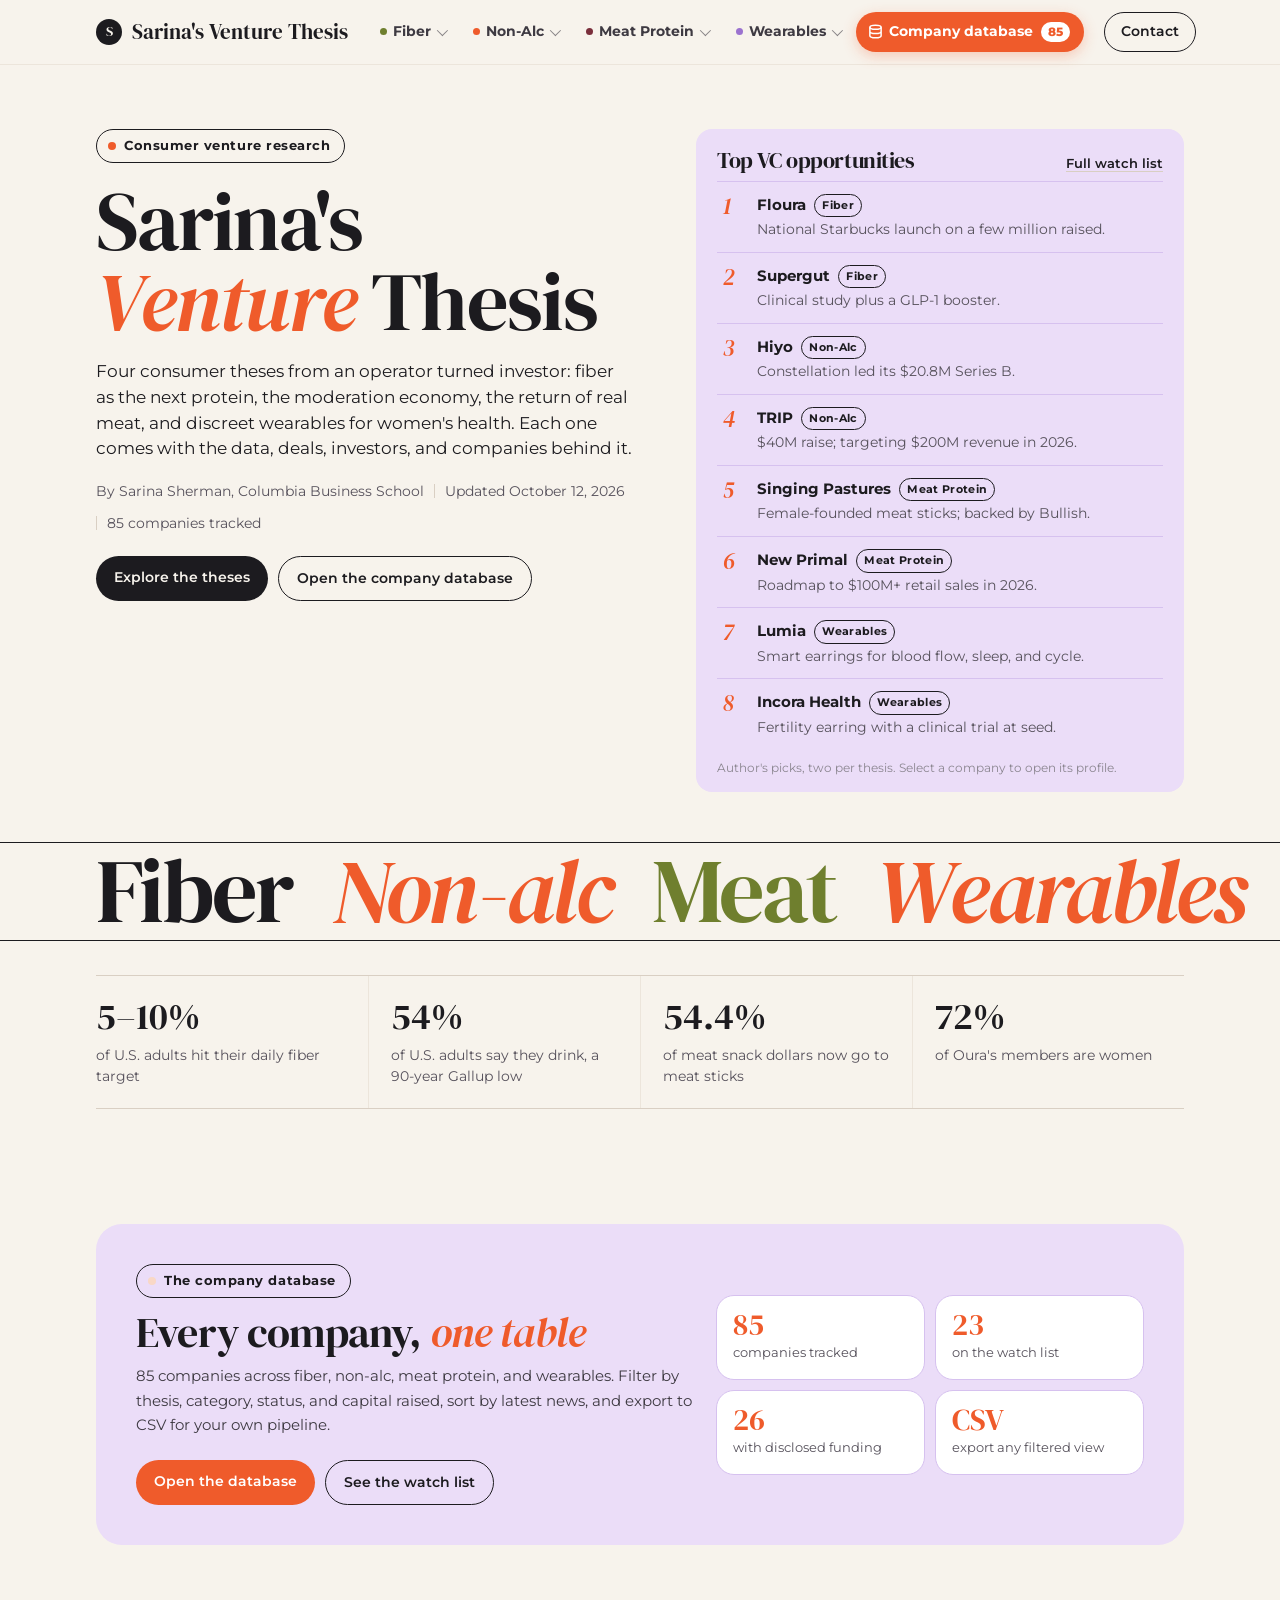
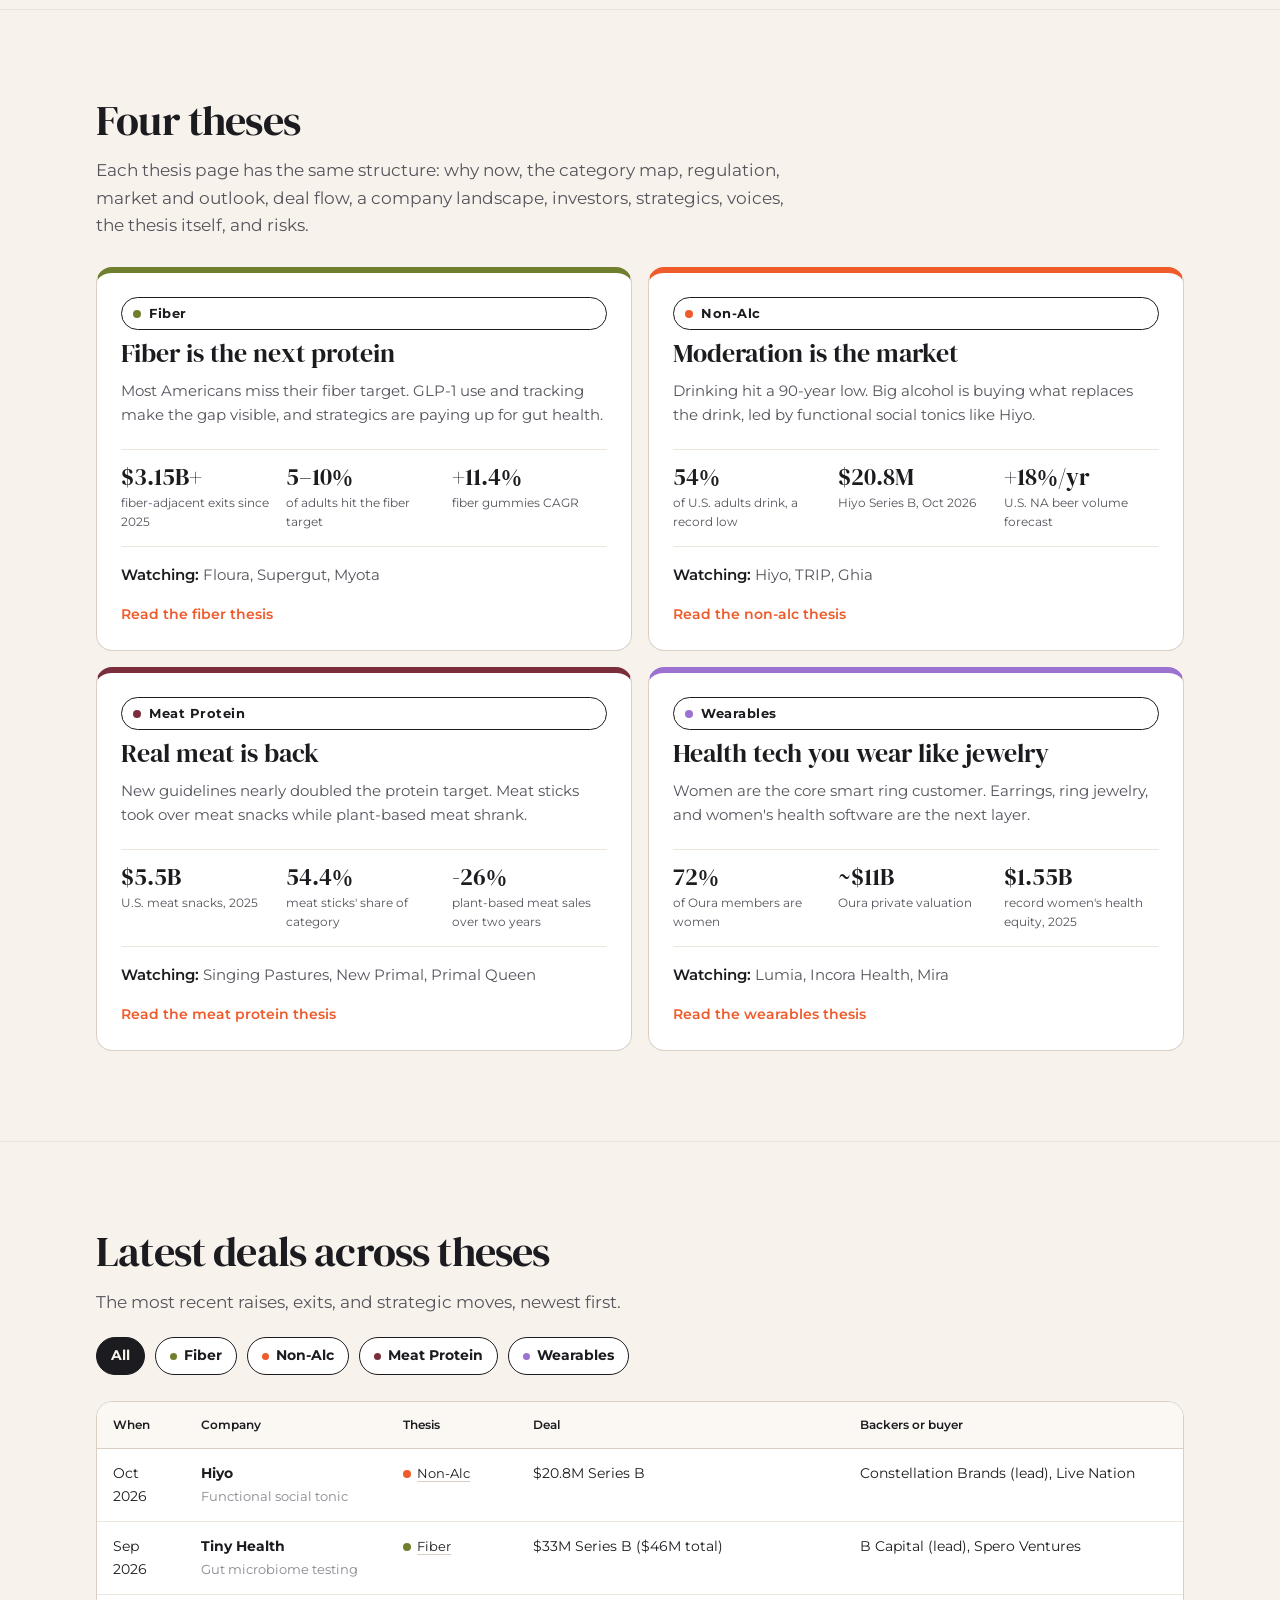
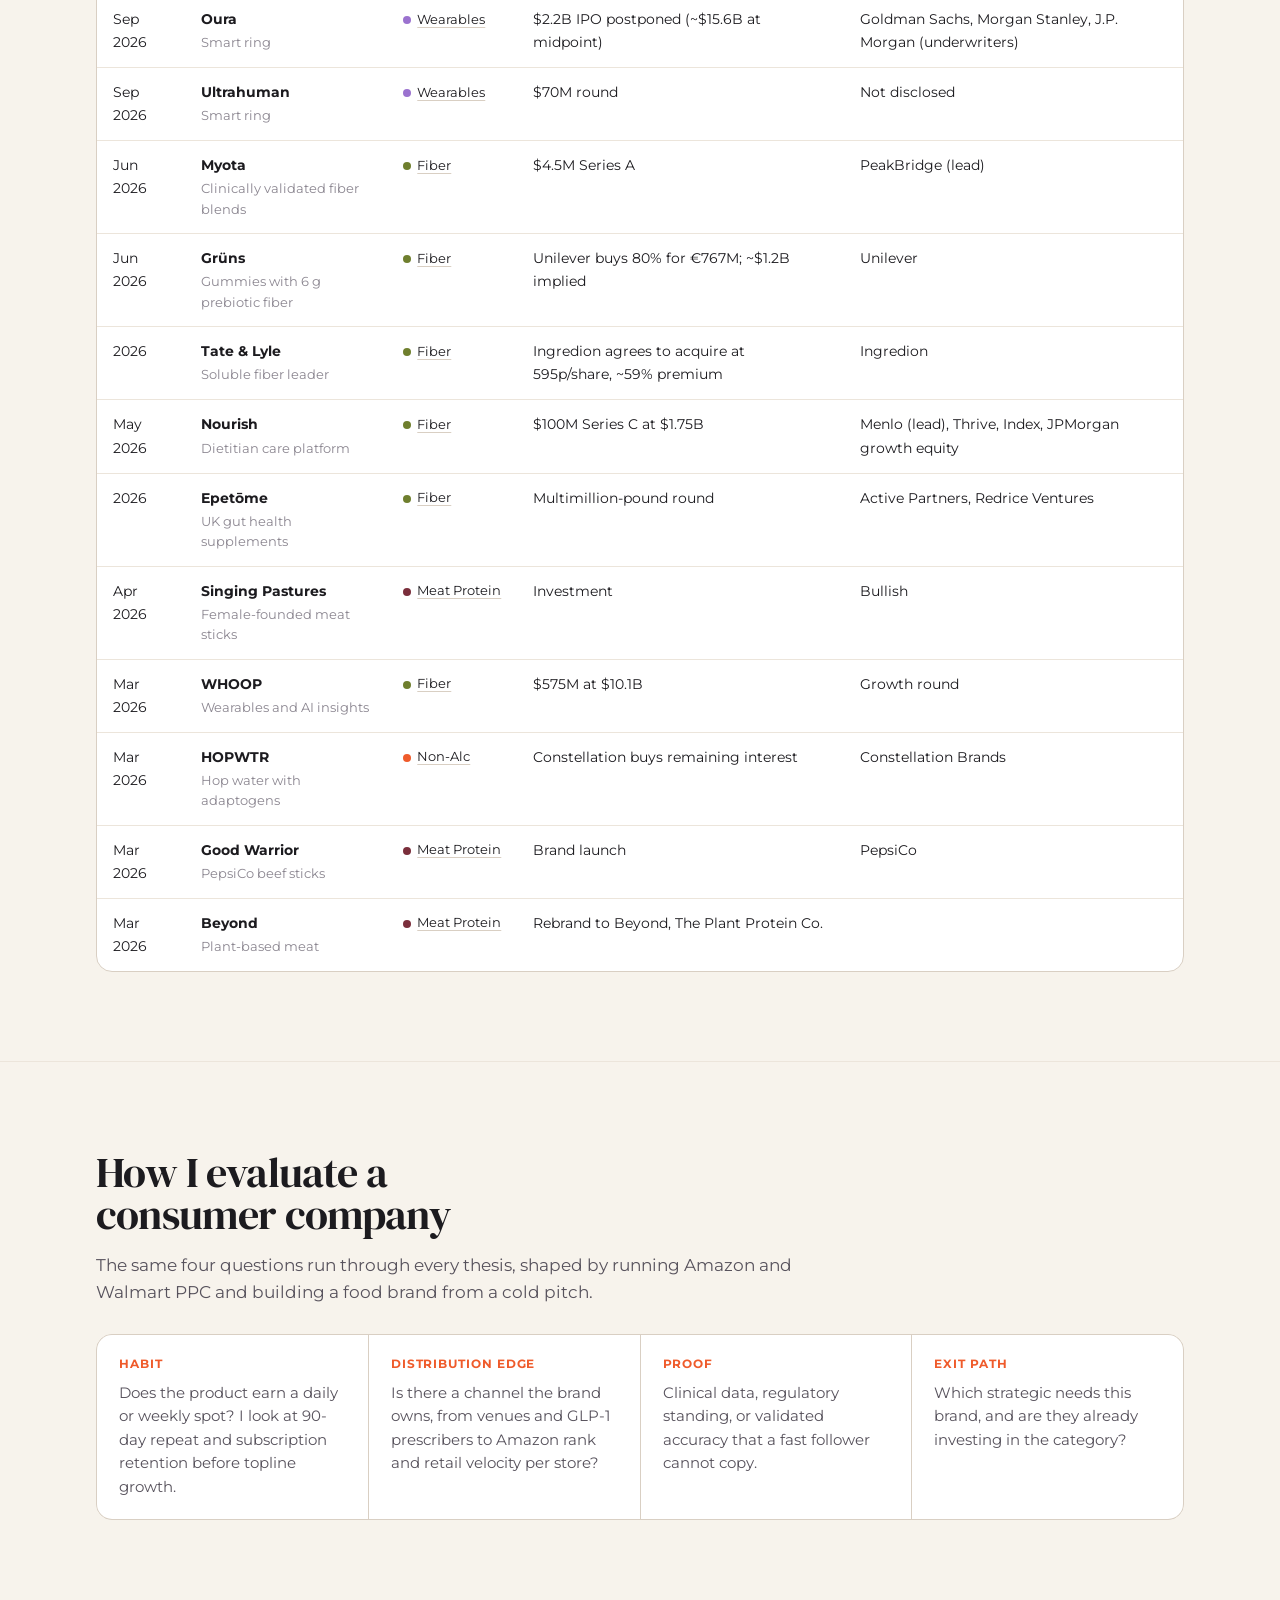
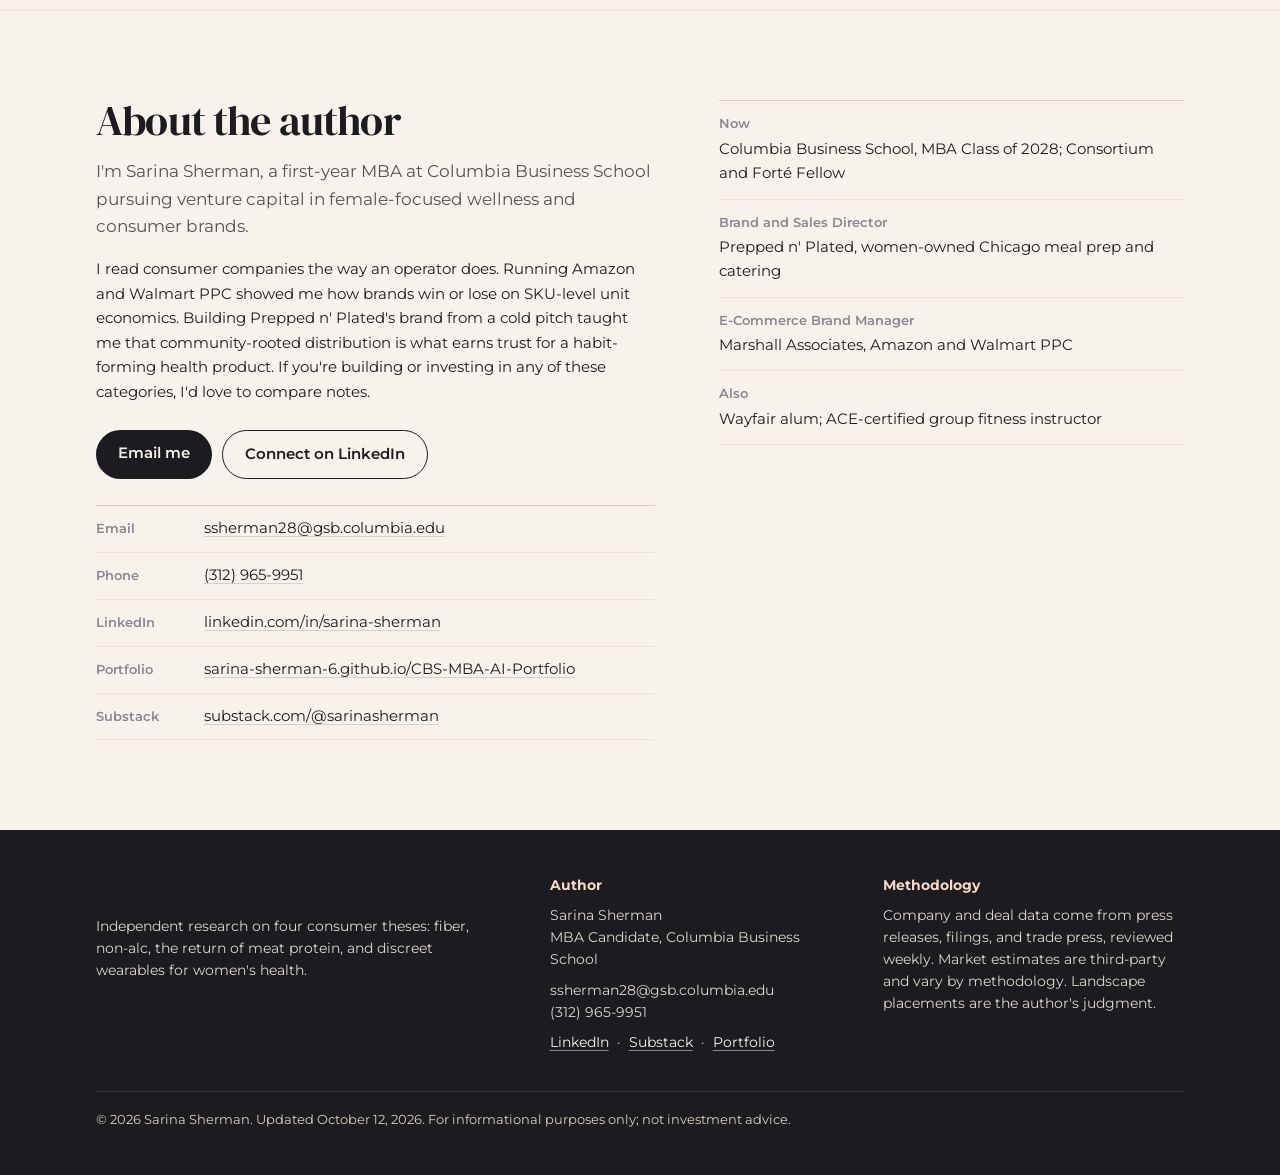
<file: index.html>
<!DOCTYPE html>
<html lang="en">
<head>
<meta charset="UTF-8">
<meta name="viewport" content="width=device-width, initial-scale=1, viewport-fit=cover">
<title>Sarina&#x27;s Venture Thesis</title>
<meta name="description" content="Four consumer venture theses by Sarina Sherman: fiber, non-alc, meat protein, and discreet wearables for women&#x27;s health.">
<meta property="og:title" content="Sarina&#x27;s Venture Thesis">
<meta property="og:description" content="Four consumer venture theses by Sarina Sherman: fiber, non-alc, meat protein, and discreet wearables for women&#x27;s health.">
<link rel="icon" href="data:image/svg+xml,%3Csvg xmlns='http://www.w3.org/2000/svg' viewBox='0 0 32 32'%3E%3Ccircle cx='16' cy='16' r='16' fill='%23EF5B2B'/%3E%3Ctext x='16' y='22' text-anchor='middle' font-family='Arial' font-weight='bold' font-size='17' fill='%23FBF8EF'%3ES%3C/text%3E%3C/svg%3E">
<link rel="preconnect" href="https://fonts.googleapis.com"><link rel="preconnect" href="https://fonts.gstatic.com" crossorigin><link href="https://fonts.googleapis.com/css2?family=DM+Serif+Display:ital@0;1&family=Montserrat:wght@400;500;600;700;800&display=swap" rel="stylesheet">
<link rel="stylesheet" href="assets/site.css">
</head>
<body>
<nav class="bar" aria-label="Site">
  <div class="wrap">
    <a class="brand" href="./"><span class="mark">S</span><b>Sarina's Venture Thesis</b></a>
    <ul class="nav"><li><a class="top" data-dd href="fiber.html"><i class="dot" style="background:#6F7F2E"></i>Fiber<i class="chev"></i></a><ul class="menu"><li><span class="mhead">Fiber thesis</span></li><li><a href="fiber.html#summary">The case in 60 seconds</a></li><li><a href="fiber.html#science">The science</a></li><li><a href="fiber.html#types">Fiber types</a></li><li><a href="fiber.html#rules">Regulation</a></li><li><a href="fiber.html#market">Market size</a></li><li><a href="fiber.html#outlook">Growth outlook</a></li><li><a href="fiber.html#deals">Deal flow</a></li><li><a href="fiber.html#landscape">Company landscape</a></li><li><a href="fiber.html#funds">Active investors</a></li><li><a href="fiber.html#strategics">Strategic activity</a></li><li><a href="fiber.html#voices">Notable voices</a></li><li><a href="fiber.html#thesis">Investment thesis</a></li><li><a href="fiber.html#risks">Key risks</a></li><li><a href="fiber.html#sources">Sources</a></li></ul></li><li><a class="top" data-dd href="non-alc.html"><i class="dot" style="background:#EF5B2B"></i>Non-Alc<i class="chev"></i></a><ul class="menu"><li><span class="mhead">Non-Alc thesis</span></li><li><a href="non-alc.html#summary">The case in 60 seconds</a></li><li><a href="non-alc.html#context">Why now</a></li><li><a href="non-alc.html#segments">Category map</a></li><li><a href="non-alc.html#rules">Regulation</a></li><li><a href="non-alc.html#outlook">Market and outlook</a></li><li><a href="non-alc.html#deals">Deal flow</a></li><li><a href="non-alc.html#landscape">Company landscape</a></li><li><a href="non-alc.html#funds">Active investors</a></li><li><a href="non-alc.html#strategics">Strategic activity</a></li><li><a href="non-alc.html#voices">Notable voices</a></li><li><a href="non-alc.html#thesis">Investment thesis</a></li><li><a href="non-alc.html#risks">Key risks</a></li><li><a href="non-alc.html#sources">Sources</a></li></ul></li><li><a class="top" data-dd href="meat-protein.html"><i class="dot" style="background:#7A2E3B"></i>Meat Protein<i class="chev"></i></a><ul class="menu"><li><span class="mhead">Meat Protein thesis</span></li><li><a href="meat-protein.html#summary">The case in 60 seconds</a></li><li><a href="meat-protein.html#context">Why now</a></li><li><a href="meat-protein.html#segments">Category map</a></li><li><a href="meat-protein.html#rules">Regulation</a></li><li><a href="meat-protein.html#outlook">Market and outlook</a></li><li><a href="meat-protein.html#deals">Deal flow</a></li><li><a href="meat-protein.html#landscape">Company landscape</a></li><li><a href="meat-protein.html#funds">Active investors</a></li><li><a href="meat-protein.html#strategics">Strategic activity</a></li><li><a href="meat-protein.html#voices">Notable voices</a></li><li><a href="meat-protein.html#thesis">Investment thesis</a></li><li><a href="meat-protein.html#risks">Key risks</a></li><li><a href="meat-protein.html#sources">Sources</a></li></ul></li><li><a class="top" data-dd href="wearables.html"><i class="dot" style="background:#9B72CF"></i>Wearables<i class="chev"></i></a><ul class="menu"><li><span class="mhead">Wearables thesis</span></li><li><a href="wearables.html#summary">The case in 60 seconds</a></li><li><a href="wearables.html#context">Why now</a></li><li><a href="wearables.html#segments">Category map</a></li><li><a href="wearables.html#rules">Regulation</a></li><li><a href="wearables.html#outlook">Market and outlook</a></li><li><a href="wearables.html#deals">Deal flow</a></li><li><a href="wearables.html#landscape">Company landscape</a></li><li><a href="wearables.html#funds">Active investors</a></li><li><a href="wearables.html#strategics">Strategic activity</a></li><li><a href="wearables.html#voices">Notable voices</a></li><li><a href="wearables.html#thesis">Investment thesis</a></li><li><a href="wearables.html#risks">Key risks</a></li><li><a href="wearables.html#sources">Sources</a></li></ul></li><li><a class="top dbtab" href="companies.html"><svg viewBox="0 0 16 16" aria-hidden="true"><ellipse cx="8" cy="3.5" rx="6" ry="2.2" fill="none" stroke="currentColor" stroke-width="1.6"/><path d="M2 3.5v9c0 1.2 2.7 2.2 6 2.2s6-1 6-2.2v-9M2 8c0 1.2 2.7 2.2 6 2.2s6-1 6-2.2" fill="none" stroke="currentColor" stroke-width="1.6"/></svg>Company database<span class="cnt">85</span></a></li></ul>
    <a class="navcta" href="./#about">Contact</a>
    <button class="navtoggle" id="navToggle" aria-expanded="false" aria-controls="mpanel">Menu</button>
  </div>
  <div class="wrap mpanel" id="mpanel" hidden><a href="./">Home</a><details><summary><i class="dot" style="background:#6F7F2E"></i>Fiber</summary><a href="fiber.html">Overview</a><a href="fiber.html#summary">The case in 60 seconds</a><a href="fiber.html#science">The science</a><a href="fiber.html#types">Fiber types</a><a href="fiber.html#rules">Regulation</a><a href="fiber.html#market">Market size</a><a href="fiber.html#outlook">Growth outlook</a><a href="fiber.html#deals">Deal flow</a><a href="fiber.html#landscape">Company landscape</a><a href="fiber.html#funds">Active investors</a><a href="fiber.html#strategics">Strategic activity</a><a href="fiber.html#voices">Notable voices</a><a href="fiber.html#thesis">Investment thesis</a><a href="fiber.html#risks">Key risks</a><a href="fiber.html#sources">Sources</a></details><details><summary><i class="dot" style="background:#EF5B2B"></i>Non-Alc</summary><a href="non-alc.html">Overview</a><a href="non-alc.html#summary">The case in 60 seconds</a><a href="non-alc.html#context">Why now</a><a href="non-alc.html#segments">Category map</a><a href="non-alc.html#rules">Regulation</a><a href="non-alc.html#outlook">Market and outlook</a><a href="non-alc.html#deals">Deal flow</a><a href="non-alc.html#landscape">Company landscape</a><a href="non-alc.html#funds">Active investors</a><a href="non-alc.html#strategics">Strategic activity</a><a href="non-alc.html#voices">Notable voices</a><a href="non-alc.html#thesis">Investment thesis</a><a href="non-alc.html#risks">Key risks</a><a href="non-alc.html#sources">Sources</a></details><details><summary><i class="dot" style="background:#7A2E3B"></i>Meat Protein</summary><a href="meat-protein.html">Overview</a><a href="meat-protein.html#summary">The case in 60 seconds</a><a href="meat-protein.html#context">Why now</a><a href="meat-protein.html#segments">Category map</a><a href="meat-protein.html#rules">Regulation</a><a href="meat-protein.html#outlook">Market and outlook</a><a href="meat-protein.html#deals">Deal flow</a><a href="meat-protein.html#landscape">Company landscape</a><a href="meat-protein.html#funds">Active investors</a><a href="meat-protein.html#strategics">Strategic activity</a><a href="meat-protein.html#voices">Notable voices</a><a href="meat-protein.html#thesis">Investment thesis</a><a href="meat-protein.html#risks">Key risks</a><a href="meat-protein.html#sources">Sources</a></details><details><summary><i class="dot" style="background:#9B72CF"></i>Wearables</summary><a href="wearables.html">Overview</a><a href="wearables.html#summary">The case in 60 seconds</a><a href="wearables.html#context">Why now</a><a href="wearables.html#segments">Category map</a><a href="wearables.html#rules">Regulation</a><a href="wearables.html#outlook">Market and outlook</a><a href="wearables.html#deals">Deal flow</a><a href="wearables.html#landscape">Company landscape</a><a href="wearables.html#funds">Active investors</a><a href="wearables.html#strategics">Strategic activity</a><a href="wearables.html#voices">Notable voices</a><a href="wearables.html#thesis">Investment thesis</a><a href="wearables.html#risks">Key risks</a><a href="wearables.html#sources">Sources</a></details><a class="mdb" href="companies.html">Company database (85 companies)</a><a href="./#about">Contact</a></div>
</nav>
<main id="top">
<div class="wrap">
<header class="hero">
  <div>
    <span class="eyebrow"><i></i>Consumer venture research</span>
    <h1>Sarina's <em>Venture</em> Thesis</h1>
    <p class="sub">Four consumer theses from an operator turned investor: fiber as the next protein, the moderation economy, the return of real meat, and discreet wearables for women's health. Each one comes with the data, deals, investors, and companies behind it.</p>
    <p class="meta"><span>By Sarina Sherman, Columbia Business School</span><span class="sep"></span><span>Updated October 12, 2026</span><span class="sep"></span><span>85 companies tracked</span></p>
    <div class="ctas"><a class="p" href="#theses">Explore the theses</a><a class="s" href="companies.html">Open the company database</a></div>
  </div>
  <aside class="topops" aria-labelledby="topopsT">
    <div class="topops-head"><h2 id="topopsT">Top VC opportunities</h2><a href="companies.html#watch" class="seeall">Full watch list</a></div>
    <ol><li><a class="opp" href="companies.html#co-floura"><span class="rk">1</span><span class="ob"><strong>Floura</strong><span class="tag">Fiber</span><em>National Starbucks launch on a few million raised.</em></span></a></li><li><a class="opp" href="companies.html#co-supergut"><span class="rk">2</span><span class="ob"><strong>Supergut</strong><span class="tag">Fiber</span><em>Clinical study plus a GLP-1 booster.</em></span></a></li><li><a class="opp" href="companies.html#co-hiyo"><span class="rk">3</span><span class="ob"><strong>Hiyo</strong><span class="tag">Non-Alc</span><em>Constellation led its $20.8M Series B.</em></span></a></li><li><a class="opp" href="companies.html#co-trip"><span class="rk">4</span><span class="ob"><strong>TRIP</strong><span class="tag">Non-Alc</span><em>$40M raise; targeting $200M revenue in 2026.</em></span></a></li><li><a class="opp" href="companies.html#co-singing-pastures"><span class="rk">5</span><span class="ob"><strong>Singing Pastures</strong><span class="tag">Meat Protein</span><em>Female-founded meat sticks; backed by Bullish.</em></span></a></li><li><a class="opp" href="companies.html#co-new-primal"><span class="rk">6</span><span class="ob"><strong>New Primal</strong><span class="tag">Meat Protein</span><em>Roadmap to $100M+ retail sales in 2026.</em></span></a></li><li><a class="opp" href="companies.html#co-lumia"><span class="rk">7</span><span class="ob"><strong>Lumia</strong><span class="tag">Wearables</span><em>Smart earrings for blood flow, sleep, and cycle.</em></span></a></li><li><a class="opp" href="companies.html#co-incora-health"><span class="rk">8</span><span class="ob"><strong>Incora Health</strong><span class="tag">Wearables</span><em>Fertility earring with a clinical trial at seed.</em></span></a></li></ol>
    <p class="topops-note">Author's picks, two per thesis. Select a company to open its profile.</p>
  </aside>
</header>
<div class="typeband" aria-hidden="true"><div><span>Fiber</span><em>Non-alc</em><span>Meat</span><em>Wearables</em><span>Fiber</span><em>Non-alc</em></div></div>
<div class="facts"><div><b>5–10%</b><span>of U.S. adults hit their daily fiber target</span></div><div><b>54%</b><span>of U.S. adults say they drink, a 90-year Gallup low</span></div><div><b>54.4%</b><span>of meat snack dollars now go to meat sticks</span></div><div><b>72%</b><span>of Oura's members are women</span></div></div>
</div>
<section class="dbsec" style="border-top:none"><div class="wrap"><div class="dbband">
  <div><span class="eyebrow" style="border-color:#fff;color:#fff"><i style="background:#F9D8C6"></i>The company database</span>
  <h2 style="margin-top:14px">Every company, <em>one table</em></h2>
  <p>85 companies across fiber, non-alc, meat protein, and wearables. Filter by thesis, category, status, and capital raised, sort by latest news, and export to CSV for your own pipeline.</p>
  <div class="ctas"><a class="p" href="companies.html">Open the database</a><a class="s" href="companies.html#watch">See the watch list</a></div></div>
  <div class="stats"><div><b>85</b><span>companies tracked</span></div><div><b>23</b><span>on the watch list</span></div><div><b>26</b><span>with disclosed funding</span></div><div><b>CSV</b><span>export any filtered view</span></div></div>
</div></div></section>
<section id="theses">
<div class="wrap">
  <h2>Four theses</h2>
  <p class="lede">Each thesis page has the same structure: why now, the category map, regulation, market and outlook, deal flow, a company landscape, investors, strategics, voices, the thesis itself, and risks.</p>
<div class="thgrid"><a class="thcard" href="fiber.html" style="--ac:#6F7F2E;text-decoration:none;color:inherit"><span class="eyebrow"><i style="background:#6F7F2E"></i>Fiber</span><h3>Fiber is the next protein</h3><p>Most Americans miss their fiber target. GLP-1 use and tracking make the gap visible, and strategics are paying up for gut health.</p><div class="thstats"><div><b>$3.15B+</b><span>fiber-adjacent exits since 2025</span></div><div><b>5–10%</b><span>of adults hit the fiber target</span></div><div><b>+11.4%</b><span>fiber gummies CAGR</span></div></div><p class="thpicks"><strong>Watching:</strong> Floura, Supergut, Myota</p><span class="go" style="color:var(--taupe-deep)">Read the fiber thesis</span></a><a class="thcard" href="non-alc.html" style="--ac:#EF5B2B;text-decoration:none;color:inherit"><span class="eyebrow"><i style="background:#EF5B2B"></i>Non-Alc</span><h3>Moderation is the market</h3><p>Drinking hit a 90-year low. Big alcohol is buying what replaces the drink, led by functional social tonics like Hiyo.</p><div class="thstats"><div><b>54%</b><span>of U.S. adults drink, a record low</span></div><div><b>$20.8M</b><span>Hiyo Series B, Oct 2026</span></div><div><b>+18%/yr</b><span>U.S. NA beer volume forecast</span></div></div><p class="thpicks"><strong>Watching:</strong> Hiyo, TRIP, Ghia</p><span class="go" style="color:var(--taupe-deep)">Read the non-alc thesis</span></a><a class="thcard" href="meat-protein.html" style="--ac:#7A2E3B;text-decoration:none;color:inherit"><span class="eyebrow"><i style="background:#7A2E3B"></i>Meat Protein</span><h3>Real meat is back</h3><p>New guidelines nearly doubled the protein target. Meat sticks took over meat snacks while plant-based meat shrank.</p><div class="thstats"><div><b>$5.5B</b><span>U.S. meat snacks, 2025</span></div><div><b>54.4%</b><span>meat sticks' share of category</span></div><div><b>-26%</b><span>plant-based meat sales over two years</span></div></div><p class="thpicks"><strong>Watching:</strong> Singing Pastures, New Primal, Primal Queen</p><span class="go" style="color:var(--taupe-deep)">Read the meat protein thesis</span></a><a class="thcard" href="wearables.html" style="--ac:#9B72CF;text-decoration:none;color:inherit"><span class="eyebrow"><i style="background:#9B72CF"></i>Wearables</span><h3>Health tech you wear like jewelry</h3><p>Women are the core smart ring customer. Earrings, ring jewelry, and women's health software are the next layer.</p><div class="thstats"><div><b>72%</b><span>of Oura members are women</span></div><div><b>~$11B</b><span>Oura private valuation</span></div><div><b>$1.55B</b><span>record women's health equity, 2025</span></div></div><p class="thpicks"><strong>Watching:</strong> Lumia, Incora Health, Mira</p><span class="go" style="color:var(--taupe-deep)">Read the wearables thesis</span></a></div>
</div>
</section>
<section id="deals">
<div class="wrap">
  <h2>Latest deals across theses</h2>
  <p class="lede">The most recent raises, exits, and strategic moves, newest first.</p>
<div class="controls" role="group" aria-label="Filter deals by thesis"><button class="flt" data-g="hd" data-f="all" aria-pressed="true">All</button><button class="flt" data-g="hd" data-f="fiber" aria-pressed="false"><i class="dot" style="background:#6F7F2E"></i>Fiber</button><button class="flt" data-g="hd" data-f="nonalc" aria-pressed="false"><i class="dot" style="background:#EF5B2B"></i>Non-Alc</button><button class="flt" data-g="hd" data-f="meat" aria-pressed="false"><i class="dot" style="background:#7A2E3B"></i>Meat Protein</button><button class="flt" data-g="hd" data-f="wear" aria-pressed="false"><i class="dot" style="background:#9B72CF"></i>Wearables</button></div><div class="tbl"><table style="min-width:820px" data-fg="hd"><thead><tr><th>When</th><th>Company</th><th>Thesis</th><th>Deal</th><th>Backers or buyer</th></tr></thead><tbody><tr data-tags="nonalc"><td>Oct 2026</td><td><strong>Hiyo</strong><span class="sub">Functional social tonic</span></td><td><a class="thchip" href="non-alc.html#deals"><i style="background:#EF5B2B"></i>Non-Alc</a></td><td>$20.8M Series B</td><td>Constellation Brands (lead), Live Nation</td></tr><tr data-tags="fiber"><td>Sep 2026</td><td><strong>Tiny Health</strong><span class="sub">Gut microbiome testing</span></td><td><a class="thchip" href="fiber.html#deals"><i style="background:#6F7F2E"></i>Fiber</a></td><td>$33M Series B ($46M total)</td><td>B Capital (lead), Spero Ventures</td></tr><tr data-tags="wear"><td>Sep 2026</td><td><strong>Oura</strong><span class="sub">Smart ring</span></td><td><a class="thchip" href="wearables.html#deals"><i style="background:#9B72CF"></i>Wearables</a></td><td>$2.2B IPO postponed (~$15.6B at midpoint)</td><td>Goldman Sachs, Morgan Stanley, J.P. Morgan (underwriters)</td></tr><tr data-tags="wear"><td>Sep 2026</td><td><strong>Ultrahuman</strong><span class="sub">Smart ring</span></td><td><a class="thchip" href="wearables.html#deals"><i style="background:#9B72CF"></i>Wearables</a></td><td>$70M round</td><td>Not disclosed</td></tr><tr data-tags="fiber"><td>Jun 2026</td><td><strong>Myota</strong><span class="sub">Clinically validated fiber blends</span></td><td><a class="thchip" href="fiber.html#deals"><i style="background:#6F7F2E"></i>Fiber</a></td><td>$4.5M Series A</td><td>PeakBridge (lead)</td></tr><tr data-tags="fiber"><td>Jun 2026</td><td><strong>Grüns</strong><span class="sub">Gummies with 6 g prebiotic fiber</span></td><td><a class="thchip" href="fiber.html#deals"><i style="background:#6F7F2E"></i>Fiber</a></td><td>Unilever buys 80% for €767M; ~$1.2B implied</td><td>Unilever</td></tr><tr data-tags="fiber"><td>2026</td><td><strong>Tate &amp; Lyle</strong><span class="sub">Soluble fiber leader</span></td><td><a class="thchip" href="fiber.html#deals"><i style="background:#6F7F2E"></i>Fiber</a></td><td>Ingredion agrees to acquire at 595p/share, ~59% premium</td><td>Ingredion</td></tr><tr data-tags="fiber"><td>May 2026</td><td><strong>Nourish</strong><span class="sub">Dietitian care platform</span></td><td><a class="thchip" href="fiber.html#deals"><i style="background:#6F7F2E"></i>Fiber</a></td><td>$100M Series C at $1.75B</td><td>Menlo (lead), Thrive, Index, JPMorgan growth equity</td></tr><tr data-tags="fiber"><td>2026</td><td><strong>Epetōme</strong><span class="sub">UK gut health supplements</span></td><td><a class="thchip" href="fiber.html#deals"><i style="background:#6F7F2E"></i>Fiber</a></td><td>Multimillion-pound round</td><td>Active Partners, Redrice Ventures</td></tr><tr data-tags="meat"><td>Apr 2026</td><td><strong>Singing Pastures</strong><span class="sub">Female-founded meat sticks</span></td><td><a class="thchip" href="meat-protein.html#deals"><i style="background:#7A2E3B"></i>Meat Protein</a></td><td>Investment</td><td>Bullish</td></tr><tr data-tags="fiber"><td>Mar 2026</td><td><strong>WHOOP</strong><span class="sub">Wearables and AI insights</span></td><td><a class="thchip" href="fiber.html#deals"><i style="background:#6F7F2E"></i>Fiber</a></td><td>$575M at $10.1B</td><td>Growth round</td></tr><tr data-tags="nonalc"><td>Mar 2026</td><td><strong>HOPWTR</strong><span class="sub">Hop water with adaptogens</span></td><td><a class="thchip" href="non-alc.html#deals"><i style="background:#EF5B2B"></i>Non-Alc</a></td><td>Constellation buys remaining interest</td><td>Constellation Brands</td></tr><tr data-tags="meat"><td>Mar 2026</td><td><strong>Good Warrior</strong><span class="sub">PepsiCo beef sticks</span></td><td><a class="thchip" href="meat-protein.html#deals"><i style="background:#7A2E3B"></i>Meat Protein</a></td><td>Brand launch</td><td>PepsiCo</td></tr><tr data-tags="meat"><td>Mar 2026</td><td><strong>Beyond</strong><span class="sub">Plant-based meat</span></td><td><a class="thchip" href="meat-protein.html#deals"><i style="background:#7A2E3B"></i>Meat Protein</a></td><td>Rebrand to Beyond, The Plant Protein Co.</td><td></td></tr></tbody></table></div>
</div>
</section>
<section id="lens">
<div class="wrap">
  <h2>How I evaluate a consumer company</h2>
  <p class="lede">The same four questions run through every thesis, shaped by running Amazon and Walmart PPC and building a food brand from a cold pitch.</p>
<div class="lens"><div><b>Habit</b><p>Does the product earn a daily or weekly spot? I look at 90-day repeat and subscription retention before topline growth.</p></div><div><b>Distribution edge</b><p>Is there a channel the brand owns, from venues and GLP-1 prescribers to Amazon rank and retail velocity per store?</p></div><div><b>Proof</b><p>Clinical data, regulatory standing, or validated accuracy that a fast follower cannot copy.</p></div><div><b>Exit path</b><p>Which strategic needs this brand, and are they already investing in the category?</p></div></div>
</div>
</section>
<section id="about">
<div class="wrap about">
  <div>
    <h2>About the author</h2>
    <p class="lede">I'm Sarina Sherman, a first-year MBA at Columbia Business School pursuing venture capital in female-focused wellness and consumer brands.</p>
    <p>I read consumer companies the way an operator does. Running Amazon and Walmart PPC showed me how brands win or lose on SKU-level unit economics. Building Prepped n' Plated's brand from a cold pitch taught me that community-rooted distribution is what earns trust for a habit-forming health product. If you're building or investing in any of these categories, I'd love to compare notes.</p>
    <div class="contact-row">
      <a class="cta" href="mailto:ssherman28@gsb.columbia.edu">Email me</a>
      <a class="cta ghost" href="https://www.linkedin.com/in/sarina-sherman/" target="_blank" rel="noopener">Connect on LinkedIn</a>
    </div>
    <ul class="contact">
      <li><span>Email</span><a href="mailto:ssherman28@gsb.columbia.edu">ssherman28@gsb.columbia.edu</a></li>
      <li><span>Phone</span><a href="tel:+13129659951">(312) 965-9951</a></li>
      <li><span>LinkedIn</span><a href="https://www.linkedin.com/in/sarina-sherman/" target="_blank" rel="noopener">linkedin.com/in/sarina-sherman</a></li>
      <li><span>Portfolio</span><a href="https://sarina-sherman-6.github.io/CBS-MBA-AI-Portfolio/" target="_blank" rel="noopener">sarina-sherman-6.github.io/CBS-MBA-AI-Portfolio</a></li>
      <li><span>Substack</span><a href="https://substack.com/@sarinasherman" target="_blank" rel="noopener">substack.com/@sarinasherman</a></li>
    </ul>
  </div>
  <ul class="flist">
    <li><span>Now</span>Columbia Business School, MBA Class of 2028; Consortium and Forté Fellow</li>
    <li><span>Brand and Sales Director</span>Prepped n' Plated, women-owned Chicago meal prep and catering</li>
    <li><span>E-Commerce Brand Manager</span>Marshall Associates, Amazon and Walmart PPC</li>
    <li><span>Also</span>Wayfair alum; ACE-certified group fitness instructor</li>
  </ul>
</div>
</section>

</main>
<footer><div class="wrap">
  <div class="fgrid">
    <div><b>Sarina's Venture Thesis</b><p>Independent research on four consumer theses: fiber, non-alc, the return of meat protein, and discreet wearables for women's health.</p></div>
    <div><p><strong style="color:#F9D8C6">Author</strong></p><p>Sarina Sherman<br>MBA Candidate, Columbia Business School</p><p>ssherman28@gsb.columbia.edu<br>(312) 965-9951</p><p><a href="https://www.linkedin.com/in/sarina-sherman/" target="_blank" rel="noopener">LinkedIn</a> &nbsp;&middot;&nbsp; <a href="https://substack.com/@sarinasherman" target="_blank" rel="noopener">Substack</a> &nbsp;&middot;&nbsp; <a href="https://sarina-sherman-6.github.io/CBS-MBA-AI-Portfolio/" target="_blank" rel="noopener">Portfolio</a></p></div>
    <div><p><strong style="color:#F9D8C6">Methodology</strong></p><p>Company and deal data come from press releases, filings, and trade press, reviewed weekly. Market estimates are third-party and vary by methodology. Landscape placements are the author's judgment.</p></div>
  </div>
  <div class="fine">&copy; 2026 Sarina Sherman. Updated October 12, 2026. For informational purposes only; not investment advice.</div>
</div></footer>
<script>window.CHARTS=[];</script><script src="assets/site.js"></script>
</body>
</html>
</file>
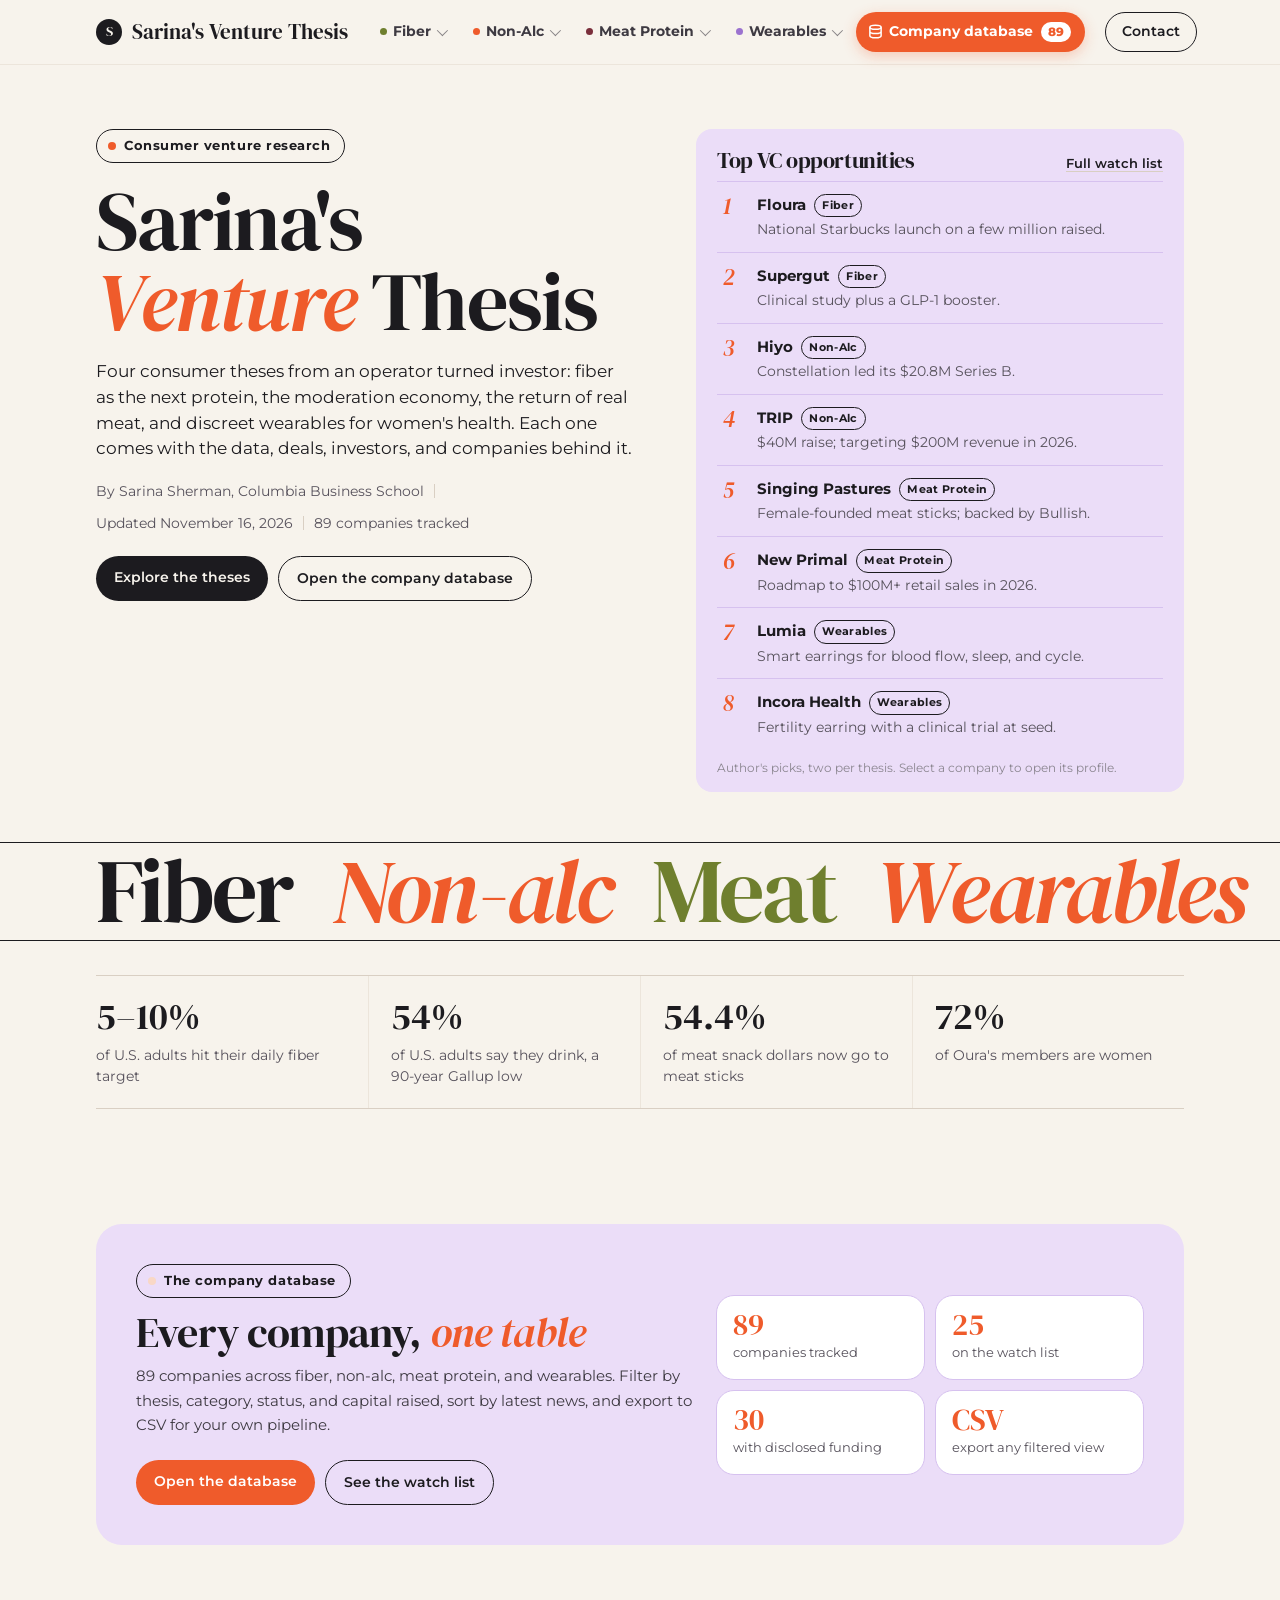
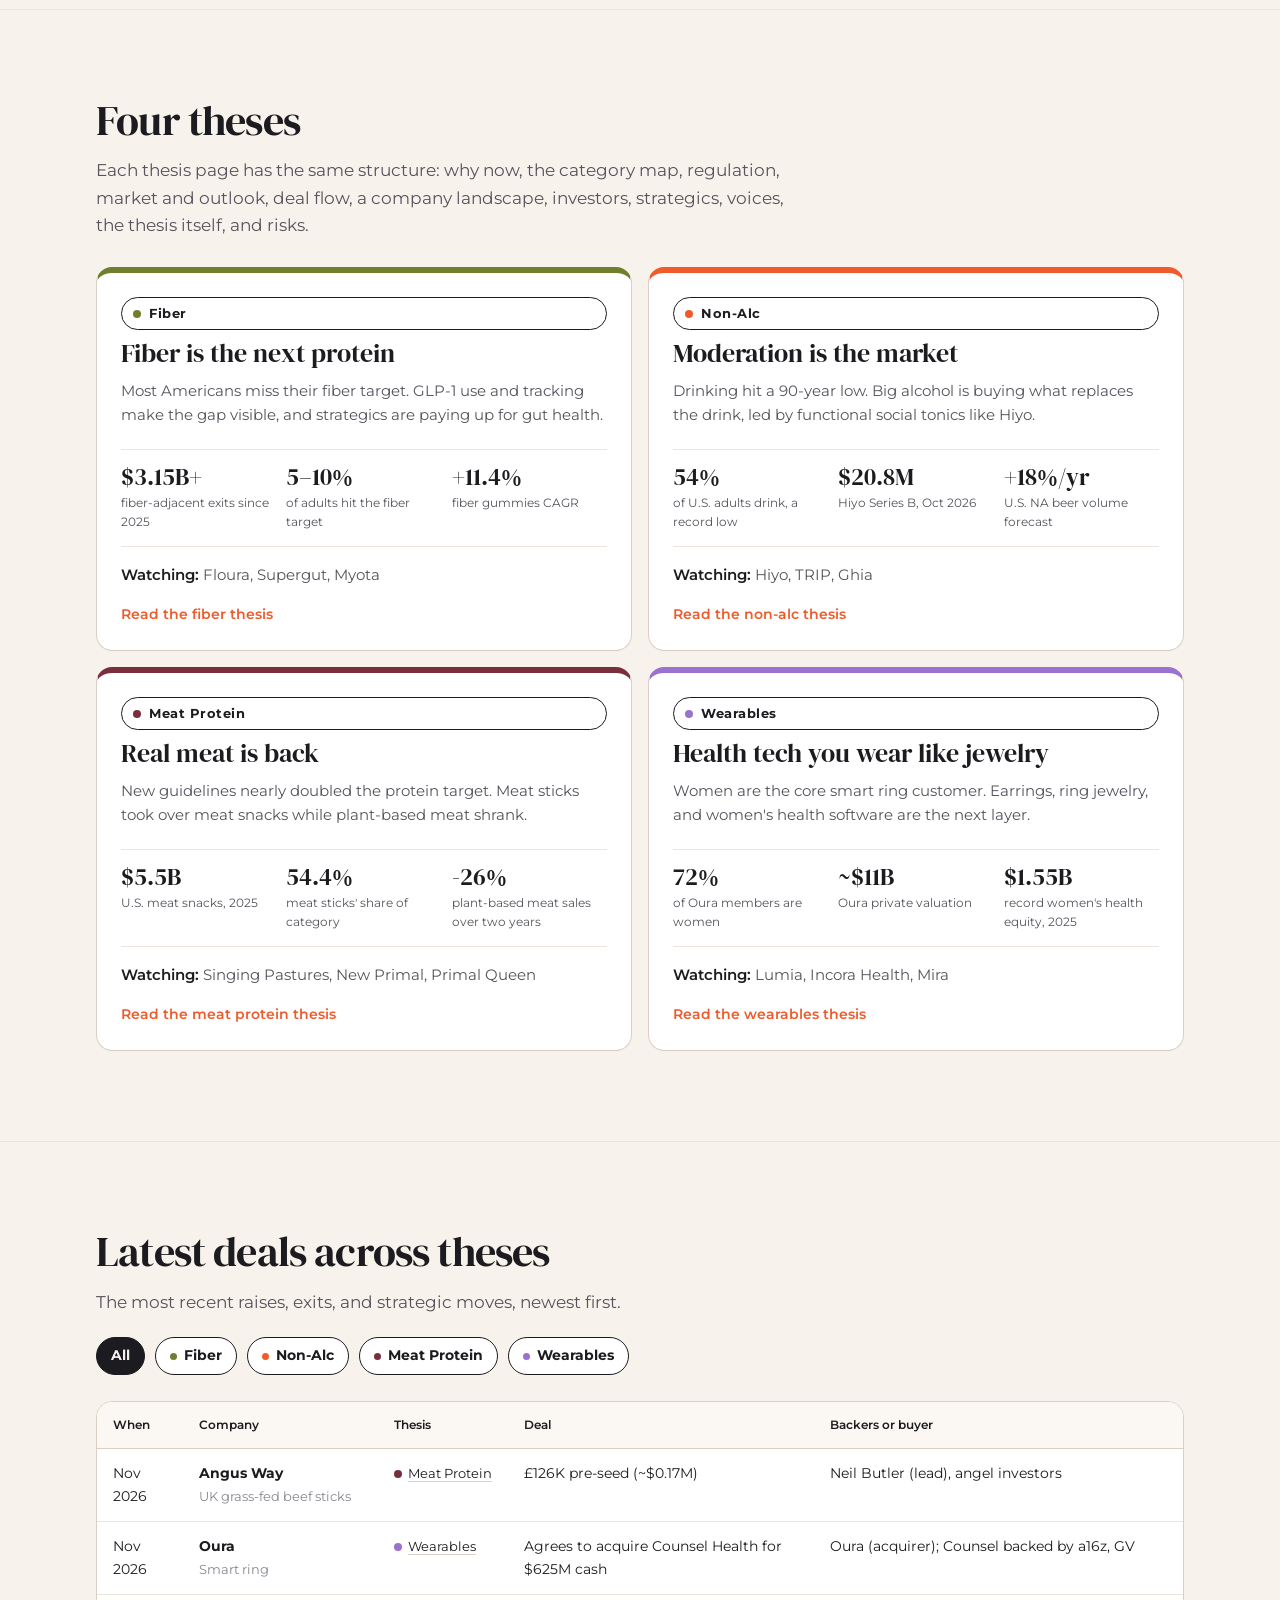
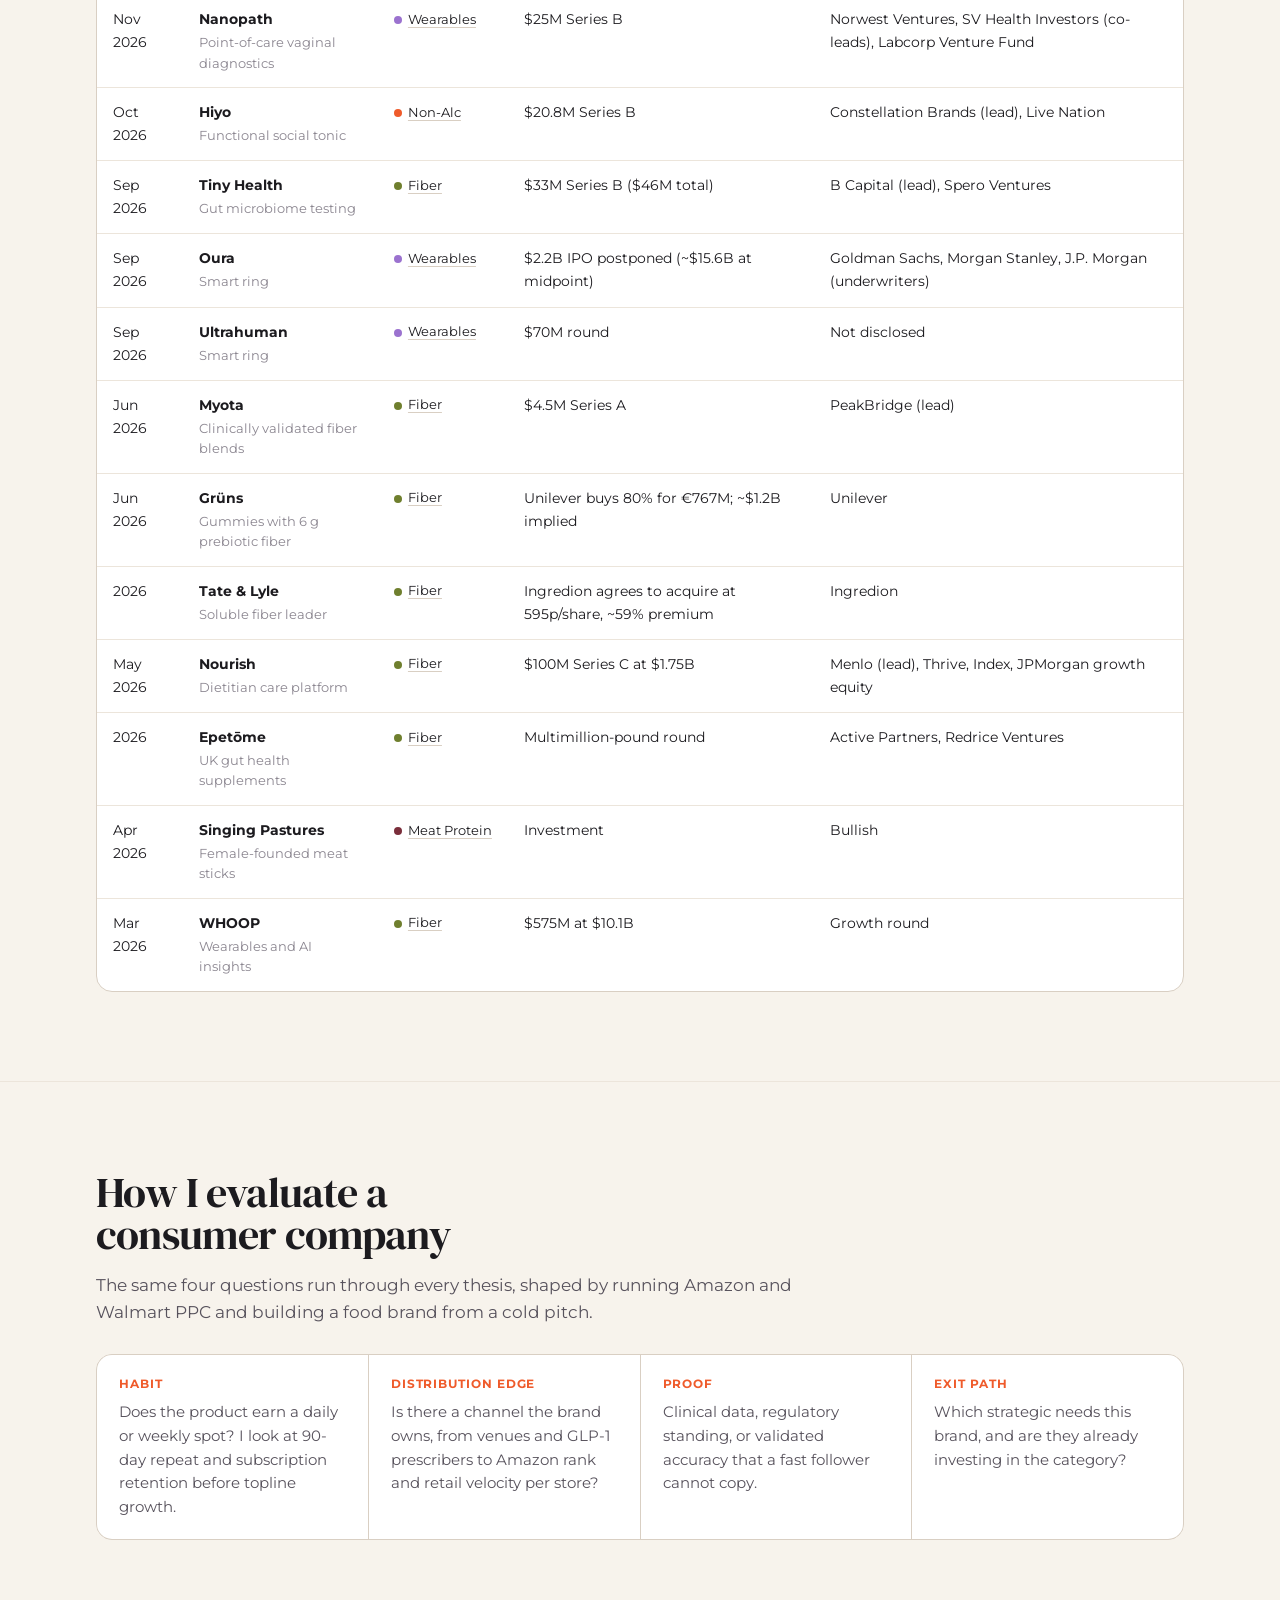
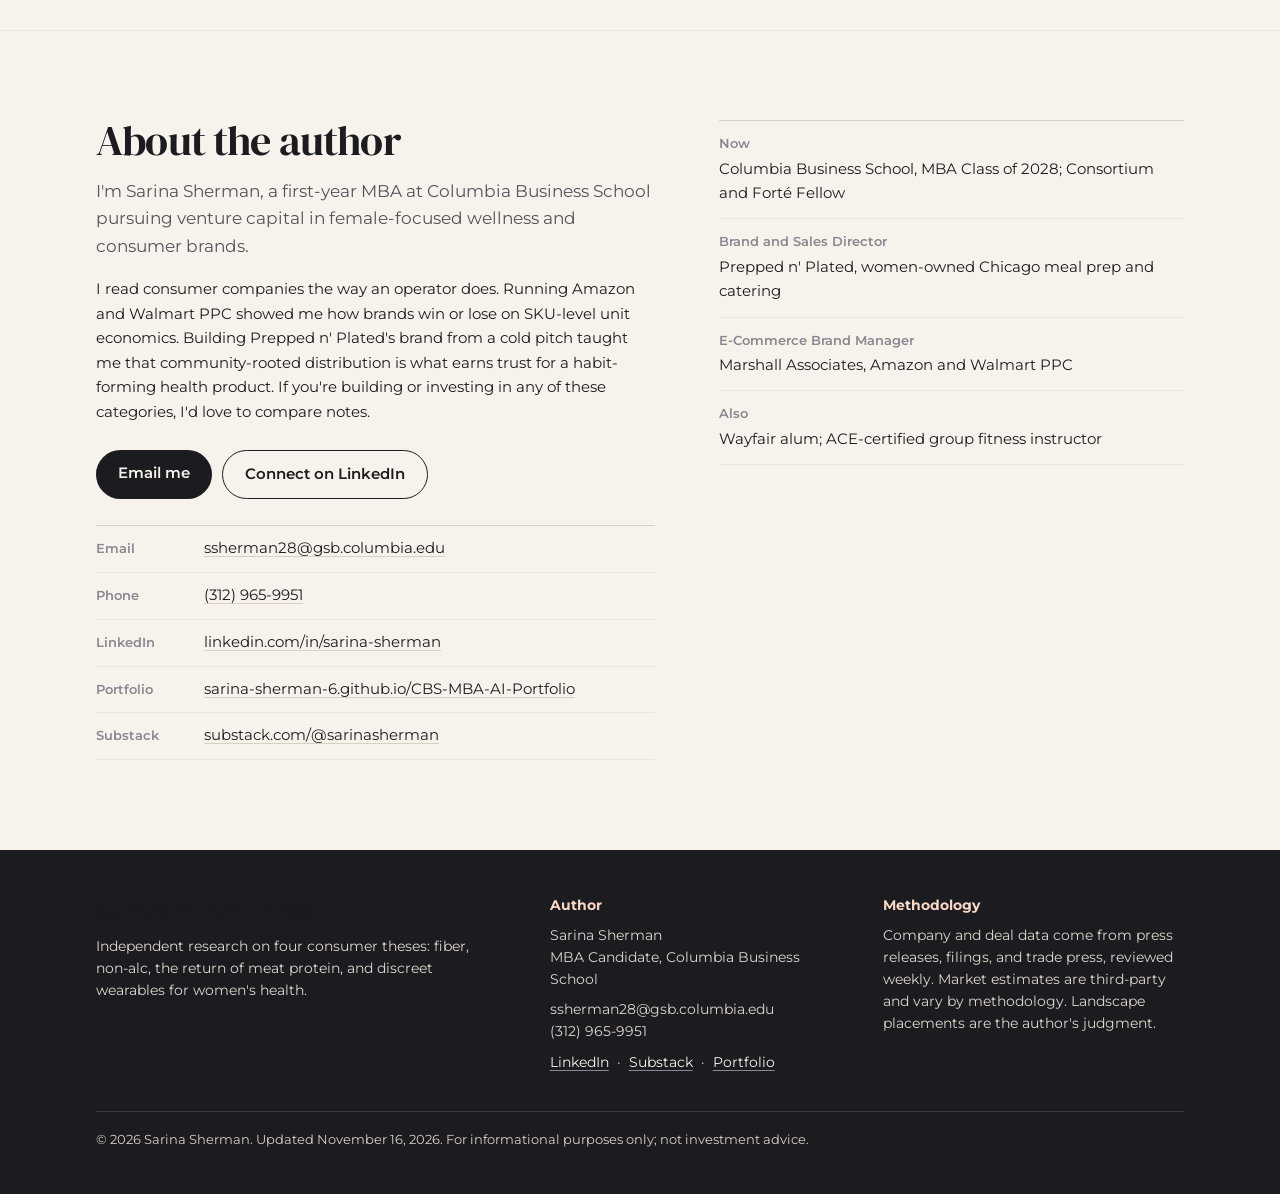
<file: docs/index.html>
<!DOCTYPE html>
<html lang="en">
<head>
<meta charset="UTF-8">
<meta name="viewport" content="width=device-width, initial-scale=1, viewport-fit=cover">
<title>Sarina&#x27;s Venture Thesis</title>
<meta name="description" content="Four consumer venture theses by Sarina Sherman: fiber, non-alc, meat protein, and discreet wearables for women&#x27;s health.">
<meta property="og:title" content="Sarina&#x27;s Venture Thesis">
<meta property="og:description" content="Four consumer venture theses by Sarina Sherman: fiber, non-alc, meat protein, and discreet wearables for women&#x27;s health.">
<link rel="icon" href="data:image/svg+xml,%3Csvg xmlns='http://www.w3.org/2000/svg' viewBox='0 0 32 32'%3E%3Ccircle cx='16' cy='16' r='16' fill='%23EF5B2B'/%3E%3Ctext x='16' y='22' text-anchor='middle' font-family='Arial' font-weight='bold' font-size='17' fill='%23FBF8EF'%3ES%3C/text%3E%3C/svg%3E">
<link rel="preconnect" href="https://fonts.googleapis.com"><link rel="preconnect" href="https://fonts.gstatic.com" crossorigin><link href="https://fonts.googleapis.com/css2?family=DM+Serif+Display:ital@0;1&family=Montserrat:wght@400;500;600;700;800&display=swap" rel="stylesheet">
<link rel="stylesheet" href="assets/site.css">
</head>
<body>
<nav class="bar" aria-label="Site">
  <div class="wrap">
    <a class="brand" href="./"><span class="mark">S</span><b>Sarina's Venture Thesis</b></a>
    <ul class="nav"><li><a class="top" data-dd href="fiber.html"><i class="dot" style="background:#6F7F2E"></i>Fiber<i class="chev"></i></a><ul class="menu"><li><span class="mhead">Fiber thesis</span></li><li><a href="fiber.html#summary">The case in 60 seconds</a></li><li><a href="fiber.html#science">The science</a></li><li><a href="fiber.html#types">Fiber types</a></li><li><a href="fiber.html#rules">Regulation</a></li><li><a href="fiber.html#market">Market size</a></li><li><a href="fiber.html#outlook">Growth outlook</a></li><li><a href="fiber.html#deals">Deal flow</a></li><li><a href="fiber.html#landscape">Company landscape</a></li><li><a href="fiber.html#funds">Active investors</a></li><li><a href="fiber.html#strategics">Strategic activity</a></li><li><a href="fiber.html#voices">Notable voices</a></li><li><a href="fiber.html#thesis">Investment thesis</a></li><li><a href="fiber.html#risks">Key risks</a></li><li><a href="fiber.html#sources">Sources</a></li></ul></li><li><a class="top" data-dd href="non-alc.html"><i class="dot" style="background:#EF5B2B"></i>Non-Alc<i class="chev"></i></a><ul class="menu"><li><span class="mhead">Non-Alc thesis</span></li><li><a href="non-alc.html#summary">The case in 60 seconds</a></li><li><a href="non-alc.html#context">Why now</a></li><li><a href="non-alc.html#segments">Category map</a></li><li><a href="non-alc.html#rules">Regulation</a></li><li><a href="non-alc.html#outlook">Market and outlook</a></li><li><a href="non-alc.html#deals">Deal flow</a></li><li><a href="non-alc.html#landscape">Company landscape</a></li><li><a href="non-alc.html#funds">Active investors</a></li><li><a href="non-alc.html#strategics">Strategic activity</a></li><li><a href="non-alc.html#voices">Notable voices</a></li><li><a href="non-alc.html#thesis">Investment thesis</a></li><li><a href="non-alc.html#risks">Key risks</a></li><li><a href="non-alc.html#sources">Sources</a></li></ul></li><li><a class="top" data-dd href="meat-protein.html"><i class="dot" style="background:#7A2E3B"></i>Meat Protein<i class="chev"></i></a><ul class="menu"><li><span class="mhead">Meat Protein thesis</span></li><li><a href="meat-protein.html#summary">The case in 60 seconds</a></li><li><a href="meat-protein.html#context">Why now</a></li><li><a href="meat-protein.html#segments">Category map</a></li><li><a href="meat-protein.html#rules">Regulation</a></li><li><a href="meat-protein.html#outlook">Market and outlook</a></li><li><a href="meat-protein.html#deals">Deal flow</a></li><li><a href="meat-protein.html#landscape">Company landscape</a></li><li><a href="meat-protein.html#funds">Active investors</a></li><li><a href="meat-protein.html#strategics">Strategic activity</a></li><li><a href="meat-protein.html#voices">Notable voices</a></li><li><a href="meat-protein.html#thesis">Investment thesis</a></li><li><a href="meat-protein.html#risks">Key risks</a></li><li><a href="meat-protein.html#sources">Sources</a></li></ul></li><li><a class="top" data-dd href="wearables.html"><i class="dot" style="background:#9B72CF"></i>Wearables<i class="chev"></i></a><ul class="menu"><li><span class="mhead">Wearables thesis</span></li><li><a href="wearables.html#summary">The case in 60 seconds</a></li><li><a href="wearables.html#context">Why now</a></li><li><a href="wearables.html#segments">Category map</a></li><li><a href="wearables.html#rules">Regulation</a></li><li><a href="wearables.html#outlook">Market and outlook</a></li><li><a href="wearables.html#deals">Deal flow</a></li><li><a href="wearables.html#landscape">Company landscape</a></li><li><a href="wearables.html#funds">Active investors</a></li><li><a href="wearables.html#strategics">Strategic activity</a></li><li><a href="wearables.html#voices">Notable voices</a></li><li><a href="wearables.html#thesis">Investment thesis</a></li><li><a href="wearables.html#risks">Key risks</a></li><li><a href="wearables.html#sources">Sources</a></li></ul></li><li><a class="top dbtab" href="companies.html"><svg viewBox="0 0 16 16" aria-hidden="true"><ellipse cx="8" cy="3.5" rx="6" ry="2.2" fill="none" stroke="currentColor" stroke-width="1.6"/><path d="M2 3.5v9c0 1.2 2.7 2.2 6 2.2s6-1 6-2.2v-9M2 8c0 1.2 2.7 2.2 6 2.2s6-1 6-2.2" fill="none" stroke="currentColor" stroke-width="1.6"/></svg>Company database<span class="cnt">89</span></a></li></ul>
    <a class="navcta" href="./#about">Contact</a>
    <button class="navtoggle" id="navToggle" aria-expanded="false" aria-controls="mpanel">Menu</button>
  </div>
  <div class="wrap mpanel" id="mpanel" hidden><a href="./">Home</a><details><summary><i class="dot" style="background:#6F7F2E"></i>Fiber</summary><a href="fiber.html">Overview</a><a href="fiber.html#summary">The case in 60 seconds</a><a href="fiber.html#science">The science</a><a href="fiber.html#types">Fiber types</a><a href="fiber.html#rules">Regulation</a><a href="fiber.html#market">Market size</a><a href="fiber.html#outlook">Growth outlook</a><a href="fiber.html#deals">Deal flow</a><a href="fiber.html#landscape">Company landscape</a><a href="fiber.html#funds">Active investors</a><a href="fiber.html#strategics">Strategic activity</a><a href="fiber.html#voices">Notable voices</a><a href="fiber.html#thesis">Investment thesis</a><a href="fiber.html#risks">Key risks</a><a href="fiber.html#sources">Sources</a></details><details><summary><i class="dot" style="background:#EF5B2B"></i>Non-Alc</summary><a href="non-alc.html">Overview</a><a href="non-alc.html#summary">The case in 60 seconds</a><a href="non-alc.html#context">Why now</a><a href="non-alc.html#segments">Category map</a><a href="non-alc.html#rules">Regulation</a><a href="non-alc.html#outlook">Market and outlook</a><a href="non-alc.html#deals">Deal flow</a><a href="non-alc.html#landscape">Company landscape</a><a href="non-alc.html#funds">Active investors</a><a href="non-alc.html#strategics">Strategic activity</a><a href="non-alc.html#voices">Notable voices</a><a href="non-alc.html#thesis">Investment thesis</a><a href="non-alc.html#risks">Key risks</a><a href="non-alc.html#sources">Sources</a></details><details><summary><i class="dot" style="background:#7A2E3B"></i>Meat Protein</summary><a href="meat-protein.html">Overview</a><a href="meat-protein.html#summary">The case in 60 seconds</a><a href="meat-protein.html#context">Why now</a><a href="meat-protein.html#segments">Category map</a><a href="meat-protein.html#rules">Regulation</a><a href="meat-protein.html#outlook">Market and outlook</a><a href="meat-protein.html#deals">Deal flow</a><a href="meat-protein.html#landscape">Company landscape</a><a href="meat-protein.html#funds">Active investors</a><a href="meat-protein.html#strategics">Strategic activity</a><a href="meat-protein.html#voices">Notable voices</a><a href="meat-protein.html#thesis">Investment thesis</a><a href="meat-protein.html#risks">Key risks</a><a href="meat-protein.html#sources">Sources</a></details><details><summary><i class="dot" style="background:#9B72CF"></i>Wearables</summary><a href="wearables.html">Overview</a><a href="wearables.html#summary">The case in 60 seconds</a><a href="wearables.html#context">Why now</a><a href="wearables.html#segments">Category map</a><a href="wearables.html#rules">Regulation</a><a href="wearables.html#outlook">Market and outlook</a><a href="wearables.html#deals">Deal flow</a><a href="wearables.html#landscape">Company landscape</a><a href="wearables.html#funds">Active investors</a><a href="wearables.html#strategics">Strategic activity</a><a href="wearables.html#voices">Notable voices</a><a href="wearables.html#thesis">Investment thesis</a><a href="wearables.html#risks">Key risks</a><a href="wearables.html#sources">Sources</a></details><a class="mdb" href="companies.html">Company database (89 companies)</a><a href="./#about">Contact</a></div>
</nav>
<main id="top">
<div class="wrap">
<header class="hero">
  <div>
    <span class="eyebrow"><i></i>Consumer venture research</span>
    <h1>Sarina's <em>Venture</em> Thesis</h1>
    <p class="sub">Four consumer theses from an operator turned investor: fiber as the next protein, the moderation economy, the return of real meat, and discreet wearables for women's health. Each one comes with the data, deals, investors, and companies behind it.</p>
    <p class="meta"><span>By Sarina Sherman, Columbia Business School</span><span class="sep"></span><span>Updated November 16, 2026</span><span class="sep"></span><span>89 companies tracked</span></p>
    <div class="ctas"><a class="p" href="#theses">Explore the theses</a><a class="s" href="companies.html">Open the company database</a></div>
  </div>
  <aside class="topops" aria-labelledby="topopsT">
    <div class="topops-head"><h2 id="topopsT">Top VC opportunities</h2><a href="companies.html#watch" class="seeall">Full watch list</a></div>
    <ol><li><a class="opp" href="companies.html#co-floura"><span class="rk">1</span><span class="ob"><strong>Floura</strong><span class="tag">Fiber</span><em>National Starbucks launch on a few million raised.</em></span></a></li><li><a class="opp" href="companies.html#co-supergut"><span class="rk">2</span><span class="ob"><strong>Supergut</strong><span class="tag">Fiber</span><em>Clinical study plus a GLP-1 booster.</em></span></a></li><li><a class="opp" href="companies.html#co-hiyo"><span class="rk">3</span><span class="ob"><strong>Hiyo</strong><span class="tag">Non-Alc</span><em>Constellation led its $20.8M Series B.</em></span></a></li><li><a class="opp" href="companies.html#co-trip"><span class="rk">4</span><span class="ob"><strong>TRIP</strong><span class="tag">Non-Alc</span><em>$40M raise; targeting $200M revenue in 2026.</em></span></a></li><li><a class="opp" href="companies.html#co-singing-pastures"><span class="rk">5</span><span class="ob"><strong>Singing Pastures</strong><span class="tag">Meat Protein</span><em>Female-founded meat sticks; backed by Bullish.</em></span></a></li><li><a class="opp" href="companies.html#co-new-primal"><span class="rk">6</span><span class="ob"><strong>New Primal</strong><span class="tag">Meat Protein</span><em>Roadmap to $100M+ retail sales in 2026.</em></span></a></li><li><a class="opp" href="companies.html#co-lumia"><span class="rk">7</span><span class="ob"><strong>Lumia</strong><span class="tag">Wearables</span><em>Smart earrings for blood flow, sleep, and cycle.</em></span></a></li><li><a class="opp" href="companies.html#co-incora-health"><span class="rk">8</span><span class="ob"><strong>Incora Health</strong><span class="tag">Wearables</span><em>Fertility earring with a clinical trial at seed.</em></span></a></li></ol>
    <p class="topops-note">Author's picks, two per thesis. Select a company to open its profile.</p>
  </aside>
</header>
<div class="typeband" aria-hidden="true"><div><span>Fiber</span><em>Non-alc</em><span>Meat</span><em>Wearables</em><span>Fiber</span><em>Non-alc</em></div></div>
<div class="facts"><div><b>5–10%</b><span>of U.S. adults hit their daily fiber target</span></div><div><b>54%</b><span>of U.S. adults say they drink, a 90-year Gallup low</span></div><div><b>54.4%</b><span>of meat snack dollars now go to meat sticks</span></div><div><b>72%</b><span>of Oura's members are women</span></div></div>
</div>
<section class="dbsec" style="border-top:none"><div class="wrap"><div class="dbband">
  <div><span class="eyebrow" style="border-color:#fff;color:#fff"><i style="background:#F9D8C6"></i>The company database</span>
  <h2 style="margin-top:14px">Every company, <em>one table</em></h2>
  <p>89 companies across fiber, non-alc, meat protein, and wearables. Filter by thesis, category, status, and capital raised, sort by latest news, and export to CSV for your own pipeline.</p>
  <div class="ctas"><a class="p" href="companies.html">Open the database</a><a class="s" href="companies.html#watch">See the watch list</a></div></div>
  <div class="stats"><div><b>89</b><span>companies tracked</span></div><div><b>25</b><span>on the watch list</span></div><div><b>30</b><span>with disclosed funding</span></div><div><b>CSV</b><span>export any filtered view</span></div></div>
</div></div></section>
<section id="theses">
<div class="wrap">
  <h2>Four theses</h2>
  <p class="lede">Each thesis page has the same structure: why now, the category map, regulation, market and outlook, deal flow, a company landscape, investors, strategics, voices, the thesis itself, and risks.</p>
<div class="thgrid"><a class="thcard" href="fiber.html" style="--ac:#6F7F2E;text-decoration:none;color:inherit"><span class="eyebrow"><i style="background:#6F7F2E"></i>Fiber</span><h3>Fiber is the next protein</h3><p>Most Americans miss their fiber target. GLP-1 use and tracking make the gap visible, and strategics are paying up for gut health.</p><div class="thstats"><div><b>$3.15B+</b><span>fiber-adjacent exits since 2025</span></div><div><b>5–10%</b><span>of adults hit the fiber target</span></div><div><b>+11.4%</b><span>fiber gummies CAGR</span></div></div><p class="thpicks"><strong>Watching:</strong> Floura, Supergut, Myota</p><span class="go" style="color:var(--taupe-deep)">Read the fiber thesis</span></a><a class="thcard" href="non-alc.html" style="--ac:#EF5B2B;text-decoration:none;color:inherit"><span class="eyebrow"><i style="background:#EF5B2B"></i>Non-Alc</span><h3>Moderation is the market</h3><p>Drinking hit a 90-year low. Big alcohol is buying what replaces the drink, led by functional social tonics like Hiyo.</p><div class="thstats"><div><b>54%</b><span>of U.S. adults drink, a record low</span></div><div><b>$20.8M</b><span>Hiyo Series B, Oct 2026</span></div><div><b>+18%/yr</b><span>U.S. NA beer volume forecast</span></div></div><p class="thpicks"><strong>Watching:</strong> Hiyo, TRIP, Ghia</p><span class="go" style="color:var(--taupe-deep)">Read the non-alc thesis</span></a><a class="thcard" href="meat-protein.html" style="--ac:#7A2E3B;text-decoration:none;color:inherit"><span class="eyebrow"><i style="background:#7A2E3B"></i>Meat Protein</span><h3>Real meat is back</h3><p>New guidelines nearly doubled the protein target. Meat sticks took over meat snacks while plant-based meat shrank.</p><div class="thstats"><div><b>$5.5B</b><span>U.S. meat snacks, 2025</span></div><div><b>54.4%</b><span>meat sticks' share of category</span></div><div><b>-26%</b><span>plant-based meat sales over two years</span></div></div><p class="thpicks"><strong>Watching:</strong> Singing Pastures, New Primal, Primal Queen</p><span class="go" style="color:var(--taupe-deep)">Read the meat protein thesis</span></a><a class="thcard" href="wearables.html" style="--ac:#9B72CF;text-decoration:none;color:inherit"><span class="eyebrow"><i style="background:#9B72CF"></i>Wearables</span><h3>Health tech you wear like jewelry</h3><p>Women are the core smart ring customer. Earrings, ring jewelry, and women's health software are the next layer.</p><div class="thstats"><div><b>72%</b><span>of Oura members are women</span></div><div><b>~$11B</b><span>Oura private valuation</span></div><div><b>$1.55B</b><span>record women's health equity, 2025</span></div></div><p class="thpicks"><strong>Watching:</strong> Lumia, Incora Health, Mira</p><span class="go" style="color:var(--taupe-deep)">Read the wearables thesis</span></a></div>
</div>
</section>
<section id="deals">
<div class="wrap">
  <h2>Latest deals across theses</h2>
  <p class="lede">The most recent raises, exits, and strategic moves, newest first.</p>
<div class="controls" role="group" aria-label="Filter deals by thesis"><button class="flt" data-g="hd" data-f="all" aria-pressed="true">All</button><button class="flt" data-g="hd" data-f="fiber" aria-pressed="false"><i class="dot" style="background:#6F7F2E"></i>Fiber</button><button class="flt" data-g="hd" data-f="nonalc" aria-pressed="false"><i class="dot" style="background:#EF5B2B"></i>Non-Alc</button><button class="flt" data-g="hd" data-f="meat" aria-pressed="false"><i class="dot" style="background:#7A2E3B"></i>Meat Protein</button><button class="flt" data-g="hd" data-f="wear" aria-pressed="false"><i class="dot" style="background:#9B72CF"></i>Wearables</button></div><div class="tbl"><table style="min-width:820px" data-fg="hd"><thead><tr><th>When</th><th>Company</th><th>Thesis</th><th>Deal</th><th>Backers or buyer</th></tr></thead><tbody><tr data-tags="meat"><td>Nov 2026</td><td><strong>Angus Way</strong><span class="sub">UK grass-fed beef sticks</span></td><td><a class="thchip" href="meat-protein.html#deals"><i style="background:#7A2E3B"></i>Meat Protein</a></td><td>£126K pre-seed (~$0.17M)</td><td>Neil Butler (lead), angel investors</td></tr><tr data-tags="wear"><td>Nov 2026</td><td><strong>Oura</strong><span class="sub">Smart ring</span></td><td><a class="thchip" href="wearables.html#deals"><i style="background:#9B72CF"></i>Wearables</a></td><td>Agrees to acquire Counsel Health for $625M cash</td><td>Oura (acquirer); Counsel backed by a16z, GV</td></tr><tr data-tags="wear"><td>Nov 2026</td><td><strong>Nanopath</strong><span class="sub">Point-of-care vaginal diagnostics</span></td><td><a class="thchip" href="wearables.html#deals"><i style="background:#9B72CF"></i>Wearables</a></td><td>$25M Series B</td><td>Norwest Ventures, SV Health Investors (co-leads), Labcorp Venture Fund</td></tr><tr data-tags="nonalc"><td>Oct 2026</td><td><strong>Hiyo</strong><span class="sub">Functional social tonic</span></td><td><a class="thchip" href="non-alc.html#deals"><i style="background:#EF5B2B"></i>Non-Alc</a></td><td>$20.8M Series B</td><td>Constellation Brands (lead), Live Nation</td></tr><tr data-tags="fiber"><td>Sep 2026</td><td><strong>Tiny Health</strong><span class="sub">Gut microbiome testing</span></td><td><a class="thchip" href="fiber.html#deals"><i style="background:#6F7F2E"></i>Fiber</a></td><td>$33M Series B ($46M total)</td><td>B Capital (lead), Spero Ventures</td></tr><tr data-tags="wear"><td>Sep 2026</td><td><strong>Oura</strong><span class="sub">Smart ring</span></td><td><a class="thchip" href="wearables.html#deals"><i style="background:#9B72CF"></i>Wearables</a></td><td>$2.2B IPO postponed (~$15.6B at midpoint)</td><td>Goldman Sachs, Morgan Stanley, J.P. Morgan (underwriters)</td></tr><tr data-tags="wear"><td>Sep 2026</td><td><strong>Ultrahuman</strong><span class="sub">Smart ring</span></td><td><a class="thchip" href="wearables.html#deals"><i style="background:#9B72CF"></i>Wearables</a></td><td>$70M round</td><td>Not disclosed</td></tr><tr data-tags="fiber"><td>Jun 2026</td><td><strong>Myota</strong><span class="sub">Clinically validated fiber blends</span></td><td><a class="thchip" href="fiber.html#deals"><i style="background:#6F7F2E"></i>Fiber</a></td><td>$4.5M Series A</td><td>PeakBridge (lead)</td></tr><tr data-tags="fiber"><td>Jun 2026</td><td><strong>Grüns</strong><span class="sub">Gummies with 6 g prebiotic fiber</span></td><td><a class="thchip" href="fiber.html#deals"><i style="background:#6F7F2E"></i>Fiber</a></td><td>Unilever buys 80% for €767M; ~$1.2B implied</td><td>Unilever</td></tr><tr data-tags="fiber"><td>2026</td><td><strong>Tate &amp; Lyle</strong><span class="sub">Soluble fiber leader</span></td><td><a class="thchip" href="fiber.html#deals"><i style="background:#6F7F2E"></i>Fiber</a></td><td>Ingredion agrees to acquire at 595p/share, ~59% premium</td><td>Ingredion</td></tr><tr data-tags="fiber"><td>May 2026</td><td><strong>Nourish</strong><span class="sub">Dietitian care platform</span></td><td><a class="thchip" href="fiber.html#deals"><i style="background:#6F7F2E"></i>Fiber</a></td><td>$100M Series C at $1.75B</td><td>Menlo (lead), Thrive, Index, JPMorgan growth equity</td></tr><tr data-tags="fiber"><td>2026</td><td><strong>Epetōme</strong><span class="sub">UK gut health supplements</span></td><td><a class="thchip" href="fiber.html#deals"><i style="background:#6F7F2E"></i>Fiber</a></td><td>Multimillion-pound round</td><td>Active Partners, Redrice Ventures</td></tr><tr data-tags="meat"><td>Apr 2026</td><td><strong>Singing Pastures</strong><span class="sub">Female-founded meat sticks</span></td><td><a class="thchip" href="meat-protein.html#deals"><i style="background:#7A2E3B"></i>Meat Protein</a></td><td>Investment</td><td>Bullish</td></tr><tr data-tags="fiber"><td>Mar 2026</td><td><strong>WHOOP</strong><span class="sub">Wearables and AI insights</span></td><td><a class="thchip" href="fiber.html#deals"><i style="background:#6F7F2E"></i>Fiber</a></td><td>$575M at $10.1B</td><td>Growth round</td></tr></tbody></table></div>
</div>
</section>
<section id="lens">
<div class="wrap">
  <h2>How I evaluate a consumer company</h2>
  <p class="lede">The same four questions run through every thesis, shaped by running Amazon and Walmart PPC and building a food brand from a cold pitch.</p>
<div class="lens"><div><b>Habit</b><p>Does the product earn a daily or weekly spot? I look at 90-day repeat and subscription retention before topline growth.</p></div><div><b>Distribution edge</b><p>Is there a channel the brand owns, from venues and GLP-1 prescribers to Amazon rank and retail velocity per store?</p></div><div><b>Proof</b><p>Clinical data, regulatory standing, or validated accuracy that a fast follower cannot copy.</p></div><div><b>Exit path</b><p>Which strategic needs this brand, and are they already investing in the category?</p></div></div>
</div>
</section>
<section id="about">
<div class="wrap about">
  <div>
    <h2>About the author</h2>
    <p class="lede">I'm Sarina Sherman, a first-year MBA at Columbia Business School pursuing venture capital in female-focused wellness and consumer brands.</p>
    <p>I read consumer companies the way an operator does. Running Amazon and Walmart PPC showed me how brands win or lose on SKU-level unit economics. Building Prepped n' Plated's brand from a cold pitch taught me that community-rooted distribution is what earns trust for a habit-forming health product. If you're building or investing in any of these categories, I'd love to compare notes.</p>
    <div class="contact-row">
      <a class="cta" href="mailto:ssherman28@gsb.columbia.edu">Email me</a>
      <a class="cta ghost" href="https://www.linkedin.com/in/sarina-sherman/" target="_blank" rel="noopener">Connect on LinkedIn</a>
    </div>
    <ul class="contact">
      <li><span>Email</span><a href="mailto:ssherman28@gsb.columbia.edu">ssherman28@gsb.columbia.edu</a></li>
      <li><span>Phone</span><a href="tel:+13129659951">(312) 965-9951</a></li>
      <li><span>LinkedIn</span><a href="https://www.linkedin.com/in/sarina-sherman/" target="_blank" rel="noopener">linkedin.com/in/sarina-sherman</a></li>
      <li><span>Portfolio</span><a href="https://sarina-sherman-6.github.io/CBS-MBA-AI-Portfolio/" target="_blank" rel="noopener">sarina-sherman-6.github.io/CBS-MBA-AI-Portfolio</a></li>
      <li><span>Substack</span><a href="https://substack.com/@sarinasherman" target="_blank" rel="noopener">substack.com/@sarinasherman</a></li>
    </ul>
  </div>
  <ul class="flist">
    <li><span>Now</span>Columbia Business School, MBA Class of 2028; Consortium and Forté Fellow</li>
    <li><span>Brand and Sales Director</span>Prepped n' Plated, women-owned Chicago meal prep and catering</li>
    <li><span>E-Commerce Brand Manager</span>Marshall Associates, Amazon and Walmart PPC</li>
    <li><span>Also</span>Wayfair alum; ACE-certified group fitness instructor</li>
  </ul>
</div>
</section>

</main>
<footer><div class="wrap">
  <div class="fgrid">
    <div><b>Sarina's Venture Thesis</b><p>Independent research on four consumer theses: fiber, non-alc, the return of meat protein, and discreet wearables for women's health.</p></div>
    <div><p><strong style="color:#F9D8C6">Author</strong></p><p>Sarina Sherman<br>MBA Candidate, Columbia Business School</p><p>ssherman28@gsb.columbia.edu<br>(312) 965-9951</p><p><a href="https://www.linkedin.com/in/sarina-sherman/" target="_blank" rel="noopener">LinkedIn</a> &nbsp;&middot;&nbsp; <a href="https://substack.com/@sarinasherman" target="_blank" rel="noopener">Substack</a> &nbsp;&middot;&nbsp; <a href="https://sarina-sherman-6.github.io/CBS-MBA-AI-Portfolio/" target="_blank" rel="noopener">Portfolio</a></p></div>
    <div><p><strong style="color:#F9D8C6">Methodology</strong></p><p>Company and deal data come from press releases, filings, and trade press, reviewed weekly. Market estimates are third-party and vary by methodology. Landscape placements are the author's judgment.</p></div>
  </div>
  <div class="fine">&copy; 2026 Sarina Sherman. Updated November 16, 2026. For informational purposes only; not investment advice.</div>
</div></footer>
<script>window.CHARTS=[];</script><script src="assets/site.js"></script>
</body>
</html>
</file>
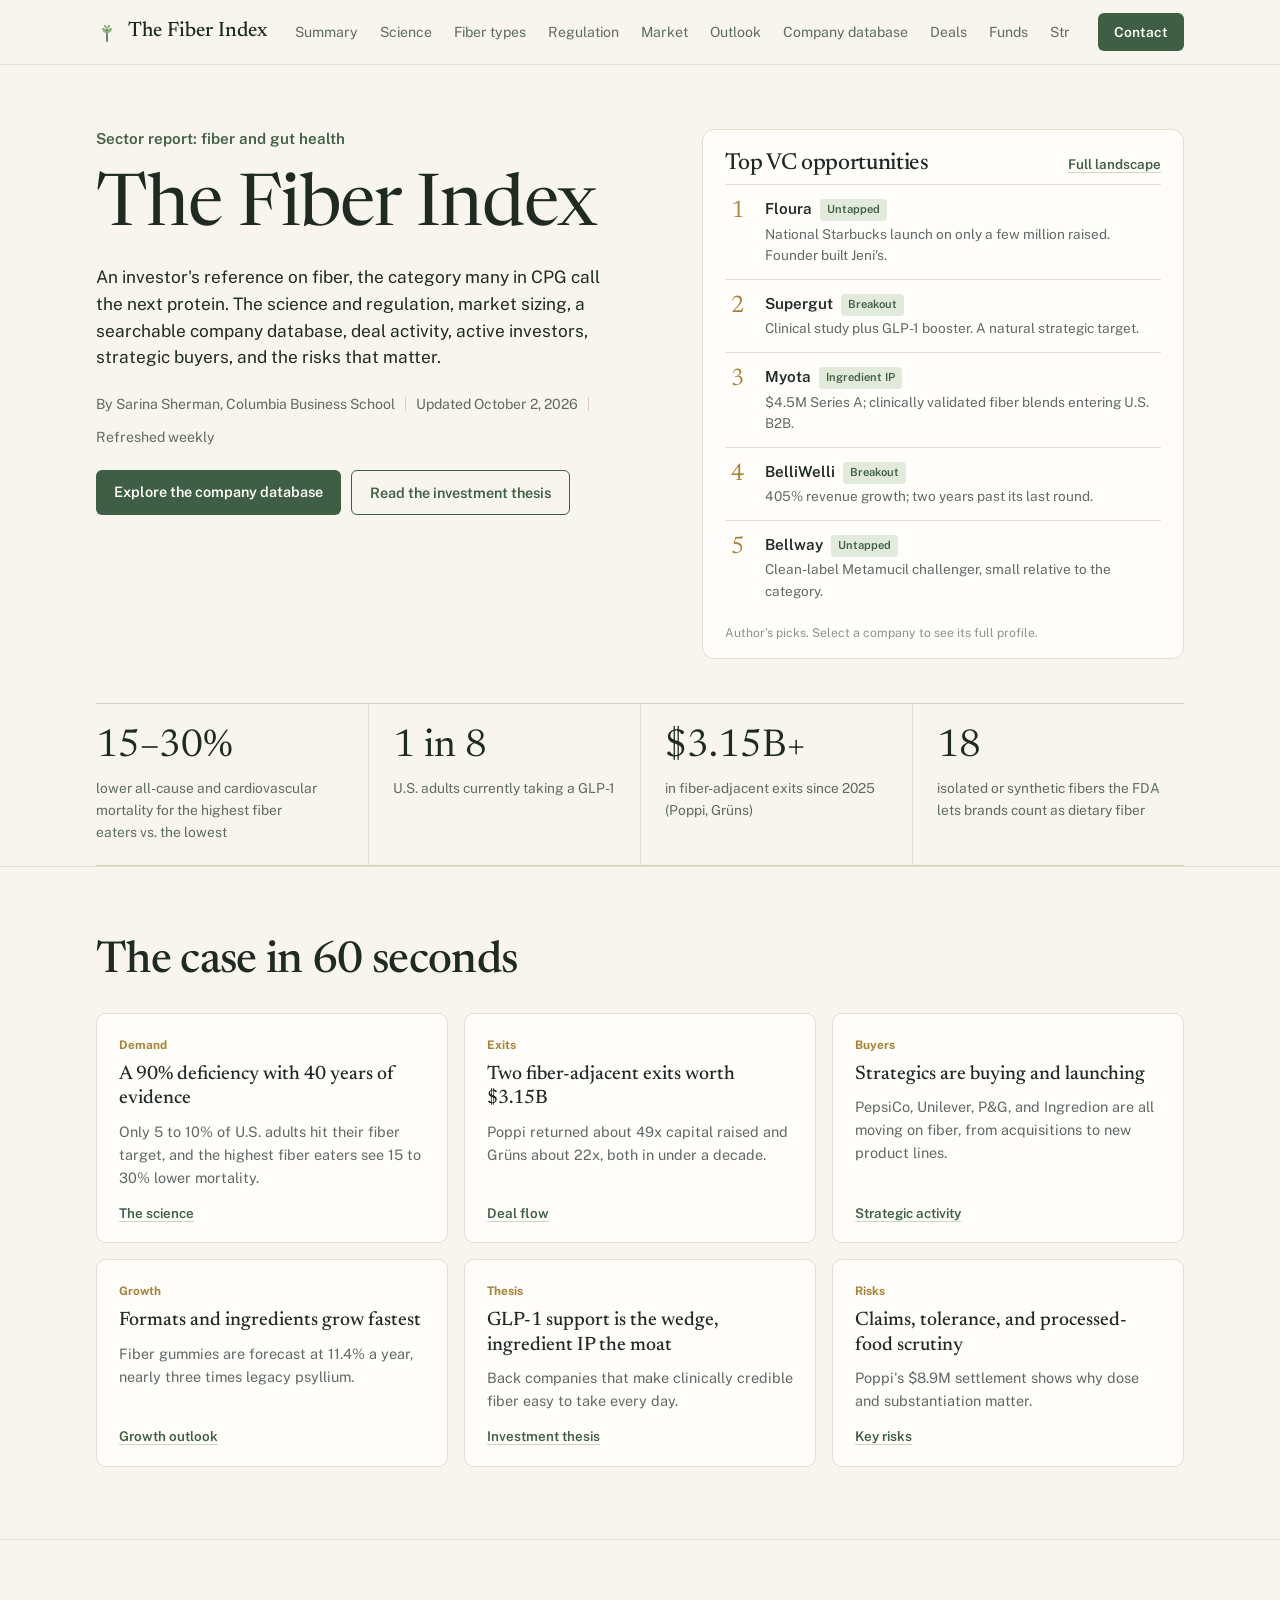
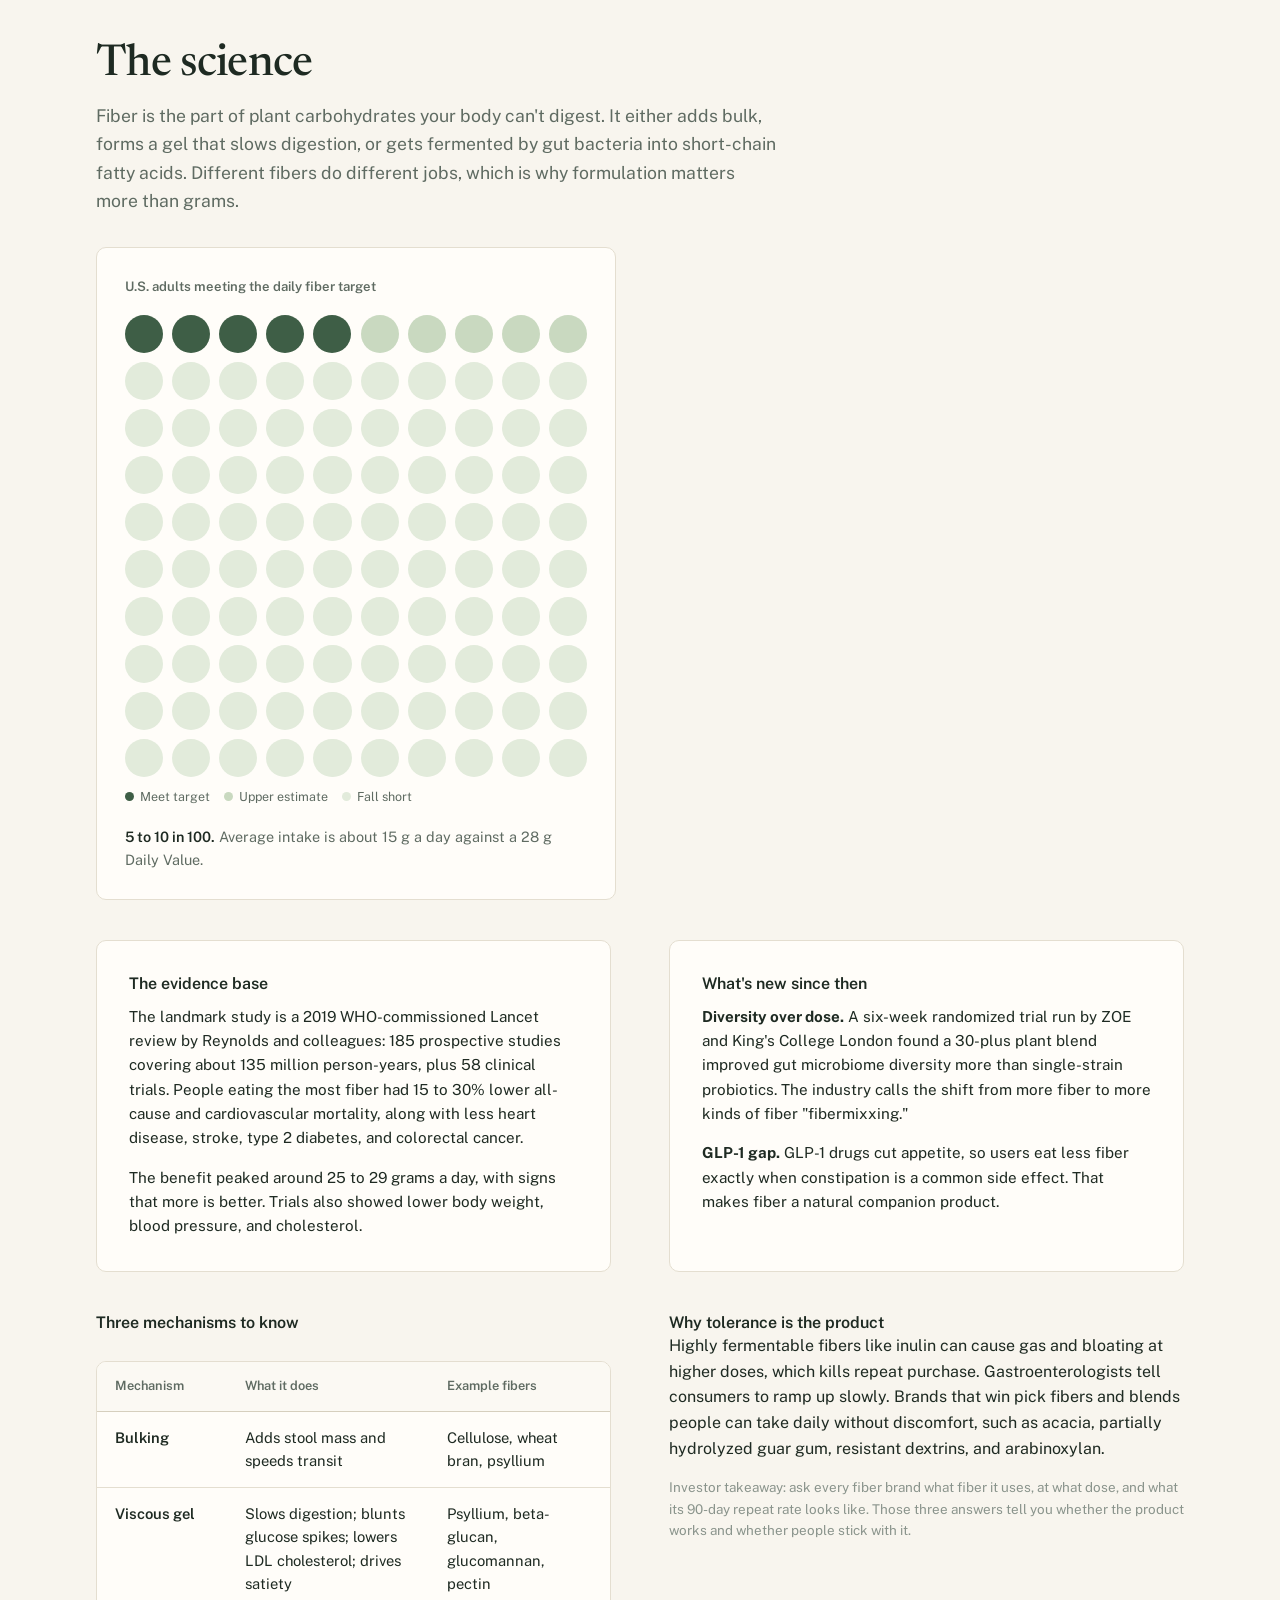
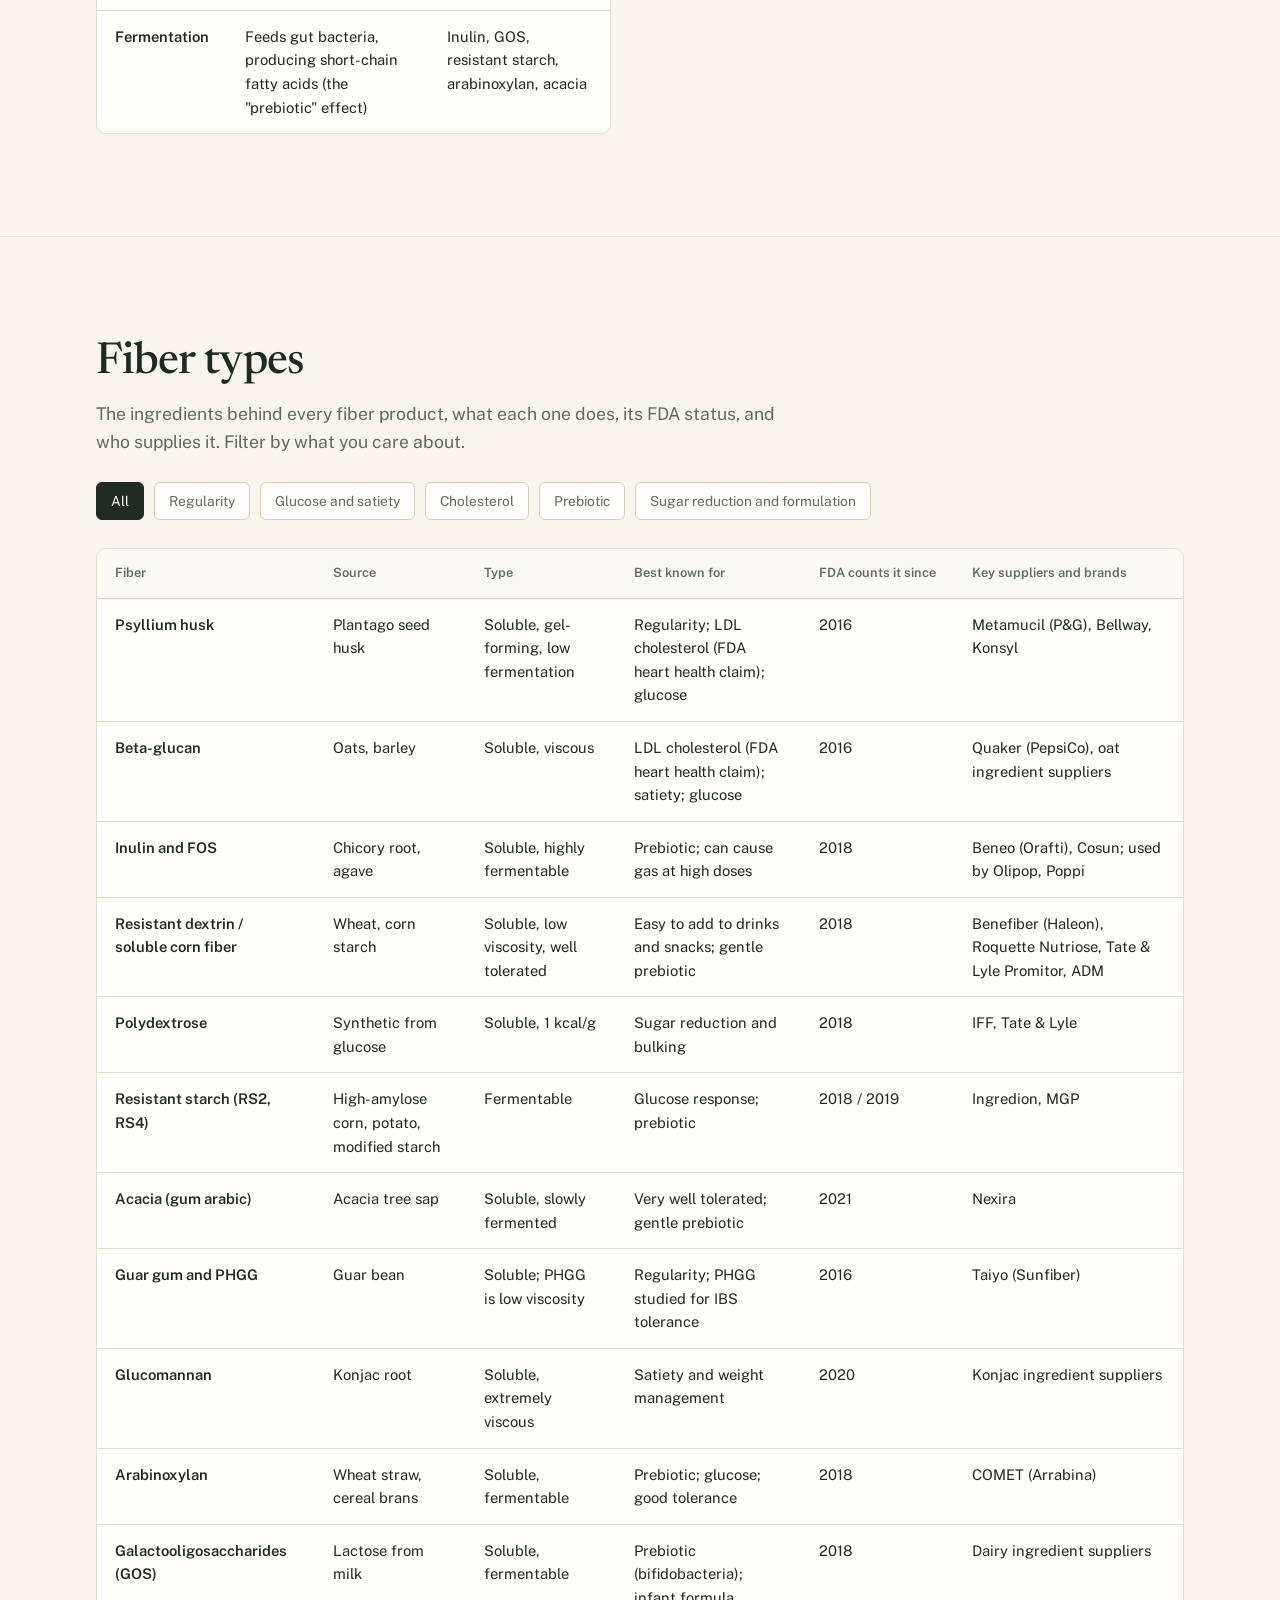
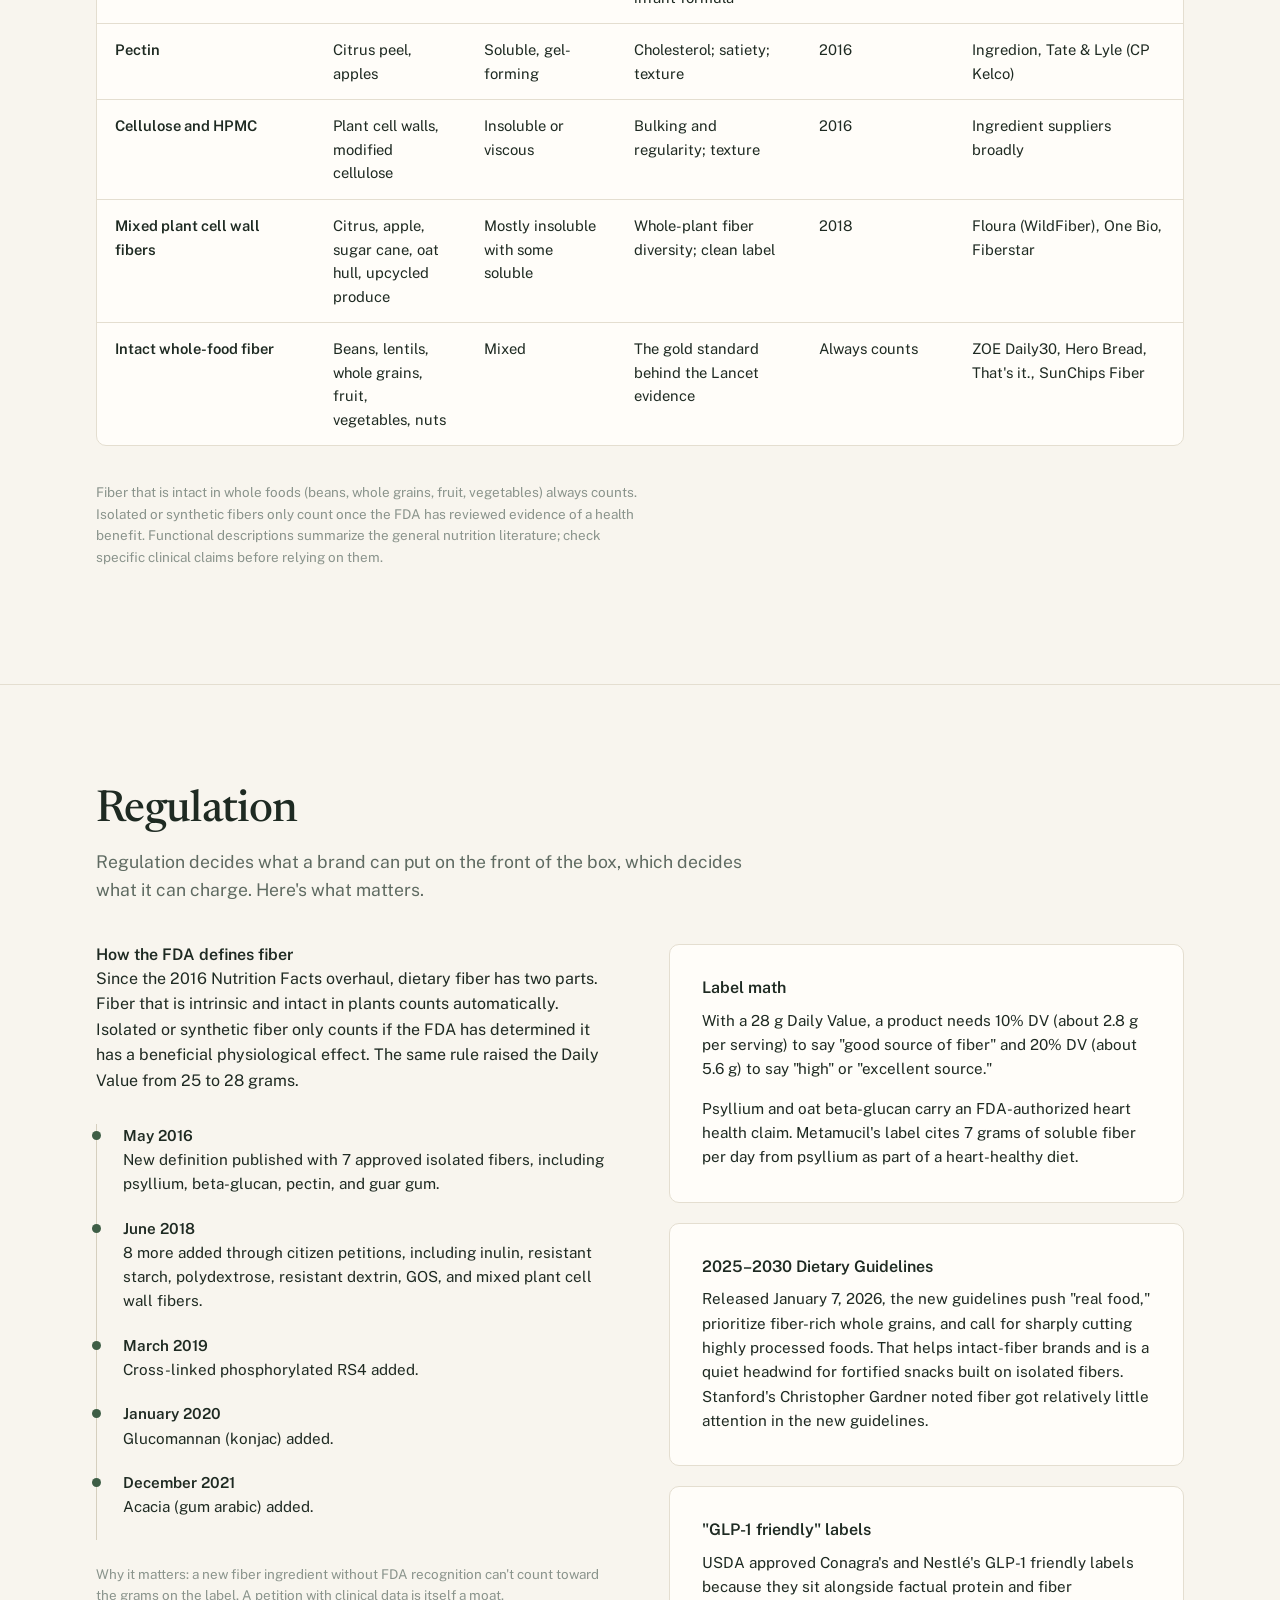
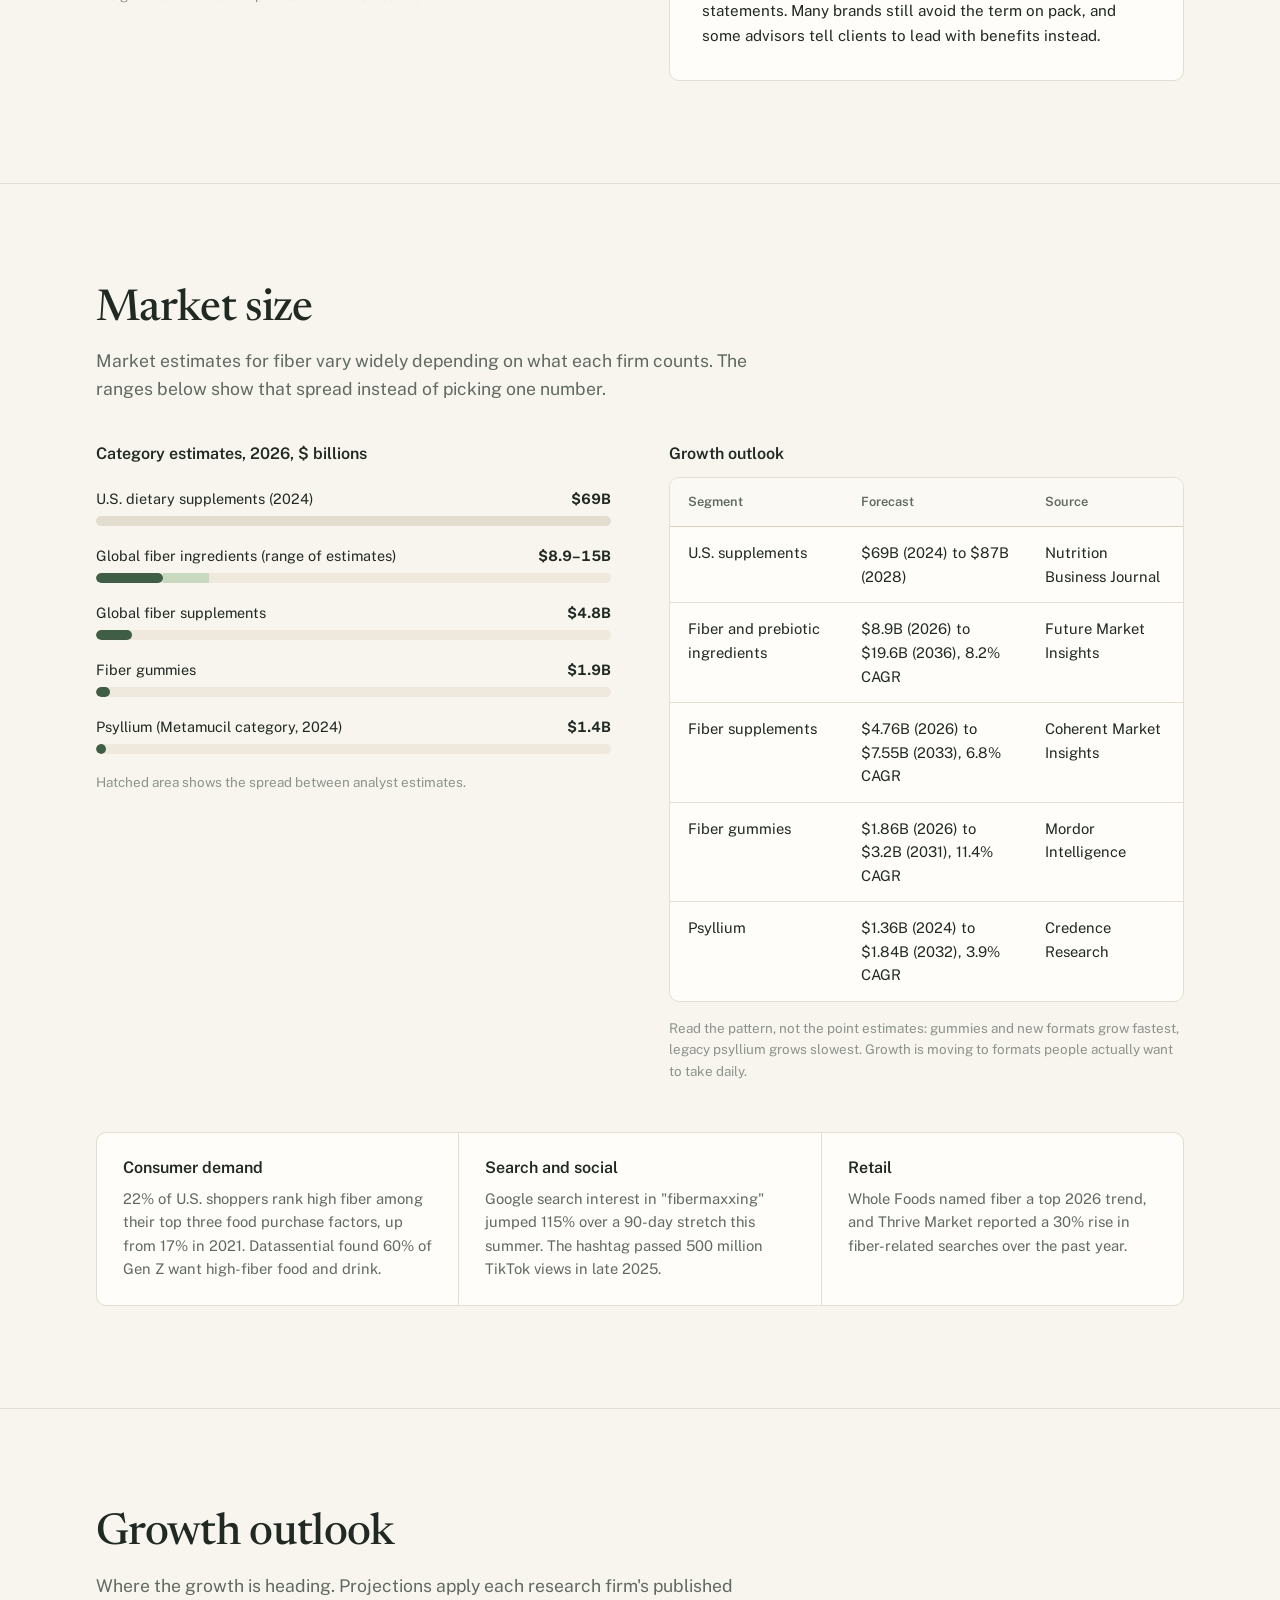
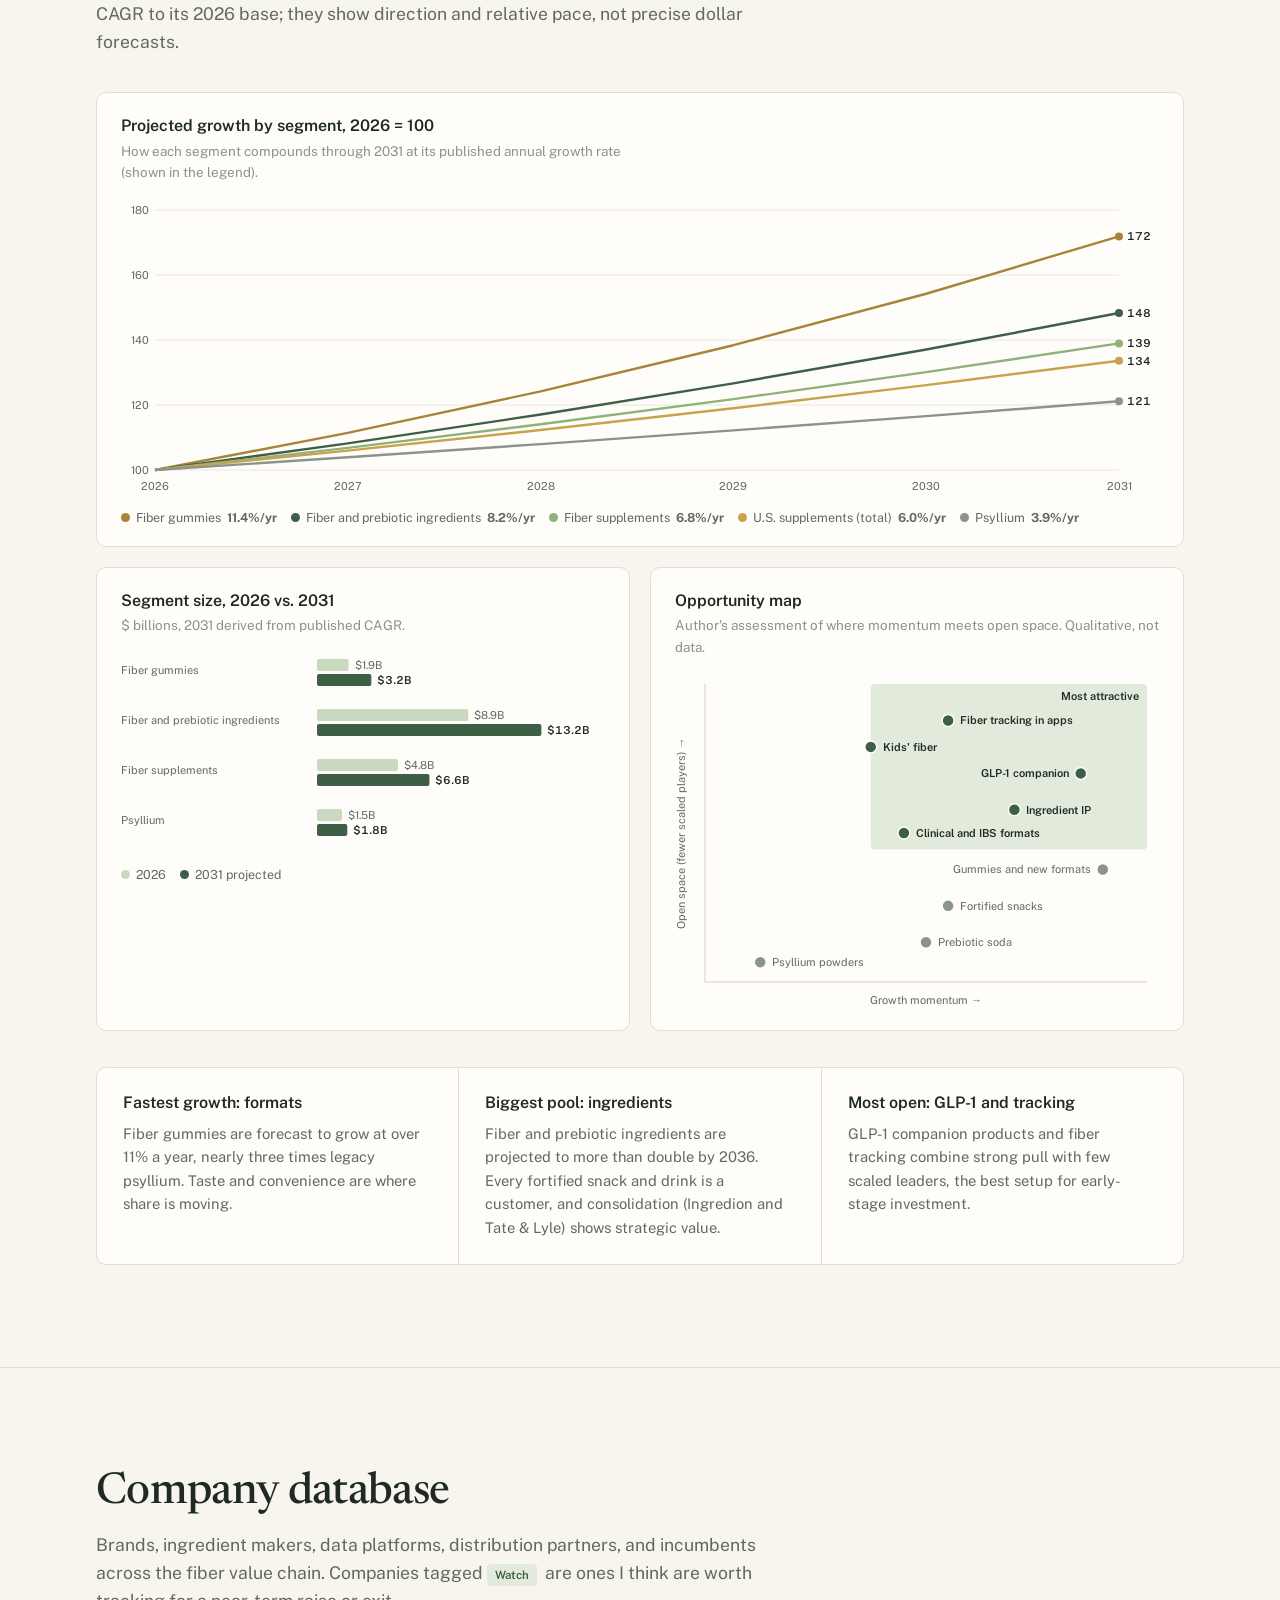
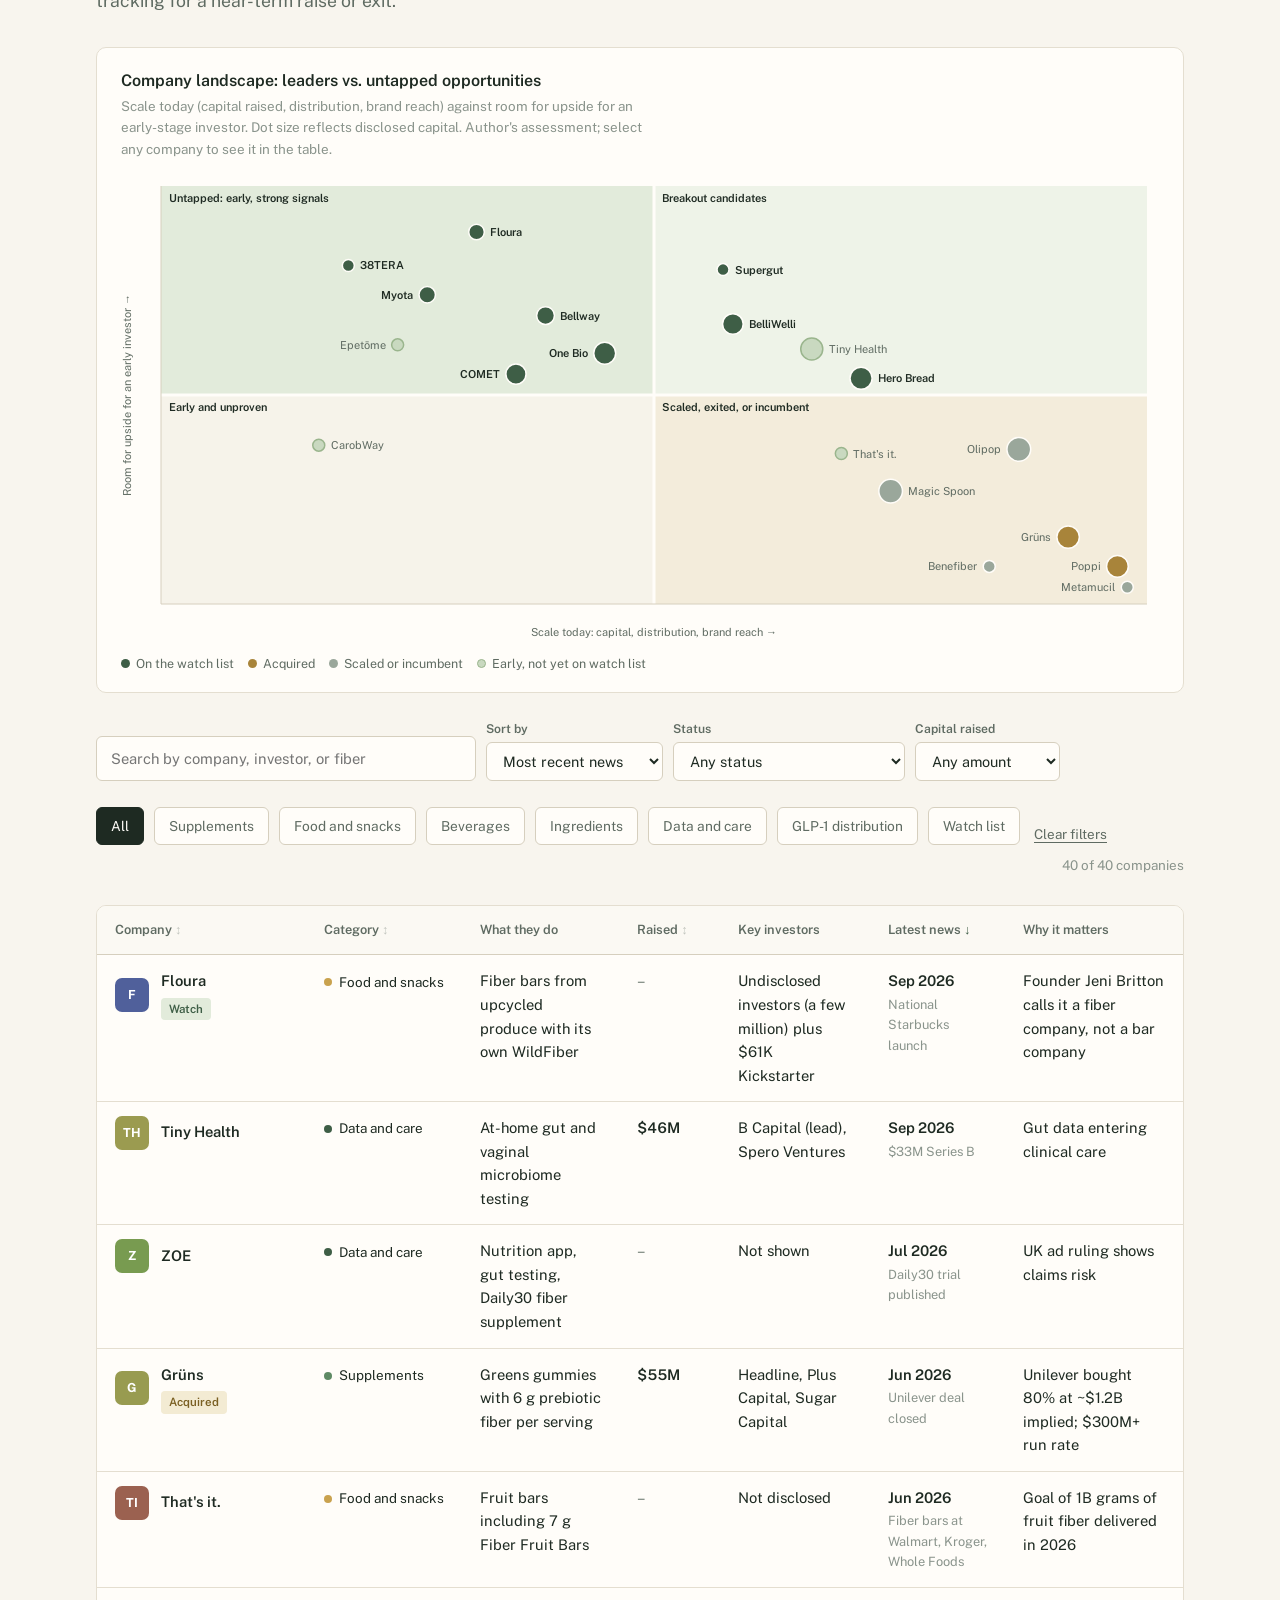
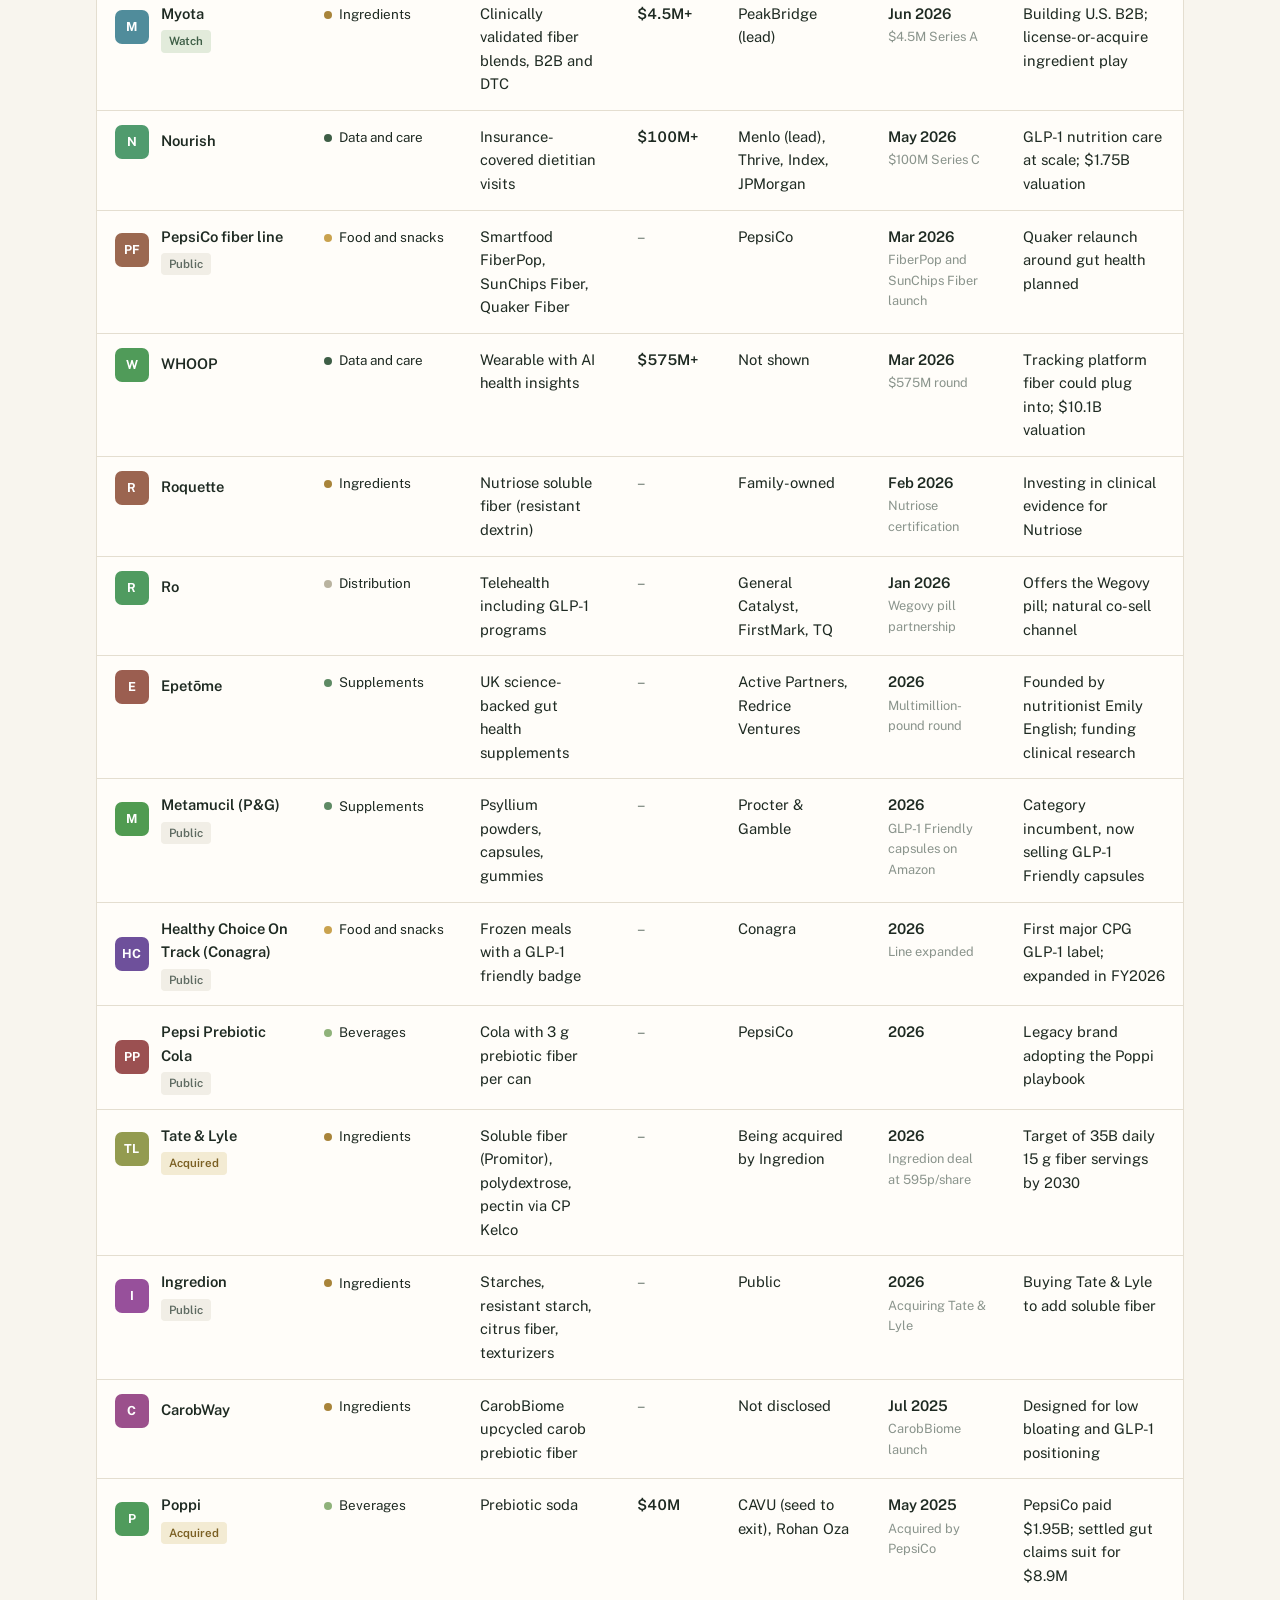
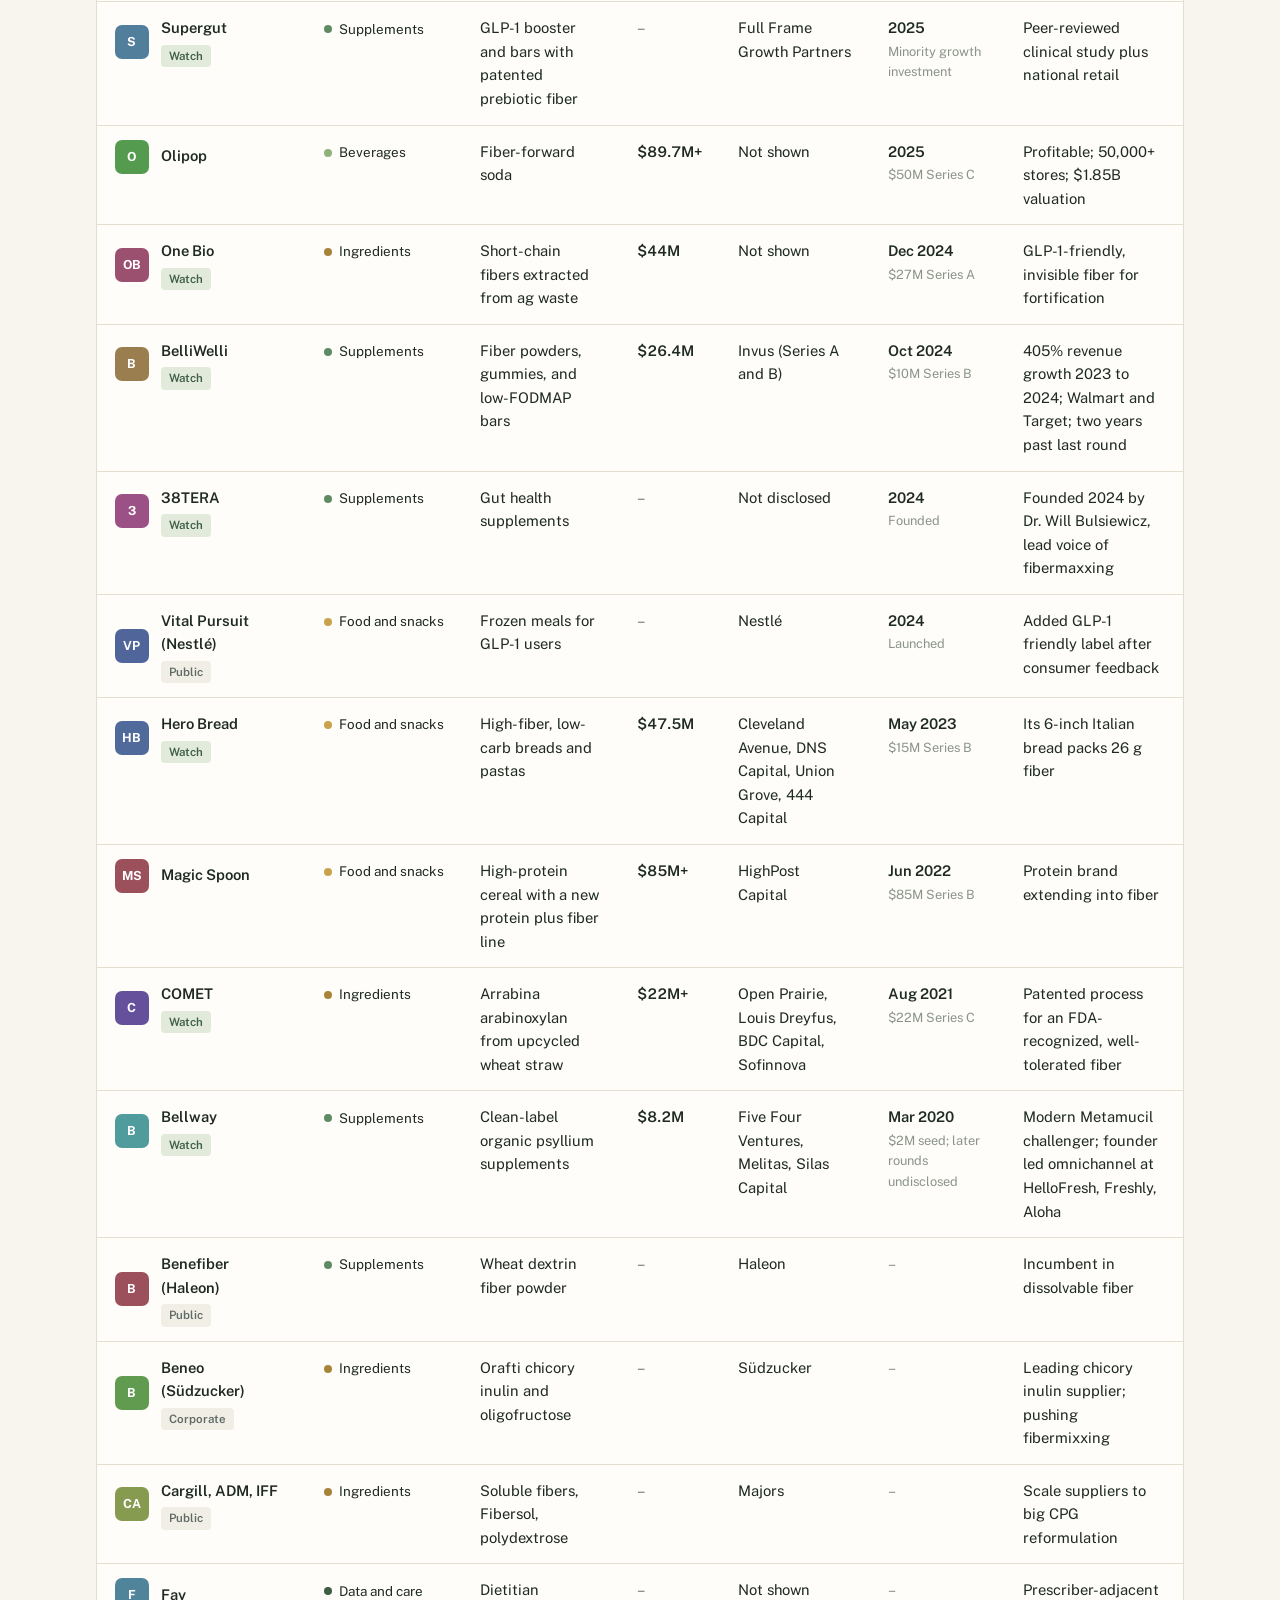
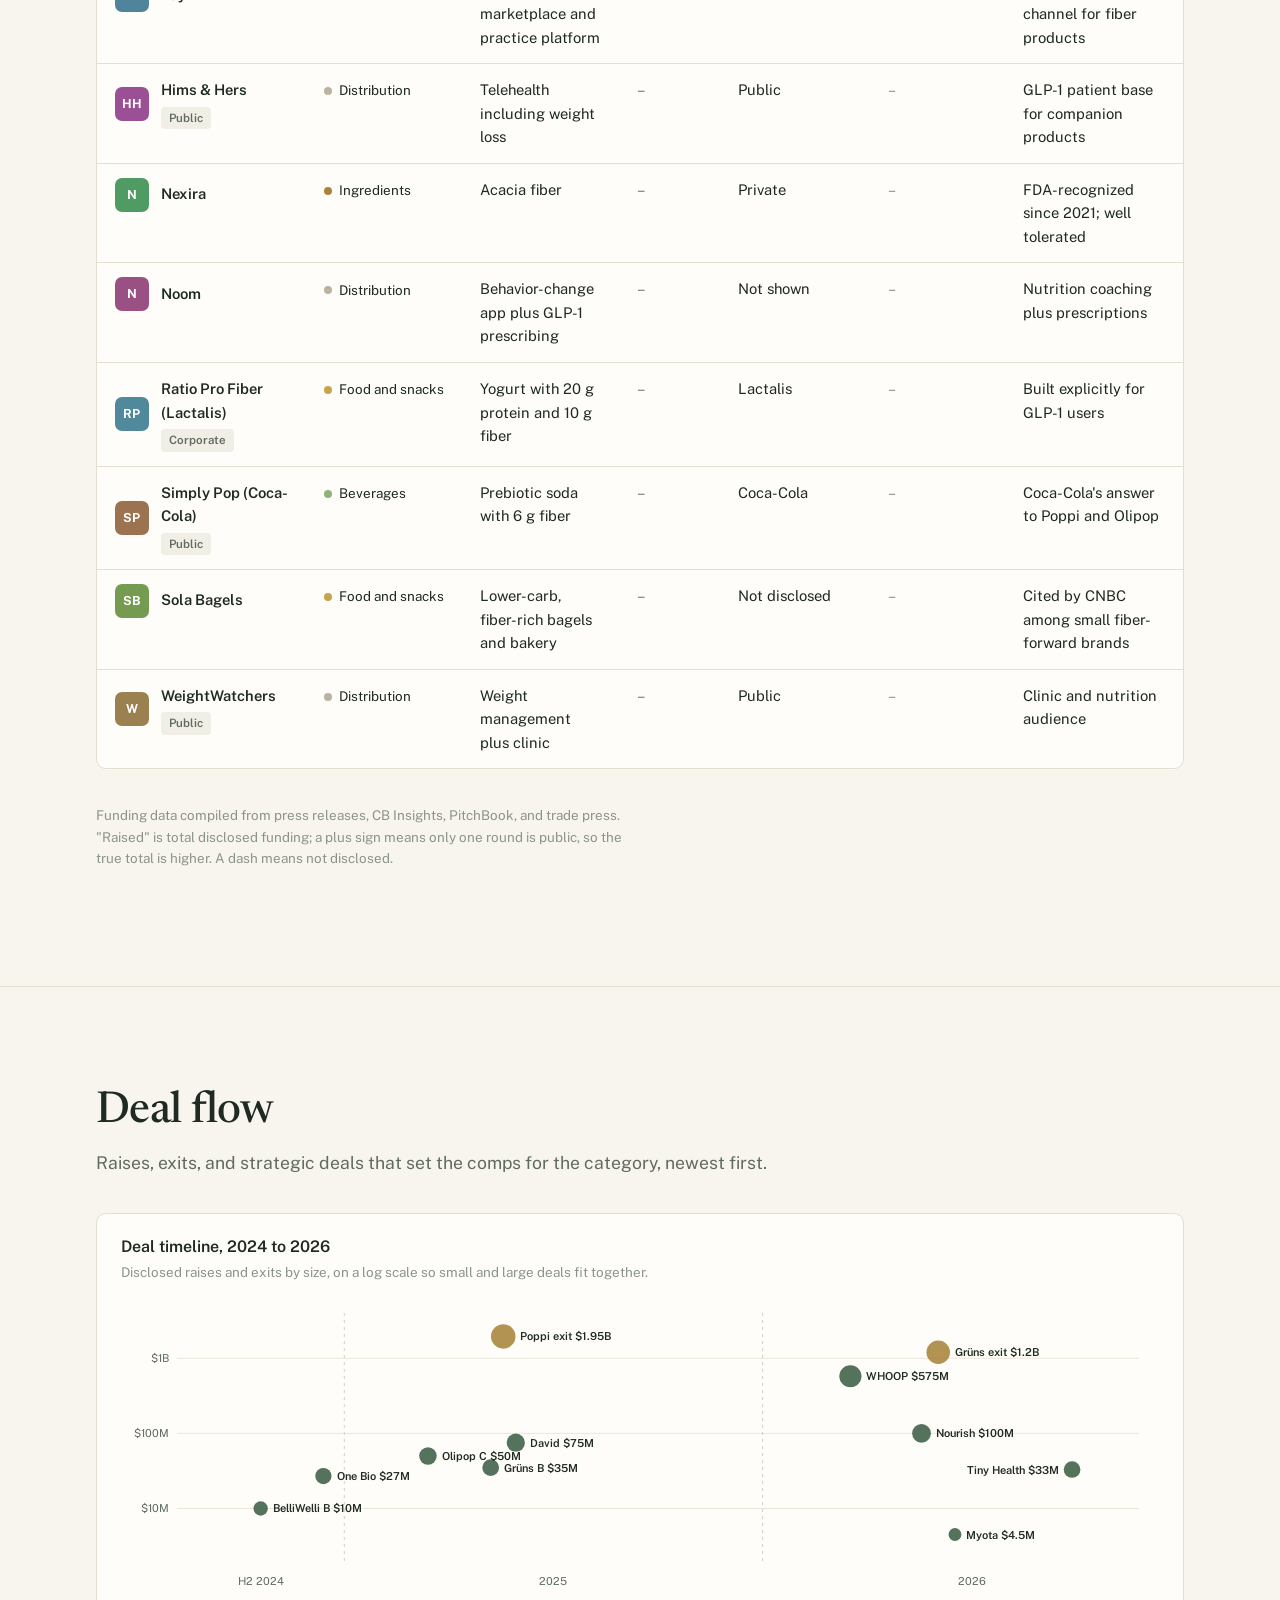
<file: fiber-index.html>
<!DOCTYPE html>
<html lang="en" data-theme="light">
<head>
<meta charset="UTF-8">
<meta name="viewport" content="width=device-width, initial-scale=1, viewport-fit=cover">
<meta name="description" content="The Fiber Index: an investor's reference on fiber and gut health. Science, FDA rules, market sizing, a searchable company database, deals, investors, and risks. By Sarina Sherman.">
<meta property="og:title" content="The Fiber Index | Sarina Sherman">
<meta property="og:description" content="An investor's reference on fiber, the next protein.">
<meta property="og:type" content="website">
<link rel="icon" href="data:image/svg+xml,%3Csvg xmlns='http://www.w3.org/2000/svg' viewBox='0 0 24 24'%3E%3Cpath d='M12 22V9' stroke='%233E5E46' stroke-width='1.8' stroke-linecap='round'/%3E%3Cpath d='M12 13c-3.5 0-5.5-2.2-5.5-5.5 3.3 0 5.5 2 5.5 5.5Zm0 0c3.5 0 5.5-2.2 5.5-5.5-3.3 0-5.5 2-5.5 5.5Zm0-5C9.8 8 8.6 6.3 8.6 4c2.2 0 3.4 1.7 3.4 4Zm0 0c2.2 0 3.4-1.7 3.4-4-2.2 0-3.4 1.7-3.4 4Z' fill='%238FB27A'/%3E%3C/svg%3E">
<title>The Fiber Index: a VC field guide to fiber | Sarina Sherman</title>
<link rel="preconnect" href="https://fonts.googleapis.com">
<link rel="preconnect" href="https://fonts.gstatic.com" crossorigin>
<link href="https://fonts.googleapis.com/css2?family=Newsreader:opsz,wght@6..72,400;6..72,500&family=Public+Sans:wght@400;600;700&display=swap" rel="stylesheet">
<style>
:root{
  color-scheme:light;
  --paper:#F8F5EE; --surface:#FFFDF9; --ink:#1E2A22; --muted:#5F6B62; --faint:#8A948C;
  --line:#E4DED0; --line2:#D6CFBE;
  --green:#3E5E46; --sage:#E2EBDB; --sage2:#C9D9C0; --gold:#A8843A; --butter:#F3EBD3;
  --display:'Newsreader',Georgia,'Times New Roman',serif;
  --body:'Public Sans','Helvetica Neue',Arial,sans-serif;
  box-sizing:border-box;
  padding-top:env(safe-area-inset-top,0px);
  padding-bottom:env(safe-area-inset-bottom,0px);
}
:root[data-theme="dark"]{--paper:#F8F5EE}
html{scroll-padding-top:calc(env(safe-area-inset-top,0px) + 72px);scroll-behavior:smooth}
*,*::before,*::after{box-sizing:inherit}
body{margin:0;background:var(--paper);color:var(--ink);font-family:var(--body);font-size:1rem;line-height:1.6;-webkit-font-smoothing:antialiased;text-rendering:optimizeLegibility}
a{color:var(--green);text-decoration:underline;text-decoration-color:var(--sage2);text-underline-offset:3px}
a:hover{text-decoration-color:var(--green)}
a:focus-visible,button:focus-visible,input:focus-visible,select:focus-visible{outline:2px solid var(--green);outline-offset:3px;border-radius:3px}
.wrap{max-width:1200px;margin:0 auto;padding:0 clamp(20px,4.5vw,56px)}
h1,h2,h3{margin:0;color:var(--ink)}
h1,h2{font-family:var(--display);font-weight:500;letter-spacing:-0.015em;line-height:1.05}
h2{font-size:clamp(1.9rem,3.6vw,2.75rem);max-width:22ch}
h3{font-family:var(--body);font-size:1rem;font-weight:600;letter-spacing:0;line-height:1.35}
p{margin:0 0 1em;max-width:68ch}
section{padding:clamp(64px,8vw,104px) 0;border-top:1px solid var(--line)}
.lede{font-size:1.1rem;color:var(--muted);margin-top:14px;max-width:62ch}
.note{font-size:.84rem;color:var(--faint)}
.mt{margin-top:36px}
.muted{color:var(--faint)}
.sr{position:absolute;left:-9999px}

/* header */
.bar{position:sticky;top:0;z-index:10;background:rgba(248,245,238,.94);backdrop-filter:saturate(1.2) blur(10px);border-bottom:1px solid var(--line);padding-top:env(safe-area-inset-top,0px)}
.bar .wrap{display:flex;align-items:center;gap:28px;height:64px}
.bar .who{display:flex;align-items:center;gap:10px;font-family:var(--display);font-size:1.3rem;font-weight:500;white-space:nowrap;color:var(--ink);text-decoration:none}
.bar .who svg{flex:none}
.bar ul{list-style:none;margin:0 0 0 auto;padding:0;display:flex;gap:22px;overflow-x:auto;font-size:.88rem;scrollbar-width:none}
.bar ul::-webkit-scrollbar{display:none}
.bar ul a{text-decoration:none;color:var(--muted);white-space:nowrap}
.bar ul a:hover{color:var(--ink)}
.bar .navcta{flex:none;font-size:.86rem;font-weight:600;color:var(--surface);background:var(--green);padding:8px 16px;border-radius:6px;text-decoration:none}
.bar .navcta:hover{background:#2F4A36}
@media (max-width:760px){.bar .navcta{display:none}}

/* hero */
.hero-band{background:var(--paper)}
.hero{display:grid;grid-template-columns:1.25fr .9fr;gap:clamp(36px,6vw,96px);align-items:end;padding:clamp(56px,8vw,112px) 0 clamp(40px,5vw,64px)}
.hero h1{font-size:clamp(3.2rem,7.4vw,6rem);font-weight:400}
.hero h1 .pre{display:block;font-family:var(--body);font-size:.95rem;font-weight:600;letter-spacing:0;color:var(--green);margin-bottom:22px;line-height:1.3}
.hero .sub{margin-top:24px;font-size:1.18rem;line-height:1.55;color:var(--ink);max-width:50ch}
.hero .meta{margin-top:22px;font-size:.88rem;color:var(--muted);display:flex;gap:10px;flex-wrap:wrap;align-items:center}
.hero .meta .sep{width:1px;height:14px;background:var(--line2)}
.figure{background:var(--surface);border:1px solid var(--line);border-radius:10px;padding:28px}
.figure .figtitle{font-size:.82rem;font-weight:600;color:var(--muted);margin-bottom:18px}
.grid100{display:grid;grid-template-columns:repeat(10,1fr);gap:clamp(5px,.9vw,9px)}
.dot{aspect-ratio:1;border-radius:50%;background:var(--sage)}
.dot.hit{background:var(--green)}
.dot.maybe{background:var(--sage2)}
.gridcap{margin:18px 0 0;font-size:.9rem;color:var(--muted)}
.gridcap strong{color:var(--ink);font-weight:600}
.legend{display:flex;gap:16px;margin-top:12px;font-size:.78rem;color:var(--muted)}
.legend i{display:inline-block;width:9px;height:9px;border-radius:50%;margin-right:6px;vertical-align:0}
@media (prefers-reduced-motion:no-preference){
  .dot.hit,.dot.maybe{animation:pop .6s both;animation-delay:calc(400ms + var(--i) * 60ms)}
  @keyframes pop{from{transform:scale(.4);opacity:0}to{transform:scale(1);opacity:1}}
}
.facts{display:grid;grid-template-columns:repeat(4,1fr);border-top:1px solid var(--line2);border-bottom:1px solid var(--line2);margin-bottom:clamp(40px,5vw,64px)}
.facts div{padding:24px 24px 22px 0}
.facts div+div{padding-left:24px;border-left:1px solid var(--line)}
.facts b{display:block;font-family:var(--display);font-weight:400;font-size:2.4rem;line-height:1;margin-bottom:10px;color:var(--ink)}
.facts span{font-size:.86rem;color:var(--muted);display:block;max-width:28ch}

/* tables */
.tbl{overflow-x:auto;margin-top:28px;background:var(--surface);border:1px solid var(--line);border-radius:10px}
table{border-collapse:collapse;width:100%}
th,td{text-align:left;vertical-align:top;padding:14px 18px;border-bottom:1px solid var(--line);font-size:.92rem}
tr:last-child td{border-bottom:none}
th{font-family:var(--body);font-weight:600;font-size:.8rem;color:var(--muted);background:#FBF9F3;border-bottom:1px solid var(--line2);white-space:nowrap}
tbody tr:hover td{background:#FCFAF5}
td strong{font-weight:600}
td .sub{display:block;font-size:.8rem;color:var(--faint);margin-top:2px}
tr[hidden]{display:none}
td.num{white-space:nowrap;font-variant-numeric:tabular-nums;font-weight:600}
.pill{display:inline-block;font-size:.72rem;font-weight:600;padding:2px 8px;border-radius:4px;white-space:nowrap;margin:3px 4px 0 0;background:#F1EEE6;color:var(--muted)}
.pill.watch{background:var(--sage);color:var(--green)}
.pill.acq{background:var(--butter);color:#7A5F22}

/* controls */
.controls{display:flex;flex-wrap:wrap;gap:10px;align-items:flex-end;margin-top:26px}
.controls input{font:inherit;font-size:.92rem;padding:10px 14px;border:1px solid var(--line2);border-radius:6px;background:var(--surface);color:var(--ink);min-width:260px;flex:1;max-width:380px}
.sel{display:flex;flex-direction:column;font-size:.76rem;font-weight:600;color:var(--muted);gap:4px}
.sel select{font:inherit;font-size:.9rem;font-weight:400;color:var(--ink);background:var(--surface);border:1px solid var(--line2);border-radius:6px;padding:9px 12px}
.flt{all:unset;cursor:pointer;padding:7px 14px;border:1px solid var(--line2);border-radius:6px;font-size:.86rem;color:var(--muted);background:var(--surface)}
.flt:hover{color:var(--ink);border-color:var(--faint)}
.flt[aria-pressed="true"]{background:var(--ink);border-color:var(--ink);color:var(--surface)}
.reset{all:unset;cursor:pointer;font-size:.84rem;color:var(--muted);text-decoration:underline;text-underline-offset:3px;margin-left:4px}
.count{font-size:.84rem;color:var(--faint);margin-left:auto}
.sorth{all:unset;cursor:pointer;font:inherit}
.sorth::after{content:" \2195";opacity:.35}
.sorth[data-dir="asc"]::after{content:" \2191";opacity:1;color:var(--green)}
.sorth[data-dir="desc"]::after{content:" \2193";opacity:1;color:var(--green)}
.co{display:flex;align-items:center;gap:12px}
.logo{flex:none;width:34px;height:34px;border-radius:7px;display:grid;place-items:center;font-family:var(--body);font-weight:700;font-size:.78rem;color:#fff;letter-spacing:.02em}
.cat{display:inline-flex;align-items:center;gap:7px;font-size:.84rem;white-space:nowrap;color:var(--ink)}
.cat::before{content:"";width:8px;height:8px;border-radius:50%;background:var(--faint)}
.cat-Supplements::before{background:#5E8A64}
.cat-Food::before{background:#C9A24E}
.cat-Beverages::before{background:#8FB27A}
.cat-Ingredients::before{background:#A8843A}
.cat-Data::before{background:#3E5E46}
.cat-Distribution::before{background:#B9B39F}
.updates{background:var(--surface);border:1px solid var(--line);border-left:3px solid var(--gold);border-radius:8px;padding:18px 22px;margin-top:28px}
.updates h3{margin-bottom:8px}
.updates ul{margin:0;padding-left:1.1em}
.updates li{margin-bottom:6px;font-size:.92rem}

/* layout blocks */
.two{display:grid;grid-template-columns:1fr 1fr;gap:clamp(24px,4.5vw,64px);margin-top:40px}
.callout{background:var(--surface);border:1px solid var(--line);padding:clamp(22px,3vw,32px);border-radius:10px}
.callout h3{margin-bottom:10px}
.callout p{font-size:.95rem}
.callout p:last-child{margin-bottom:0}
.dark{background:var(--surface);border:1px solid var(--line);border-top:3px solid var(--gold);padding:clamp(22px,3vw,32px);border-radius:10px}
.dark h3{margin-bottom:10px}
.dark ul{padding-left:1.1em;margin:12px 0 0}
.dark li{margin-bottom:9px;font-size:.95rem}
.tl{list-style:none;padding:0;margin:30px 0 24px;border-left:1px solid var(--line2)}
.tl li{position:relative;padding:0 0 20px 26px;font-size:.95rem}
.tl li::before{content:"";position:absolute;left:-5px;top:7px;width:9px;height:9px;border-radius:50%;background:var(--green)}
.tl b{display:block;font-weight:600}
.bar-row{margin-bottom:18px}
.bar-row .lbl{display:flex;justify-content:space-between;gap:12px;font-size:.9rem;margin-bottom:6px}
.bar-row .lbl strong{font-variant-numeric:tabular-nums}
.track{height:10px;background:#EEE9DC;position:relative;border-radius:5px;overflow:hidden}
.fill{position:absolute;top:0;bottom:0;left:0;background:var(--green);border-radius:5px}
.range{position:absolute;top:0;bottom:0;background:var(--sage2)}
.bar-row:nth-of-type(1) .fill{background:var(--line2)}

/* cards */
.cards{display:grid;grid-template-columns:repeat(3,1fr);gap:1px;margin-top:36px;background:var(--line);border:1px solid var(--line);border-radius:10px;overflow:hidden}
.card{padding:24px 26px;background:var(--surface)}
.card h3{margin-bottom:8px}
.card p{color:var(--muted);margin:0;font-size:.92rem}
.card.strat h3{color:var(--green)}
.voices{display:grid;grid-template-columns:repeat(3,1fr);gap:clamp(28px,3.5vw,44px) clamp(24px,3.5vw,48px);margin-top:44px}
.voice{margin:0;padding-top:20px;border-top:1px solid var(--line2);display:flex;flex-direction:column;gap:16px}
.voice blockquote{margin:0;font-family:var(--display);font-size:1.28rem;line-height:1.35;font-weight:400;color:var(--ink)}
.voice figcaption{font-size:.84rem;color:var(--muted)}
.voice figcaption strong{display:block;color:var(--ink);font-weight:600}
.voice.contra{border-top:2px solid var(--gold)}
.thesis-box{margin-top:36px;padding:clamp(28px,4vw,48px) 0;border-top:1px solid var(--line2);border-bottom:1px solid var(--line2)}
.thesis-box p{font-family:var(--display);font-size:clamp(1.35rem,2.4vw,1.85rem);line-height:1.35;max-width:46ch;margin:0;font-weight:400}
.plays{display:grid;grid-template-columns:repeat(3,1fr);gap:1px;margin-top:36px;background:var(--line);border:1px solid var(--line);border-radius:10px;overflow:hidden}
.chips{display:flex;flex-wrap:wrap;gap:8px;padding:0;list-style:none;margin:14px 0 0}
.chips li{background:var(--surface);border:1px solid var(--line2);padding:6px 12px;border-radius:6px;font-size:.88rem}

/* about + footer */
.about{display:grid;grid-template-columns:1.2fr 1fr;gap:clamp(24px,5vw,72px);align-items:start}
.cta{display:inline-block;margin-top:10px;background:var(--green);color:var(--surface);padding:12px 22px;font-weight:600;font-size:.92rem;text-decoration:none;border-radius:6px}
.cta:hover{background:#2F4A36}
.flist{list-style:none;padding:0;margin:0;border-top:1px solid var(--line2)}
.flist li{padding:14px 0;border-bottom:1px solid var(--line);font-size:.95rem}
.flist span{display:block;color:var(--faint);font-size:.8rem;font-weight:600;margin-bottom:2px}
.sources{background:#F3EFE5}
.sources ol{padding-left:1.2em;font-size:.82rem;color:var(--muted);columns:2;column-gap:48px}
.sources li{margin-bottom:8px;break-inside:avoid;overflow-wrap:anywhere}
footer{background:var(--ink);color:#C9D0C7;padding:48px 0 calc(48px + env(safe-area-inset-bottom,0px));font-size:.86rem}
footer .fgrid{display:grid;grid-template-columns:1.4fr 1fr 1fr;gap:32px}
footer b{display:block;color:#F8F5EE;font-family:var(--display);font-size:1.3rem;font-weight:500;margin-bottom:8px}
footer a{color:#E2EBDB;text-decoration-color:#5F6B62}
footer p{max-width:40ch;margin:0 0 .6em}
footer .fine{margin-top:32px;padding-top:20px;border-top:1px solid #34423A;color:#8A948C;font-size:.8rem}

@media (max-width:980px){
  .cards,.voices,.plays{grid-template-columns:1fr 1fr}
  .facts{grid-template-columns:1fr 1fr}
  .facts div:nth-child(3){padding-left:0;border-left:none}
  .facts div:nth-child(n+3){border-top:1px solid var(--line)}
}
@media (max-width:820px){
  .hero,.two,.about{grid-template-columns:1fr}
  .sources ol{columns:1}
  footer .fgrid{grid-template-columns:1fr}
}
@media (max-width:600px){
  .cards,.voices,.plays{grid-template-columns:1fr}
  .facts{grid-template-columns:1fr}
  .facts div,.facts div+div{padding-left:0;border-left:none;border-top:1px solid var(--line)}
  .count{margin-left:0;width:100%}
}

.contact-row{display:flex;flex-wrap:wrap;gap:10px;margin-top:6px}
.cta.ghost{background:transparent;color:var(--green);border:1px solid var(--green)}
.cta.ghost:hover{background:var(--sage);color:var(--green)}
.contact{list-style:none;padding:0;margin:28px 0 0;border-top:1px solid var(--line2);max-width:560px}
.contact li{display:grid;grid-template-columns:96px 1fr;gap:12px;padding:11px 0;border-bottom:1px solid var(--line);font-size:.93rem}
.contact span{color:var(--faint);font-size:.8rem;font-weight:600;padding-top:2px}
.contact a{overflow-wrap:anywhere}

.chartgrid{display:grid;grid-template-columns:1fr 1fr;gap:20px;margin-top:36px}
.chart{margin:0;background:var(--surface);border:1px solid var(--line);border-radius:10px;padding:22px 24px 18px}
.chart.wide{grid-column:1/-1}
.chart figcaption h3{margin-bottom:4px}
.chart figcaption p{font-size:.84rem;color:var(--faint);margin:0 0 14px}
.chartbox svg{display:block;width:100%;height:auto;overflow:visible}
.chartbox text{font-family:var(--body);fill:#5F6B62;font-size:11px}
.chartbox .lab{fill:#1E2A22;font-weight:600}
.chartbox .val{fill:#1E2A22;font-weight:600;font-variant-numeric:tabular-nums}
.chartbox .grid{stroke:#ECE6D8;stroke-width:1}
.chartbox .axis{stroke:#D6CFBE;stroke-width:1}
.chartbox circle.pt{transition:r .15s}
.chartbox circle.pt:hover{r:9}
.legend{display:flex;flex-wrap:wrap;gap:14px;margin-top:10px;font-size:.78rem;color:var(--muted)}
.legend i{display:inline-block;width:9px;height:9px;border-radius:50%;margin-right:6px}
@media (max-width:820px){.chartgrid{grid-template-columns:1fr}}

/* above-the-fold summary */
.hero{grid-template-columns:1.1fr 1fr;align-items:start;padding:clamp(36px,5vw,64px) 0 clamp(28px,3.5vw,44px)}
.hero h1{font-size:clamp(2.8rem,5.6vw,4.6rem)}
.hero .sub{font-size:1.08rem;margin-top:18px}
.hero-ctas{display:flex;flex-wrap:wrap;gap:10px;margin-top:22px}
.hero-ctas a{font-size:.9rem;font-weight:600;padding:10px 18px;border-radius:6px;text-decoration:none}
.hero-ctas .p{background:var(--green);color:var(--surface)}
.hero-ctas .p:hover{background:#2F4A36}
.hero-ctas .s{border:1px solid var(--green);color:var(--green)}
.hero-ctas .s:hover{background:var(--sage)}
.topops{background:var(--surface);border:1px solid var(--line);border-radius:12px;padding:22px 22px 16px}
.topops-head{display:flex;justify-content:space-between;align-items:baseline;gap:12px;margin-bottom:8px}
.topops h2{font-size:1.45rem;max-width:none}
.seeall{font-size:.84rem;font-weight:600}
.topops ol{list-style:none;margin:0;padding:0}
.topops li{border-top:1px solid var(--line)}
.opp{all:unset;box-sizing:border-box;cursor:pointer;display:flex;gap:14px;align-items:flex-start;width:100%;padding:12px 6px;border-radius:6px}
.opp:hover{background:#F6F8F2}
.opp:focus-visible{outline:2px solid var(--green);outline-offset:2px}
.rk{flex:none;font-family:var(--display);font-size:1.5rem;line-height:1;color:var(--gold);width:20px;padding-top:2px}
.ob{display:block;font-size:.95rem}
.ob strong{font-weight:600}
.ob .tag{display:inline-block;margin-left:8px;font-size:.7rem;font-weight:600;padding:2px 7px;border-radius:4px;background:var(--sage);color:var(--green);vertical-align:1px}
.ob em{display:block;font-style:normal;font-size:.85rem;color:var(--muted);margin-top:2px}
.topops-note{font-size:.76rem;color:var(--faint);margin:8px 0 0}
.facts{margin-bottom:0}
.summary{padding:clamp(48px,6vw,72px) 0}
.sumgrid{display:grid;grid-template-columns:repeat(3,1fr);gap:16px;margin-top:28px}
.sumcard{display:flex;flex-direction:column;background:var(--surface);border:1px solid var(--line);border-radius:10px;padding:22px 22px 18px;text-decoration:none;color:var(--ink);transition:border-color .15s,box-shadow .15s}
.sumcard:hover{border-color:var(--sage2);box-shadow:0 2px 10px rgba(62,94,70,.08)}
.sumk{font-size:.74rem;font-weight:700;color:var(--gold);margin-bottom:8px}
.sumcard h3{font-family:var(--display);font-weight:500;font-size:1.22rem;line-height:1.25;margin-bottom:8px}
.sumcard p{font-size:.9rem;color:var(--muted);margin:0 0 14px;flex:1}
.sumcard .go{font-size:.84rem;font-weight:600;color:var(--green);text-decoration:underline;text-decoration-color:var(--sage2);text-underline-offset:3px}
.gapfig{max-width:520px;margin-top:32px}
@media (max-width:980px){.sumgrid{grid-template-columns:1fr 1fr}}
@media (max-width:600px){.sumgrid{grid-template-columns:1fr}}

/* ---------- mobile ---------- */
.chartkey{list-style:none;margin:12px 0 0;padding:0;display:grid;grid-template-columns:1fr 1fr;gap:6px 14px;font-size:.82rem}
.chartkey li{display:flex;align-items:center;gap:8px}
.chartkey li.go{cursor:pointer}
.chartkey .kn{flex:none;width:20px;height:20px;border-radius:50%;display:grid;place-items:center;font-size:.68rem;font-weight:700;color:#fff}
@media (max-width:760px){
  body{font-size:.97rem}
  .bar .wrap{flex-wrap:wrap;height:auto;gap:0 12px;padding-top:10px}
  .bar .who{font-size:1.15rem;height:36px}
  .bar .navcta{display:inline-block;margin-left:auto;padding:6px 12px;font-size:.8rem}
  .bar ul{order:3;width:100%;margin:6px -20px 0;padding:6px 20px 10px;gap:18px;font-size:.85rem;mask-image:linear-gradient(90deg,#000 88%,transparent)}
  html{scroll-padding-top:110px}
  .hero{grid-template-columns:1fr;gap:28px;padding:28px 0 32px}
  .hero h1{font-size:2.7rem}
  .hero h1 .pre{font-size:.82rem;margin-bottom:12px}
  .hero .sub{font-size:1rem;margin-top:14px}
  .hero .meta{font-size:.8rem;gap:6px}
  .hero .meta .sep{display:none}
  .hero .meta>span{display:block;width:100%}
  .hero-ctas a{flex:1 1 100%;text-align:center}
  .topops{padding:18px 16px 12px}
  .topops h2{font-size:1.25rem}
  .opp{padding:11px 2px}
  .facts{grid-template-columns:1fr 1fr}
  .facts div,.facts div+div{padding:16px 12px 14px 0;border-left:none}
  .facts div:nth-child(even){padding-left:14px;border-left:1px solid var(--line)}
  .facts div:nth-child(n+3){border-top:1px solid var(--line)}
  .facts b{font-size:1.75rem}
  .facts span{font-size:.78rem}
  section{padding:44px 0}
  .summary{padding:40px 0}
  h2{font-size:1.75rem}
  .lede{font-size:1rem}
  .two,.chartgrid,.cards,.voices,.plays,.sumgrid,.about{grid-template-columns:1fr !important}
  .chart{padding:18px 16px 14px}
  .chartbox text{font-size:11px}
  .callout,.dark{padding:20px 18px}
  .voice blockquote{font-size:1.12rem}
  .thesis-box p{font-size:1.2rem}
  .gapfig{max-width:none}
  .controls{gap:8px}
  .controls input{min-width:0;max-width:none;flex:1 1 100%}
  .sel{flex:1 1 calc(50% - 8px)}
  .sel select{width:100%}
  .controls[role="group"]{flex-wrap:nowrap;overflow-x:auto;margin-left:-20px;margin-right:-20px;padding:2px 20px 6px;scrollbar-width:none}
  .controls[role="group"]::-webkit-scrollbar{display:none}
  .controls[role="group"] .flt{flex:none}
  .controls[role="group"] .count,.controls[role="group"] .reset{flex:none}
  #database .controls[role="group"]{flex-wrap:wrap;overflow:visible;margin:12px 0 0;padding:0}
  #database .controls[role="group"] .flt{flex:none}
  .count{width:auto;margin-left:auto}
  /* tables become stacked cards */
  .tbl{background:transparent;border:none;border-radius:0;overflow:visible}
  .tbl table{min-width:0 !important}
  .tbl table,.tbl tbody,.tbl tr,.tbl td{display:block;width:100%}
  .tbl thead{position:absolute;left:-9999px}
  .tbl tr{background:var(--surface);border:1px solid var(--line);border-radius:10px;padding:12px 14px;margin-bottom:10px}
  .tbl td{border:none;padding:5px 0;font-size:.88rem}
  .tbl td::before{content:attr(data-label);display:block;font-size:.7rem;font-weight:700;color:var(--faint);margin-bottom:1px}
  .tbl td:first-child::before{display:none}
  .tbl td:first-child{font-size:1rem;padding-bottom:6px;border-bottom:1px solid var(--line);margin-bottom:4px}
  .tbl td:empty{display:none}
  tbody tr:hover td{background:transparent}
  .contact li{grid-template-columns:78px 1fr}
  .sources ol{columns:1}
  footer .fgrid{grid-template-columns:1fr;gap:18px}
  .sorth::after{display:none}
}
@media (max-width:380px){.sel{flex:1 1 100%}.chartkey{grid-template-columns:1fr}}

@media (max-width:760px){
  #dbTbl tr{display:grid;grid-template-columns:1fr 1fr;column-gap:14px}
  #dbTbl td{width:auto}
  #dbTbl td:nth-child(1){grid-column:1/-1;order:0}
  #dbTbl td:nth-child(2){order:1}
  #dbTbl td:nth-child(4){order:2}
  #dbTbl td:nth-child(3){grid-column:1/-1;order:3}
  #dbTbl td:nth-child(5){grid-column:1/-1;order:4}
  #dbTbl td:nth-child(6){grid-column:1/-1;order:5}
  #dbTbl td:nth-child(7){grid-column:1/-1;order:6}
  #dbTbl td[colspan]{grid-column:1/-1}
  .logo{width:30px;height:30px;font-size:.72rem}
}
</style>
</head>
<body id="top">

<nav class="bar" aria-label="Sections">
  <div class="wrap">
    <a class="who" href="#top"><svg width="22" height="22" viewBox="0 0 24 24" aria-hidden="true"><path d="M12 22V9" stroke="#3E5E46" stroke-width="1.6" stroke-linecap="round"/><path d="M12 13c-3.5 0-5.5-2.2-5.5-5.5 3.3 0 5.5 2 5.5 5.5Zm0 0c3.5 0 5.5-2.2 5.5-5.5-3.3 0-5.5 2-5.5 5.5Zm0-5C9.8 8 8.6 6.3 8.6 4c2.2 0 3.4 1.7 3.4 4Zm0 0c2.2 0 3.4-1.7 3.4-4-2.2 0-3.4 1.7-3.4 4Z" fill="#8FB27A"/></svg>The Fiber Index</a>
    <ul>
      <li><a href="#summary">Summary</a></li>
      <li><a href="#science">Science</a></li>
      <li><a href="#types">Fiber types</a></li>
      <li><a href="#rules">Regulation</a></li>
      <li><a href="#market">Market</a></li>
      <li><a href="#outlook">Outlook</a></li>
      <li><a href="#database">Company database</a></li>
      <li><a href="#deals">Deals</a></li>
      <li><a href="#funds">Funds</a></li>
      <li><a href="#strategics">Strategics</a></li>
      <li><a href="#voices">Voices</a></li>
      <li><a href="#thesis">Thesis</a></li>
      <li><a href="#risks">Risks</a></li>
      <li><a href="#sources">Sources</a></li>
    </ul>
    <a class="navcta" href="#about">Contact</a>
  </div>
</nav>

<div class="hero-band"><div class="wrap">
<header class="hero">
  <div>
    <h1><span class="pre">Sector report: fiber and gut health</span>The Fiber Index</h1>
    <p class="sub">An investor's reference on fiber, the category many in CPG call the next protein. The science and regulation, market sizing, a searchable company database, deal activity, active investors, strategic buyers, and the risks that matter.</p>
    <p class="meta"><span>By Sarina Sherman, Columbia Business School</span><span class="sep"></span><span>Updated <span id="lastUpd">October 2, 2026</span></span><span class="sep"></span><span>Refreshed weekly</span></p>
    <div class="hero-ctas"><a class="p" href="#database">Explore the company database</a><a class="s" href="#thesis">Read the investment thesis</a></div>
  </div>
  <aside class="topops" aria-labelledby="topopsT">
    <div class="topops-head"><h2 id="topopsT">Top VC opportunities</h2><a href="#database" class="seeall">Full landscape</a></div>
    <ol>
      <li><button class="opp" data-co="Floura"><span class="rk">1</span><span class="ob"><strong>Floura</strong><span class="tag">Untapped</span><em>National Starbucks launch on only a few million raised. Founder built Jeni's.</em></span></button></li>
      <li><button class="opp" data-co="Supergut"><span class="rk">2</span><span class="ob"><strong>Supergut</strong><span class="tag">Breakout</span><em>Clinical study plus GLP-1 booster. A natural strategic target.</em></span></button></li>
      <li><button class="opp" data-co="Myota"><span class="rk">3</span><span class="ob"><strong>Myota</strong><span class="tag">Ingredient IP</span><em>$4.5M Series A; clinically validated fiber blends entering U.S. B2B.</em></span></button></li>
      <li><button class="opp" data-co="BelliWelli"><span class="rk">4</span><span class="ob"><strong>BelliWelli</strong><span class="tag">Breakout</span><em>405% revenue growth; two years past its last round.</em></span></button></li>
      <li><button class="opp" data-co="Bellway"><span class="rk">5</span><span class="ob"><strong>Bellway</strong><span class="tag">Untapped</span><em>Clean-label Metamucil challenger, small relative to the category.</em></span></button></li>
    </ol>
    <p class="topops-note">Author's picks. Select a company to see its full profile.</p>
  </aside>
</header>
<div class="facts">
  <div><b>15–30%</b><span>lower all-cause and cardiovascular mortality for the highest fiber eaters vs. the lowest</span></div>
  <div><b>1 in 8</b><span>U.S. adults currently taking a GLP-1</span></div>
  <div><b>$3.15B+</b><span>in fiber-adjacent exits since 2025 (Poppi, Grüns)</span></div>
  <div><b>18</b><span>isolated or synthetic fibers the FDA lets brands count as dietary fiber</span></div>
</div>
</div></div>

<!-- SUMMARY -->
<section id="summary" class="summary">
<div class="wrap">
  <h2>The case in 60 seconds</h2>
  <div class="sumgrid">
    <a class="sumcard" href="#science"><span class="sumk">Demand</span><h3>A 90% deficiency with 40 years of evidence</h3><p>Only 5 to 10% of U.S. adults hit their fiber target, and the highest fiber eaters see 15 to 30% lower mortality.</p><span class="go">The science</span></a>
    <a class="sumcard" href="#deals"><span class="sumk">Exits</span><h3>Two fiber-adjacent exits worth $3.15B</h3><p>Poppi returned about 49x capital raised and Grüns about 22x, both in under a decade.</p><span class="go">Deal flow</span></a>
    <a class="sumcard" href="#strategics"><span class="sumk">Buyers</span><h3>Strategics are buying and launching</h3><p>PepsiCo, Unilever, P&amp;G, and Ingredion are all moving on fiber, from acquisitions to new product lines.</p><span class="go">Strategic activity</span></a>
    <a class="sumcard" href="#outlook"><span class="sumk">Growth</span><h3>Formats and ingredients grow fastest</h3><p>Fiber gummies are forecast at 11.4% a year, nearly three times legacy psyllium.</p><span class="go">Growth outlook</span></a>
    <a class="sumcard" href="#thesis"><span class="sumk">Thesis</span><h3>GLP-1 support is the wedge, ingredient IP the moat</h3><p>Back companies that make clinically credible fiber easy to take every day.</p><span class="go">Investment thesis</span></a>
    <a class="sumcard" href="#risks"><span class="sumk">Risks</span><h3>Claims, tolerance, and processed-food scrutiny</h3><p>Poppi's $8.9M settlement shows why dose and substantiation matter.</p><span class="go">Key risks</span></a>
  </div>
</div>
</section>

<!-- SCIENCE -->
<section id="science">
<div class="wrap">
  <h2>The science</h2>
  <p class="lede">Fiber is the part of plant carbohydrates your body can't digest. It either adds bulk, forms a gel that slows digestion, or gets fermented by gut bacteria into short-chain fatty acids. Different fibers do different jobs, which is why formulation matters more than grams.</p>
  <div class="figure gapfig">
      <div class="figtitle">U.S. adults meeting the daily fiber target</div>
      <div class="grid100" id="grid" role="img" aria-label="Of 100 U.S. adults, only 5 to 10 meet the daily fiber target"></div>
      <div class="legend"><span><i style="background:#3E5E46"></i>Meet target</span><span><i style="background:#C9D9C0"></i>Upper estimate</span><span><i style="background:#E2EBDB"></i>Fall short</span></div>
      <p class="gridcap"><strong>5 to 10 in 100.</strong> Average intake is about 15 g a day against a 28 g Daily Value.</p>
    </div>
  <div class="two">
    <div class="callout">
      <h3>The evidence base</h3>
      <p>The landmark study is a 2019 WHO-commissioned Lancet review by Reynolds and colleagues: 185 prospective studies covering about 135 million person-years, plus 58 clinical trials. People eating the most fiber had 15 to 30% lower all-cause and cardiovascular mortality, along with less heart disease, stroke, type 2 diabetes, and colorectal cancer.</p>
      <p>The benefit peaked around 25 to 29 grams a day, with signs that more is better. Trials also showed lower body weight, blood pressure, and cholesterol.</p>
    </div>
    <div class="callout">
      <h3>What's new since then</h3>
      <p><strong>Diversity over dose.</strong> A six-week randomized trial run by ZOE and King's College London found a 30-plus plant blend improved gut microbiome diversity more than single-strain probiotics. The industry calls the shift from more fiber to more kinds of fiber "fibermixxing."</p>
      <p><strong>GLP-1 gap.</strong> GLP-1 drugs cut appetite, so users eat less fiber exactly when constipation is a common side effect. That makes fiber a natural companion product.</p>
    </div>
  </div>
  <div class="two">
    <div>
      <h3>Three mechanisms to know</h3>
      <div class="tbl">
        <table>
          <thead><tr><th>Mechanism</th><th>What it does</th><th>Example fibers</th></tr></thead>
          <tbody>
            <tr><td><strong>Bulking</strong></td><td>Adds stool mass and speeds transit</td><td>Cellulose, wheat bran, psyllium</td></tr>
            <tr><td><strong>Viscous gel</strong></td><td>Slows digestion; blunts glucose spikes; lowers LDL cholesterol; drives satiety</td><td>Psyllium, beta-glucan, glucomannan, pectin</td></tr>
            <tr><td><strong>Fermentation</strong></td><td>Feeds gut bacteria, producing short-chain fatty acids (the "prebiotic" effect)</td><td>Inulin, GOS, resistant starch, arabinoxylan, acacia</td></tr>
          </tbody>
        </table>
      </div>
    </div>
    <div>
      <h3>Why tolerance is the product</h3>
      <p>Highly fermentable fibers like inulin can cause gas and bloating at higher doses, which kills repeat purchase. Gastroenterologists tell consumers to ramp up slowly. Brands that win pick fibers and blends people can take daily without discomfort, such as acacia, partially hydrolyzed guar gum, resistant dextrins, and arabinoxylan.</p>
      <p class="note">Investor takeaway: ask every fiber brand what fiber it uses, at what dose, and what its 90-day repeat rate looks like. Those three answers tell you whether the product works and whether people stick with it.</p>
    </div>
  </div>
</div>
</section>

<!-- TYPES -->
<section id="types">
<div class="wrap">
  <h2>Fiber types</h2>
  <p class="lede">The ingredients behind every fiber product, what each one does, its FDA status, and who supplies it. Filter by what you care about.</p>
  <div class="controls" role="group" aria-label="Filter fiber types">
    <button class="flt" data-g="types" data-f="all" aria-pressed="true">All</button>
    <button class="flt" data-g="types" data-f="regularity" aria-pressed="false">Regularity</button>
    <button class="flt" data-g="types" data-f="glucose" aria-pressed="false">Glucose and satiety</button>
    <button class="flt" data-g="types" data-f="cholesterol" aria-pressed="false">Cholesterol</button>
    <button class="flt" data-g="types" data-f="prebiotic" aria-pressed="false">Prebiotic</button>
    <button class="flt" data-g="types" data-f="formulation" aria-pressed="false">Sugar reduction and formulation</button>
  </div>
  <div class="tbl">
    <table id="typesTbl">
      <thead><tr><th>Fiber</th><th>Source</th><th>Type</th><th>Best known for</th><th>FDA counts it since</th><th>Key suppliers and brands</th></tr></thead>
      <tbody></tbody>
    </table>
  </div>
  <p class="note mt">Fiber that is intact in whole foods (beans, whole grains, fruit, vegetables) always counts. Isolated or synthetic fibers only count once the FDA has reviewed evidence of a health benefit. Functional descriptions summarize the general nutrition literature; check specific clinical claims before relying on them.</p>
</div>
</section>

<!-- RULES -->
<section id="rules">
<div class="wrap">
  <h2>Regulation</h2>
  <p class="lede">Regulation decides what a brand can put on the front of the box, which decides what it can charge. Here's what matters.</p>
  <div class="two">
    <div>
      <h3>How the FDA defines fiber</h3>
      <p>Since the 2016 Nutrition Facts overhaul, dietary fiber has two parts. Fiber that is intrinsic and intact in plants counts automatically. Isolated or synthetic fiber only counts if the FDA has determined it has a beneficial physiological effect. The same rule raised the Daily Value from 25 to 28 grams.</p>
      <ul class="tl">
        <li><b>May 2016</b>New definition published with 7 approved isolated fibers, including psyllium, beta-glucan, pectin, and guar gum.</li>
        <li><b>June 2018</b>8 more added through citizen petitions, including inulin, resistant starch, polydextrose, resistant dextrin, GOS, and mixed plant cell wall fibers.</li>
        <li><b>March 2019</b>Cross-linked phosphorylated RS4 added.</li>
        <li><b>January 2020</b>Glucomannan (konjac) added.</li>
        <li><b>December 2021</b>Acacia (gum arabic) added.</li>
      </ul>
      <p class="note">Why it matters: a new fiber ingredient without FDA recognition can't count toward the grams on the label. A petition with clinical data is itself a moat.</p>
    </div>
    <div>
      <div class="callout">
        <h3>Label math</h3>
        <p>With a 28 g Daily Value, a product needs 10% DV (about 2.8 g per serving) to say "good source of fiber" and 20% DV (about 5.6 g) to say "high" or "excellent source."</p>
        <p>Psyllium and oat beta-glucan carry an FDA-authorized heart health claim. Metamucil's label cites 7 grams of soluble fiber per day from psyllium as part of a heart-healthy diet.</p>
      </div>
      <div class="callout" style="margin-top:20px">
        <h3>2025–2030 Dietary Guidelines</h3>
        <p>Released January 7, 2026, the new guidelines push "real food," prioritize fiber-rich whole grains, and call for sharply cutting highly processed foods. That helps intact-fiber brands and is a quiet headwind for fortified snacks built on isolated fibers. Stanford's Christopher Gardner noted fiber got relatively little attention in the new guidelines.</p>
      </div>
      <div class="callout" style="margin-top:20px">
        <h3>"GLP-1 friendly" labels</h3>
        <p>USDA approved Conagra's and Nestlé's GLP-1 friendly labels because they sit alongside factual protein and fiber statements. Many brands still avoid the term on pack, and some advisors tell clients to lead with benefits instead.</p>
      </div>
    </div>
  </div>
</div>
</section>

<!-- MARKET -->
<section id="market">
<div class="wrap">
  <h2>Market size</h2>
  <p class="lede">Market estimates for fiber vary widely depending on what each firm counts. The ranges below show that spread instead of picking one number.</p>
  <div class="two">
    <div>
      <h3 style="margin-bottom:22px">Category estimates, 2026, $ billions</h3>
      <div class="bar-row"><div class="lbl"><span>U.S. dietary supplements (2024)</span><strong>$69B</strong></div><div class="track"><div class="fill" style="width:100%;opacity:.45"></div></div></div>
      <div class="bar-row"><div class="lbl"><span>Global fiber ingredients (range of estimates)</span><strong>$8.9–15B</strong></div><div class="track"><div class="fill" style="width:13%"></div><div class="range" style="left:13%;width:9%"></div></div></div>
      <div class="bar-row"><div class="lbl"><span>Global fiber supplements</span><strong>$4.8B</strong></div><div class="track"><div class="fill" style="width:7%"></div></div></div>
      <div class="bar-row"><div class="lbl"><span>Fiber gummies</span><strong>$1.9B</strong></div><div class="track"><div class="fill" style="width:2.7%"></div></div></div>
      <div class="bar-row"><div class="lbl"><span>Psyllium (Metamucil category, 2024)</span><strong>$1.4B</strong></div><div class="track"><div class="fill" style="width:2%"></div></div></div>
      <p class="note">Hatched area shows the spread between analyst estimates.</p>
    </div>
    <div>
      <h3 style="margin-bottom:12px">Growth outlook</h3>
      <div class="tbl" style="margin-top:0">
        <table>
          <thead><tr><th>Segment</th><th>Forecast</th><th>Source</th></tr></thead>
          <tbody>
            <tr><td>U.S. supplements</td><td>$69B (2024) to $87B (2028)</td><td>Nutrition Business Journal</td></tr>
            <tr><td>Fiber and prebiotic ingredients</td><td>$8.9B (2026) to $19.6B (2036), 8.2% CAGR</td><td>Future Market Insights</td></tr>
            <tr><td>Fiber supplements</td><td>$4.76B (2026) to $7.55B (2033), 6.8% CAGR</td><td>Coherent Market Insights</td></tr>
            <tr><td>Fiber gummies</td><td>$1.86B (2026) to $3.2B (2031), 11.4% CAGR</td><td>Mordor Intelligence</td></tr>
            <tr><td>Psyllium</td><td>$1.36B (2024) to $1.84B (2032), 3.9% CAGR</td><td>Credence Research</td></tr>
          </tbody>
        </table>
      </div>
      <p class="note" style="margin-top:16px">Read the pattern, not the point estimates: gummies and new formats grow fastest, legacy psyllium grows slowest. Growth is moving to formats people actually want to take daily.</p>
    </div>
  </div>
  <div class="cards">
    <div class="card"><h3>Consumer demand</h3><p>22% of U.S. shoppers rank high fiber among their top three food purchase factors, up from 17% in 2021. Datassential found 60% of Gen Z want high-fiber food and drink.</p></div>
    <div class="card"><h3>Search and social</h3><p>Google search interest in "fibermaxxing" jumped 115% over a 90-day stretch this summer. The hashtag passed 500 million TikTok views in late 2025.</p></div>
    <div class="card"><h3>Retail</h3><p>Whole Foods named fiber a top 2026 trend, and Thrive Market reported a 30% rise in fiber-related searches over the past year.</p></div>
  </div>
</div>
</section>

<!-- OUTLOOK -->
<section id="outlook">
<div class="wrap">
  <h2>Growth outlook</h2>
  <p class="lede">Where the growth is heading. Projections apply each research firm's published CAGR to its 2026 base; they show direction and relative pace, not precise dollar forecasts.</p>
  <div class="chartgrid">
    <figure class="chart wide">
      <figcaption><h3>Projected growth by segment, 2026 = 100</h3><p>How each segment compounds through 2031 at its published annual growth rate (shown in the legend).</p></figcaption>
      <div id="chIndex" class="chartbox"></div>
      <div class="legend" id="lgIndex"></div>
    </figure>
    <figure class="chart">
      <figcaption><h3>Segment size, 2026 vs. 2031</h3><p>$ billions, 2031 derived from published CAGR.</p></figcaption>
      <div id="chSize" class="chartbox"></div>
      <div class="legend"><span><i style="background:#C9D9C0"></i>2026</span><span><i style="background:#3E5E46"></i>2031 projected</span></div>
    </figure>
    <figure class="chart">
      <figcaption><h3>Opportunity map</h3><p>Author's assessment of where momentum meets open space. Qualitative, not data.</p></figcaption>
      <div id="chOpp" class="chartbox"></div>
    </figure>
  </div>
  <div class="cards">
    <div class="card"><h3>Fastest growth: formats</h3><p>Fiber gummies are forecast to grow at over 11% a year, nearly three times legacy psyllium. Taste and convenience are where share is moving.</p></div>
    <div class="card"><h3>Biggest pool: ingredients</h3><p>Fiber and prebiotic ingredients are projected to more than double by 2036. Every fortified snack and drink is a customer, and consolidation (Ingredion and Tate &amp; Lyle) shows strategic value.</p></div>
    <div class="card"><h3>Most open: GLP-1 and tracking</h3><p>GLP-1 companion products and fiber tracking combine strong pull with few scaled leaders, the best setup for early-stage investment.</p></div>
  </div>
</div>
</section>

<!-- DATABASE -->
<section id="database">
<div class="wrap">
  <h2>Company database</h2>
  <p class="lede">Brands, ingredient makers, data platforms, distribution partners, and incumbents across the fiber value chain. Companies tagged <span class="pill watch">Watch</span> are ones I think are worth tracking for a near-term raise or exit.</p>
  <figure class="chart wide" style="margin-top:32px">
    <figcaption><h3>Company landscape: leaders vs. untapped opportunities</h3><p>Scale today (capital raised, distribution, brand reach) against room for upside for an early-stage investor. Dot size reflects disclosed capital. Author's assessment; select any company to see it in the table.</p></figcaption>
    <div id="chLand" class="chartbox"></div>
    <div class="legend"><span><i style="background:#3E5E46"></i>On the watch list</span><span><i style="background:#A8843A"></i>Acquired</span><span><i style="background:#9AA79B"></i>Scaled or incumbent</span><span><i style="background:#C9D9C0;border:1px solid #9AB58D"></i>Early, not yet on watch list</span></div>
  </figure>
  <div class="updates" id="updates" hidden>
    <h3>What's new</h3>
    <ul id="updList"></ul>
  </div>
  <div class="controls">
    <label for="q" class="sr">Search companies</label>
    <input id="q" type="search" placeholder="Search by company, investor, or fiber">
    <label class="sel"><span>Sort by</span>
      <select id="sort">
        <option value="latest:desc">Most recent news</option>
        <option value="raisedM:desc">Most capital raised</option>
        <option value="name:asc">Company, A to Z</option>
        <option value="category:asc">Category</option>
        <option value="status:asc">Status</option>
      </select>
    </label>
    <label class="sel"><span>Status</span>
      <select id="status">
        <option value="all">Any status</option>
        <option value="Private">Private</option>
        <option value="Acquired">Acquired or being acquired</option>
        <option value="Public">Public</option>
        <option value="Corporate">Corporate division</option>
      </select>
    </label>
    <label class="sel"><span>Capital raised</span>
      <select id="cap">
        <option value="all">Any amount</option>
        <option value="u10">Under $10M</option>
        <option value="10-50">$10M to $50M</option>
        <option value="o50">Over $50M</option>
        <option value="none">Not disclosed</option>
      </select>
    </label>
  </div>
  <div class="controls" role="group" aria-label="Filter by category">
    <button class="flt" data-g="db" data-f="all" aria-pressed="true">All</button>
    <button class="flt" data-g="db" data-f="Supplements" aria-pressed="false">Supplements</button>
    <button class="flt" data-g="db" data-f="Food and snacks" aria-pressed="false">Food and snacks</button>
    <button class="flt" data-g="db" data-f="Beverages" aria-pressed="false">Beverages</button>
    <button class="flt" data-g="db" data-f="Ingredients" aria-pressed="false">Ingredients</button>
    <button class="flt" data-g="db" data-f="Data and care" aria-pressed="false">Data and care</button>
    <button class="flt" data-g="db" data-f="Distribution" aria-pressed="false">GLP-1 distribution</button>
    <button class="flt" data-g="db" data-f="watch" aria-pressed="false">Watch list</button>
    <button class="reset" id="reset">Clear filters</button>
    <span class="count" id="count" aria-live="polite"></span>
  </div>
  <div class="tbl">
    <table id="dbTbl" style="min-width:1000px">
      <thead><tr>
        <th><button class="sorth" data-k="name">Company</button></th>
        <th><button class="sorth" data-k="category">Category</button></th>
        <th>What they do</th>
        <th><button class="sorth" data-k="raisedM">Raised</button></th>
        <th>Key investors</th>
        <th><button class="sorth" data-k="latest">Latest news</button></th>
        <th>Why it matters</th>
      </tr></thead>
      <tbody></tbody>
    </table>
  </div>
  <p class="note mt" id="dbNote">Funding data compiled from press releases, CB Insights, PitchBook, and trade press. "Raised" is total disclosed funding; a plus sign means only one round is public, so the true total is higher. A dash means not disclosed.</p>
</div>
</section>

<!-- DEALS -->
<section id="deals">
<div class="wrap">
  <h2>Deal flow</h2>
  <p class="lede">Raises, exits, and strategic deals that set the comps for the category, newest first.</p>
  <div class="chartgrid">
    <figure class="chart wide">
      <figcaption><h3>Deal timeline, 2024 to 2026</h3><p>Disclosed raises and exits by size, on a log scale so small and large deals fit together.</p></figcaption>
      <div id="chTimeline" class="chartbox"></div>
      <div class="legend"><span><i style="background:#3E5E46"></i>Venture raise</span><span><i style="background:#A8843A"></i>Exit or acquisition</span></div>
    </figure>
    <figure class="chart">
      <figcaption><h3>Capital in, value out</h3><p>Total venture raised vs. exit value for the two fiber-adjacent exits.</p></figcaption>
      <div id="chMultiple" class="chartbox"></div>
    </figure>
    <figure class="chart">
      <figcaption><h3>Disclosed capital by category</h3><p>Sum of disclosed funding in the company database, $M. Excludes WHOOP's $575M round.</p></figcaption>
      <div id="chCategory" class="chartbox"></div>
    </figure>
  </div>
  <div class="controls" role="group" aria-label="Filter deals">
    <button class="flt" data-g="deals" data-f="all" aria-pressed="true">All</button>
    <button class="flt" data-g="deals" data-f="exit" aria-pressed="false">Exits and M&amp;A</button>
    <button class="flt" data-g="deals" data-f="raise" aria-pressed="false">Venture raises</button>
  </div>
  <div class="tbl">
    <table id="dealsTbl" style="min-width:860px">
      <thead><tr><th>When</th><th>Company</th><th>Deal</th><th>Backers or buyer</th><th>Read-through</th></tr></thead>
      <tbody>
        <tr data-c="raise"><td>Sep 2026</td><td><strong>Tiny Health</strong><span class="sub">Gut microbiome testing</span></td><td>$33M Series B ($46M total)</td><td>B Capital (lead), Spero Ventures</td><td>Gut data moving toward standard of care</td></tr>
        <tr data-c="raise"><td>Jun 2026</td><td><strong>Myota</strong><span class="sub">Clinically validated fiber blends</span></td><td>$4.5M Series A</td><td>PeakBridge (lead)</td><td>Fiber IP going B2B in the U.S.</td></tr>
        <tr data-c="exit"><td>Jun 2026</td><td><strong>Grüns</strong><span class="sub">Gummies with 6 g prebiotic fiber</span></td><td>Unilever buys 80% for €767M; ~$1.2B implied</td><td>Unilever</td><td>Roughly 4x trailing revenue, under three years from launch</td></tr>
        <tr data-c="exit"><td>2026</td><td><strong>Tate &amp; Lyle</strong><span class="sub">Soluble fiber leader</span></td><td>Ingredion agrees to acquire at 595p/share, ~59% premium</td><td>Ingredion</td><td>Fiber ingredient capacity is being consolidated</td></tr>
        <tr data-c="raise"><td>May 2026</td><td><strong>Nourish</strong><span class="sub">Dietitian care platform</span></td><td>$100M Series C at $1.75B</td><td>Menlo (lead), Thrive, Index, JPMorgan growth equity</td><td>GLP-1 nutrition support is unicorn-scale</td></tr>
        <tr data-c="raise"><td>2026</td><td><strong>Epetōme</strong><span class="sub">UK gut health supplements</span></td><td>Multimillion-pound round</td><td>Active Partners, Redrice Ventures</td><td>Creator-founded brand funding clinical research</td></tr>
        <tr data-c="raise"><td>Mar 2026</td><td><strong>WHOOP</strong><span class="sub">Wearables and AI insights</span></td><td>$575M at $10.1B</td><td></td><td>The tracking layer is well funded</td></tr>
        <tr data-c="exit"><td>May 2025</td><td><strong>Poppi</strong><span class="sub">Prebiotic soda</span></td><td>$1.95B ($1.65B net of tax benefits)</td><td>PepsiCo; CAVU backed it from seed</td><td>About $40M raised total; one of the decade's best founder-led exits</td></tr>
        <tr data-c="raise"><td>May 2025</td><td><strong>Grüns</strong></td><td>$35M Series B at $500M</td><td>Headline (lead), Plus Capital, Sugar Capital</td><td>Value more than doubled in a year</td></tr>
        <tr data-c="raise"><td>May 2025</td><td><strong>David</strong><span class="sub">Protein bars</span></td><td>$75M Series A; acquires Epogee</td><td></td><td>Brand buys its ingredient supplier</td></tr>
        <tr data-c="raise"><td>2025</td><td><strong>Olipop</strong><span class="sub">Fiber-forward soda</span></td><td>$50M Series C at $1.85B</td><td></td><td>Profitable; 50,000+ doors</td></tr>
        <tr data-c="raise"><td>2025</td><td><strong>Supergut</strong><span class="sub">GLP-1 booster</span></td><td>Minority growth investment</td><td>Full Frame Growth Partners</td><td>Clinical proof plus GLP-1 positioning</td></tr>
        <tr data-c="raise"><td>Late 2024</td><td><strong>One Bio</strong><span class="sub">Short-chain fibers from ag waste</span></td><td>$27M Series A ($44M total)</td><td></td><td>GLP-1-friendly ingredient at scale</td></tr>
        <tr data-c="raise"><td>Oct 2024</td><td><strong>BelliWelli</strong></td><td>$10M Series B ($26.4M total)</td><td>Invus</td><td>TikTok-native; 405% revenue growth 2023 to 2024</td></tr>
        <tr data-c="raise"><td>2021</td><td><strong>COMET</strong><span class="sub">Arabinoxylan fiber</span></td><td>$22M Series C</td><td>Open Prairie (lead), Louis Dreyfus, BDC Capital, Sofinnova</td><td>Patented upcycled fiber; strategic ag investor</td></tr>
      </tbody>
    </table>
  </div>
</div>
</section>

<!-- FUNDS -->
<section id="funds">
<div class="wrap">
  <h2>Active investors</h2>
  <p class="lede">Investors with live positions in fiber and gut health. These are the likely co-investors, follow-on leads, and exit paths for any company in the database.</p>
  <div class="cards">
    <div class="card"><h3>CAVU Consumer Partners</h3><p>Backed Poppi from its seed round through the PepsiCo exit. The benchmark consumer fund in functional beverages.</p></div>
    <div class="card"><h3>Headline</h3><p>Led Grüns' $35M Series B at $500M, then saw the Unilever deal about a year later.</p></div>
    <div class="card"><h3>Plus Capital and Sugar Capital</h3><p>Grüns backers. Plus Capital invests for celebrity partners, the influencer-backed model.</p></div>
    <div class="card"><h3>Invus</h3><p>Evergreen food, beauty, and wellness investor; led BelliWelli's Series A and B.</p></div>
    <div class="card"><h3>Full Frame Growth Partners</h3><p>Led Supergut's growth round on GLP-1 nutrition and clinical proof.</p></div>
    <div class="card"><h3>Five Four, Melitas, Silas Capital</h3><p>Bellway's backers. Five Four incubated the brand.</p></div>
    <div class="card"><h3>PeakBridge</h3><p>Food tech fund that led Myota's Series A, an ingredient IP bet.</p></div>
    <div class="card"><h3>Open Prairie, Louis Dreyfus, Sofinnova</h3><p>COMET's Series C syndicate, mixing ag strategics with life sciences venture.</p></div>
    <div class="card"><h3>B Capital and Spero Ventures</h3><p>Tiny Health investors, betting on gut data in clinical care.</p></div>
    <div class="card"><h3>Menlo, Thrive, Index</h3><p>Nourish investors. Top generalist funds now pay for GLP-1 nutrition.</p></div>
    <div class="card"><h3>Cleveland Avenue, 444 Capital</h3><p>Hero Bread backers. 444 Capital is the D'Amelio family fund, another creator-capital signal.</p></div>
    <div class="card"><h3>Active Partners, Redrice Ventures</h3><p>UK consumer funds behind Epetōme's gut health round.</p></div>
  </div>
</div>
</section>

<!-- STRATEGICS -->
<section id="strategics">
<div class="wrap">
  <h2>Strategic activity</h2>
  <p class="lede">Strategics either launch into a category or buy into it. Both are happening in fiber right now.</p>
  <div class="cards">
    <div class="card strat"><h3>PepsiCo</h3><p>Bought Poppi; launched Pepsi Prebiotic Cola, Smartfood FiberPop, SunChips Fiber, and Quaker Fiber oatmeal. Plans to relaunch Quaker around gut health and has floated adding fiber to Propel.</p></div>
    <div class="card strat"><h3>Unilever</h3><p>Owns Grüns inside its Wellbeing unit alongside Liquid I.V. and OLLY. A proven buyer of fast-growing supplement brands.</p></div>
    <div class="card strat"><h3>Ingredion and Tate &amp; Lyle</h3><p>Ingredion is buying Tate &amp; Lyle, a soluble fiber leader that just set a fortification target of 35 billion daily 15 g fiber servings by 2030.</p></div>
    <div class="card strat"><h3>Procter &amp; Gamble</h3><p>Metamucil now sells psyllium capsules branded "GLP-1 Friendly," with 10K+ bought in a week on Amazon. The incumbent is chasing the same consumer.</p></div>
    <div class="card strat"><h3>Conagra and Nestlé</h3><p>First to put GLP-1 friendly badges on pack: Healthy Choice "On Track" and Vital Pursuit. Conagra expanded the line in fiscal 2026.</p></div>
    <div class="card strat"><h3>Coca-Cola, Lactalis, Mars, Flowers</h3><p>Simply Pop prebiotic soda, Ratio Pro Fiber yogurt (10 g fiber, built for GLP-1 users), and new fiber-forward snacks from Mars and Flowers.</p></div>
  </div>
</div>
</section>

<!-- VOICES -->
<section id="voices">
<div class="wrap">
  <h2>Notable voices</h2>
  <div class="voices">
    <figure class="voice"><blockquote>"I think fiber will be the next protein."</blockquote><figcaption><strong>Ramon Laguarta</strong>Chairman and CEO, PepsiCo, on an earnings call</figcaption></figure>
    <figure class="voice"><blockquote>Puts U.S. fiber deficiency at 95% and urges people to increase intake slowly and balance it with protein.</blockquote><figcaption><strong>Dr. Will Bulsiewicz</strong>Gastroenterologist, author of Fiber Fueled, founder of 38TERA</figcaption></figure>
    <figure class="voice"><blockquote>Argues diverse plant fiber strengthens existing gut bacteria more effectively than single-strain probiotics.</blockquote><figcaption><strong>Prof. Tim Spector</strong>Co-founder, ZOE; King's College London</figcaption></figure>
    <figure class="voice"><blockquote>Says consumers want less sugar plus more protein and fiber, and that the Tate &amp; Lyle deal positions Ingredion for it.</blockquote><figcaption><strong>Jim Zallie</strong>CEO, Ingredion</figcaption></figure>
    <figure class="voice"><blockquote>Calls fiber one of the most powerful and overlooked levers for health, underserved by what's on shelves today.</blockquote><figcaption><strong>Kat Stennett</strong>Co-founder and CEO, Myota</figcaption></figure>
    <figure class="voice"><blockquote>Despite a nationwide Starbucks launch, says it's still "incredibly early" for fiber.</blockquote><figcaption><strong>Jeni Britton</strong>Founder, Floura and Jeni's Splendid Ice Creams</figcaption></figure>
    <figure class="voice"><blockquote>Sees the gut microbiome as one of the biggest, least explored frontiers in human health.</blockquote><figcaption><strong>Nick Whitehead</strong>Senior Principal, B Capital</figcaption></figure>
    <figure class="voice"><blockquote>Notes a $1B+ acquirer only pays up when it's sure a brand isn't a passing fad.</blockquote><figcaption><strong>Drew Fallon</strong>Iris Finance, on the Grüns deal</figcaption></figure>
    <figure class="voice contra"><blockquote>Counterpoint: argues fiber is among the nutrients Americans most consistently miss, yet got little attention in the new federal guidelines.</blockquote><figcaption><strong>Christopher Gardner</strong>Stanford nutrition scientist</figcaption></figure>
  </div>
</div>
</section>

<!-- THESIS -->
<section id="thesis">
<div class="wrap">
  <h2>Investment thesis</h2>
  <div class="thesis-box"><p>Fiber will overtake the CPG supplement space, pulled forward by GLP-1 adoption, endurance training, rising chronic disease, and AI tracking that makes intake visible. The winners make clinically credible fiber easy to tolerate every day through formulation or ingredient IP, not grams alone.</p></div>
  <div class="plays">
    <div class="card"><h3>GLP-1 support is the wedge</h3><p>Co-sell fiber through telehealth and GLP-1 channels as a packaged support system rather than fighting for shelf share.</p></div>
    <div class="card"><h3>Ingredient IP is the moat</h3><p>David buying Epogee and Ingredion buying Tate &amp; Lyle both say the same thing: owning the fiber matters.</p></div>
    <div class="card"><h3>Format beats grams</h3><p>Grüns and Poppi grew by solving taste and habit first. Gummies are the fastest-growing fiber format.</p></div>
    <div class="card"><h3>Tracking makes fiber visible</h3><p>Fiber needs to become a number people watch in their apps, the way protein already is.</p></div>
    <div class="card"><h3>Athletes open the conversation</h3><p>Marathon and Hyrox culture makes gut issues discussable and gives fiber a performance story.</p></div>
    <div class="card"><h3>Clinical needs prove tolerance</h3><p>IBS-friendly, low-FODMAP, and recovery formats extend fiber past wellness shoppers.</p></div>
  </div>
  <div class="two">
    <div>
      <h3>Investment criteria</h3>
      <ul class="chips">
        <li>Named fiber and dose that clears 2.8 g per serving</li><li>Clinical data or an FDA-recognized fiber</li><li>90 and 180-day repeat</li><li>Subscription retention</li><li>Retail velocity per SKU, store, and week</li><li>CAC payback</li><li>Amazon rank in fiber subcategories</li><li>A GLP-1 or clinical channel partner</li>
      </ul>
    </div>
    <div class="dark">
      <h3>Outside the thesis</h3>
      <ul>
        <li>Single-SKU fiber powders with no formulation IP</li>
        <li>GLP-1 telehealth without a nutrition layer</li>
        <li>Prebiotic products with doses too low to deliver a benefit</li>
        <li>Fortified snacks whose only story is "added fiber" under the new processed-food scrutiny</li>
      </ul>
    </div>
  </div>
  <div class="callout mt">
    <h3>Open opportunities</h3>
    <p>Fiber tracking built into the AI nutrition apps people already use. GLP-1 companion products with clinical dosing and a prescriber channel. Diverse fiber blends that lean into the shift from more fiber to more kinds of fiber. Beverages with a meaningful dose, well above the 2 g that got Poppi sued. Kids' fiber, where the deficiency starts.</p>
  </div>
</div>
</section>

<!-- RISKS -->
<section id="risks">
<div class="wrap">
  <h2>Key risks</h2>
  <div class="tbl">
    <table style="min-width:640px">
      <thead><tr><th>Risk</th><th>Evidence</th><th>How good companies mitigate it</th></tr></thead>
      <tbody>
        <tr><td><strong>Health claims litigation</strong></td><td>Poppi paid an $8.9M class action settlement over gut health claims; plaintiffs argued 2 g of inulin per can was too little to matter.</td><td>Clinically meaningful doses, substantiated claims, and FDA-recognized fibers</td></tr>
        <tr><td><strong>Processed-food backlash</strong></td><td>The 2025–2030 guidelines target highly processed foods. In the UK, the ad regulator banned a ZOE Daily30+ ad over an ultra-processed claim.</td><td>Intact or upcycled whole-plant fiber and simple ingredient decks</td></tr>
        <tr><td><strong>Tolerance and churn</strong></td><td>Fermentable fibers cause bloating at high doses; doctors advise ramping slowly.</td><td>Well-tolerated fibers, titration guidance, and blends</td></tr>
        <tr><td><strong>Incumbent response</strong></td><td>Metamucil is marketing to GLP-1 users; PepsiCo is fortifying core brands.</td><td>Brand, format, and community that a 1930s psyllium brand can't copy</td></tr>
        <tr><td><strong>Ingredient supplier power</strong></td><td>Ingredion is absorbing Tate &amp; Lyle's soluble fiber business.</td><td>Proprietary or vertically owned fiber supply</td></tr>
        <tr><td><strong>Fad risk</strong></td><td>"Fibermaxxing" is a social trend, and trends fade.</td><td>Daily-habit products backed by a 40-year evidence base, not a meme</td></tr>
        <tr><td><strong>Repeat purchase</strong></td><td>40 to 60% of first-time supplement buyers don't rebuy.</td><td>Subscription models and education on consistency</td></tr>
      </tbody>
    </table>
  </div>
</div>
</section>

<!-- ABOUT -->
<section id="about">
<div class="wrap about">
  <div>
    <h2>About the author</h2>
    <p class="lede">I'm Sarina Sherman, a first-year MBA at Columbia Business School pursuing venture capital in female-focused wellness and consumer brands.</p>
    <p>I read fiber companies the way an operator does. Running Amazon and Walmart PPC showed me how nutrition brands win or lose on SKU-level unit economics. Building Prepped n' Plated's brand from a cold pitch taught me that community-rooted distribution earns trust for a habit-forming health product. If you're building or investing in fiber, I'd love to compare notes.</p>
    <div class="contact-row">
      <a class="cta" href="mailto:ssherman28@gsb.columbia.edu">Email me</a>
      <a class="cta ghost" href="https://www.linkedin.com/in/sarina-sherman/" target="_blank" rel="noopener">Connect on LinkedIn</a>
    </div>
    <ul class="contact">
      <li><span>Email</span><a href="mailto:ssherman28@gsb.columbia.edu">ssherman28@gsb.columbia.edu</a></li>
      <li><span>Phone</span><a href="tel:+13129659951">(312) 965-9951</a></li>
      <li><span>LinkedIn</span><a href="https://www.linkedin.com/in/sarina-sherman/" target="_blank" rel="noopener">linkedin.com/in/sarina-sherman</a></li>
      <li><span>Portfolio</span><a href="https://sarina-sherman-6.github.io/CBS-MBA-AI-Portfolio/" target="_blank" rel="noopener">sarina-sherman-6.github.io/CBS-MBA-AI-Portfolio</a></li>
      <li><span>Substack</span><a href="https://substack.com/@sarinasherman" target="_blank" rel="noopener">substack.com/@sarinasherman</a></li>
    </ul>
  </div>
  <ul class="flist">
    <li><span>Now</span>Columbia Business School, MBA Class of 2028; Consortium and Forté Fellow</li>
    <li><span>Brand and Sales Director</span>Prepped n' Plated, women-owned Chicago meal prep and catering</li>
    <li><span>E-Commerce Brand Manager</span>Marshall Associates, Amazon and Walmart PPC</li>
    <li><span>Also</span>Wayfair alum; ACE-certified group fitness instructor</li>
  </ul>
</div>
</section>

<section class="sources" id="sources">
<div class="wrap">
  <h2 style="font-size:1.6rem;margin-bottom:20px">Sources</h2>
  <ol>
    <li>Reynolds, A., et al. (2019). Carbohydrate quality and human health. The Lancet. Summary via <a href="https://www.tctmd.com/news/dose-response-benefits-fiber-intake-seen-across-wide-swath-acquired-diseases">TCTMD</a> and <a href="https://www.medicalnewstoday.com/articles/324153">Medical News Today</a>.</li>
    <li>FDA. <a href="https://www.fda.gov/food/nutrition-food-labeling-and-critical-foods/questions-and-answers-dietary-fiber">Questions and answers on dietary fiber.</a></li>
    <li>FDA. (2018). <a href="https://www.fda.gov/regulatory-information/search-fda-guidance-documents/guidance-industry-declaration-certain-isolated-or-synthetic-non-digestible-carbohydrates-dietary">Guidance on isolated or synthetic non-digestible carbohydrates.</a></li>
    <li>Current Developments in Nutrition. (2024). <a href="https://cdn.nutrition.org/article/S2475-2991(24)01223-X/fulltext">FDA scientific evaluation for declaring dietary fiber.</a></li>
    <li>Trustwell. <a href="https://blog.trustwell.com/dietary-fiber-nutrition-facts-label">Dietary fiber on the Nutrition Facts label.</a></li>
    <li>USDA and HHS. (2026). <a href="https://cdn.realfood.gov/DGA.pdf">Dietary Guidelines for Americans, 2025–2030.</a></li>
    <li>U.S. News. (2026). <a href="https://health.usnews.com/wellness/food/articles/new-dietary-guidelines-for-americans-2025-2030-reimagining-the-food-pyramid">New Dietary Guidelines reimagine the food pyramid.</a></li>
    <li>NutraIngredients. (2026, July 16). <a href="https://www.nutraingredients.com/Article/2026/07/16/zoe-study-plant-diversity-beats-probiotics-for-gut-health/">ZOE study: plant diversity beats probiotics.</a></li>
    <li>FoodNavigator. (2026, August 5). <a href="https://www.foodnavigator.com/Article/2026/08/05/fiber-trend-shifts-to-fibermixxing-for-food-brands/">Is fibermixxing the new fibermaxxing?</a></li>
    <li>KFF. (2025, November 14). <a href="https://www.kff.org/public-opinion/poll-1-in-8-adults-say-they-are-currently-taking-a-glp-1-drug-for-weight-loss-diabetes-or-another-condition-even-as-half-say-the-drugs-are-difficult-to-afford/">Poll: 1 in 8 adults taking a GLP-1.</a></li>
    <li>Bloomberg. (2026, April 14). <a href="https://www.bloomberg.com/news/articles/2026-04-14/gruns-gummies-are-new-wellness-foray-for-unilever-as-supplements-take-off">Unilever bets big on gummies.</a></li>
    <li>Future Market Insights. (2026). <a href="https://www.futuremarketinsights.com/reports/dietary-fibers-and-prebiotic-fiber-market">Dietary fibers and prebiotic fiber market.</a></li>
    <li>Future Market Insights. (2026). <a href="https://www.futuremarketinsights.com/reports/dietary-fibres-market">Dietary fibres market.</a></li>
    <li>Coherent Market Insights. <a href="https://www.coherentmarketinsights.com/industry-reports/fiber-supplements-market">Fiber supplements market.</a></li>
    <li>Mordor Intelligence. (2026). <a href="https://www.mordorintelligence.com/industry-reports/dietary-fiber-gummies-market">Dietary fiber gummies market.</a></li>
    <li>Credence Research. <a href="https://www.credenceresearch.com/report/metamucil-market">Psyllium (Metamucil) market.</a></li>
    <li>CNBC. (2025, December 12). <a href="https://www.cnbc.com/2025/12/12/fibermaxxing-high-fiber-foods-pepsi-nestle-olipop.html">Fiber is shaping up to be the latest grocery obsession.</a></li>
    <li>Thicket. (2026). <a href="https://trends.thicket.sh/fiber-maxxing-trend-tiktok-2026">Fiber-maxxing on TikTok, explained.</a></li>
    <li>Forum Health. (2026). <a href="https://forumhealth.com/blog/fibermaxxing-the-2026-trend-worth-paying-attention-to/">Fibermaxxing: the 2026 trend.</a></li>
    <li>Baking Business. (2026). <a href="https://www.bakingbusiness.com/articles/66211-protein-fiber-battle-for-top-food-trend">Protein, fiber battle for top food trend.</a></li>
    <li>FoodNavigator-USA. (2026, February 19). <a href="https://www.foodnavigator-usa.com/Article/2026/02/19/pepsico-pivots-from-indulgence-to-functional-health/">PepsiCo pivots to functional health.</a></li>
    <li>BeverageDaily. (2026, August 20). <a href="https://www.beveragedaily.com/Article/2026/08/20/pepsico-expands-lower-sugar-high-protein-and-fiber-offerings/">PepsiCo expands fiber offerings.</a></li>
    <li>Ingredion. (2026). <a href="https://www.sec.gov/Archives/edgar/data/0001046257/000162828026041921/exhibit99-1xingredionann.htm">Announcement of Tate &amp; Lyle acquisition.</a></li>
    <li>Baking Business. (2026). <a href="https://www.bakingbusiness.com/articles/66392-tate-and-lyle-seen-boosting-key-ingredion-segment">Tate &amp; Lyle seen boosting key Ingredion segment.</a></li>
    <li>OpenPR / Fact.MR. (2026, September 4). <a href="https://www.openpr.com/news/4622221/tate-lyle-s-2030-fibre-target-signals-wider-reformulation-push">Tate &amp; Lyle's 2030 fibre target.</a></li>
    <li>FoodNavigator. (2026, April 21). <a href="https://www.foodnavigator.com/Article/2026/04/21/cpg-brands-cautiously-adopt-glp-1-friendly-claims-on-packaging/">GLP-1 friendly foods are booming.</a></li>
    <li>Barchart / AP. <a href="https://www.barchart.com/story/news/37041316/food-companies-are-targeting-users-of-weight-loss-drugs-with-glp-1-friendly-labels">Food companies target GLP-1 users with labels.</a></li>
    <li>Conagra Brands. (2026). <a href="https://www.sec.gov/Archives/edgar/data/0000023217/000002321726000037/cag-20260923xdef14a.htm">2026 proxy statement.</a></li>
    <li>Amazon. <a href="https://www.amazon.com/Metamucil-Multi-Health-Psyllium-Supplement-Capsules/dp/B001TH7K0G">Metamucil GLP-1 Friendly capsules listing.</a></li>
    <li>Unilever. (2026). <a href="https://www.sec.gov/Archives/edgar/data/0000217410/000021741026000057/ul-20260630.htm">Form 6-K, H1 2026.</a></li>
    <li>Forbes. (2026, April 10). <a href="https://www.forbes.com/sites/chloesorvino/2026/04/10/with-a-12-billion-sale-to-unilever-grns-founder-mints-a-fortune/">Grüns founder mints a fortune.</a></li>
    <li>Modern Retail. (2025). <a href="https://www.modernretail.co/operations/the-approach-that-helped-gruns-hit-a-500-million-valuation-in-2-years-and-land-at-sprouts-target-and-walmart/">How Grüns hit a $500M valuation.</a></li>
    <li>BevNET. (2025). <a href="https://www.bevnet.com/news/2025/pepsico-to-acquire-poppi-in-1-95b-deal">PepsiCo to acquire Poppi.</a></li>
    <li>FemFounded. <a href="https://femfounded.org/case-studies/poppi">Poppi case study.</a></li>
    <li>BevNET. (2025). <a href="https://www.bevnet.com/news/2025/poppi-close-to-8-9m-settlement-over-gut-health-claims">Poppi $8.9M settlement over gut health claims.</a></li>
    <li>Crunchbase News. (2026, September 29). <a href="https://news.crunchbase.com/venture/tiny-health-33m-microbiome-tests-sew-hoy">Tiny Health raises $33M.</a></li>
    <li>Femtech Insider. (2026). <a href="https://femtechinsider.com/tiny-health-raises-33m-to-scale-microbiome-intelligence-across-the-lifespan">Tiny Health raises $33M.</a></li>
    <li>NutraIngredients. (2026, July 2). <a href="https://www.nutraingredients.com/Article/2026/07/02/myota-raises-45m-to-scale-clinically-validated-prebiotic-fibre/">Myota raises $4.5M.</a></li>
    <li>Green Queen. (2026). <a href="https://www.greenqueen.com.hk/myota-fibre-gut-health-metabolic-prebiotic-blends-glp-1-funding/">Myota Series A.</a></li>
    <li>Bloomberg. (2026, May 19). <a href="https://www.bloomberg.com/news/articles/2026-05-19/nutrition-care-startup-raises-100-million-to-help-glp-1-treatment">Nourish raises $100M.</a></li>
    <li>The Fashion Law. (2026). <a href="https://www.thefashionlaw.com/health-wellness-investment-ma-tracker/">Health and wellness funding tracker.</a></li>
    <li>Wikipedia. <a href="https://en.wikipedia.org/wiki/Olipop">Olipop.</a></li>
    <li>Pulse 2.0. (2025). <a href="https://pulse2.com/supergut-gut-health-company-raises-new-funding/">Supergut raises new funding.</a></li>
    <li>Green Queen. (2024). <a href="https://www.greenqueen.com.hk/one-bio-27m-funding-fiber-food-waste-glp-1/">One Bio raises $27M.</a></li>
    <li>CB Insights. <a href="https://www.cbinsights.com/company/belliwelli">BelliWelli.</a> WWD. <a href="https://wwd.com/beauty-industry-news/wellness/belli-welli-fundraise-fiber-walmart-growth-tiktok-1236691753/">BelliWelli Series B.</a></li>
    <li>PitchBook. <a href="https://pitchbook.com/profiles/company/436787-11">Bellway.</a> Beauty Independent. <a href="https://www.beautyindependent.com/bellway-secures-2-million-fiber-supplementation-gen-z-millennial-consumers/">Bellway seed.</a></li>
    <li>COMET. <a href="https://comet-bio.com/food-navigator-comet-bio-closes-22m-series-c-to-ramp-up-production-of-upcycled-sweeteners-and-prebiotic-arabinoxylan-the-cadillac-of-fibers/">Comet Bio closes $22M Series C.</a></li>
    <li>Snack Food &amp; Wholesale Bakery. (2026). <a href="https://www.snackandbakery.com/articles/116370-floura-founder-aims-to-fill-the-fiber-gap-with-flavor">Floura founder interview.</a></li>
    <li>Columbus Monthly. (2025). <a href="https://www.columbusmonthly.com/story/lifestyle/features/2025/04/21/inspiring-women-2025-jeni-britton-co-founds-floura-fiber-bars/83116259007/">Jeni Britton and Floura.</a></li>
    <li>Wikipedia. <a href="https://en.wikipedia.org/wiki/Hero_Bread">Hero Bread.</a> <a href="https://en.wikipedia.org/wiki/Magic_Spoon">Magic Spoon.</a> <a href="https://en.wikipedia.org/wiki/Will_Bulsiewicz">Will Bulsiewicz.</a></li>
    <li>Nosh. (2026). <a href="https://www.nosh.com/pr/2026/06/02/thats-it-brings-new-highfiber-fruit-bars-to-walmart-shelves-nationwide">That's it. fiber fruit bars.</a></li>
    <li>Food Business News. (2026). <a href="https://www.foodbusinessnews.net/articles/29930-fiber-trending-forward">Fiber trending forward.</a></li>
    <li>Fox News. (2026, August 19). <a href="https://www.foxnews.com/video/6403707088112">Fibermaxxing trend segment.</a></li>
    <li>CB Insights. <a href="https://www.cbinsights.com/company/zoe">ZOE.</a></li>
    <li>Nutrition Insight. (2026). <a href="https://www.nutritioninsight.com/news/gut-health-fiber-roquette-beneo-topgum-ingredion.html">Fiber demand in GLP-1 companion products.</a></li>
    <li>Moloughney, S. (2025). <a href="https://www.nutraceuticalsworld.com/exclusives/the-state-of-supplements-u-s-market-approaches-70-billion/">The state of supplements.</a> Nutraceuticals World.</li>
    <li>Business Wire. (2025, May 29). <a href="https://www.businesswire.com/news/home/20250529749264/en/">David closes $75M Series A, acquires Epogee.</a></li>
  </ol>
</div>
</section>

<footer><div class="wrap">
  <div class="fgrid">
    <div><b>The Fiber Index</b><p>An independent research reference on fiber and gut health for investors and operators.</p></div>
    <div><p><strong style="color:#F8F5EE">Author</strong></p><p>Sarina Sherman<br>MBA Candidate, Columbia Business School</p><p><a href="mailto:ssherman28@gsb.columbia.edu">ssherman28@gsb.columbia.edu</a><br><a href="tel:+13129659951">(312) 965-9951</a></p>
<p><a href="https://www.linkedin.com/in/sarina-sherman/" target="_blank" rel="noopener">LinkedIn</a> &nbsp;&middot;&nbsp; <a href="https://substack.com/@sarinasherman" target="_blank" rel="noopener">Substack</a> &nbsp;&middot;&nbsp; <a href="https://sarina-sherman-6.github.io/CBS-MBA-AI-Portfolio/" target="_blank" rel="noopener">Portfolio</a></p></div>
    <div><p><strong style="color:#F8F5EE">Methodology</strong></p><p>Company and deal data come from press releases, filings, and trade press, reviewed weekly. Market estimates are third-party and vary by methodology.</p></div>
  </div>
  <div class="fine">&copy; 2026 Sarina Sherman. For informational purposes only; not investment advice.</div>
</div></footer>

<script>
(function(){
  /* hero dots */
  var g=document.getElementById('grid');
  for(var i=0;i<100;i++){var d=document.createElement('span');d.className='dot'+(i<5?' hit':(i<10?' maybe':''));d.style.setProperty('--i',i);g.appendChild(d);}

  function esc(s){return String(s).replace(/[&<>"]/g,function(c){return {'&':'&amp;','<':'&lt;','>':'&gt;','"':'&quot;'}[c]});}

  /* fiber types */
  var types=[
    ["Psyllium husk","Plantago seed husk","Soluble, gel-forming, low fermentation","Regularity; LDL cholesterol (FDA heart health claim); glucose","2016","Metamucil (P&G), Bellway, Konsyl",["regularity","cholesterol","glucose"]],
    ["Beta-glucan","Oats, barley","Soluble, viscous","LDL cholesterol (FDA heart health claim); satiety; glucose","2016","Quaker (PepsiCo), oat ingredient suppliers",["cholesterol","glucose"]],
    ["Inulin and FOS","Chicory root, agave","Soluble, highly fermentable","Prebiotic; can cause gas at high doses","2018","Beneo (Orafti), Cosun; used by Olipop, Poppi",["prebiotic","formulation"]],
    ["Resistant dextrin / soluble corn fiber","Wheat, corn starch","Soluble, low viscosity, well tolerated","Easy to add to drinks and snacks; gentle prebiotic","2018","Benefiber (Haleon), Roquette Nutriose, Tate & Lyle Promitor, ADM",["formulation","prebiotic"]],
    ["Polydextrose","Synthetic from glucose","Soluble, 1 kcal/g","Sugar reduction and bulking","2018","IFF, Tate & Lyle",["formulation"]],
    ["Resistant starch (RS2, RS4)","High-amylose corn, potato, modified starch","Fermentable","Glucose response; prebiotic","2018 / 2019","Ingredion, MGP",["glucose","prebiotic"]],
    ["Acacia (gum arabic)","Acacia tree sap","Soluble, slowly fermented","Very well tolerated; gentle prebiotic","2021","Nexira",["prebiotic","formulation"]],
    ["Guar gum and PHGG","Guar bean","Soluble; PHGG is low viscosity","Regularity; PHGG studied for IBS tolerance","2016","Taiyo (Sunfiber)",["regularity","prebiotic"]],
    ["Glucomannan","Konjac root","Soluble, extremely viscous","Satiety and weight management","2020","Konjac ingredient suppliers",["glucose"]],
    ["Arabinoxylan","Wheat straw, cereal brans","Soluble, fermentable","Prebiotic; glucose; good tolerance","2018","COMET (Arrabina)",["prebiotic","glucose"]],
    ["Galactooligosaccharides (GOS)","Lactose from milk","Soluble, fermentable","Prebiotic (bifidobacteria); infant formula","2018","Dairy ingredient suppliers",["prebiotic"]],
    ["Pectin","Citrus peel, apples","Soluble, gel-forming","Cholesterol; satiety; texture","2016","Ingredion, Tate & Lyle (CP Kelco)",["cholesterol","formulation"]],
    ["Cellulose and HPMC","Plant cell walls, modified cellulose","Insoluble or viscous","Bulking and regularity; texture","2016","Ingredient suppliers broadly",["regularity","formulation"]],
    ["Mixed plant cell wall fibers","Citrus, apple, sugar cane, oat hull, upcycled produce","Mostly insoluble with some soluble","Whole-plant fiber diversity; clean label","2018","Floura (WildFiber), One Bio, Fiberstar",["regularity","prebiotic","formulation"]],
    ["Intact whole-food fiber","Beans, lentils, whole grains, fruit, vegetables, nuts","Mixed","The gold standard behind the Lancet evidence","Always counts","ZOE Daily30, Hero Bread, That's it., SunChips Fiber",["regularity","prebiotic","glucose","cholesterol"]]
  ];
  var tb=document.querySelector('#typesTbl tbody');
  types.forEach(function(t){var tr=document.createElement('tr');tr.dataset.tags=t[6].join(' ');
    tr.innerHTML='<td><strong>'+esc(t[0])+'</strong></td><td>'+esc(t[1])+'</td><td>'+esc(t[2])+'</td><td>'+esc(t[3])+'</td><td>'+esc(t[4])+'</td><td>'+esc(t[5])+'</td>';tb.appendChild(tr);});

  /* company database: snapshot is the fallback; live rows come from db */
  var SNAP=[{"name": "Grüns", "category": "Supplements", "what": "Greens gummies with 6 g prebiotic fiber per serving", "investors": "Headline, Plus Capital, Sugar Capital", "why": "Unilever bought 80% at ~$1.2B implied; $300M+ run rate", "watch": false, "status": "Acquired", "raisedM": 55, "raisedPlus": false, "latest": "2026-06", "latestNote": "Unilever deal closed"}, {"name": "BelliWelli", "category": "Supplements", "what": "Fiber powders, gummies, and low-FODMAP bars", "investors": "Invus (Series A and B)", "why": "405% revenue growth 2023 to 2024; Walmart and Target; two years past last round", "watch": true, "status": "Private", "raisedM": 26.4, "raisedPlus": false, "latest": "2024-10", "latestNote": "$10M Series B"}, {"name": "Bellway", "category": "Supplements", "what": "Clean-label organic psyllium supplements", "investors": "Five Four Ventures, Melitas, Silas Capital", "why": "Modern Metamucil challenger; founder led omnichannel at HelloFresh, Freshly, Aloha", "watch": true, "status": "Private", "raisedM": 8.2, "raisedPlus": false, "latest": "2020-03", "latestNote": "$2M seed; later rounds undisclosed"}, {"name": "Supergut", "category": "Supplements", "what": "GLP-1 booster and bars with patented prebiotic fiber", "investors": "Full Frame Growth Partners", "why": "Peer-reviewed clinical study plus national retail", "watch": true, "status": "Private", "raisedPlus": false, "latest": "2025", "latestNote": "Minority growth investment"}, {"name": "38TERA", "category": "Supplements", "what": "Gut health supplements", "investors": "Not disclosed", "why": "Founded 2024 by Dr. Will Bulsiewicz, lead voice of fibermaxxing", "watch": true, "status": "Private", "raisedPlus": false, "latest": "2024", "latestNote": "Founded"}, {"name": "Epetōme", "category": "Supplements", "what": "UK science-backed gut health supplements", "investors": "Active Partners, Redrice Ventures", "why": "Founded by nutritionist Emily English; funding clinical research", "watch": false, "status": "Private", "raisedPlus": false, "latest": "2026", "latestNote": "Multimillion-pound round"}, {"name": "Metamucil (P&G)", "category": "Supplements", "what": "Psyllium powders, capsules, gummies", "investors": "Procter & Gamble", "why": "Category incumbent, now selling GLP-1 Friendly capsules", "watch": false, "status": "Public", "raisedPlus": false, "latest": "2026", "latestNote": "GLP-1 Friendly capsules on Amazon"}, {"name": "Benefiber (Haleon)", "category": "Supplements", "what": "Wheat dextrin fiber powder", "investors": "Haleon", "why": "Incumbent in dissolvable fiber", "watch": false, "status": "Public", "raisedPlus": false}, {"name": "Floura", "category": "Food and snacks", "what": "Fiber bars from upcycled produce with its own WildFiber", "investors": "Undisclosed investors (a few million) plus $61K Kickstarter", "why": "Founder Jeni Britton calls it a fiber company, not a bar company", "watch": true, "status": "Private", "raisedPlus": false, "latest": "2026-09", "latestNote": "National Starbucks launch"}, {"name": "Hero Bread", "category": "Food and snacks", "what": "High-fiber, low-carb breads and pastas", "investors": "Cleveland Avenue, DNS Capital, Union Grove, 444 Capital", "why": "Its 6-inch Italian bread packs 26 g fiber", "watch": true, "status": "Private", "raisedM": 47.5, "raisedPlus": false, "latest": "2023-05", "latestNote": "$15M Series B"}, {"name": "Magic Spoon", "category": "Food and snacks", "what": "High-protein cereal with a new protein plus fiber line", "investors": "HighPost Capital", "why": "Protein brand extending into fiber", "watch": false, "status": "Private", "raisedM": 85, "raisedPlus": true, "latest": "2022-06", "latestNote": "$85M Series B"}, {"name": "That's it.", "category": "Food and snacks", "what": "Fruit bars including 7 g Fiber Fruit Bars", "investors": "Not disclosed", "why": "Goal of 1B grams of fruit fiber delivered in 2026", "watch": false, "status": "Private", "raisedPlus": false, "latest": "2026-06", "latestNote": "Fiber bars at Walmart, Kroger, Whole Foods"}, {"name": "Sola Bagels", "category": "Food and snacks", "what": "Lower-carb, fiber-rich bagels and bakery", "investors": "Not disclosed", "why": "Cited by CNBC among small fiber-forward brands", "watch": false, "status": "Private", "raisedPlus": false}, {"name": "PepsiCo fiber line", "category": "Food and snacks", "what": "Smartfood FiberPop, SunChips Fiber, Quaker Fiber", "investors": "PepsiCo", "why": "Quaker relaunch around gut health planned", "watch": false, "status": "Public", "raisedPlus": false, "latest": "2026-03", "latestNote": "FiberPop and SunChips Fiber launch"}, {"name": "Ratio Pro Fiber (Lactalis)", "category": "Food and snacks", "what": "Yogurt with 20 g protein and 10 g fiber", "investors": "Lactalis", "why": "Built explicitly for GLP-1 users", "watch": false, "status": "Corporate", "raisedPlus": false}, {"name": "Healthy Choice On Track (Conagra)", "category": "Food and snacks", "what": "Frozen meals with a GLP-1 friendly badge", "investors": "Conagra", "why": "First major CPG GLP-1 label; expanded in FY2026", "watch": false, "status": "Public", "raisedPlus": false, "latest": "2026", "latestNote": "Line expanded"}, {"name": "Vital Pursuit (Nestlé)", "category": "Food and snacks", "what": "Frozen meals for GLP-1 users", "investors": "Nestlé", "why": "Added GLP-1 friendly label after consumer feedback", "watch": false, "status": "Public", "raisedPlus": false, "latest": "2024", "latestNote": "Launched"}, {"name": "Poppi", "category": "Beverages", "what": "Prebiotic soda", "investors": "CAVU (seed to exit), Rohan Oza", "why": "PepsiCo paid $1.95B; settled gut claims suit for $8.9M", "watch": false, "status": "Acquired", "raisedM": 40, "raisedPlus": false, "latest": "2025-05", "latestNote": "Acquired by PepsiCo"}, {"name": "Olipop", "category": "Beverages", "what": "Fiber-forward soda", "investors": "Not shown", "why": "Profitable; 50,000+ stores; $1.85B valuation", "watch": false, "status": "Private", "raisedM": 89.7, "raisedPlus": true, "latest": "2025", "latestNote": "$50M Series C"}, {"name": "Pepsi Prebiotic Cola", "category": "Beverages", "what": "Cola with 3 g prebiotic fiber per can", "investors": "PepsiCo", "why": "Legacy brand adopting the Poppi playbook", "watch": false, "status": "Public", "raisedPlus": false, "latest": "2026"}, {"name": "Simply Pop (Coca-Cola)", "category": "Beverages", "what": "Prebiotic soda with 6 g fiber", "investors": "Coca-Cola", "why": "Coca-Cola's answer to Poppi and Olipop", "watch": false, "status": "Public", "raisedPlus": false}, {"name": "Tate & Lyle", "category": "Ingredients", "what": "Soluble fiber (Promitor), polydextrose, pectin via CP Kelco", "investors": "Being acquired by Ingredion", "why": "Target of 35B daily 15 g fiber servings by 2030", "watch": false, "status": "Acquired", "raisedPlus": false, "latest": "2026", "latestNote": "Ingredion deal at 595p/share"}, {"name": "Ingredion", "category": "Ingredients", "what": "Starches, resistant starch, citrus fiber, texturizers", "investors": "Public", "why": "Buying Tate & Lyle to add soluble fiber", "watch": false, "status": "Public", "raisedPlus": false, "latest": "2026", "latestNote": "Acquiring Tate & Lyle"}, {"name": "Roquette", "category": "Ingredients", "what": "Nutriose soluble fiber (resistant dextrin)", "investors": "Family-owned", "why": "Investing in clinical evidence for Nutriose", "watch": false, "status": "Private", "raisedPlus": false, "latest": "2026-02", "latestNote": "Nutriose certification"}, {"name": "Beneo (Südzucker)", "category": "Ingredients", "what": "Orafti chicory inulin and oligofructose", "investors": "Südzucker", "why": "Leading chicory inulin supplier; pushing fibermixxing", "watch": false, "status": "Corporate", "raisedPlus": false}, {"name": "Cargill, ADM, IFF", "category": "Ingredients", "what": "Soluble fibers, Fibersol, polydextrose", "investors": "Majors", "why": "Scale suppliers to big CPG reformulation", "watch": false, "status": "Public", "raisedPlus": false}, {"name": "Nexira", "category": "Ingredients", "what": "Acacia fiber", "investors": "Private", "why": "FDA-recognized since 2021; well tolerated", "watch": false, "status": "Private", "raisedPlus": false}, {"name": "COMET", "category": "Ingredients", "what": "Arrabina arabinoxylan from upcycled wheat straw", "investors": "Open Prairie, Louis Dreyfus, BDC Capital, Sofinnova", "why": "Patented process for an FDA-recognized, well-tolerated fiber", "watch": true, "status": "Private", "raisedM": 22, "raisedPlus": true, "latest": "2021-08", "latestNote": "$22M Series C"}, {"name": "One Bio", "category": "Ingredients", "what": "Short-chain fibers extracted from ag waste", "investors": "Not shown", "why": "GLP-1-friendly, invisible fiber for fortification", "watch": true, "status": "Private", "raisedM": 44, "raisedPlus": false, "latest": "2024-12", "latestNote": "$27M Series A"}, {"name": "Myota", "category": "Ingredients", "what": "Clinically validated fiber blends, B2B and DTC", "investors": "PeakBridge (lead)", "why": "Building U.S. B2B; license-or-acquire ingredient play", "watch": true, "status": "Private", "raisedM": 4.5, "raisedPlus": true, "latest": "2026-06", "latestNote": "$4.5M Series A"}, {"name": "CarobWay", "category": "Ingredients", "what": "CarobBiome upcycled carob prebiotic fiber", "investors": "Not disclosed", "why": "Designed for low bloating and GLP-1 positioning", "watch": false, "status": "Private", "raisedPlus": false, "latest": "2025-07", "latestNote": "CarobBiome launch"}, {"name": "Tiny Health", "category": "Data and care", "what": "At-home gut and vaginal microbiome testing", "investors": "B Capital (lead), Spero Ventures", "why": "Gut data entering clinical care", "watch": false, "status": "Private", "raisedM": 46, "raisedPlus": false, "latest": "2026-09", "latestNote": "$33M Series B"}, {"name": "ZOE", "category": "Data and care", "what": "Nutrition app, gut testing, Daily30 fiber supplement", "investors": "Not shown", "why": "UK ad ruling shows claims risk", "watch": false, "status": "Private", "raisedPlus": false, "latest": "2026-07", "latestNote": "Daily30 trial published"}, {"name": "Nourish", "category": "Data and care", "what": "Insurance-covered dietitian visits", "investors": "Menlo (lead), Thrive, Index, JPMorgan", "why": "GLP-1 nutrition care at scale; $1.75B valuation", "watch": false, "status": "Private", "raisedM": 100, "raisedPlus": true, "latest": "2026-05", "latestNote": "$100M Series C"}, {"name": "Fay", "category": "Data and care", "what": "Dietitian marketplace and practice platform", "investors": "Not shown", "why": "Prescriber-adjacent channel for fiber products", "watch": false, "status": "Private", "raisedPlus": false}, {"name": "WHOOP", "category": "Data and care", "what": "Wearable with AI health insights", "investors": "Not shown", "why": "Tracking platform fiber could plug into; $10.1B valuation", "watch": false, "status": "Private", "raisedM": 575, "raisedPlus": true, "latest": "2026-03", "latestNote": "$575M round"}, {"name": "Ro", "category": "Distribution", "what": "Telehealth including GLP-1 programs", "investors": "General Catalyst, FirstMark, TQ", "why": "Offers the Wegovy pill; natural co-sell channel", "watch": false, "status": "Private", "raisedPlus": false, "latest": "2026-01", "latestNote": "Wegovy pill partnership"}, {"name": "Hims & Hers", "category": "Distribution", "what": "Telehealth including weight loss", "investors": "Public", "why": "GLP-1 patient base for companion products", "watch": false, "status": "Public", "raisedPlus": false}, {"name": "Noom", "category": "Distribution", "what": "Behavior-change app plus GLP-1 prescribing", "investors": "Not shown", "why": "Nutrition coaching plus prescriptions", "watch": false, "status": "Private", "raisedPlus": false}, {"name": "WeightWatchers", "category": "Distribution", "what": "Weight management plus clinic", "investors": "Public", "why": "Clinic and nutrition audience", "watch": false, "status": "Public", "raisedPlus": false}];
  var rows=SNAP.slice();
  var dbb=document.querySelector('#dbTbl tbody');
  var st={cat:'all',q:'',status:'all',cap:'all',key:'latest',dir:'desc'};
  var countEl=document.getElementById('count');
  function ini(n){return n.replace(/\(.*?\)/g,'').trim().split(/[\s&,]+/).filter(Boolean).slice(0,2).map(function(w){return w[0]}).join('').toUpperCase();}
  function hue(n){var h=0;for(var k=0;k<n.length;k++)h=(h*31+n.charCodeAt(k))%360;return h;}
  var MON=['Jan','Feb','Mar','Apr','May','Jun','Jul','Aug','Sep','Oct','Nov','Dec'];
  function fmtDate(d){if(!d)return '';var p=String(d).split('-');return p[1]?MON[+p[1]-1]+' '+p[0]:p[0];}
  function fmtRaised(r){if(r.raisedM==null)return '<span class="muted">&ndash;</span>';var v=r.raisedM>=100?Math.round(r.raisedM):r.raisedM;return '$'+v+'M'+(r.raisedPlus?'+':'');}
  function capOk(r){var m=r.raisedM;if(st.cap==='all')return true;if(st.cap==='none')return m==null;if(m==null)return false;
    if(st.cap==='u10')return m<10;if(st.cap==='10-50')return m>=10&&m<=50;return m>50;}
  function cmp(a,b){var k=st.key,x=a[k],y=b[k];var nx=(x==null||x===''),ny=(y==null||y==='');
    if(nx&&ny)return a.name.localeCompare(b.name);if(nx)return 1;if(ny)return -1;
    var c=(typeof x==='number')?x-y:String(x).localeCompare(String(y));if(k==='latest'&&c===0){c=String(x).length-String(y).length;}
    return st.dir==='asc'?c:-c;}
  function render(){
    var list=rows.filter(function(r){
      var okC=st.cat==='all'||(st.cat==='watch'?r.watch:r.category===st.cat);
      var okS=st.status==='all'||r.status===st.status;
      var hay=[r.name,r.category,r.what,r.investors,r.why,r.latestNote,r.status].join(' ').toLowerCase();
      return okC&&okS&&capOk(r)&&(!st.q||hay.indexOf(st.q)>-1);
    }).sort(cmp);
    dbb.innerHTML='';
    list.forEach(function(r){
      var tags=(r.watch?'<span class="pill watch">Watch</span>':'')+(r.status&&r.status!=='Private'?'<span class="pill'+(r.status==='Acquired'?' acq':'')+'">'+esc(r.status)+'</span>':'');
      var tr=document.createElement('tr');
      tr.innerHTML='<td><div class="co"><span class="logo" aria-hidden="true" style="background:hsl('+hue(r.name)+',32%,46%)">'+esc(ini(r.name))+'</span><div><strong>'+esc(r.name)+'</strong><span class="sub">'+tags+'</span></div></div></td>'+
        '<td><span class="cat cat-'+String(r.category).split(' ')[0]+'">'+esc(r.category)+'</span></td>'+
        '<td>'+esc(r.what||'')+'</td><td class="num">'+fmtRaised(r)+'</td><td>'+esc(r.investors||'')+'</td>'+
        '<td>'+(r.latest?'<strong>'+esc(fmtDate(r.latest))+'</strong>':'<span class="muted">&ndash;</span>')+'<span class="sub">'+esc(r.latestNote||'')+'</span></td><td>'+esc(r.why||'')+'</td>';
      dbb.appendChild(tr);
    });
    if(!list.length){var tr=document.createElement('tr');tr.innerHTML='<td colspan="7">No companies match these filters. Clear a filter or try a different search.</td>';dbb.appendChild(tr);}
    countEl.textContent=list.length+' of '+rows.length+' companies';
    if(typeof drawCategory==='function')drawCategory();
    if(typeof labelCells==='function')labelCells(document.getElementById('dbTbl'));
    document.querySelectorAll('.sorth').forEach(function(b){var on=b.dataset.k===st.key;b.setAttribute('aria-sort',on?(st.dir==='asc'?'ascending':'descending'):'none');b.dataset.dir=on?st.dir:'';});
    document.getElementById('sort').value=st.key+':'+st.dir;
  }
  document.getElementById('q').addEventListener('input',function(e){st.q=e.target.value.trim().toLowerCase();render();});
  document.getElementById('sort').addEventListener('change',function(e){var v=e.target.value.split(':');st.key=v[0];st.dir=v[1];render();});
  document.getElementById('status').addEventListener('change',function(e){st.status=e.target.value;render();});
  document.getElementById('cap').addEventListener('change',function(e){st.cap=e.target.value;render();});
  document.querySelectorAll('.sorth').forEach(function(b){b.addEventListener('click',function(){
    var k=b.dataset.k; if(st.key===k){st.dir=st.dir==='asc'?'desc':'asc';}else{st.key=k;st.dir=(k==='name'||k==='category')?'asc':'desc';} render();});});
  document.getElementById('reset').addEventListener('click',function(){
    st.cat='all';st.q='';st.status='all';st.cap='all';
    document.getElementById('q').value='';document.getElementById('status').value='all';document.getElementById('cap').value='all';
    document.querySelectorAll('.flt[data-g="db"]').forEach(function(x){x.setAttribute('aria-pressed',x.dataset.f==='all')});render();});

  /* live data: weekly updates land in the artifact database */
  if(window.claude&&window.claude.use){
    window.claude.use('db').then(function(db){
      if(!db)return;
      db.collection('companies').onSnapshot(function(snap){
        if(snap.empty)return;
        rows=snap.docs.map(function(d){return d.data();}).filter(function(r){return r&&r.name;});
        render();
      },function(){});
      db.collection('updates').orderBy('date','desc').limit(6).onSnapshot(function(snap){
        if(snap.empty)return;
        var ul=document.getElementById('updList');ul.innerHTML='';
        snap.docs.forEach(function(d){var u=d.data();if(!u)return;var li=document.createElement('li');
          li.innerHTML='<strong>'+esc(u.date||'')+'</strong> '+esc(u.text||'');ul.appendChild(li);});
        document.getElementById('updates').hidden=false;
      },function(){});
      db.doc('meta/site').onSnapshot(function(d){var m=d.exists?d.data():null;if(m&&m.lastUpdated){var el=document.getElementById('lastUpd');if(el)el.textContent=m.lastUpdated;}},function(){});
    });
  }
  document.querySelectorAll('.flt').forEach(function(b){b.addEventListener('click',function(){
    var grp=b.dataset.g,f=b.dataset.f;
    document.querySelectorAll('.flt[data-g="'+grp+'"]').forEach(function(x){x.setAttribute('aria-pressed',x===b)});
    if(grp==='db'){st.cat=f;render();}
    if(grp==='types'){[].forEach.call(tb.rows,function(tr){tr.hidden=!(f==='all'||tr.dataset.tags.split(' ').indexOf(f)>-1)});}
    if(grp==='deals'){[].forEach.call(document.querySelectorAll('#dealsTbl tbody tr'),function(tr){tr.hidden=!(f==='all'||tr.dataset.c===f)});}
  })});

  /* ---------- charts (inline SVG, responsive) ---------- */
  var C={green:'#3E5E46',sage:'#C9D9C0',sage1:'#E2EBDB',gold:'#A8843A',olive:'#8FB27A',sand:'#C9A24E',muted:'#8A948C'};
  function el(t,a,txt){var e=document.createElementNS('http://www.w3.org/2000/svg',t);for(var k in a)e.setAttribute(k,a[k]);if(txt!=null)e.textContent=txt;return e;}
  function hostW(id,def){var h=document.getElementById(id);var w=h&&h.clientWidth;return w&&w>0?Math.round(w):def;}
  function isMob(){return window.matchMedia&&window.matchMedia('(max-width:640px)').matches;}
  function svg(id,w,h,label){var host=document.getElementById(id);if(!host)return null;host.innerHTML='';var s=el('svg',{viewBox:'0 0 '+w+' '+h,role:'img','aria-label':label});host.appendChild(s);return s;}
  function keyList(id,items){var host=document.getElementById(id);if(!host)return;var ol=document.createElement('ol');ol.className='chartkey';
    items.forEach(function(it,i){var li=document.createElement('li');li.innerHTML='<span class="kn" style="background:'+it.c+';color:'+(it.c==='#C9D9C0'?'#1E2A22':'#fff')+'">'+(i+1)+'</span><span>'+esc(it.t)+'</span>';if(it.go){li.className='go';li.tabIndex=0;li.addEventListener('click',it.go);li.addEventListener('keydown',function(e){if(e.key==='Enter')it.go();});}ol.appendChild(li);});
    host.appendChild(ol);}
  function tip(node,t){node.appendChild(el('title',{},t));return node;}
  function money(v){return v>=1000?'$'+(v/1000).toFixed(v%1000?2:1).replace(/\.?0+$/,'')+'B':'$'+v+'M';}
  function showCo(n){var q=document.getElementById('q');q.value=n;st.q=n.toLowerCase();st.cat='all';st.status='all';st.cap='all';
    document.getElementById('status').value='all';document.getElementById('cap').value='all';
    document.querySelectorAll('.flt[data-g="db"]').forEach(function(x){x.setAttribute('aria-pressed',x.dataset.f==='all')});
    render();document.getElementById('dbTbl').scrollIntoView({behavior:'smooth',block:'start'});}

  var DEALS=[["Tiny Health",2026.74,33,"r","Sep 2026"],["Myota",2026.46,4.5,"r","Jun 2026"],["Grüns exit",2026.42,1200,"e","Jun 2026"],["Nourish",2026.38,100,"r","May 2026"],["WHOOP",2026.21,575,"r","Mar 2026"],["David",2025.41,75,"r","May 2025"],["Poppi exit",2025.38,1950,"e","May 2025"],["Grüns B",2025.35,35,"r","May 2025"],["Olipop C",2025.2,50,"r","2025"],["One Bio",2024.95,27,"r","Late 2024"],["BelliWelli B",2024.8,10,"r","Oct 2024"]];
  function drawTimeline(){
    var W=hostW('chTimeline',900);
    if(isMob()){ // ranked bar list on phones
      var L=118,R=56,rowH=30,H=DEALS.length*rowH+6;var s=svg('chTimeline',W,H,'Fiber deals 2024 to 2026');if(!s)return;
      var lo=Math.log10(2),hi=Math.log10(2500);
      DEALS.forEach(function(d,i){var y=i*rowH+4,w=Math.max(4,(Math.log10(d[2])-lo)/(hi-lo)*(W-L-R));
        s.appendChild(el('text',{x:0,y:y+12,class:'lab'},d[0]));s.appendChild(el('text',{x:0,y:y+24,'font-size':'10'},d[4]));
        s.appendChild(el('rect',{x:L,y:y+5,width:w,height:12,rx:3,fill:d[3]==='e'?C.gold:C.green}));
        s.appendChild(el('text',{x:L+w+6,y:y+15,class:'val'},money(d[2])));});
      return;}
    var H=300,L=56,R=20,T=16,B=36,x0=2024.6,x1=2026.9,lo2=Math.log10(2),hi2=Math.log10(4000);
    var s=svg('chTimeline',W,H,'Fiber deal timeline 2024 to 2026');if(!s)return;
    function X(v){return L+(v-x0)/(x1-x0)*(W-L-R);} function Y(v){return T+(1-(Math.log10(v)-lo2)/(hi2-lo2))*(H-T-B);}
    [10,100,1000].forEach(function(g){s.appendChild(el('line',{x1:L,x2:W-R,y1:Y(g),y2:Y(g),class:'grid'}));s.appendChild(el('text',{x:L-8,y:Y(g)+4,'text-anchor':'end'},money(g)));});
    [2025,2026].forEach(function(y){s.appendChild(el('line',{x1:X(y),x2:X(y),y1:T,y2:H-B,class:'axis','stroke-dasharray':'3 4'}));});
    [[2024.8,'H2 2024'],[2025.5,'2025'],[2026.5,'2026']].forEach(function(t){s.appendChild(el('text',{x:X(t[0]),y:H-12,'text-anchor':'middle'},t[1]));});
    DEALS.forEach(function(d){var cx=X(d[1]),cy=Y(d[2]),r=5+Math.log10(d[2])*2.2;
      tip(s.appendChild(el('circle',{class:'pt',cx:cx,cy:cy,r:r,fill:d[3]==='e'?C.gold:C.green,'fill-opacity':.88})),d[0]+': '+money(d[2]));
      var right=cx<W-150;s.appendChild(el('text',{x:right?cx+r+5:cx-r-5,y:cy+4,'text-anchor':right?'start':'end',class:'lab'},d[0]+' '+money(d[2])));});
  }
  function drawMultiple(){
    var D=[["Poppi",40,1950],["Grüns",55,1200]];var W=hostW('chMultiple',440),H=200,L=isMob()?54:64,R=56;var s=svg('chMultiple',W,H,'Capital raised versus exit value');if(!s)return;
    function X(v){return (v/2000)*(W-L-R);}
    D.forEach(function(d,i){var y=14+i*94;
      s.appendChild(el('text',{x:0,y:y+22,class:'lab'},d[0]));
      s.appendChild(el('rect',{x:L,y:y+4,width:Math.max(X(d[1]),3),height:16,rx:3,fill:C.sage}));
      s.appendChild(el('text',{x:L+Math.max(X(d[1]),3)+6,y:y+16},'Raised '+money(d[1])));
      s.appendChild(el('rect',{x:L,y:y+26,width:X(d[2]),height:16,rx:3,fill:C.gold}));
      s.appendChild(el('text',{x:L+X(d[2])+6,y:y+38,class:'val'},money(d[2])));
      s.appendChild(el('text',{x:L,y:y+62,class:'lab',fill:C.green},'~'+Math.round(d[2]/d[1])+'x value on capital raised'));});
  }
  function drawCategory(){
    var cats=['Supplements','Food and snacks','Beverages','Ingredients','Data and care','Distribution'],sum={};cats.forEach(function(c){sum[c]=0;});
    rows.forEach(function(r){if(r.raisedM!=null&&r.name!=='WHOOP'&&sum[r.category]!=null)sum[r.category]+=r.raisedM;});
    var D=cats.map(function(c){return [c,Math.round(sum[c]*10)/10];}).filter(function(d){return d[1]>0;}).sort(function(a,b){return b[1]-a[1];});
    var W=hostW('chCategory',440),L=isMob()?104:118,R=58,H=D.length*36+8,max=Math.max.apply(null,D.map(function(d){return d[1];}))||1;var s=svg('chCategory',W,H,'Disclosed capital by category');if(!s)return;
    D.forEach(function(d,i){var y=4+i*36,w=(d[1]/max)*(W-L-R);
      s.appendChild(el('text',{x:0,y:y+15},d[0]));
      tip(s.appendChild(el('rect',{x:L,y:y+3,width:Math.max(w,2),height:16,rx:3,fill:i===0?C.green:C.olive})),d[0]+': $'+d[1]+'M');
      s.appendChild(el('text',{x:L+Math.max(w,2)+6,y:y+15,class:'val'},'$'+d[1]+'M'));});
  }
  var F=[["Fiber gummies",1.86,.1144,C.gold],["Fiber and prebiotic ingredients",8.9,.082,C.green],["Fiber supplements",4.76,.068,C.olive],["U.S. supplements (total)",77.5,.0597,C.sand],["Psyllium",1.47,.0391,C.muted]];
  function drawIndex(){
    var m=isMob(),W=hostW('chIndex',900),H=m?240:300,L=34,R=40,T=12,B=28,y0=2026,y1=2031,lo=100,hi=180;var s=svg('chIndex',W,H,'Indexed segment growth 2026 to 2031');if(!s)return;
    function X(v){return L+(v-y0)/(y1-y0)*(W-L-R);}function Y(v){return T+(1-(v-lo)/(hi-lo))*(H-T-B);}
    [100,120,140,160,180].forEach(function(g){s.appendChild(el('line',{x1:L,x2:W-R,y1:Y(g),y2:Y(g),class:'grid'}));s.appendChild(el('text',{x:L-6,y:Y(g)+4,'text-anchor':'end'},g));});
    for(var y=y0;y<=y1;y++){if(m&&(y-y0)%2===1&&y!==y1)continue;s.appendChild(el('text',{x:X(y),y:H-8,'text-anchor':'middle'},m?"'"+String(y).slice(2):String(y)));}
    F.forEach(function(d){var pts=[];for(var y=y0;y<=y1;y++)pts.push(X(y)+','+Y(100*Math.pow(1+d[2],y-y0)));
      tip(s.appendChild(el('polyline',{points:pts.join(' '),fill:'none',stroke:d[3],'stroke-width':2.4,'stroke-linejoin':'round'})),d[0]);
      var end=100*Math.pow(1+d[2],5);s.appendChild(el('circle',{cx:X(y1),cy:Y(end),r:4,fill:d[3]}));s.appendChild(el('text',{x:X(y1)+8,y:Y(end)+4,class:'val'},String(Math.round(end))));});
    var lg=document.getElementById('lgIndex');if(lg)lg.innerHTML=F.map(function(d){return '<span><i style="background:'+d[3]+'"></i>'+esc(d[0])+' &nbsp;<strong>'+(d[2]*100).toFixed(1)+'%/yr</strong></span>';}).join('');
  }
  function drawSize(){
    var D=F.filter(function(d){return d[0].indexOf('U.S.')<0;});var m=isMob(),W=hostW('chSize',440),H=D.length*(m?62:50)+4,L=m?0:Math.min(196,W*.42),R=50,max=14;var s=svg('chSize',W,H,'Segment size 2026 versus 2031');if(!s)return;
    D.forEach(function(d,i){var y=4+i*(m?62:50),a=d[1],b=d[1]*Math.pow(1+d[2],5),oy=m?16:0;
      s.appendChild(el('text',{x:0,y:m?y+10:y+19,class:m?'lab':''},d[0]));
      s.appendChild(el('rect',{x:L,y:y+4+oy,width:(a/max)*(W-L-R),height:12,rx:2,fill:C.sage}));
      s.appendChild(el('rect',{x:L,y:y+19+oy,width:(b/max)*(W-L-R),height:12,rx:2,fill:C.green}));
      s.appendChild(el('text',{x:L+(b/max)*(W-L-R)+6,y:y+29+oy,class:'val'},'$'+b.toFixed(1)+'B'));
      s.appendChild(el('text',{x:L+(a/max)*(W-L-R)+6,y:y+14+oy},'$'+a.toFixed(1)+'B'));});
  }
  function scatter(id,label,D,opt){
    // D: [name,x,y,side,size,colorKey,hot]
    var m=isMob(),W=hostW(id,opt.W),H=m?Math.round(W*1.05):opt.H,L=m?22:opt.L,R=12,T=12,B=m?26:opt.B;var s=svg(id,W,H,label);if(!s)return;
    function X(v){return L+(v-opt.xa)/(opt.xb-opt.xa)*(W-L-R);}function Y(v){return T+(1-(v-opt.ya)/(opt.yb-opt.ya))*(H-T-B);}
    (opt.quads||[]).forEach(function(q){s.appendChild(el('rect',{x:X(q[0]),y:Y(q[3]),width:X(q[1])-X(q[0]),height:Y(q[2])-Y(q[3]),fill:q[5],rx:opt.quads.length===1?4:0}));
      if(q[4])s.appendChild(el('text',{x:q[6]==='r'?X(q[1])-8:X(q[0])+8,y:Y(q[3])+16,class:'lab',fill:C.green,'text-anchor':q[6]==='r'?'end':'start','font-size':m?'10':'11'},m&&q[7]?q[7]:q[4]));});
    if(opt.split){s.appendChild(el('line',{x1:X(5),x2:X(5),y1:T,y2:H-B,stroke:'#FFFDF9','stroke-width':3}));s.appendChild(el('line',{x1:L,x2:W-R,y1:Y(5),y2:Y(5),stroke:'#FFFDF9','stroke-width':3}));}
    s.appendChild(el('line',{x1:L,x2:W-R,y1:H-B,y2:H-B,class:'axis'}));s.appendChild(el('line',{x1:L,x2:L,y1:T,y2:H-B,class:'axis'}));
    s.appendChild(el('text',{x:(L+W-R)/2,y:H-8,'text-anchor':'middle'},m?opt.xs:opt.xl));
    s.appendChild(el('text',{x:10,y:(T+H-B)/2,'text-anchor':'middle',transform:'rotate(-90 10 '+((T+H-B)/2)+')'},m?opt.ys:opt.yl));
    var keys=[];
    D.forEach(function(d,i){var cx=X(d[1]),cy=Y(d[2]),r=m?9:(d[4]?6+Math.log10(d[4]+1)*3:6);
      var g=el('g',opt.click?{tabindex:'0',role:'button','aria-label':'Show '+d[0]+' in the company table',style:'cursor:pointer'}:{});
      var fill=opt.color(d);
      var c=el('circle',{class:'pt',cx:cx,cy:cy,r:r,fill:fill,stroke:d[5]==='e'?'#9AB58D':'#FFFDF9','stroke-width':1.5});tip(c,d[0]);g.appendChild(c);
      if(m){g.appendChild(el('text',{x:cx,y:cy+3.5,'text-anchor':'middle',style:'font-size:9.5px;font-weight:700;pointer-events:none;fill:'+(d[5]==='e'?'#1E2A22':'#fff')},String(i+1)));
        keys.push({t:d[0],c:fill,go:opt.click?function(){showCo(d[0]);}:null});}
      else{var right=d[3]==='r';g.appendChild(el('text',{x:right?cx+r+6:cx-r-6,y:cy+4,'text-anchor':right?'start':'end',class:opt.bold(d)?'lab':''},d[0]));}
      if(opt.click){g.addEventListener('click',function(){showCo(d[0]);});g.addEventListener('keydown',function(e){if(e.key==='Enter'||e.key===' '){e.preventDefault();showCo(d[0]);}});}
      s.appendChild(g);});
    if(m)keyList(id,keys);
  }
  function drawOpp(){
    var D=[["GLP-1 companion",8.8,7.3,"l"],["Fiber tracking in apps",6.4,8.9,"r"],["Ingredient IP",7.6,6.2,"r"],["Kids' fiber",5,8.1,"r"],["Clinical and IBS formats",5.6,5.5,"r"],["Gummies and new formats",9.2,4.4,"l"],["Fortified snacks",6.4,3.3,"r"],["Prebiotic soda",6,2.2,"r"],["Psyllium powders",3,1.6,"r"]];
    scatter('chOpp','Opportunity map',D,{W:440,H:340,L:30,B:30,xa:2,xb:10,ya:1,yb:10,
      quads:[[5,10,5,10,'Most attractive','#E2EBDB','r']],
      xl:'Growth momentum \u2192',xs:'Growth momentum \u2192',yl:'Open space (fewer scaled players) \u2192',ys:'Open space \u2192',
      color:function(d){return d[1]>=5&&d[2]>=5?C.green:C.muted;},bold:function(d){return d[1]>=5&&d[2]>=5;}});
  }
  function drawLand(){
    var D=[["Floura",3.2,8.9,"r",3,"w"],["38TERA",1.9,8.1,"r",0,"w"],["Myota",2.7,7.4,"l",4.5,"w"],["Bellway",3.9,6.9,"r",8.2,"w"],["Supergut",5.7,8.0,"r",0,"w"],
      ["BelliWelli",5.8,6.7,"r",26.4,"w"],["One Bio",4.5,6.0,"l",44,"w"],["COMET",3.6,5.5,"l",22,"w"],["Hero Bread",7.1,5.4,"r",47.5,"w"],["Tiny Health",6.6,6.1,"r",46,"e"],
      ["Epetōme",2.4,6.2,"l",0,"e"],["CarobWay",1.6,3.8,"r",0,"e"],["That's it.",6.9,3.6,"r",0,"e"],["Magic Spoon",7.4,2.7,"r",85,"i"],["Olipop",8.7,3.7,"l",89.7,"i"],
      ["Grüns",9.2,1.6,"l",55,"a"],["Poppi",9.7,0.9,"l",40,"a"],["Metamucil",9.8,0.4,"l",0,"i"],["Benefiber",8.4,0.9,"l",0,"i"]];
    var col={w:'#3E5E46',a:'#A8843A',i:'#9AA79B',e:'#C9D9C0'};
    scatter('chLand','Company landscape map',D,{W:900,H:470,L:40,B:40,xa:0,xb:10,ya:0,yb:10,split:true,click:true,
      quads:[[0,5,5,10,'Untapped: early, strong signals','#E2EBDB','l','Untapped'],[5,10,5,10,'Breakout candidates','#EEF3E8','l','Breakout'],[0,5,0,5,'Early and unproven','#F6F3EA','l','Unproven'],[5,10,0,5,'Scaled, exited, or incumbent','#F3ECDB','l','Scaled']],
      xl:'Scale today: capital, distribution, brand reach \u2192',xs:'Scale today \u2192',yl:'Room for upside for an early investor \u2192',ys:'Upside for early investors \u2192',
      color:function(d){return col[d[5]];},bold:function(d){return d[5]==='w';}});
  }
  function drawAll(){try{drawTimeline();drawMultiple();drawCategory();drawIndex();drawSize();drawOpp();drawLand();}catch(e){}}
  var rzT,lastW=window.innerWidth;window.addEventListener('resize',function(){if(Math.abs(window.innerWidth-lastW)<8)return;lastW=window.innerWidth;clearTimeout(rzT);rzT=setTimeout(drawAll,150);});
  drawAll();

  /* label table cells for stacked mobile layout */
  function labelCells(tbl){if(!tbl)return;var hs=[].map.call(tbl.querySelectorAll('thead th'),function(th){return th.textContent.replace(/[\u2191\u2193\u2195]/g,'').trim();});
    [].forEach.call(tbl.querySelectorAll('tbody tr'),function(tr){[].forEach.call(tr.children,function(td,i){if(hs[i])td.setAttribute('data-label',hs[i]);});});}
  document.querySelectorAll('table').forEach(labelCells);
  document.querySelectorAll('.opp').forEach(function(b){b.addEventListener('click',function(){
    var n=b.dataset.co,q=document.getElementById('q');q.value=n;st.q=n.toLowerCase();st.cat='all';st.status='all';st.cap='all';
    document.getElementById('status').value='all';document.getElementById('cap').value='all';
    document.querySelectorAll('.flt[data-g="db"]').forEach(function(x){x.setAttribute('aria-pressed',x.dataset.f==='all')});
    render();document.getElementById('dbTbl').scrollIntoView({behavior:'smooth',block:'start'});});});
  render();
})();
</script>
</body>
</html>
</file>
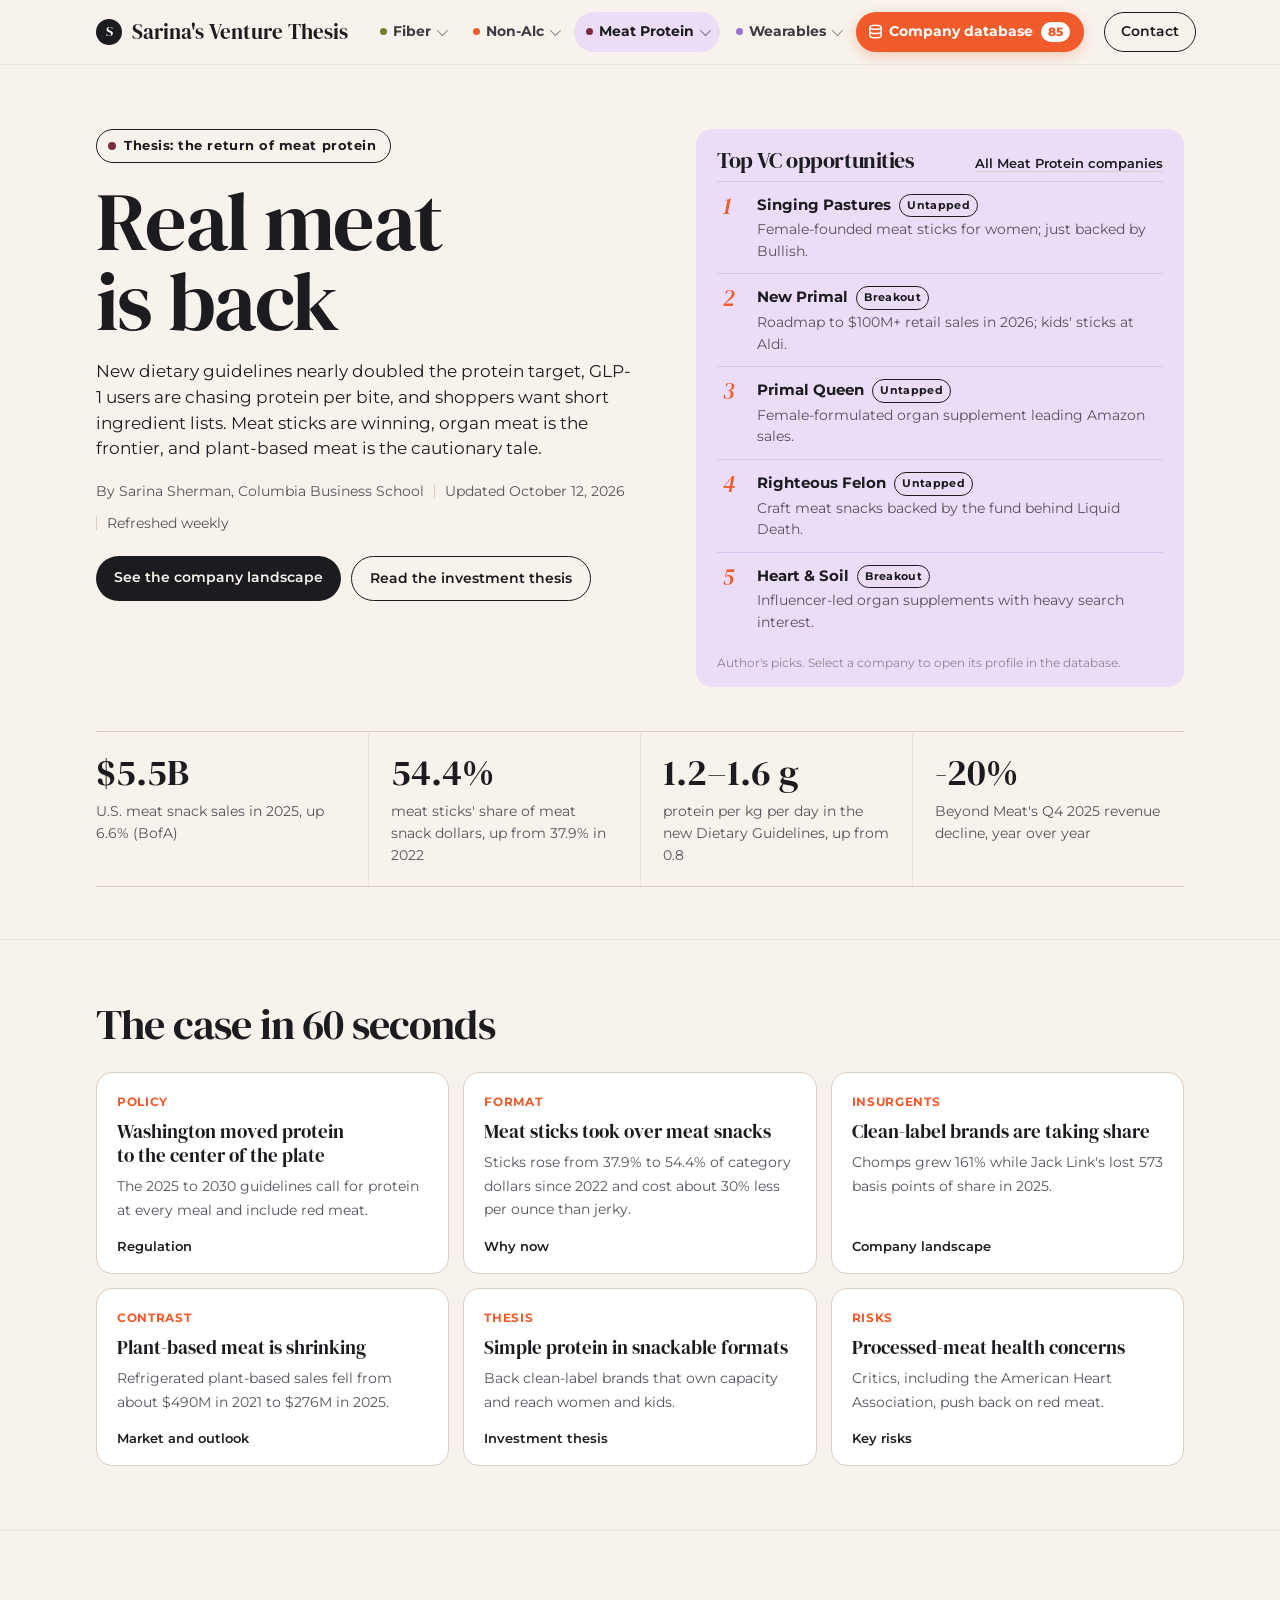
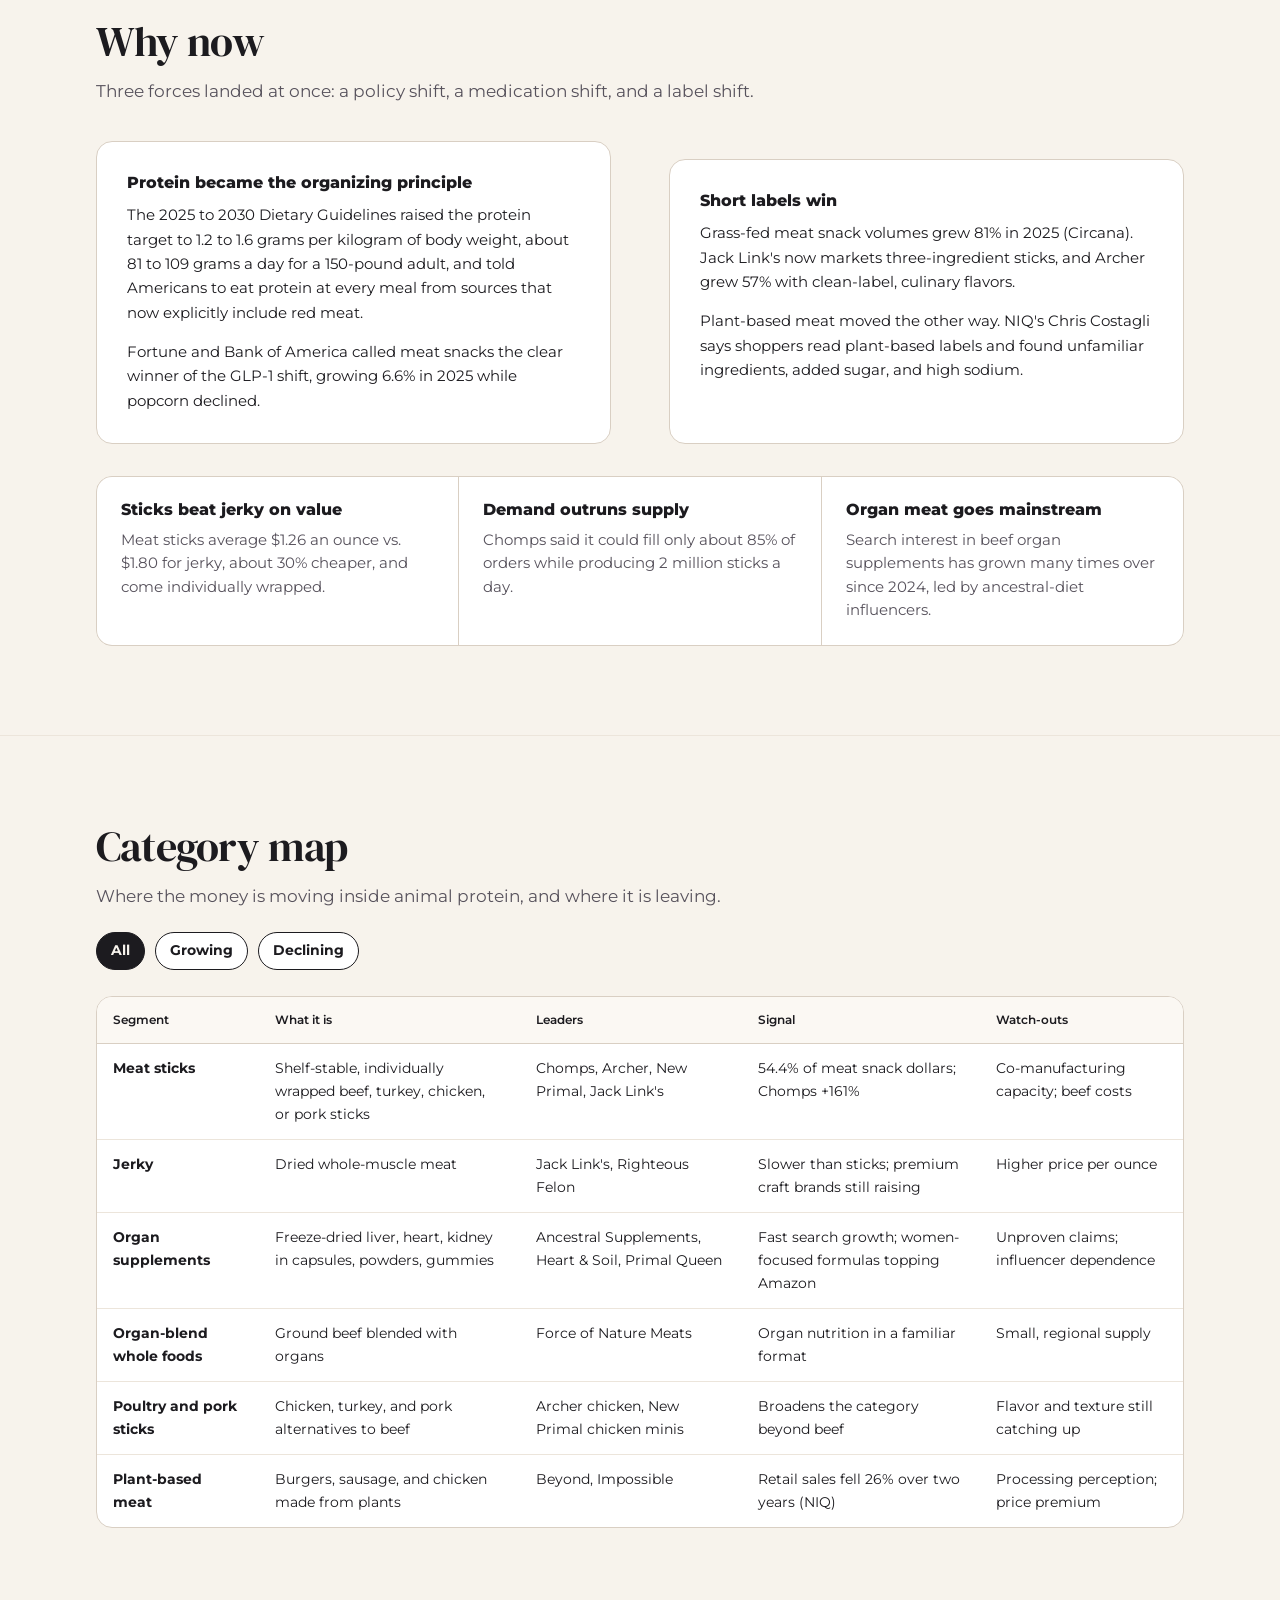
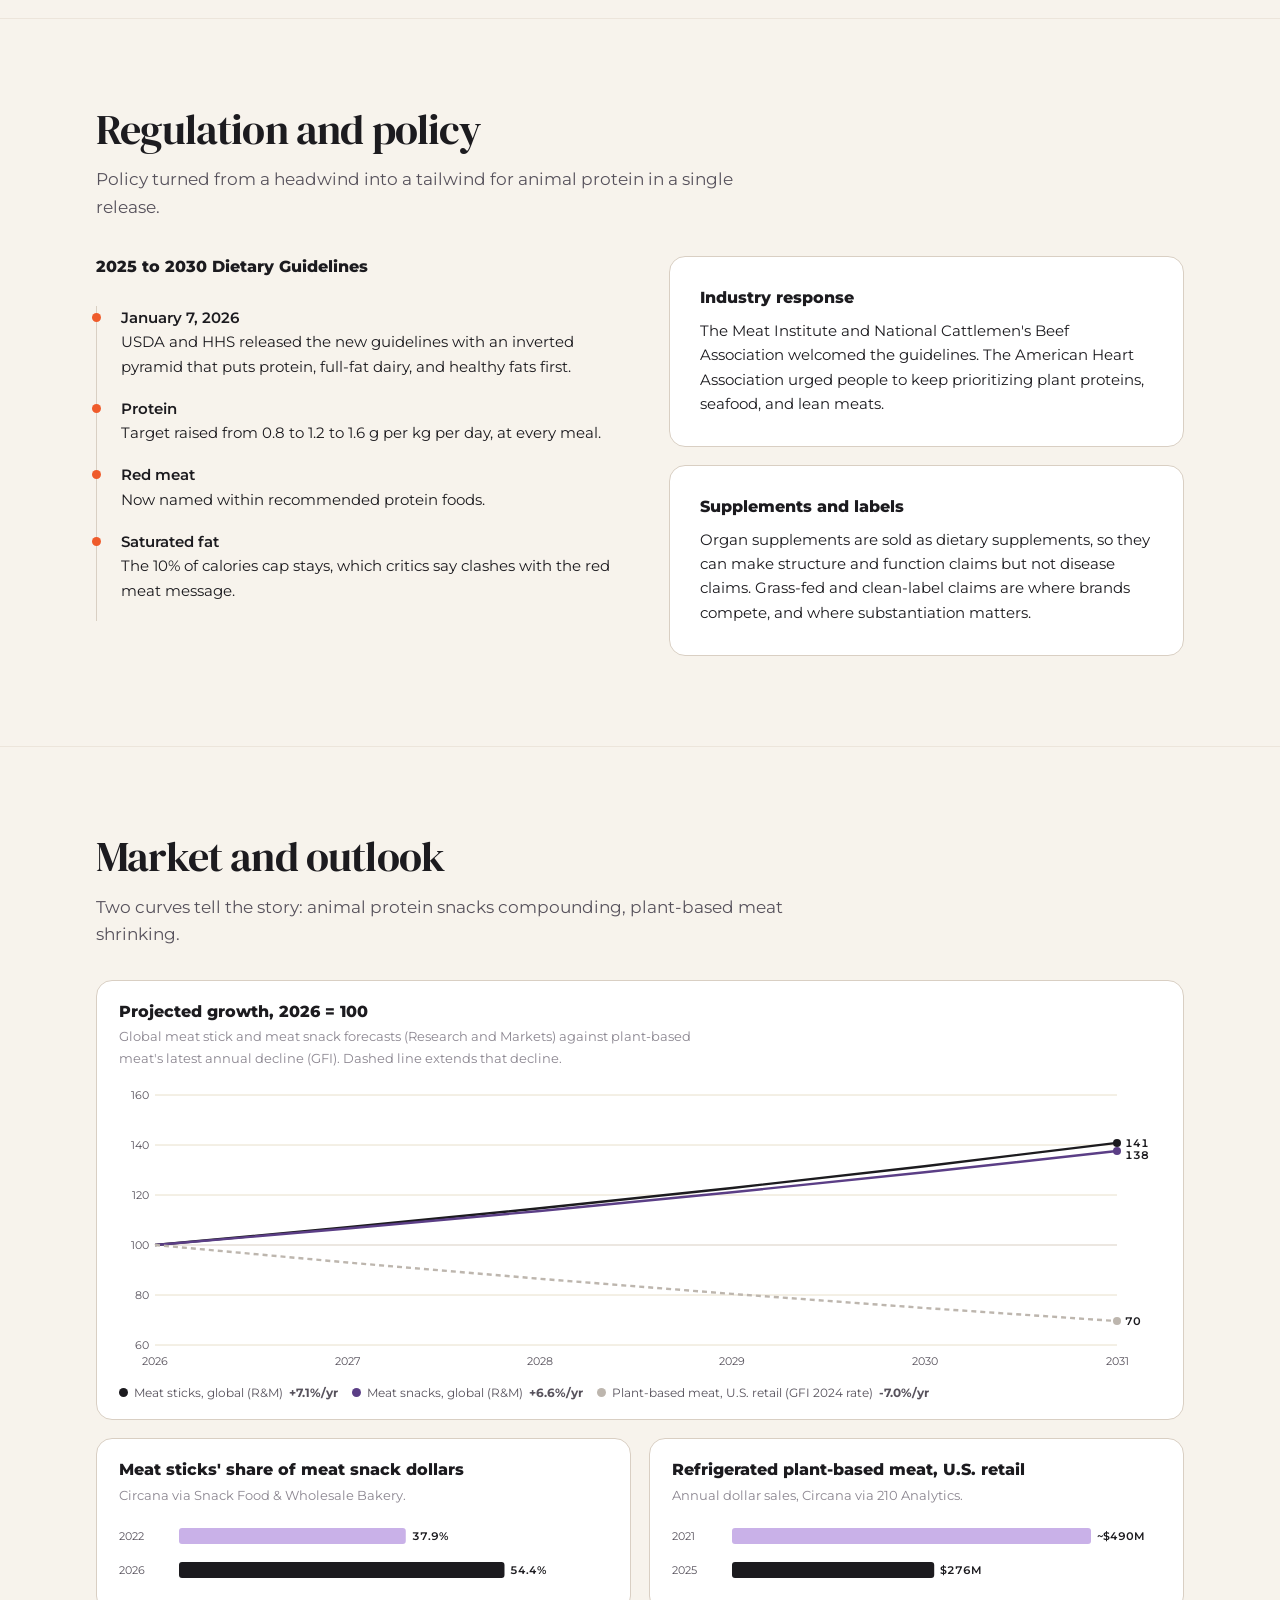
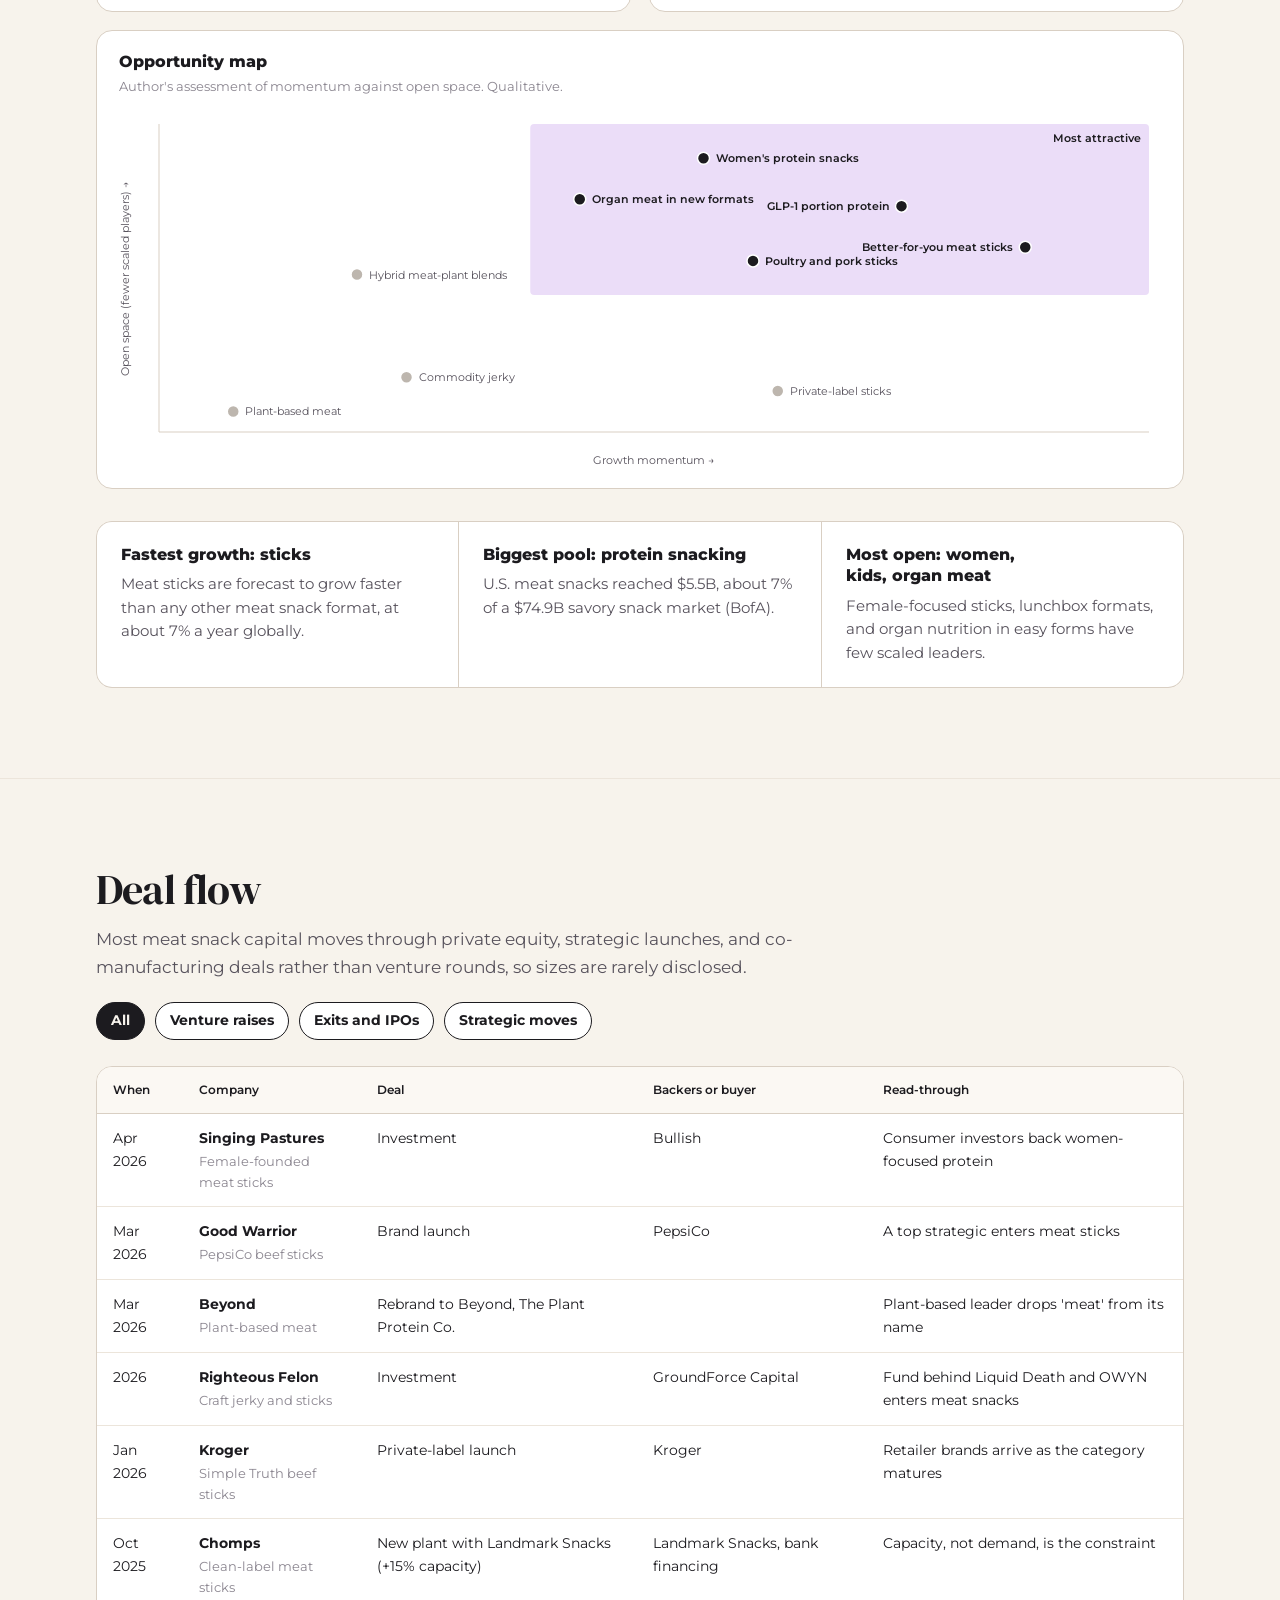
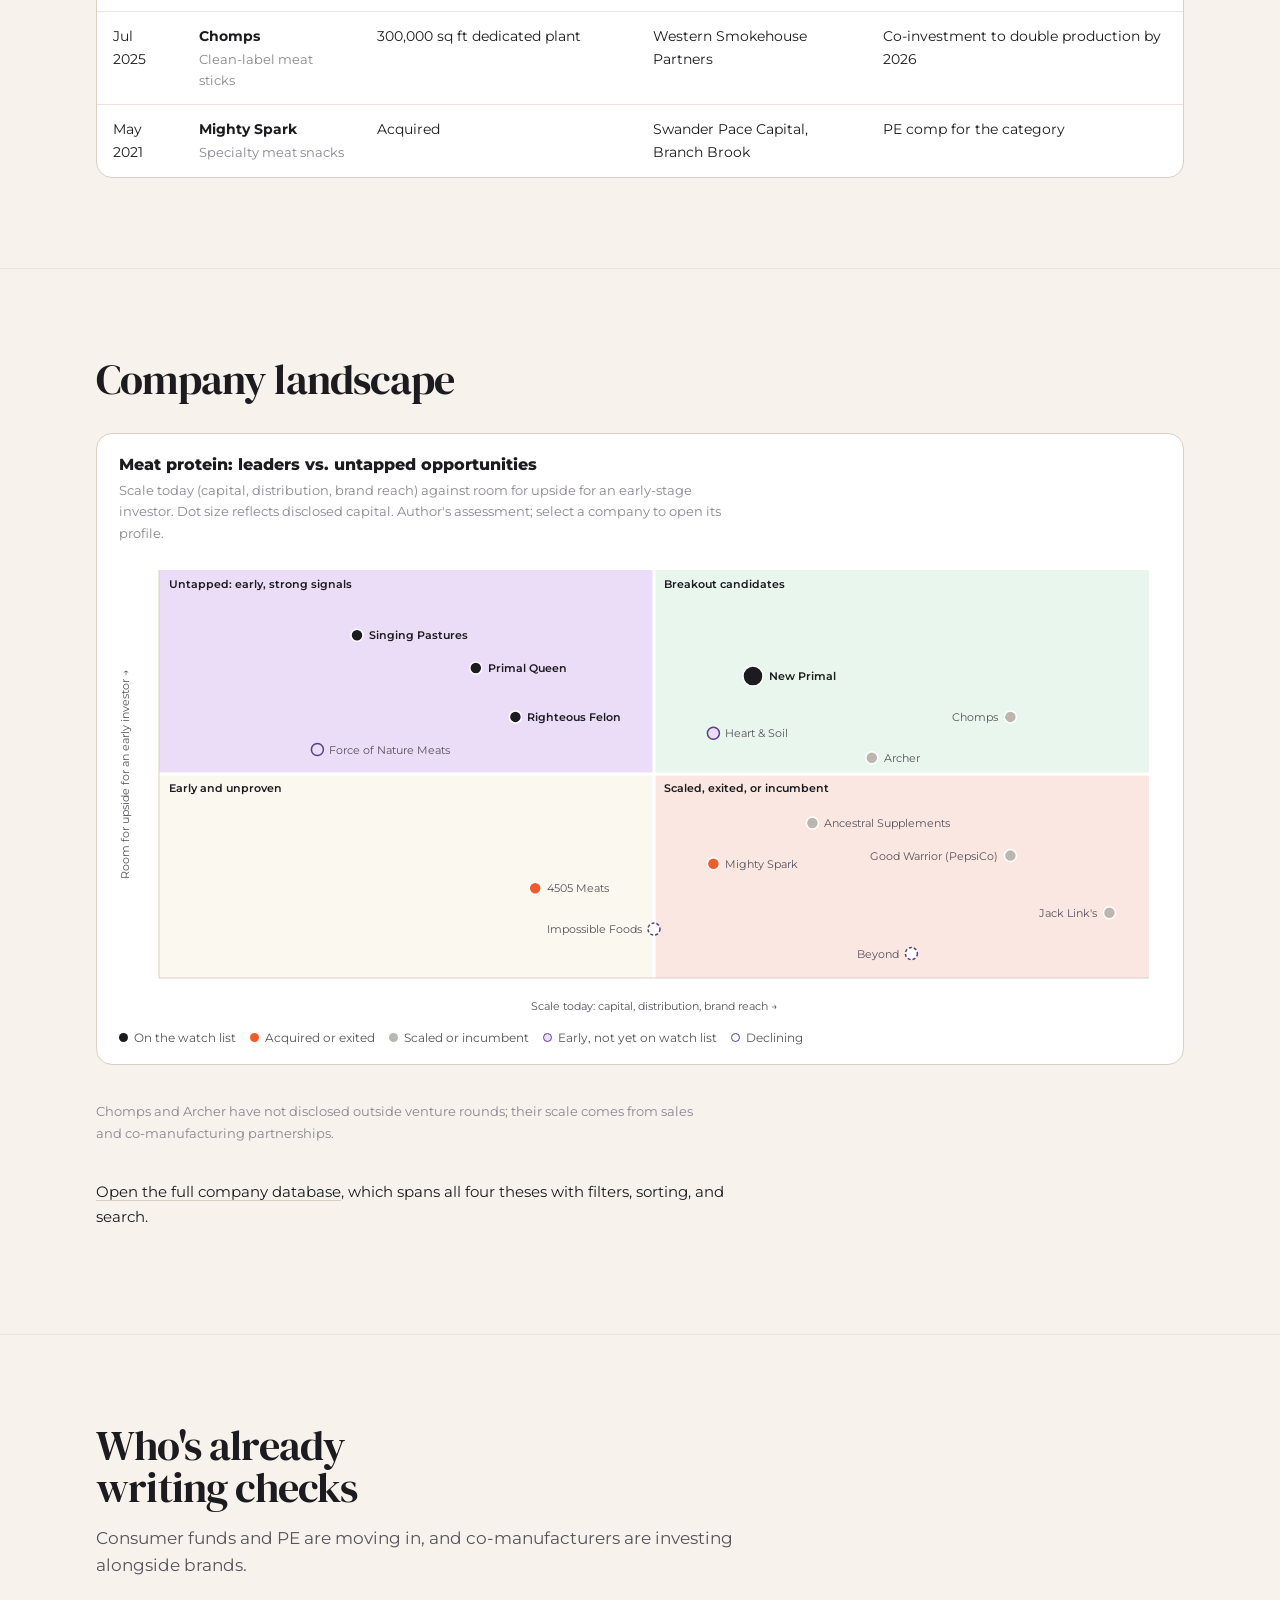
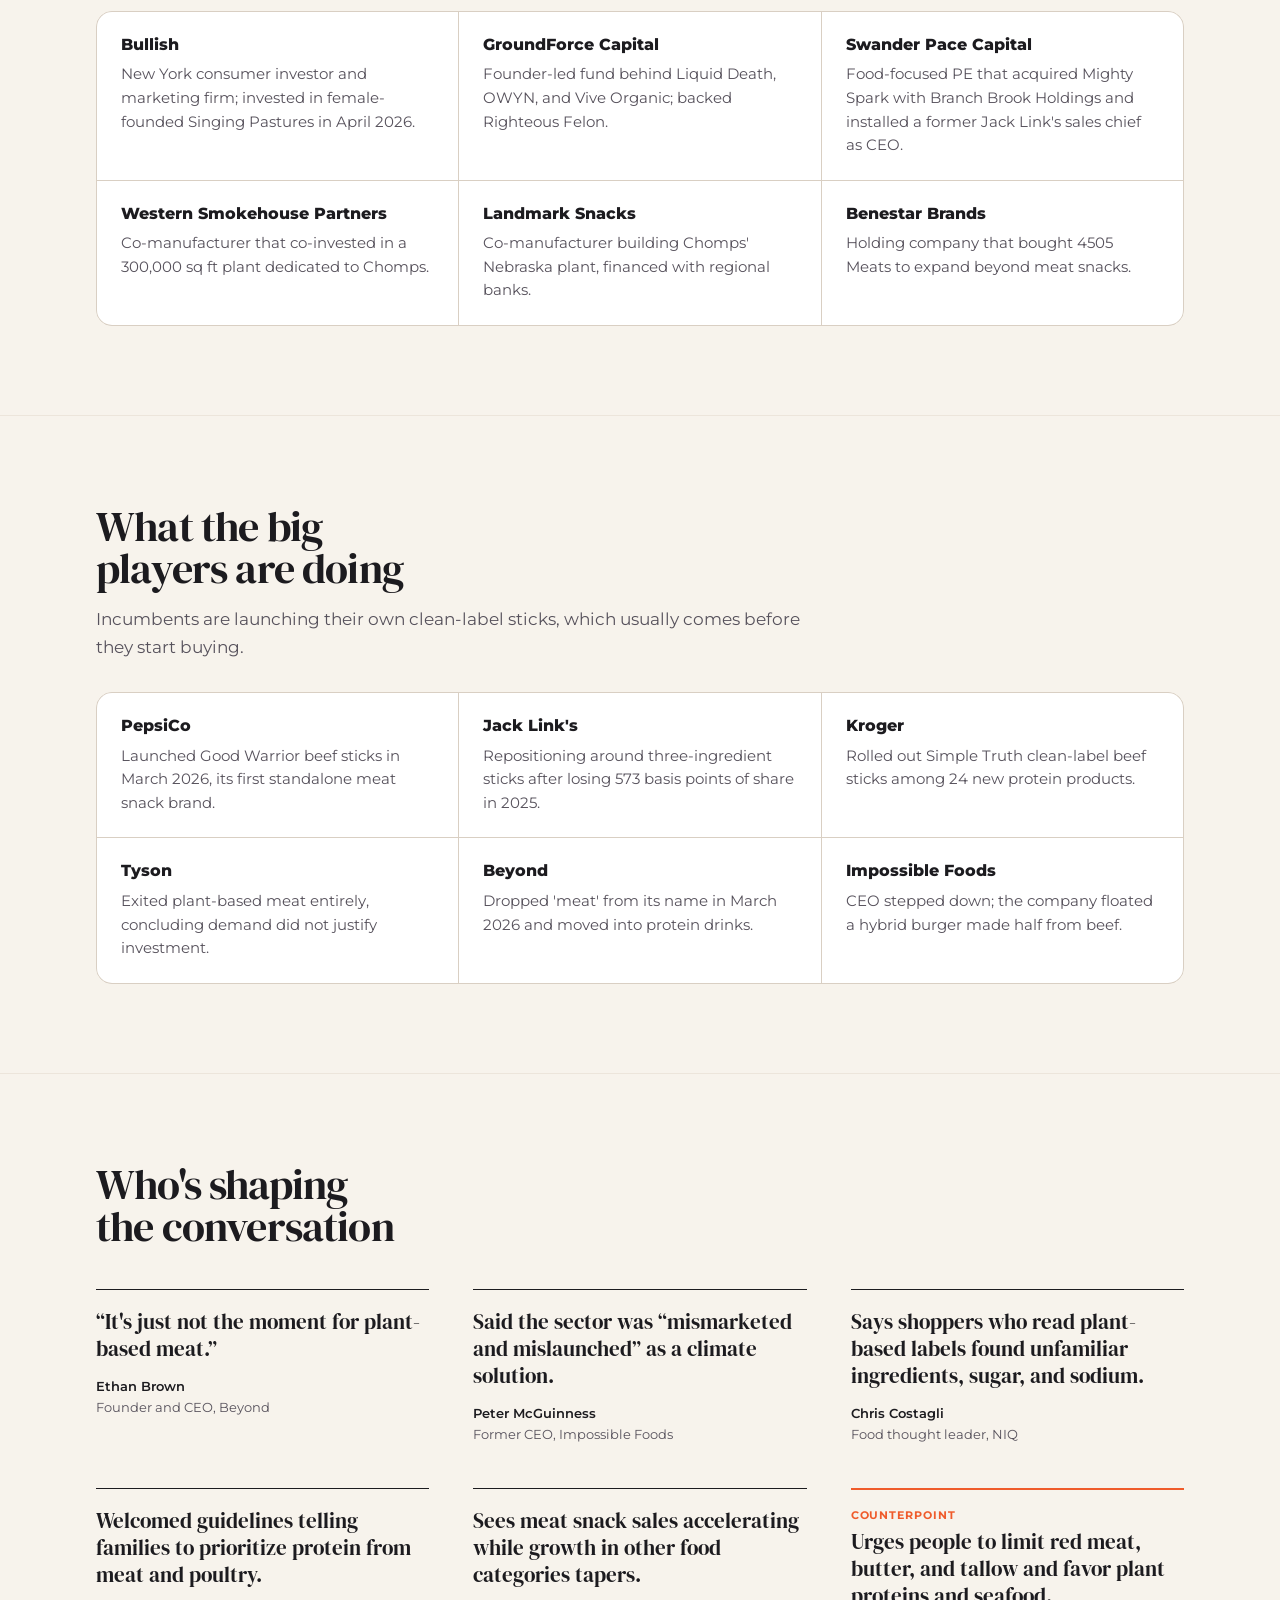
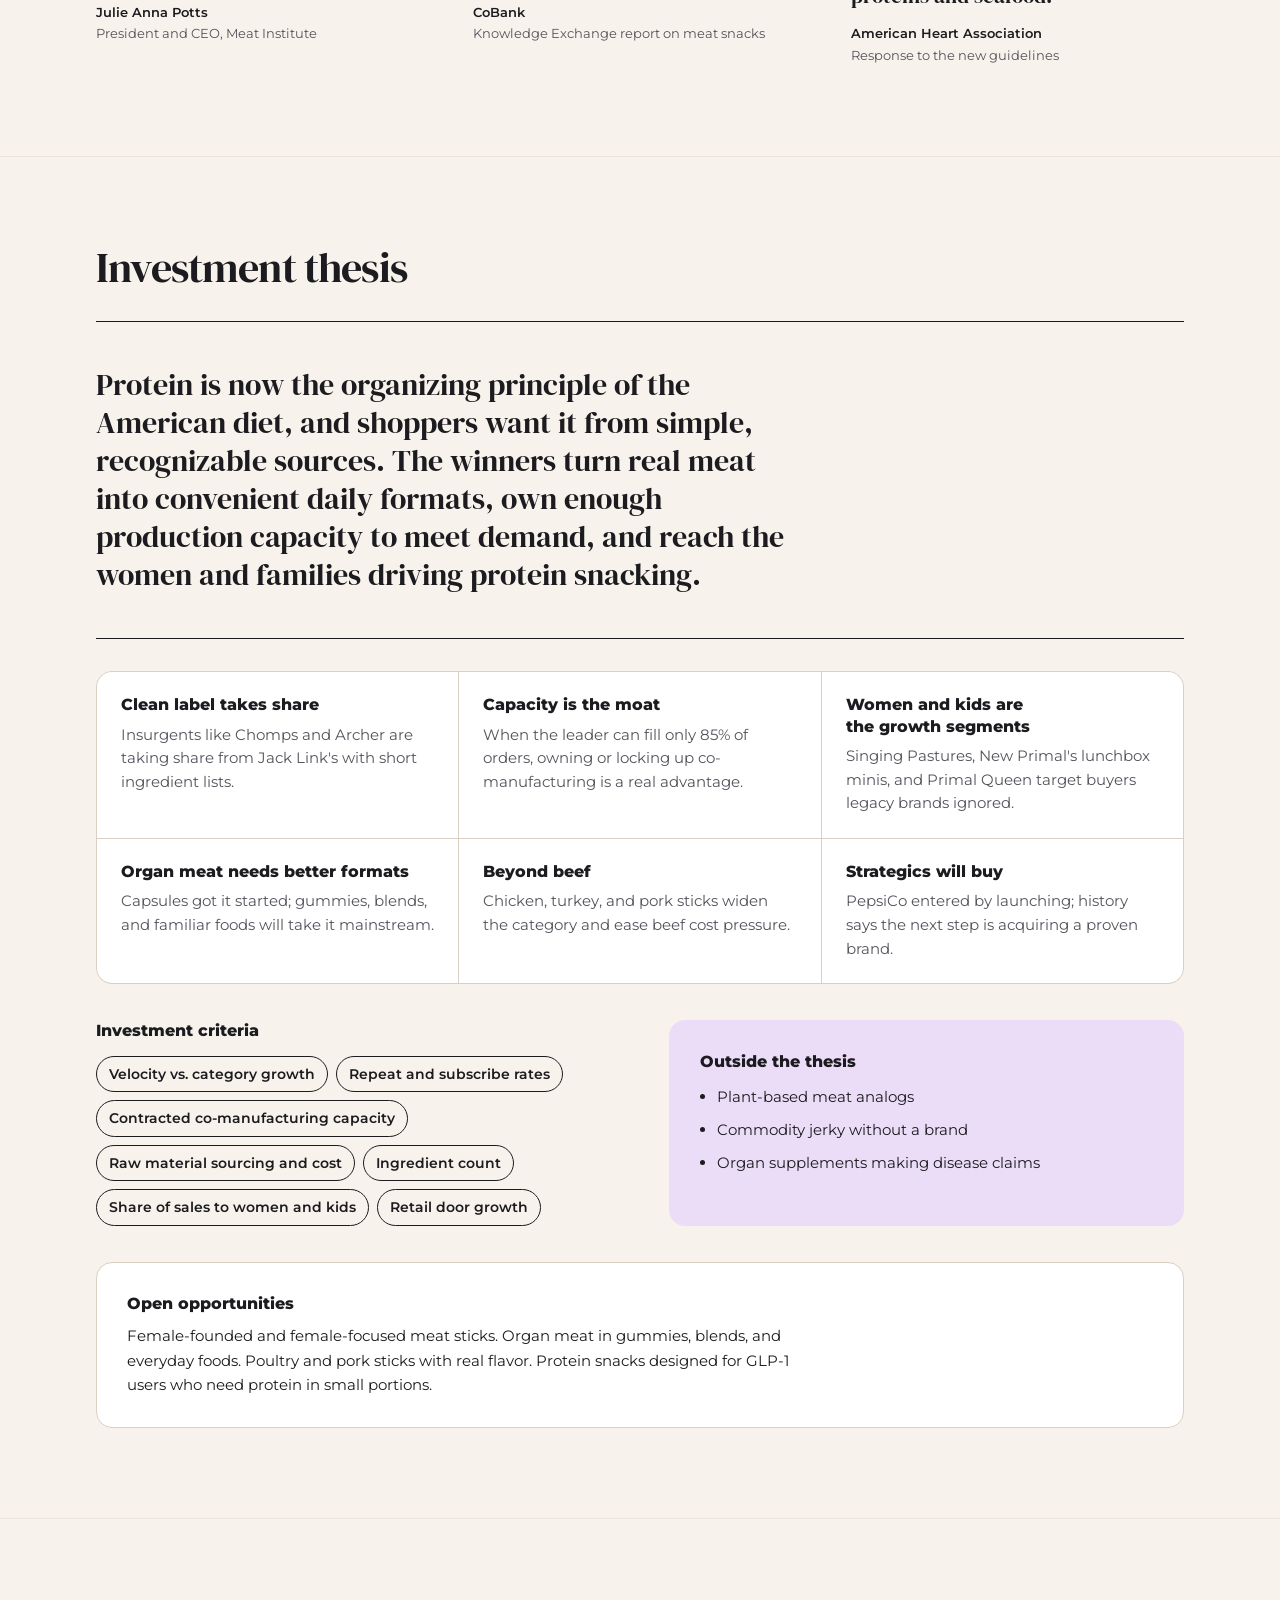
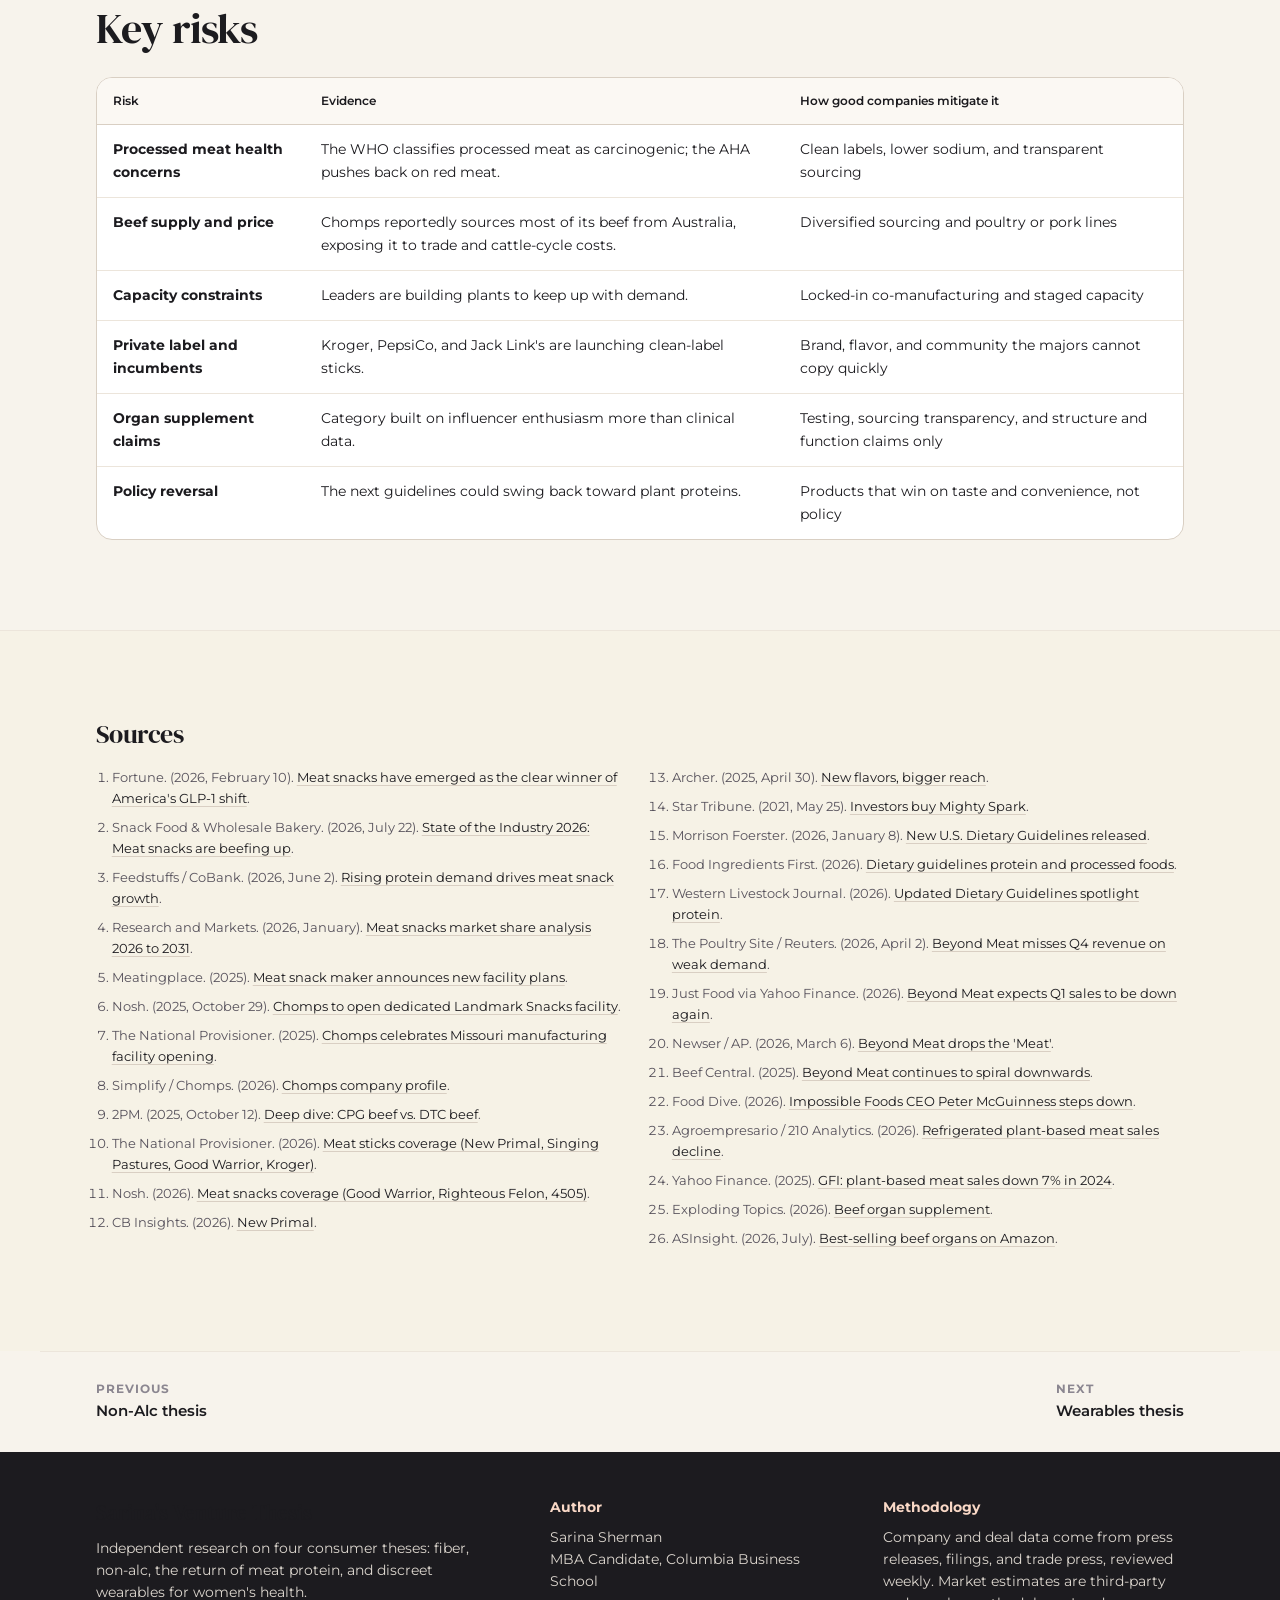
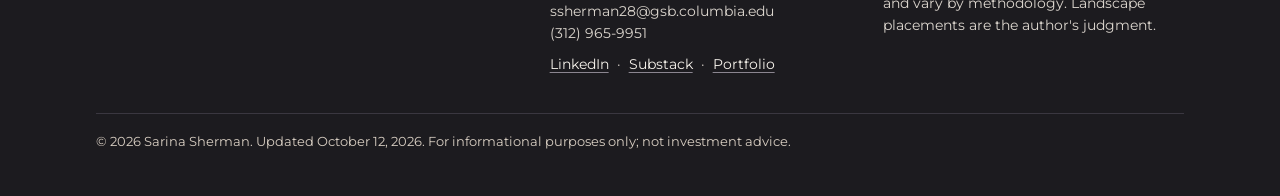
<file: meat-protein.html>
<!DOCTYPE html>
<html lang="en">
<head>
<meta charset="UTF-8">
<meta name="viewport" content="width=device-width, initial-scale=1, viewport-fit=cover">
<title>Meat Protein Thesis | Sarina&#x27;s Venture Thesis</title>
<meta name="description" content="The return of real meat: meat sticks, organ meat, and the decline of plant-based meat.">
<meta property="og:title" content="Meat Protein Thesis | Sarina&#x27;s Venture Thesis">
<meta property="og:description" content="The return of real meat: meat sticks, organ meat, and the decline of plant-based meat.">
<link rel="icon" href="data:image/svg+xml,%3Csvg xmlns='http://www.w3.org/2000/svg' viewBox='0 0 32 32'%3E%3Ccircle cx='16' cy='16' r='16' fill='%23EF5B2B'/%3E%3Ctext x='16' y='22' text-anchor='middle' font-family='Arial' font-weight='bold' font-size='17' fill='%23FBF8EF'%3ES%3C/text%3E%3C/svg%3E">
<link rel="preconnect" href="https://fonts.googleapis.com"><link rel="preconnect" href="https://fonts.gstatic.com" crossorigin><link href="https://fonts.googleapis.com/css2?family=DM+Serif+Display:ital@0;1&family=Montserrat:wght@400;500;600;700;800&display=swap" rel="stylesheet">
<link rel="stylesheet" href="assets/site.css">
</head>
<body>
<nav class="bar" aria-label="Site">
  <div class="wrap">
    <a class="brand" href="./"><span class="mark">S</span><b>Sarina's Venture Thesis</b></a>
    <ul class="nav"><li><a class="top" data-dd href="fiber.html"><i class="dot" style="background:#6F7F2E"></i>Fiber<i class="chev"></i></a><ul class="menu"><li><span class="mhead">Fiber thesis</span></li><li><a href="fiber.html#summary">The case in 60 seconds</a></li><li><a href="fiber.html#science">The science</a></li><li><a href="fiber.html#types">Fiber types</a></li><li><a href="fiber.html#rules">Regulation</a></li><li><a href="fiber.html#market">Market size</a></li><li><a href="fiber.html#outlook">Growth outlook</a></li><li><a href="fiber.html#deals">Deal flow</a></li><li><a href="fiber.html#landscape">Company landscape</a></li><li><a href="fiber.html#funds">Active investors</a></li><li><a href="fiber.html#strategics">Strategic activity</a></li><li><a href="fiber.html#voices">Notable voices</a></li><li><a href="fiber.html#thesis">Investment thesis</a></li><li><a href="fiber.html#risks">Key risks</a></li><li><a href="fiber.html#sources">Sources</a></li></ul></li><li><a class="top" data-dd href="non-alc.html"><i class="dot" style="background:#EF5B2B"></i>Non-Alc<i class="chev"></i></a><ul class="menu"><li><span class="mhead">Non-Alc thesis</span></li><li><a href="non-alc.html#summary">The case in 60 seconds</a></li><li><a href="non-alc.html#context">Why now</a></li><li><a href="non-alc.html#segments">Category map</a></li><li><a href="non-alc.html#rules">Regulation</a></li><li><a href="non-alc.html#outlook">Market and outlook</a></li><li><a href="non-alc.html#deals">Deal flow</a></li><li><a href="non-alc.html#landscape">Company landscape</a></li><li><a href="non-alc.html#funds">Active investors</a></li><li><a href="non-alc.html#strategics">Strategic activity</a></li><li><a href="non-alc.html#voices">Notable voices</a></li><li><a href="non-alc.html#thesis">Investment thesis</a></li><li><a href="non-alc.html#risks">Key risks</a></li><li><a href="non-alc.html#sources">Sources</a></li></ul></li><li><a class="top" data-dd href="meat-protein.html" aria-current="page"><i class="dot" style="background:#7A2E3B"></i>Meat Protein<i class="chev"></i></a><ul class="menu"><li><span class="mhead">Meat Protein thesis</span></li><li><a href="meat-protein.html#summary">The case in 60 seconds</a></li><li><a href="meat-protein.html#context">Why now</a></li><li><a href="meat-protein.html#segments">Category map</a></li><li><a href="meat-protein.html#rules">Regulation</a></li><li><a href="meat-protein.html#outlook">Market and outlook</a></li><li><a href="meat-protein.html#deals">Deal flow</a></li><li><a href="meat-protein.html#landscape">Company landscape</a></li><li><a href="meat-protein.html#funds">Active investors</a></li><li><a href="meat-protein.html#strategics">Strategic activity</a></li><li><a href="meat-protein.html#voices">Notable voices</a></li><li><a href="meat-protein.html#thesis">Investment thesis</a></li><li><a href="meat-protein.html#risks">Key risks</a></li><li><a href="meat-protein.html#sources">Sources</a></li></ul></li><li><a class="top" data-dd href="wearables.html"><i class="dot" style="background:#9B72CF"></i>Wearables<i class="chev"></i></a><ul class="menu"><li><span class="mhead">Wearables thesis</span></li><li><a href="wearables.html#summary">The case in 60 seconds</a></li><li><a href="wearables.html#context">Why now</a></li><li><a href="wearables.html#segments">Category map</a></li><li><a href="wearables.html#rules">Regulation</a></li><li><a href="wearables.html#outlook">Market and outlook</a></li><li><a href="wearables.html#deals">Deal flow</a></li><li><a href="wearables.html#landscape">Company landscape</a></li><li><a href="wearables.html#funds">Active investors</a></li><li><a href="wearables.html#strategics">Strategic activity</a></li><li><a href="wearables.html#voices">Notable voices</a></li><li><a href="wearables.html#thesis">Investment thesis</a></li><li><a href="wearables.html#risks">Key risks</a></li><li><a href="wearables.html#sources">Sources</a></li></ul></li><li><a class="top dbtab" href="companies.html"><svg viewBox="0 0 16 16" aria-hidden="true"><ellipse cx="8" cy="3.5" rx="6" ry="2.2" fill="none" stroke="currentColor" stroke-width="1.6"/><path d="M2 3.5v9c0 1.2 2.7 2.2 6 2.2s6-1 6-2.2v-9M2 8c0 1.2 2.7 2.2 6 2.2s6-1 6-2.2" fill="none" stroke="currentColor" stroke-width="1.6"/></svg>Company database<span class="cnt">85</span></a></li></ul>
    <a class="navcta" href="./#about">Contact</a>
    <button class="navtoggle" id="navToggle" aria-expanded="false" aria-controls="mpanel">Menu</button>
  </div>
  <div class="wrap mpanel" id="mpanel" hidden><a href="./">Home</a><details><summary><i class="dot" style="background:#6F7F2E"></i>Fiber</summary><a href="fiber.html">Overview</a><a href="fiber.html#summary">The case in 60 seconds</a><a href="fiber.html#science">The science</a><a href="fiber.html#types">Fiber types</a><a href="fiber.html#rules">Regulation</a><a href="fiber.html#market">Market size</a><a href="fiber.html#outlook">Growth outlook</a><a href="fiber.html#deals">Deal flow</a><a href="fiber.html#landscape">Company landscape</a><a href="fiber.html#funds">Active investors</a><a href="fiber.html#strategics">Strategic activity</a><a href="fiber.html#voices">Notable voices</a><a href="fiber.html#thesis">Investment thesis</a><a href="fiber.html#risks">Key risks</a><a href="fiber.html#sources">Sources</a></details><details><summary><i class="dot" style="background:#EF5B2B"></i>Non-Alc</summary><a href="non-alc.html">Overview</a><a href="non-alc.html#summary">The case in 60 seconds</a><a href="non-alc.html#context">Why now</a><a href="non-alc.html#segments">Category map</a><a href="non-alc.html#rules">Regulation</a><a href="non-alc.html#outlook">Market and outlook</a><a href="non-alc.html#deals">Deal flow</a><a href="non-alc.html#landscape">Company landscape</a><a href="non-alc.html#funds">Active investors</a><a href="non-alc.html#strategics">Strategic activity</a><a href="non-alc.html#voices">Notable voices</a><a href="non-alc.html#thesis">Investment thesis</a><a href="non-alc.html#risks">Key risks</a><a href="non-alc.html#sources">Sources</a></details><details><summary><i class="dot" style="background:#7A2E3B"></i>Meat Protein</summary><a href="meat-protein.html">Overview</a><a href="meat-protein.html#summary">The case in 60 seconds</a><a href="meat-protein.html#context">Why now</a><a href="meat-protein.html#segments">Category map</a><a href="meat-protein.html#rules">Regulation</a><a href="meat-protein.html#outlook">Market and outlook</a><a href="meat-protein.html#deals">Deal flow</a><a href="meat-protein.html#landscape">Company landscape</a><a href="meat-protein.html#funds">Active investors</a><a href="meat-protein.html#strategics">Strategic activity</a><a href="meat-protein.html#voices">Notable voices</a><a href="meat-protein.html#thesis">Investment thesis</a><a href="meat-protein.html#risks">Key risks</a><a href="meat-protein.html#sources">Sources</a></details><details><summary><i class="dot" style="background:#9B72CF"></i>Wearables</summary><a href="wearables.html">Overview</a><a href="wearables.html#summary">The case in 60 seconds</a><a href="wearables.html#context">Why now</a><a href="wearables.html#segments">Category map</a><a href="wearables.html#rules">Regulation</a><a href="wearables.html#outlook">Market and outlook</a><a href="wearables.html#deals">Deal flow</a><a href="wearables.html#landscape">Company landscape</a><a href="wearables.html#funds">Active investors</a><a href="wearables.html#strategics">Strategic activity</a><a href="wearables.html#voices">Notable voices</a><a href="wearables.html#thesis">Investment thesis</a><a href="wearables.html#risks">Key risks</a><a href="wearables.html#sources">Sources</a></details><a class="mdb" href="companies.html">Company database (85 companies)</a><a href="./#about">Contact</a></div>
</nav>
<main id="top">
<div class="wrap">
<header class="hero">
  <div>
    <span class="eyebrow"><i style="background:#7A2E3B"></i>Thesis: the return of meat protein</span>
    <h1>Real meat is back</h1>
    <p class="sub">New dietary guidelines nearly doubled the protein target, GLP-1 users are chasing protein per bite, and shoppers want short ingredient lists. Meat sticks are winning, organ meat is the frontier, and plant-based meat is the cautionary tale.</p>
    <p class="meta"><span>By Sarina Sherman, Columbia Business School</span><span class="sep"></span><span>Updated October 12, 2026</span><span class="sep"></span><span>Refreshed weekly</span></p>
    <div class="ctas"><a class="p" href="#landscape">See the company landscape</a><a class="s" href="#thesis">Read the investment thesis</a></div>
  </div>
  <aside class="topops" aria-labelledby="topopsT">
    <div class="topops-head"><h2 id="topopsT">Top VC opportunities</h2><a href="companies.html#t-meat" class="seeall">All Meat Protein companies</a></div>
    <ol><li><a class="opp" href="companies.html#co-singing-pastures"><span class="rk">1</span><span class="ob"><strong>Singing Pastures</strong><span class="tag">Untapped</span><em>Female-founded meat sticks for women; just backed by Bullish.</em></span></a></li><li><a class="opp" href="companies.html#co-new-primal"><span class="rk">2</span><span class="ob"><strong>New Primal</strong><span class="tag">Breakout</span><em>Roadmap to $100M+ retail sales in 2026; kids' sticks at Aldi.</em></span></a></li><li><a class="opp" href="companies.html#co-primal-queen"><span class="rk">3</span><span class="ob"><strong>Primal Queen</strong><span class="tag">Untapped</span><em>Female-formulated organ supplement leading Amazon sales.</em></span></a></li><li><a class="opp" href="companies.html#co-righteous-felon"><span class="rk">4</span><span class="ob"><strong>Righteous Felon</strong><span class="tag">Untapped</span><em>Craft meat snacks backed by the fund behind Liquid Death.</em></span></a></li><li><a class="opp" href="companies.html#co-heart-soil"><span class="rk">5</span><span class="ob"><strong>Heart &amp; Soil</strong><span class="tag">Breakout</span><em>Influencer-led organ supplements with heavy search interest.</em></span></a></li></ol>
    <p class="topops-note">Author's picks. Select a company to open its profile in the database.</p>
  </aside>
</header>
<div class="facts"><div><b>$5.5B</b><span>U.S. meat snack sales in 2025, up 6.6% (BofA)</span></div><div><b>54.4%</b><span>meat sticks' share of meat snack dollars, up from 37.9% in 2022</span></div><div><b>1.2–1.6 g</b><span>protein per kg per day in the new Dietary Guidelines, up from 0.8</span></div><div><b>-20%</b><span>Beyond Meat's Q4 2025 revenue decline, year over year</span></div></div>
</div>
<section id="summary" class="summary">
<div class="wrap">
  <h2>The case in 60 seconds</h2>
  
<div class="sumgrid"><a class="sumcard" href="#rules"><span class="sumk">Policy</span><h3>Washington moved protein to the center of the plate</h3><p>The 2025 to 2030 guidelines call for protein at every meal and include red meat.</p><span class="go">Regulation</span></a><a class="sumcard" href="#context"><span class="sumk">Format</span><h3>Meat sticks took over meat snacks</h3><p>Sticks rose from 37.9% to 54.4% of category dollars since 2022 and cost about 30% less per ounce than jerky.</p><span class="go">Why now</span></a><a class="sumcard" href="#landscape"><span class="sumk">Insurgents</span><h3>Clean-label brands are taking share</h3><p>Chomps grew 161% while Jack Link's lost 573 basis points of share in 2025.</p><span class="go">Company landscape</span></a><a class="sumcard" href="#outlook"><span class="sumk">Contrast</span><h3>Plant-based meat is shrinking</h3><p>Refrigerated plant-based sales fell from about $490M in 2021 to $276M in 2025.</p><span class="go">Market and outlook</span></a><a class="sumcard" href="#thesis"><span class="sumk">Thesis</span><h3>Simple protein in snackable formats</h3><p>Back clean-label brands that own capacity and reach women and kids.</p><span class="go">Investment thesis</span></a><a class="sumcard" href="#risks"><span class="sumk">Risks</span><h3>Processed-meat health concerns</h3><p>Critics, including the American Heart Association, push back on red meat.</p><span class="go">Key risks</span></a></div>
</div>
</section>
<section id="context">
<div class="wrap">
  <h2>Why now</h2>
  <p class="lede">Three forces landed at once: a policy shift, a medication shift, and a label shift.</p>
<div class="two"><div class="callout"><h3>Protein became the organizing principle</h3><p>The 2025 to 2030 Dietary Guidelines raised the protein target to 1.2 to 1.6 grams per kilogram of body weight, about 81 to 109 grams a day for a 150-pound adult, and told Americans to eat protein at every meal from sources that now explicitly include red meat.</p><p>Fortune and Bank of America called meat snacks the clear winner of the GLP-1 shift, growing 6.6% in 2025 while popcorn declined.</p></div><div class="callout"><h3>Short labels win</h3><p>Grass-fed meat snack volumes grew 81% in 2025 (Circana). Jack Link's now markets three-ingredient sticks, and Archer grew 57% with clean-label, culinary flavors.</p><p>Plant-based meat moved the other way. NIQ's Chris Costagli says shoppers read plant-based labels and found unfamiliar ingredients, added sugar, and high sodium.</p></div></div><div class="cards"><div class="card"><h3>Sticks beat jerky on value</h3><p>Meat sticks average $1.26 an ounce vs. $1.80 for jerky, about 30% cheaper, and come individually wrapped.</p></div><div class="card"><h3>Demand outruns supply</h3><p>Chomps said it could fill only about 85% of orders while producing 2 million sticks a day.</p></div><div class="card"><h3>Organ meat goes mainstream</h3><p>Search interest in beef organ supplements has grown many times over since 2024, led by ancestral-diet influencers.</p></div></div>
</div>
</section>
<section id="segments">
<div class="wrap">
  <h2>Category map</h2>
  <p class="lede">Where the money is moving inside animal protein, and where it is leaving.</p>
<div class="controls" role="group" aria-label="Filter segments"><button class="flt" data-g="seg" data-f="all" aria-pressed="true">All</button><button class="flt" data-g="seg" data-f="growth" aria-pressed="false">Growing</button><button class="flt" data-g="seg" data-f="decline" aria-pressed="false">Declining</button></div><div class="tbl"><table style="min-width:860px" data-fg="seg"><thead><tr><th>Segment</th><th>What it is</th><th>Leaders</th><th>Signal</th><th>Watch-outs</th></tr></thead><tbody><tr data-tags="growth"><td><strong>Meat sticks</strong></td><td>Shelf-stable, individually wrapped beef, turkey, chicken, or pork sticks</td><td>Chomps, Archer, New Primal, Jack Link's</td><td>54.4% of meat snack dollars; Chomps +161%</td><td>Co-manufacturing capacity; beef costs</td></tr><tr data-tags="growth"><td><strong>Jerky</strong></td><td>Dried whole-muscle meat</td><td>Jack Link's, Righteous Felon</td><td>Slower than sticks; premium craft brands still raising</td><td>Higher price per ounce</td></tr><tr data-tags="growth"><td><strong>Organ supplements</strong></td><td>Freeze-dried liver, heart, kidney in capsules, powders, gummies</td><td>Ancestral Supplements, Heart & Soil, Primal Queen</td><td>Fast search growth; women-focused formulas topping Amazon</td><td>Unproven claims; influencer dependence</td></tr><tr data-tags="growth"><td><strong>Organ-blend whole foods</strong></td><td>Ground beef blended with organs</td><td>Force of Nature Meats</td><td>Organ nutrition in a familiar format</td><td>Small, regional supply</td></tr><tr data-tags="growth"><td><strong>Poultry and pork sticks</strong></td><td>Chicken, turkey, and pork alternatives to beef</td><td>Archer chicken, New Primal chicken minis</td><td>Broadens the category beyond beef</td><td>Flavor and texture still catching up</td></tr><tr data-tags="decline"><td><strong>Plant-based meat</strong></td><td>Burgers, sausage, and chicken made from plants</td><td>Beyond, Impossible</td><td>Retail sales fell 26% over two years (NIQ)</td><td>Processing perception; price premium</td></tr></tbody></table></div>
</div>
</section>
<section id="rules">
<div class="wrap">
  <h2>Regulation and policy</h2>
  <p class="lede">Policy turned from a headwind into a tailwind for animal protein in a single release.</p>
<div class="two"><div><h3>2025 to 2030 Dietary Guidelines</h3><ul class="tl"><li><b>January 7, 2026</b>USDA and HHS released the new guidelines with an inverted pyramid that puts protein, full-fat dairy, and healthy fats first.</li><li><b>Protein</b>Target raised from 0.8 to 1.2 to 1.6 g per kg per day, at every meal.</li><li><b>Red meat</b>Now named within recommended protein foods.</li><li><b>Saturated fat</b>The 10% of calories cap stays, which critics say clashes with the red meat message.</li></ul></div><div><div class="callout"><h3>Industry response</h3><p>The Meat Institute and National Cattlemen's Beef Association welcomed the guidelines. The American Heart Association urged people to keep prioritizing plant proteins, seafood, and lean meats.</p></div><div class="callout"><h3>Supplements and labels</h3><p>Organ supplements are sold as dietary supplements, so they can make structure and function claims but not disease claims. Grass-fed and clean-label claims are where brands compete, and where substantiation matters.</p></div></div></div>
</div>
</section>
<section id="outlook">
<div class="wrap">
  <h2>Market and outlook</h2>
  <p class="lede">Two curves tell the story: animal protein snacks compounding, plant-based meat shrinking.</p>
<div class="chartgrid"><figure class="chart wide"><figcaption><h3>Projected growth, 2026 = 100</h3><p>Global meat stick and meat snack forecasts (Research and Markets) against plant-based meat's latest annual decline (GFI). Dashed line extends that decline.</p></figcaption><div id="chMeatIdx" class="chartbox"></div><div class="legend" id="lgMeat"></div></figure><figure class="chart"><figcaption><h3>Meat sticks' share of meat snack dollars</h3><p>Circana via Snack Food & Wholesale Bakery.</p></figcaption><div id="chMeatShare" class="chartbox"></div></figure><figure class="chart"><figcaption><h3>Refrigerated plant-based meat, U.S. retail</h3><p>Annual dollar sales, Circana via 210 Analytics.</p></figcaption><div id="chMeatPB" class="chartbox"></div></figure><figure class="chart wide"><figcaption><h3>Opportunity map</h3><p>Author's assessment of momentum against open space. Qualitative.</p></figcaption><div id="chMeatOpp" class="chartbox"></div></figure></div><div class="cards"><div class="card"><h3>Fastest growth: sticks</h3><p>Meat sticks are forecast to grow faster than any other meat snack format, at about 7% a year globally.</p></div><div class="card"><h3>Biggest pool: protein snacking</h3><p>U.S. meat snacks reached $5.5B, about 7% of a $74.9B savory snack market (BofA).</p></div><div class="card"><h3>Most open: women, kids, organ meat</h3><p>Female-focused sticks, lunchbox formats, and organ nutrition in easy forms have few scaled leaders.</p></div></div>
</div>
</section>
<section id="deals">
<div class="wrap">
  <h2>Deal flow</h2>
  <p class="lede">Most meat snack capital moves through private equity, strategic launches, and co-manufacturing deals rather than venture rounds, so sizes are rarely disclosed.</p>
<div class="controls" role="group" aria-label="Filter deals"><button class="flt" data-g="deals" data-f="all" aria-pressed="true">All</button><button class="flt" data-g="deals" data-f="raise" aria-pressed="false">Venture raises</button><button class="flt" data-g="deals" data-f="exit" aria-pressed="false">Exits and IPOs</button><button class="flt" data-g="deals" data-f="strategic" aria-pressed="false">Strategic moves</button></div><div class="tbl"><table style="min-width:860px" data-fg="deals"><thead><tr><th>When</th><th>Company</th><th>Deal</th><th>Backers or buyer</th><th>Read-through</th></tr></thead><tbody><tr data-tags="raise"><td>Apr 2026</td><td><strong>Singing Pastures</strong><span class="sub">Female-founded meat sticks</span></td><td>Investment</td><td>Bullish</td><td>Consumer investors back women-focused protein</td></tr><tr data-tags="strategic"><td>Mar 2026</td><td><strong>Good Warrior</strong><span class="sub">PepsiCo beef sticks</span></td><td>Brand launch</td><td>PepsiCo</td><td>A top strategic enters meat sticks</td></tr><tr data-tags="strategic"><td>Mar 2026</td><td><strong>Beyond</strong><span class="sub">Plant-based meat</span></td><td>Rebrand to Beyond, The Plant Protein Co.</td><td></td><td>Plant-based leader drops &#x27;meat&#x27; from its name</td></tr><tr data-tags="raise"><td>2026</td><td><strong>Righteous Felon</strong><span class="sub">Craft jerky and sticks</span></td><td>Investment</td><td>GroundForce Capital</td><td>Fund behind Liquid Death and OWYN enters meat snacks</td></tr><tr data-tags="strategic"><td>Jan 2026</td><td><strong>Kroger</strong><span class="sub">Simple Truth beef sticks</span></td><td>Private-label launch</td><td>Kroger</td><td>Retailer brands arrive as the category matures</td></tr><tr data-tags="strategic"><td>Oct 2025</td><td><strong>Chomps</strong><span class="sub">Clean-label meat sticks</span></td><td>New plant with Landmark Snacks (+15% capacity)</td><td>Landmark Snacks, bank financing</td><td>Capacity, not demand, is the constraint</td></tr><tr data-tags="strategic"><td>Jul 2025</td><td><strong>Chomps</strong><span class="sub">Clean-label meat sticks</span></td><td>300,000 sq ft dedicated plant</td><td>Western Smokehouse Partners</td><td>Co-investment to double production by 2026</td></tr><tr data-tags="exit"><td>May 2021</td><td><strong>Mighty Spark</strong><span class="sub">Specialty meat snacks</span></td><td>Acquired</td><td>Swander Pace Capital, Branch Brook</td><td>PE comp for the category</td></tr></tbody></table></div>
</div>
</section>
<section id="landscape">
<div class="wrap">
  <h2>Company landscape</h2>
  
<div class="chartgrid"><figure class="chart wide"><figcaption><h3>Meat protein: leaders vs. untapped opportunities</h3><p>Scale today (capital, distribution, brand reach) against room for upside for an early-stage investor. Dot size reflects disclosed capital. Author's assessment; select a company to open its profile.</p></figcaption><div id="chLand" class="chartbox"></div><div class="legend"><span><i style="background:#1C1B1F"></i>On the watch list</span><span><i style="background:#EF5B2B"></i>Acquired or exited</span><span><i style="background:#BDB6AE"></i>Scaled or incumbent</span><span><i style="background:#EBDDF8;border:1px solid #5B3E86"></i>Early, not yet on watch list</span><span><i style="background:#FFFFFF;border:1px solid #5B3E86"></i>Declining</span></div></figure></div><p class="note mt">Chomps and Archer have not disclosed outside venture rounds; their scale comes from sales and co-manufacturing partnerships.</p><p class="mt"><a href="companies.html">Open the full company database</a>, which spans all four theses with filters, sorting, and search.</p>
</div>
</section>
<section id="funds">
<div class="wrap">
  <h2>Who's already writing checks</h2>
  <p class="lede">Consumer funds and PE are moving in, and co-manufacturers are investing alongside brands.</p>
<div class="cards"><div class="card"><h3>Bullish</h3><p>New York consumer investor and marketing firm; invested in female-founded Singing Pastures in April 2026.</p></div><div class="card"><h3>GroundForce Capital</h3><p>Founder-led fund behind Liquid Death, OWYN, and Vive Organic; backed Righteous Felon.</p></div><div class="card"><h3>Swander Pace Capital</h3><p>Food-focused PE that acquired Mighty Spark with Branch Brook Holdings and installed a former Jack Link's sales chief as CEO.</p></div><div class="card"><h3>Western Smokehouse Partners</h3><p>Co-manufacturer that co-invested in a 300,000 sq ft plant dedicated to Chomps.</p></div><div class="card"><h3>Landmark Snacks</h3><p>Co-manufacturer building Chomps' Nebraska plant, financed with regional banks.</p></div><div class="card"><h3>Benestar Brands</h3><p>Holding company that bought 4505 Meats to expand beyond meat snacks.</p></div></div>
</div>
</section>
<section id="strategics">
<div class="wrap">
  <h2>What the big players are doing</h2>
  <p class="lede">Incumbents are launching their own clean-label sticks, which usually comes before they start buying.</p>
<div class="cards"><div class="card"><h3>PepsiCo</h3><p>Launched Good Warrior beef sticks in March 2026, its first standalone meat snack brand.</p></div><div class="card"><h3>Jack Link's</h3><p>Repositioning around three-ingredient sticks after losing 573 basis points of share in 2025.</p></div><div class="card"><h3>Kroger</h3><p>Rolled out Simple Truth clean-label beef sticks among 24 new protein products.</p></div><div class="card"><h3>Tyson</h3><p>Exited plant-based meat entirely, concluding demand did not justify investment.</p></div><div class="card"><h3>Beyond</h3><p>Dropped 'meat' from its name in March 2026 and moved into protein drinks.</p></div><div class="card"><h3>Impossible Foods</h3><p>CEO stepped down; the company floated a hybrid burger made half from beef.</p></div></div>
</div>
</section>
<section id="voices">
<div class="wrap">
  <h2>Who's shaping the conversation</h2>
  
<div class="voices"><figure class="voice"><blockquote>“It's just not the moment for plant-based meat.”</blockquote><figcaption><strong>Ethan Brown</strong>Founder and CEO, Beyond</figcaption></figure><figure class="voice"><blockquote>Said the sector was “mismarketed and mislaunched” as a climate solution.</blockquote><figcaption><strong>Peter McGuinness</strong>Former CEO, Impossible Foods</figcaption></figure><figure class="voice"><blockquote>Says shoppers who read plant-based labels found unfamiliar ingredients, sugar, and sodium.</blockquote><figcaption><strong>Chris Costagli</strong>Food thought leader, NIQ</figcaption></figure><figure class="voice"><blockquote>Welcomed guidelines telling families to prioritize protein from meat and poultry.</blockquote><figcaption><strong>Julie Anna Potts</strong>President and CEO, Meat Institute</figcaption></figure><figure class="voice"><blockquote>Sees meat snack sales accelerating while growth in other food categories tapers.</blockquote><figcaption><strong>CoBank</strong>Knowledge Exchange report on meat snacks</figcaption></figure><figure class="voice contra"><blockquote>Urges people to limit red meat, butter, and tallow and favor plant proteins and seafood.</blockquote><figcaption><strong>American Heart Association</strong>Response to the new guidelines</figcaption></figure></div>
</div>
</section>
<section id="thesis">
<div class="wrap">
  <h2>Investment thesis</h2>
  
<div class="thesis-box"><p>Protein is now the organizing principle of the American diet, and shoppers want it from simple, recognizable sources. The winners turn real meat into convenient daily formats, own enough production capacity to meet demand, and reach the women and families driving protein snacking.</p></div><div class="plays"><div class="card"><h3>Clean label takes share</h3><p>Insurgents like Chomps and Archer are taking share from Jack Link's with short ingredient lists.</p></div><div class="card"><h3>Capacity is the moat</h3><p>When the leader can fill only 85% of orders, owning or locking up co-manufacturing is a real advantage.</p></div><div class="card"><h3>Women and kids are the growth segments</h3><p>Singing Pastures, New Primal's lunchbox minis, and Primal Queen target buyers legacy brands ignored.</p></div><div class="card"><h3>Organ meat needs better formats</h3><p>Capsules got it started; gummies, blends, and familiar foods will take it mainstream.</p></div><div class="card"><h3>Beyond beef</h3><p>Chicken, turkey, and pork sticks widen the category and ease beef cost pressure.</p></div><div class="card"><h3>Strategics will buy</h3><p>PepsiCo entered by launching; history says the next step is acquiring a proven brand.</p></div></div><div class="two"><div><h3>Investment criteria</h3><ul class="chips"><li>Velocity vs. category growth</li><li>Repeat and subscribe rates</li><li>Contracted co-manufacturing capacity</li><li>Raw material sourcing and cost</li><li>Ingredient count</li><li>Share of sales to women and kids</li><li>Retail door growth</li></ul></div><div class="dark"><h3>Outside the thesis</h3><ul><li>Plant-based meat analogs</li><li>Commodity jerky without a brand</li><li>Organ supplements making disease claims</li></ul></div></div><div class="callout mt"><h3>Open opportunities</h3><p>Female-founded and female-focused meat sticks. Organ meat in gummies, blends, and everyday foods. Poultry and pork sticks with real flavor. Protein snacks designed for GLP-1 users who need protein in small portions.</p></div>
</div>
</section>
<section id="risks">
<div class="wrap">
  <h2>Key risks</h2>
  
<div class="tbl"><table style="min-width:640px"><thead><tr><th>Risk</th><th>Evidence</th><th>How good companies mitigate it</th></tr></thead><tbody><tr><td><strong>Processed meat health concerns</strong></td><td>The WHO classifies processed meat as carcinogenic; the AHA pushes back on red meat.</td><td>Clean labels, lower sodium, and transparent sourcing</td></tr><tr><td><strong>Beef supply and price</strong></td><td>Chomps reportedly sources most of its beef from Australia, exposing it to trade and cattle-cycle costs.</td><td>Diversified sourcing and poultry or pork lines</td></tr><tr><td><strong>Capacity constraints</strong></td><td>Leaders are building plants to keep up with demand.</td><td>Locked-in co-manufacturing and staged capacity</td></tr><tr><td><strong>Private label and incumbents</strong></td><td>Kroger, PepsiCo, and Jack Link's are launching clean-label sticks.</td><td>Brand, flavor, and community the majors cannot copy quickly</td></tr><tr><td><strong>Organ supplement claims</strong></td><td>Category built on influencer enthusiasm more than clinical data.</td><td>Testing, sourcing transparency, and structure and function claims only</td></tr><tr><td><strong>Policy reversal</strong></td><td>The next guidelines could swing back toward plant proteins.</td><td>Products that win on taste and convenience, not policy</td></tr></tbody></table></div>
</div>
</section>
<section class="sources" id="sources"><div class="wrap"><h2 style="font-size:1.6rem;margin-bottom:20px">Sources</h2><ol><li>Fortune. (2026, February 10). <a href="https://fortune.com/2026/02/10/meat-snacks-have-emerged-as-the-clear-winner-of-americas-seismic-glp-1-consumption-shift-while-popcorn-is-down-bad/" target="_blank" rel="noopener">Meat snacks have emerged as the clear winner of America&#x27;s GLP-1 shift</a>.</li><li>Snack Food &amp; Wholesale Bakery. (2026, July 22). <a href="https://www.snackandbakery.com/articles/116070-state-of-the-industry-2026-meat-snacks-are-beefing-up" target="_blank" rel="noopener">State of the Industry 2026: Meat snacks are beefing up</a>.</li><li>Feedstuffs / CoBank. (2026, June 2). <a href="https://www.feedstuffs.com/agribusiness-news/rising-protein-demand-drives-meat-snack-growth" target="_blank" rel="noopener">Rising protein demand drives meat snack growth</a>.</li><li>Research and Markets. (2026, January). <a href="https://www.researchandmarkets.com/reports/4602396/meat-snacks-market-share-analysis-industry" target="_blank" rel="noopener">Meat snacks market share analysis 2026 to 2031</a>.</li><li>Meatingplace. (2025). <a href="https://meatingplace.com/meat-snack-maker-announces-new-facility-plans/" target="_blank" rel="noopener">Meat snack maker announces new facility plans</a>.</li><li>Nosh. (2025, October 29). <a href="https://www.nosh.com/pr/2025/10/29/chomps-to-open-dedicated-landmark-snacks-facility-to-accelerate-exponential-growth" target="_blank" rel="noopener">Chomps to open dedicated Landmark Snacks facility</a>.</li><li>The National Provisioner. (2025). <a href="https://www.provisioneronline.com/articles/119210-chomps-celebrates-missouri-manufacturing-facility-opening" target="_blank" rel="noopener">Chomps celebrates Missouri manufacturing facility opening</a>.</li><li>Simplify / Chomps. (2026). <a href="https://simplify.jobs/c/Chomps" target="_blank" rel="noopener">Chomps company profile</a>.</li><li>2PM. (2025, October 12). <a href="https://2pml.com/2025/10/12/uncapped/" target="_blank" rel="noopener">Deep dive: CPG beef vs. DTC beef</a>.</li><li>The National Provisioner. (2026). <a href="https://www.provisioneronline.com/articles/keyword/7916-meat-sticks" target="_blank" rel="noopener">Meat sticks coverage (New Primal, Singing Pastures, Good Warrior, Kroger)</a>.</li><li>Nosh. (2026). <a href="https://www.nosh.com/tag/meat-snacks/" target="_blank" rel="noopener">Meat snacks coverage (Good Warrior, Righteous Felon, 4505)</a>.</li><li>CB Insights. (2026). <a href="https://www.cbinsights.com/company/new-primal" target="_blank" rel="noopener">New Primal</a>.</li><li>Archer. (2025, April 30). <a href="https://archerjerky.com/blogs/the-range/new-flavors-bigger-reach-archer-ignites-next-phase-of-explosive-growth" target="_blank" rel="noopener">New flavors, bigger reach</a>.</li><li>Star Tribune. (2021, May 25). <a href="https://www.startribune.com/article/600060969" target="_blank" rel="noopener">Investors buy Mighty Spark</a>.</li><li>Morrison Foerster. (2026, January 8). <a href="https://www.mofo.com/resources/insights/260108-new-u-s-dietary-guidelines-released" target="_blank" rel="noopener">New U.S. Dietary Guidelines released</a>.</li><li>Food Ingredients First. (2026). <a href="https://www.foodingredientsfirst.com/news/dietary-guidelines-protein-processed-foods.html" target="_blank" rel="noopener">Dietary guidelines protein and processed foods</a>.</li><li>Western Livestock Journal. (2026). <a href="https://www.wlj.net/updated-dietary-guidelines-spotlight-protein/" target="_blank" rel="noopener">Updated Dietary Guidelines spotlight protein</a>.</li><li>The Poultry Site / Reuters. (2026, April 2). <a href="https://www.thepoultrysite.com/news/2026/04/beyond-meat-misses-q4-revenue-on-weak-demand" target="_blank" rel="noopener">Beyond Meat misses Q4 revenue on weak demand</a>.</li><li>Just Food via Yahoo Finance. (2026). <a href="https://finance.yahoo.com/markets/stocks/articles/beyond-meat-expects-q1-sales-120003413.html" target="_blank" rel="noopener">Beyond Meat expects Q1 sales to be down again</a>.</li><li>Newser / AP. (2026, March 6). <a href="https://www.newser.com/story/384912/beyond-meat-drops-the-meat.html" target="_blank" rel="noopener">Beyond Meat drops the &#x27;Meat&#x27;</a>.</li><li>Beef Central. (2025). <a href="https://www.beefcentral.com/?p=247366" target="_blank" rel="noopener">Beyond Meat continues to spiral downwards</a>.</li><li>Food Dive. (2026). <a href="https://www.fooddive.com/news/impossible-foods-ceo-steps-down-peter-mcguinness/811040/" target="_blank" rel="noopener">Impossible Foods CEO Peter McGuinness steps down</a>.</li><li>Agroempresario / 210 Analytics. (2026). <a href="https://agroempresario.com/publicacion/115371/impossible-foods-ceo-peter-mcguinness-steps-down-amid-pressure-on-the-plant-based-sector/" target="_blank" rel="noopener">Refrigerated plant-based meat sales decline</a>.</li><li>Yahoo Finance. (2025). <a href="https://finance.yahoo.com/news/beyond-meat-cut-6-workforce-100000001.html" target="_blank" rel="noopener">GFI: plant-based meat sales down 7% in 2024</a>.</li><li>Exploding Topics. (2026). <a href="https://explodingtopics.com/topic/beef-organ-supplement-6mmdhys6" target="_blank" rel="noopener">Beef organ supplement</a>.</li><li>ASInsight. (2026, July). <a href="https://www.asinsight.com/report/US/beef-organs" target="_blank" rel="noopener">Best-selling beef organs on Amazon</a>.</li></ol></div></section>
<div class="wrap pagenext"><div><span>Previous</span><a href="non-alc.html">Non-Alc thesis</a></div><div><span>Next</span><a href="wearables.html">Wearables thesis</a></div></div>
</main>
<footer><div class="wrap">
  <div class="fgrid">
    <div><b>Sarina's Venture Thesis</b><p>Independent research on four consumer theses: fiber, non-alc, the return of meat protein, and discreet wearables for women's health.</p></div>
    <div><p><strong style="color:#F9D8C6">Author</strong></p><p>Sarina Sherman<br>MBA Candidate, Columbia Business School</p><p>ssherman28@gsb.columbia.edu<br>(312) 965-9951</p><p><a href="https://www.linkedin.com/in/sarina-sherman/" target="_blank" rel="noopener">LinkedIn</a> &nbsp;&middot;&nbsp; <a href="https://substack.com/@sarinasherman" target="_blank" rel="noopener">Substack</a> &nbsp;&middot;&nbsp; <a href="https://sarina-sherman-6.github.io/CBS-MBA-AI-Portfolio/" target="_blank" rel="noopener">Portfolio</a></p></div>
    <div><p><strong style="color:#F9D8C6">Methodology</strong></p><p>Company and deal data come from press releases, filings, and trade press, reviewed weekly. Market estimates are third-party and vary by methodology. Landscape placements are the author's judgment.</p></div>
  </div>
  <div class="fine">&copy; 2026 Sarina Sherman. Updated October 12, 2026. For informational purposes only; not investment advice.</div>
</div></footer>
<script>window.CHARTS=[{"type": "quadrant", "id": "chLand", "points": [["Singing Pastures", 2.0, 8.4, "r", 0, "w", "singing-pastures"], ["Primal Queen", 3.2, 7.6, "r", 0, "w", "primal-queen"], ["Righteous Felon", 3.6, 6.4, "r", 0, "w", "righteous-felon"], ["New Primal", 6.0, 7.4, "r", 21.2, "w", "new-primal"], ["Force of Nature Meats", 1.6, 5.6, "r", 0, "e", "force-of-nature-meats"], ["Heart & Soil", 5.6, 6.0, "r", 0, "e", "heart-soil"], ["Archer", 7.2, 5.4, "r", 0, "i", "archer"], ["Chomps", 8.6, 6.4, "l", 0, "i", "chomps"], ["Ancestral Supplements", 6.6, 3.8, "r", 0, "i", "ancestral-supplements"], ["Mighty Spark", 5.6, 2.8, "r", 0, "a", "mighty-spark"], ["4505 Meats", 3.8, 2.2, "r", 0, "a", "4505-meats"], ["Jack Link's", 9.6, 1.6, "l", 0, "i", "jack-link-s"], ["Good Warrior (PepsiCo)", 8.6, 3.0, "l", 0, "i", "good-warrior-pepsico"], ["Beyond", 7.6, 0.6, "l", 0, "d", "beyond"], ["Impossible Foods", 5.0, 1.2, "l", 0, "d", "impossible-foods"]], "click": true, "xl": "Scale today: capital, distribution, brand reach →", "xs": "Scale today →", "yl": "Room for upside for an early investor →", "ys": "Upside →"}, {"type": "lines", "id": "chMeatIdx", "start": 2026, "end": 2031, "legend": "lgMeat", "series": [["Meat sticks, global (R&M)", 0.0709, "#1C1B1F"], ["Meat snacks, global (R&M)", 0.0659, "#5B3E86"], ["Plant-based meat, U.S. retail (GFI 2024 rate)", -0.07, "#BDB6AE", 1]]}, {"type": "hbars", "id": "chMeatShare", "labelW": 60, "labelWm": 50, "max": 60, "rows": [["2022", 37.9, "37.9%", "#C9B1E8"], ["2026", 54.4, "54.4%", "#1C1B1F"]]}, {"type": "hbars", "id": "chMeatPB", "labelW": 60, "labelWm": 50, "rows": [["2021", 490, "~$490M", "#C9B1E8"], ["2025", 276, "$276M", "#1C1B1F"]]}, {"type": "quadrant", "id": "chMeatOpp", "H": 360, "xa": 2, "xb": 10, "ya": 1, "yb": 10, "quads": [[5, 10, 5, 10, "Most attractive", "#EBDDF8"]], "xl": "Growth momentum →", "xs": "Momentum →", "yl": "Open space (fewer scaled players) →", "ys": "Open space →", "points": [["Women's protein snacks", 6.4, 9.0, "r"], ["Organ meat in new formats", 5.4, 7.8, "r"], ["Better-for-you meat sticks", 9.0, 6.4, "l"], ["Poultry and pork sticks", 6.8, 6.0, "r"], ["GLP-1 portion protein", 8.0, 7.6, "l"], ["Hybrid meat-plant blends", 3.6, 5.6, "r"], ["Commodity jerky", 4.0, 2.6, "r"], ["Private-label sticks", 7.0, 2.2, "r"], ["Plant-based meat", 2.6, 1.6, "r"]]}];</script><script src="assets/site.js"></script>
</body>
</html>
</file>
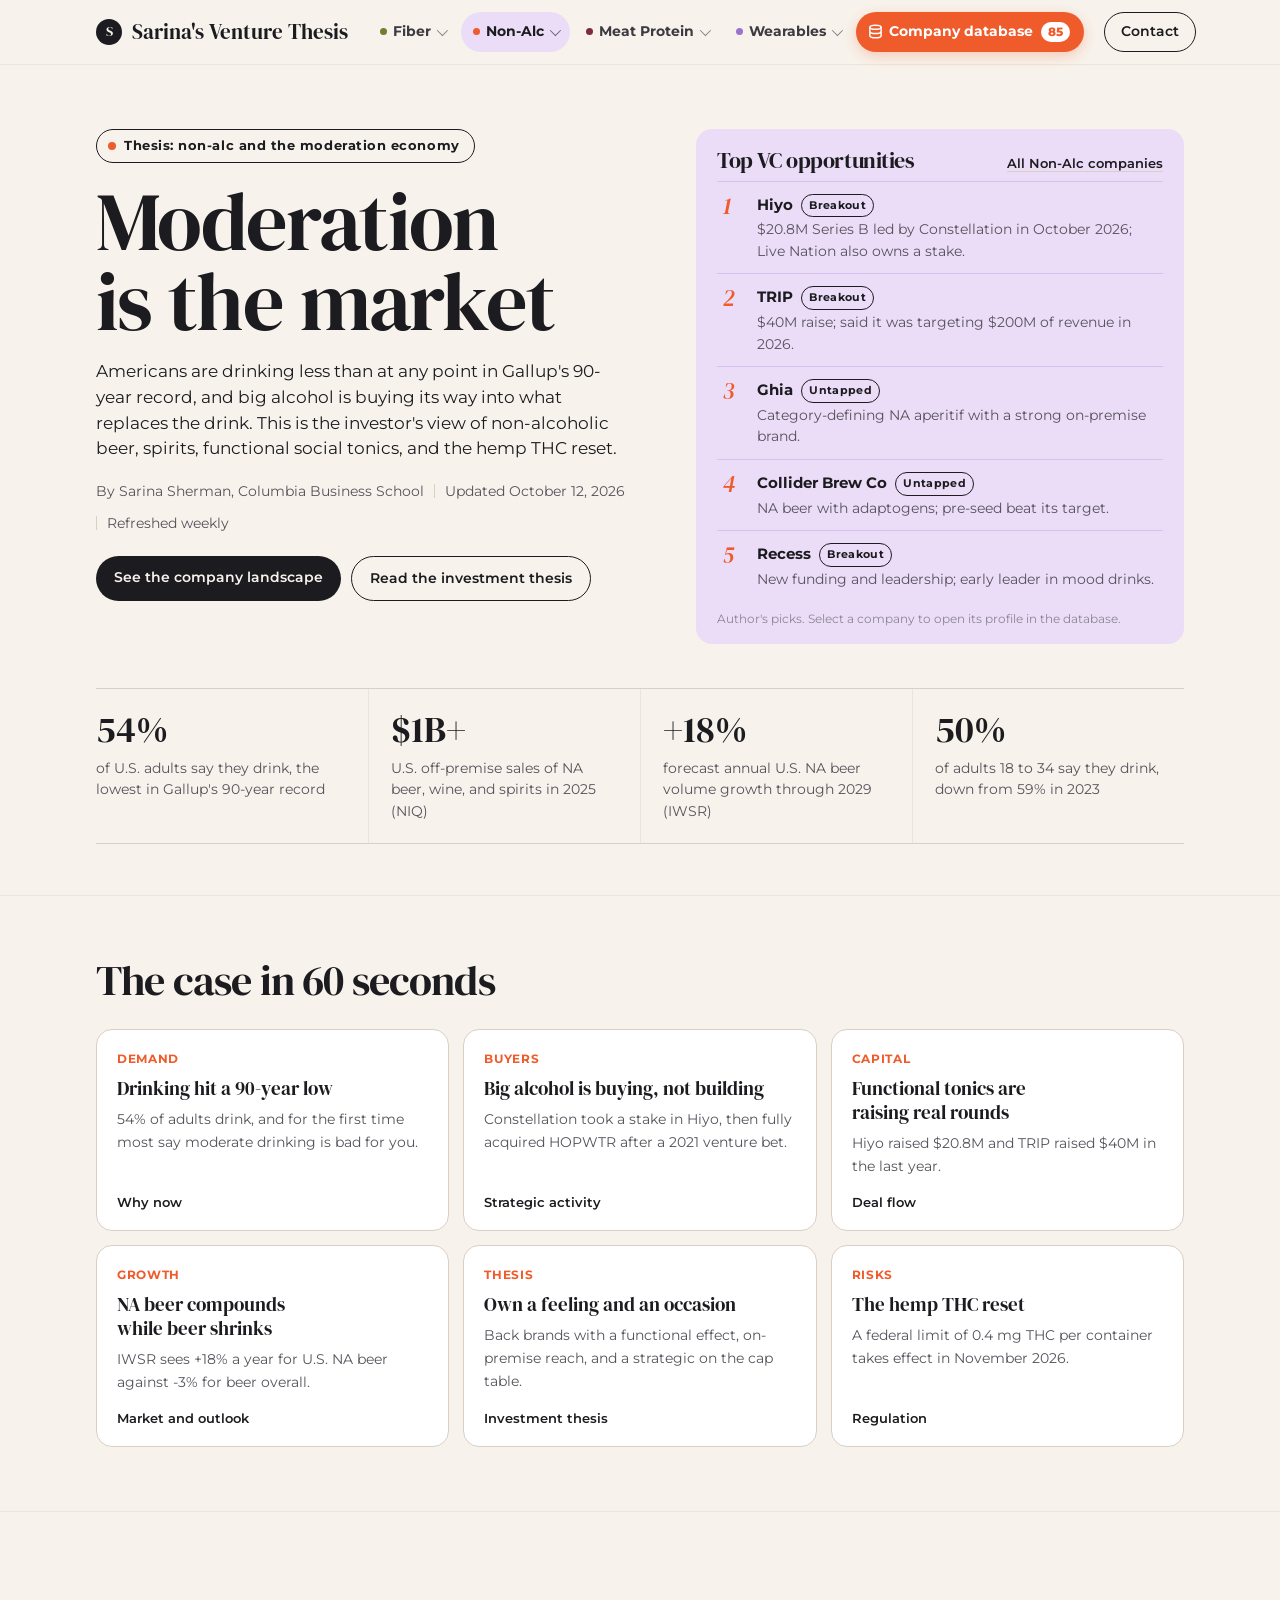
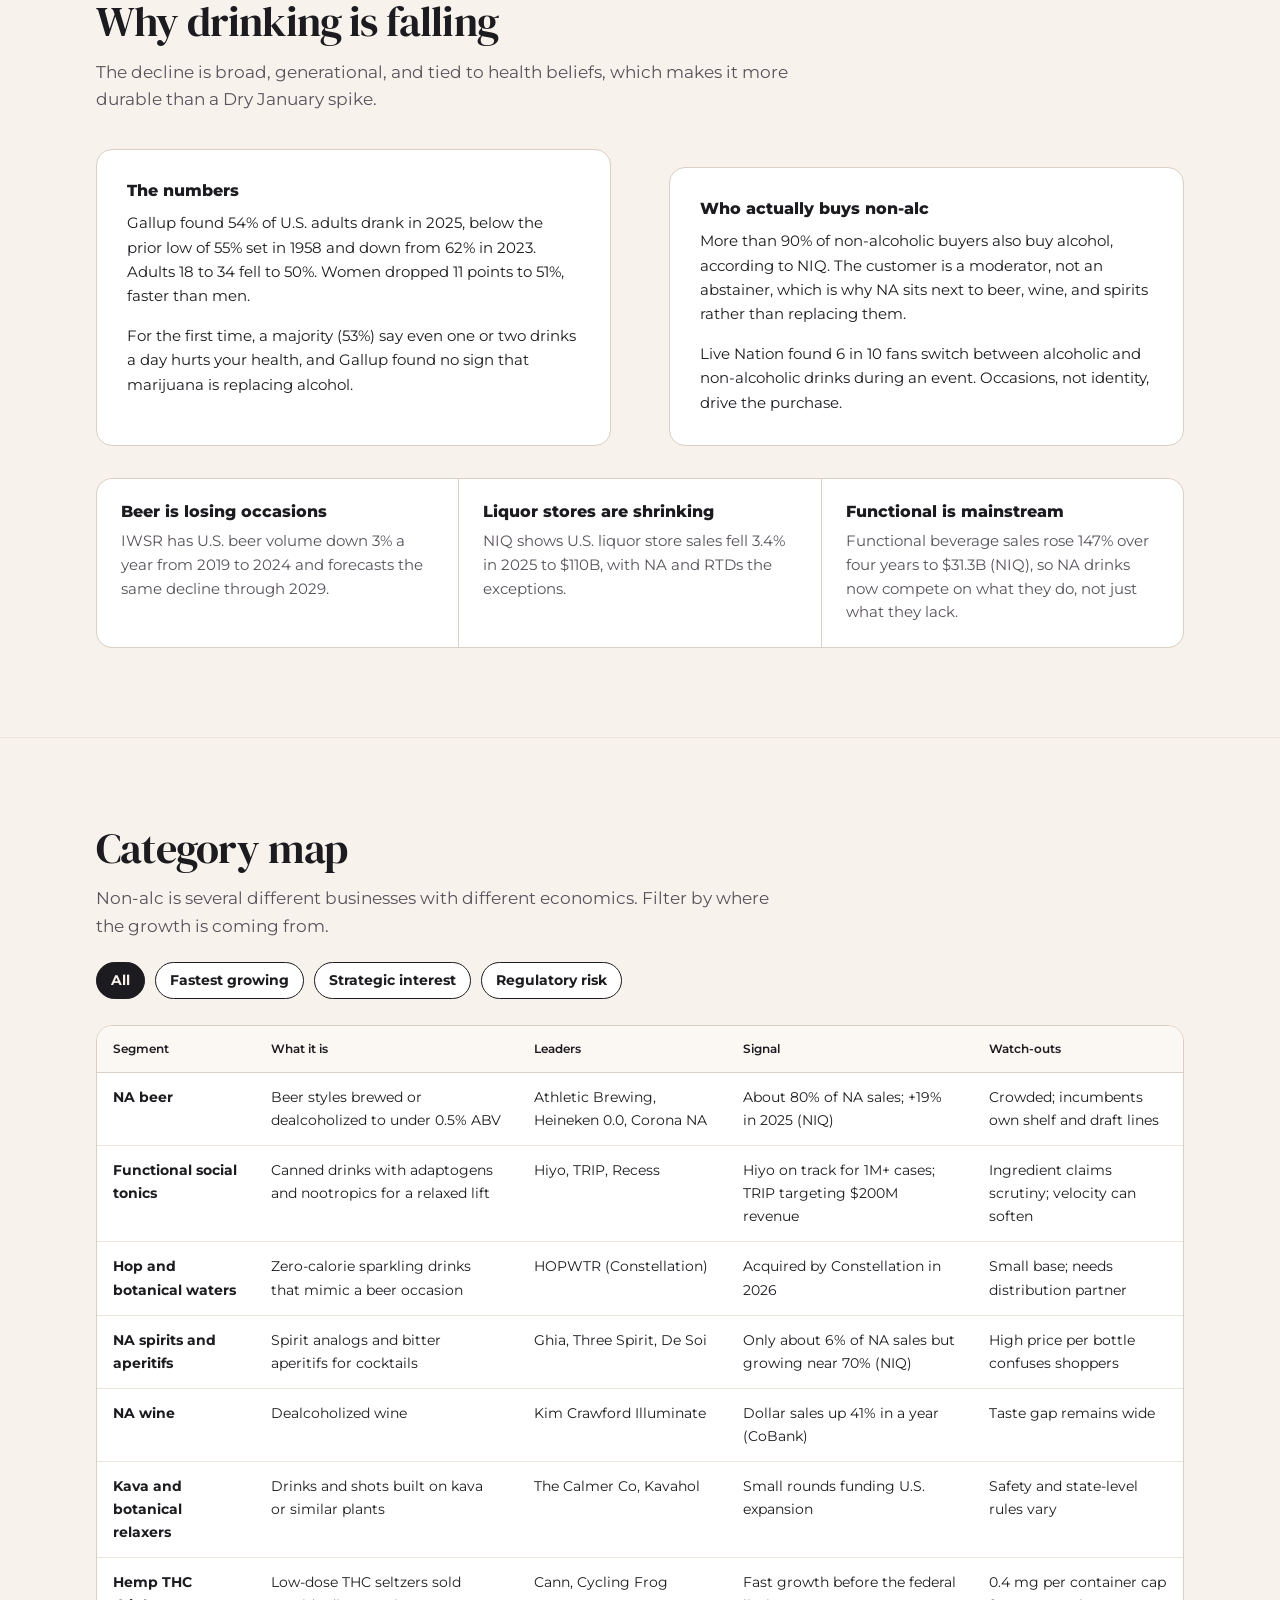
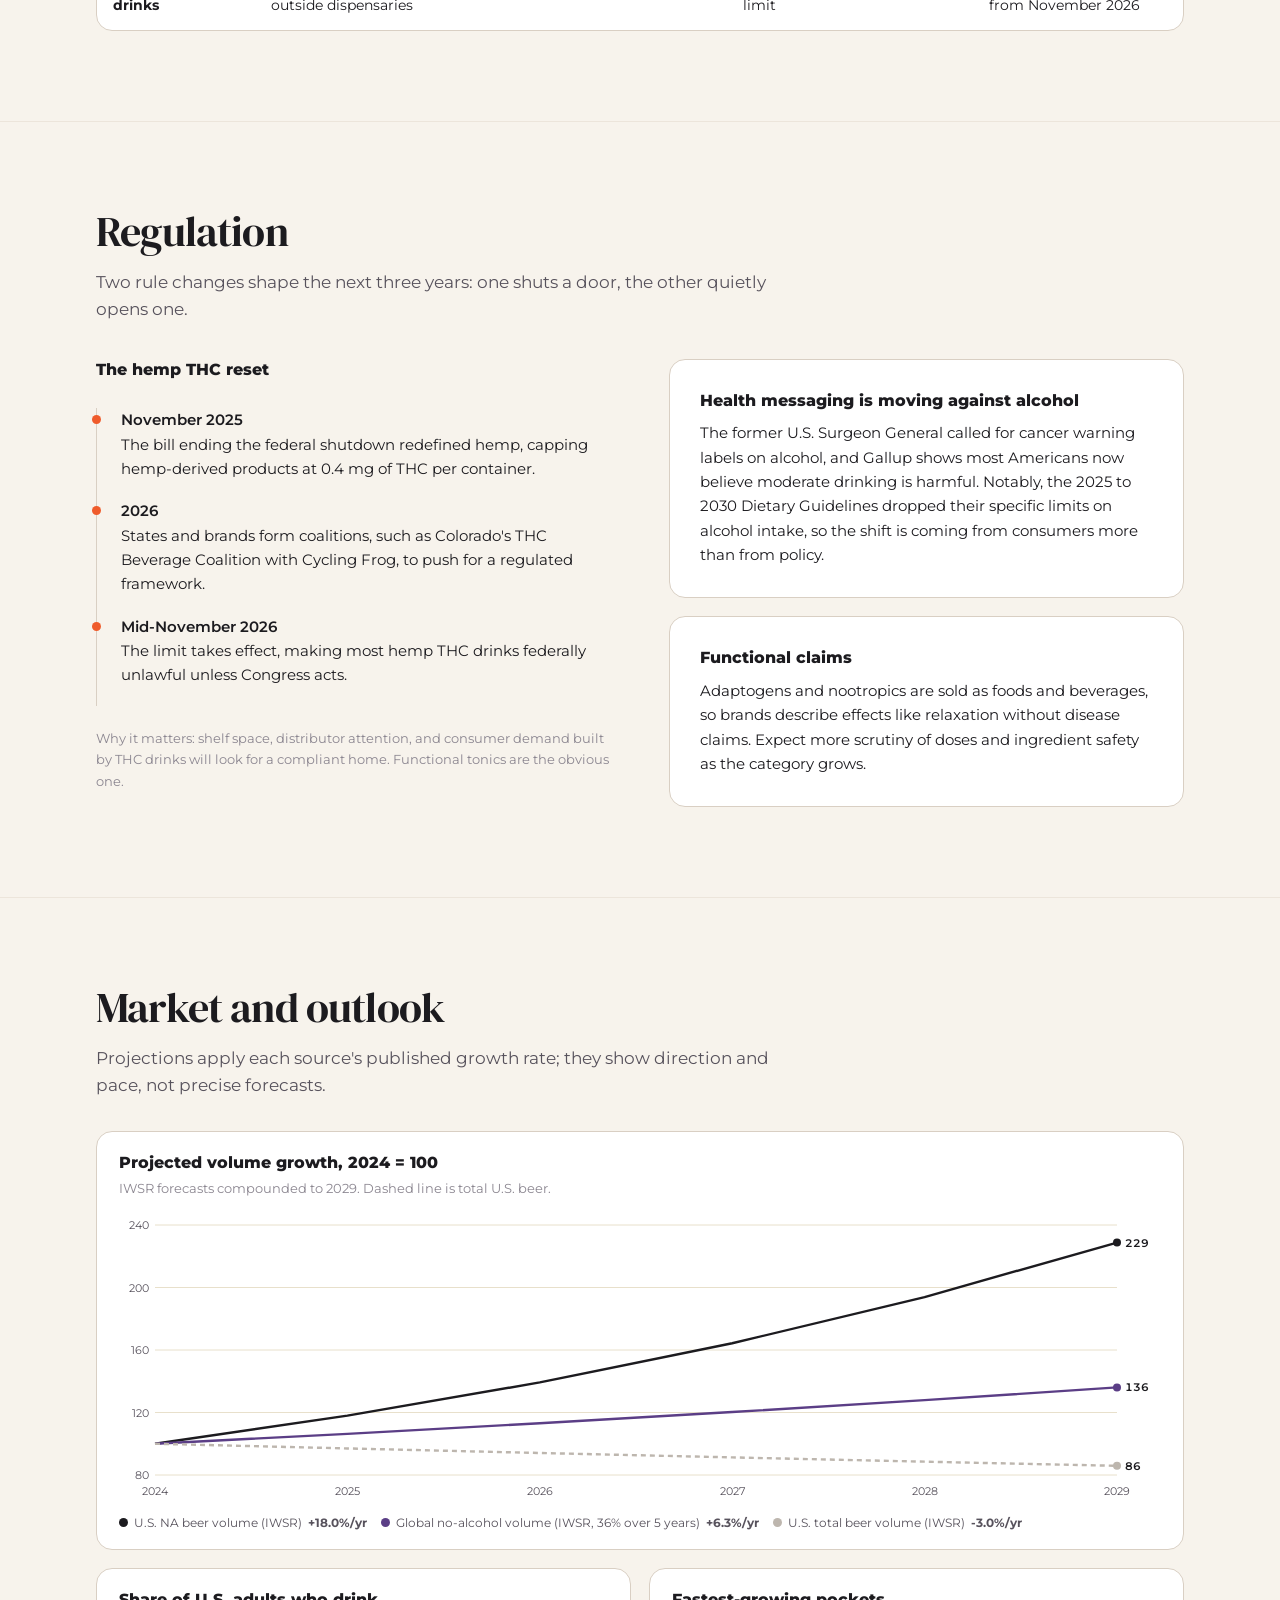
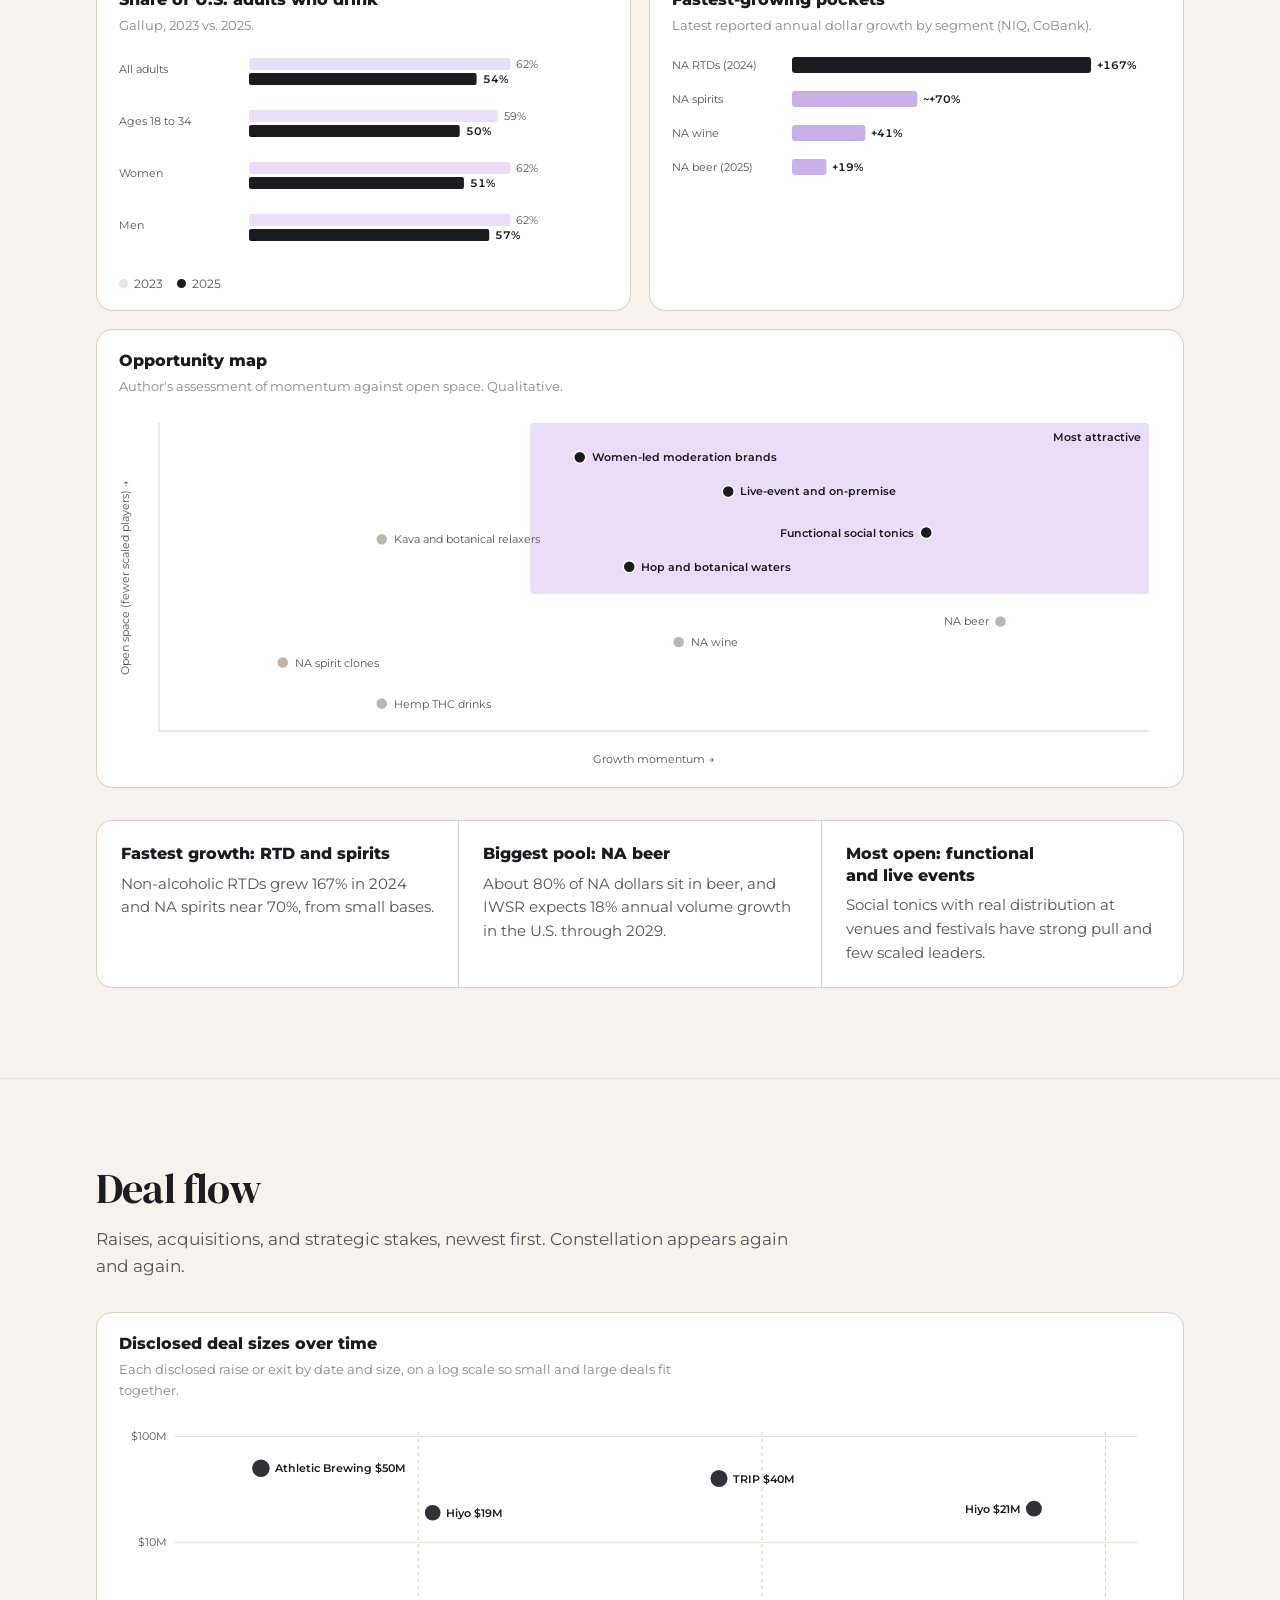
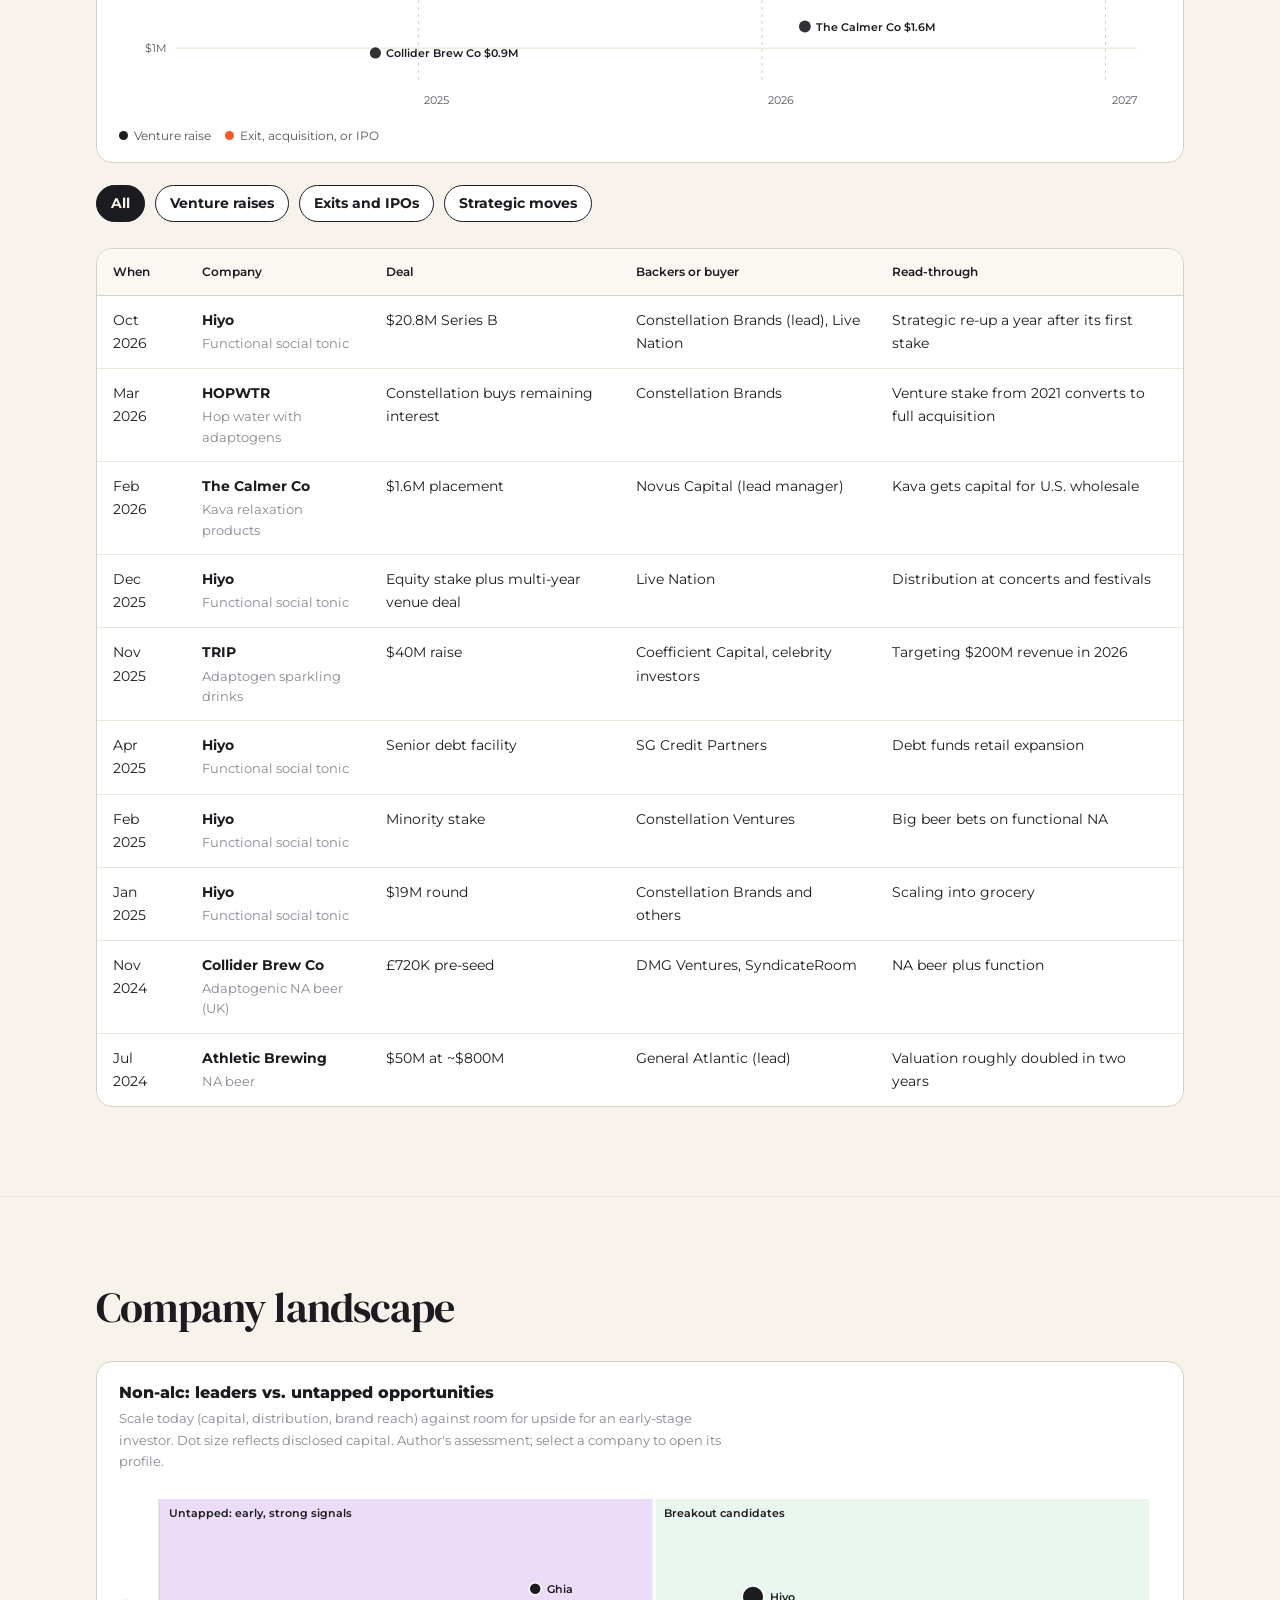
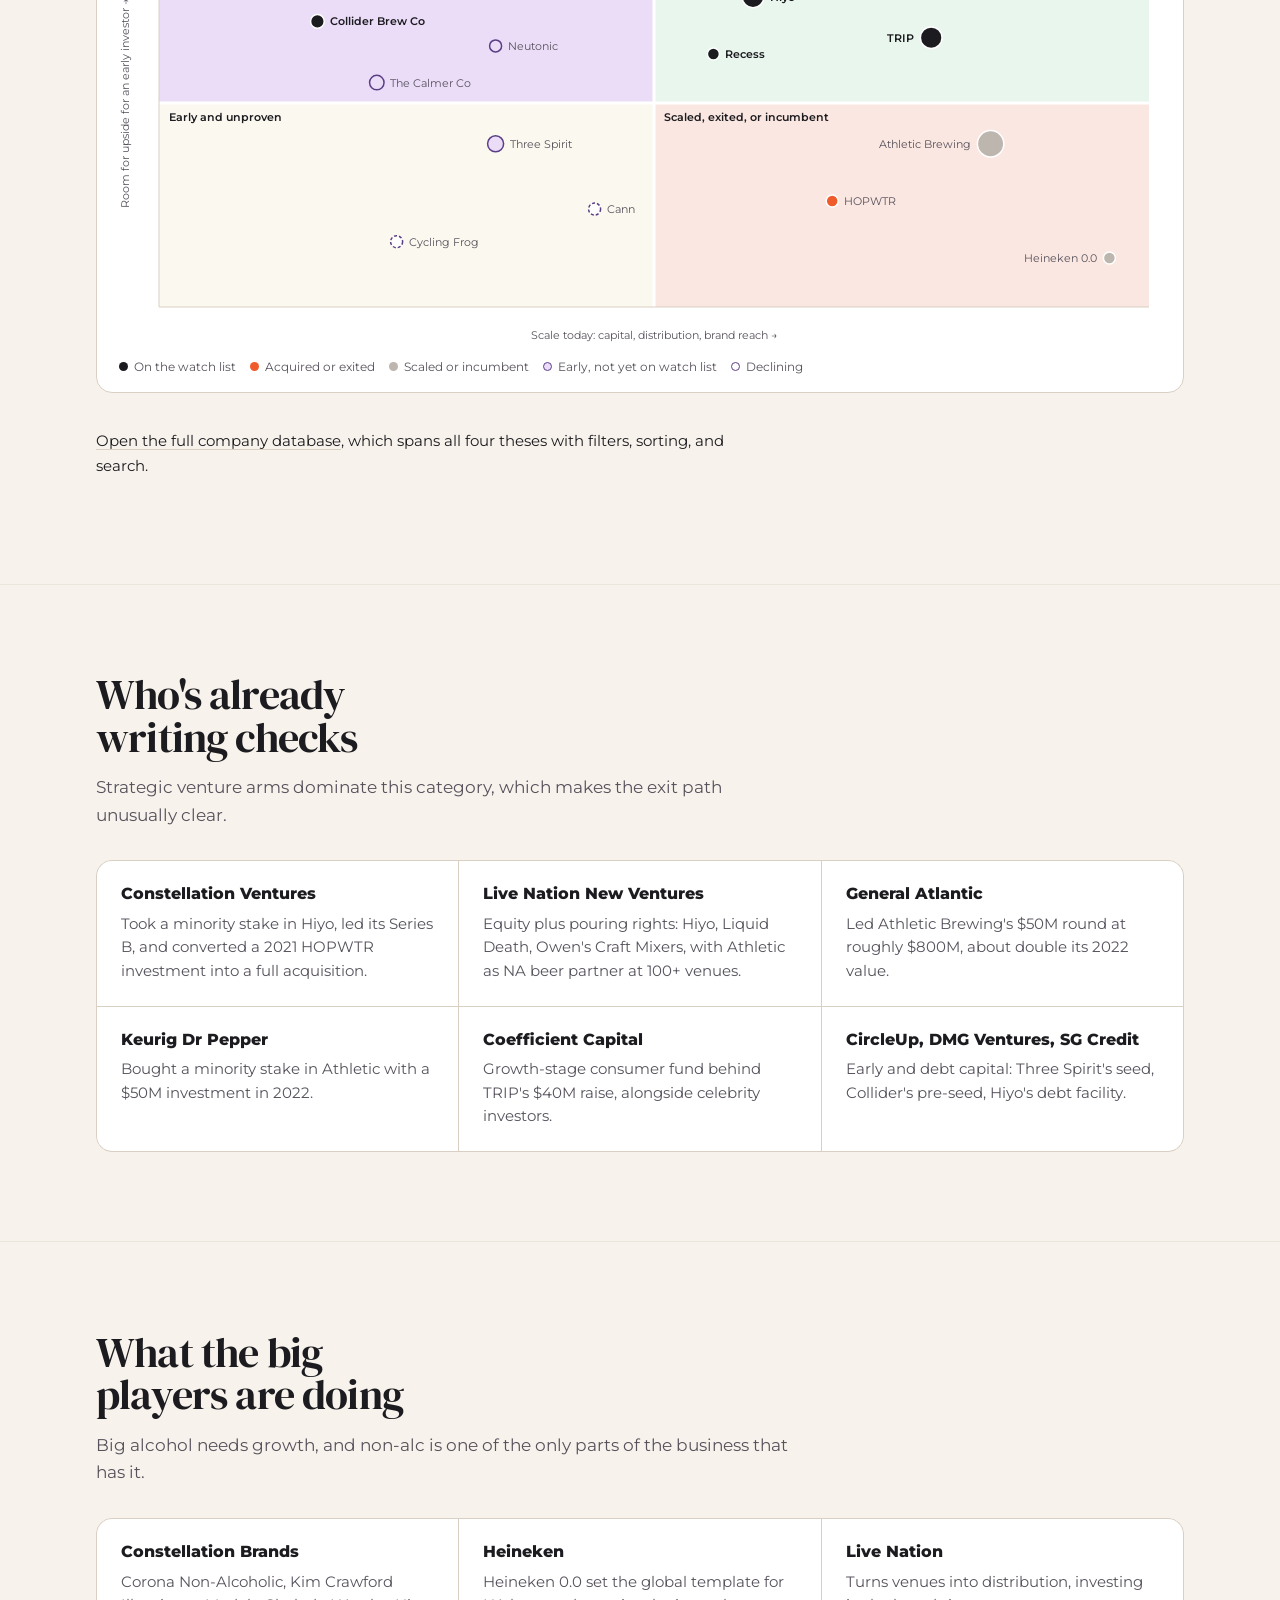
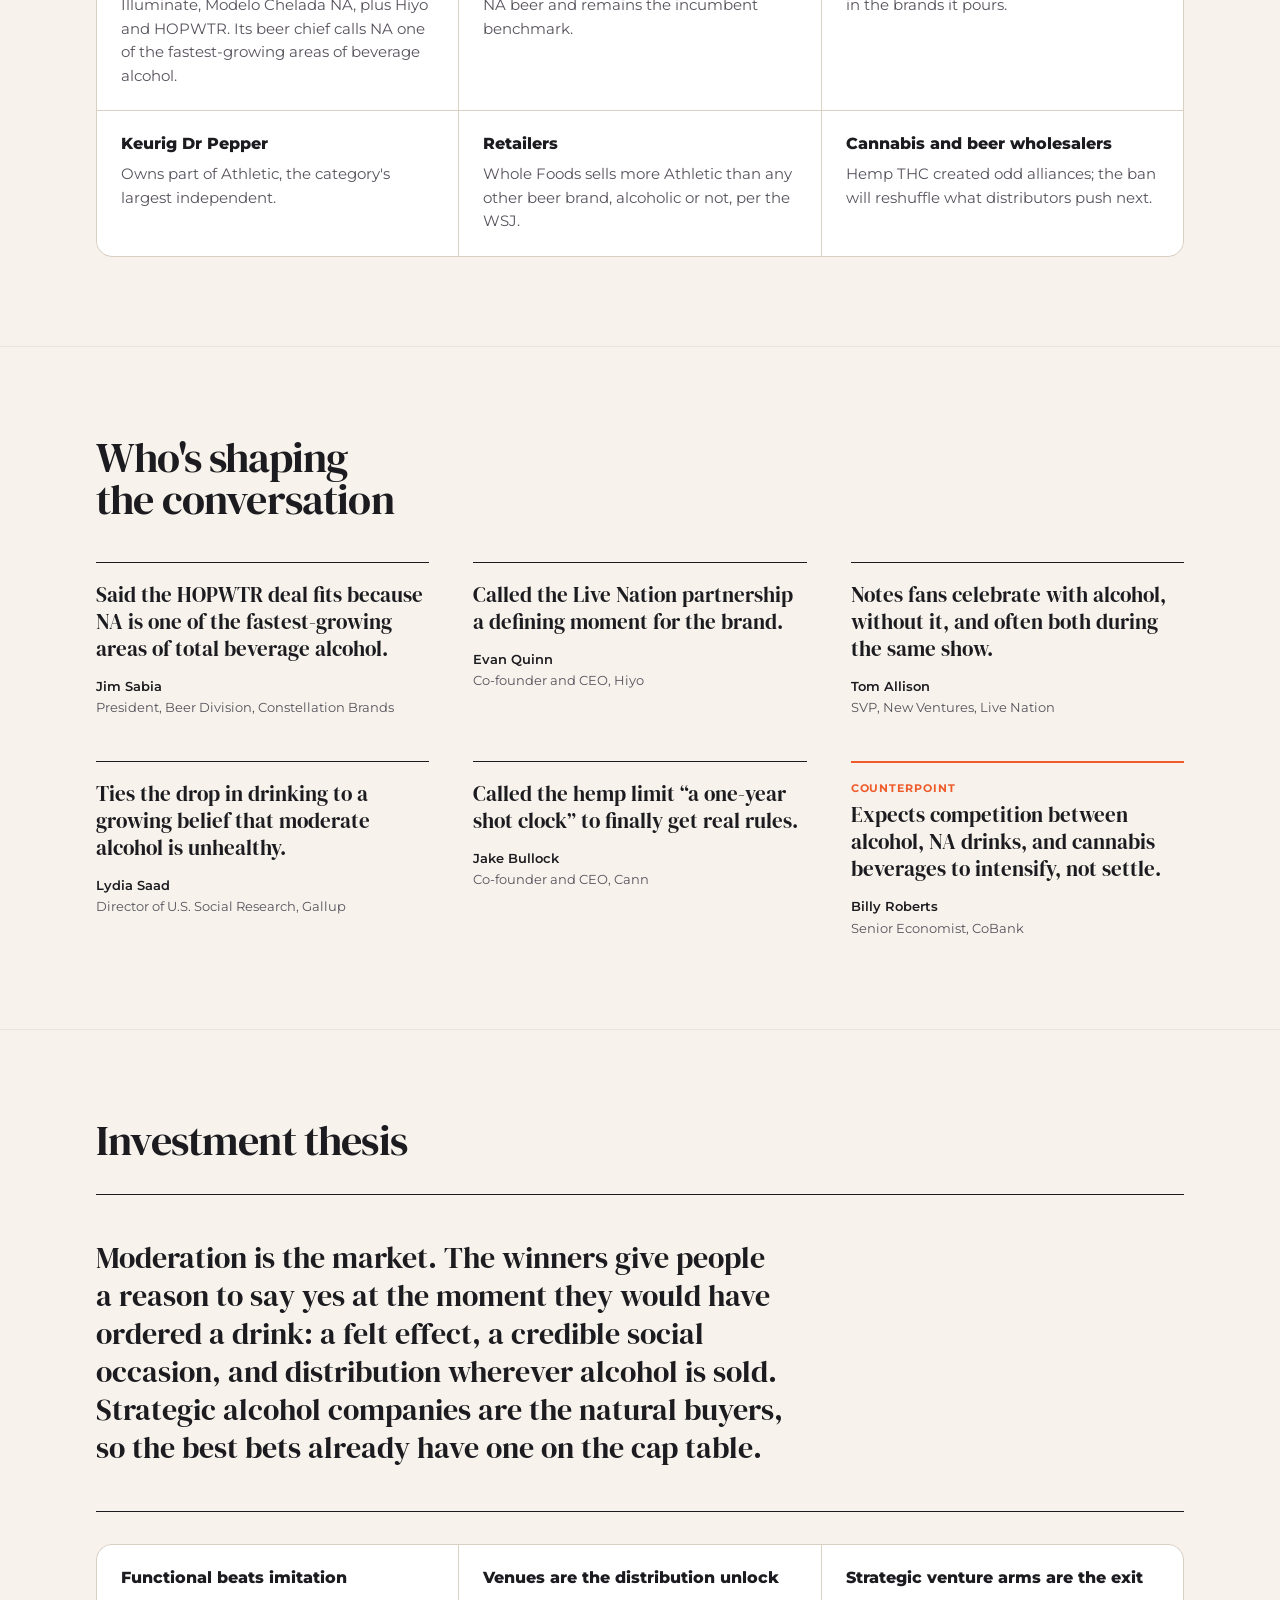
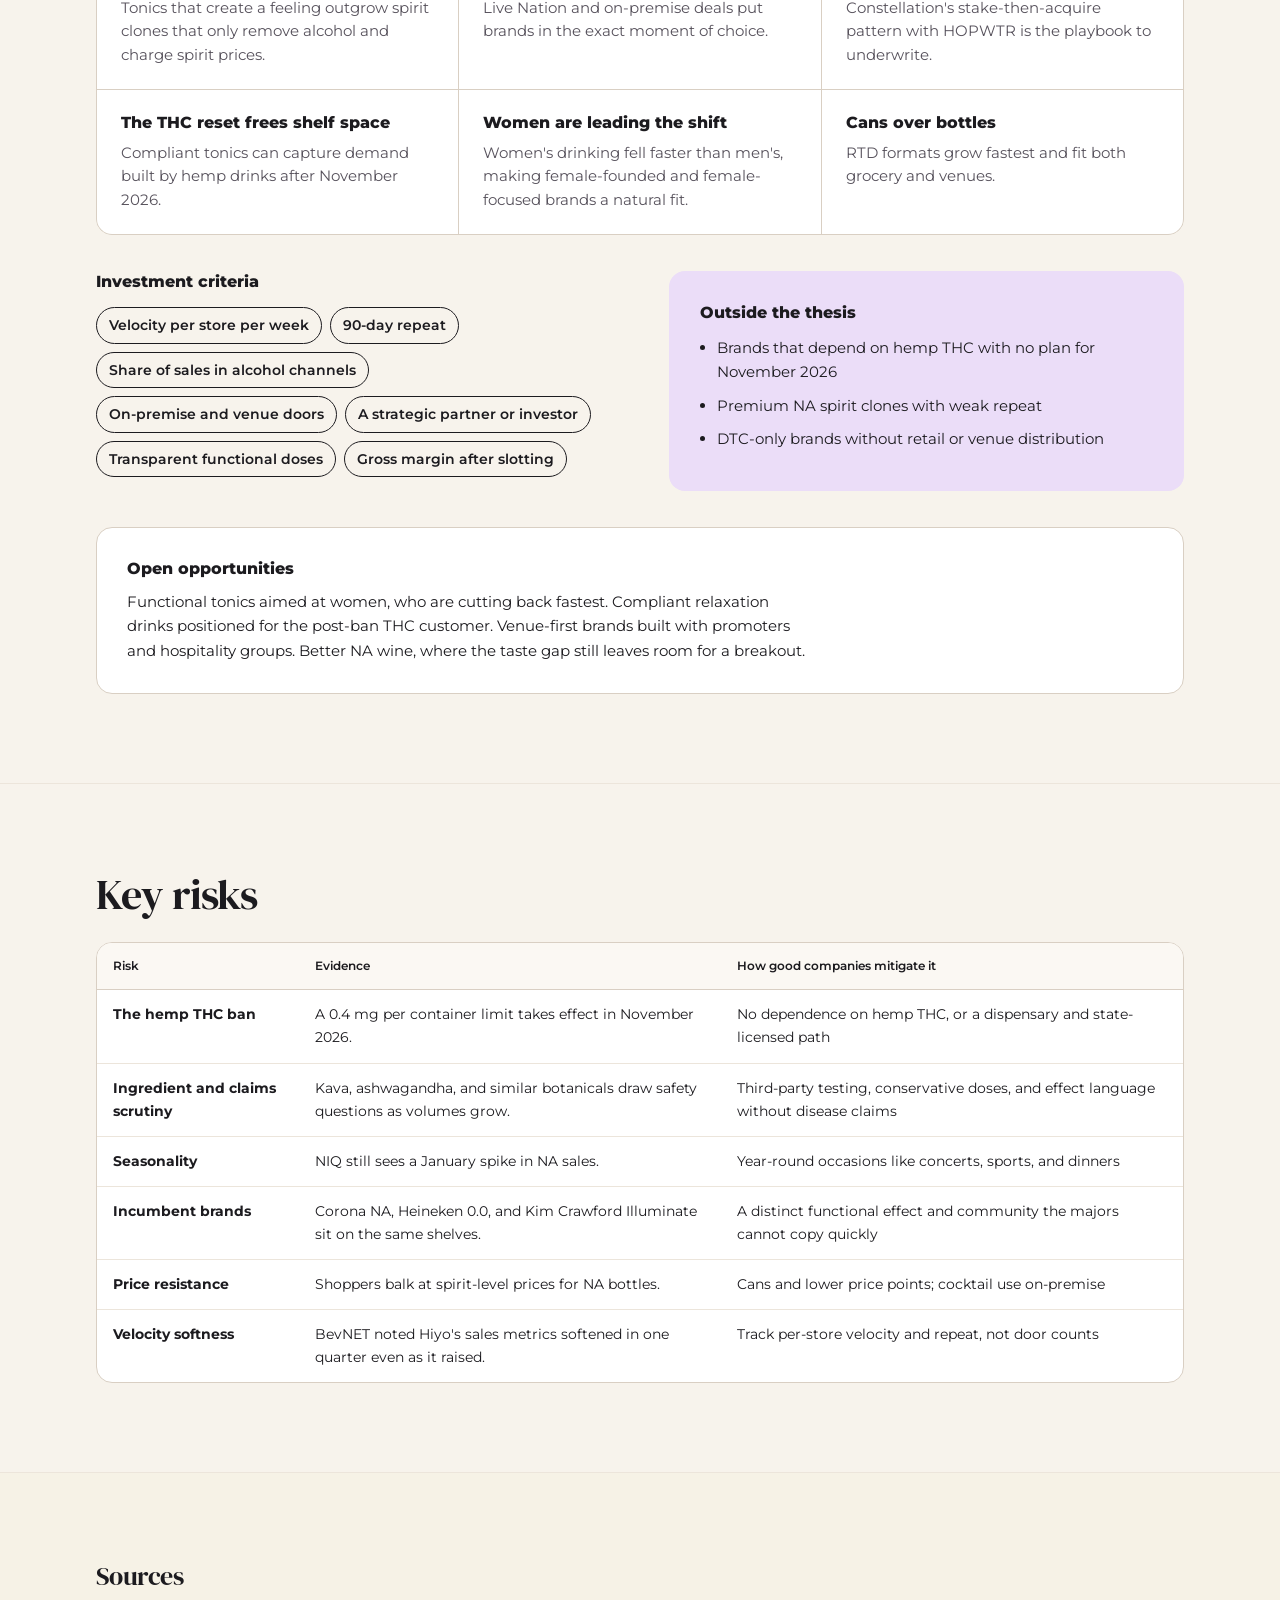
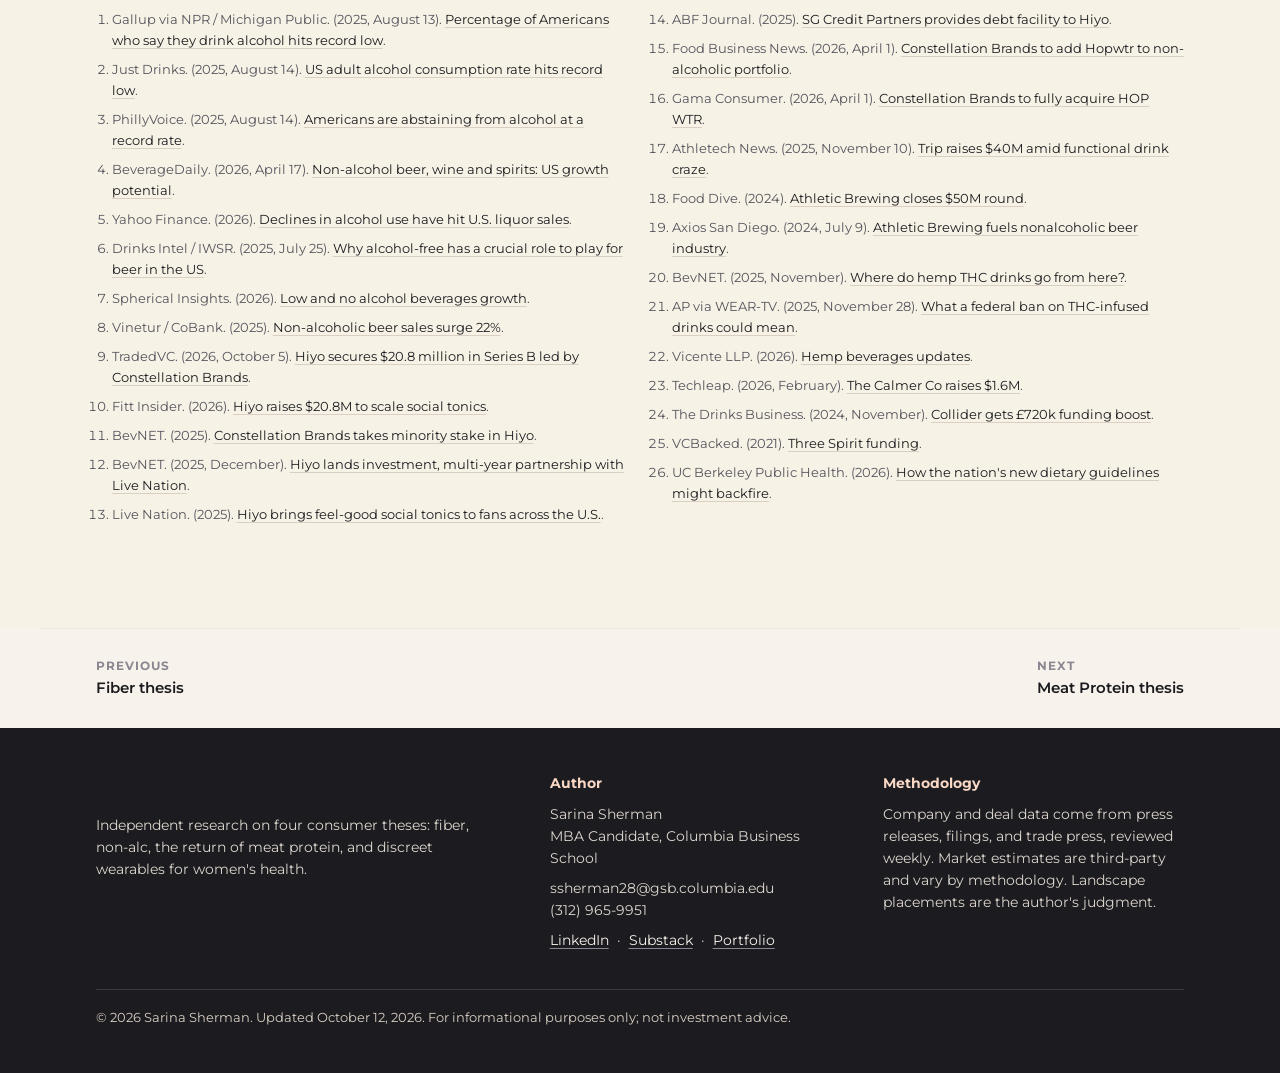
<file: non-alc.html>
<!DOCTYPE html>
<html lang="en">
<head>
<meta charset="UTF-8">
<meta name="viewport" content="width=device-width, initial-scale=1, viewport-fit=cover">
<title>Non-Alc Thesis | Sarina&#x27;s Venture Thesis</title>
<meta name="description" content="The moderation economy: non-alcoholic beer, spirits, functional tonics, deals, and companies.">
<meta property="og:title" content="Non-Alc Thesis | Sarina&#x27;s Venture Thesis">
<meta property="og:description" content="The moderation economy: non-alcoholic beer, spirits, functional tonics, deals, and companies.">
<link rel="icon" href="data:image/svg+xml,%3Csvg xmlns='http://www.w3.org/2000/svg' viewBox='0 0 32 32'%3E%3Ccircle cx='16' cy='16' r='16' fill='%23EF5B2B'/%3E%3Ctext x='16' y='22' text-anchor='middle' font-family='Arial' font-weight='bold' font-size='17' fill='%23FBF8EF'%3ES%3C/text%3E%3C/svg%3E">
<link rel="preconnect" href="https://fonts.googleapis.com"><link rel="preconnect" href="https://fonts.gstatic.com" crossorigin><link href="https://fonts.googleapis.com/css2?family=DM+Serif+Display:ital@0;1&family=Montserrat:wght@400;500;600;700;800&display=swap" rel="stylesheet">
<link rel="stylesheet" href="assets/site.css">
</head>
<body>
<nav class="bar" aria-label="Site">
  <div class="wrap">
    <a class="brand" href="./"><span class="mark">S</span><b>Sarina's Venture Thesis</b></a>
    <ul class="nav"><li><a class="top" data-dd href="fiber.html"><i class="dot" style="background:#6F7F2E"></i>Fiber<i class="chev"></i></a><ul class="menu"><li><span class="mhead">Fiber thesis</span></li><li><a href="fiber.html#summary">The case in 60 seconds</a></li><li><a href="fiber.html#science">The science</a></li><li><a href="fiber.html#types">Fiber types</a></li><li><a href="fiber.html#rules">Regulation</a></li><li><a href="fiber.html#market">Market size</a></li><li><a href="fiber.html#outlook">Growth outlook</a></li><li><a href="fiber.html#deals">Deal flow</a></li><li><a href="fiber.html#landscape">Company landscape</a></li><li><a href="fiber.html#funds">Active investors</a></li><li><a href="fiber.html#strategics">Strategic activity</a></li><li><a href="fiber.html#voices">Notable voices</a></li><li><a href="fiber.html#thesis">Investment thesis</a></li><li><a href="fiber.html#risks">Key risks</a></li><li><a href="fiber.html#sources">Sources</a></li></ul></li><li><a class="top" data-dd href="non-alc.html" aria-current="page"><i class="dot" style="background:#EF5B2B"></i>Non-Alc<i class="chev"></i></a><ul class="menu"><li><span class="mhead">Non-Alc thesis</span></li><li><a href="non-alc.html#summary">The case in 60 seconds</a></li><li><a href="non-alc.html#context">Why now</a></li><li><a href="non-alc.html#segments">Category map</a></li><li><a href="non-alc.html#rules">Regulation</a></li><li><a href="non-alc.html#outlook">Market and outlook</a></li><li><a href="non-alc.html#deals">Deal flow</a></li><li><a href="non-alc.html#landscape">Company landscape</a></li><li><a href="non-alc.html#funds">Active investors</a></li><li><a href="non-alc.html#strategics">Strategic activity</a></li><li><a href="non-alc.html#voices">Notable voices</a></li><li><a href="non-alc.html#thesis">Investment thesis</a></li><li><a href="non-alc.html#risks">Key risks</a></li><li><a href="non-alc.html#sources">Sources</a></li></ul></li><li><a class="top" data-dd href="meat-protein.html"><i class="dot" style="background:#7A2E3B"></i>Meat Protein<i class="chev"></i></a><ul class="menu"><li><span class="mhead">Meat Protein thesis</span></li><li><a href="meat-protein.html#summary">The case in 60 seconds</a></li><li><a href="meat-protein.html#context">Why now</a></li><li><a href="meat-protein.html#segments">Category map</a></li><li><a href="meat-protein.html#rules">Regulation</a></li><li><a href="meat-protein.html#outlook">Market and outlook</a></li><li><a href="meat-protein.html#deals">Deal flow</a></li><li><a href="meat-protein.html#landscape">Company landscape</a></li><li><a href="meat-protein.html#funds">Active investors</a></li><li><a href="meat-protein.html#strategics">Strategic activity</a></li><li><a href="meat-protein.html#voices">Notable voices</a></li><li><a href="meat-protein.html#thesis">Investment thesis</a></li><li><a href="meat-protein.html#risks">Key risks</a></li><li><a href="meat-protein.html#sources">Sources</a></li></ul></li><li><a class="top" data-dd href="wearables.html"><i class="dot" style="background:#9B72CF"></i>Wearables<i class="chev"></i></a><ul class="menu"><li><span class="mhead">Wearables thesis</span></li><li><a href="wearables.html#summary">The case in 60 seconds</a></li><li><a href="wearables.html#context">Why now</a></li><li><a href="wearables.html#segments">Category map</a></li><li><a href="wearables.html#rules">Regulation</a></li><li><a href="wearables.html#outlook">Market and outlook</a></li><li><a href="wearables.html#deals">Deal flow</a></li><li><a href="wearables.html#landscape">Company landscape</a></li><li><a href="wearables.html#funds">Active investors</a></li><li><a href="wearables.html#strategics">Strategic activity</a></li><li><a href="wearables.html#voices">Notable voices</a></li><li><a href="wearables.html#thesis">Investment thesis</a></li><li><a href="wearables.html#risks">Key risks</a></li><li><a href="wearables.html#sources">Sources</a></li></ul></li><li><a class="top dbtab" href="companies.html"><svg viewBox="0 0 16 16" aria-hidden="true"><ellipse cx="8" cy="3.5" rx="6" ry="2.2" fill="none" stroke="currentColor" stroke-width="1.6"/><path d="M2 3.5v9c0 1.2 2.7 2.2 6 2.2s6-1 6-2.2v-9M2 8c0 1.2 2.7 2.2 6 2.2s6-1 6-2.2" fill="none" stroke="currentColor" stroke-width="1.6"/></svg>Company database<span class="cnt">85</span></a></li></ul>
    <a class="navcta" href="./#about">Contact</a>
    <button class="navtoggle" id="navToggle" aria-expanded="false" aria-controls="mpanel">Menu</button>
  </div>
  <div class="wrap mpanel" id="mpanel" hidden><a href="./">Home</a><details><summary><i class="dot" style="background:#6F7F2E"></i>Fiber</summary><a href="fiber.html">Overview</a><a href="fiber.html#summary">The case in 60 seconds</a><a href="fiber.html#science">The science</a><a href="fiber.html#types">Fiber types</a><a href="fiber.html#rules">Regulation</a><a href="fiber.html#market">Market size</a><a href="fiber.html#outlook">Growth outlook</a><a href="fiber.html#deals">Deal flow</a><a href="fiber.html#landscape">Company landscape</a><a href="fiber.html#funds">Active investors</a><a href="fiber.html#strategics">Strategic activity</a><a href="fiber.html#voices">Notable voices</a><a href="fiber.html#thesis">Investment thesis</a><a href="fiber.html#risks">Key risks</a><a href="fiber.html#sources">Sources</a></details><details><summary><i class="dot" style="background:#EF5B2B"></i>Non-Alc</summary><a href="non-alc.html">Overview</a><a href="non-alc.html#summary">The case in 60 seconds</a><a href="non-alc.html#context">Why now</a><a href="non-alc.html#segments">Category map</a><a href="non-alc.html#rules">Regulation</a><a href="non-alc.html#outlook">Market and outlook</a><a href="non-alc.html#deals">Deal flow</a><a href="non-alc.html#landscape">Company landscape</a><a href="non-alc.html#funds">Active investors</a><a href="non-alc.html#strategics">Strategic activity</a><a href="non-alc.html#voices">Notable voices</a><a href="non-alc.html#thesis">Investment thesis</a><a href="non-alc.html#risks">Key risks</a><a href="non-alc.html#sources">Sources</a></details><details><summary><i class="dot" style="background:#7A2E3B"></i>Meat Protein</summary><a href="meat-protein.html">Overview</a><a href="meat-protein.html#summary">The case in 60 seconds</a><a href="meat-protein.html#context">Why now</a><a href="meat-protein.html#segments">Category map</a><a href="meat-protein.html#rules">Regulation</a><a href="meat-protein.html#outlook">Market and outlook</a><a href="meat-protein.html#deals">Deal flow</a><a href="meat-protein.html#landscape">Company landscape</a><a href="meat-protein.html#funds">Active investors</a><a href="meat-protein.html#strategics">Strategic activity</a><a href="meat-protein.html#voices">Notable voices</a><a href="meat-protein.html#thesis">Investment thesis</a><a href="meat-protein.html#risks">Key risks</a><a href="meat-protein.html#sources">Sources</a></details><details><summary><i class="dot" style="background:#9B72CF"></i>Wearables</summary><a href="wearables.html">Overview</a><a href="wearables.html#summary">The case in 60 seconds</a><a href="wearables.html#context">Why now</a><a href="wearables.html#segments">Category map</a><a href="wearables.html#rules">Regulation</a><a href="wearables.html#outlook">Market and outlook</a><a href="wearables.html#deals">Deal flow</a><a href="wearables.html#landscape">Company landscape</a><a href="wearables.html#funds">Active investors</a><a href="wearables.html#strategics">Strategic activity</a><a href="wearables.html#voices">Notable voices</a><a href="wearables.html#thesis">Investment thesis</a><a href="wearables.html#risks">Key risks</a><a href="wearables.html#sources">Sources</a></details><a class="mdb" href="companies.html">Company database (85 companies)</a><a href="./#about">Contact</a></div>
</nav>
<main id="top">
<div class="wrap">
<header class="hero">
  <div>
    <span class="eyebrow"><i style="background:#EF5B2B"></i>Thesis: non-alc and the moderation economy</span>
    <h1>Moderation is the market</h1>
    <p class="sub">Americans are drinking less than at any point in Gallup's 90-year record, and big alcohol is buying its way into what replaces the drink. This is the investor's view of non-alcoholic beer, spirits, functional social tonics, and the hemp THC reset.</p>
    <p class="meta"><span>By Sarina Sherman, Columbia Business School</span><span class="sep"></span><span>Updated October 12, 2026</span><span class="sep"></span><span>Refreshed weekly</span></p>
    <div class="ctas"><a class="p" href="#landscape">See the company landscape</a><a class="s" href="#thesis">Read the investment thesis</a></div>
  </div>
  <aside class="topops" aria-labelledby="topopsT">
    <div class="topops-head"><h2 id="topopsT">Top VC opportunities</h2><a href="companies.html#t-nonalc" class="seeall">All Non-Alc companies</a></div>
    <ol><li><a class="opp" href="companies.html#co-hiyo"><span class="rk">1</span><span class="ob"><strong>Hiyo</strong><span class="tag">Breakout</span><em>$20.8M Series B led by Constellation in October 2026; Live Nation also owns a stake.</em></span></a></li><li><a class="opp" href="companies.html#co-trip"><span class="rk">2</span><span class="ob"><strong>TRIP</strong><span class="tag">Breakout</span><em>$40M raise; said it was targeting $200M of revenue in 2026.</em></span></a></li><li><a class="opp" href="companies.html#co-ghia"><span class="rk">3</span><span class="ob"><strong>Ghia</strong><span class="tag">Untapped</span><em>Category-defining NA aperitif with a strong on-premise brand.</em></span></a></li><li><a class="opp" href="companies.html#co-collider-brew-co"><span class="rk">4</span><span class="ob"><strong>Collider Brew Co</strong><span class="tag">Untapped</span><em>NA beer with adaptogens; pre-seed beat its target.</em></span></a></li><li><a class="opp" href="companies.html#co-recess"><span class="rk">5</span><span class="ob"><strong>Recess</strong><span class="tag">Breakout</span><em>New funding and leadership; early leader in mood drinks.</em></span></a></li></ol>
    <p class="topops-note">Author's picks. Select a company to open its profile in the database.</p>
  </aside>
</header>
<div class="facts"><div><b>54%</b><span>of U.S. adults say they drink, the lowest in Gallup's 90-year record</span></div><div><b>$1B+</b><span>U.S. off-premise sales of NA beer, wine, and spirits in 2025 (NIQ)</span></div><div><b>+18%</b><span>forecast annual U.S. NA beer volume growth through 2029 (IWSR)</span></div><div><b>50%</b><span>of adults 18 to 34 say they drink, down from 59% in 2023</span></div></div>
</div>
<section id="summary" class="summary">
<div class="wrap">
  <h2>The case in 60 seconds</h2>
  
<div class="sumgrid"><a class="sumcard" href="#context"><span class="sumk">Demand</span><h3>Drinking hit a 90-year low</h3><p>54% of adults drink, and for the first time most say moderate drinking is bad for you.</p><span class="go">Why now</span></a><a class="sumcard" href="#strategics"><span class="sumk">Buyers</span><h3>Big alcohol is buying, not building</h3><p>Constellation took a stake in Hiyo, then fully acquired HOPWTR after a 2021 venture bet.</p><span class="go">Strategic activity</span></a><a class="sumcard" href="#deals"><span class="sumk">Capital</span><h3>Functional tonics are raising real rounds</h3><p>Hiyo raised $20.8M and TRIP raised $40M in the last year.</p><span class="go">Deal flow</span></a><a class="sumcard" href="#outlook"><span class="sumk">Growth</span><h3>NA beer compounds while beer shrinks</h3><p>IWSR sees +18% a year for U.S. NA beer against -3% for beer overall.</p><span class="go">Market and outlook</span></a><a class="sumcard" href="#thesis"><span class="sumk">Thesis</span><h3>Own a feeling and an occasion</h3><p>Back brands with a functional effect, on-premise reach, and a strategic on the cap table.</p><span class="go">Investment thesis</span></a><a class="sumcard" href="#rules"><span class="sumk">Risks</span><h3>The hemp THC reset</h3><p>A federal limit of 0.4 mg THC per container takes effect in November 2026.</p><span class="go">Regulation</span></a></div>
</div>
</section>
<section id="context">
<div class="wrap">
  <h2>Why drinking is falling</h2>
  <p class="lede">The decline is broad, generational, and tied to health beliefs, which makes it more durable than a Dry January spike.</p>
<div class="two"><div class="callout"><h3>The numbers</h3><p>Gallup found 54% of U.S. adults drank in 2025, below the prior low of 55% set in 1958 and down from 62% in 2023. Adults 18 to 34 fell to 50%. Women dropped 11 points to 51%, faster than men.</p><p>For the first time, a majority (53%) say even one or two drinks a day hurts your health, and Gallup found no sign that marijuana is replacing alcohol.</p></div><div class="callout"><h3>Who actually buys non-alc</h3><p>More than 90% of non-alcoholic buyers also buy alcohol, according to NIQ. The customer is a moderator, not an abstainer, which is why NA sits next to beer, wine, and spirits rather than replacing them.</p><p>Live Nation found 6 in 10 fans switch between alcoholic and non-alcoholic drinks during an event. Occasions, not identity, drive the purchase.</p></div></div><div class="cards"><div class="card"><h3>Beer is losing occasions</h3><p>IWSR has U.S. beer volume down 3% a year from 2019 to 2024 and forecasts the same decline through 2029.</p></div><div class="card"><h3>Liquor stores are shrinking</h3><p>NIQ shows U.S. liquor store sales fell 3.4% in 2025 to $110B, with NA and RTDs the exceptions.</p></div><div class="card"><h3>Functional is mainstream</h3><p>Functional beverage sales rose 147% over four years to $31.3B (NIQ), so NA drinks now compete on what they do, not just what they lack.</p></div></div>
</div>
</section>
<section id="segments">
<div class="wrap">
  <h2>Category map</h2>
  <p class="lede">Non-alc is several different businesses with different economics. Filter by where the growth is coming from.</p>
<div class="controls" role="group" aria-label="Filter segments"><button class="flt" data-g="seg" data-f="all" aria-pressed="true">All</button><button class="flt" data-g="seg" data-f="growth" aria-pressed="false">Fastest growing</button><button class="flt" data-g="seg" data-f="strategic" aria-pressed="false">Strategic interest</button><button class="flt" data-g="seg" data-f="risk" aria-pressed="false">Regulatory risk</button></div><div class="tbl"><table style="min-width:860px" data-fg="seg"><thead><tr><th>Segment</th><th>What it is</th><th>Leaders</th><th>Signal</th><th>Watch-outs</th></tr></thead><tbody><tr data-tags="growth strategic"><td><strong>NA beer</strong></td><td>Beer styles brewed or dealcoholized to under 0.5% ABV</td><td>Athletic Brewing, Heineken 0.0, Corona NA</td><td>About 80% of NA sales; +19% in 2025 (NIQ)</td><td>Crowded; incumbents own shelf and draft lines</td></tr><tr data-tags="growth strategic"><td><strong>Functional social tonics</strong></td><td>Canned drinks with adaptogens and nootropics for a relaxed lift</td><td>Hiyo, TRIP, Recess</td><td>Hiyo on track for 1M+ cases; TRIP targeting $200M revenue</td><td>Ingredient claims scrutiny; velocity can soften</td></tr><tr data-tags="strategic"><td><strong>Hop and botanical waters</strong></td><td>Zero-calorie sparkling drinks that mimic a beer occasion</td><td>HOPWTR (Constellation)</td><td>Acquired by Constellation in 2026</td><td>Small base; needs distribution partner</td></tr><tr data-tags="growth"><td><strong>NA spirits and aperitifs</strong></td><td>Spirit analogs and bitter aperitifs for cocktails</td><td>Ghia, Three Spirit, De Soi</td><td>Only about 6% of NA sales but growing near 70% (NIQ)</td><td>High price per bottle confuses shoppers</td></tr><tr data-tags="growth"><td><strong>NA wine</strong></td><td>Dealcoholized wine</td><td>Kim Crawford Illuminate</td><td>Dollar sales up 41% in a year (CoBank)</td><td>Taste gap remains wide</td></tr><tr data-tags=""><td><strong>Kava and botanical relaxers</strong></td><td>Drinks and shots built on kava or similar plants</td><td>The Calmer Co, Kavahol</td><td>Small rounds funding U.S. expansion</td><td>Safety and state-level rules vary</td></tr><tr data-tags="risk"><td><strong>Hemp THC drinks</strong></td><td>Low-dose THC seltzers sold outside dispensaries</td><td>Cann, Cycling Frog</td><td>Fast growth before the federal limit</td><td>0.4 mg per container cap from November 2026</td></tr></tbody></table></div>
</div>
</section>
<section id="rules">
<div class="wrap">
  <h2>Regulation</h2>
  <p class="lede">Two rule changes shape the next three years: one shuts a door, the other quietly opens one.</p>
<div class="two"><div><h3>The hemp THC reset</h3><ul class="tl"><li><b>November 2025</b>The bill ending the federal shutdown redefined hemp, capping hemp-derived products at 0.4 mg of THC per container.</li><li><b>2026</b>States and brands form coalitions, such as Colorado's THC Beverage Coalition with Cycling Frog, to push for a regulated framework.</li><li><b>Mid-November 2026</b>The limit takes effect, making most hemp THC drinks federally unlawful unless Congress acts.</li></ul><p class="note">Why it matters: shelf space, distributor attention, and consumer demand built by THC drinks will look for a compliant home. Functional tonics are the obvious one.</p></div><div><div class="callout"><h3>Health messaging is moving against alcohol</h3><p>The former U.S. Surgeon General called for cancer warning labels on alcohol, and Gallup shows most Americans now believe moderate drinking is harmful. Notably, the 2025 to 2030 Dietary Guidelines dropped their specific limits on alcohol intake, so the shift is coming from consumers more than from policy.</p></div><div class="callout"><h3>Functional claims</h3><p>Adaptogens and nootropics are sold as foods and beverages, so brands describe effects like relaxation without disease claims. Expect more scrutiny of doses and ingredient safety as the category grows.</p></div></div></div>
</div>
</section>
<section id="outlook">
<div class="wrap">
  <h2>Market and outlook</h2>
  <p class="lede">Projections apply each source's published growth rate; they show direction and pace, not precise forecasts.</p>
<div class="chartgrid"><figure class="chart wide"><figcaption><h3>Projected volume growth, 2024 = 100</h3><p>IWSR forecasts compounded to 2029. Dashed line is total U.S. beer.</p></figcaption><div id="chNaIdx" class="chartbox"></div><div class="legend" id="lgNa"></div></figure><figure class="chart"><figcaption><h3>Share of U.S. adults who drink</h3><p>Gallup, 2023 vs. 2025.</p></figcaption><div id="chNaGallup" class="chartbox"></div><div class="legend"><span><i style="background:#EBDDF8"></i>2023</span><span><i style="background:#1C1B1F"></i>2025</span></div></figure><figure class="chart"><figcaption><h3>Fastest-growing pockets</h3><p>Latest reported annual dollar growth by segment (NIQ, CoBank).</p></figcaption><div id="chNaGrow" class="chartbox"></div></figure><figure class="chart wide"><figcaption><h3>Opportunity map</h3><p>Author's assessment of momentum against open space. Qualitative.</p></figcaption><div id="chNaOpp" class="chartbox"></div></figure></div><div class="cards"><div class="card"><h3>Fastest growth: RTD and spirits</h3><p>Non-alcoholic RTDs grew 167% in 2024 and NA spirits near 70%, from small bases.</p></div><div class="card"><h3>Biggest pool: NA beer</h3><p>About 80% of NA dollars sit in beer, and IWSR expects 18% annual volume growth in the U.S. through 2029.</p></div><div class="card"><h3>Most open: functional and live events</h3><p>Social tonics with real distribution at venues and festivals have strong pull and few scaled leaders.</p></div></div>
</div>
</section>
<section id="deals">
<div class="wrap">
  <h2>Deal flow</h2>
  <p class="lede">Raises, acquisitions, and strategic stakes, newest first. Constellation appears again and again.</p>
<div class="chartgrid"><figure class="chart wide"><figcaption><h3>Disclosed deal sizes over time</h3><p>Each disclosed raise or exit by date and size, on a log scale so small and large deals fit together.</p></figcaption><div id="chTimeline" class="chartbox"></div><div class="legend"><span><i style="background:#1C1B1F"></i>Venture raise</span><span><i style="background:#EF5B2B"></i>Exit, acquisition, or IPO</span></div></figure></div><div class="controls" role="group" aria-label="Filter deals"><button class="flt" data-g="deals" data-f="all" aria-pressed="true">All</button><button class="flt" data-g="deals" data-f="raise" aria-pressed="false">Venture raises</button><button class="flt" data-g="deals" data-f="exit" aria-pressed="false">Exits and IPOs</button><button class="flt" data-g="deals" data-f="strategic" aria-pressed="false">Strategic moves</button></div><div class="tbl"><table style="min-width:860px" data-fg="deals"><thead><tr><th>When</th><th>Company</th><th>Deal</th><th>Backers or buyer</th><th>Read-through</th></tr></thead><tbody><tr data-tags="raise"><td>Oct 2026</td><td><strong>Hiyo</strong><span class="sub">Functional social tonic</span></td><td>$20.8M Series B</td><td>Constellation Brands (lead), Live Nation</td><td>Strategic re-up a year after its first stake</td></tr><tr data-tags="exit"><td>Mar 2026</td><td><strong>HOPWTR</strong><span class="sub">Hop water with adaptogens</span></td><td>Constellation buys remaining interest</td><td>Constellation Brands</td><td>Venture stake from 2021 converts to full acquisition</td></tr><tr data-tags="raise"><td>Feb 2026</td><td><strong>The Calmer Co</strong><span class="sub">Kava relaxation products</span></td><td>$1.6M placement</td><td>Novus Capital (lead manager)</td><td>Kava gets capital for U.S. wholesale</td></tr><tr data-tags="strategic"><td>Dec 2025</td><td><strong>Hiyo</strong><span class="sub">Functional social tonic</span></td><td>Equity stake plus multi-year venue deal</td><td>Live Nation</td><td>Distribution at concerts and festivals</td></tr><tr data-tags="raise"><td>Nov 2025</td><td><strong>TRIP</strong><span class="sub">Adaptogen sparkling drinks</span></td><td>$40M raise</td><td>Coefficient Capital, celebrity investors</td><td>Targeting $200M revenue in 2026</td></tr><tr data-tags="raise"><td>Apr 2025</td><td><strong>Hiyo</strong><span class="sub">Functional social tonic</span></td><td>Senior debt facility</td><td>SG Credit Partners</td><td>Debt funds retail expansion</td></tr><tr data-tags="strategic"><td>Feb 2025</td><td><strong>Hiyo</strong><span class="sub">Functional social tonic</span></td><td>Minority stake</td><td>Constellation Ventures</td><td>Big beer bets on functional NA</td></tr><tr data-tags="raise"><td>Jan 2025</td><td><strong>Hiyo</strong><span class="sub">Functional social tonic</span></td><td>$19M round</td><td>Constellation Brands and others</td><td>Scaling into grocery</td></tr><tr data-tags="raise"><td>Nov 2024</td><td><strong>Collider Brew Co</strong><span class="sub">Adaptogenic NA beer (UK)</span></td><td>£720K pre-seed</td><td>DMG Ventures, SyndicateRoom</td><td>NA beer plus function</td></tr><tr data-tags="raise"><td>Jul 2024</td><td><strong>Athletic Brewing</strong><span class="sub">NA beer</span></td><td>$50M at ~$800M</td><td>General Atlantic (lead)</td><td>Valuation roughly doubled in two years</td></tr></tbody></table></div>
</div>
</section>
<section id="landscape">
<div class="wrap">
  <h2>Company landscape</h2>
  
<div class="chartgrid"><figure class="chart wide"><figcaption><h3>Non-alc: leaders vs. untapped opportunities</h3><p>Scale today (capital, distribution, brand reach) against room for upside for an early-stage investor. Dot size reflects disclosed capital. Author's assessment; select a company to open its profile.</p></figcaption><div id="chLand" class="chartbox"></div><div class="legend"><span><i style="background:#1C1B1F"></i>On the watch list</span><span><i style="background:#EF5B2B"></i>Acquired or exited</span><span><i style="background:#BDB6AE"></i>Scaled or incumbent</span><span><i style="background:#EBDDF8;border:1px solid #5B3E86"></i>Early, not yet on watch list</span><span><i style="background:#FFFFFF;border:1px solid #5B3E86"></i>Declining</span></div></figure></div><p class="mt"><a href="companies.html">Open the full company database</a>, which spans all four theses with filters, sorting, and search.</p>
</div>
</section>
<section id="funds">
<div class="wrap">
  <h2>Who's already writing checks</h2>
  <p class="lede">Strategic venture arms dominate this category, which makes the exit path unusually clear.</p>
<div class="cards"><div class="card"><h3>Constellation Ventures</h3><p>Took a minority stake in Hiyo, led its Series B, and converted a 2021 HOPWTR investment into a full acquisition.</p></div><div class="card"><h3>Live Nation New Ventures</h3><p>Equity plus pouring rights: Hiyo, Liquid Death, Owen's Craft Mixers, with Athletic as NA beer partner at 100+ venues.</p></div><div class="card"><h3>General Atlantic</h3><p>Led Athletic Brewing's $50M round at roughly $800M, about double its 2022 value.</p></div><div class="card"><h3>Keurig Dr Pepper</h3><p>Bought a minority stake in Athletic with a $50M investment in 2022.</p></div><div class="card"><h3>Coefficient Capital</h3><p>Growth-stage consumer fund behind TRIP's $40M raise, alongside celebrity investors.</p></div><div class="card"><h3>CircleUp, DMG Ventures, SG Credit</h3><p>Early and debt capital: Three Spirit's seed, Collider's pre-seed, Hiyo's debt facility.</p></div></div>
</div>
</section>
<section id="strategics">
<div class="wrap">
  <h2>What the big players are doing</h2>
  <p class="lede">Big alcohol needs growth, and non-alc is one of the only parts of the business that has it.</p>
<div class="cards"><div class="card"><h3>Constellation Brands</h3><p>Corona Non-Alcoholic, Kim Crawford Illuminate, Modelo Chelada NA, plus Hiyo and HOPWTR. Its beer chief calls NA one of the fastest-growing areas of beverage alcohol.</p></div><div class="card"><h3>Heineken</h3><p>Heineken 0.0 set the global template for NA beer and remains the incumbent benchmark.</p></div><div class="card"><h3>Live Nation</h3><p>Turns venues into distribution, investing in the brands it pours.</p></div><div class="card"><h3>Keurig Dr Pepper</h3><p>Owns part of Athletic, the category's largest independent.</p></div><div class="card"><h3>Retailers</h3><p>Whole Foods sells more Athletic than any other beer brand, alcoholic or not, per the WSJ.</p></div><div class="card"><h3>Cannabis and beer wholesalers</h3><p>Hemp THC created odd alliances; the ban will reshuffle what distributors push next.</p></div></div>
</div>
</section>
<section id="voices">
<div class="wrap">
  <h2>Who's shaping the conversation</h2>
  
<div class="voices"><figure class="voice"><blockquote>Said the HOPWTR deal fits because NA is one of the fastest-growing areas of total beverage alcohol.</blockquote><figcaption><strong>Jim Sabia</strong>President, Beer Division, Constellation Brands</figcaption></figure><figure class="voice"><blockquote>Called the Live Nation partnership a defining moment for the brand.</blockquote><figcaption><strong>Evan Quinn</strong>Co-founder and CEO, Hiyo</figcaption></figure><figure class="voice"><blockquote>Notes fans celebrate with alcohol, without it, and often both during the same show.</blockquote><figcaption><strong>Tom Allison</strong>SVP, New Ventures, Live Nation</figcaption></figure><figure class="voice"><blockquote>Ties the drop in drinking to a growing belief that moderate alcohol is unhealthy.</blockquote><figcaption><strong>Lydia Saad</strong>Director of U.S. Social Research, Gallup</figcaption></figure><figure class="voice"><blockquote>Called the hemp limit “a one-year shot clock” to finally get real rules.</blockquote><figcaption><strong>Jake Bullock</strong>Co-founder and CEO, Cann</figcaption></figure><figure class="voice contra"><blockquote>Expects competition between alcohol, NA drinks, and cannabis beverages to intensify, not settle.</blockquote><figcaption><strong>Billy Roberts</strong>Senior Economist, CoBank</figcaption></figure></div>
</div>
</section>
<section id="thesis">
<div class="wrap">
  <h2>Investment thesis</h2>
  
<div class="thesis-box"><p>Moderation is the market. The winners give people a reason to say yes at the moment they would have ordered a drink: a felt effect, a credible social occasion, and distribution wherever alcohol is sold. Strategic alcohol companies are the natural buyers, so the best bets already have one on the cap table.</p></div><div class="plays"><div class="card"><h3>Functional beats imitation</h3><p>Tonics that create a feeling outgrow spirit clones that only remove alcohol and charge spirit prices.</p></div><div class="card"><h3>Venues are the distribution unlock</h3><p>Live Nation and on-premise deals put brands in the exact moment of choice.</p></div><div class="card"><h3>Strategic venture arms are the exit</h3><p>Constellation's stake-then-acquire pattern with HOPWTR is the playbook to underwrite.</p></div><div class="card"><h3>The THC reset frees shelf space</h3><p>Compliant tonics can capture demand built by hemp drinks after November 2026.</p></div><div class="card"><h3>Women are leading the shift</h3><p>Women's drinking fell faster than men's, making female-founded and female-focused brands a natural fit.</p></div><div class="card"><h3>Cans over bottles</h3><p>RTD formats grow fastest and fit both grocery and venues.</p></div></div><div class="two"><div><h3>Investment criteria</h3><ul class="chips"><li>Velocity per store per week</li><li>90-day repeat</li><li>Share of sales in alcohol channels</li><li>On-premise and venue doors</li><li>A strategic partner or investor</li><li>Transparent functional doses</li><li>Gross margin after slotting</li></ul></div><div class="dark"><h3>Outside the thesis</h3><ul><li>Brands that depend on hemp THC with no plan for November 2026</li><li>Premium NA spirit clones with weak repeat</li><li>DTC-only brands without retail or venue distribution</li></ul></div></div><div class="callout mt"><h3>Open opportunities</h3><p>Functional tonics aimed at women, who are cutting back fastest. Compliant relaxation drinks positioned for the post-ban THC customer. Venue-first brands built with promoters and hospitality groups. Better NA wine, where the taste gap still leaves room for a breakout.</p></div>
</div>
</section>
<section id="risks">
<div class="wrap">
  <h2>Key risks</h2>
  
<div class="tbl"><table style="min-width:640px"><thead><tr><th>Risk</th><th>Evidence</th><th>How good companies mitigate it</th></tr></thead><tbody><tr><td><strong>The hemp THC ban</strong></td><td>A 0.4 mg per container limit takes effect in November 2026.</td><td>No dependence on hemp THC, or a dispensary and state-licensed path</td></tr><tr><td><strong>Ingredient and claims scrutiny</strong></td><td>Kava, ashwagandha, and similar botanicals draw safety questions as volumes grow.</td><td>Third-party testing, conservative doses, and effect language without disease claims</td></tr><tr><td><strong>Seasonality</strong></td><td>NIQ still sees a January spike in NA sales.</td><td>Year-round occasions like concerts, sports, and dinners</td></tr><tr><td><strong>Incumbent brands</strong></td><td>Corona NA, Heineken 0.0, and Kim Crawford Illuminate sit on the same shelves.</td><td>A distinct functional effect and community the majors cannot copy quickly</td></tr><tr><td><strong>Price resistance</strong></td><td>Shoppers balk at spirit-level prices for NA bottles.</td><td>Cans and lower price points; cocktail use on-premise</td></tr><tr><td><strong>Velocity softness</strong></td><td>BevNET noted Hiyo's sales metrics softened in one quarter even as it raised.</td><td>Track per-store velocity and repeat, not door counts</td></tr></tbody></table></div>
</div>
</section>
<section class="sources" id="sources"><div class="wrap"><h2 style="font-size:1.6rem;margin-bottom:20px">Sources</h2><ol><li>Gallup via NPR / Michigan Public. (2025, August 13). <a href="https://www.michiganpublic.org/2025-08-13/percentage-of-americans-who-say-they-drink-alcohol-hits-record-low-gallup-says" target="_blank" rel="noopener">Percentage of Americans who say they drink alcohol hits record low</a>.</li><li>Just Drinks. (2025, August 14). <a href="https://www.just-drinks.com/newsletters/us-alcohol-consumption-low" target="_blank" rel="noopener">US adult alcohol consumption rate hits record low</a>.</li><li>PhillyVoice. (2025, August 14). <a href="https://www.phillyvoice.com/alcohol-drinking-americans-record-low-gallup/" target="_blank" rel="noopener">Americans are abstaining from alcohol at a record rate</a>.</li><li>BeverageDaily. (2026, April 17). <a href="https://www.beveragedaily.com/Article/2026/04/17/non-alcohol-beer-wine-and-spirits-us-growth-potential/" target="_blank" rel="noopener">Non-alcohol beer, wine and spirits: US growth potential</a>.</li><li>Yahoo Finance. (2026). <a href="https://finance.yahoo.com/news/declines-alcohol-hit-nj-u-081425866.html" target="_blank" rel="noopener">Declines in alcohol use have hit U.S. liquor sales</a>.</li><li>Drinks Intel / IWSR. (2025, July 25). <a href="https://drinks-intel.com/beer/why-alcohol-free-has-a-crucial-role-to-play-for-beer-in-the-us-consumer-intel/" target="_blank" rel="noopener">Why alcohol-free has a crucial role to play for beer in the US</a>.</li><li>Spherical Insights. (2026). <a href="https://www.sphericalinsights.com/blogs/low-and-no-alcohol-beverages-growth-how-drinking-less-is-reshaping-the-global-beverage-market" target="_blank" rel="noopener">Low and no alcohol beverages growth</a>.</li><li>Vinetur / CoBank. (2025). <a href="https://www.vinetur.com/en/amp/2025103192853/non-alcoholic-beer-sales-surge-22-as-nearly-half-of-americans-cut-back-on-drinking.html" target="_blank" rel="noopener">Non-alcoholic beer sales surge 22%</a>.</li><li>TradedVC. (2026, October 5). <a href="https://traded.co/vc/deal/hiyo-secures-20-8-million-in-series-b-funding-led-by-constellation-brands/" target="_blank" rel="noopener">Hiyo secures $20.8 million in Series B led by Constellation Brands</a>.</li><li>Fitt Insider. (2026). <a href="https://insider.fitt.co/hiyo-raises-20-8m-to-scale-social-tonics/" target="_blank" rel="noopener">Hiyo raises $20.8M to scale social tonics</a>.</li><li>BevNET. (2025). <a href="https://www.bevnet.com/spirits/2025/constellation-brands-takes-minority-stake-in-hiyo-non-alc-functional-rtd-brand" target="_blank" rel="noopener">Constellation Brands takes minority stake in Hiyo</a>.</li><li>BevNET. (2025, December). <a href="https://www.bevnet.com/news/2025/hiyo-lands-investment-multi-year-partnership-with-live-nation" target="_blank" rel="noopener">Hiyo lands investment, multi-year partnership with Live Nation</a>.</li><li>Live Nation. (2025). <a href="https://news.livenationentertainment.com/news/hiyo-brings-feel-good-social-tonics-to-fans-across-the-u-s" target="_blank" rel="noopener">Hiyo brings feel-good social tonics to fans across the U.S.</a>.</li><li>ABF Journal. (2025). <a href="https://www.abfjournal.com/?p=149223" target="_blank" rel="noopener">SG Credit Partners provides debt facility to Hiyo</a>.</li><li>Food Business News. (2026, April 1). <a href="https://www.foodbusinessnews.net/articles/30080-constellation-brands-to-add-hopwtr-to-non-alcoholic-portfolio" target="_blank" rel="noopener">Constellation Brands to add Hopwtr to non-alcoholic portfolio</a>.</li><li>Gama Consumer. (2026, April 1). <a href="https://www.gamaconsumer.com/usa-constellation-brands-fully-acquire-hop-wtr/" target="_blank" rel="noopener">Constellation Brands to fully acquire HOP WTR</a>.</li><li>Athletech News. (2025, November 10). <a href="https://athletechnews.com/calming-beverage-brand-trip-raises-40-million-amid-functional-drink-craze/" target="_blank" rel="noopener">Trip raises $40M amid functional drink craze</a>.</li><li>Food Dive. (2024). <a href="https://www.fooddive.com/news/nonalocholic-beer-athletic-investors-50-millionnt/720845/" target="_blank" rel="noopener">Athletic Brewing closes $50M round</a>.</li><li>Axios San Diego. (2024, July 9). <a href="https://www.axios.com/local/san-diego/2024/07/09/athletic-brewing-fuels-non-alcoholic-beer-industry" target="_blank" rel="noopener">Athletic Brewing fuels nonalcoholic beer industry</a>.</li><li>BevNET. (2025, November). <a href="https://www.bevnet.com/news/2025/where-do-hemp-thc-drinks-go-from-here" target="_blank" rel="noopener">Where do hemp THC drinks go from here?</a>.</li><li>AP via WEAR-TV. (2025, November 28). <a href="https://weartv.com/news/nation-world/what-a-federal-ban-on-thc-infused-drinks-and-snacks-could-mean-for-the-hemp-industry-11-28-2025" target="_blank" rel="noopener">What a federal ban on THC-infused drinks could mean</a>.</li><li>Vicente LLP. (2026). <a href="https://vicentellp.com/archive/tags/hemp-beverages" target="_blank" rel="noopener">Hemp beverages updates</a>.</li><li>Techleap. (2026, February). <a href="https://finder.techleap.nl/news/feed/the-calmer-co-raises-1-6m-to-accelerate-us-kava-expansion" target="_blank" rel="noopener">The Calmer Co raises $1.6M</a>.</li><li>The Drinks Business. (2024, November). <a href="https://www.thedrinksbusiness.com/2024/11/non-alcoholic-adaptogenic-beer-collider-gets-720k-funding-boost/" target="_blank" rel="noopener">Collider gets £720k funding boost</a>.</li><li>VCBacked. (2021). <a href="https://www.vcbacked.co/company/three-spirit" target="_blank" rel="noopener">Three Spirit funding</a>.</li><li>UC Berkeley Public Health. (2026). <a href="https://publichealth.berkeley.edu/articles/news/commentary/how-new-dietary-guidelines-might-backfire" target="_blank" rel="noopener">How the nation&#x27;s new dietary guidelines might backfire</a>.</li></ol></div></section>
<div class="wrap pagenext"><div><span>Previous</span><a href="fiber.html">Fiber thesis</a></div><div><span>Next</span><a href="meat-protein.html">Meat Protein thesis</a></div></div>
</main>
<footer><div class="wrap">
  <div class="fgrid">
    <div><b>Sarina's Venture Thesis</b><p>Independent research on four consumer theses: fiber, non-alc, the return of meat protein, and discreet wearables for women's health.</p></div>
    <div><p><strong style="color:#F9D8C6">Author</strong></p><p>Sarina Sherman<br>MBA Candidate, Columbia Business School</p><p>ssherman28@gsb.columbia.edu<br>(312) 965-9951</p><p><a href="https://www.linkedin.com/in/sarina-sherman/" target="_blank" rel="noopener">LinkedIn</a> &nbsp;&middot;&nbsp; <a href="https://substack.com/@sarinasherman" target="_blank" rel="noopener">Substack</a> &nbsp;&middot;&nbsp; <a href="https://sarina-sherman-6.github.io/CBS-MBA-AI-Portfolio/" target="_blank" rel="noopener">Portfolio</a></p></div>
    <div><p><strong style="color:#F9D8C6">Methodology</strong></p><p>Company and deal data come from press releases, filings, and trade press, reviewed weekly. Market estimates are third-party and vary by methodology. Landscape placements are the author's judgment.</p></div>
  </div>
  <div class="fine">&copy; 2026 Sarina Sherman. Updated October 12, 2026. For informational purposes only; not investment advice.</div>
</div></footer>
<script>window.CHARTS=[{"type": "timeline", "id": "chTimeline", "deals": [["Hiyo", "2026-10", 20.8, "r", "Oct 2026"], ["The Calmer Co", "2026-02", 1.6, "r", "Feb 2026"], ["TRIP", "2025-11", 40, "r", "Nov 2025"], ["Hiyo", "2025-01", 19, "r", "Jan 2025"], ["Collider Brew Co", "2024-11", 0.9, "r", "Nov 2024"], ["Athletic Brewing", "2024-07", 50, "r", "Jul 2024"]]}, {"type": "quadrant", "id": "chLand", "points": [["Hiyo", 6.0, 7.6, "r", 39.8, "w", "hiyo"], ["TRIP", 7.8, 6.6, "l", 40, "w", "trip"], ["Recess", 5.6, 6.2, "r", 0, "w", "recess"], ["Ghia", 3.8, 7.8, "r", 0, "w", "ghia"], ["Collider Brew Co", 1.6, 7.0, "r", 0.9, "w", "collider-brew-co"], ["The Calmer Co", 2.2, 5.5, "r", 1.6, "e", "the-calmer-co"], ["Neutonic", 3.4, 6.4, "r", 0, "e", "neutonic"], ["Three Spirit", 3.4, 4.0, "r", 3.7, "e", "three-spirit"], ["Cann", 4.4, 2.4, "r", 0, "d", "cann"], ["Cycling Frog", 2.4, 1.6, "r", 0, "d", "cycling-frog"], ["Athletic Brewing", 8.4, 4.0, "l", 251, "i", "athletic-brewing"], ["HOPWTR", 6.8, 2.6, "r", 0, "a", "hopwtr"], ["Heineken 0.0", 9.6, 1.2, "l", 0, "i", "heineken-0-0"]], "click": true, "xl": "Scale today: capital, distribution, brand reach →", "xs": "Scale today →", "yl": "Room for upside for an early investor →", "ys": "Upside →"}, {"type": "lines", "id": "chNaIdx", "start": 2024, "end": 2029, "legend": "lgNa", "series": [["U.S. NA beer volume (IWSR)", 0.18, "#1C1B1F"], ["Global no-alcohol volume (IWSR, 36% over 5 years)", 0.0635, "#5B3E86"], ["U.S. total beer volume (IWSR)", -0.03, "#BDB6AE", 1]]}, {"type": "pairbars", "id": "chNaGallup", "unit": "%", "max": 70, "labelW": 130, "rows": [["All adults", 62, 54], ["Ages 18 to 34", 59, 50], ["Women", 62, 51], ["Men", 62, 57]]}, {"type": "hbars", "id": "chNaGrow", "labelW": 120, "rows": [["NA RTDs (2024)", 167, "+167%", "#1C1B1F"], ["NA spirits", 70, "~+70%", "#C9B1E8"], ["NA wine", 41, "+41%", "#C9B1E8"], ["NA beer (2025)", 19.2, "+19%", "#C9B1E8"]]}, {"type": "quadrant", "id": "chNaOpp", "H": 360, "xa": 2, "xb": 10, "ya": 1, "yb": 10, "quads": [[5, 10, 5, 10, "Most attractive", "#EBDDF8"]], "xl": "Growth momentum →", "xs": "Momentum →", "yl": "Open space (fewer scaled players) →", "ys": "Open space →", "points": [["Women-led moderation brands", 5.4, 9.0, "r"], ["Live-event and on-premise", 6.6, 8.0, "r"], ["Functional social tonics", 8.2, 6.8, "l"], ["Hop and botanical waters", 5.8, 5.8, "r"], ["NA beer", 8.8, 4.2, "l"], ["NA wine", 6.2, 3.6, "r"], ["Kava and botanical relaxers", 3.8, 6.6, "r"], ["NA spirit clones", 3.0, 3.0, "r"], ["Hemp THC drinks", 3.8, 1.8, "r"]]}];</script><script src="assets/site.js"></script>
</body>
</html>
</file>
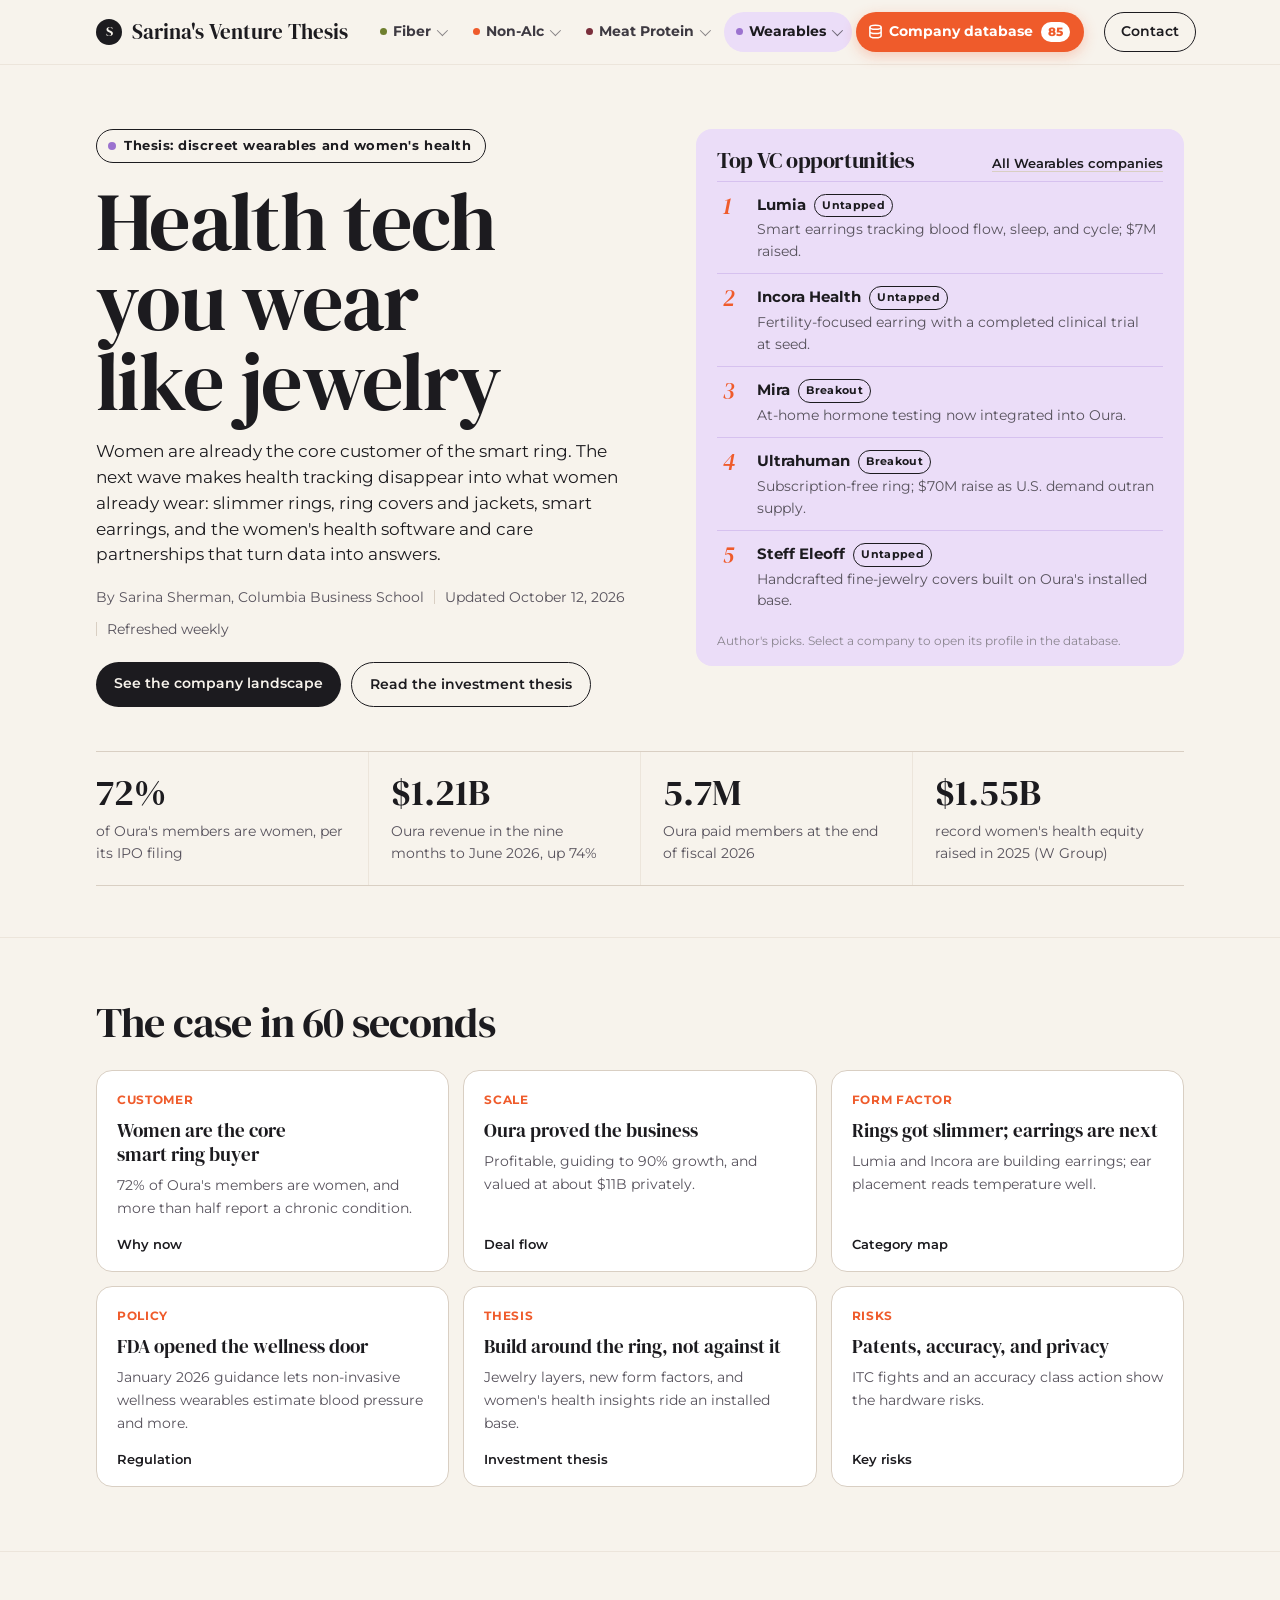
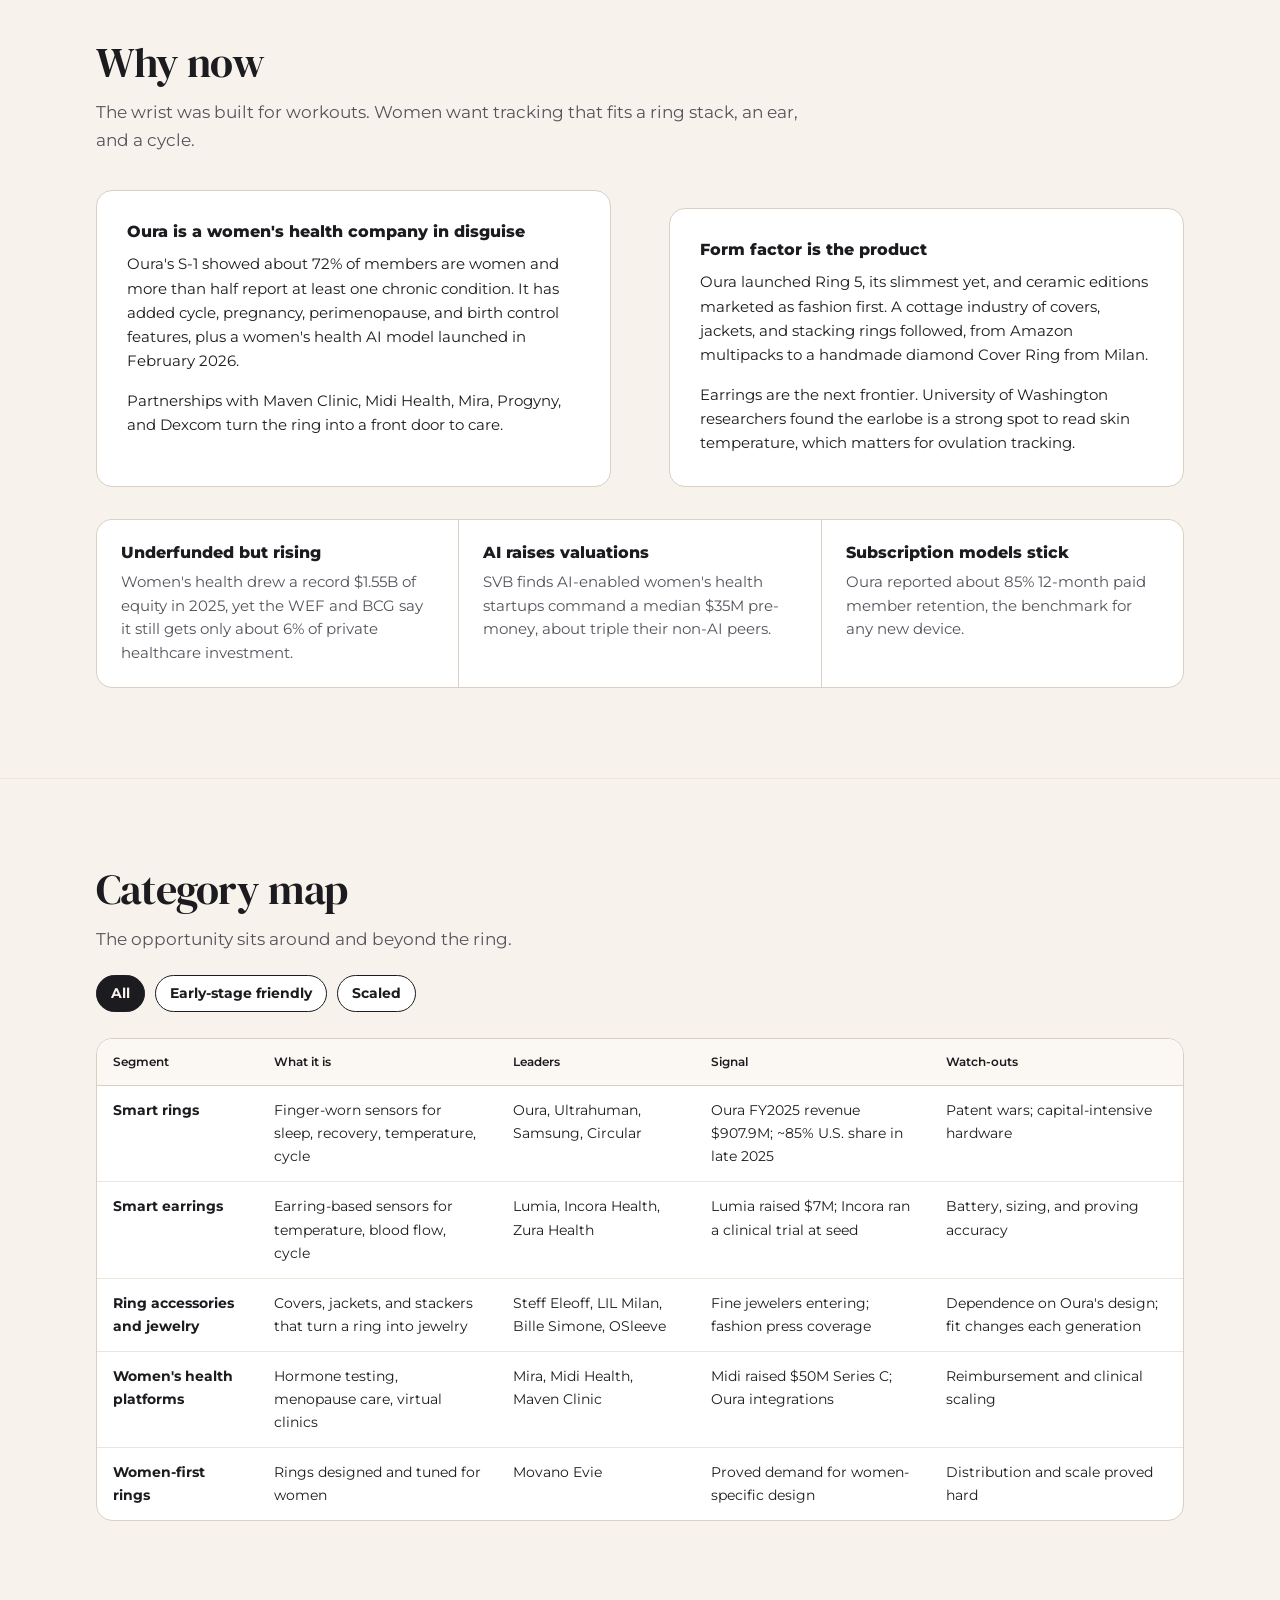
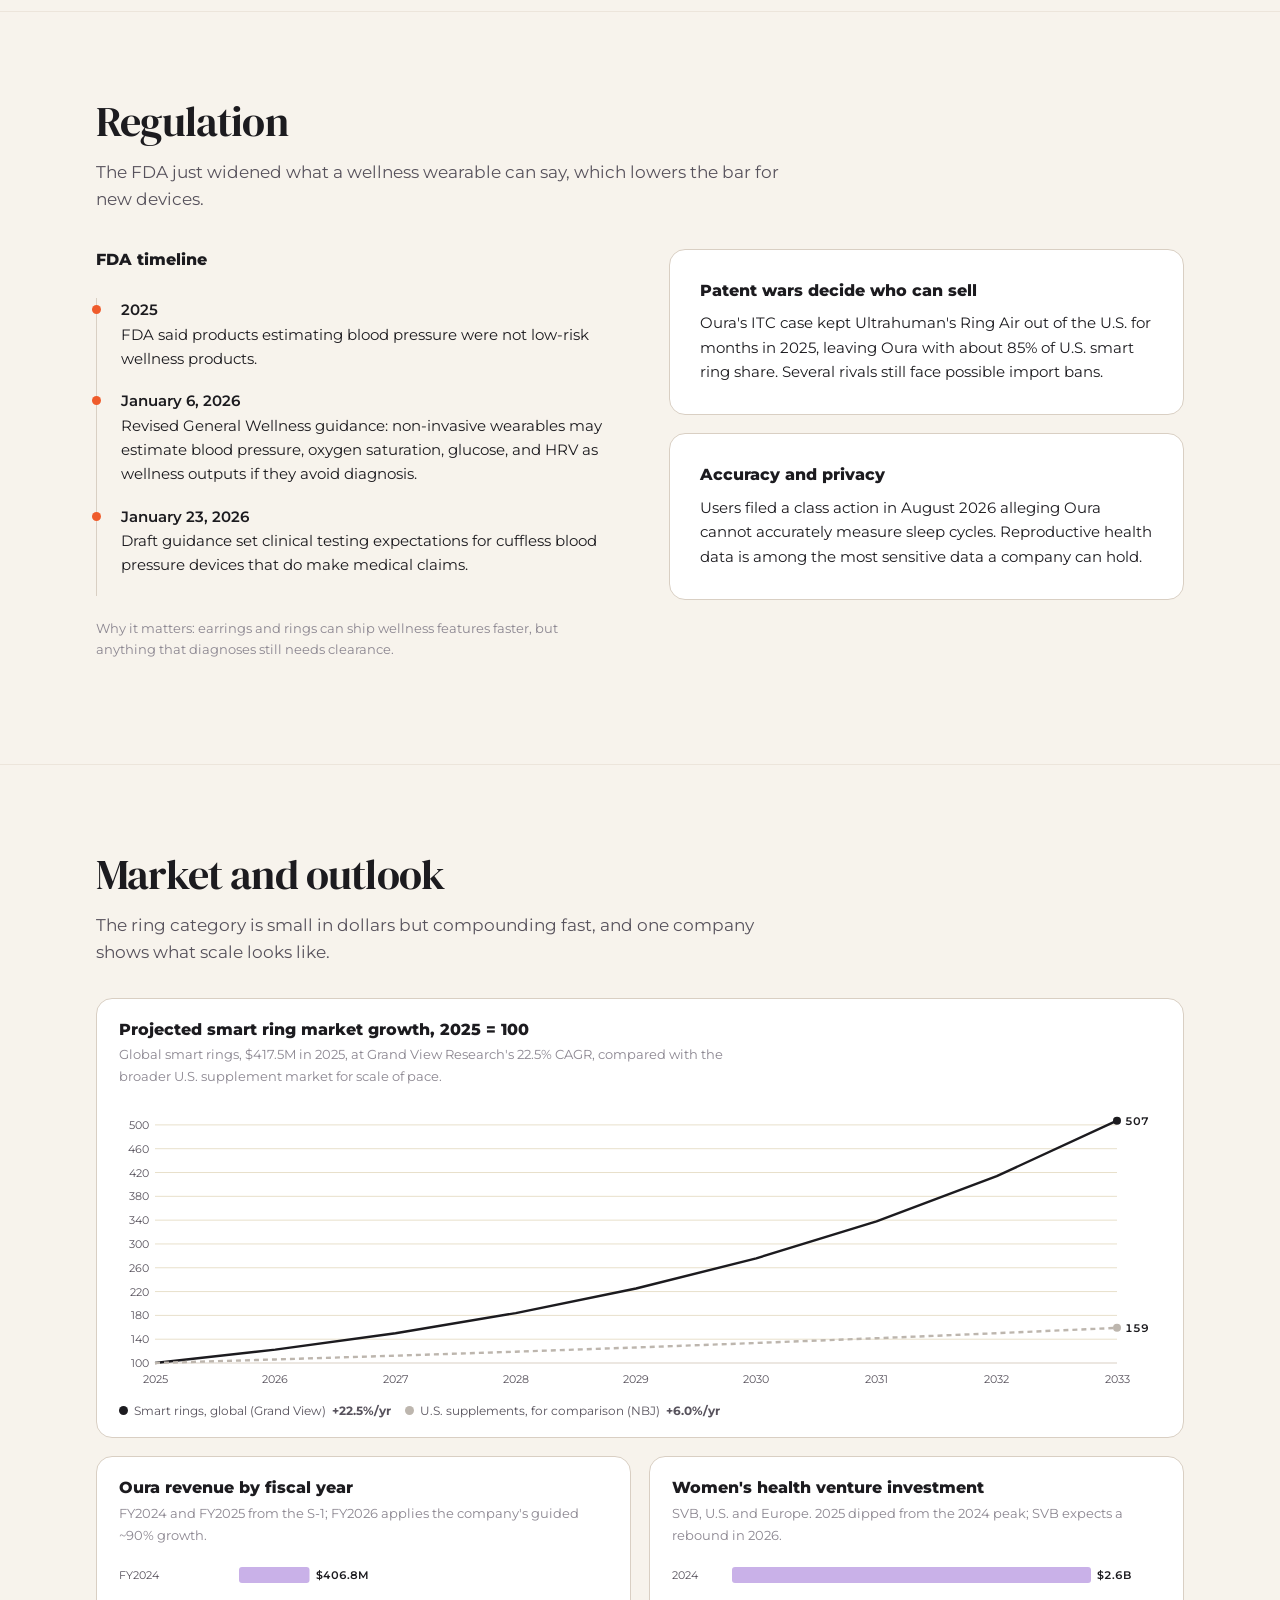
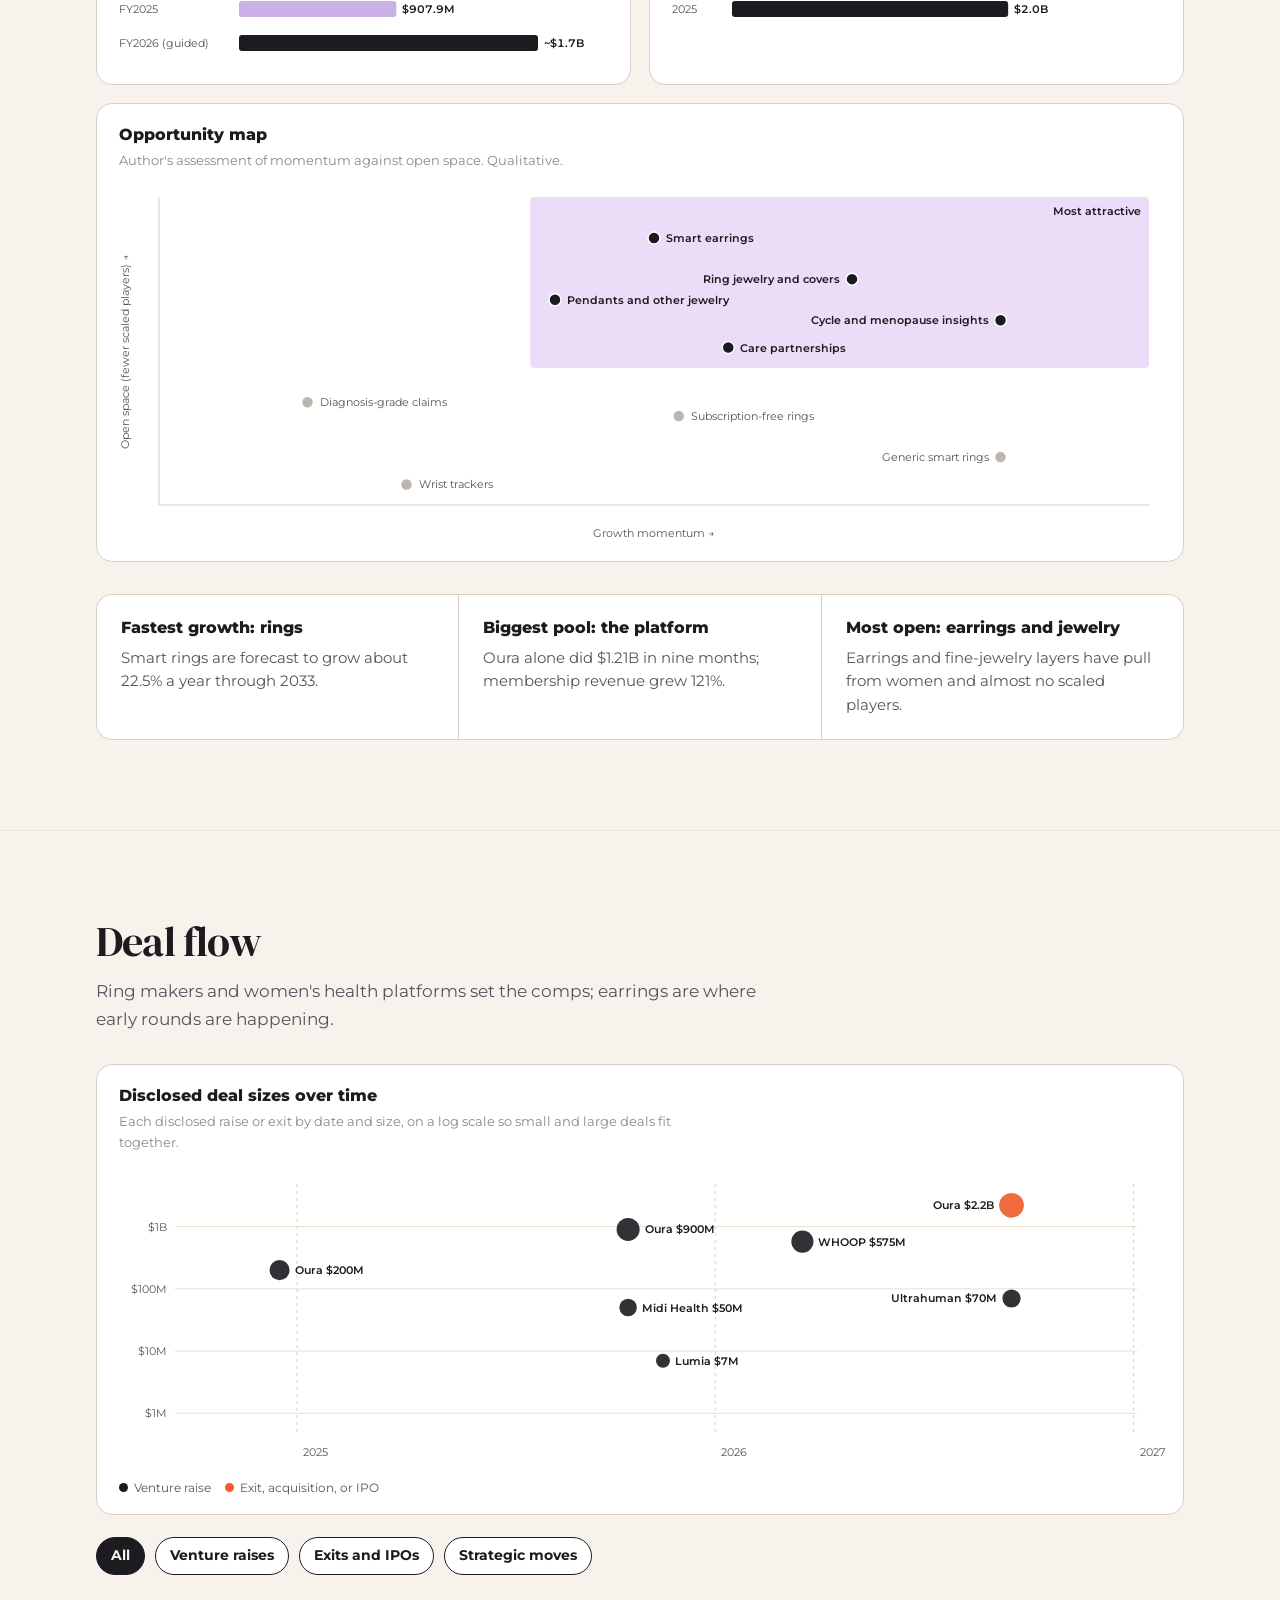
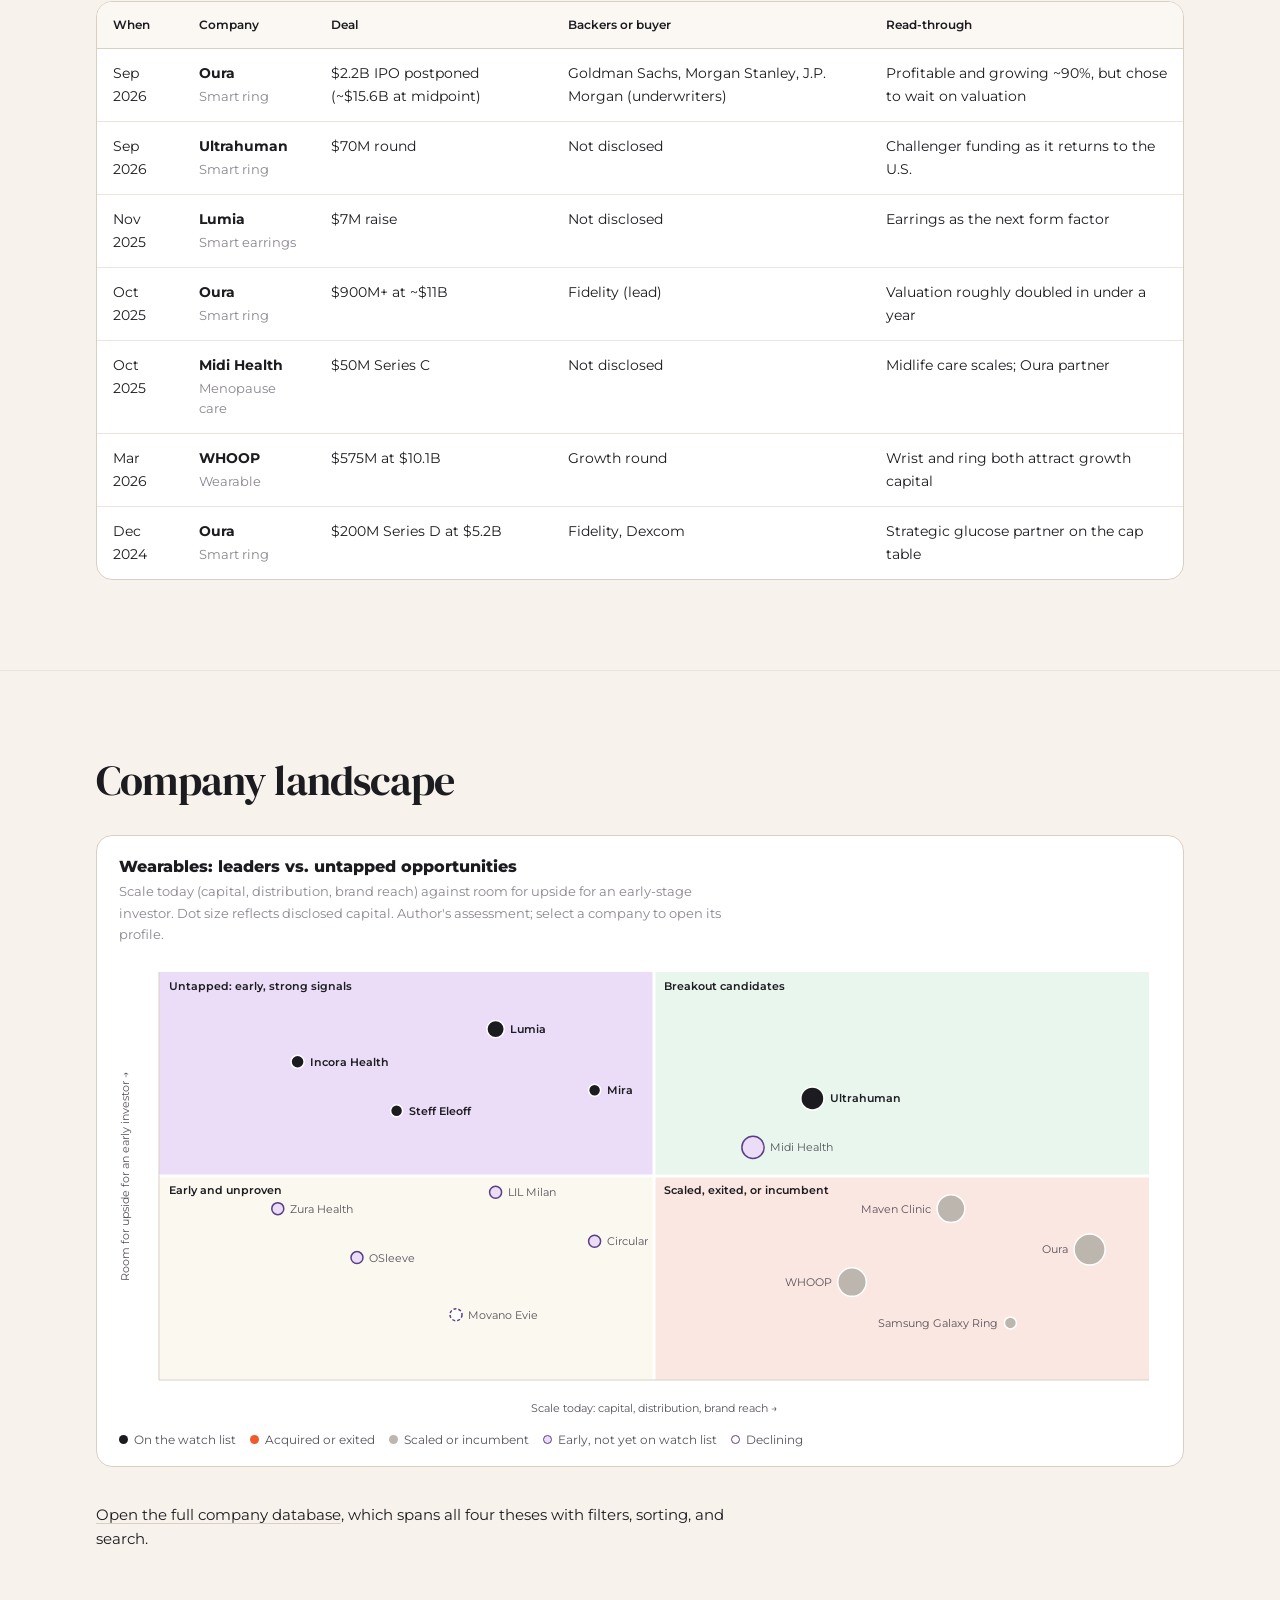
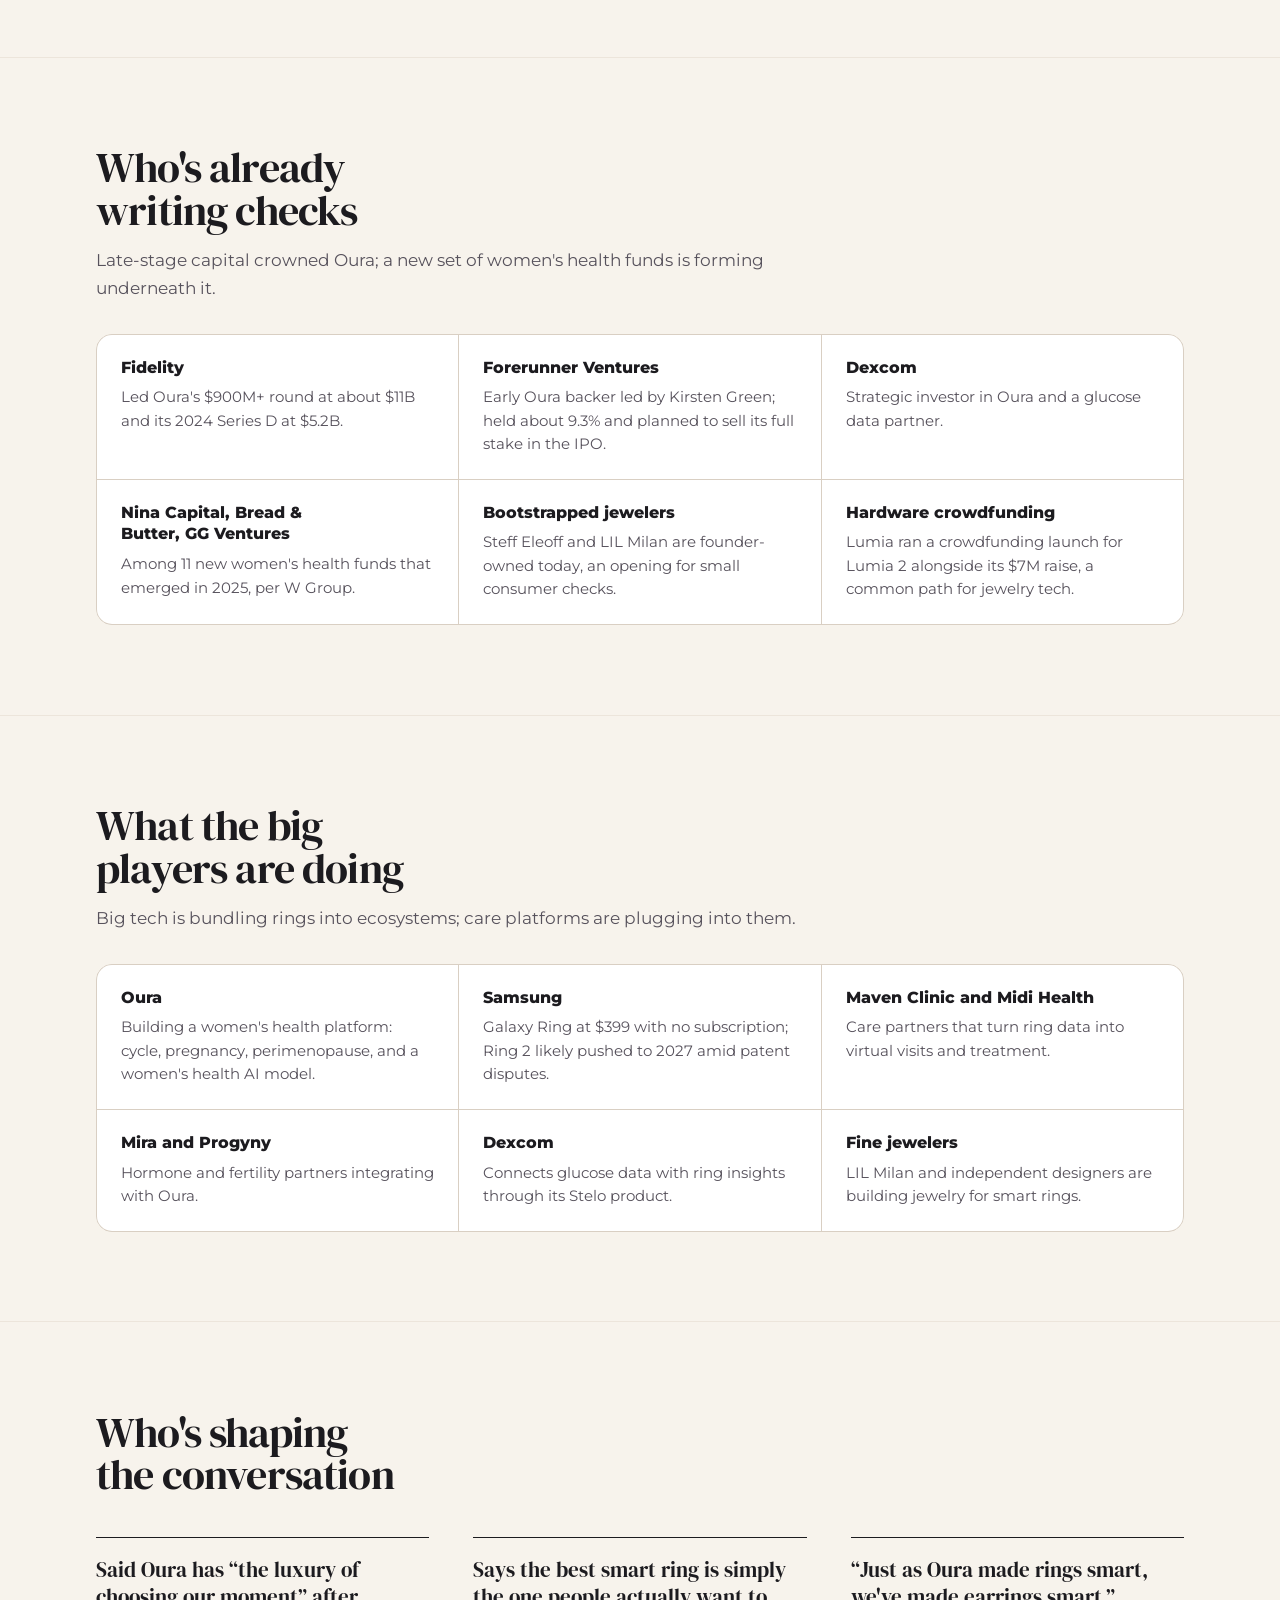
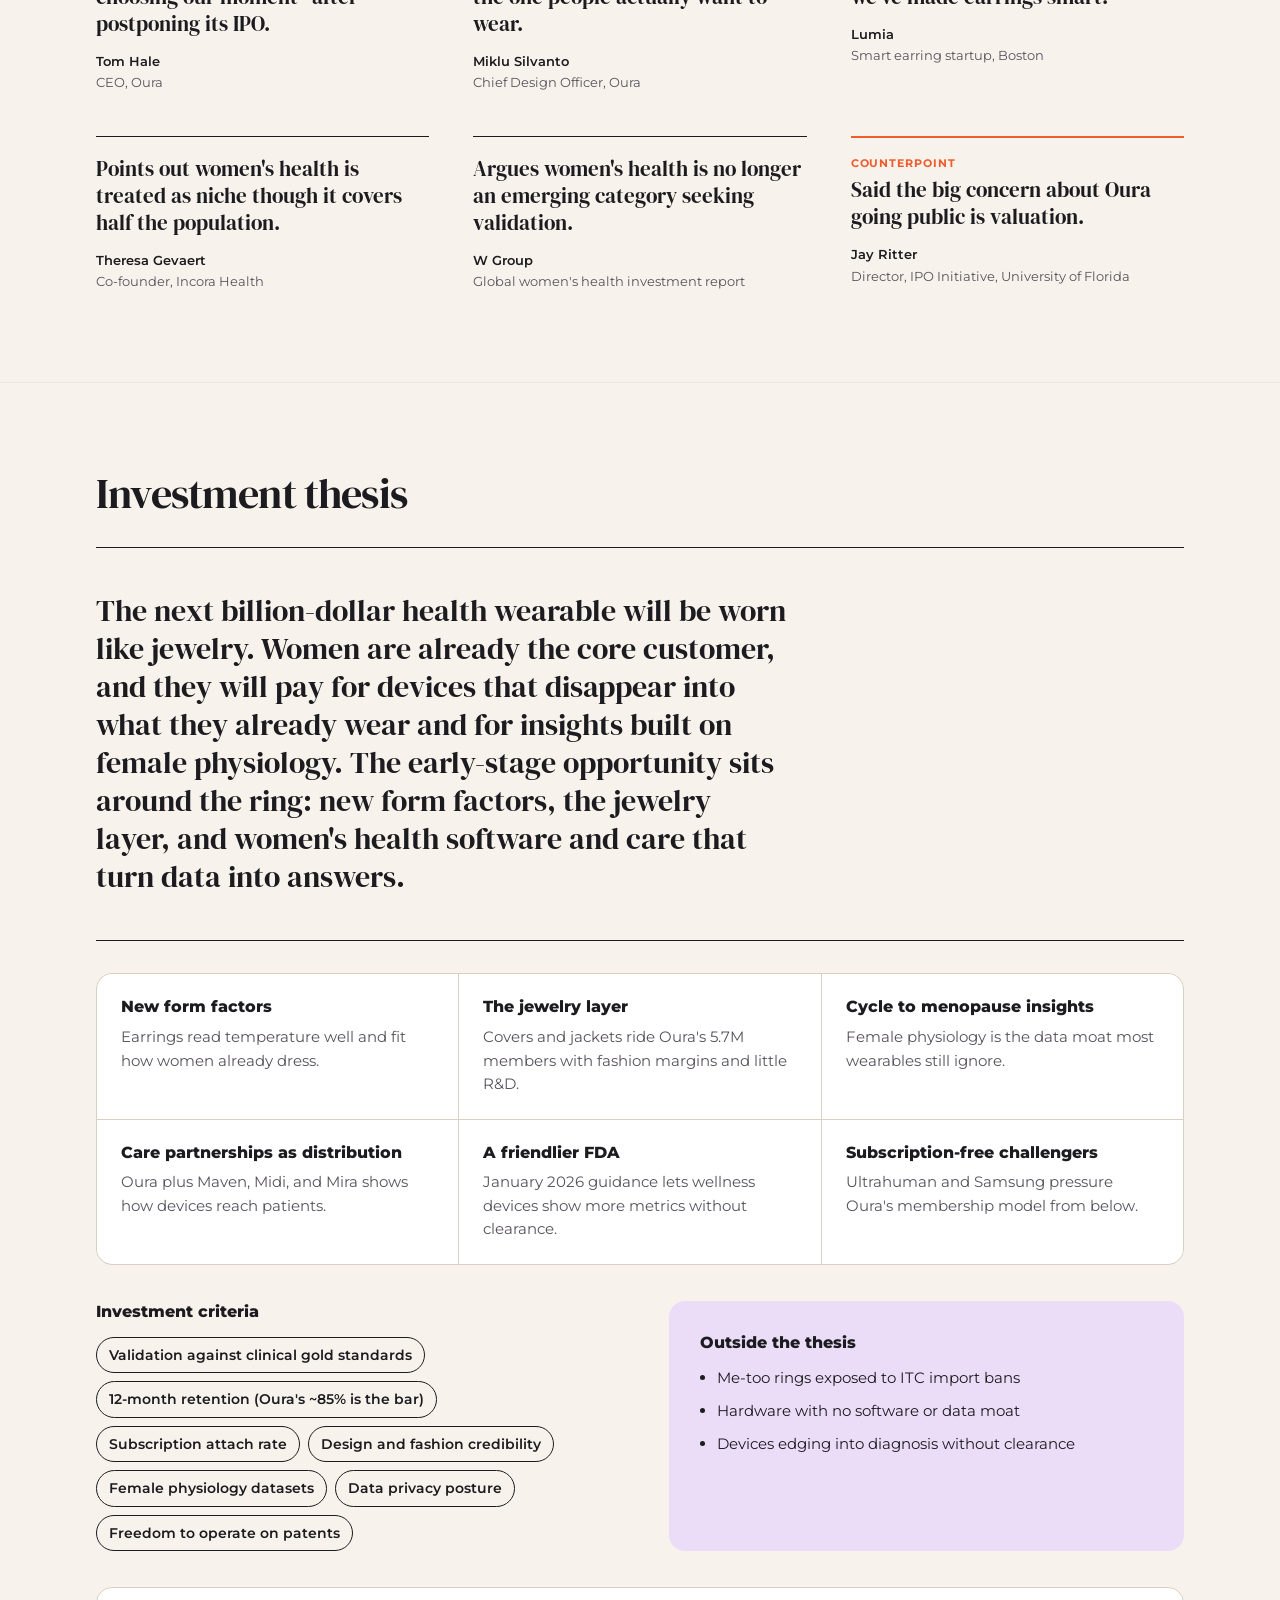
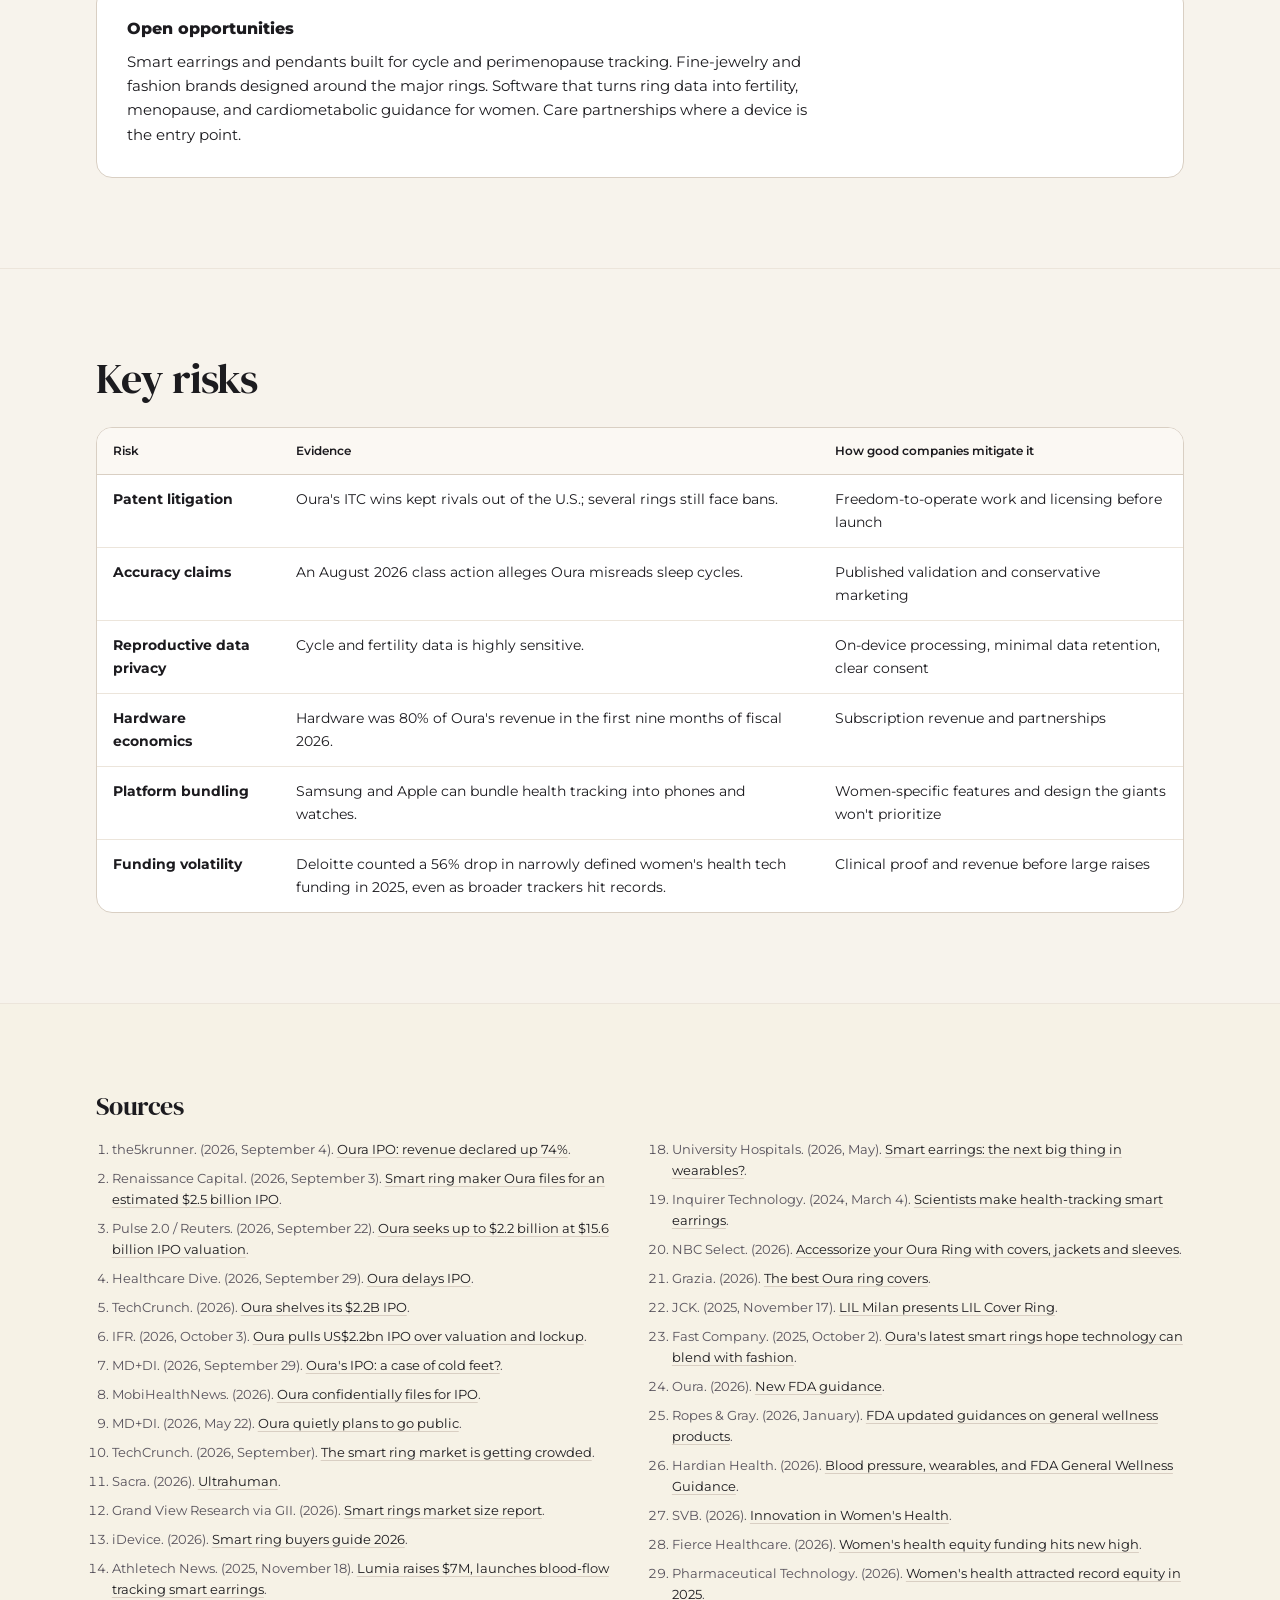
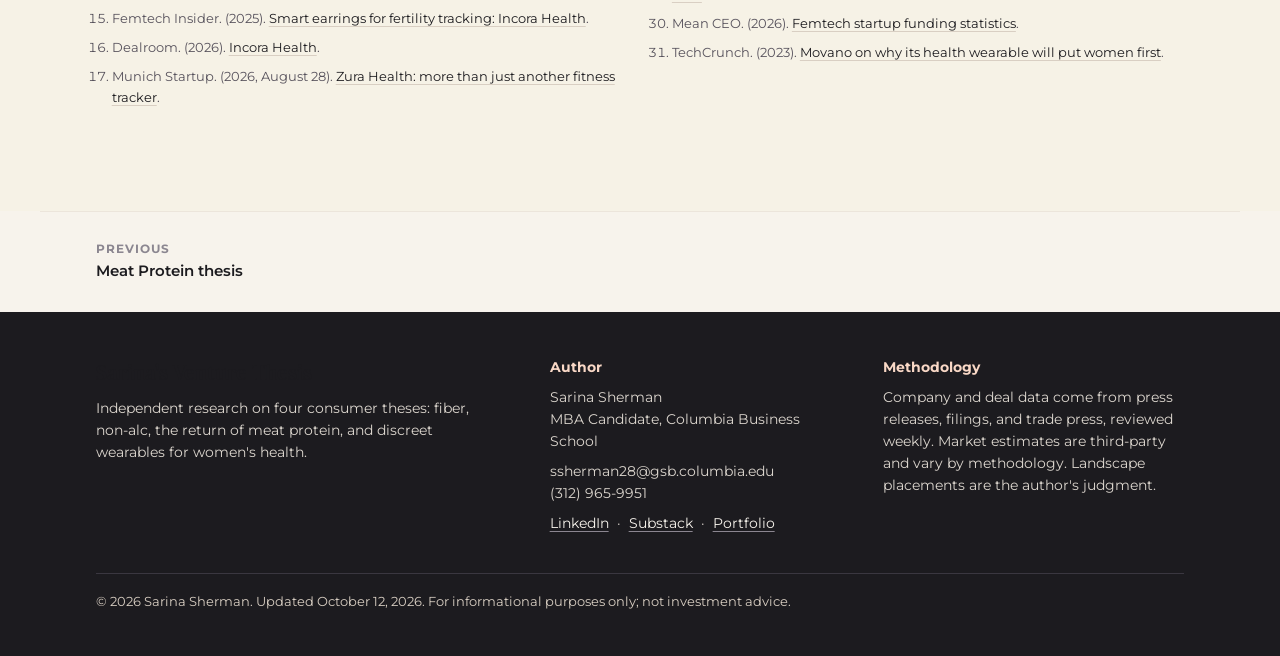
<file: wearables.html>
<!DOCTYPE html>
<html lang="en">
<head>
<meta charset="UTF-8">
<meta name="viewport" content="width=device-width, initial-scale=1, viewport-fit=cover">
<title>Wearables Thesis | Sarina&#x27;s Venture Thesis</title>
<meta name="description" content="Discreet wearables and women&#x27;s health: smart rings, smart earrings, ring jewelry, and care platforms.">
<meta property="og:title" content="Wearables Thesis | Sarina&#x27;s Venture Thesis">
<meta property="og:description" content="Discreet wearables and women&#x27;s health: smart rings, smart earrings, ring jewelry, and care platforms.">
<link rel="icon" href="data:image/svg+xml,%3Csvg xmlns='http://www.w3.org/2000/svg' viewBox='0 0 32 32'%3E%3Ccircle cx='16' cy='16' r='16' fill='%23EF5B2B'/%3E%3Ctext x='16' y='22' text-anchor='middle' font-family='Arial' font-weight='bold' font-size='17' fill='%23FBF8EF'%3ES%3C/text%3E%3C/svg%3E">
<link rel="preconnect" href="https://fonts.googleapis.com"><link rel="preconnect" href="https://fonts.gstatic.com" crossorigin><link href="https://fonts.googleapis.com/css2?family=DM+Serif+Display:ital@0;1&family=Montserrat:wght@400;500;600;700;800&display=swap" rel="stylesheet">
<link rel="stylesheet" href="assets/site.css">
</head>
<body>
<nav class="bar" aria-label="Site">
  <div class="wrap">
    <a class="brand" href="./"><span class="mark">S</span><b>Sarina's Venture Thesis</b></a>
    <ul class="nav"><li><a class="top" data-dd href="fiber.html"><i class="dot" style="background:#6F7F2E"></i>Fiber<i class="chev"></i></a><ul class="menu"><li><span class="mhead">Fiber thesis</span></li><li><a href="fiber.html#summary">The case in 60 seconds</a></li><li><a href="fiber.html#science">The science</a></li><li><a href="fiber.html#types">Fiber types</a></li><li><a href="fiber.html#rules">Regulation</a></li><li><a href="fiber.html#market">Market size</a></li><li><a href="fiber.html#outlook">Growth outlook</a></li><li><a href="fiber.html#deals">Deal flow</a></li><li><a href="fiber.html#landscape">Company landscape</a></li><li><a href="fiber.html#funds">Active investors</a></li><li><a href="fiber.html#strategics">Strategic activity</a></li><li><a href="fiber.html#voices">Notable voices</a></li><li><a href="fiber.html#thesis">Investment thesis</a></li><li><a href="fiber.html#risks">Key risks</a></li><li><a href="fiber.html#sources">Sources</a></li></ul></li><li><a class="top" data-dd href="non-alc.html"><i class="dot" style="background:#EF5B2B"></i>Non-Alc<i class="chev"></i></a><ul class="menu"><li><span class="mhead">Non-Alc thesis</span></li><li><a href="non-alc.html#summary">The case in 60 seconds</a></li><li><a href="non-alc.html#context">Why now</a></li><li><a href="non-alc.html#segments">Category map</a></li><li><a href="non-alc.html#rules">Regulation</a></li><li><a href="non-alc.html#outlook">Market and outlook</a></li><li><a href="non-alc.html#deals">Deal flow</a></li><li><a href="non-alc.html#landscape">Company landscape</a></li><li><a href="non-alc.html#funds">Active investors</a></li><li><a href="non-alc.html#strategics">Strategic activity</a></li><li><a href="non-alc.html#voices">Notable voices</a></li><li><a href="non-alc.html#thesis">Investment thesis</a></li><li><a href="non-alc.html#risks">Key risks</a></li><li><a href="non-alc.html#sources">Sources</a></li></ul></li><li><a class="top" data-dd href="meat-protein.html"><i class="dot" style="background:#7A2E3B"></i>Meat Protein<i class="chev"></i></a><ul class="menu"><li><span class="mhead">Meat Protein thesis</span></li><li><a href="meat-protein.html#summary">The case in 60 seconds</a></li><li><a href="meat-protein.html#context">Why now</a></li><li><a href="meat-protein.html#segments">Category map</a></li><li><a href="meat-protein.html#rules">Regulation</a></li><li><a href="meat-protein.html#outlook">Market and outlook</a></li><li><a href="meat-protein.html#deals">Deal flow</a></li><li><a href="meat-protein.html#landscape">Company landscape</a></li><li><a href="meat-protein.html#funds">Active investors</a></li><li><a href="meat-protein.html#strategics">Strategic activity</a></li><li><a href="meat-protein.html#voices">Notable voices</a></li><li><a href="meat-protein.html#thesis">Investment thesis</a></li><li><a href="meat-protein.html#risks">Key risks</a></li><li><a href="meat-protein.html#sources">Sources</a></li></ul></li><li><a class="top" data-dd href="wearables.html" aria-current="page"><i class="dot" style="background:#9B72CF"></i>Wearables<i class="chev"></i></a><ul class="menu"><li><span class="mhead">Wearables thesis</span></li><li><a href="wearables.html#summary">The case in 60 seconds</a></li><li><a href="wearables.html#context">Why now</a></li><li><a href="wearables.html#segments">Category map</a></li><li><a href="wearables.html#rules">Regulation</a></li><li><a href="wearables.html#outlook">Market and outlook</a></li><li><a href="wearables.html#deals">Deal flow</a></li><li><a href="wearables.html#landscape">Company landscape</a></li><li><a href="wearables.html#funds">Active investors</a></li><li><a href="wearables.html#strategics">Strategic activity</a></li><li><a href="wearables.html#voices">Notable voices</a></li><li><a href="wearables.html#thesis">Investment thesis</a></li><li><a href="wearables.html#risks">Key risks</a></li><li><a href="wearables.html#sources">Sources</a></li></ul></li><li><a class="top dbtab" href="companies.html"><svg viewBox="0 0 16 16" aria-hidden="true"><ellipse cx="8" cy="3.5" rx="6" ry="2.2" fill="none" stroke="currentColor" stroke-width="1.6"/><path d="M2 3.5v9c0 1.2 2.7 2.2 6 2.2s6-1 6-2.2v-9M2 8c0 1.2 2.7 2.2 6 2.2s6-1 6-2.2" fill="none" stroke="currentColor" stroke-width="1.6"/></svg>Company database<span class="cnt">85</span></a></li></ul>
    <a class="navcta" href="./#about">Contact</a>
    <button class="navtoggle" id="navToggle" aria-expanded="false" aria-controls="mpanel">Menu</button>
  </div>
  <div class="wrap mpanel" id="mpanel" hidden><a href="./">Home</a><details><summary><i class="dot" style="background:#6F7F2E"></i>Fiber</summary><a href="fiber.html">Overview</a><a href="fiber.html#summary">The case in 60 seconds</a><a href="fiber.html#science">The science</a><a href="fiber.html#types">Fiber types</a><a href="fiber.html#rules">Regulation</a><a href="fiber.html#market">Market size</a><a href="fiber.html#outlook">Growth outlook</a><a href="fiber.html#deals">Deal flow</a><a href="fiber.html#landscape">Company landscape</a><a href="fiber.html#funds">Active investors</a><a href="fiber.html#strategics">Strategic activity</a><a href="fiber.html#voices">Notable voices</a><a href="fiber.html#thesis">Investment thesis</a><a href="fiber.html#risks">Key risks</a><a href="fiber.html#sources">Sources</a></details><details><summary><i class="dot" style="background:#EF5B2B"></i>Non-Alc</summary><a href="non-alc.html">Overview</a><a href="non-alc.html#summary">The case in 60 seconds</a><a href="non-alc.html#context">Why now</a><a href="non-alc.html#segments">Category map</a><a href="non-alc.html#rules">Regulation</a><a href="non-alc.html#outlook">Market and outlook</a><a href="non-alc.html#deals">Deal flow</a><a href="non-alc.html#landscape">Company landscape</a><a href="non-alc.html#funds">Active investors</a><a href="non-alc.html#strategics">Strategic activity</a><a href="non-alc.html#voices">Notable voices</a><a href="non-alc.html#thesis">Investment thesis</a><a href="non-alc.html#risks">Key risks</a><a href="non-alc.html#sources">Sources</a></details><details><summary><i class="dot" style="background:#7A2E3B"></i>Meat Protein</summary><a href="meat-protein.html">Overview</a><a href="meat-protein.html#summary">The case in 60 seconds</a><a href="meat-protein.html#context">Why now</a><a href="meat-protein.html#segments">Category map</a><a href="meat-protein.html#rules">Regulation</a><a href="meat-protein.html#outlook">Market and outlook</a><a href="meat-protein.html#deals">Deal flow</a><a href="meat-protein.html#landscape">Company landscape</a><a href="meat-protein.html#funds">Active investors</a><a href="meat-protein.html#strategics">Strategic activity</a><a href="meat-protein.html#voices">Notable voices</a><a href="meat-protein.html#thesis">Investment thesis</a><a href="meat-protein.html#risks">Key risks</a><a href="meat-protein.html#sources">Sources</a></details><details><summary><i class="dot" style="background:#9B72CF"></i>Wearables</summary><a href="wearables.html">Overview</a><a href="wearables.html#summary">The case in 60 seconds</a><a href="wearables.html#context">Why now</a><a href="wearables.html#segments">Category map</a><a href="wearables.html#rules">Regulation</a><a href="wearables.html#outlook">Market and outlook</a><a href="wearables.html#deals">Deal flow</a><a href="wearables.html#landscape">Company landscape</a><a href="wearables.html#funds">Active investors</a><a href="wearables.html#strategics">Strategic activity</a><a href="wearables.html#voices">Notable voices</a><a href="wearables.html#thesis">Investment thesis</a><a href="wearables.html#risks">Key risks</a><a href="wearables.html#sources">Sources</a></details><a class="mdb" href="companies.html">Company database (85 companies)</a><a href="./#about">Contact</a></div>
</nav>
<main id="top">
<div class="wrap">
<header class="hero">
  <div>
    <span class="eyebrow"><i style="background:#9B72CF"></i>Thesis: discreet wearables and women's health</span>
    <h1>Health tech you wear like jewelry</h1>
    <p class="sub">Women are already the core customer of the smart ring. The next wave makes health tracking disappear into what women already wear: slimmer rings, ring covers and jackets, smart earrings, and the women's health software and care partnerships that turn data into answers.</p>
    <p class="meta"><span>By Sarina Sherman, Columbia Business School</span><span class="sep"></span><span>Updated October 12, 2026</span><span class="sep"></span><span>Refreshed weekly</span></p>
    <div class="ctas"><a class="p" href="#landscape">See the company landscape</a><a class="s" href="#thesis">Read the investment thesis</a></div>
  </div>
  <aside class="topops" aria-labelledby="topopsT">
    <div class="topops-head"><h2 id="topopsT">Top VC opportunities</h2><a href="companies.html#t-wear" class="seeall">All Wearables companies</a></div>
    <ol><li><a class="opp" href="companies.html#co-lumia"><span class="rk">1</span><span class="ob"><strong>Lumia</strong><span class="tag">Untapped</span><em>Smart earrings tracking blood flow, sleep, and cycle; $7M raised.</em></span></a></li><li><a class="opp" href="companies.html#co-incora-health"><span class="rk">2</span><span class="ob"><strong>Incora Health</strong><span class="tag">Untapped</span><em>Fertility-focused earring with a completed clinical trial at seed.</em></span></a></li><li><a class="opp" href="companies.html#co-mira"><span class="rk">3</span><span class="ob"><strong>Mira</strong><span class="tag">Breakout</span><em>At-home hormone testing now integrated into Oura.</em></span></a></li><li><a class="opp" href="companies.html#co-ultrahuman"><span class="rk">4</span><span class="ob"><strong>Ultrahuman</strong><span class="tag">Breakout</span><em>Subscription-free ring; $70M raise as U.S. demand outran supply.</em></span></a></li><li><a class="opp" href="companies.html#co-steff-eleoff"><span class="rk">5</span><span class="ob"><strong>Steff Eleoff</strong><span class="tag">Untapped</span><em>Handcrafted fine-jewelry covers built on Oura's installed base.</em></span></a></li></ol>
    <p class="topops-note">Author's picks. Select a company to open its profile in the database.</p>
  </aside>
</header>
<div class="facts"><div><b>72%</b><span>of Oura's members are women, per its IPO filing</span></div><div><b>$1.21B</b><span>Oura revenue in the nine months to June 2026, up 74%</span></div><div><b>5.7M</b><span>Oura paid members at the end of fiscal 2026</span></div><div><b>$1.55B</b><span>record women's health equity raised in 2025 (W Group)</span></div></div>
</div>
<section id="summary" class="summary">
<div class="wrap">
  <h2>The case in 60 seconds</h2>
  
<div class="sumgrid"><a class="sumcard" href="#context"><span class="sumk">Customer</span><h3>Women are the core smart ring buyer</h3><p>72% of Oura's members are women, and more than half report a chronic condition.</p><span class="go">Why now</span></a><a class="sumcard" href="#deals"><span class="sumk">Scale</span><h3>Oura proved the business</h3><p>Profitable, guiding to 90% growth, and valued at about $11B privately.</p><span class="go">Deal flow</span></a><a class="sumcard" href="#segments"><span class="sumk">Form factor</span><h3>Rings got slimmer; earrings are next</h3><p>Lumia and Incora are building earrings; ear placement reads temperature well.</p><span class="go">Category map</span></a><a class="sumcard" href="#rules"><span class="sumk">Policy</span><h3>FDA opened the wellness door</h3><p>January 2026 guidance lets non-invasive wellness wearables estimate blood pressure and more.</p><span class="go">Regulation</span></a><a class="sumcard" href="#thesis"><span class="sumk">Thesis</span><h3>Build around the ring, not against it</h3><p>Jewelry layers, new form factors, and women's health insights ride an installed base.</p><span class="go">Investment thesis</span></a><a class="sumcard" href="#risks"><span class="sumk">Risks</span><h3>Patents, accuracy, and privacy</h3><p>ITC fights and an accuracy class action show the hardware risks.</p><span class="go">Key risks</span></a></div>
</div>
</section>
<section id="context">
<div class="wrap">
  <h2>Why now</h2>
  <p class="lede">The wrist was built for workouts. Women want tracking that fits a ring stack, an ear, and a cycle.</p>
<div class="two"><div class="callout"><h3>Oura is a women's health company in disguise</h3><p>Oura's S-1 showed about 72% of members are women and more than half report at least one chronic condition. It has added cycle, pregnancy, perimenopause, and birth control features, plus a women's health AI model launched in February 2026.</p><p>Partnerships with Maven Clinic, Midi Health, Mira, Progyny, and Dexcom turn the ring into a front door to care.</p></div><div class="callout"><h3>Form factor is the product</h3><p>Oura launched Ring 5, its slimmest yet, and ceramic editions marketed as fashion first. A cottage industry of covers, jackets, and stacking rings followed, from Amazon multipacks to a handmade diamond Cover Ring from Milan.</p><p>Earrings are the next frontier. University of Washington researchers found the earlobe is a strong spot to read skin temperature, which matters for ovulation tracking.</p></div></div><div class="cards"><div class="card"><h3>Underfunded but rising</h3><p>Women's health drew a record $1.55B of equity in 2025, yet the WEF and BCG say it still gets only about 6% of private healthcare investment.</p></div><div class="card"><h3>AI raises valuations</h3><p>SVB finds AI-enabled women's health startups command a median $35M pre-money, about triple their non-AI peers.</p></div><div class="card"><h3>Subscription models stick</h3><p>Oura reported about 85% 12-month paid member retention, the benchmark for any new device.</p></div></div>
</div>
</section>
<section id="segments">
<div class="wrap">
  <h2>Category map</h2>
  <p class="lede">The opportunity sits around and beyond the ring.</p>
<div class="controls" role="group" aria-label="Filter segments"><button class="flt" data-g="seg" data-f="all" aria-pressed="true">All</button><button class="flt" data-g="seg" data-f="early" aria-pressed="false">Early-stage friendly</button><button class="flt" data-g="seg" data-f="scaled" aria-pressed="false">Scaled</button></div><div class="tbl"><table style="min-width:860px" data-fg="seg"><thead><tr><th>Segment</th><th>What it is</th><th>Leaders</th><th>Signal</th><th>Watch-outs</th></tr></thead><tbody><tr data-tags="scaled"><td><strong>Smart rings</strong></td><td>Finger-worn sensors for sleep, recovery, temperature, cycle</td><td>Oura, Ultrahuman, Samsung, Circular</td><td>Oura FY2025 revenue $907.9M; ~85% U.S. share in late 2025</td><td>Patent wars; capital-intensive hardware</td></tr><tr data-tags="early"><td><strong>Smart earrings</strong></td><td>Earring-based sensors for temperature, blood flow, cycle</td><td>Lumia, Incora Health, Zura Health</td><td>Lumia raised $7M; Incora ran a clinical trial at seed</td><td>Battery, sizing, and proving accuracy</td></tr><tr data-tags="early"><td><strong>Ring accessories and jewelry</strong></td><td>Covers, jackets, and stackers that turn a ring into jewelry</td><td>Steff Eleoff, LIL Milan, Bille Simone, OSleeve</td><td>Fine jewelers entering; fashion press coverage</td><td>Dependence on Oura's design; fit changes each generation</td></tr><tr data-tags="early scaled"><td><strong>Women's health platforms</strong></td><td>Hormone testing, menopause care, virtual clinics</td><td>Mira, Midi Health, Maven Clinic</td><td>Midi raised $50M Series C; Oura integrations</td><td>Reimbursement and clinical scaling</td></tr><tr data-tags="early"><td><strong>Women-first rings</strong></td><td>Rings designed and tuned for women</td><td>Movano Evie</td><td>Proved demand for women-specific design</td><td>Distribution and scale proved hard</td></tr></tbody></table></div>
</div>
</section>
<section id="rules">
<div class="wrap">
  <h2>Regulation</h2>
  <p class="lede">The FDA just widened what a wellness wearable can say, which lowers the bar for new devices.</p>
<div class="two"><div><h3>FDA timeline</h3><ul class="tl"><li><b>2025</b>FDA said products estimating blood pressure were not low-risk wellness products.</li><li><b>January 6, 2026</b>Revised General Wellness guidance: non-invasive wearables may estimate blood pressure, oxygen saturation, glucose, and HRV as wellness outputs if they avoid diagnosis.</li><li><b>January 23, 2026</b>Draft guidance set clinical testing expectations for cuffless blood pressure devices that do make medical claims.</li></ul><p class="note">Why it matters: earrings and rings can ship wellness features faster, but anything that diagnoses still needs clearance.</p></div><div><div class="callout"><h3>Patent wars decide who can sell</h3><p>Oura's ITC case kept Ultrahuman's Ring Air out of the U.S. for months in 2025, leaving Oura with about 85% of U.S. smart ring share. Several rivals still face possible import bans.</p></div><div class="callout"><h3>Accuracy and privacy</h3><p>Users filed a class action in August 2026 alleging Oura cannot accurately measure sleep cycles. Reproductive health data is among the most sensitive data a company can hold.</p></div></div></div>
</div>
</section>
<section id="outlook">
<div class="wrap">
  <h2>Market and outlook</h2>
  <p class="lede">The ring category is small in dollars but compounding fast, and one company shows what scale looks like.</p>
<div class="chartgrid"><figure class="chart wide"><figcaption><h3>Projected smart ring market growth, 2025 = 100</h3><p>Global smart rings, $417.5M in 2025, at Grand View Research's 22.5% CAGR, compared with the broader U.S. supplement market for scale of pace.</p></figcaption><div id="chWearIdx" class="chartbox"></div><div class="legend" id="lgWear"></div></figure><figure class="chart"><figcaption><h3>Oura revenue by fiscal year</h3><p>FY2024 and FY2025 from the S-1; FY2026 applies the company's guided ~90% growth.</p></figcaption><div id="chOura" class="chartbox"></div></figure><figure class="chart"><figcaption><h3>Women's health venture investment</h3><p>SVB, U.S. and Europe. 2025 dipped from the 2024 peak; SVB expects a rebound in 2026.</p></figcaption><div id="chFem" class="chartbox"></div></figure><figure class="chart wide"><figcaption><h3>Opportunity map</h3><p>Author's assessment of momentum against open space. Qualitative.</p></figcaption><div id="chWearOpp" class="chartbox"></div></figure></div><div class="cards"><div class="card"><h3>Fastest growth: rings</h3><p>Smart rings are forecast to grow about 22.5% a year through 2033.</p></div><div class="card"><h3>Biggest pool: the platform</h3><p>Oura alone did $1.21B in nine months; membership revenue grew 121%.</p></div><div class="card"><h3>Most open: earrings and jewelry</h3><p>Earrings and fine-jewelry layers have pull from women and almost no scaled players.</p></div></div>
</div>
</section>
<section id="deals">
<div class="wrap">
  <h2>Deal flow</h2>
  <p class="lede">Ring makers and women's health platforms set the comps; earrings are where early rounds are happening.</p>
<div class="chartgrid"><figure class="chart wide"><figcaption><h3>Disclosed deal sizes over time</h3><p>Each disclosed raise or exit by date and size, on a log scale so small and large deals fit together.</p></figcaption><div id="chTimeline" class="chartbox"></div><div class="legend"><span><i style="background:#1C1B1F"></i>Venture raise</span><span><i style="background:#EF5B2B"></i>Exit, acquisition, or IPO</span></div></figure></div><div class="controls" role="group" aria-label="Filter deals"><button class="flt" data-g="deals" data-f="all" aria-pressed="true">All</button><button class="flt" data-g="deals" data-f="raise" aria-pressed="false">Venture raises</button><button class="flt" data-g="deals" data-f="exit" aria-pressed="false">Exits and IPOs</button><button class="flt" data-g="deals" data-f="strategic" aria-pressed="false">Strategic moves</button></div><div class="tbl"><table style="min-width:860px" data-fg="deals"><thead><tr><th>When</th><th>Company</th><th>Deal</th><th>Backers or buyer</th><th>Read-through</th></tr></thead><tbody><tr data-tags="exit"><td>Sep 2026</td><td><strong>Oura</strong><span class="sub">Smart ring</span></td><td>$2.2B IPO postponed (~$15.6B at midpoint)</td><td>Goldman Sachs, Morgan Stanley, J.P. Morgan (underwriters)</td><td>Profitable and growing ~90%, but chose to wait on valuation</td></tr><tr data-tags="raise"><td>Sep 2026</td><td><strong>Ultrahuman</strong><span class="sub">Smart ring</span></td><td>$70M round</td><td>Not disclosed</td><td>Challenger funding as it returns to the U.S.</td></tr><tr data-tags="raise"><td>Nov 2025</td><td><strong>Lumia</strong><span class="sub">Smart earrings</span></td><td>$7M raise</td><td>Not disclosed</td><td>Earrings as the next form factor</td></tr><tr data-tags="raise"><td>Oct 2025</td><td><strong>Oura</strong><span class="sub">Smart ring</span></td><td>$900M+ at ~$11B</td><td>Fidelity (lead)</td><td>Valuation roughly doubled in under a year</td></tr><tr data-tags="raise"><td>Oct 2025</td><td><strong>Midi Health</strong><span class="sub">Menopause care</span></td><td>$50M Series C</td><td>Not disclosed</td><td>Midlife care scales; Oura partner</td></tr><tr data-tags="raise"><td>Mar 2026</td><td><strong>WHOOP</strong><span class="sub">Wearable</span></td><td>$575M at $10.1B</td><td>Growth round</td><td>Wrist and ring both attract growth capital</td></tr><tr data-tags="raise"><td>Dec 2024</td><td><strong>Oura</strong><span class="sub">Smart ring</span></td><td>$200M Series D at $5.2B</td><td>Fidelity, Dexcom</td><td>Strategic glucose partner on the cap table</td></tr></tbody></table></div>
</div>
</section>
<section id="landscape">
<div class="wrap">
  <h2>Company landscape</h2>
  
<div class="chartgrid"><figure class="chart wide"><figcaption><h3>Wearables: leaders vs. untapped opportunities</h3><p>Scale today (capital, distribution, brand reach) against room for upside for an early-stage investor. Dot size reflects disclosed capital. Author's assessment; select a company to open its profile.</p></figcaption><div id="chLand" class="chartbox"></div><div class="legend"><span><i style="background:#1C1B1F"></i>On the watch list</span><span><i style="background:#EF5B2B"></i>Acquired or exited</span><span><i style="background:#BDB6AE"></i>Scaled or incumbent</span><span><i style="background:#EBDDF8;border:1px solid #5B3E86"></i>Early, not yet on watch list</span><span><i style="background:#FFFFFF;border:1px solid #5B3E86"></i>Declining</span></div></figure></div><p class="mt"><a href="companies.html">Open the full company database</a>, which spans all four theses with filters, sorting, and search.</p>
</div>
</section>
<section id="funds">
<div class="wrap">
  <h2>Who's already writing checks</h2>
  <p class="lede">Late-stage capital crowned Oura; a new set of women's health funds is forming underneath it.</p>
<div class="cards"><div class="card"><h3>Fidelity</h3><p>Led Oura's $900M+ round at about $11B and its 2024 Series D at $5.2B.</p></div><div class="card"><h3>Forerunner Ventures</h3><p>Early Oura backer led by Kirsten Green; held about 9.3% and planned to sell its full stake in the IPO.</p></div><div class="card"><h3>Dexcom</h3><p>Strategic investor in Oura and a glucose data partner.</p></div><div class="card"><h3>Nina Capital, Bread & Butter, GG Ventures</h3><p>Among 11 new women's health funds that emerged in 2025, per W Group.</p></div><div class="card"><h3>Bootstrapped jewelers</h3><p>Steff Eleoff and LIL Milan are founder-owned today, an opening for small consumer checks.</p></div><div class="card"><h3>Hardware crowdfunding</h3><p>Lumia ran a crowdfunding launch for Lumia 2 alongside its $7M raise, a common path for jewelry tech.</p></div></div>
</div>
</section>
<section id="strategics">
<div class="wrap">
  <h2>What the big players are doing</h2>
  <p class="lede">Big tech is bundling rings into ecosystems; care platforms are plugging into them.</p>
<div class="cards"><div class="card"><h3>Oura</h3><p>Building a women's health platform: cycle, pregnancy, perimenopause, and a women's health AI model.</p></div><div class="card"><h3>Samsung</h3><p>Galaxy Ring at $399 with no subscription; Ring 2 likely pushed to 2027 amid patent disputes.</p></div><div class="card"><h3>Maven Clinic and Midi Health</h3><p>Care partners that turn ring data into virtual visits and treatment.</p></div><div class="card"><h3>Mira and Progyny</h3><p>Hormone and fertility partners integrating with Oura.</p></div><div class="card"><h3>Dexcom</h3><p>Connects glucose data with ring insights through its Stelo product.</p></div><div class="card"><h3>Fine jewelers</h3><p>LIL Milan and independent designers are building jewelry for smart rings.</p></div></div>
</div>
</section>
<section id="voices">
<div class="wrap">
  <h2>Who's shaping the conversation</h2>
  
<div class="voices"><figure class="voice"><blockquote>Said Oura has “the luxury of choosing our moment” after postponing its IPO.</blockquote><figcaption><strong>Tom Hale</strong>CEO, Oura</figcaption></figure><figure class="voice"><blockquote>Says the best smart ring is simply the one people actually want to wear.</blockquote><figcaption><strong>Miklu Silvanto</strong>Chief Design Officer, Oura</figcaption></figure><figure class="voice"><blockquote>“Just as Oura made rings smart, we've made earrings smart.”</blockquote><figcaption><strong>Lumia</strong>Smart earring startup, Boston</figcaption></figure><figure class="voice"><blockquote>Points out women's health is treated as niche though it covers half the population.</blockquote><figcaption><strong>Theresa Gevaert</strong>Co-founder, Incora Health</figcaption></figure><figure class="voice"><blockquote>Argues women's health is no longer an emerging category seeking validation.</blockquote><figcaption><strong>W Group</strong>Global women's health investment report</figcaption></figure><figure class="voice contra"><blockquote>Said the big concern about Oura going public is valuation.</blockquote><figcaption><strong>Jay Ritter</strong>Director, IPO Initiative, University of Florida</figcaption></figure></div>
</div>
</section>
<section id="thesis">
<div class="wrap">
  <h2>Investment thesis</h2>
  
<div class="thesis-box"><p>The next billion-dollar health wearable will be worn like jewelry. Women are already the core customer, and they will pay for devices that disappear into what they already wear and for insights built on female physiology. The early-stage opportunity sits around the ring: new form factors, the jewelry layer, and women's health software and care that turn data into answers.</p></div><div class="plays"><div class="card"><h3>New form factors</h3><p>Earrings read temperature well and fit how women already dress.</p></div><div class="card"><h3>The jewelry layer</h3><p>Covers and jackets ride Oura's 5.7M members with fashion margins and little R&D.</p></div><div class="card"><h3>Cycle to menopause insights</h3><p>Female physiology is the data moat most wearables still ignore.</p></div><div class="card"><h3>Care partnerships as distribution</h3><p>Oura plus Maven, Midi, and Mira shows how devices reach patients.</p></div><div class="card"><h3>A friendlier FDA</h3><p>January 2026 guidance lets wellness devices show more metrics without clearance.</p></div><div class="card"><h3>Subscription-free challengers</h3><p>Ultrahuman and Samsung pressure Oura's membership model from below.</p></div></div><div class="two"><div><h3>Investment criteria</h3><ul class="chips"><li>Validation against clinical gold standards</li><li>12-month retention (Oura's ~85% is the bar)</li><li>Subscription attach rate</li><li>Design and fashion credibility</li><li>Female physiology datasets</li><li>Data privacy posture</li><li>Freedom to operate on patents</li></ul></div><div class="dark"><h3>Outside the thesis</h3><ul><li>Me-too rings exposed to ITC import bans</li><li>Hardware with no software or data moat</li><li>Devices edging into diagnosis without clearance</li></ul></div></div><div class="callout mt"><h3>Open opportunities</h3><p>Smart earrings and pendants built for cycle and perimenopause tracking. Fine-jewelry and fashion brands designed around the major rings. Software that turns ring data into fertility, menopause, and cardiometabolic guidance for women. Care partnerships where a device is the entry point.</p></div>
</div>
</section>
<section id="risks">
<div class="wrap">
  <h2>Key risks</h2>
  
<div class="tbl"><table style="min-width:640px"><thead><tr><th>Risk</th><th>Evidence</th><th>How good companies mitigate it</th></tr></thead><tbody><tr><td><strong>Patent litigation</strong></td><td>Oura's ITC wins kept rivals out of the U.S.; several rings still face bans.</td><td>Freedom-to-operate work and licensing before launch</td></tr><tr><td><strong>Accuracy claims</strong></td><td>An August 2026 class action alleges Oura misreads sleep cycles.</td><td>Published validation and conservative marketing</td></tr><tr><td><strong>Reproductive data privacy</strong></td><td>Cycle and fertility data is highly sensitive.</td><td>On-device processing, minimal data retention, clear consent</td></tr><tr><td><strong>Hardware economics</strong></td><td>Hardware was 80% of Oura's revenue in the first nine months of fiscal 2026.</td><td>Subscription revenue and partnerships</td></tr><tr><td><strong>Platform bundling</strong></td><td>Samsung and Apple can bundle health tracking into phones and watches.</td><td>Women-specific features and design the giants won't prioritize</td></tr><tr><td><strong>Funding volatility</strong></td><td>Deloitte counted a 56% drop in narrowly defined women's health tech funding in 2025, even as broader trackers hit records.</td><td>Clinical proof and revenue before large raises</td></tr></tbody></table></div>
</div>
</section>
<section class="sources" id="sources"><div class="wrap"><h2 style="font-size:1.6rem;margin-bottom:20px">Sources</h2><ol><li>the5krunner. (2026, September 4). <a href="https://the5krunner.com/2026/09/04/oura-ipo-s1-revenue/" target="_blank" rel="noopener">Oura IPO: revenue declared up 74%</a>.</li><li>Renaissance Capital. (2026, September 3). <a href="https://www.renaissancecapital.com/IPO-Center/News/121478/Smart-ring-maker-Oura-files-for-an-estimated-$2.5-billion-IPO" target="_blank" rel="noopener">Smart ring maker Oura files for an estimated $2.5 billion IPO</a>.</li><li>Pulse 2.0 / Reuters. (2026, September 22). <a href="https://pulse2.com/oura-seeks-up-to-2-2-billion-at-15-6-billion-ipo-valuation/" target="_blank" rel="noopener">Oura seeks up to $2.2 billion at $15.6 billion IPO valuation</a>.</li><li>Healthcare Dive. (2026, September 29). <a href="https://www.healthcaredive.com/news/oura-delays-ipo/831655/" target="_blank" rel="noopener">Oura delays IPO</a>.</li><li>TechCrunch. (2026). <a href="https://techcrunch.com/?p=3171207" target="_blank" rel="noopener">Oura shelves its $2.2B IPO</a>.</li><li>IFR. (2026, October 3). <a href="https://www.ifre.com/equities/2493350/smart-ring-maker-oura-pulls-us2.2bn-ipo-over-valuation-and-lockup" target="_blank" rel="noopener">Oura pulls US$2.2bn IPO over valuation and lockup</a>.</li><li>MD+DI. (2026, September 29). <a href="https://www.mddionline.com/wearable-medical-devices/oura-s-ipo-a-case-of-cold-feet-" target="_blank" rel="noopener">Oura&#x27;s IPO: a case of cold feet?</a>.</li><li>MobiHealthNews. (2026). <a href="https://www.mobihealthnews.com/news/oura-confidentially-files-ipo-revenue-growth-soars" target="_blank" rel="noopener">Oura confidentially files for IPO</a>.</li><li>MD+DI. (2026, May 22). <a href="https://www.mddionline.com/wearable-medical-devices/oura-quietly-plans-to-go-public" target="_blank" rel="noopener">Oura quietly plans to go public</a>.</li><li>TechCrunch. (2026, September). <a href="https://techcrunch.com/?p=3160959" target="_blank" rel="noopener">The smart ring market is getting crowded</a>.</li><li>Sacra. (2026). <a href="https://sacra.com/c/ultrahuman" target="_blank" rel="noopener">Ultrahuman</a>.</li><li>Grand View Research via GII. (2026). <a href="https://m.giikorea.co.kr/report/grvi1942015-smart-rings-market-size-share-trends-analysis.html" target="_blank" rel="noopener">Smart rings market size report</a>.</li><li>iDevice. (2026). <a href="https://idevice.com/smart-ring-buyers-guide-2026-oura-samsung-ultrahuman-circula-1ea4e781" target="_blank" rel="noopener">Smart ring buyers guide 2026</a>.</li><li>Athletech News. (2025, November 18). <a href="https://athletechnews.com/lumia-raises-7-million-blood-flow-tracking-smart-earrings/" target="_blank" rel="noopener">Lumia raises $7M, launches blood-flow tracking smart earrings</a>.</li><li>Femtech Insider. (2025). <a href="https://femtechinsider.com/smart-earrings-for-fertility-tracking-incora-health-prepares-for-market-debut/" target="_blank" rel="noopener">Smart earrings for fertility tracking: Incora Health</a>.</li><li>Dealroom. (2026). <a href="https://app.dealroom.co/companies/incora_health" target="_blank" rel="noopener">Incora Health</a>.</li><li>Munich Startup. (2026, August 28). <a href="https://www.munich-startup.de/en/news/zura-health-more-than-just-another-fitness-tracker" target="_blank" rel="noopener">Zura Health: more than just another fitness tracker</a>.</li><li>University Hospitals. (2026, May). <a href="https://www.uhhospitals.org/blog/articles/2026/05/smart-earrings" target="_blank" rel="noopener">Smart earrings: the next big thing in wearables?</a>.</li><li>Inquirer Technology. (2024, March 4). <a href="https://technology.inquirer.net/?p=132527" target="_blank" rel="noopener">Scientists make health-tracking smart earrings</a>.</li><li>NBC Select. (2026). <a href="https://www.nbcnews.com/select/shopping/oura-ring-jackets-sleeves-covers-accessories-rcna259350" target="_blank" rel="noopener">Accessorize your Oura Ring with covers, jackets and sleeves</a>.</li><li>Grazia. (2026). <a href="https://graziadaily.co.uk/beauty-hair/wellness/best-oura-ring-covers/" target="_blank" rel="noopener">The best Oura ring covers</a>.</li><li>JCK. (2025, November 17). <a href="https://lasvegas.jckonline.com/en-us/media/press-releases/lil-milan-presents-lil-cover-ring.html" target="_blank" rel="noopener">LIL Milan presents LIL Cover Ring</a>.</li><li>Fast Company. (2025, October 2). <a href="https://fastcompany.co.za/co-design/2025-10-02-ouras-latest-smart-rings-hope-technology-can-blend-with-fashion" target="_blank" rel="noopener">Oura&#x27;s latest smart rings hope technology can blend with fashion</a>.</li><li>Oura. (2026). <a href="https://ouraring.com/blog/fr/new-fda-guidance/" target="_blank" rel="noopener">New FDA guidance</a>.</li><li>Ropes &amp; Gray. (2026, January). <a href="https://www.ropesgray.com/en/insights/alerts/2026/01/fda-adapts-with-the-times-on-digital-health-updated-guidances-on-general-wellness-products" target="_blank" rel="noopener">FDA updated guidances on general wellness products</a>.</li><li>Hardian Health. (2026). <a href="https://www.hardianhealth.com/insights/fda-wearables-guidelines-update-2026" target="_blank" rel="noopener">Blood pressure, wearables, and FDA General Wellness Guidance</a>.</li><li>SVB. (2026). <a href="https://www.svb.com/trends-insights/reports/womens-health-report/" target="_blank" rel="noopener">Innovation in Women&#x27;s Health</a>.</li><li>Fierce Healthcare. (2026). <a href="https://www.fiercehealthcare.com/ai-and-machine-learning/w-group-releases-1st-global-womens-health-investment-report-tracking-record" target="_blank" rel="noopener">Women&#x27;s health equity funding hits new high</a>.</li><li>Pharmaceutical Technology. (2026). <a href="https://www.pharmaceutical-technology.com/news/womens-health-attracted-record-equity-in-2025-as-companies-share-capital/" target="_blank" rel="noopener">Women&#x27;s health attracted record equity in 2025</a>.</li><li>Mean CEO. (2026). <a href="https://blog.mean.ceo/?p=5755" target="_blank" rel="noopener">Femtech startup funding statistics</a>.</li><li>TechCrunch. (2023). <a href="https://techcrunch.com/?p=2476444" target="_blank" rel="noopener">Movano on why its health wearable will put women first</a>.</li></ol></div></section>
<div class="wrap pagenext"><div><span>Previous</span><a href="meat-protein.html">Meat Protein thesis</a></div><div></div></div>
</main>
<footer><div class="wrap">
  <div class="fgrid">
    <div><b>Sarina's Venture Thesis</b><p>Independent research on four consumer theses: fiber, non-alc, the return of meat protein, and discreet wearables for women's health.</p></div>
    <div><p><strong style="color:#F9D8C6">Author</strong></p><p>Sarina Sherman<br>MBA Candidate, Columbia Business School</p><p>ssherman28@gsb.columbia.edu<br>(312) 965-9951</p><p><a href="https://www.linkedin.com/in/sarina-sherman/" target="_blank" rel="noopener">LinkedIn</a> &nbsp;&middot;&nbsp; <a href="https://substack.com/@sarinasherman" target="_blank" rel="noopener">Substack</a> &nbsp;&middot;&nbsp; <a href="https://sarina-sherman-6.github.io/CBS-MBA-AI-Portfolio/" target="_blank" rel="noopener">Portfolio</a></p></div>
    <div><p><strong style="color:#F9D8C6">Methodology</strong></p><p>Company and deal data come from press releases, filings, and trade press, reviewed weekly. Market estimates are third-party and vary by methodology. Landscape placements are the author's judgment.</p></div>
  </div>
  <div class="fine">&copy; 2026 Sarina Sherman. Updated October 12, 2026. For informational purposes only; not investment advice.</div>
</div></footer>
<script>window.CHARTS=[{"type": "timeline", "id": "chTimeline", "deals": [["Oura", "2026-09", 2200, "e", "Sep 2026"], ["Ultrahuman", "2026-09", 70, "r", "Sep 2026"], ["Lumia", "2025-11", 7, "r", "Nov 2025"], ["Oura", "2025-10", 900, "r", "Oct 2025"], ["Midi Health", "2025-10", 50, "r", "Oct 2025"], ["WHOOP", "2026-03", 575, "r", "Mar 2026"], ["Oura", "2024-12", 200, "r", "Dec 2024"]]}, {"type": "quadrant", "id": "chLand", "points": [["Lumia", 3.4, 8.6, "r", 7, "w", "lumia"], ["Incora Health", 1.4, 7.8, "r", 0.5, "w", "incora-health"], ["Steff Eleoff", 2.4, 6.6, "r", 0, "w", "steff-eleoff"], ["Mira", 4.4, 7.1, "r", 0, "w", "mira"], ["Ultrahuman", 6.6, 6.9, "r", 70, "w", "ultrahuman"], ["Zura Health", 1.2, 4.2, "r", 0, "e", "zura-health"], ["LIL Milan", 3.4, 4.6, "r", 0, "e", "lil-milan"], ["OSleeve", 2.0, 3.0, "r", 0, "e", "osleeve"], ["Midi Health", 6.0, 5.7, "r", 50, "e", "midi-health"], ["Circular", 4.4, 3.4, "r", 0, "e", "circular"], ["Movano Evie", 3.0, 1.6, "r", 0, "d", "movano-evie"], ["Maven Clinic", 8.0, 4.2, "l", 420, "i", "maven-clinic"], ["Oura", 9.4, 3.2, "l", 1500, "i", "oura"], ["Samsung Galaxy Ring", 8.6, 1.4, "l", 0, "i", "samsung-galaxy-ring"], ["WHOOP", 7.0, 2.4, "l", 575, "i", "whoop"]], "click": true, "xl": "Scale today: capital, distribution, brand reach →", "xs": "Scale today →", "yl": "Room for upside for an early investor →", "ys": "Upside →"}, {"type": "lines", "id": "chWearIdx", "start": 2025, "end": 2033, "legend": "lgWear", "series": [["Smart rings, global (Grand View)", 0.225, "#1C1B1F"], ["U.S. supplements, for comparison (NBJ)", 0.0597, "#BDB6AE", 1]]}, {"type": "hbars", "id": "chOura", "labelW": 120, "labelWm": 104, "rows": [["FY2024", 406.8, "$406.8M", "#C9B1E8"], ["FY2025", 907.9, "$907.9M", "#C9B1E8"], ["FY2026 (guided)", 1725, "~$1.7B", "#1C1B1F"]]}, {"type": "hbars", "id": "chFem", "labelW": 60, "labelWm": 50, "rows": [["2024", 2600, "$2.6B", "#C9B1E8"], ["2025", 2000, "$2.0B", "#1C1B1F"]]}, {"type": "quadrant", "id": "chWearOpp", "H": 360, "xa": 2, "xb": 10, "ya": 1, "yb": 10, "quads": [[5, 10, 5, 10, "Most attractive", "#EBDDF8"]], "xl": "Growth momentum →", "xs": "Momentum →", "yl": "Open space (fewer scaled players) →", "ys": "Open space →", "points": [["Smart earrings", 6.0, 8.8, "r"], ["Ring jewelry and covers", 7.6, 7.6, "l"], ["Cycle and menopause insights", 8.8, 6.4, "l"], ["Care partnerships", 6.6, 5.6, "r"], ["Pendants and other jewelry", 5.2, 7.0, "r"], ["Generic smart rings", 8.8, 2.4, "l"], ["Subscription-free rings", 6.2, 3.6, "r"], ["Diagnosis-grade claims", 3.2, 4.0, "r"], ["Wrist trackers", 4.0, 1.6, "r"]]}];</script><script src="assets/site.js"></script>
</body>
</html>
</file>
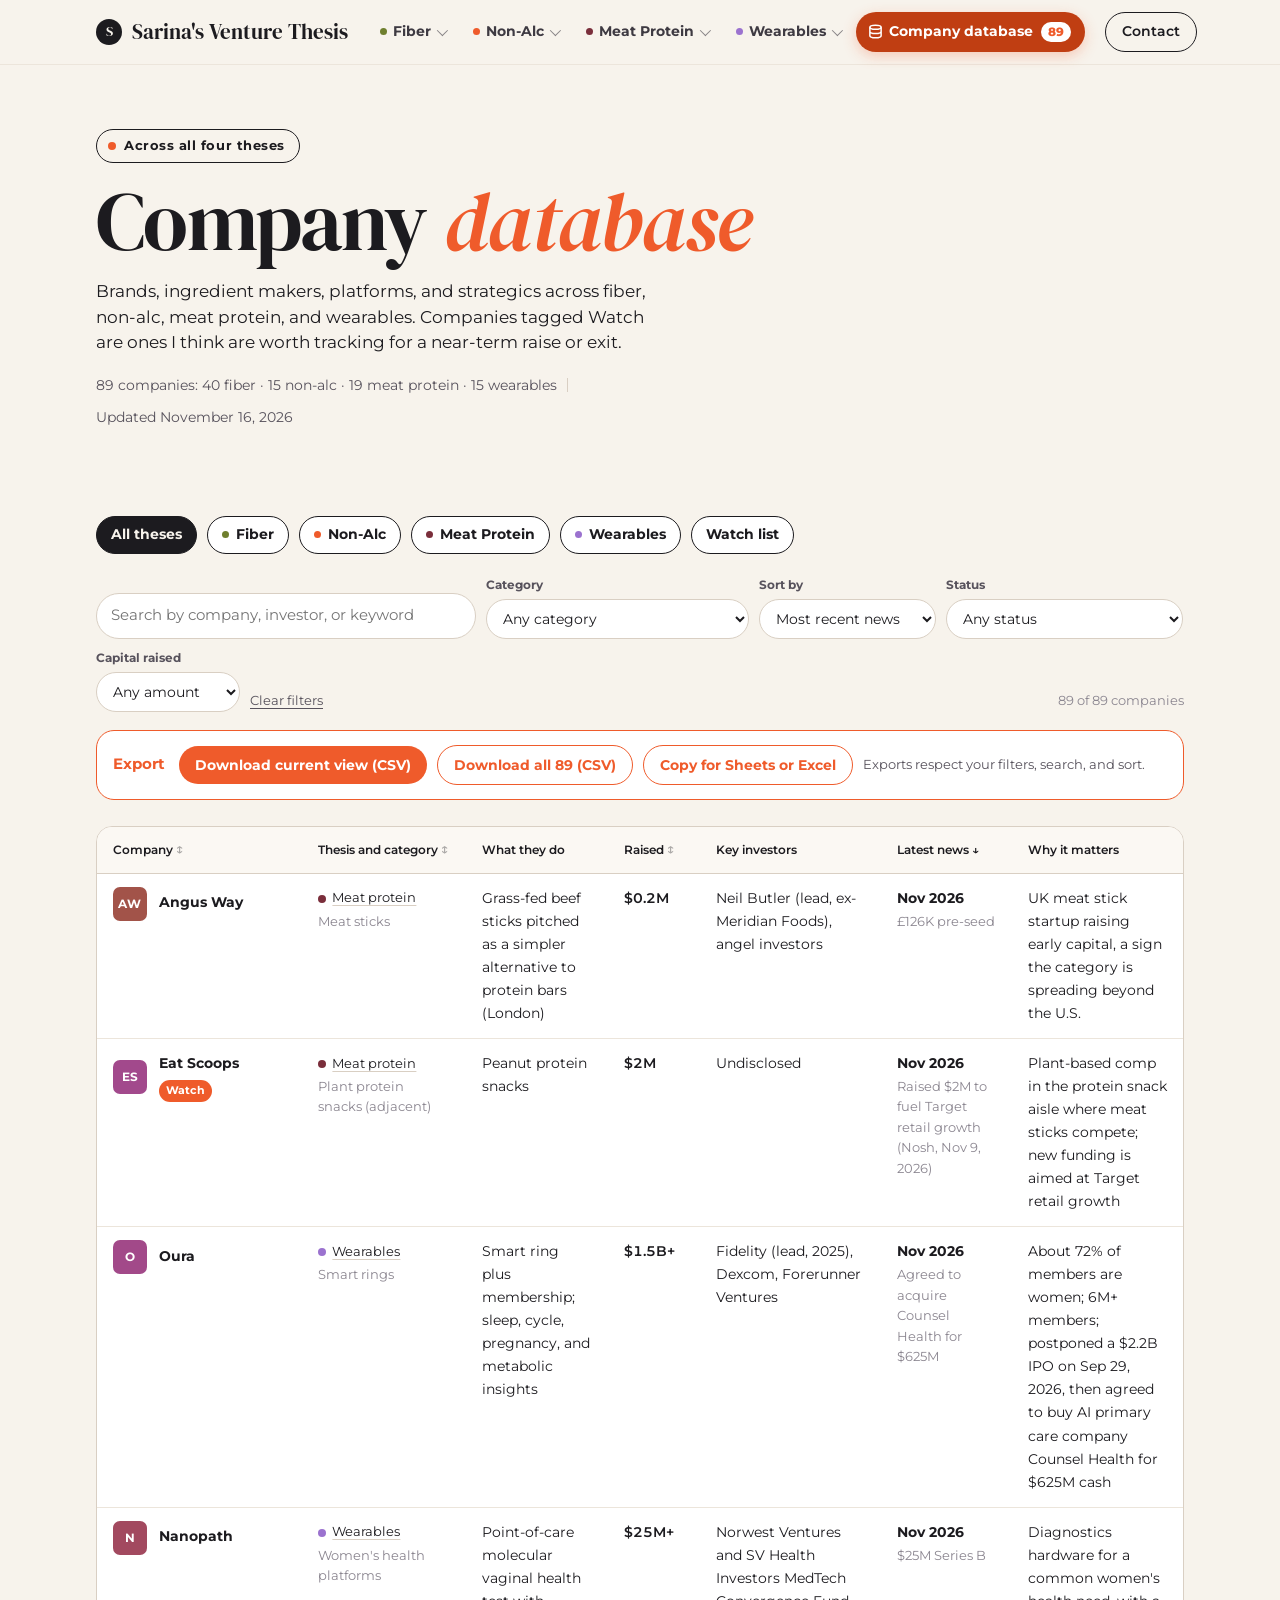
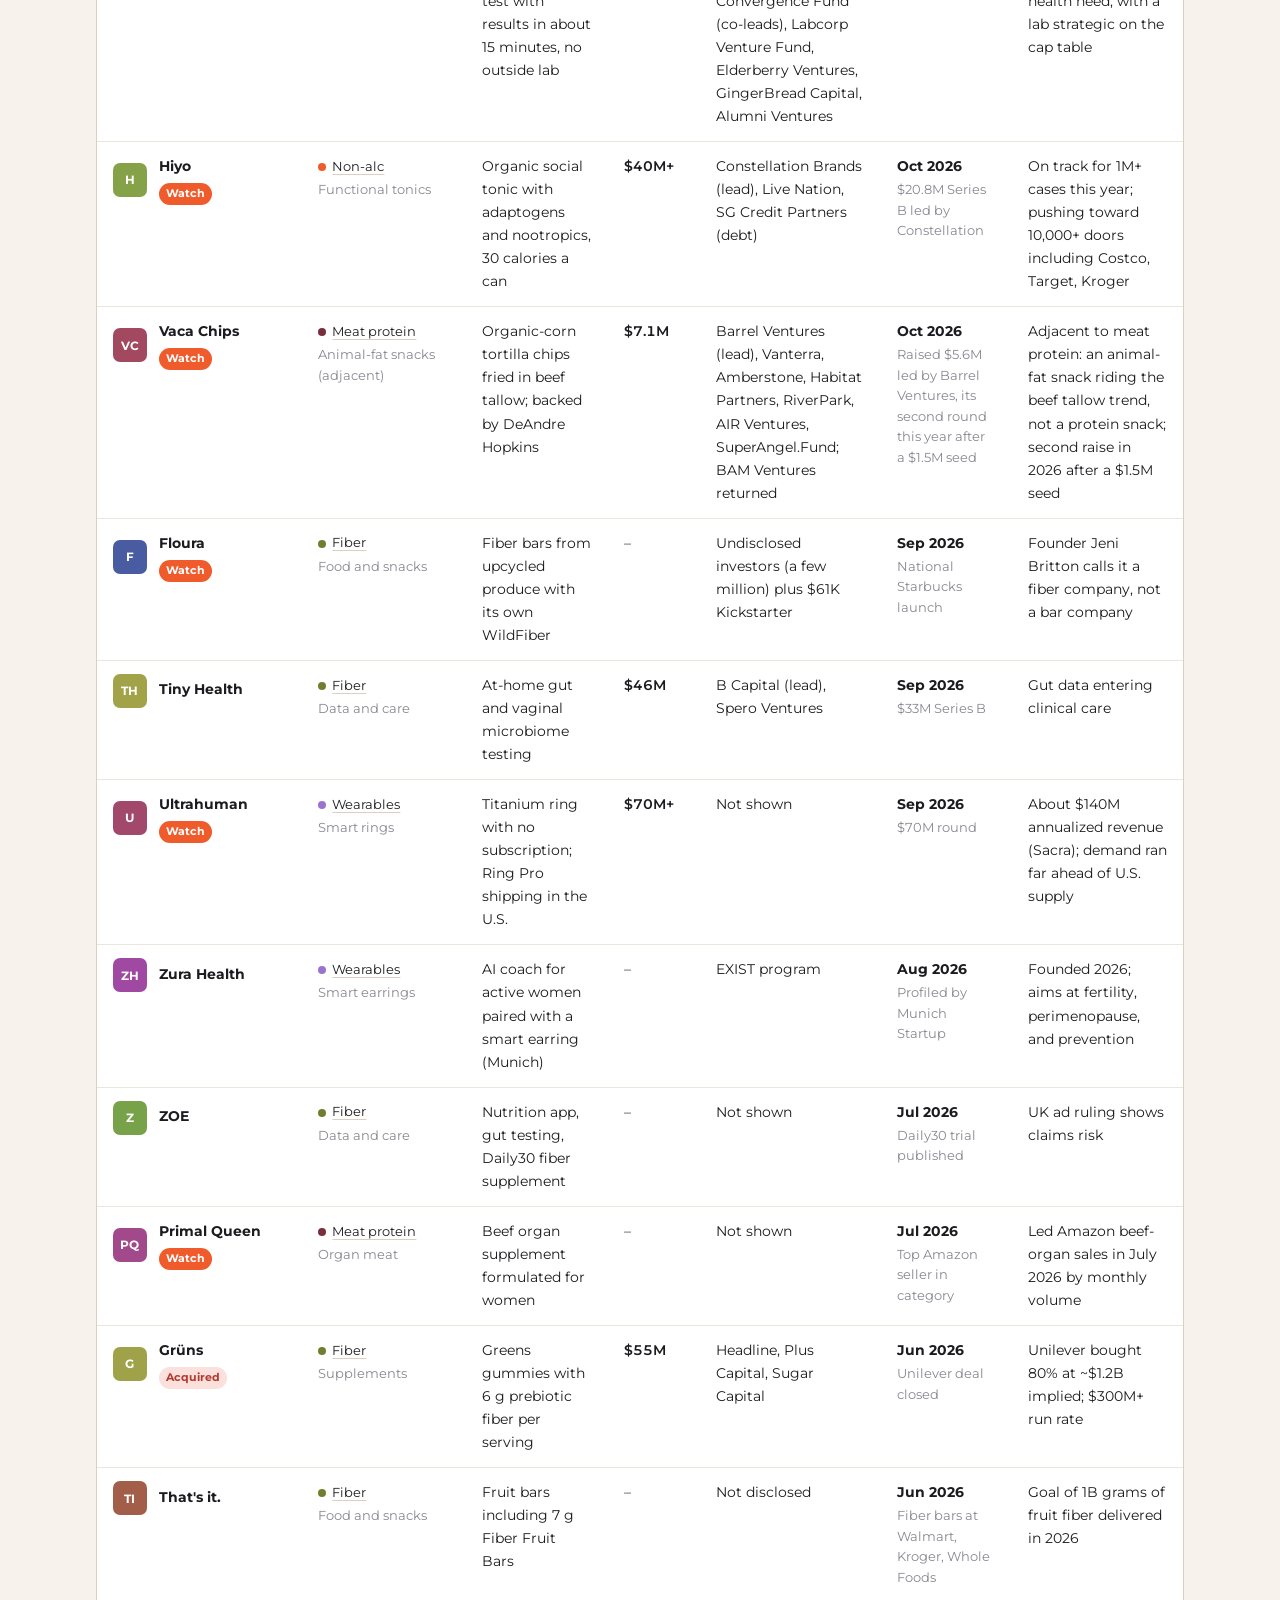
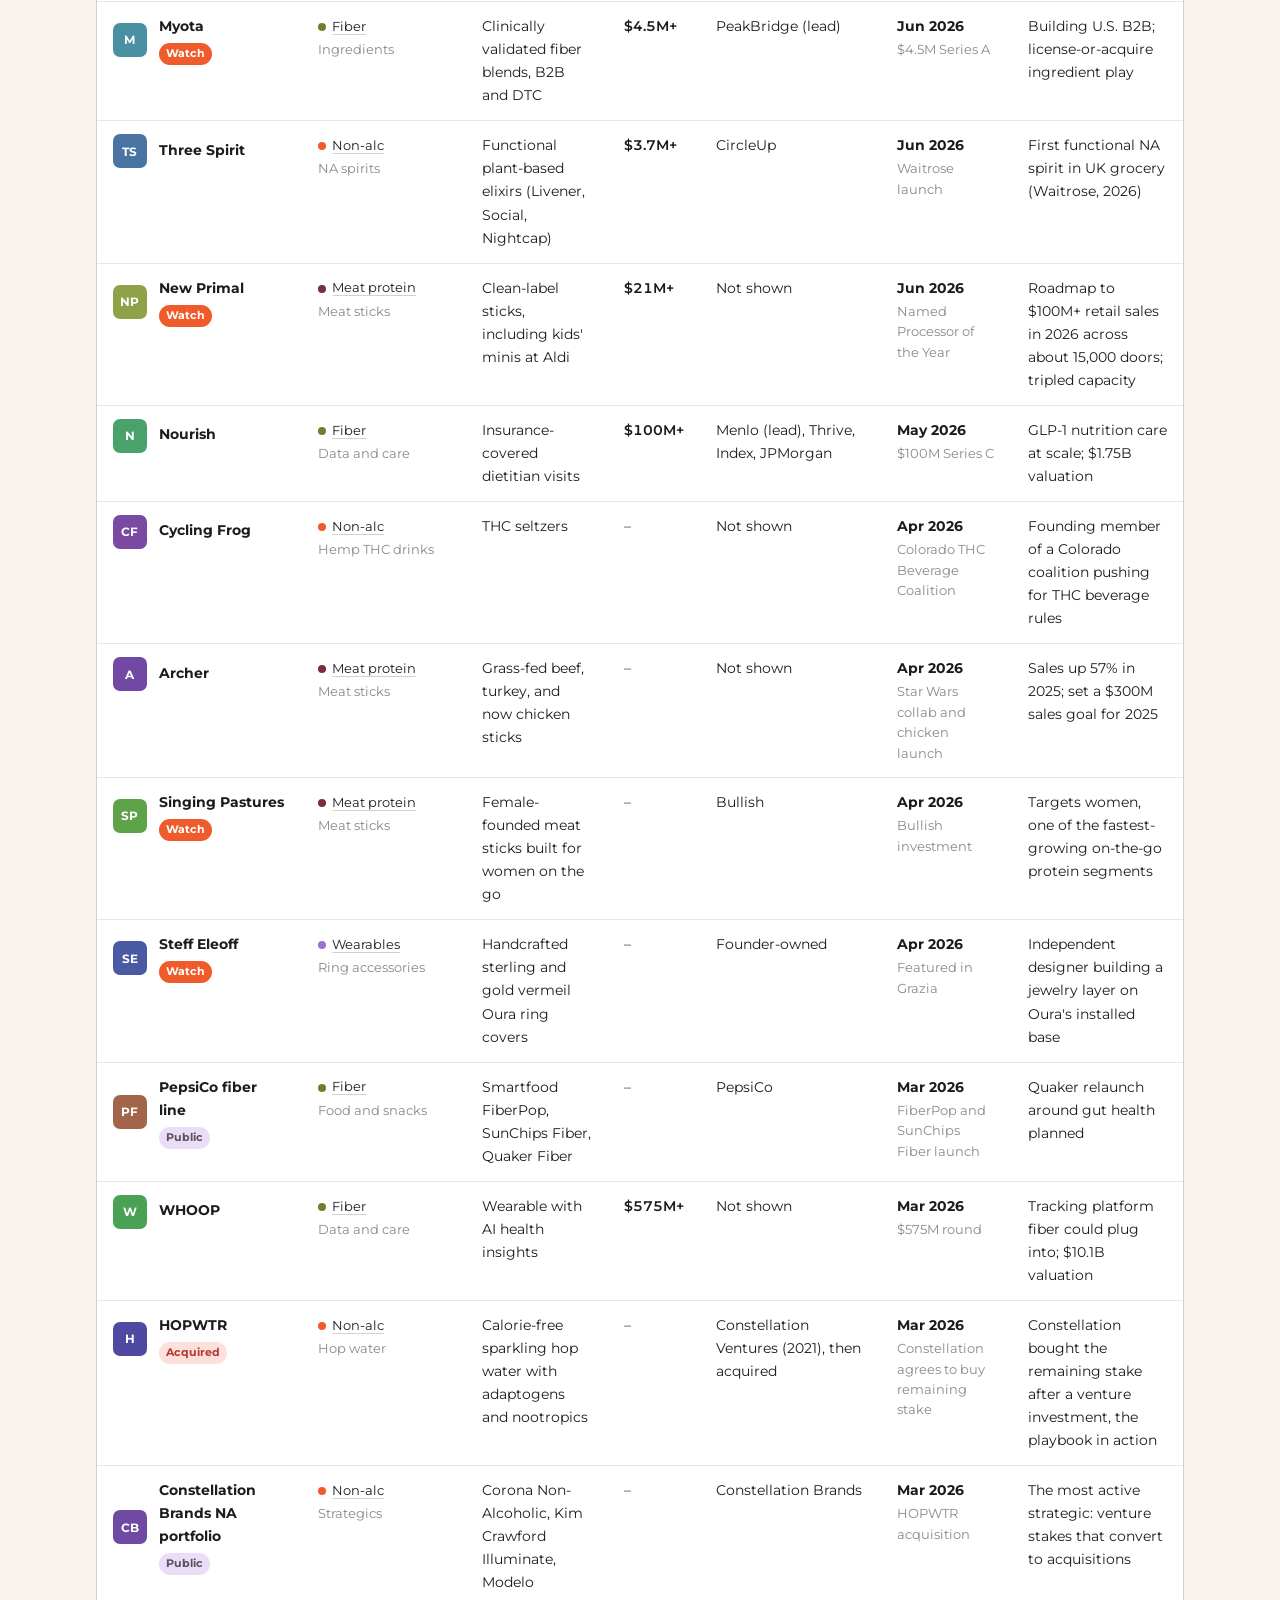
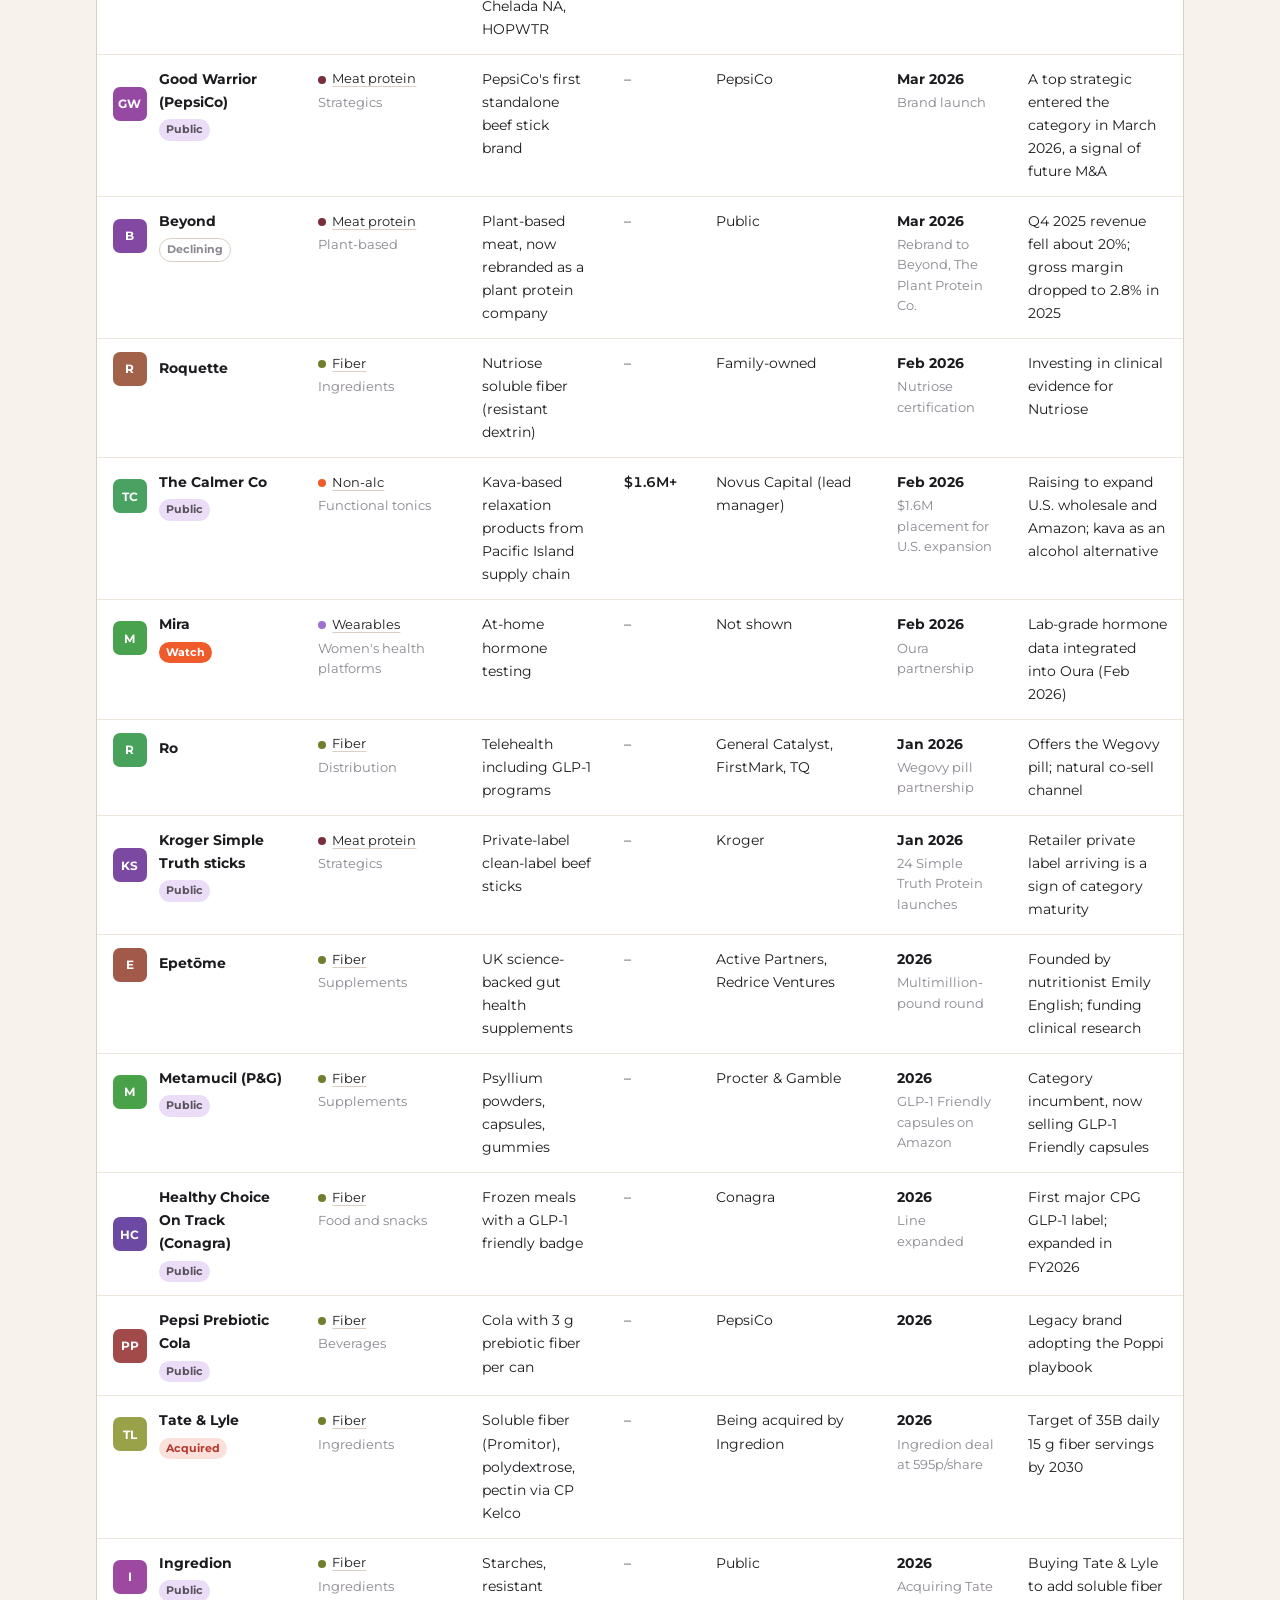
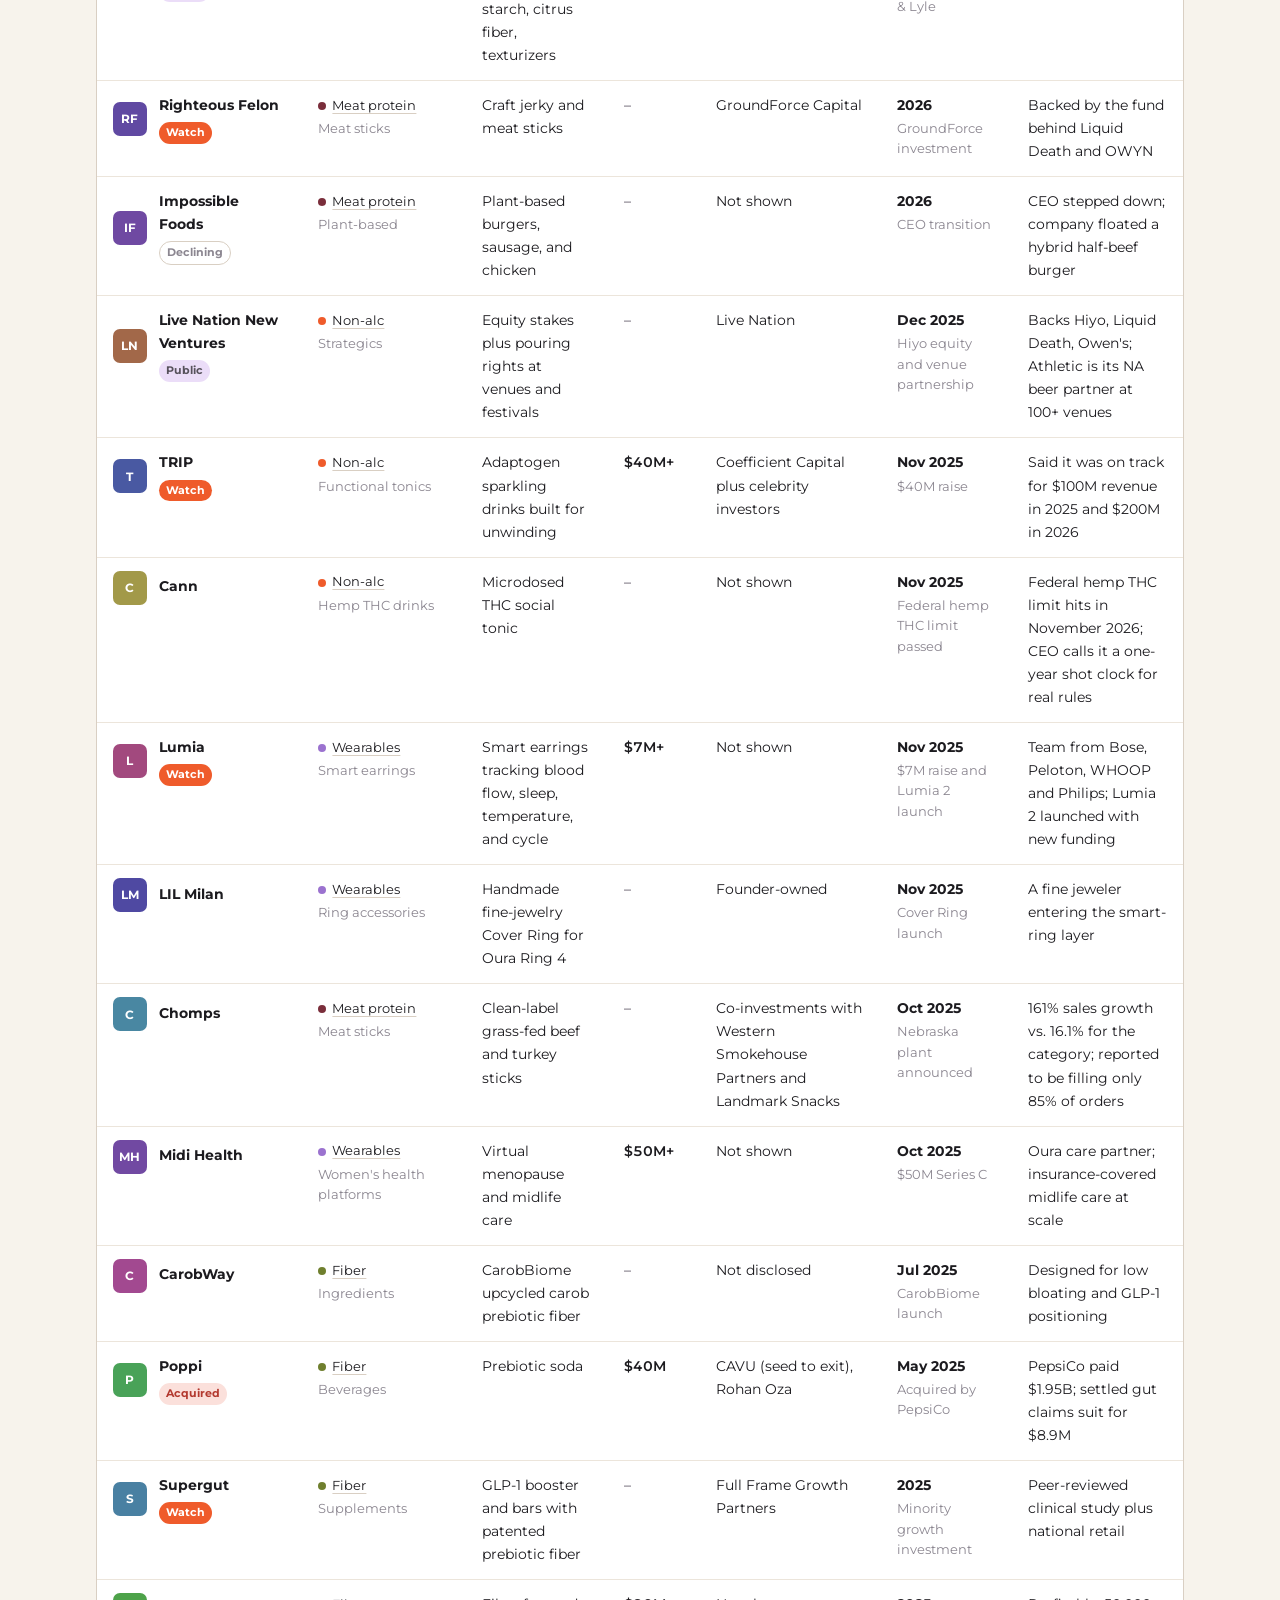
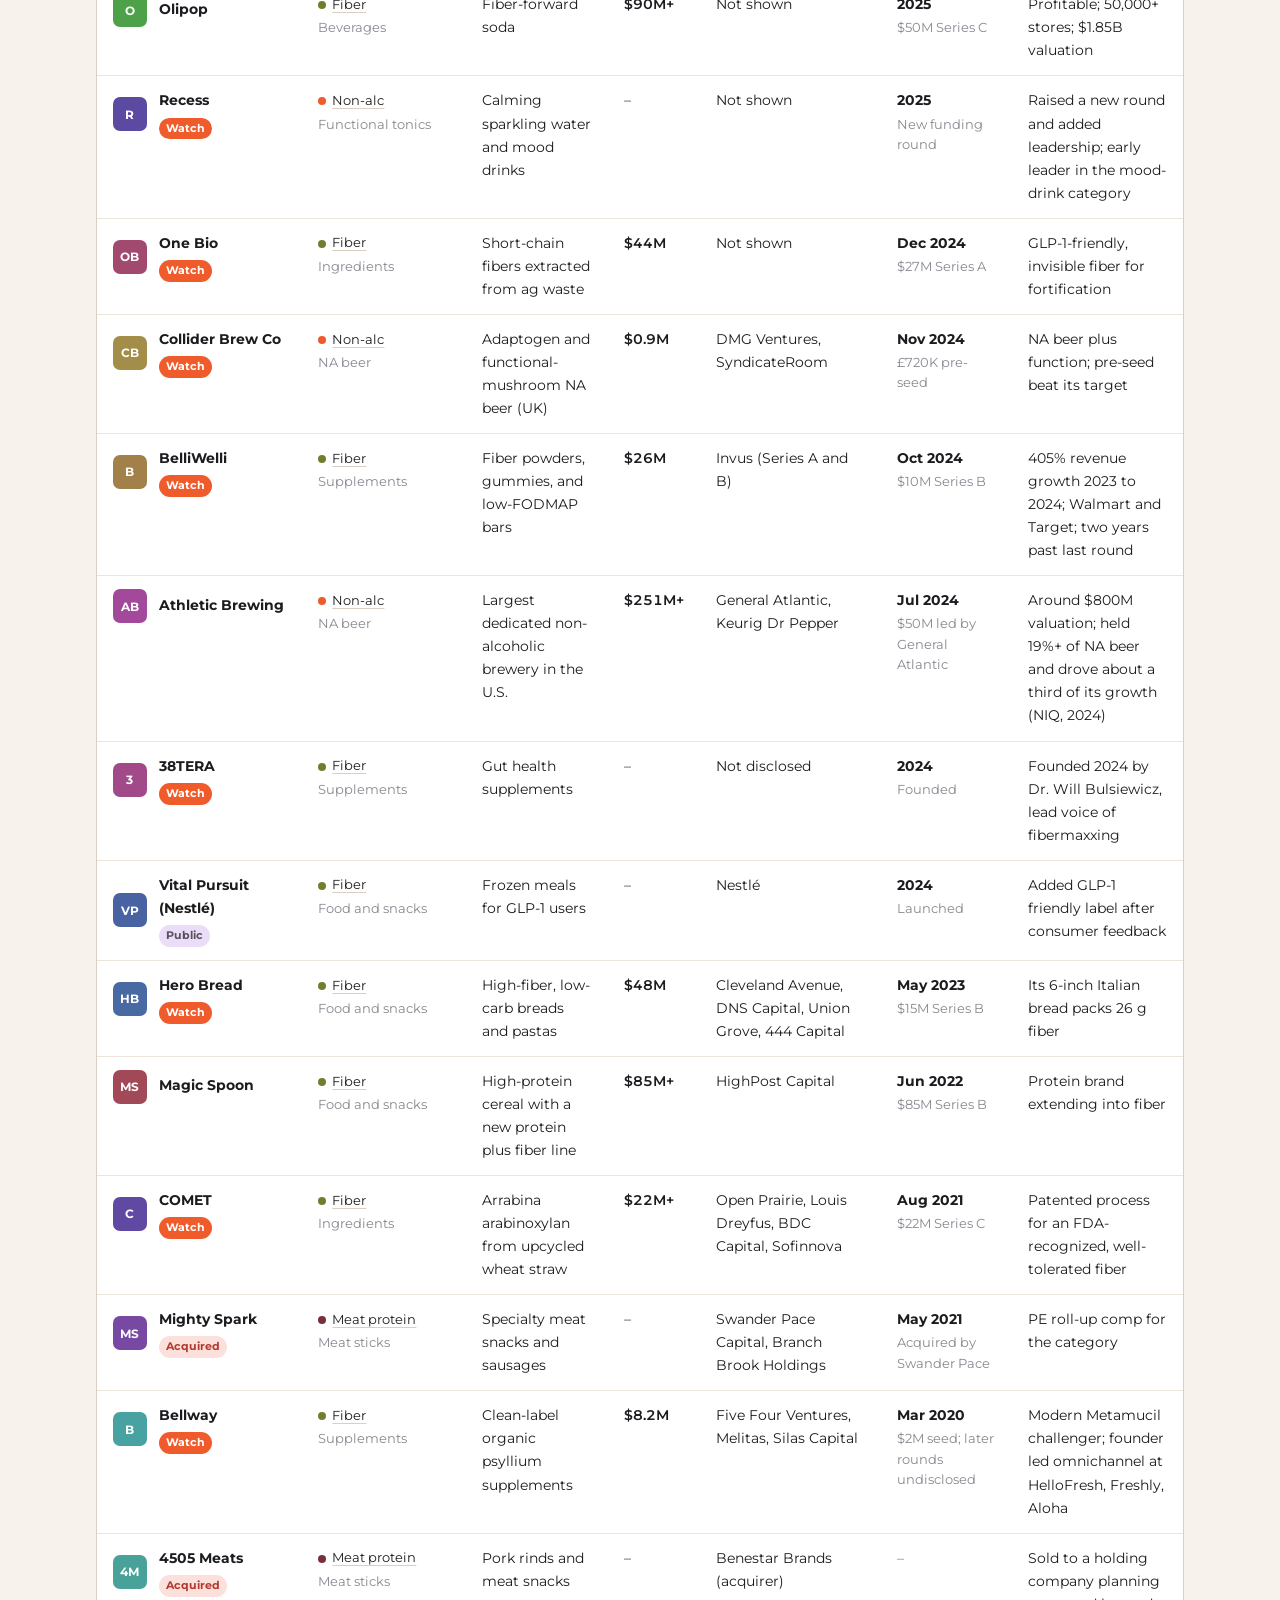
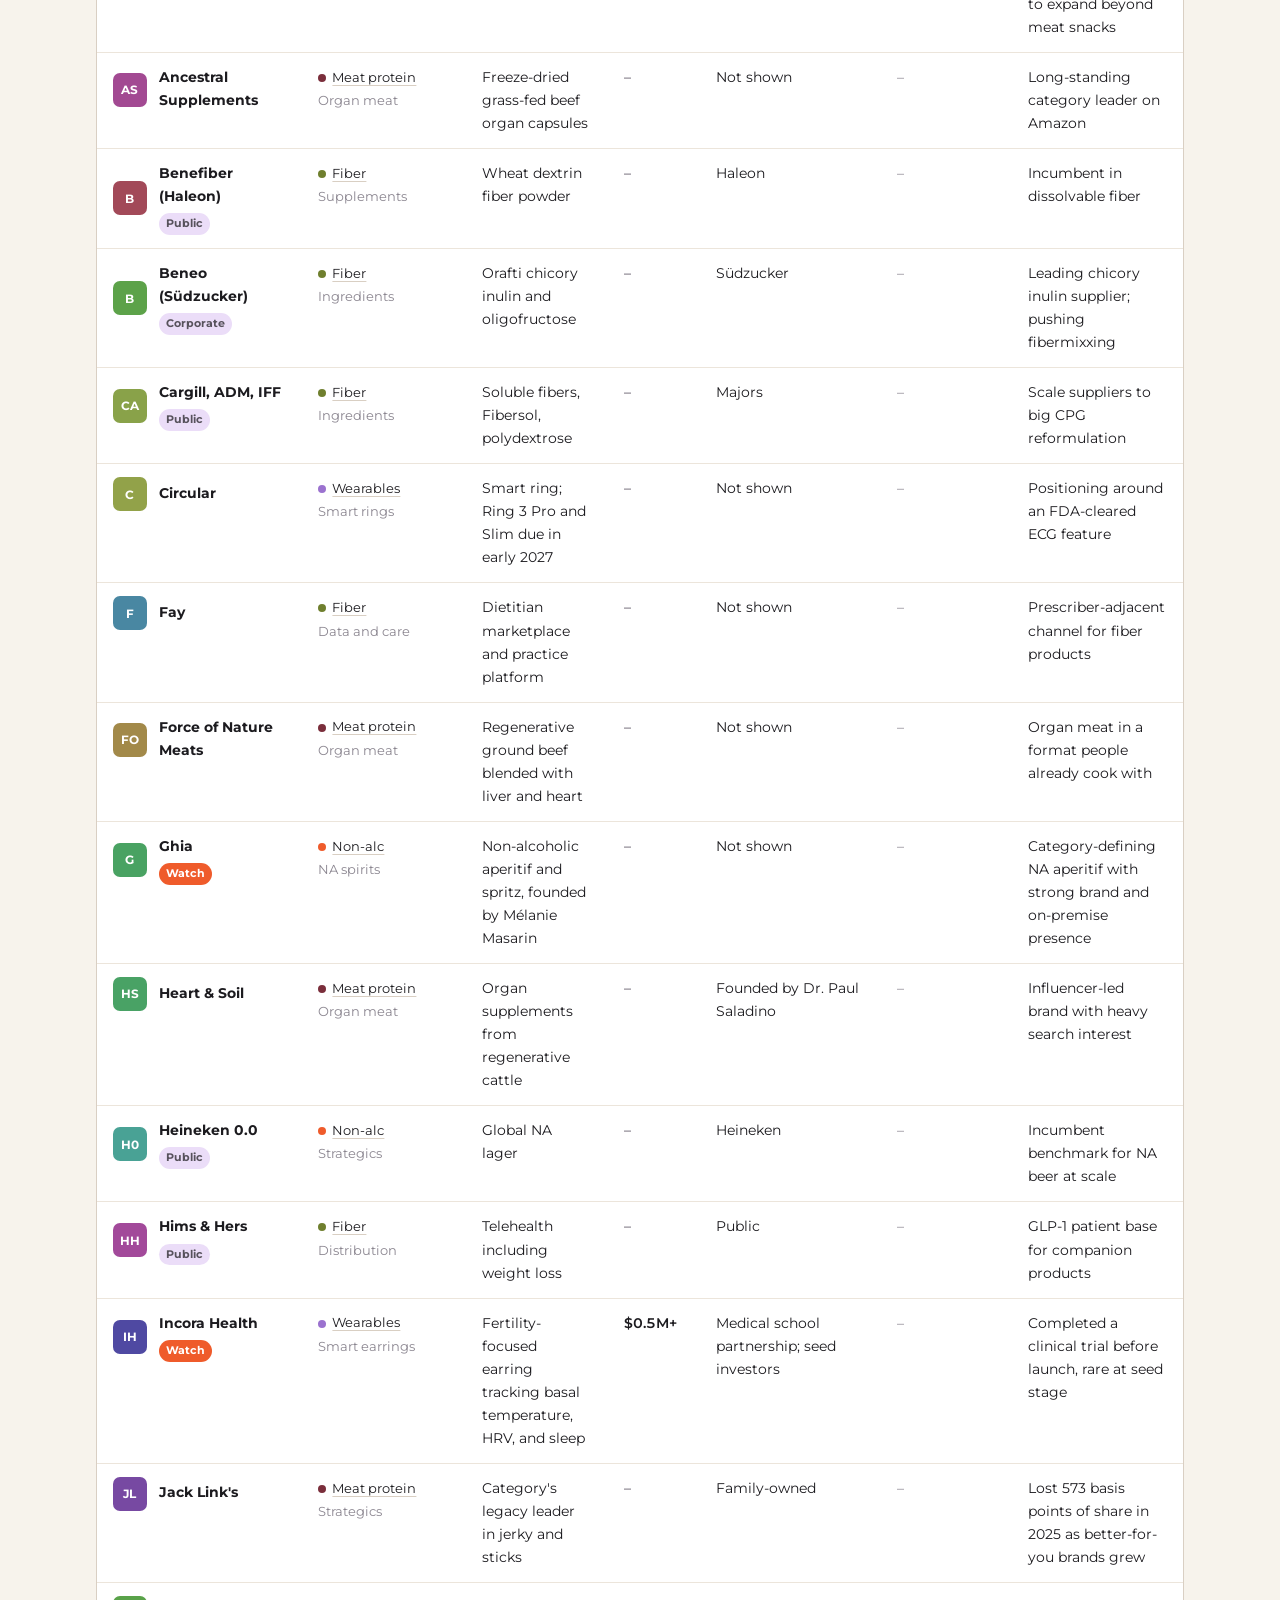
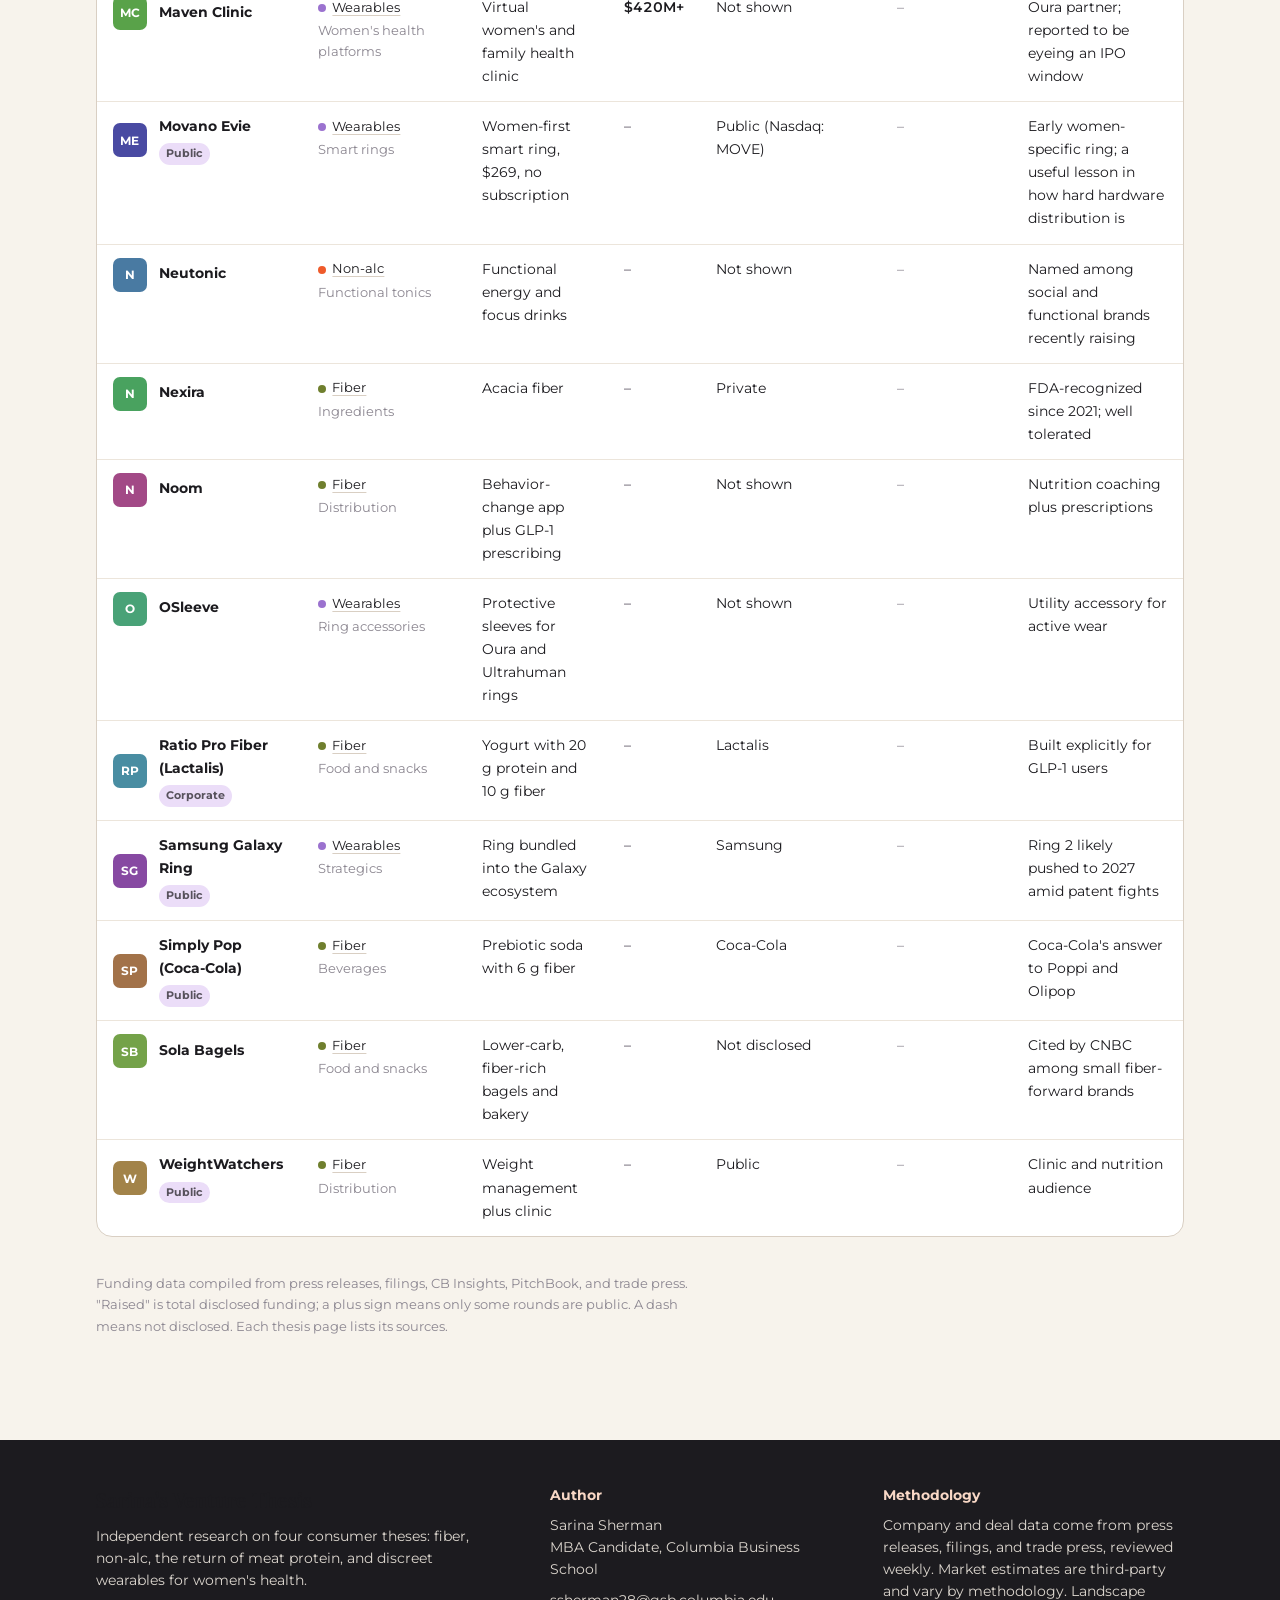
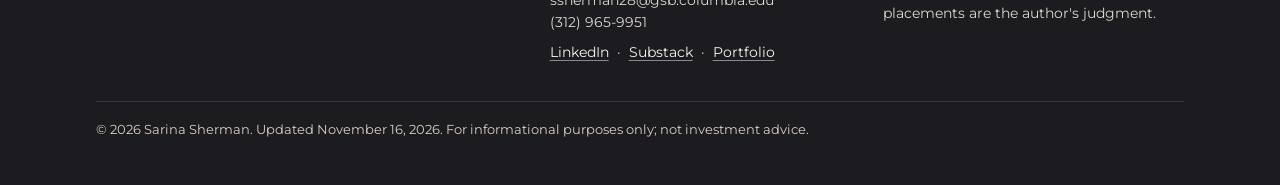
<file: docs/companies.html>
<!DOCTYPE html>
<html lang="en">
<head>
<meta charset="UTF-8">
<meta name="viewport" content="width=device-width, initial-scale=1, viewport-fit=cover">
<title>Company Database | Sarina&#x27;s Venture Thesis</title>
<meta name="description" content="Searchable database of companies across four consumer venture theses.">
<meta property="og:title" content="Company Database | Sarina&#x27;s Venture Thesis">
<meta property="og:description" content="Searchable database of companies across four consumer venture theses.">
<link rel="icon" href="data:image/svg+xml,%3Csvg xmlns='http://www.w3.org/2000/svg' viewBox='0 0 32 32'%3E%3Ccircle cx='16' cy='16' r='16' fill='%23EF5B2B'/%3E%3Ctext x='16' y='22' text-anchor='middle' font-family='Arial' font-weight='bold' font-size='17' fill='%23FBF8EF'%3ES%3C/text%3E%3C/svg%3E">
<link rel="preconnect" href="https://fonts.googleapis.com"><link rel="preconnect" href="https://fonts.gstatic.com" crossorigin><link href="https://fonts.googleapis.com/css2?family=DM+Serif+Display:ital@0;1&family=Montserrat:wght@400;500;600;700;800&display=swap" rel="stylesheet">
<link rel="stylesheet" href="assets/site.css">
</head>
<body>
<nav class="bar" aria-label="Site">
  <div class="wrap">
    <a class="brand" href="./"><span class="mark">S</span><b>Sarina's Venture Thesis</b></a>
    <ul class="nav"><li><a class="top" data-dd href="fiber.html"><i class="dot" style="background:#6F7F2E"></i>Fiber<i class="chev"></i></a><ul class="menu"><li><span class="mhead">Fiber thesis</span></li><li><a href="fiber.html#summary">The case in 60 seconds</a></li><li><a href="fiber.html#science">The science</a></li><li><a href="fiber.html#types">Fiber types</a></li><li><a href="fiber.html#rules">Regulation</a></li><li><a href="fiber.html#market">Market size</a></li><li><a href="fiber.html#outlook">Growth outlook</a></li><li><a href="fiber.html#deals">Deal flow</a></li><li><a href="fiber.html#landscape">Company landscape</a></li><li><a href="fiber.html#funds">Active investors</a></li><li><a href="fiber.html#strategics">Strategic activity</a></li><li><a href="fiber.html#voices">Notable voices</a></li><li><a href="fiber.html#thesis">Investment thesis</a></li><li><a href="fiber.html#risks">Key risks</a></li><li><a href="fiber.html#sources">Sources</a></li></ul></li><li><a class="top" data-dd href="non-alc.html"><i class="dot" style="background:#EF5B2B"></i>Non-Alc<i class="chev"></i></a><ul class="menu"><li><span class="mhead">Non-Alc thesis</span></li><li><a href="non-alc.html#summary">The case in 60 seconds</a></li><li><a href="non-alc.html#context">Why now</a></li><li><a href="non-alc.html#segments">Category map</a></li><li><a href="non-alc.html#rules">Regulation</a></li><li><a href="non-alc.html#outlook">Market and outlook</a></li><li><a href="non-alc.html#deals">Deal flow</a></li><li><a href="non-alc.html#landscape">Company landscape</a></li><li><a href="non-alc.html#funds">Active investors</a></li><li><a href="non-alc.html#strategics">Strategic activity</a></li><li><a href="non-alc.html#voices">Notable voices</a></li><li><a href="non-alc.html#thesis">Investment thesis</a></li><li><a href="non-alc.html#risks">Key risks</a></li><li><a href="non-alc.html#sources">Sources</a></li></ul></li><li><a class="top" data-dd href="meat-protein.html"><i class="dot" style="background:#7A2E3B"></i>Meat Protein<i class="chev"></i></a><ul class="menu"><li><span class="mhead">Meat Protein thesis</span></li><li><a href="meat-protein.html#summary">The case in 60 seconds</a></li><li><a href="meat-protein.html#context">Why now</a></li><li><a href="meat-protein.html#segments">Category map</a></li><li><a href="meat-protein.html#rules">Regulation</a></li><li><a href="meat-protein.html#outlook">Market and outlook</a></li><li><a href="meat-protein.html#deals">Deal flow</a></li><li><a href="meat-protein.html#landscape">Company landscape</a></li><li><a href="meat-protein.html#funds">Active investors</a></li><li><a href="meat-protein.html#strategics">Strategic activity</a></li><li><a href="meat-protein.html#voices">Notable voices</a></li><li><a href="meat-protein.html#thesis">Investment thesis</a></li><li><a href="meat-protein.html#risks">Key risks</a></li><li><a href="meat-protein.html#sources">Sources</a></li></ul></li><li><a class="top" data-dd href="wearables.html"><i class="dot" style="background:#9B72CF"></i>Wearables<i class="chev"></i></a><ul class="menu"><li><span class="mhead">Wearables thesis</span></li><li><a href="wearables.html#summary">The case in 60 seconds</a></li><li><a href="wearables.html#context">Why now</a></li><li><a href="wearables.html#segments">Category map</a></li><li><a href="wearables.html#rules">Regulation</a></li><li><a href="wearables.html#outlook">Market and outlook</a></li><li><a href="wearables.html#deals">Deal flow</a></li><li><a href="wearables.html#landscape">Company landscape</a></li><li><a href="wearables.html#funds">Active investors</a></li><li><a href="wearables.html#strategics">Strategic activity</a></li><li><a href="wearables.html#voices">Notable voices</a></li><li><a href="wearables.html#thesis">Investment thesis</a></li><li><a href="wearables.html#risks">Key risks</a></li><li><a href="wearables.html#sources">Sources</a></li></ul></li><li><a class="top dbtab" href="companies.html" aria-current="page"><svg viewBox="0 0 16 16" aria-hidden="true"><ellipse cx="8" cy="3.5" rx="6" ry="2.2" fill="none" stroke="currentColor" stroke-width="1.6"/><path d="M2 3.5v9c0 1.2 2.7 2.2 6 2.2s6-1 6-2.2v-9M2 8c0 1.2 2.7 2.2 6 2.2s6-1 6-2.2" fill="none" stroke="currentColor" stroke-width="1.6"/></svg>Company database<span class="cnt">89</span></a></li></ul>
    <a class="navcta" href="./#about">Contact</a>
    <button class="navtoggle" id="navToggle" aria-expanded="false" aria-controls="mpanel">Menu</button>
  </div>
  <div class="wrap mpanel" id="mpanel" hidden><a href="./">Home</a><details><summary><i class="dot" style="background:#6F7F2E"></i>Fiber</summary><a href="fiber.html">Overview</a><a href="fiber.html#summary">The case in 60 seconds</a><a href="fiber.html#science">The science</a><a href="fiber.html#types">Fiber types</a><a href="fiber.html#rules">Regulation</a><a href="fiber.html#market">Market size</a><a href="fiber.html#outlook">Growth outlook</a><a href="fiber.html#deals">Deal flow</a><a href="fiber.html#landscape">Company landscape</a><a href="fiber.html#funds">Active investors</a><a href="fiber.html#strategics">Strategic activity</a><a href="fiber.html#voices">Notable voices</a><a href="fiber.html#thesis">Investment thesis</a><a href="fiber.html#risks">Key risks</a><a href="fiber.html#sources">Sources</a></details><details><summary><i class="dot" style="background:#EF5B2B"></i>Non-Alc</summary><a href="non-alc.html">Overview</a><a href="non-alc.html#summary">The case in 60 seconds</a><a href="non-alc.html#context">Why now</a><a href="non-alc.html#segments">Category map</a><a href="non-alc.html#rules">Regulation</a><a href="non-alc.html#outlook">Market and outlook</a><a href="non-alc.html#deals">Deal flow</a><a href="non-alc.html#landscape">Company landscape</a><a href="non-alc.html#funds">Active investors</a><a href="non-alc.html#strategics">Strategic activity</a><a href="non-alc.html#voices">Notable voices</a><a href="non-alc.html#thesis">Investment thesis</a><a href="non-alc.html#risks">Key risks</a><a href="non-alc.html#sources">Sources</a></details><details><summary><i class="dot" style="background:#7A2E3B"></i>Meat Protein</summary><a href="meat-protein.html">Overview</a><a href="meat-protein.html#summary">The case in 60 seconds</a><a href="meat-protein.html#context">Why now</a><a href="meat-protein.html#segments">Category map</a><a href="meat-protein.html#rules">Regulation</a><a href="meat-protein.html#outlook">Market and outlook</a><a href="meat-protein.html#deals">Deal flow</a><a href="meat-protein.html#landscape">Company landscape</a><a href="meat-protein.html#funds">Active investors</a><a href="meat-protein.html#strategics">Strategic activity</a><a href="meat-protein.html#voices">Notable voices</a><a href="meat-protein.html#thesis">Investment thesis</a><a href="meat-protein.html#risks">Key risks</a><a href="meat-protein.html#sources">Sources</a></details><details><summary><i class="dot" style="background:#9B72CF"></i>Wearables</summary><a href="wearables.html">Overview</a><a href="wearables.html#summary">The case in 60 seconds</a><a href="wearables.html#context">Why now</a><a href="wearables.html#segments">Category map</a><a href="wearables.html#rules">Regulation</a><a href="wearables.html#outlook">Market and outlook</a><a href="wearables.html#deals">Deal flow</a><a href="wearables.html#landscape">Company landscape</a><a href="wearables.html#funds">Active investors</a><a href="wearables.html#strategics">Strategic activity</a><a href="wearables.html#voices">Notable voices</a><a href="wearables.html#thesis">Investment thesis</a><a href="wearables.html#risks">Key risks</a><a href="wearables.html#sources">Sources</a></details><a class="mdb" href="companies.html">Company database (89 companies)</a><a href="./#about">Contact</a></div>
</nav>
<main id="top">
<div class="wrap">
<header class="hero dbhero" style="grid-template-columns:1fr">
  <div>
    <span class="eyebrow"><i></i>Across all four theses</span>
    <h1>Company <em>database</em></h1>
    <p class="sub">Brands, ingredient makers, platforms, and strategics across fiber, non-alc, meat protein, and wearables. Companies tagged Watch are ones I think are worth tracking for a near-term raise or exit.</p>
    <p class="meta"><span>89 companies: 40 fiber &middot; 15 non-alc &middot; 19 meat protein &middot; 15 wearables</span><span class="sep"></span><span>Updated November 16, 2026</span></p>
  </div>
</header>
</div>
<section id="database" style="padding-top:8px;border-top:none">
<div class="wrap">
  <div class="controls" role="group" aria-label="Filter by thesis"><button class="flt" data-g="th" data-f="all" aria-pressed="true">All theses</button><button class="flt" data-g="th" data-f="fiber" aria-pressed="false"><i class="dot" style="background:#6F7F2E"></i>Fiber</button><button class="flt" data-g="th" data-f="nonalc" aria-pressed="false"><i class="dot" style="background:#EF5B2B"></i>Non-Alc</button><button class="flt" data-g="th" data-f="meat" aria-pressed="false"><i class="dot" style="background:#7A2E3B"></i>Meat Protein</button><button class="flt" data-g="th" data-f="wear" aria-pressed="false"><i class="dot" style="background:#9B72CF"></i>Wearables</button><button class="flt" data-g="th" data-f="watch" aria-pressed="false">Watch list</button></div>
  <div class="controls">
    <label for="q" class="sr">Search companies</label>
    <input id="q" type="search" placeholder="Search by company, investor, or keyword">
    <label class="sel" for="cat"><span>Category</span><select id="cat"><option value="all">Any category</option></select></label>
    <label class="sel" for="sort"><span>Sort by</span><select id="sort"><option value="latest:desc">Most recent news</option><option value="raisedM:desc">Most capital raised</option><option value="name:asc">Company, A to Z</option><option value="category:asc">Category</option><option value="status:asc">Status</option></select></label>
    <label class="sel" for="status"><span>Status</span><select id="status"><option value="all">Any status</option><option value="Private">Private</option><option value="Acquired">Acquired or being acquired</option><option value="Public">Public</option><option value="Corporate">Corporate division</option><option value="Declining">Declining</option></select></label>
    <label class="sel" for="cap"><span>Capital raised</span><select id="cap"><option value="all">Any amount</option><option value="u10">Under $10M</option><option value="10-50">$10M to $50M</option><option value="o50">Over $50M</option><option value="none">Not disclosed</option></select></label>
    <button class="reset" id="reset">Clear filters</button>
    <span class="count" id="count" aria-live="polite"></span>
  </div>
  <div class="exportbar" role="group" aria-label="Export the database">
    <strong>Export</strong>
    <button class="xbtn" id="xView" type="button">Download current view (CSV)</button>
    <button class="xbtn alt" id="xAll" type="button">Download all 89 (CSV)</button>
    <button class="xbtn alt" id="xCopy" type="button">Copy for Sheets or Excel</button>
    <span class="xmsg" id="xmsg" aria-live="polite">Exports respect your filters, search, and sort.</span>
  </div>
  <div class="tbl">
    <table id="dbTbl" style="min-width:1040px">
      <thead><tr><th><button class="sorth" data-k="name">Company</button></th><th><button class="sorth" data-k="category">Thesis and category</button></th><th>What they do</th><th><button class="sorth" data-k="raisedM">Raised</button></th><th>Key investors</th><th><button class="sorth" data-k="latest">Latest news</button></th><th>Why it matters</th></tr></thead>
      <tbody></tbody>
    </table>
  </div>
  <p class="note mt">Funding data compiled from press releases, filings, CB Insights, PitchBook, and trade press. "Raised" is total disclosed funding; a plus sign means only some rounds are public. A dash means not disclosed. Each thesis page lists its sources.</p>
</div>
</section>

</main>
<footer><div class="wrap">
  <div class="fgrid">
    <div><b>Sarina's Venture Thesis</b><p>Independent research on four consumer theses: fiber, non-alc, the return of meat protein, and discreet wearables for women's health.</p></div>
    <div><p><strong style="color:#F9D8C6">Author</strong></p><p>Sarina Sherman<br>MBA Candidate, Columbia Business School</p><p>ssherman28@gsb.columbia.edu<br>(312) 965-9951</p><p><a href="https://www.linkedin.com/in/sarina-sherman/" target="_blank" rel="noopener">LinkedIn</a> &nbsp;&middot;&nbsp; <a href="https://substack.com/@sarinasherman" target="_blank" rel="noopener">Substack</a> &nbsp;&middot;&nbsp; <a href="https://sarina-sherman-6.github.io/CBS-MBA-AI-Portfolio/" target="_blank" rel="noopener">Portfolio</a></p></div>
    <div><p><strong style="color:#F9D8C6">Methodology</strong></p><p>Company and deal data come from press releases, filings, and trade press, reviewed weekly. Market estimates are third-party and vary by methodology. Landscape placements are the author's judgment.</p></div>
  </div>
  <div class="fine">&copy; 2026 Sarina Sherman. Updated November 16, 2026. For informational purposes only; not investment advice.</div>
</div></footer>
<script src="assets/companies.js"></script><script>window.CHARTS=[];</script><script src="assets/site.js"></script>
</body>
</html>
</file>
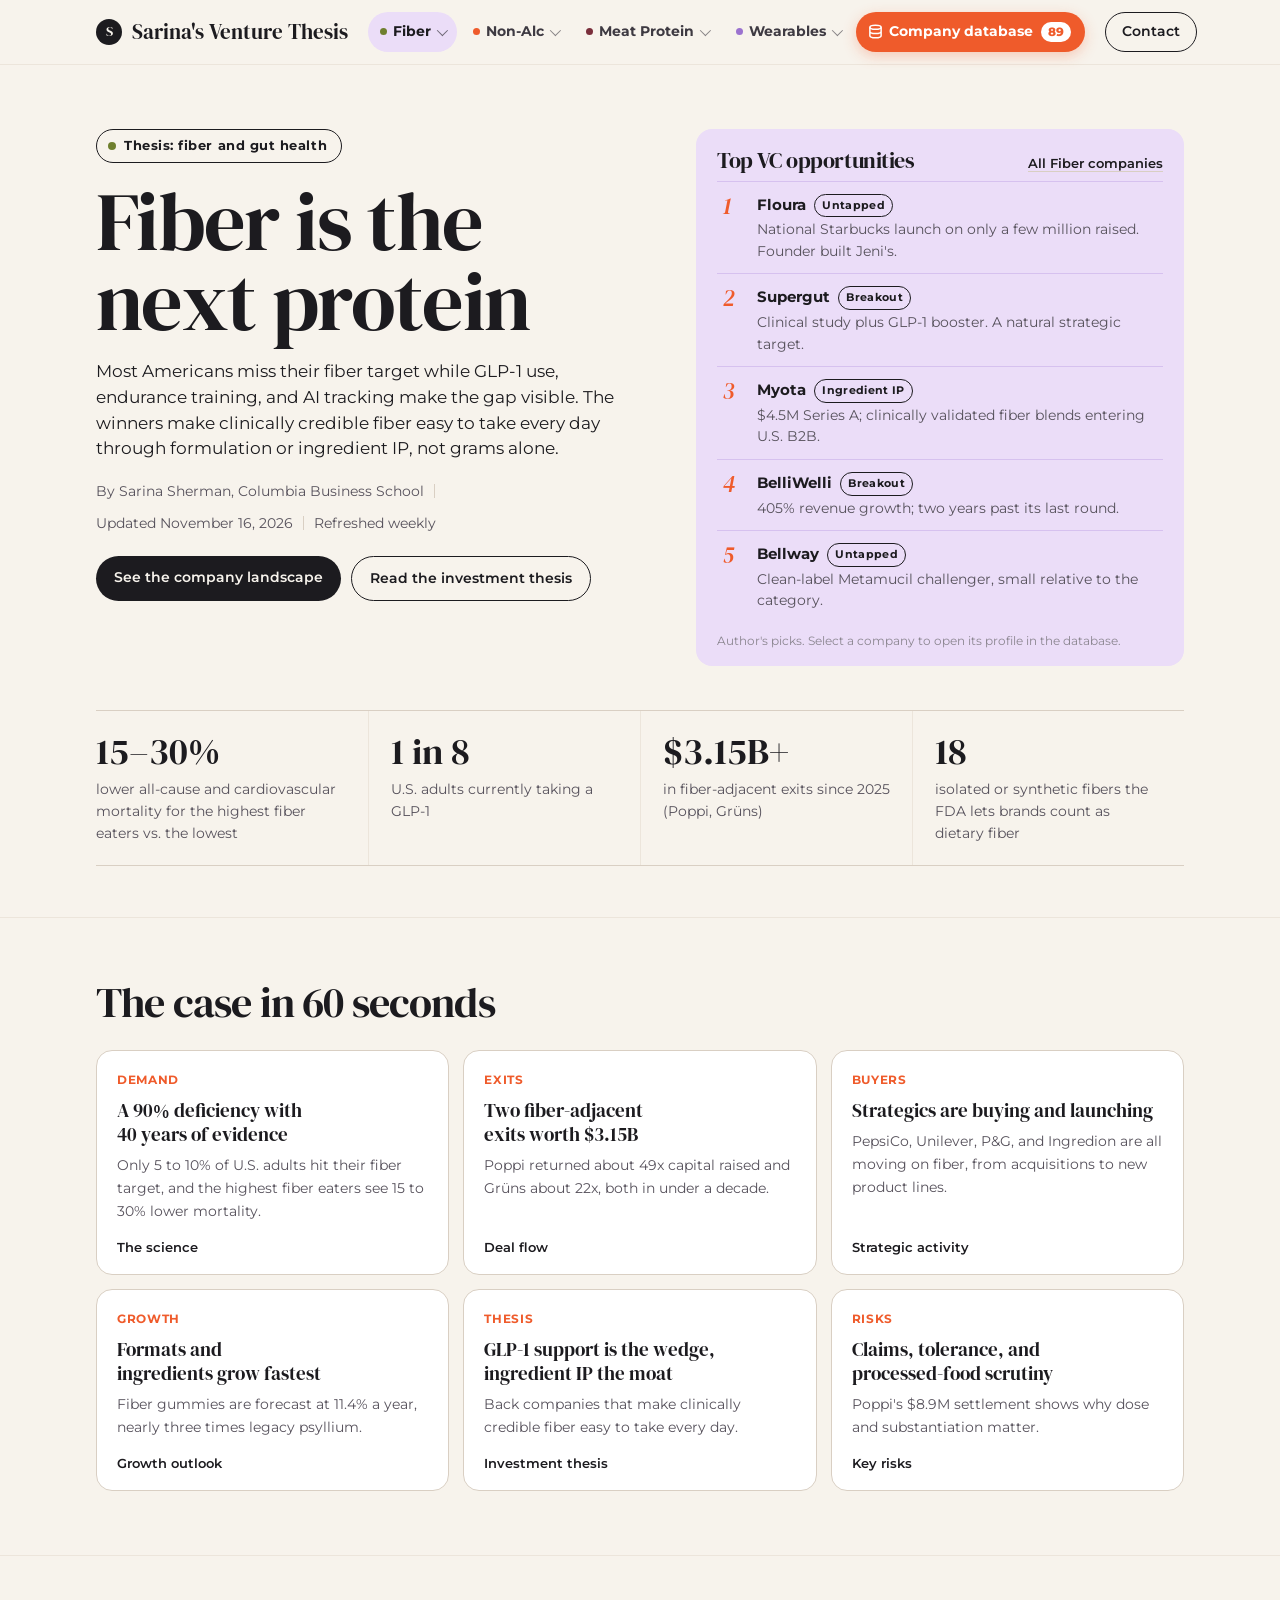
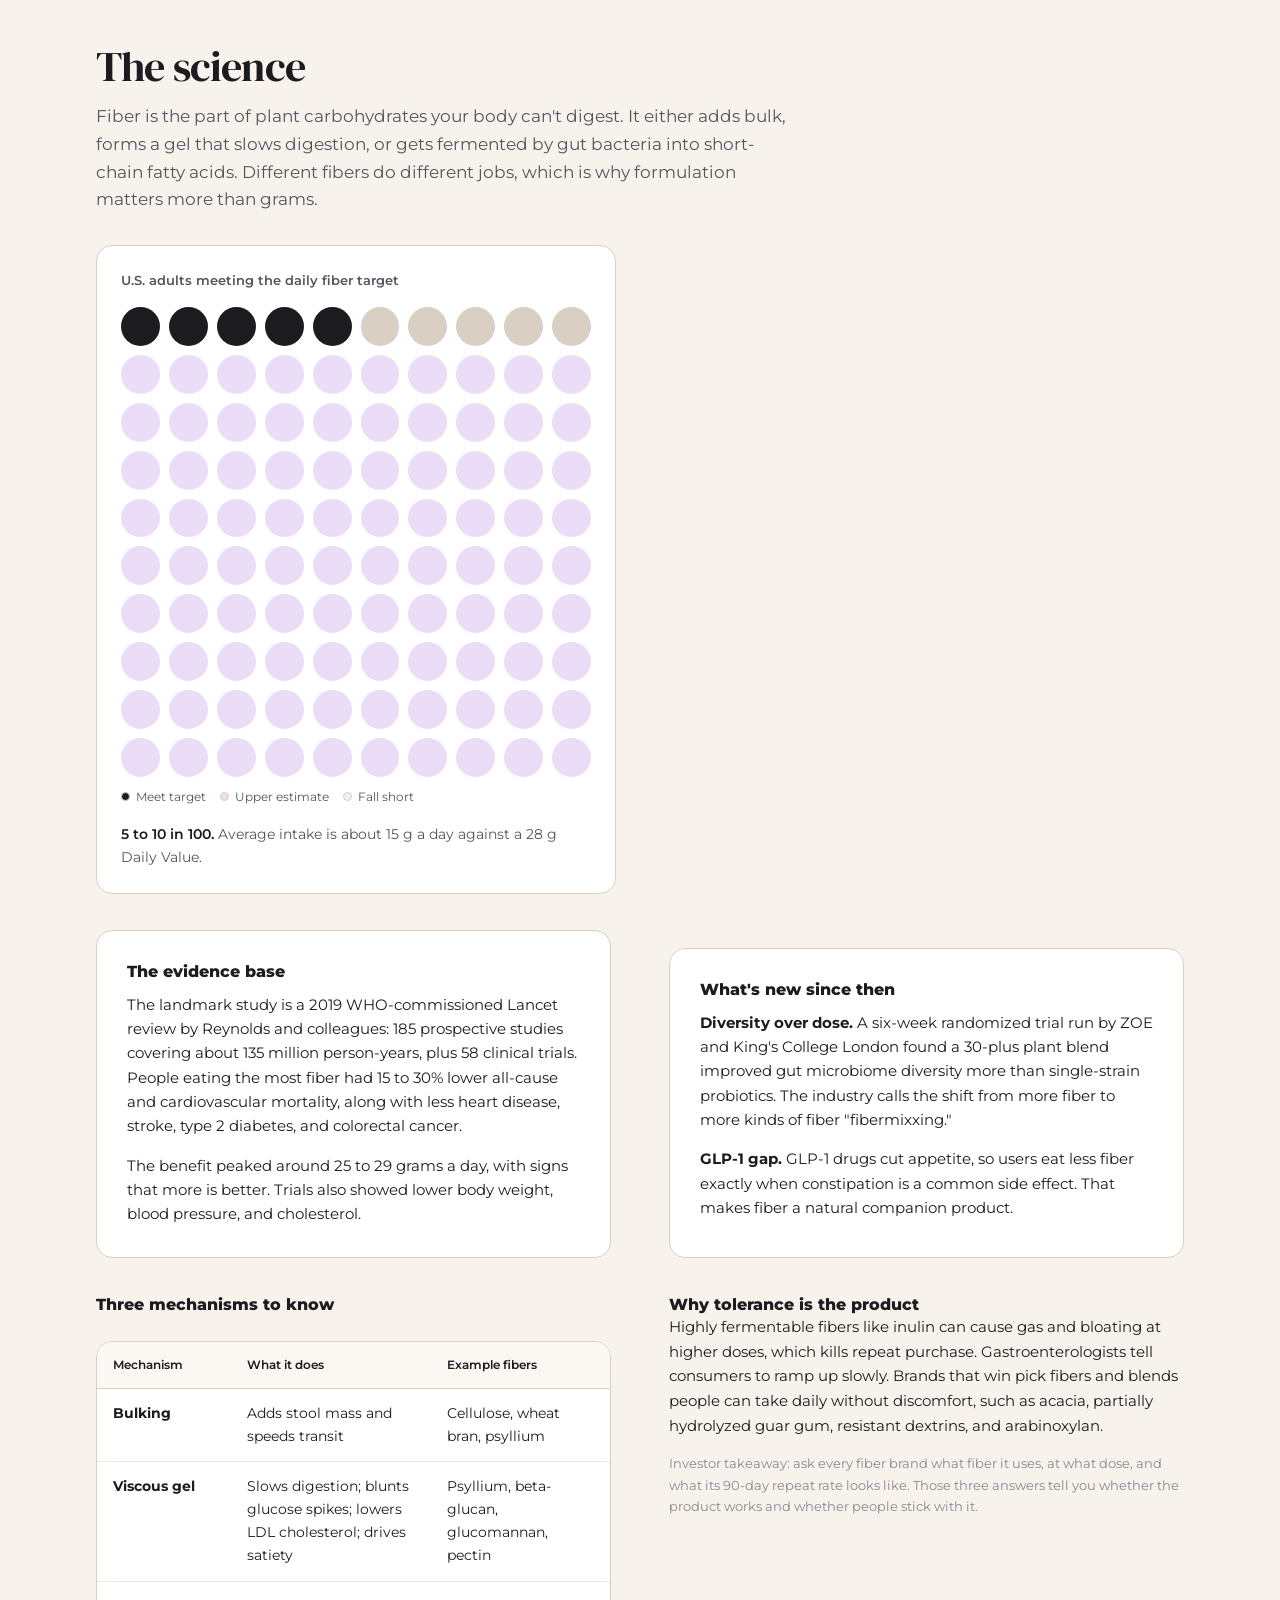
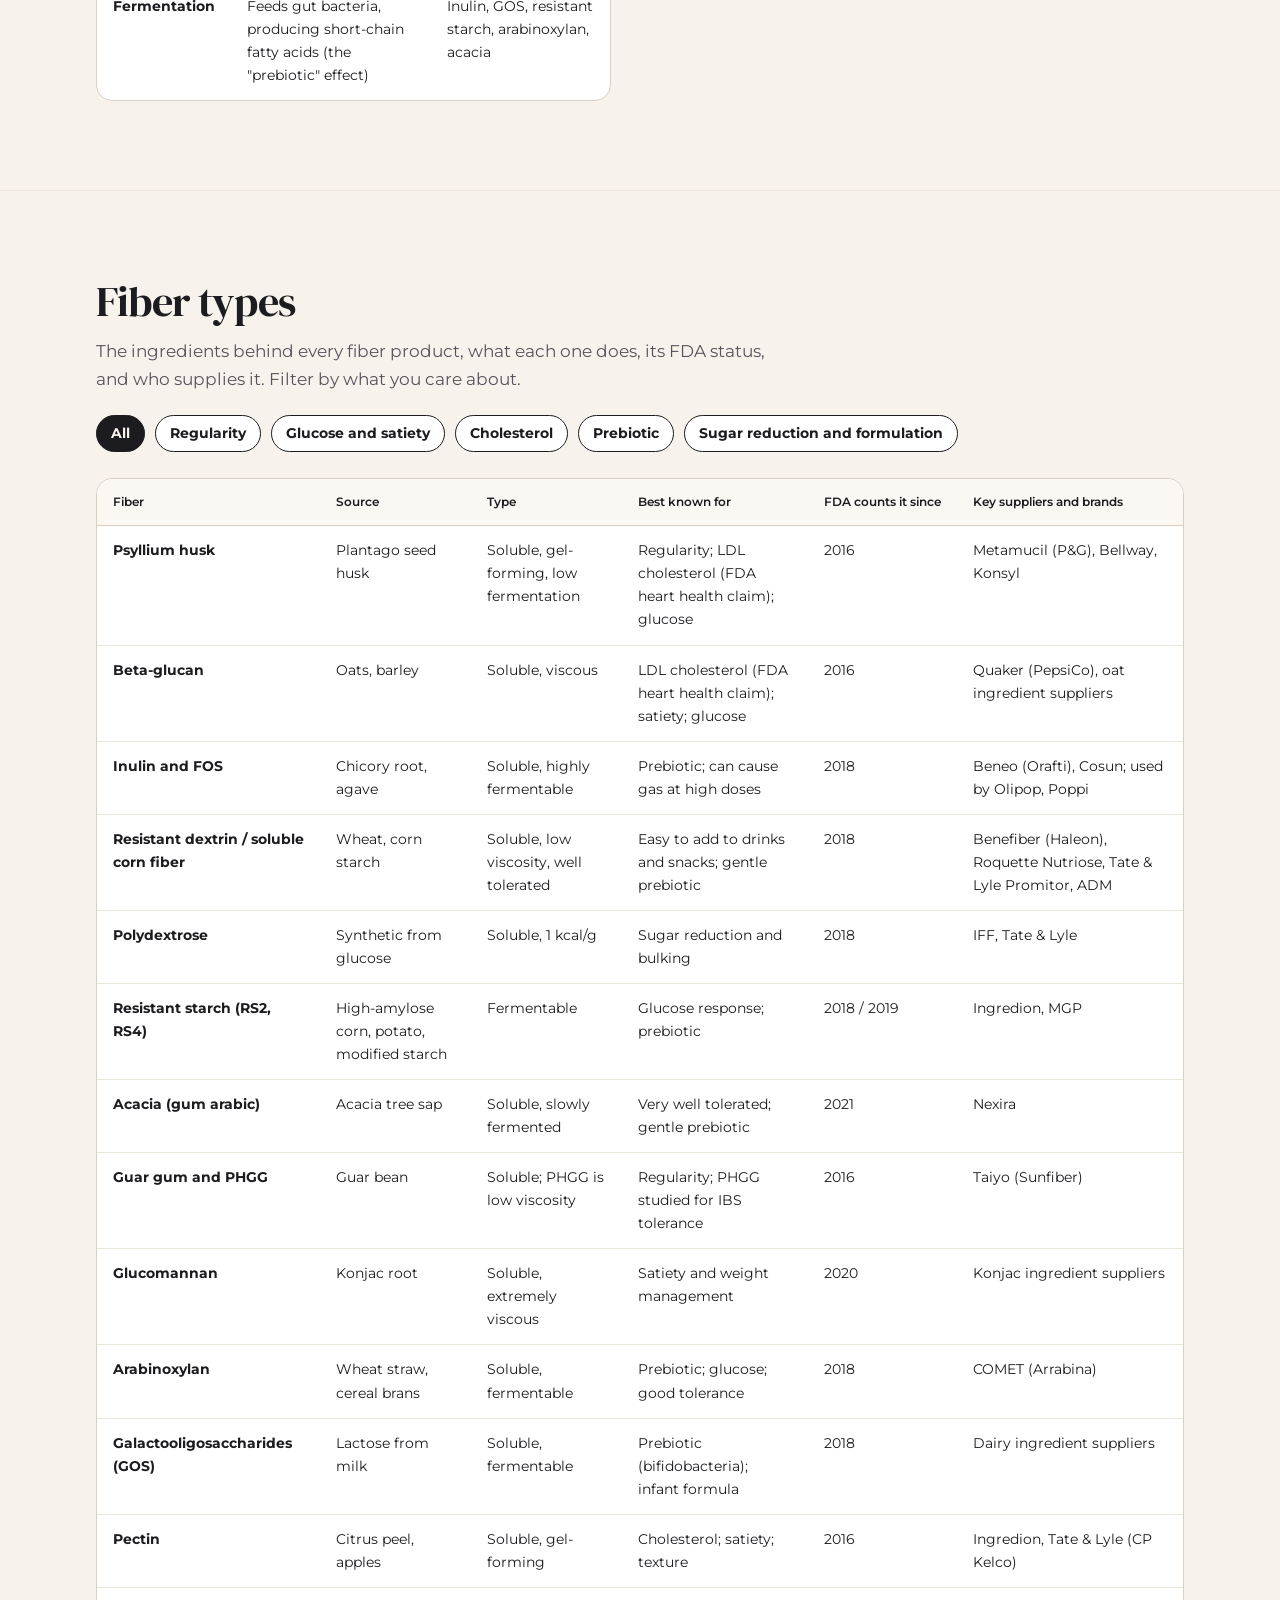
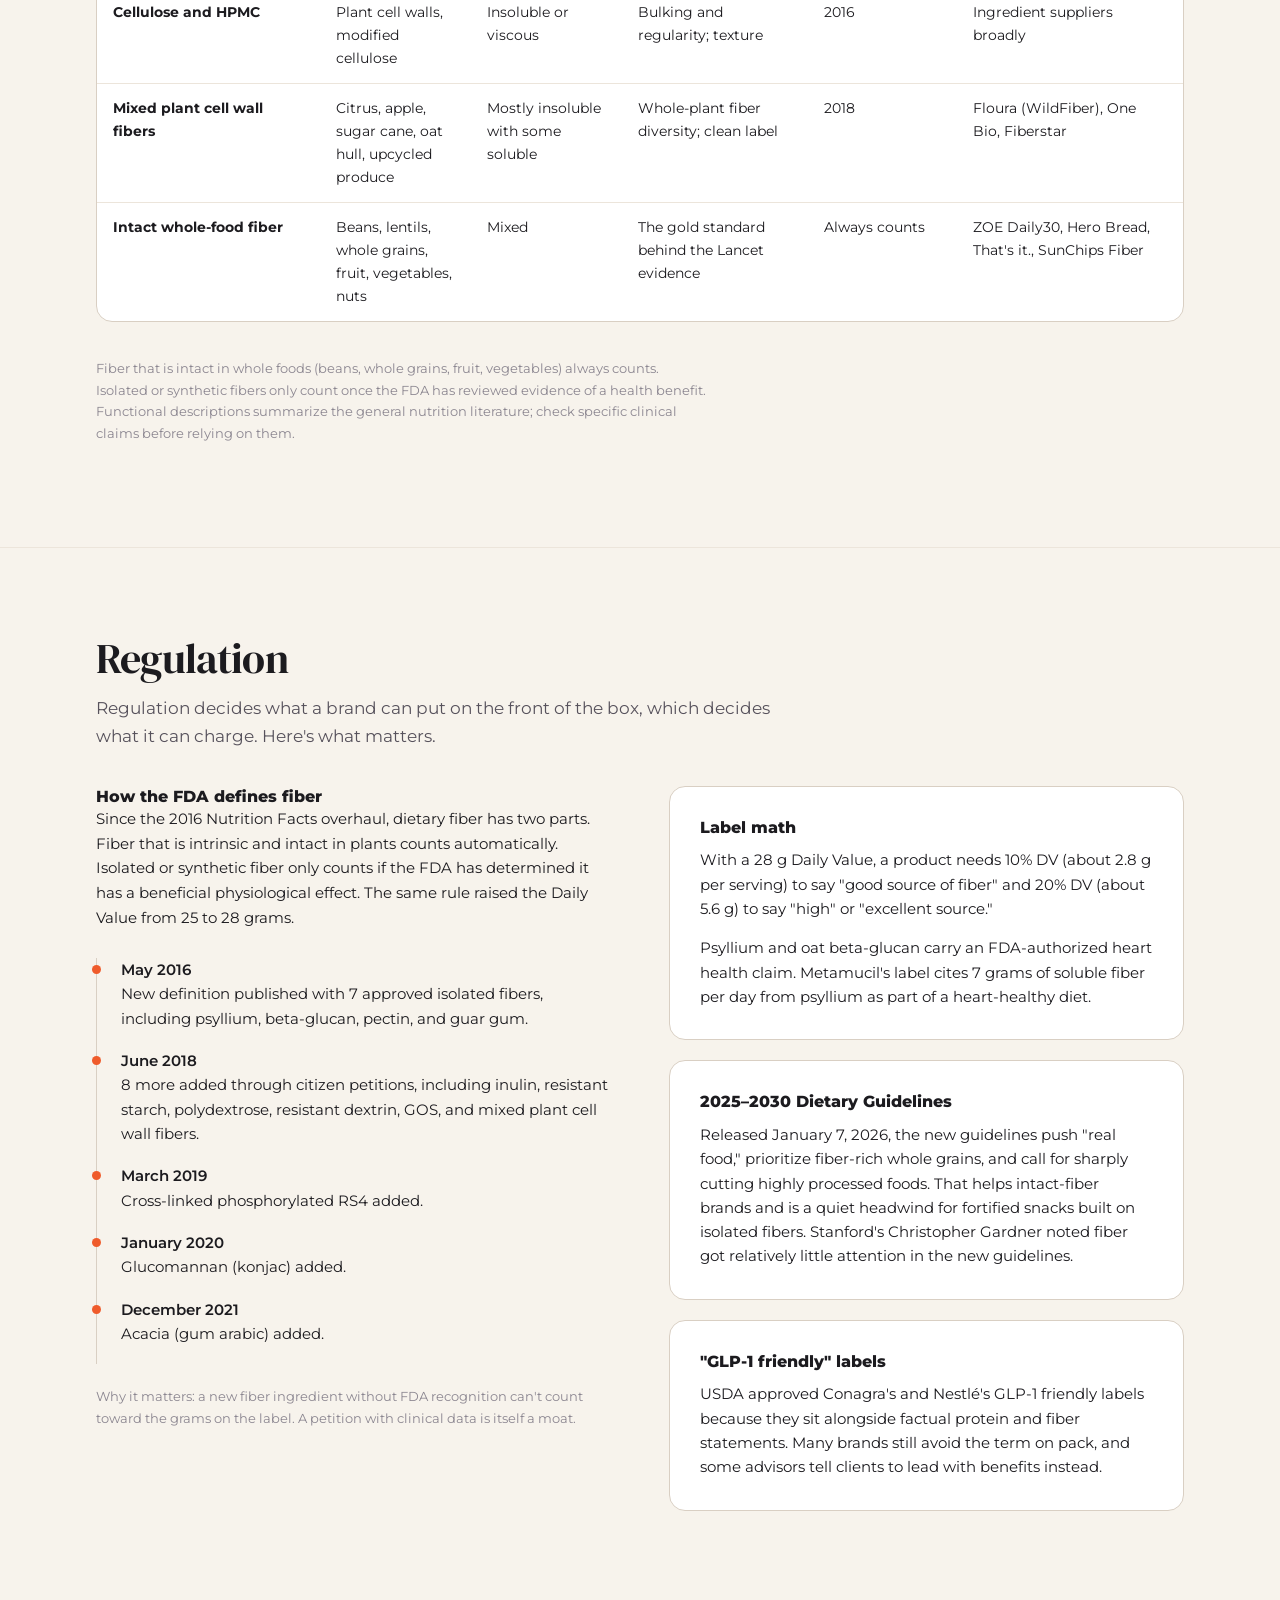
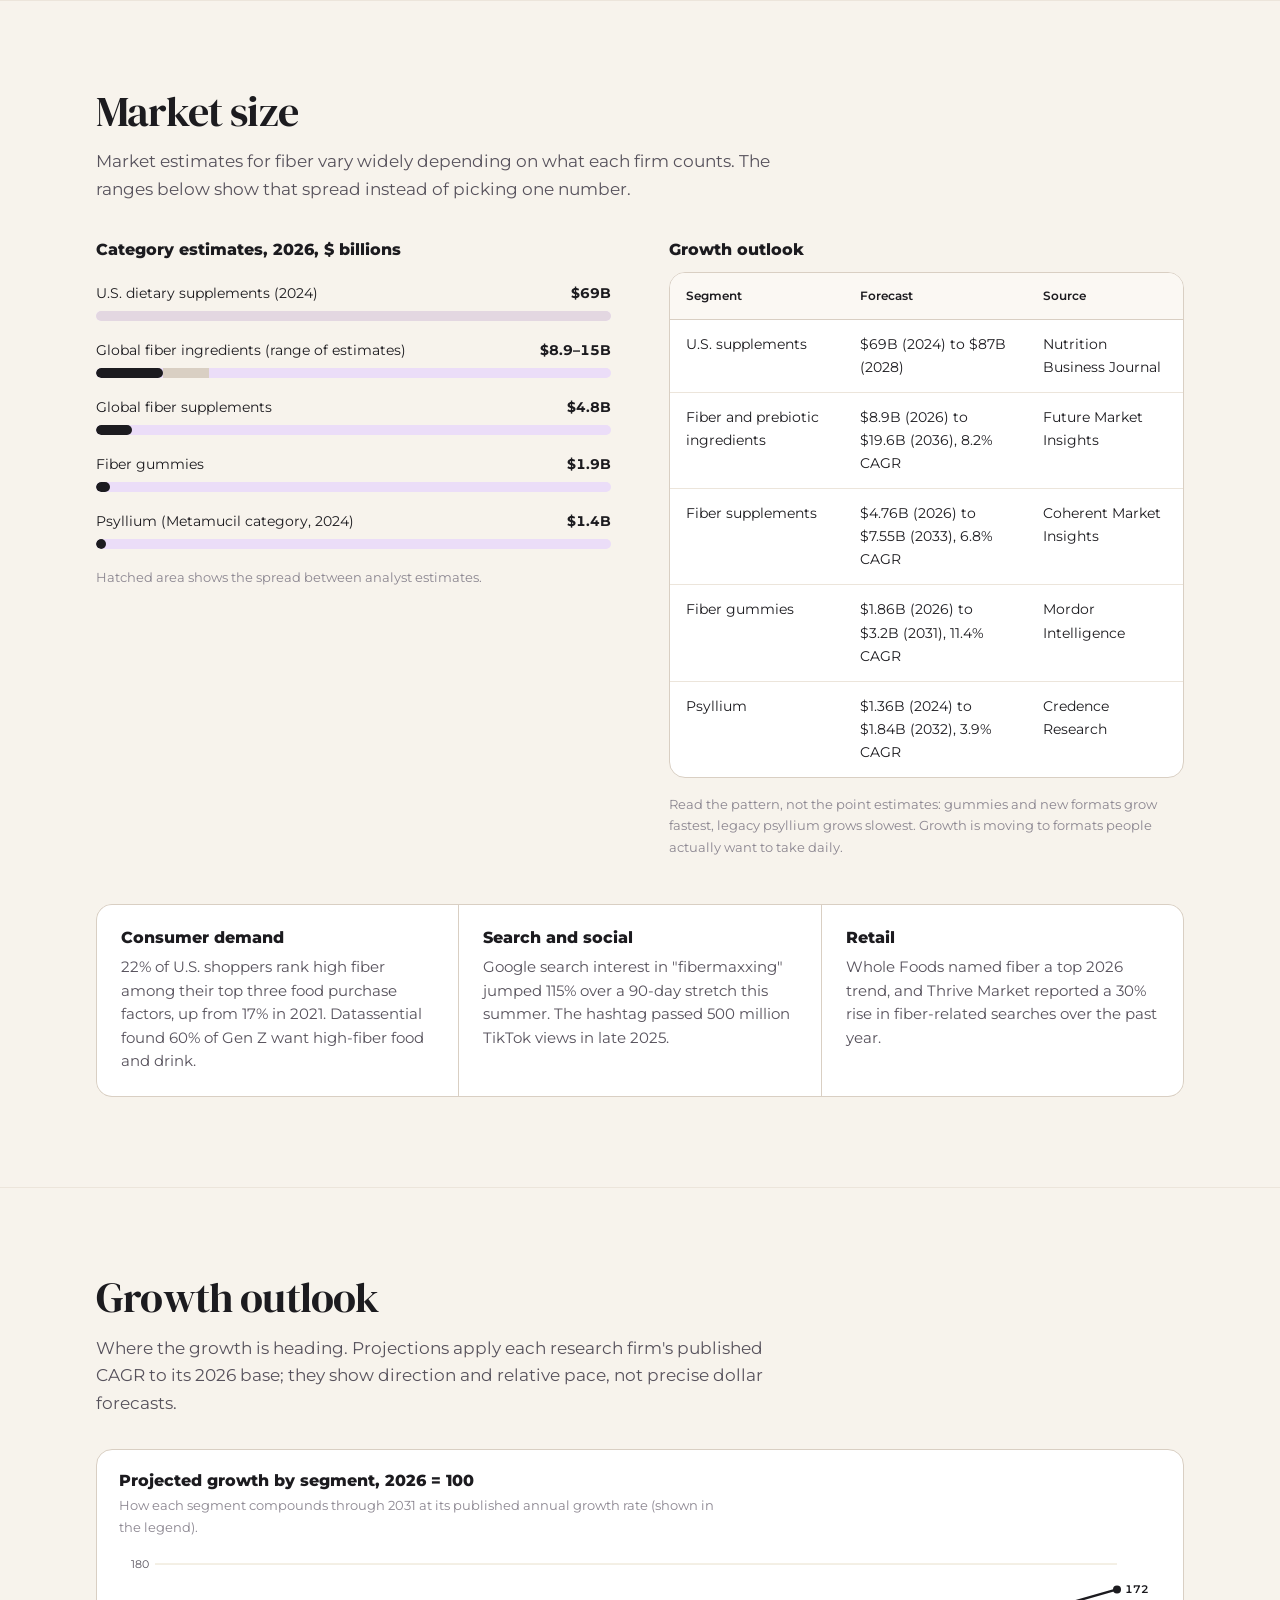
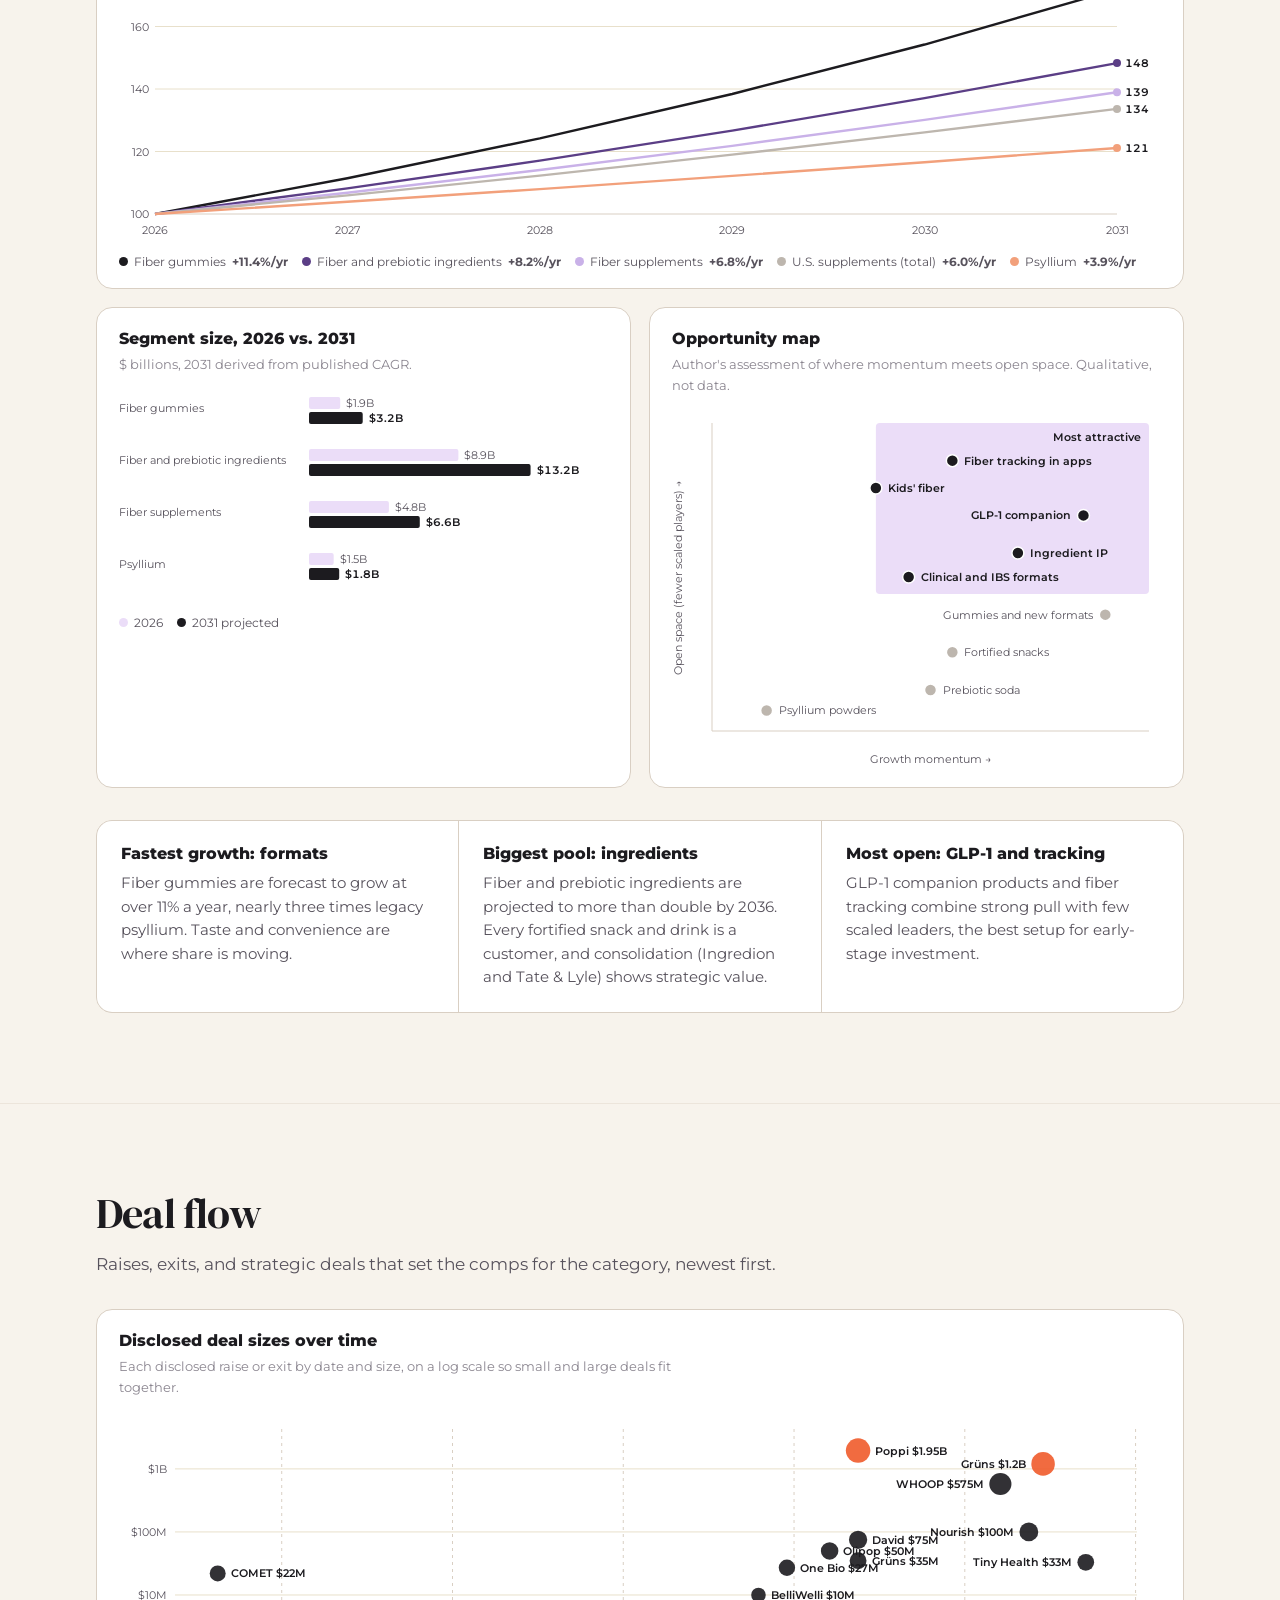
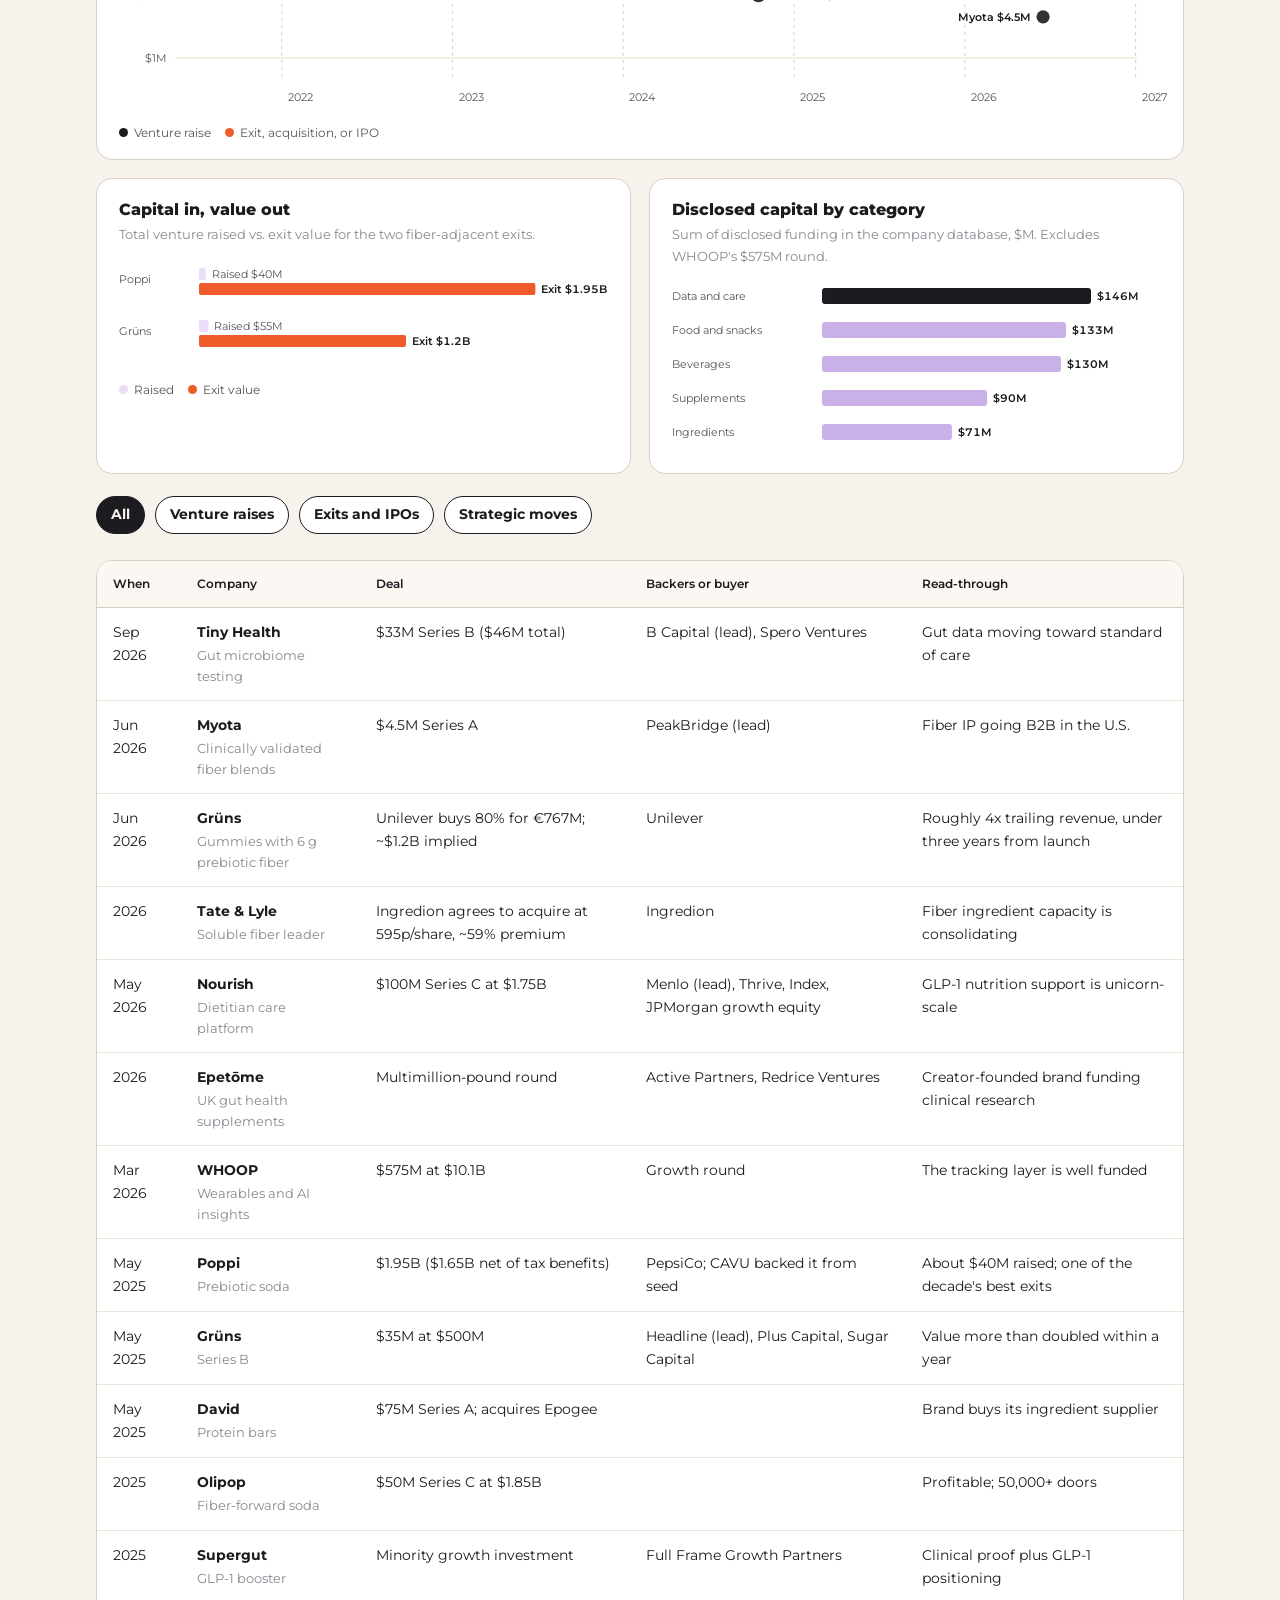
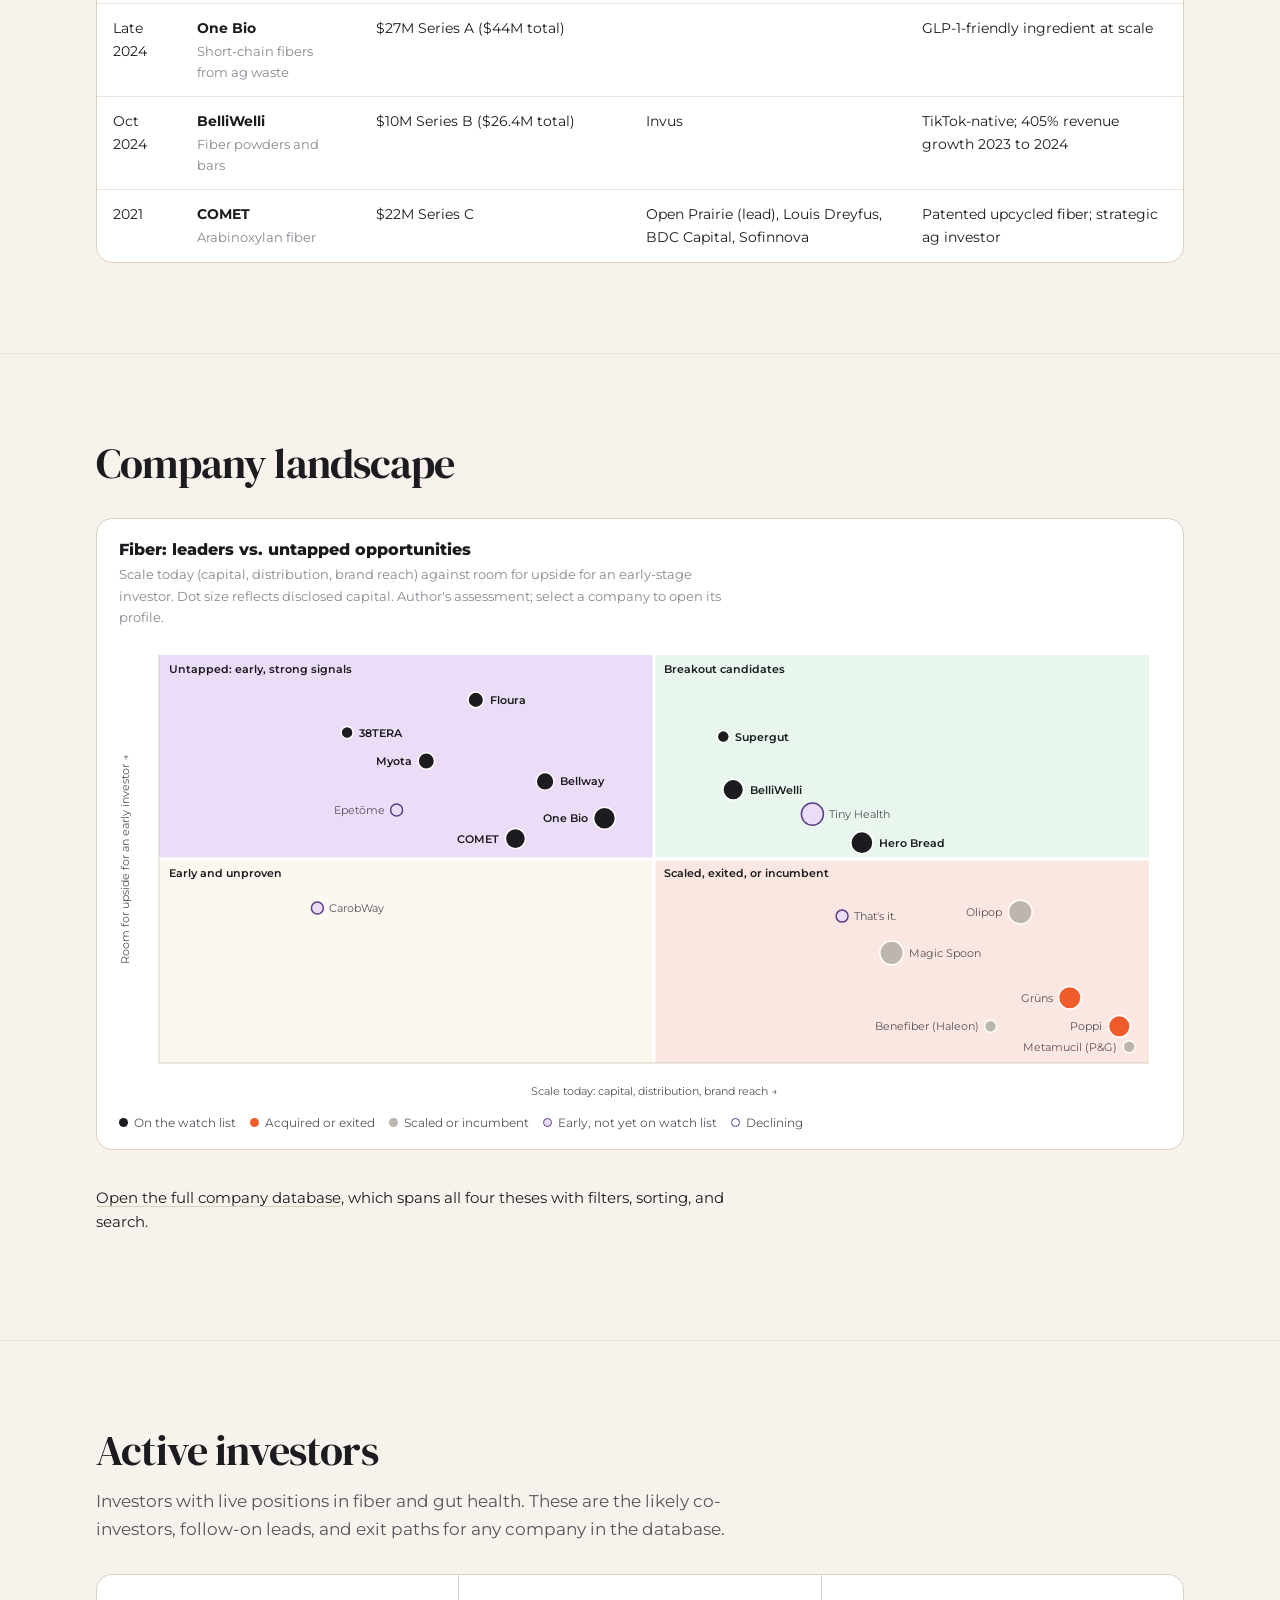
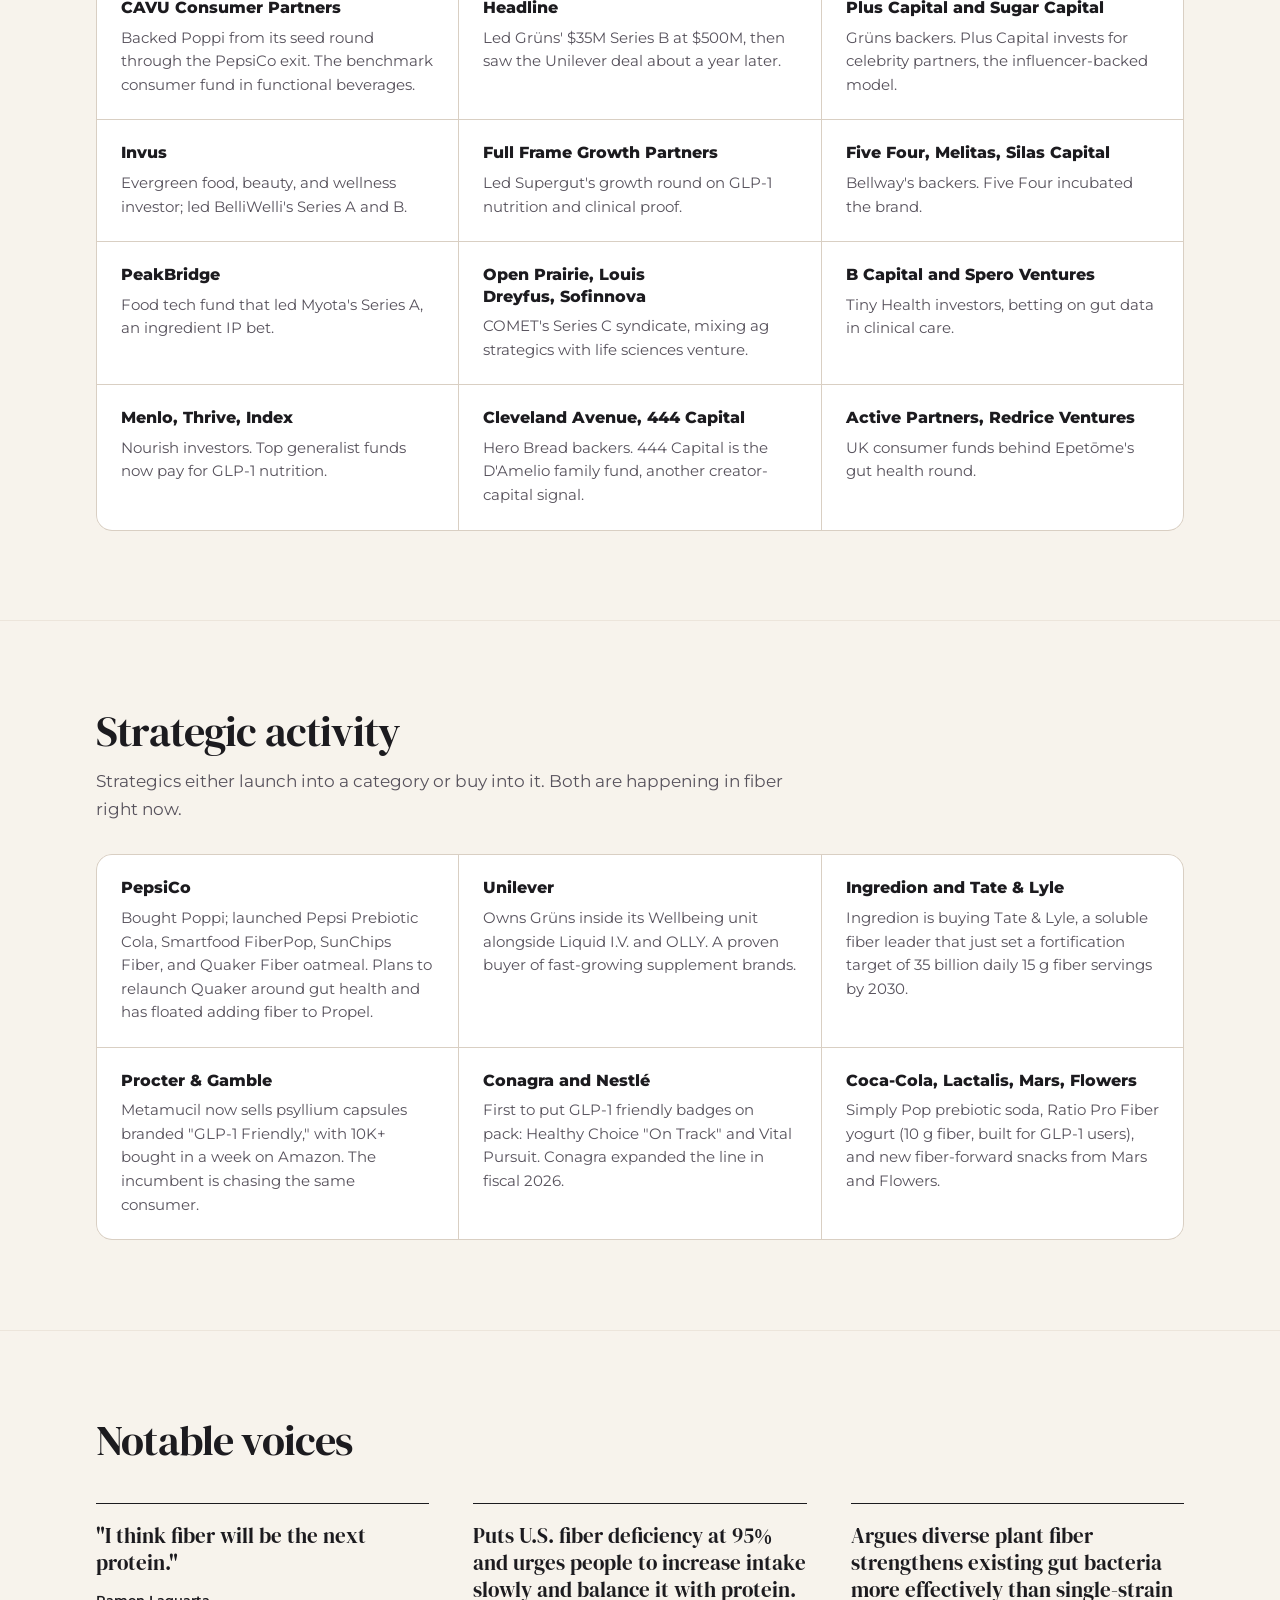
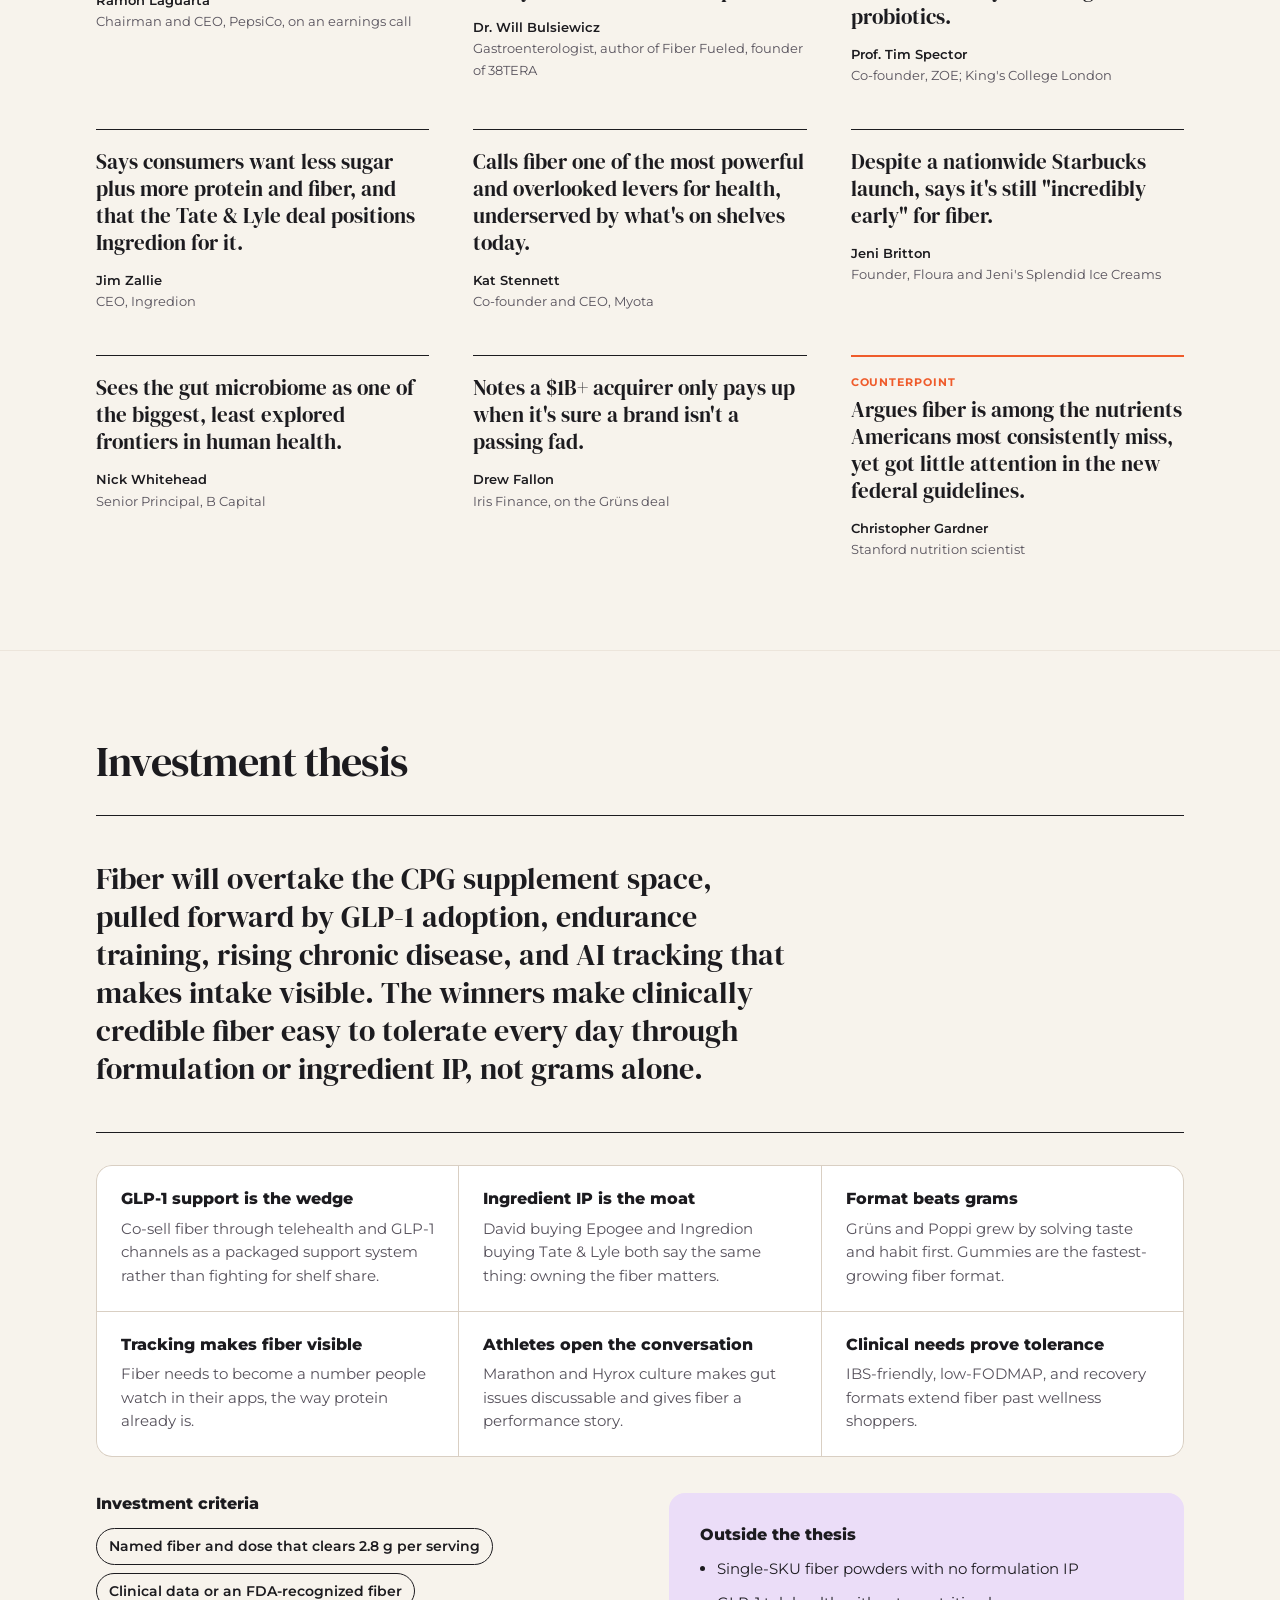
<file: docs/fiber.html>
<!DOCTYPE html>
<html lang="en">
<head>
<meta charset="UTF-8">
<meta name="viewport" content="width=device-width, initial-scale=1, viewport-fit=cover">
<title>Fiber Thesis | Sarina&#x27;s Venture Thesis</title>
<meta name="description" content="Why fiber is the next protein: science, regulation, market, deals, investors, and companies.">
<meta property="og:title" content="Fiber Thesis | Sarina&#x27;s Venture Thesis">
<meta property="og:description" content="Why fiber is the next protein: science, regulation, market, deals, investors, and companies.">
<link rel="icon" href="data:image/svg+xml,%3Csvg xmlns='http://www.w3.org/2000/svg' viewBox='0 0 32 32'%3E%3Ccircle cx='16' cy='16' r='16' fill='%23EF5B2B'/%3E%3Ctext x='16' y='22' text-anchor='middle' font-family='Arial' font-weight='bold' font-size='17' fill='%23FBF8EF'%3ES%3C/text%3E%3C/svg%3E">
<link rel="preconnect" href="https://fonts.googleapis.com"><link rel="preconnect" href="https://fonts.gstatic.com" crossorigin><link href="https://fonts.googleapis.com/css2?family=DM+Serif+Display:ital@0;1&family=Montserrat:wght@400;500;600;700;800&display=swap" rel="stylesheet">
<link rel="stylesheet" href="assets/site.css">
</head>
<body>
<nav class="bar" aria-label="Site">
  <div class="wrap">
    <a class="brand" href="./"><span class="mark">S</span><b>Sarina's Venture Thesis</b></a>
    <ul class="nav"><li><a class="top" data-dd href="fiber.html" aria-current="page"><i class="dot" style="background:#6F7F2E"></i>Fiber<i class="chev"></i></a><ul class="menu"><li><span class="mhead">Fiber thesis</span></li><li><a href="fiber.html#summary">The case in 60 seconds</a></li><li><a href="fiber.html#science">The science</a></li><li><a href="fiber.html#types">Fiber types</a></li><li><a href="fiber.html#rules">Regulation</a></li><li><a href="fiber.html#market">Market size</a></li><li><a href="fiber.html#outlook">Growth outlook</a></li><li><a href="fiber.html#deals">Deal flow</a></li><li><a href="fiber.html#landscape">Company landscape</a></li><li><a href="fiber.html#funds">Active investors</a></li><li><a href="fiber.html#strategics">Strategic activity</a></li><li><a href="fiber.html#voices">Notable voices</a></li><li><a href="fiber.html#thesis">Investment thesis</a></li><li><a href="fiber.html#risks">Key risks</a></li><li><a href="fiber.html#sources">Sources</a></li></ul></li><li><a class="top" data-dd href="non-alc.html"><i class="dot" style="background:#EF5B2B"></i>Non-Alc<i class="chev"></i></a><ul class="menu"><li><span class="mhead">Non-Alc thesis</span></li><li><a href="non-alc.html#summary">The case in 60 seconds</a></li><li><a href="non-alc.html#context">Why now</a></li><li><a href="non-alc.html#segments">Category map</a></li><li><a href="non-alc.html#rules">Regulation</a></li><li><a href="non-alc.html#outlook">Market and outlook</a></li><li><a href="non-alc.html#deals">Deal flow</a></li><li><a href="non-alc.html#landscape">Company landscape</a></li><li><a href="non-alc.html#funds">Active investors</a></li><li><a href="non-alc.html#strategics">Strategic activity</a></li><li><a href="non-alc.html#voices">Notable voices</a></li><li><a href="non-alc.html#thesis">Investment thesis</a></li><li><a href="non-alc.html#risks">Key risks</a></li><li><a href="non-alc.html#sources">Sources</a></li></ul></li><li><a class="top" data-dd href="meat-protein.html"><i class="dot" style="background:#7A2E3B"></i>Meat Protein<i class="chev"></i></a><ul class="menu"><li><span class="mhead">Meat Protein thesis</span></li><li><a href="meat-protein.html#summary">The case in 60 seconds</a></li><li><a href="meat-protein.html#context">Why now</a></li><li><a href="meat-protein.html#segments">Category map</a></li><li><a href="meat-protein.html#rules">Regulation</a></li><li><a href="meat-protein.html#outlook">Market and outlook</a></li><li><a href="meat-protein.html#deals">Deal flow</a></li><li><a href="meat-protein.html#landscape">Company landscape</a></li><li><a href="meat-protein.html#funds">Active investors</a></li><li><a href="meat-protein.html#strategics">Strategic activity</a></li><li><a href="meat-protein.html#voices">Notable voices</a></li><li><a href="meat-protein.html#thesis">Investment thesis</a></li><li><a href="meat-protein.html#risks">Key risks</a></li><li><a href="meat-protein.html#sources">Sources</a></li></ul></li><li><a class="top" data-dd href="wearables.html"><i class="dot" style="background:#9B72CF"></i>Wearables<i class="chev"></i></a><ul class="menu"><li><span class="mhead">Wearables thesis</span></li><li><a href="wearables.html#summary">The case in 60 seconds</a></li><li><a href="wearables.html#context">Why now</a></li><li><a href="wearables.html#segments">Category map</a></li><li><a href="wearables.html#rules">Regulation</a></li><li><a href="wearables.html#outlook">Market and outlook</a></li><li><a href="wearables.html#deals">Deal flow</a></li><li><a href="wearables.html#landscape">Company landscape</a></li><li><a href="wearables.html#funds">Active investors</a></li><li><a href="wearables.html#strategics">Strategic activity</a></li><li><a href="wearables.html#voices">Notable voices</a></li><li><a href="wearables.html#thesis">Investment thesis</a></li><li><a href="wearables.html#risks">Key risks</a></li><li><a href="wearables.html#sources">Sources</a></li></ul></li><li><a class="top dbtab" href="companies.html"><svg viewBox="0 0 16 16" aria-hidden="true"><ellipse cx="8" cy="3.5" rx="6" ry="2.2" fill="none" stroke="currentColor" stroke-width="1.6"/><path d="M2 3.5v9c0 1.2 2.7 2.2 6 2.2s6-1 6-2.2v-9M2 8c0 1.2 2.7 2.2 6 2.2s6-1 6-2.2" fill="none" stroke="currentColor" stroke-width="1.6"/></svg>Company database<span class="cnt">89</span></a></li></ul>
    <a class="navcta" href="./#about">Contact</a>
    <button class="navtoggle" id="navToggle" aria-expanded="false" aria-controls="mpanel">Menu</button>
  </div>
  <div class="wrap mpanel" id="mpanel" hidden><a href="./">Home</a><details><summary><i class="dot" style="background:#6F7F2E"></i>Fiber</summary><a href="fiber.html">Overview</a><a href="fiber.html#summary">The case in 60 seconds</a><a href="fiber.html#science">The science</a><a href="fiber.html#types">Fiber types</a><a href="fiber.html#rules">Regulation</a><a href="fiber.html#market">Market size</a><a href="fiber.html#outlook">Growth outlook</a><a href="fiber.html#deals">Deal flow</a><a href="fiber.html#landscape">Company landscape</a><a href="fiber.html#funds">Active investors</a><a href="fiber.html#strategics">Strategic activity</a><a href="fiber.html#voices">Notable voices</a><a href="fiber.html#thesis">Investment thesis</a><a href="fiber.html#risks">Key risks</a><a href="fiber.html#sources">Sources</a></details><details><summary><i class="dot" style="background:#EF5B2B"></i>Non-Alc</summary><a href="non-alc.html">Overview</a><a href="non-alc.html#summary">The case in 60 seconds</a><a href="non-alc.html#context">Why now</a><a href="non-alc.html#segments">Category map</a><a href="non-alc.html#rules">Regulation</a><a href="non-alc.html#outlook">Market and outlook</a><a href="non-alc.html#deals">Deal flow</a><a href="non-alc.html#landscape">Company landscape</a><a href="non-alc.html#funds">Active investors</a><a href="non-alc.html#strategics">Strategic activity</a><a href="non-alc.html#voices">Notable voices</a><a href="non-alc.html#thesis">Investment thesis</a><a href="non-alc.html#risks">Key risks</a><a href="non-alc.html#sources">Sources</a></details><details><summary><i class="dot" style="background:#7A2E3B"></i>Meat Protein</summary><a href="meat-protein.html">Overview</a><a href="meat-protein.html#summary">The case in 60 seconds</a><a href="meat-protein.html#context">Why now</a><a href="meat-protein.html#segments">Category map</a><a href="meat-protein.html#rules">Regulation</a><a href="meat-protein.html#outlook">Market and outlook</a><a href="meat-protein.html#deals">Deal flow</a><a href="meat-protein.html#landscape">Company landscape</a><a href="meat-protein.html#funds">Active investors</a><a href="meat-protein.html#strategics">Strategic activity</a><a href="meat-protein.html#voices">Notable voices</a><a href="meat-protein.html#thesis">Investment thesis</a><a href="meat-protein.html#risks">Key risks</a><a href="meat-protein.html#sources">Sources</a></details><details><summary><i class="dot" style="background:#9B72CF"></i>Wearables</summary><a href="wearables.html">Overview</a><a href="wearables.html#summary">The case in 60 seconds</a><a href="wearables.html#context">Why now</a><a href="wearables.html#segments">Category map</a><a href="wearables.html#rules">Regulation</a><a href="wearables.html#outlook">Market and outlook</a><a href="wearables.html#deals">Deal flow</a><a href="wearables.html#landscape">Company landscape</a><a href="wearables.html#funds">Active investors</a><a href="wearables.html#strategics">Strategic activity</a><a href="wearables.html#voices">Notable voices</a><a href="wearables.html#thesis">Investment thesis</a><a href="wearables.html#risks">Key risks</a><a href="wearables.html#sources">Sources</a></details><a class="mdb" href="companies.html">Company database (89 companies)</a><a href="./#about">Contact</a></div>
</nav>
<main id="top">
<div class="wrap">
<header class="hero">
  <div>
    <span class="eyebrow"><i style="background:#6F7F2E"></i>Thesis: fiber and gut health</span>
    <h1>Fiber is the next protein</h1>
    <p class="sub">Most Americans miss their fiber target while GLP-1 use, endurance training, and AI tracking make the gap visible. The winners make clinically credible fiber easy to take every day through formulation or ingredient IP, not grams alone.</p>
    <p class="meta"><span>By Sarina Sherman, Columbia Business School</span><span class="sep"></span><span>Updated November 16, 2026</span><span class="sep"></span><span>Refreshed weekly</span></p>
    <div class="ctas"><a class="p" href="#landscape">See the company landscape</a><a class="s" href="#thesis">Read the investment thesis</a></div>
  </div>
  <aside class="topops" aria-labelledby="topopsT">
    <div class="topops-head"><h2 id="topopsT">Top VC opportunities</h2><a href="companies.html#t-fiber" class="seeall">All Fiber companies</a></div>
    <ol><li><a class="opp" href="companies.html#co-floura"><span class="rk">1</span><span class="ob"><strong>Floura</strong><span class="tag">Untapped</span><em>National Starbucks launch on only a few million raised. Founder built Jeni's.</em></span></a></li><li><a class="opp" href="companies.html#co-supergut"><span class="rk">2</span><span class="ob"><strong>Supergut</strong><span class="tag">Breakout</span><em>Clinical study plus GLP-1 booster. A natural strategic target.</em></span></a></li><li><a class="opp" href="companies.html#co-myota"><span class="rk">3</span><span class="ob"><strong>Myota</strong><span class="tag">Ingredient IP</span><em>$4.5M Series A; clinically validated fiber blends entering U.S. B2B.</em></span></a></li><li><a class="opp" href="companies.html#co-belliwelli"><span class="rk">4</span><span class="ob"><strong>BelliWelli</strong><span class="tag">Breakout</span><em>405% revenue growth; two years past its last round.</em></span></a></li><li><a class="opp" href="companies.html#co-bellway"><span class="rk">5</span><span class="ob"><strong>Bellway</strong><span class="tag">Untapped</span><em>Clean-label Metamucil challenger, small relative to the category.</em></span></a></li></ol>
    <p class="topops-note">Author's picks. Select a company to open its profile in the database.</p>
  </aside>
</header>
<div class="facts"><div><b>15–30%</b><span>lower all-cause and cardiovascular mortality for the highest fiber eaters vs. the lowest</span></div><div><b>1 in 8</b><span>U.S. adults currently taking a GLP-1</span></div><div><b>$3.15B+</b><span>in fiber-adjacent exits since 2025 (Poppi, Grüns)</span></div><div><b>18</b><span>isolated or synthetic fibers the FDA lets brands count as dietary fiber</span></div></div>
</div>
<section id="summary" class="summary">
<div class="wrap">
  <h2>The case in 60 seconds</h2>
  <div class="sumgrid">
    <a class="sumcard" href="#science"><span class="sumk">Demand</span><h3>A 90% deficiency with 40 years of evidence</h3><p>Only 5 to 10% of U.S. adults hit their fiber target, and the highest fiber eaters see 15 to 30% lower mortality.</p><span class="go">The science</span></a>
    <a class="sumcard" href="#deals"><span class="sumk">Exits</span><h3>Two fiber-adjacent exits worth $3.15B</h3><p>Poppi returned about 49x capital raised and Grüns about 22x, both in under a decade.</p><span class="go">Deal flow</span></a>
    <a class="sumcard" href="#strategics"><span class="sumk">Buyers</span><h3>Strategics are buying and launching</h3><p>PepsiCo, Unilever, P&amp;G, and Ingredion are all moving on fiber, from acquisitions to new product lines.</p><span class="go">Strategic activity</span></a>
    <a class="sumcard" href="#outlook"><span class="sumk">Growth</span><h3>Formats and ingredients grow fastest</h3><p>Fiber gummies are forecast at 11.4% a year, nearly three times legacy psyllium.</p><span class="go">Growth outlook</span></a>
    <a class="sumcard" href="#thesis"><span class="sumk">Thesis</span><h3>GLP-1 support is the wedge, ingredient IP the moat</h3><p>Back companies that make clinically credible fiber easy to take every day.</p><span class="go">Investment thesis</span></a>
    <a class="sumcard" href="#risks"><span class="sumk">Risks</span><h3>Claims, tolerance, and processed-food scrutiny</h3><p>Poppi's $8.9M settlement shows why dose and substantiation matter.</p><span class="go">Key risks</span></a>
  </div>
</div>
</section><section id="science">
<div class="wrap">
  <h2>The science</h2>
  <p class="lede">Fiber is the part of plant carbohydrates your body can't digest. It either adds bulk, forms a gel that slows digestion, or gets fermented by gut bacteria into short-chain fatty acids. Different fibers do different jobs, which is why formulation matters more than grams.</p>
  <div class="figure gapfig">
      <div class="figtitle">U.S. adults meeting the daily fiber target</div>
      <div class="grid100" id="grid" role="img" aria-label="Of 100 U.S. adults, only 5 to 10 meet the daily fiber target"></div>
      <div class="legend"><span><i style="background:#1C1B1F"></i>Meet target</span><span><i style="background:#EBDDF8"></i>Upper estimate</span><span><i style="background:#F4EDFB"></i>Fall short</span></div>
      <p class="gridcap"><strong>5 to 10 in 100.</strong> Average intake is about 15 g a day against a 28 g Daily Value.</p>
    </div>
  <div class="two">
    <div class="callout">
      <h3>The evidence base</h3>
      <p>The landmark study is a 2019 WHO-commissioned Lancet review by Reynolds and colleagues: 185 prospective studies covering about 135 million person-years, plus 58 clinical trials. People eating the most fiber had 15 to 30% lower all-cause and cardiovascular mortality, along with less heart disease, stroke, type 2 diabetes, and colorectal cancer.</p>
      <p>The benefit peaked around 25 to 29 grams a day, with signs that more is better. Trials also showed lower body weight, blood pressure, and cholesterol.</p>
    </div>
    <div class="callout">
      <h3>What's new since then</h3>
      <p><strong>Diversity over dose.</strong> A six-week randomized trial run by ZOE and King's College London found a 30-plus plant blend improved gut microbiome diversity more than single-strain probiotics. The industry calls the shift from more fiber to more kinds of fiber "fibermixxing."</p>
      <p><strong>GLP-1 gap.</strong> GLP-1 drugs cut appetite, so users eat less fiber exactly when constipation is a common side effect. That makes fiber a natural companion product.</p>
    </div>
  </div>
  <div class="two">
    <div>
      <h3>Three mechanisms to know</h3>
      <div class="tbl">
        <table>
          <thead><tr><th>Mechanism</th><th>What it does</th><th>Example fibers</th></tr></thead>
          <tbody>
            <tr><td><strong>Bulking</strong></td><td>Adds stool mass and speeds transit</td><td>Cellulose, wheat bran, psyllium</td></tr>
            <tr><td><strong>Viscous gel</strong></td><td>Slows digestion; blunts glucose spikes; lowers LDL cholesterol; drives satiety</td><td>Psyllium, beta-glucan, glucomannan, pectin</td></tr>
            <tr><td><strong>Fermentation</strong></td><td>Feeds gut bacteria, producing short-chain fatty acids (the "prebiotic" effect)</td><td>Inulin, GOS, resistant starch, arabinoxylan, acacia</td></tr>
          </tbody>
        </table>
      </div>
    </div>
    <div>
      <h3>Why tolerance is the product</h3>
      <p>Highly fermentable fibers like inulin can cause gas and bloating at higher doses, which kills repeat purchase. Gastroenterologists tell consumers to ramp up slowly. Brands that win pick fibers and blends people can take daily without discomfort, such as acacia, partially hydrolyzed guar gum, resistant dextrins, and arabinoxylan.</p>
      <p class="note">Investor takeaway: ask every fiber brand what fiber it uses, at what dose, and what its 90-day repeat rate looks like. Those three answers tell you whether the product works and whether people stick with it.</p>
    </div>
  </div>
</div>
</section><script>(function(){var g=document.getElementById("grid");if(!g)return;for(var i=0;i<100;i++){var d=document.createElement("span");d.className="dot"+(i<5?" hit":(i<10?" maybe":""));d.style.setProperty("--i",i);g.appendChild(d);}})();</script><section id="types">
<div class="wrap">
  <h2>Fiber types</h2>
  <p class="lede">The ingredients behind every fiber product, what each one does, its FDA status, and who supplies it. Filter by what you care about.</p>
  <div class="controls" role="group" aria-label="Filter fiber types">
    <button class="flt" data-g="types" data-f="all" aria-pressed="true">All</button>
    <button class="flt" data-g="types" data-f="regularity" aria-pressed="false">Regularity</button>
    <button class="flt" data-g="types" data-f="glucose" aria-pressed="false">Glucose and satiety</button>
    <button class="flt" data-g="types" data-f="cholesterol" aria-pressed="false">Cholesterol</button>
    <button class="flt" data-g="types" data-f="prebiotic" aria-pressed="false">Prebiotic</button>
    <button class="flt" data-g="types" data-f="formulation" aria-pressed="false">Sugar reduction and formulation</button>
  </div>
  <div class="tbl">
    <table id="typesTbl" data-fg="types" style="min-width:860px">
      <thead><tr><th>Fiber</th><th>Source</th><th>Type</th><th>Best known for</th><th>FDA counts it since</th><th>Key suppliers and brands</th></tr></thead>
      <tbody><tr data-tags="regularity cholesterol glucose"><td><strong>Psyllium husk</strong></td><td>Plantago seed husk</td><td>Soluble, gel-forming, low fermentation</td><td>Regularity; LDL cholesterol (FDA heart health claim); glucose</td><td>2016</td><td>Metamucil (P&amp;G), Bellway, Konsyl</td></tr><tr data-tags="cholesterol glucose"><td><strong>Beta-glucan</strong></td><td>Oats, barley</td><td>Soluble, viscous</td><td>LDL cholesterol (FDA heart health claim); satiety; glucose</td><td>2016</td><td>Quaker (PepsiCo), oat ingredient suppliers</td></tr><tr data-tags="prebiotic formulation"><td><strong>Inulin and FOS</strong></td><td>Chicory root, agave</td><td>Soluble, highly fermentable</td><td>Prebiotic; can cause gas at high doses</td><td>2018</td><td>Beneo (Orafti), Cosun; used by Olipop, Poppi</td></tr><tr data-tags="formulation prebiotic"><td><strong>Resistant dextrin / soluble corn fiber</strong></td><td>Wheat, corn starch</td><td>Soluble, low viscosity, well tolerated</td><td>Easy to add to drinks and snacks; gentle prebiotic</td><td>2018</td><td>Benefiber (Haleon), Roquette Nutriose, Tate &amp; Lyle Promitor, ADM</td></tr><tr data-tags="formulation"><td><strong>Polydextrose</strong></td><td>Synthetic from glucose</td><td>Soluble, 1 kcal/g</td><td>Sugar reduction and bulking</td><td>2018</td><td>IFF, Tate &amp; Lyle</td></tr><tr data-tags="glucose prebiotic"><td><strong>Resistant starch (RS2, RS4)</strong></td><td>High-amylose corn, potato, modified starch</td><td>Fermentable</td><td>Glucose response; prebiotic</td><td>2018 / 2019</td><td>Ingredion, MGP</td></tr><tr data-tags="prebiotic formulation"><td><strong>Acacia (gum arabic)</strong></td><td>Acacia tree sap</td><td>Soluble, slowly fermented</td><td>Very well tolerated; gentle prebiotic</td><td>2021</td><td>Nexira</td></tr><tr data-tags="regularity prebiotic"><td><strong>Guar gum and PHGG</strong></td><td>Guar bean</td><td>Soluble; PHGG is low viscosity</td><td>Regularity; PHGG studied for IBS tolerance</td><td>2016</td><td>Taiyo (Sunfiber)</td></tr><tr data-tags="glucose"><td><strong>Glucomannan</strong></td><td>Konjac root</td><td>Soluble, extremely viscous</td><td>Satiety and weight management</td><td>2020</td><td>Konjac ingredient suppliers</td></tr><tr data-tags="prebiotic glucose"><td><strong>Arabinoxylan</strong></td><td>Wheat straw, cereal brans</td><td>Soluble, fermentable</td><td>Prebiotic; glucose; good tolerance</td><td>2018</td><td>COMET (Arrabina)</td></tr><tr data-tags="prebiotic"><td><strong>Galactooligosaccharides (GOS)</strong></td><td>Lactose from milk</td><td>Soluble, fermentable</td><td>Prebiotic (bifidobacteria); infant formula</td><td>2018</td><td>Dairy ingredient suppliers</td></tr><tr data-tags="cholesterol formulation"><td><strong>Pectin</strong></td><td>Citrus peel, apples</td><td>Soluble, gel-forming</td><td>Cholesterol; satiety; texture</td><td>2016</td><td>Ingredion, Tate &amp; Lyle (CP Kelco)</td></tr><tr data-tags="regularity formulation"><td><strong>Cellulose and HPMC</strong></td><td>Plant cell walls, modified cellulose</td><td>Insoluble or viscous</td><td>Bulking and regularity; texture</td><td>2016</td><td>Ingredient suppliers broadly</td></tr><tr data-tags="regularity prebiotic formulation"><td><strong>Mixed plant cell wall fibers</strong></td><td>Citrus, apple, sugar cane, oat hull, upcycled produce</td><td>Mostly insoluble with some soluble</td><td>Whole-plant fiber diversity; clean label</td><td>2018</td><td>Floura (WildFiber), One Bio, Fiberstar</td></tr><tr data-tags="regularity prebiotic glucose cholesterol"><td><strong>Intact whole-food fiber</strong></td><td>Beans, lentils, whole grains, fruit, vegetables, nuts</td><td>Mixed</td><td>The gold standard behind the Lancet evidence</td><td>Always counts</td><td>ZOE Daily30, Hero Bread, That&#x27;s it., SunChips Fiber</td></tr></tbody>
    </table>
  </div>
  <p class="note mt">Fiber that is intact in whole foods (beans, whole grains, fruit, vegetables) always counts. Isolated or synthetic fibers only count once the FDA has reviewed evidence of a health benefit. Functional descriptions summarize the general nutrition literature; check specific clinical claims before relying on them.</p>
</div>
</section><section id="rules">
<div class="wrap">
  <h2>Regulation</h2>
  <p class="lede">Regulation decides what a brand can put on the front of the box, which decides what it can charge. Here's what matters.</p>
  <div class="two">
    <div>
      <h3>How the FDA defines fiber</h3>
      <p>Since the 2016 Nutrition Facts overhaul, dietary fiber has two parts. Fiber that is intrinsic and intact in plants counts automatically. Isolated or synthetic fiber only counts if the FDA has determined it has a beneficial physiological effect. The same rule raised the Daily Value from 25 to 28 grams.</p>
      <ul class="tl">
        <li><b>May 2016</b>New definition published with 7 approved isolated fibers, including psyllium, beta-glucan, pectin, and guar gum.</li>
        <li><b>June 2018</b>8 more added through citizen petitions, including inulin, resistant starch, polydextrose, resistant dextrin, GOS, and mixed plant cell wall fibers.</li>
        <li><b>March 2019</b>Cross-linked phosphorylated RS4 added.</li>
        <li><b>January 2020</b>Glucomannan (konjac) added.</li>
        <li><b>December 2021</b>Acacia (gum arabic) added.</li>
      </ul>
      <p class="note">Why it matters: a new fiber ingredient without FDA recognition can't count toward the grams on the label. A petition with clinical data is itself a moat.</p>
    </div>
    <div>
      <div class="callout">
        <h3>Label math</h3>
        <p>With a 28 g Daily Value, a product needs 10% DV (about 2.8 g per serving) to say "good source of fiber" and 20% DV (about 5.6 g) to say "high" or "excellent source."</p>
        <p>Psyllium and oat beta-glucan carry an FDA-authorized heart health claim. Metamucil's label cites 7 grams of soluble fiber per day from psyllium as part of a heart-healthy diet.</p>
      </div>
      <div class="callout" style="margin-top:20px">
        <h3>2025–2030 Dietary Guidelines</h3>
        <p>Released January 7, 2026, the new guidelines push "real food," prioritize fiber-rich whole grains, and call for sharply cutting highly processed foods. That helps intact-fiber brands and is a quiet headwind for fortified snacks built on isolated fibers. Stanford's Christopher Gardner noted fiber got relatively little attention in the new guidelines.</p>
      </div>
      <div class="callout" style="margin-top:20px">
        <h3>"GLP-1 friendly" labels</h3>
        <p>USDA approved Conagra's and Nestlé's GLP-1 friendly labels because they sit alongside factual protein and fiber statements. Many brands still avoid the term on pack, and some advisors tell clients to lead with benefits instead.</p>
      </div>
    </div>
  </div>
</div>
</section><section id="market">
<div class="wrap">
  <h2>Market size</h2>
  <p class="lede">Market estimates for fiber vary widely depending on what each firm counts. The ranges below show that spread instead of picking one number.</p>
  <div class="two">
    <div>
      <h3 style="margin-bottom:22px">Category estimates, 2026, $ billions</h3>
      <div class="bar-row"><div class="lbl"><span>U.S. dietary supplements (2024)</span><strong>$69B</strong></div><div class="track"><div class="fill" style="width:100%;opacity:.45"></div></div></div>
      <div class="bar-row"><div class="lbl"><span>Global fiber ingredients (range of estimates)</span><strong>$8.9–15B</strong></div><div class="track"><div class="fill" style="width:13%"></div><div class="range" style="left:13%;width:9%"></div></div></div>
      <div class="bar-row"><div class="lbl"><span>Global fiber supplements</span><strong>$4.8B</strong></div><div class="track"><div class="fill" style="width:7%"></div></div></div>
      <div class="bar-row"><div class="lbl"><span>Fiber gummies</span><strong>$1.9B</strong></div><div class="track"><div class="fill" style="width:2.7%"></div></div></div>
      <div class="bar-row"><div class="lbl"><span>Psyllium (Metamucil category, 2024)</span><strong>$1.4B</strong></div><div class="track"><div class="fill" style="width:2%"></div></div></div>
      <p class="note">Hatched area shows the spread between analyst estimates.</p>
    </div>
    <div>
      <h3 style="margin-bottom:12px">Growth outlook</h3>
      <div class="tbl" style="margin-top:0">
        <table>
          <thead><tr><th>Segment</th><th>Forecast</th><th>Source</th></tr></thead>
          <tbody>
            <tr><td>U.S. supplements</td><td>$69B (2024) to $87B (2028)</td><td>Nutrition Business Journal</td></tr>
            <tr><td>Fiber and prebiotic ingredients</td><td>$8.9B (2026) to $19.6B (2036), 8.2% CAGR</td><td>Future Market Insights</td></tr>
            <tr><td>Fiber supplements</td><td>$4.76B (2026) to $7.55B (2033), 6.8% CAGR</td><td>Coherent Market Insights</td></tr>
            <tr><td>Fiber gummies</td><td>$1.86B (2026) to $3.2B (2031), 11.4% CAGR</td><td>Mordor Intelligence</td></tr>
            <tr><td>Psyllium</td><td>$1.36B (2024) to $1.84B (2032), 3.9% CAGR</td><td>Credence Research</td></tr>
          </tbody>
        </table>
      </div>
      <p class="note" style="margin-top:16px">Read the pattern, not the point estimates: gummies and new formats grow fastest, legacy psyllium grows slowest. Growth is moving to formats people actually want to take daily.</p>
    </div>
  </div>
  <div class="cards">
    <div class="card"><h3>Consumer demand</h3><p>22% of U.S. shoppers rank high fiber among their top three food purchase factors, up from 17% in 2021. Datassential found 60% of Gen Z want high-fiber food and drink.</p></div>
    <div class="card"><h3>Search and social</h3><p>Google search interest in "fibermaxxing" jumped 115% over a 90-day stretch this summer. The hashtag passed 500 million TikTok views in late 2025.</p></div>
    <div class="card"><h3>Retail</h3><p>Whole Foods named fiber a top 2026 trend, and Thrive Market reported a 30% rise in fiber-related searches over the past year.</p></div>
  </div>
</div>
</section><section id="outlook">
<div class="wrap">
  <h2>Growth outlook</h2>
  <p class="lede">Where the growth is heading. Projections apply each research firm's published CAGR to its 2026 base; they show direction and relative pace, not precise dollar forecasts.</p>
  <div class="chartgrid">
    <figure class="chart wide">
      <figcaption><h3>Projected growth by segment, 2026 = 100</h3><p>How each segment compounds through 2031 at its published annual growth rate (shown in the legend).</p></figcaption>
      <div id="chIndex" class="chartbox"></div>
      <div class="legend" id="lgIndex"></div>
    </figure>
    <figure class="chart">
      <figcaption><h3>Segment size, 2026 vs. 2031</h3><p>$ billions, 2031 derived from published CAGR.</p></figcaption>
      <div id="chSize" class="chartbox"></div>
      <div class="legend"><span><i style="background:#EBDDF8"></i>2026</span><span><i style="background:#1C1B1F"></i>2031 projected</span></div>
    </figure>
    <figure class="chart">
      <figcaption><h3>Opportunity map</h3><p>Author's assessment of where momentum meets open space. Qualitative, not data.</p></figcaption>
      <div id="chOpp" class="chartbox"></div>
    </figure>
  </div>
  <div class="cards">
    <div class="card"><h3>Fastest growth: formats</h3><p>Fiber gummies are forecast to grow at over 11% a year, nearly three times legacy psyllium. Taste and convenience are where share is moving.</p></div>
    <div class="card"><h3>Biggest pool: ingredients</h3><p>Fiber and prebiotic ingredients are projected to more than double by 2036. Every fortified snack and drink is a customer, and consolidation (Ingredion and Tate &amp; Lyle) shows strategic value.</p></div>
    <div class="card"><h3>Most open: GLP-1 and tracking</h3><p>GLP-1 companion products and fiber tracking combine strong pull with few scaled leaders, the best setup for early-stage investment.</p></div>
  </div>
</div>
</section><section id="deals">
<div class="wrap">
  <h2>Deal flow</h2>
  <p class="lede">Raises, exits, and strategic deals that set the comps for the category, newest first.</p>
<div class="chartgrid"><figure class="chart wide"><figcaption><h3>Disclosed deal sizes over time</h3><p>Each disclosed raise or exit by date and size, on a log scale so small and large deals fit together.</p></figcaption><div id="chTimeline" class="chartbox"></div><div class="legend"><span><i style="background:#1C1B1F"></i>Venture raise</span><span><i style="background:#EF5B2B"></i>Exit, acquisition, or IPO</span></div></figure><figure class="chart"><figcaption><h3>Capital in, value out</h3><p>Total venture raised vs. exit value for the two fiber-adjacent exits.</p></figcaption><div id="chMultiple" class="chartbox"></div><div class="legend"><span><i style="background:#EBDDF8"></i>Raised</span><span><i style="background:#EF5B2B"></i>Exit value</span></div></figure><figure class="chart"><figcaption><h3>Disclosed capital by category</h3><p>Sum of disclosed funding in the company database, $M. Excludes WHOOP's $575M round.</p></figcaption><div id="chCategory" class="chartbox"></div></figure></div><div class="controls" role="group" aria-label="Filter deals"><button class="flt" data-g="deals" data-f="all" aria-pressed="true">All</button><button class="flt" data-g="deals" data-f="raise" aria-pressed="false">Venture raises</button><button class="flt" data-g="deals" data-f="exit" aria-pressed="false">Exits and IPOs</button><button class="flt" data-g="deals" data-f="strategic" aria-pressed="false">Strategic moves</button></div><div class="tbl"><table style="min-width:860px" data-fg="deals"><thead><tr><th>When</th><th>Company</th><th>Deal</th><th>Backers or buyer</th><th>Read-through</th></tr></thead><tbody><tr data-tags="raise"><td>Sep 2026</td><td><strong>Tiny Health</strong><span class="sub">Gut microbiome testing</span></td><td>$33M Series B ($46M total)</td><td>B Capital (lead), Spero Ventures</td><td>Gut data moving toward standard of care</td></tr><tr data-tags="raise"><td>Jun 2026</td><td><strong>Myota</strong><span class="sub">Clinically validated fiber blends</span></td><td>$4.5M Series A</td><td>PeakBridge (lead)</td><td>Fiber IP going B2B in the U.S.</td></tr><tr data-tags="exit"><td>Jun 2026</td><td><strong>Grüns</strong><span class="sub">Gummies with 6 g prebiotic fiber</span></td><td>Unilever buys 80% for €767M; ~$1.2B implied</td><td>Unilever</td><td>Roughly 4x trailing revenue, under three years from launch</td></tr><tr data-tags="exit"><td>2026</td><td><strong>Tate &amp; Lyle</strong><span class="sub">Soluble fiber leader</span></td><td>Ingredion agrees to acquire at 595p/share, ~59% premium</td><td>Ingredion</td><td>Fiber ingredient capacity is consolidating</td></tr><tr data-tags="raise"><td>May 2026</td><td><strong>Nourish</strong><span class="sub">Dietitian care platform</span></td><td>$100M Series C at $1.75B</td><td>Menlo (lead), Thrive, Index, JPMorgan growth equity</td><td>GLP-1 nutrition support is unicorn-scale</td></tr><tr data-tags="raise"><td>2026</td><td><strong>Epetōme</strong><span class="sub">UK gut health supplements</span></td><td>Multimillion-pound round</td><td>Active Partners, Redrice Ventures</td><td>Creator-founded brand funding clinical research</td></tr><tr data-tags="raise"><td>Mar 2026</td><td><strong>WHOOP</strong><span class="sub">Wearables and AI insights</span></td><td>$575M at $10.1B</td><td>Growth round</td><td>The tracking layer is well funded</td></tr><tr data-tags="exit"><td>May 2025</td><td><strong>Poppi</strong><span class="sub">Prebiotic soda</span></td><td>$1.95B ($1.65B net of tax benefits)</td><td>PepsiCo; CAVU backed it from seed</td><td>About $40M raised; one of the decade&#x27;s best exits</td></tr><tr data-tags="raise"><td>May 2025</td><td><strong>Grüns</strong><span class="sub">Series B</span></td><td>$35M at $500M</td><td>Headline (lead), Plus Capital, Sugar Capital</td><td>Value more than doubled within a year</td></tr><tr data-tags="raise"><td>May 2025</td><td><strong>David</strong><span class="sub">Protein bars</span></td><td>$75M Series A; acquires Epogee</td><td></td><td>Brand buys its ingredient supplier</td></tr><tr data-tags="raise"><td>2025</td><td><strong>Olipop</strong><span class="sub">Fiber-forward soda</span></td><td>$50M Series C at $1.85B</td><td></td><td>Profitable; 50,000+ doors</td></tr><tr data-tags="raise"><td>2025</td><td><strong>Supergut</strong><span class="sub">GLP-1 booster</span></td><td>Minority growth investment</td><td>Full Frame Growth Partners</td><td>Clinical proof plus GLP-1 positioning</td></tr><tr data-tags="raise"><td>Late 2024</td><td><strong>One Bio</strong><span class="sub">Short-chain fibers from ag waste</span></td><td>$27M Series A ($44M total)</td><td></td><td>GLP-1-friendly ingredient at scale</td></tr><tr data-tags="raise"><td>Oct 2024</td><td><strong>BelliWelli</strong><span class="sub">Fiber powders and bars</span></td><td>$10M Series B ($26.4M total)</td><td>Invus</td><td>TikTok-native; 405% revenue growth 2023 to 2024</td></tr><tr data-tags="raise"><td>2021</td><td><strong>COMET</strong><span class="sub">Arabinoxylan fiber</span></td><td>$22M Series C</td><td>Open Prairie (lead), Louis Dreyfus, BDC Capital, Sofinnova</td><td>Patented upcycled fiber; strategic ag investor</td></tr></tbody></table></div>
</div>
</section>
<section id="landscape">
<div class="wrap">
  <h2>Company landscape</h2>
  
<div class="chartgrid"><figure class="chart wide"><figcaption><h3>Fiber: leaders vs. untapped opportunities</h3><p>Scale today (capital, distribution, brand reach) against room for upside for an early-stage investor. Dot size reflects disclosed capital. Author's assessment; select a company to open its profile.</p></figcaption><div id="chLand" class="chartbox"></div><div class="legend"><span><i style="background:#1C1B1F"></i>On the watch list</span><span><i style="background:#EF5B2B"></i>Acquired or exited</span><span><i style="background:#BDB6AE"></i>Scaled or incumbent</span><span><i style="background:#EBDDF8;border:1px solid #5B3E86"></i>Early, not yet on watch list</span><span><i style="background:#FFFFFF;border:1px solid #5B3E86"></i>Declining</span></div></figure></div><p class="mt"><a href="companies.html">Open the full company database</a>, which spans all four theses with filters, sorting, and search.</p>
</div>
</section>
<section id="funds">
<div class="wrap">
  <h2>Active investors</h2>
  <p class="lede">Investors with live positions in fiber and gut health. These are the likely co-investors, follow-on leads, and exit paths for any company in the database.</p>
  <div class="cards">
    <div class="card"><h3>CAVU Consumer Partners</h3><p>Backed Poppi from its seed round through the PepsiCo exit. The benchmark consumer fund in functional beverages.</p></div>
    <div class="card"><h3>Headline</h3><p>Led Grüns' $35M Series B at $500M, then saw the Unilever deal about a year later.</p></div>
    <div class="card"><h3>Plus Capital and Sugar Capital</h3><p>Grüns backers. Plus Capital invests for celebrity partners, the influencer-backed model.</p></div>
    <div class="card"><h3>Invus</h3><p>Evergreen food, beauty, and wellness investor; led BelliWelli's Series A and B.</p></div>
    <div class="card"><h3>Full Frame Growth Partners</h3><p>Led Supergut's growth round on GLP-1 nutrition and clinical proof.</p></div>
    <div class="card"><h3>Five Four, Melitas, Silas Capital</h3><p>Bellway's backers. Five Four incubated the brand.</p></div>
    <div class="card"><h3>PeakBridge</h3><p>Food tech fund that led Myota's Series A, an ingredient IP bet.</p></div>
    <div class="card"><h3>Open Prairie, Louis Dreyfus, Sofinnova</h3><p>COMET's Series C syndicate, mixing ag strategics with life sciences venture.</p></div>
    <div class="card"><h3>B Capital and Spero Ventures</h3><p>Tiny Health investors, betting on gut data in clinical care.</p></div>
    <div class="card"><h3>Menlo, Thrive, Index</h3><p>Nourish investors. Top generalist funds now pay for GLP-1 nutrition.</p></div>
    <div class="card"><h3>Cleveland Avenue, 444 Capital</h3><p>Hero Bread backers. 444 Capital is the D'Amelio family fund, another creator-capital signal.</p></div>
    <div class="card"><h3>Active Partners, Redrice Ventures</h3><p>UK consumer funds behind Epetōme's gut health round.</p></div>
  </div>
</div>
</section><section id="strategics">
<div class="wrap">
  <h2>Strategic activity</h2>
  <p class="lede">Strategics either launch into a category or buy into it. Both are happening in fiber right now.</p>
  <div class="cards">
    <div class="card strat"><h3>PepsiCo</h3><p>Bought Poppi; launched Pepsi Prebiotic Cola, Smartfood FiberPop, SunChips Fiber, and Quaker Fiber oatmeal. Plans to relaunch Quaker around gut health and has floated adding fiber to Propel.</p></div>
    <div class="card strat"><h3>Unilever</h3><p>Owns Grüns inside its Wellbeing unit alongside Liquid I.V. and OLLY. A proven buyer of fast-growing supplement brands.</p></div>
    <div class="card strat"><h3>Ingredion and Tate &amp; Lyle</h3><p>Ingredion is buying Tate &amp; Lyle, a soluble fiber leader that just set a fortification target of 35 billion daily 15 g fiber servings by 2030.</p></div>
    <div class="card strat"><h3>Procter &amp; Gamble</h3><p>Metamucil now sells psyllium capsules branded "GLP-1 Friendly," with 10K+ bought in a week on Amazon. The incumbent is chasing the same consumer.</p></div>
    <div class="card strat"><h3>Conagra and Nestlé</h3><p>First to put GLP-1 friendly badges on pack: Healthy Choice "On Track" and Vital Pursuit. Conagra expanded the line in fiscal 2026.</p></div>
    <div class="card strat"><h3>Coca-Cola, Lactalis, Mars, Flowers</h3><p>Simply Pop prebiotic soda, Ratio Pro Fiber yogurt (10 g fiber, built for GLP-1 users), and new fiber-forward snacks from Mars and Flowers.</p></div>
  </div>
</div>
</section><section id="voices">
<div class="wrap">
  <h2>Notable voices</h2>
  <div class="voices">
    <figure class="voice"><blockquote>"I think fiber will be the next protein."</blockquote><figcaption><strong>Ramon Laguarta</strong>Chairman and CEO, PepsiCo, on an earnings call</figcaption></figure>
    <figure class="voice"><blockquote>Puts U.S. fiber deficiency at 95% and urges people to increase intake slowly and balance it with protein.</blockquote><figcaption><strong>Dr. Will Bulsiewicz</strong>Gastroenterologist, author of Fiber Fueled, founder of 38TERA</figcaption></figure>
    <figure class="voice"><blockquote>Argues diverse plant fiber strengthens existing gut bacteria more effectively than single-strain probiotics.</blockquote><figcaption><strong>Prof. Tim Spector</strong>Co-founder, ZOE; King's College London</figcaption></figure>
    <figure class="voice"><blockquote>Says consumers want less sugar plus more protein and fiber, and that the Tate &amp; Lyle deal positions Ingredion for it.</blockquote><figcaption><strong>Jim Zallie</strong>CEO, Ingredion</figcaption></figure>
    <figure class="voice"><blockquote>Calls fiber one of the most powerful and overlooked levers for health, underserved by what's on shelves today.</blockquote><figcaption><strong>Kat Stennett</strong>Co-founder and CEO, Myota</figcaption></figure>
    <figure class="voice"><blockquote>Despite a nationwide Starbucks launch, says it's still "incredibly early" for fiber.</blockquote><figcaption><strong>Jeni Britton</strong>Founder, Floura and Jeni's Splendid Ice Creams</figcaption></figure>
    <figure class="voice"><blockquote>Sees the gut microbiome as one of the biggest, least explored frontiers in human health.</blockquote><figcaption><strong>Nick Whitehead</strong>Senior Principal, B Capital</figcaption></figure>
    <figure class="voice"><blockquote>Notes a $1B+ acquirer only pays up when it's sure a brand isn't a passing fad.</blockquote><figcaption><strong>Drew Fallon</strong>Iris Finance, on the Grüns deal</figcaption></figure>
    <figure class="voice contra"><blockquote>Argues fiber is among the nutrients Americans most consistently miss, yet got little attention in the new federal guidelines.</blockquote><figcaption><strong>Christopher Gardner</strong>Stanford nutrition scientist</figcaption></figure>
  </div>
</div>
</section><section id="thesis">
<div class="wrap">
  <h2>Investment thesis</h2>
  <div class="thesis-box"><p>Fiber will overtake the CPG supplement space, pulled forward by GLP-1 adoption, endurance training, rising chronic disease, and AI tracking that makes intake visible. The winners make clinically credible fiber easy to tolerate every day through formulation or ingredient IP, not grams alone.</p></div>
  <div class="plays">
    <div class="card"><h3>GLP-1 support is the wedge</h3><p>Co-sell fiber through telehealth and GLP-1 channels as a packaged support system rather than fighting for shelf share.</p></div>
    <div class="card"><h3>Ingredient IP is the moat</h3><p>David buying Epogee and Ingredion buying Tate &amp; Lyle both say the same thing: owning the fiber matters.</p></div>
    <div class="card"><h3>Format beats grams</h3><p>Grüns and Poppi grew by solving taste and habit first. Gummies are the fastest-growing fiber format.</p></div>
    <div class="card"><h3>Tracking makes fiber visible</h3><p>Fiber needs to become a number people watch in their apps, the way protein already is.</p></div>
    <div class="card"><h3>Athletes open the conversation</h3><p>Marathon and Hyrox culture makes gut issues discussable and gives fiber a performance story.</p></div>
    <div class="card"><h3>Clinical needs prove tolerance</h3><p>IBS-friendly, low-FODMAP, and recovery formats extend fiber past wellness shoppers.</p></div>
  </div>
  <div class="two">
    <div>
      <h3>Investment criteria</h3>
      <ul class="chips">
        <li>Named fiber and dose that clears 2.8 g per serving</li><li>Clinical data or an FDA-recognized fiber</li><li>90 and 180-day repeat</li><li>Subscription retention</li><li>Retail velocity per SKU, store, and week</li><li>CAC payback</li><li>Amazon rank in fiber subcategories</li><li>A GLP-1 or clinical channel partner</li>
      </ul>
    </div>
    <div class="dark">
      <h3>Outside the thesis</h3>
      <ul>
        <li>Single-SKU fiber powders with no formulation IP</li>
        <li>GLP-1 telehealth without a nutrition layer</li>
        <li>Prebiotic products with doses too low to deliver a benefit</li>
        <li>Fortified snacks whose only story is "added fiber" under the new processed-food scrutiny</li>
      </ul>
    </div>
  </div>
  <div class="callout mt">
    <h3>Open opportunities</h3>
    <p>Fiber tracking built into the AI nutrition apps people already use. GLP-1 companion products with clinical dosing and a prescriber channel. Diverse fiber blends that lean into the shift from more fiber to more kinds of fiber. Beverages with a meaningful dose, well above the 2 g that got Poppi sued. Kids' fiber, where the deficiency starts.</p>
  </div>
</div>
</section><section id="risks">
<div class="wrap">
  <h2>Key risks</h2>
  <div class="tbl">
    <table style="min-width:640px">
      <thead><tr><th>Risk</th><th>Evidence</th><th>How good companies mitigate it</th></tr></thead>
      <tbody>
        <tr><td><strong>Health claims litigation</strong></td><td>Poppi paid an $8.9M class action settlement over gut health claims; plaintiffs argued 2 g of inulin per can was too little to matter.</td><td>Clinically meaningful doses, substantiated claims, and FDA-recognized fibers</td></tr>
        <tr><td><strong>Processed-food backlash</strong></td><td>The 2025–2030 guidelines target highly processed foods. In the UK, the ad regulator banned a ZOE Daily30+ ad over an ultra-processed claim.</td><td>Intact or upcycled whole-plant fiber and simple ingredient decks</td></tr>
        <tr><td><strong>Tolerance and churn</strong></td><td>Fermentable fibers cause bloating at high doses; doctors advise ramping slowly.</td><td>Well-tolerated fibers, titration guidance, and blends</td></tr>
        <tr><td><strong>Incumbent response</strong></td><td>Metamucil is marketing to GLP-1 users; PepsiCo is fortifying core brands.</td><td>Brand, format, and community that a 1930s psyllium brand can't copy</td></tr>
        <tr><td><strong>Ingredient supplier power</strong></td><td>Ingredion is absorbing Tate &amp; Lyle's soluble fiber business.</td><td>Proprietary or vertically owned fiber supply</td></tr>
        <tr><td><strong>Fad risk</strong></td><td>"Fibermaxxing" is a social trend, and trends fade.</td><td>Daily-habit products backed by a 40-year evidence base, not a meme</td></tr>
        <tr><td><strong>Repeat purchase</strong></td><td>40 to 60% of first-time supplement buyers don't rebuy.</td><td>Subscription models and education on consistency</td></tr>
      </tbody>
    </table>
  </div>
</div>
</section><section class="sources" id="sources">
<div class="wrap">
  <h2 style="font-size:1.6rem;margin-bottom:20px">Sources</h2>
  <ol>
    <li>Reynolds, A., et al. (2019). Carbohydrate quality and human health. The Lancet. Summary via <a href="https://www.tctmd.com/news/dose-response-benefits-fiber-intake-seen-across-wide-swath-acquired-diseases">TCTMD</a> and <a href="https://www.medicalnewstoday.com/articles/324153">Medical News Today</a>.</li>
    <li>FDA. <a href="https://www.fda.gov/food/nutrition-food-labeling-and-critical-foods/questions-and-answers-dietary-fiber">Questions and answers on dietary fiber.</a></li>
    <li>FDA. (2018). <a href="https://www.fda.gov/regulatory-information/search-fda-guidance-documents/guidance-industry-declaration-certain-isolated-or-synthetic-non-digestible-carbohydrates-dietary">Guidance on isolated or synthetic non-digestible carbohydrates.</a></li>
    <li>Current Developments in Nutrition. (2024). <a href="https://cdn.nutrition.org/article/S2475-2991(24)01223-X/fulltext">FDA scientific evaluation for declaring dietary fiber.</a></li>
    <li>Trustwell. <a href="https://blog.trustwell.com/dietary-fiber-nutrition-facts-label">Dietary fiber on the Nutrition Facts label.</a></li>
    <li>USDA and HHS. (2026). <a href="https://cdn.realfood.gov/DGA.pdf">Dietary Guidelines for Americans, 2025–2030.</a></li>
    <li>U.S. News. (2026). <a href="https://health.usnews.com/wellness/food/articles/new-dietary-guidelines-for-americans-2025-2030-reimagining-the-food-pyramid">New Dietary Guidelines reimagine the food pyramid.</a></li>
    <li>NutraIngredients. (2026, July 16). <a href="https://www.nutraingredients.com/Article/2026/07/16/zoe-study-plant-diversity-beats-probiotics-for-gut-health/">ZOE study: plant diversity beats probiotics.</a></li>
    <li>FoodNavigator. (2026, August 5). <a href="https://www.foodnavigator.com/Article/2026/08/05/fiber-trend-shifts-to-fibermixxing-for-food-brands/">Is fibermixxing the new fibermaxxing?</a></li>
    <li>KFF. (2025, November 14). <a href="https://www.kff.org/public-opinion/poll-1-in-8-adults-say-they-are-currently-taking-a-glp-1-drug-for-weight-loss-diabetes-or-another-condition-even-as-half-say-the-drugs-are-difficult-to-afford/">Poll: 1 in 8 adults taking a GLP-1.</a></li>
    <li>Bloomberg. (2026, April 14). <a href="https://www.bloomberg.com/news/articles/2026-04-14/gruns-gummies-are-new-wellness-foray-for-unilever-as-supplements-take-off">Unilever bets big on gummies.</a></li>
    <li>Future Market Insights. (2026). <a href="https://www.futuremarketinsights.com/reports/dietary-fibers-and-prebiotic-fiber-market">Dietary fibers and prebiotic fiber market.</a></li>
    <li>Future Market Insights. (2026). <a href="https://www.futuremarketinsights.com/reports/dietary-fibres-market">Dietary fibres market.</a></li>
    <li>Coherent Market Insights. <a href="https://www.coherentmarketinsights.com/industry-reports/fiber-supplements-market">Fiber supplements market.</a></li>
    <li>Mordor Intelligence. (2026). <a href="https://www.mordorintelligence.com/industry-reports/dietary-fiber-gummies-market">Dietary fiber gummies market.</a></li>
    <li>Credence Research. <a href="https://www.credenceresearch.com/report/metamucil-market">Psyllium (Metamucil) market.</a></li>
    <li>CNBC. (2025, December 12). <a href="https://www.cnbc.com/2025/12/12/fibermaxxing-high-fiber-foods-pepsi-nestle-olipop.html">Fiber is shaping up to be the latest grocery obsession.</a></li>
    <li>Thicket. (2026). <a href="https://trends.thicket.sh/fiber-maxxing-trend-tiktok-2026">Fiber-maxxing on TikTok, explained.</a></li>
    <li>Forum Health. (2026). <a href="https://forumhealth.com/blog/fibermaxxing-the-2026-trend-worth-paying-attention-to/">Fibermaxxing: the 2026 trend.</a></li>
    <li>Baking Business. (2026). <a href="https://www.bakingbusiness.com/articles/66211-protein-fiber-battle-for-top-food-trend">Protein, fiber battle for top food trend.</a></li>
    <li>FoodNavigator-USA. (2026, February 19). <a href="https://www.foodnavigator-usa.com/Article/2026/02/19/pepsico-pivots-from-indulgence-to-functional-health/">PepsiCo pivots to functional health.</a></li>
    <li>BeverageDaily. (2026, August 20). <a href="https://www.beveragedaily.com/Article/2026/08/20/pepsico-expands-lower-sugar-high-protein-and-fiber-offerings/">PepsiCo expands fiber offerings.</a></li>
    <li>Ingredion. (2026). <a href="https://www.sec.gov/Archives/edgar/data/0001046257/000162828026041921/exhibit99-1xingredionann.htm">Announcement of Tate &amp; Lyle acquisition.</a></li>
    <li>Baking Business. (2026). <a href="https://www.bakingbusiness.com/articles/66392-tate-and-lyle-seen-boosting-key-ingredion-segment">Tate &amp; Lyle seen boosting key Ingredion segment.</a></li>
    <li>OpenPR / Fact.MR. (2026, September 4). <a href="https://www.openpr.com/news/4622221/tate-lyle-s-2030-fibre-target-signals-wider-reformulation-push">Tate &amp; Lyle's 2030 fibre target.</a></li>
    <li>FoodNavigator. (2026, April 21). <a href="https://www.foodnavigator.com/Article/2026/04/21/cpg-brands-cautiously-adopt-glp-1-friendly-claims-on-packaging/">GLP-1 friendly foods are booming.</a></li>
    <li>Barchart / AP. <a href="https://www.barchart.com/story/news/37041316/food-companies-are-targeting-users-of-weight-loss-drugs-with-glp-1-friendly-labels">Food companies target GLP-1 users with labels.</a></li>
    <li>Conagra Brands. (2026). <a href="https://www.sec.gov/Archives/edgar/data/0000023217/000002321726000037/cag-20260923xdef14a.htm">2026 proxy statement.</a></li>
    <li>Amazon. <a href="https://www.amazon.com/Metamucil-Multi-Health-Psyllium-Supplement-Capsules/dp/B001TH7K0G">Metamucil GLP-1 Friendly capsules listing.</a></li>
    <li>Unilever. (2026). <a href="https://www.sec.gov/Archives/edgar/data/0000217410/000021741026000057/ul-20260630.htm">Form 6-K, H1 2026.</a></li>
    <li>Forbes. (2026, April 10). <a href="https://www.forbes.com/sites/chloesorvino/2026/04/10/with-a-12-billion-sale-to-unilever-grns-founder-mints-a-fortune/">Grüns founder mints a fortune.</a></li>
    <li>Modern Retail. (2025). <a href="https://www.modernretail.co/operations/the-approach-that-helped-gruns-hit-a-500-million-valuation-in-2-years-and-land-at-sprouts-target-and-walmart/">How Grüns hit a $500M valuation.</a></li>
    <li>BevNET. (2025). <a href="https://www.bevnet.com/news/2025/pepsico-to-acquire-poppi-in-1-95b-deal">PepsiCo to acquire Poppi.</a></li>
    <li>FemFounded. <a href="https://femfounded.org/case-studies/poppi">Poppi case study.</a></li>
    <li>BevNET. (2025). <a href="https://www.bevnet.com/news/2025/poppi-close-to-8-9m-settlement-over-gut-health-claims">Poppi $8.9M settlement over gut health claims.</a></li>
    <li>Crunchbase News. (2026, September 29). <a href="https://news.crunchbase.com/venture/tiny-health-33m-microbiome-tests-sew-hoy">Tiny Health raises $33M.</a></li>
    <li>Femtech Insider. (2026). <a href="https://femtechinsider.com/tiny-health-raises-33m-to-scale-microbiome-intelligence-across-the-lifespan">Tiny Health raises $33M.</a></li>
    <li>NutraIngredients. (2026, July 2). <a href="https://www.nutraingredients.com/Article/2026/07/02/myota-raises-45m-to-scale-clinically-validated-prebiotic-fibre/">Myota raises $4.5M.</a></li>
    <li>Green Queen. (2026). <a href="https://www.greenqueen.com.hk/myota-fibre-gut-health-metabolic-prebiotic-blends-glp-1-funding/">Myota Series A.</a></li>
    <li>Bloomberg. (2026, May 19). <a href="https://www.bloomberg.com/news/articles/2026-05-19/nutrition-care-startup-raises-100-million-to-help-glp-1-treatment">Nourish raises $100M.</a></li>
    <li>The Fashion Law. (2026). <a href="https://www.thefashionlaw.com/health-wellness-investment-ma-tracker/">Health and wellness funding tracker.</a></li>
    <li>Wikipedia. <a href="https://en.wikipedia.org/wiki/Olipop">Olipop.</a></li>
    <li>Pulse 2.0. (2025). <a href="https://pulse2.com/supergut-gut-health-company-raises-new-funding/">Supergut raises new funding.</a></li>
    <li>Green Queen. (2024). <a href="https://www.greenqueen.com.hk/one-bio-27m-funding-fiber-food-waste-glp-1/">One Bio raises $27M.</a></li>
    <li>CB Insights. <a href="https://www.cbinsights.com/company/belliwelli">BelliWelli.</a> WWD. <a href="https://wwd.com/beauty-industry-news/wellness/belli-welli-fundraise-fiber-walmart-growth-tiktok-1236691753/">BelliWelli Series B.</a></li>
    <li>PitchBook. <a href="https://pitchbook.com/profiles/company/436787-11">Bellway.</a> Beauty Independent. <a href="https://www.beautyindependent.com/bellway-secures-2-million-fiber-supplementation-gen-z-millennial-consumers/">Bellway seed.</a></li>
    <li>COMET. <a href="https://comet-bio.com/food-navigator-comet-bio-closes-22m-series-c-to-ramp-up-production-of-upcycled-sweeteners-and-prebiotic-arabinoxylan-the-cadillac-of-fibers/">Comet Bio closes $22M Series C.</a></li>
    <li>Snack Food &amp; Wholesale Bakery. (2026). <a href="https://www.snackandbakery.com/articles/116370-floura-founder-aims-to-fill-the-fiber-gap-with-flavor">Floura founder interview.</a></li>
    <li>Columbus Monthly. (2025). <a href="https://www.columbusmonthly.com/story/lifestyle/features/2025/04/21/inspiring-women-2025-jeni-britton-co-founds-floura-fiber-bars/83116259007/">Jeni Britton and Floura.</a></li>
    <li>Wikipedia. <a href="https://en.wikipedia.org/wiki/Hero_Bread">Hero Bread.</a> <a href="https://en.wikipedia.org/wiki/Magic_Spoon">Magic Spoon.</a> <a href="https://en.wikipedia.org/wiki/Will_Bulsiewicz">Will Bulsiewicz.</a></li>
    <li>Nosh. (2026). <a href="https://www.nosh.com/pr/2026/06/02/thats-it-brings-new-highfiber-fruit-bars-to-walmart-shelves-nationwide">That's it. fiber fruit bars.</a></li>
    <li>Food Business News. (2026). <a href="https://www.foodbusinessnews.net/articles/29930-fiber-trending-forward">Fiber trending forward.</a></li>
    <li>Fox News. (2026, August 19). <a href="https://www.foxnews.com/video/6403707088112">Fibermaxxing trend segment.</a></li>
    <li>CB Insights. <a href="https://www.cbinsights.com/company/zoe">ZOE.</a></li>
    <li>Nutrition Insight. (2026). <a href="https://www.nutritioninsight.com/news/gut-health-fiber-roquette-beneo-topgum-ingredion.html">Fiber demand in GLP-1 companion products.</a></li>
    <li>Moloughney, S. (2025). <a href="https://www.nutraceuticalsworld.com/exclusives/the-state-of-supplements-u-s-market-approaches-70-billion/">The state of supplements.</a> Nutraceuticals World.</li>
    <li>Business Wire. (2025, May 29). <a href="https://www.businesswire.com/news/home/20250529749264/en/">David closes $75M Series A, acquires Epogee.</a></li>
  </ol>
</div>
</section><div class="wrap pagenext"><div></div><div><span>Next</span><a href="non-alc.html">Non-Alc thesis</a></div></div>
</main>
<footer><div class="wrap">
  <div class="fgrid">
    <div><b>Sarina's Venture Thesis</b><p>Independent research on four consumer theses: fiber, non-alc, the return of meat protein, and discreet wearables for women's health.</p></div>
    <div><p><strong style="color:#F9D8C6">Author</strong></p><p>Sarina Sherman<br>MBA Candidate, Columbia Business School</p><p>ssherman28@gsb.columbia.edu<br>(312) 965-9951</p><p><a href="https://www.linkedin.com/in/sarina-sherman/" target="_blank" rel="noopener">LinkedIn</a> &nbsp;&middot;&nbsp; <a href="https://substack.com/@sarinasherman" target="_blank" rel="noopener">Substack</a> &nbsp;&middot;&nbsp; <a href="https://sarina-sherman-6.github.io/CBS-MBA-AI-Portfolio/" target="_blank" rel="noopener">Portfolio</a></p></div>
    <div><p><strong style="color:#F9D8C6">Methodology</strong></p><p>Company and deal data come from press releases, filings, and trade press, reviewed weekly. Market estimates are third-party and vary by methodology. Landscape placements are the author's judgment.</p></div>
  </div>
  <div class="fine">&copy; 2026 Sarina Sherman. Updated November 16, 2026. For informational purposes only; not investment advice.</div>
</div></footer>
<script src="assets/companies.js"></script><script>window.CHARTS=[{"type": "timeline", "id": "chTimeline", "deals": [["Tiny Health", "2026-09", 33, "r", "Sep 2026"], ["Myota", "2026-06", 4.5, "r", "Jun 2026"], ["Grüns", "2026-06", 1200, "e", "Jun 2026"], ["Nourish", "2026-05", 100, "r", "May 2026"], ["WHOOP", "2026-03", 575, "r", "Mar 2026"], ["Poppi", "2025-05", 1950, "e", "May 2025"], ["Grüns", "2025-05", 35, "r", "May 2025"], ["David", "2025-05", 75, "r", "May 2025"], ["Olipop", "2025-03", 50, "r", "2025"], ["One Bio", "2024-12", 27, "r", "Late 2024"], ["BelliWelli", "2024-10", 10, "r", "Oct 2024"], ["COMET", "2021-08", 22, "r", "2021"]]}, {"type": "pairbars", "id": "chMultiple", "unit": "$M", "max": 2000, "labelW": 80, "colors": ["#EBDDF8", "#EF5B2B"], "rows": [["Poppi", 40, 1950, "Raised ", "Exit "], ["Grüns", 55, 1200, "Raised ", "Exit "]]}, {"type": "category", "id": "chCategory", "thesis": "fiber", "exclude": ["WHOOP"]}, {"type": "quadrant", "id": "chLand", "points": [["Floura", 3.2, 8.9, "r", 3, "w", "floura"], ["38TERA", 1.9, 8.1, "r", 0, "w", "38tera"], ["Myota", 2.7, 7.4, "l", 4.5, "w", "myota"], ["Bellway", 3.9, 6.9, "r", 8.2, "w", "bellway"], ["Supergut", 5.7, 8.0, "r", 0, "w", "supergut"], ["BelliWelli", 5.8, 6.7, "r", 26.4, "w", "belliwelli"], ["One Bio", 4.5, 6.0, "l", 44, "w", "one-bio"], ["COMET", 3.6, 5.5, "l", 22, "w", "comet"], ["Hero Bread", 7.1, 5.4, "r", 47.5, "w", "hero-bread"], ["Tiny Health", 6.6, 6.1, "r", 46, "e", "tiny-health"], ["Epetōme", 2.4, 6.2, "l", 0, "e", "epetome"], ["CarobWay", 1.6, 3.8, "r", 0, "e", "carobway"], ["That's it.", 6.9, 3.6, "r", 0, "e", "that-s-it"], ["Magic Spoon", 7.4, 2.7, "r", 85, "i", "magic-spoon"], ["Olipop", 8.7, 3.7, "l", 89.7, "i", "olipop"], ["Grüns", 9.2, 1.6, "l", 55, "a", "gruns"], ["Poppi", 9.7, 0.9, "l", 40, "a", "poppi"], ["Metamucil (P&G)", 9.8, 0.4, "l", 0, "i", "metamucil-p-g"], ["Benefiber (Haleon)", 8.4, 0.9, "l", 0, "i", "benefiber-haleon"]], "click": true, "xl": "Scale today: capital, distribution, brand reach →", "xs": "Scale today →", "yl": "Room for upside for an early investor →", "ys": "Upside →"}, {"type": "lines", "id": "chIndex", "start": 2026, "end": 2031, "legend": "lgIndex", "series": [["Fiber gummies", 0.1144, "#1C1B1F"], ["Fiber and prebiotic ingredients", 0.082, "#5B3E86"], ["Fiber supplements", 0.068, "#C9B1E8"], ["U.S. supplements (total)", 0.0597, "#BDB6AE"], ["Psyllium", 0.0391, "#F2A07B"]]}, {"type": "pairbars", "id": "chSize", "unit": "$B", "max": 14, "labelW": 190, "rows": [["Fiber gummies", 1.86, 3.2], ["Fiber and prebiotic ingredients", 8.9, 13.2], ["Fiber supplements", 4.76, 6.6], ["Psyllium", 1.47, 1.8]]}, {"type": "quadrant", "id": "chOpp", "H": 360, "xa": 2, "xb": 10, "ya": 1, "yb": 10, "quads": [[5, 10, 5, 10, "Most attractive", "#EBDDF8"]], "xl": "Growth momentum →", "xs": "Momentum →", "yl": "Open space (fewer scaled players) →", "ys": "Open space →", "points": [["GLP-1 companion", 8.8, 7.3, "l"], ["Fiber tracking in apps", 6.4, 8.9, "r"], ["Ingredient IP", 7.6, 6.2, "r"], ["Kids' fiber", 5, 8.1, "r"], ["Clinical and IBS formats", 5.6, 5.5, "r"], ["Gummies and new formats", 9.2, 4.4, "l"], ["Fortified snacks", 6.4, 3.3, "r"], ["Prebiotic soda", 6, 2.2, "r"], ["Psyllium powders", 3, 1.6, "r"]]}];</script><script src="assets/site.js"></script>
</body>
</html>
</file>
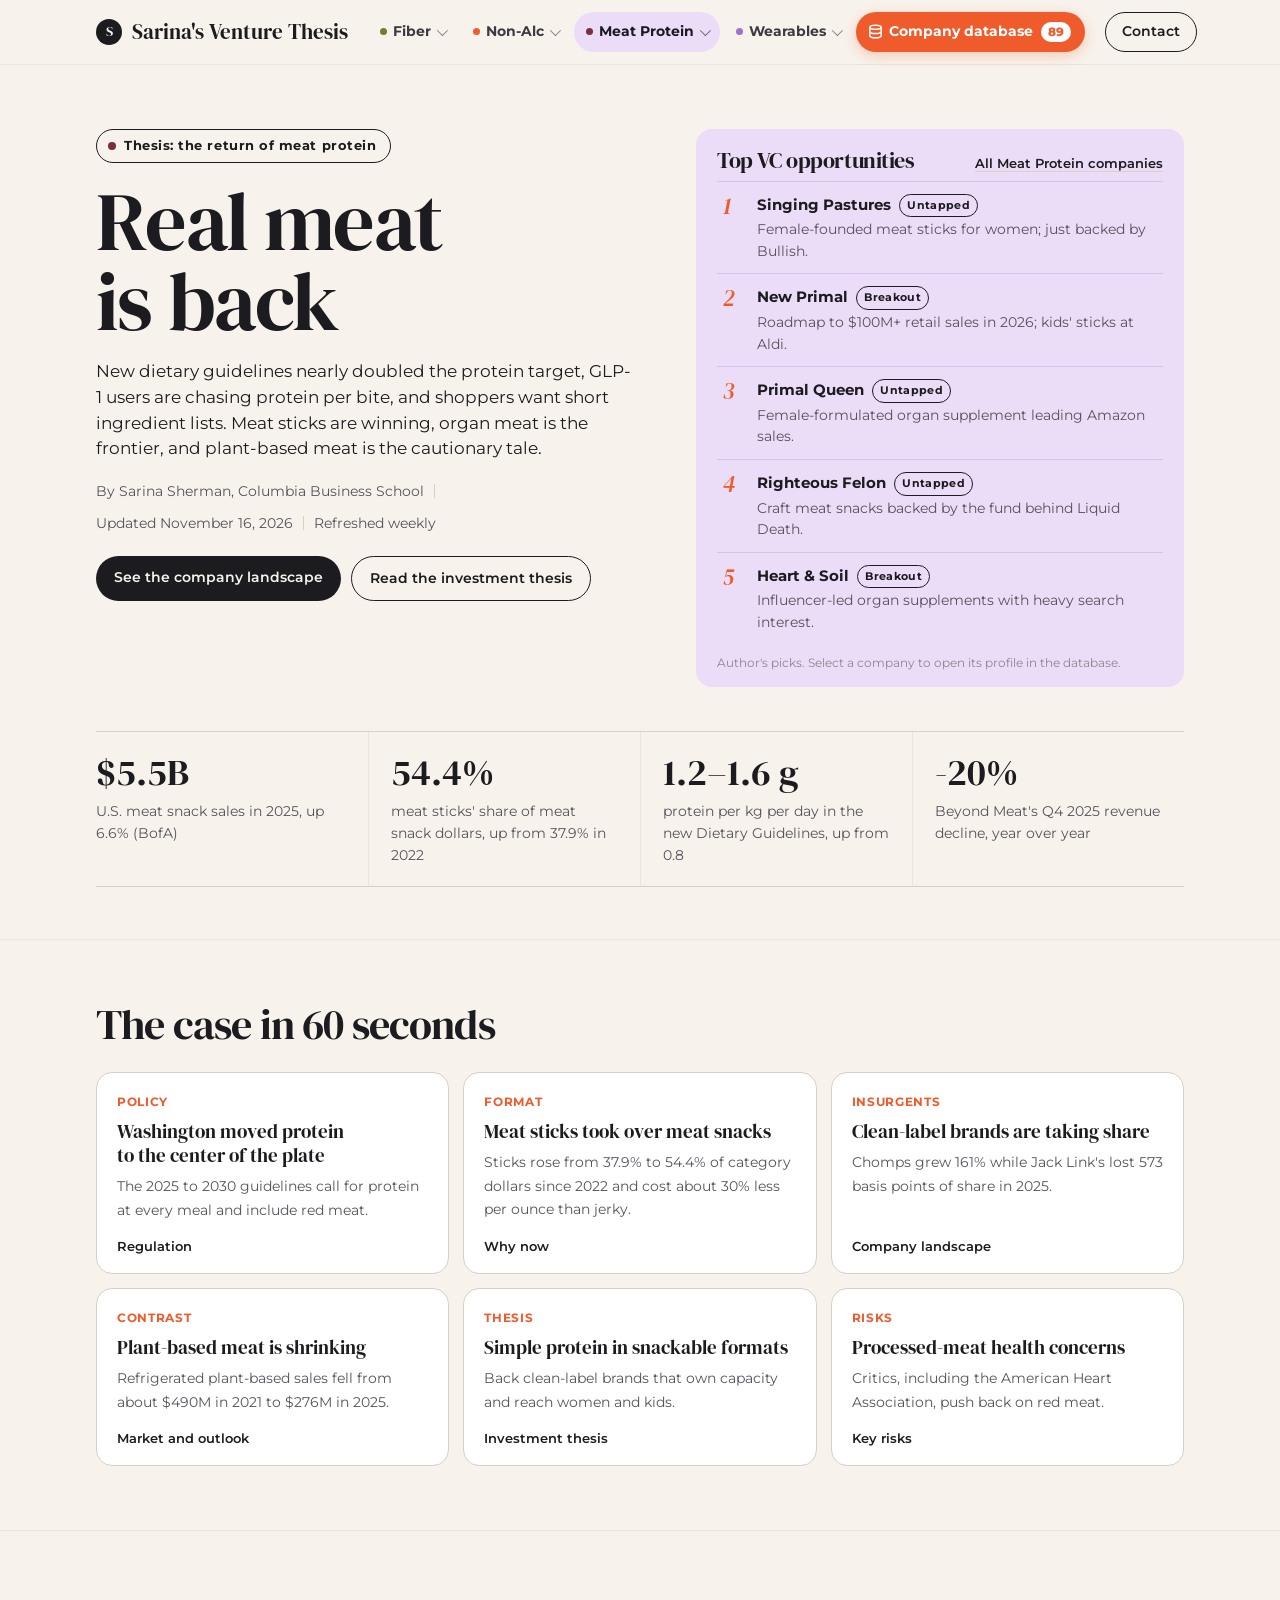
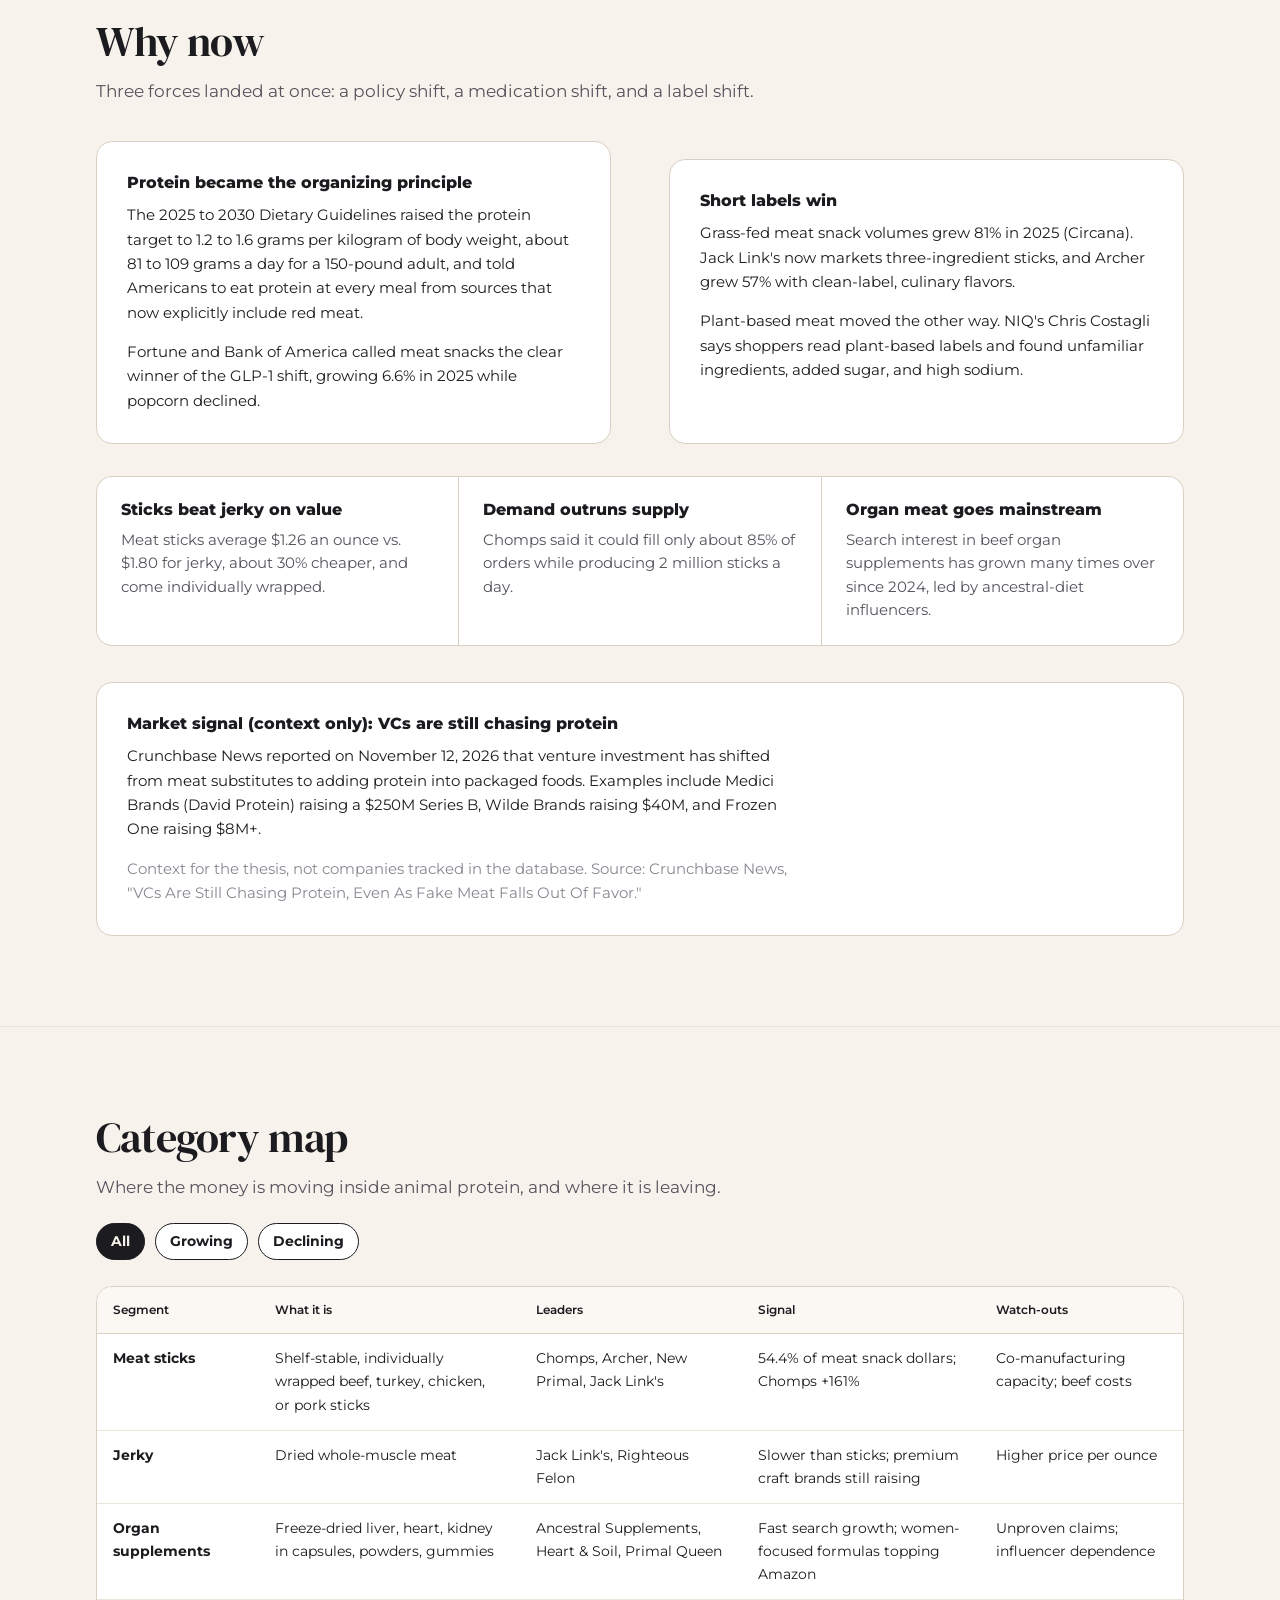
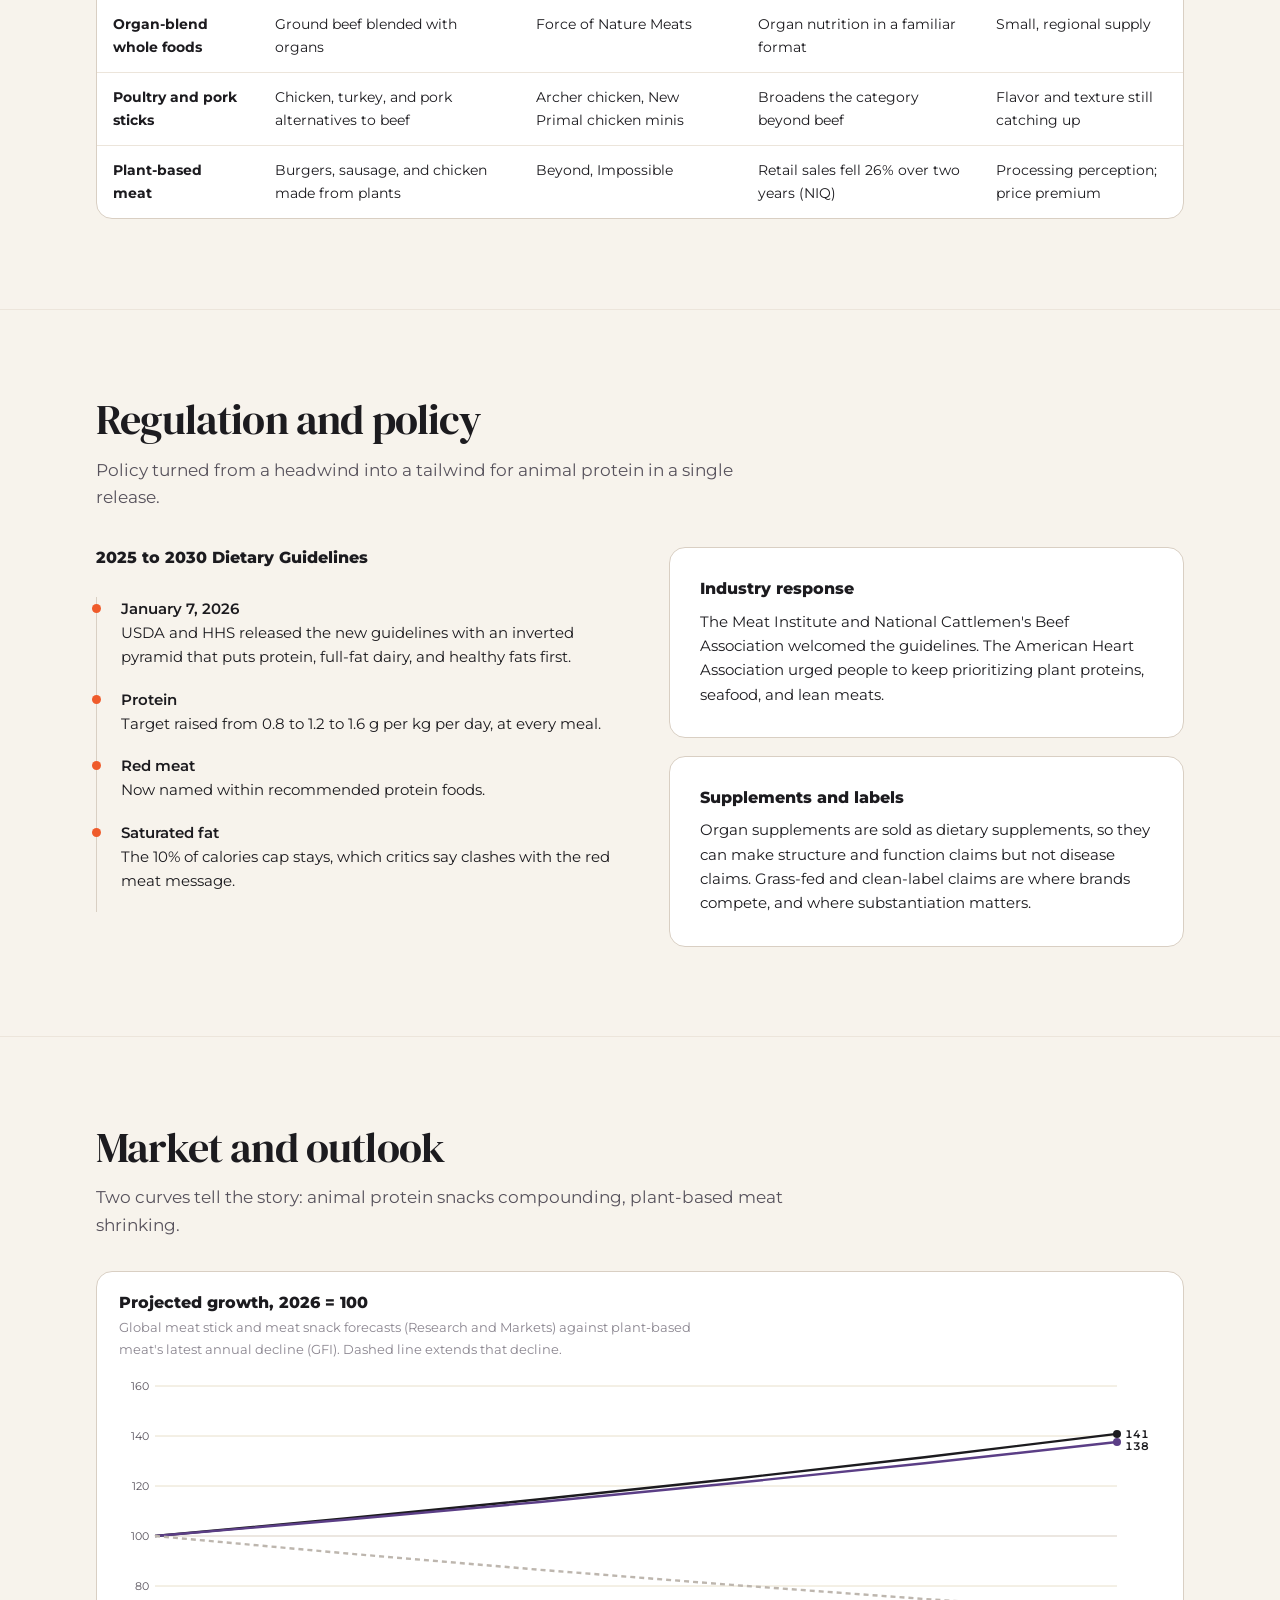
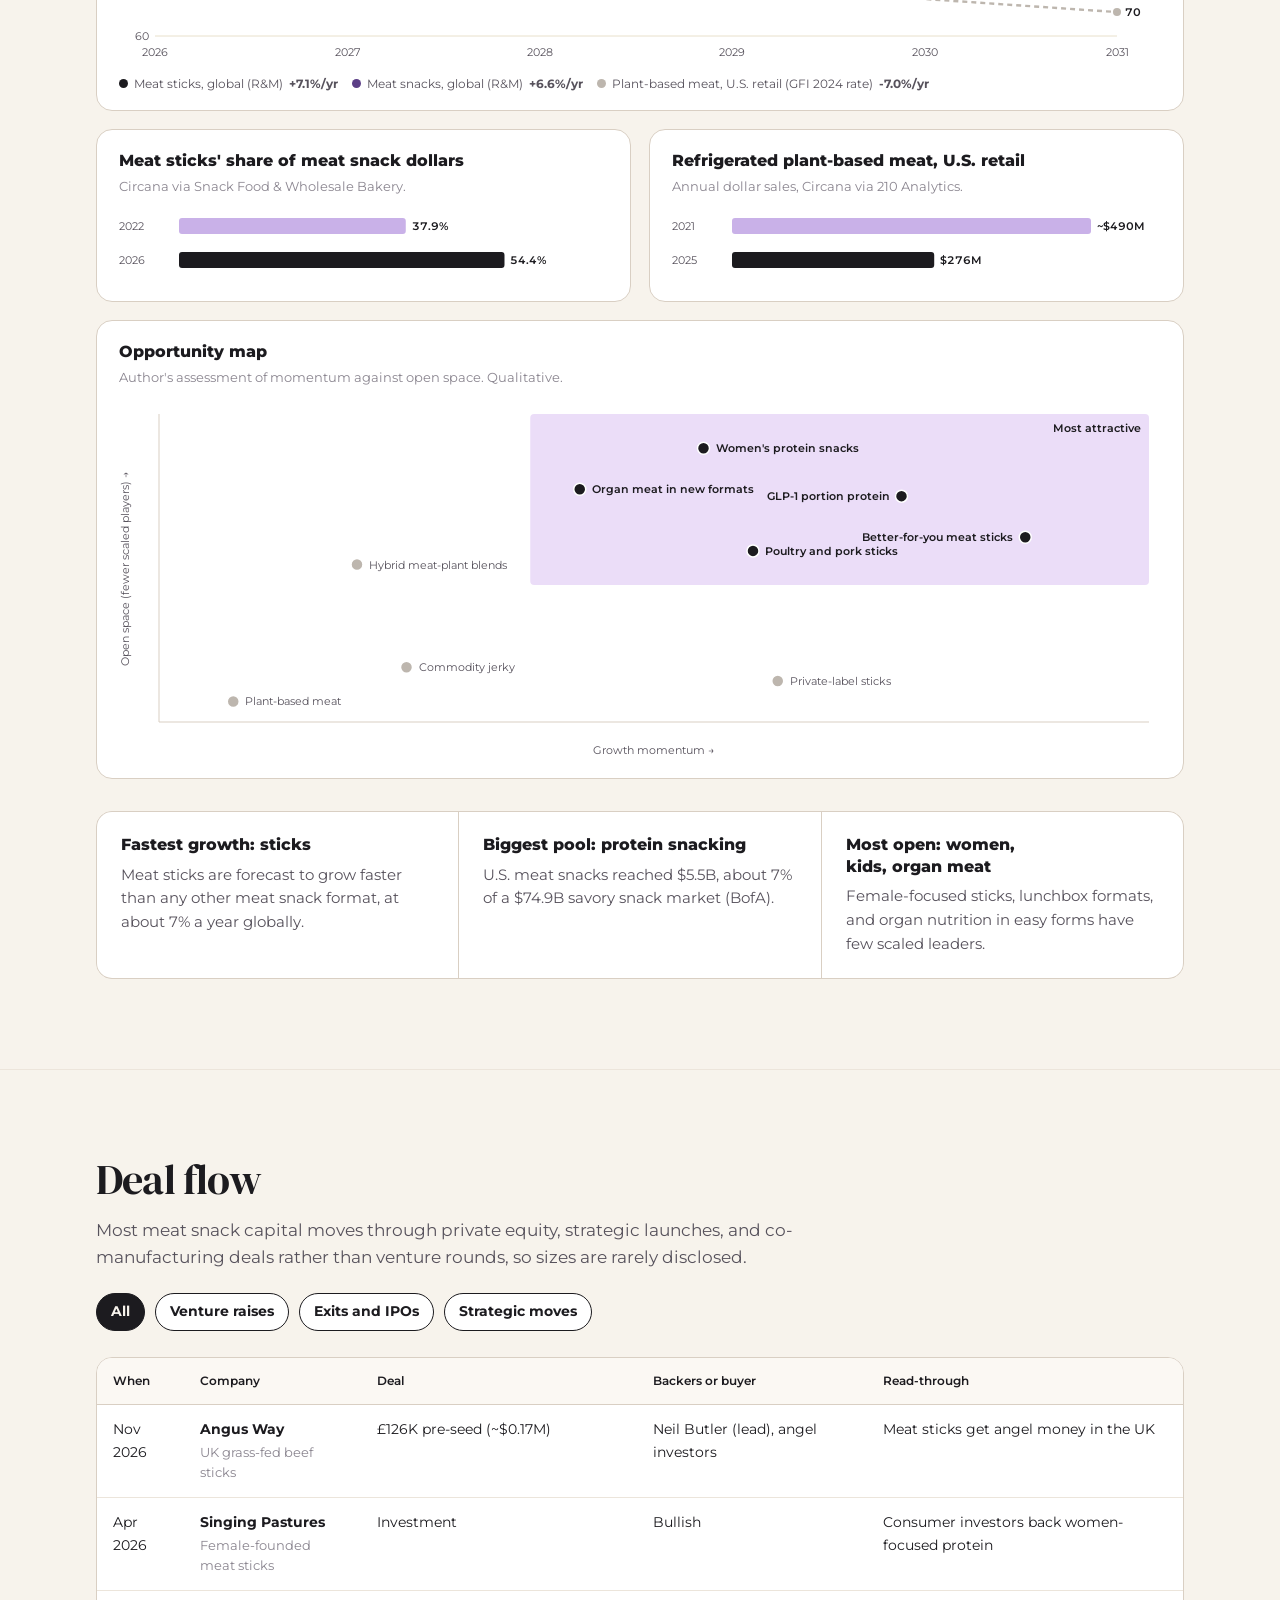
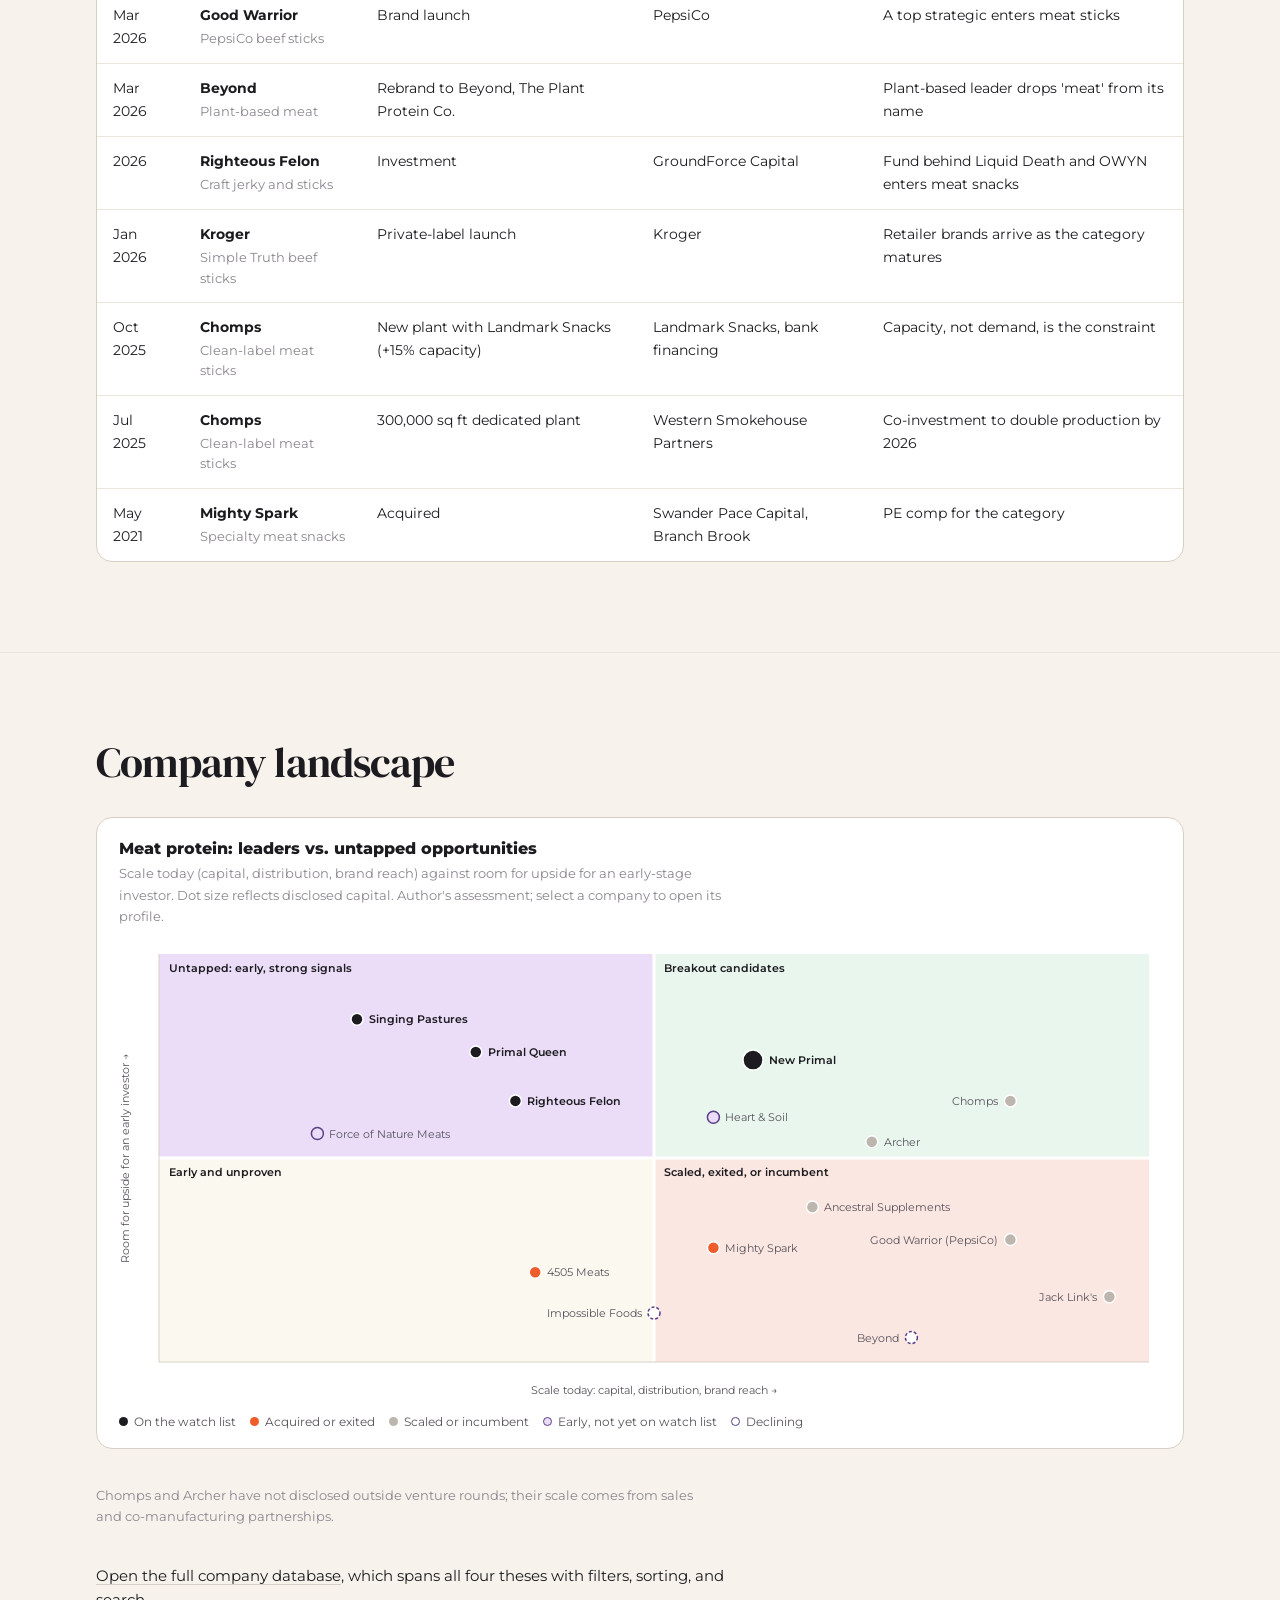
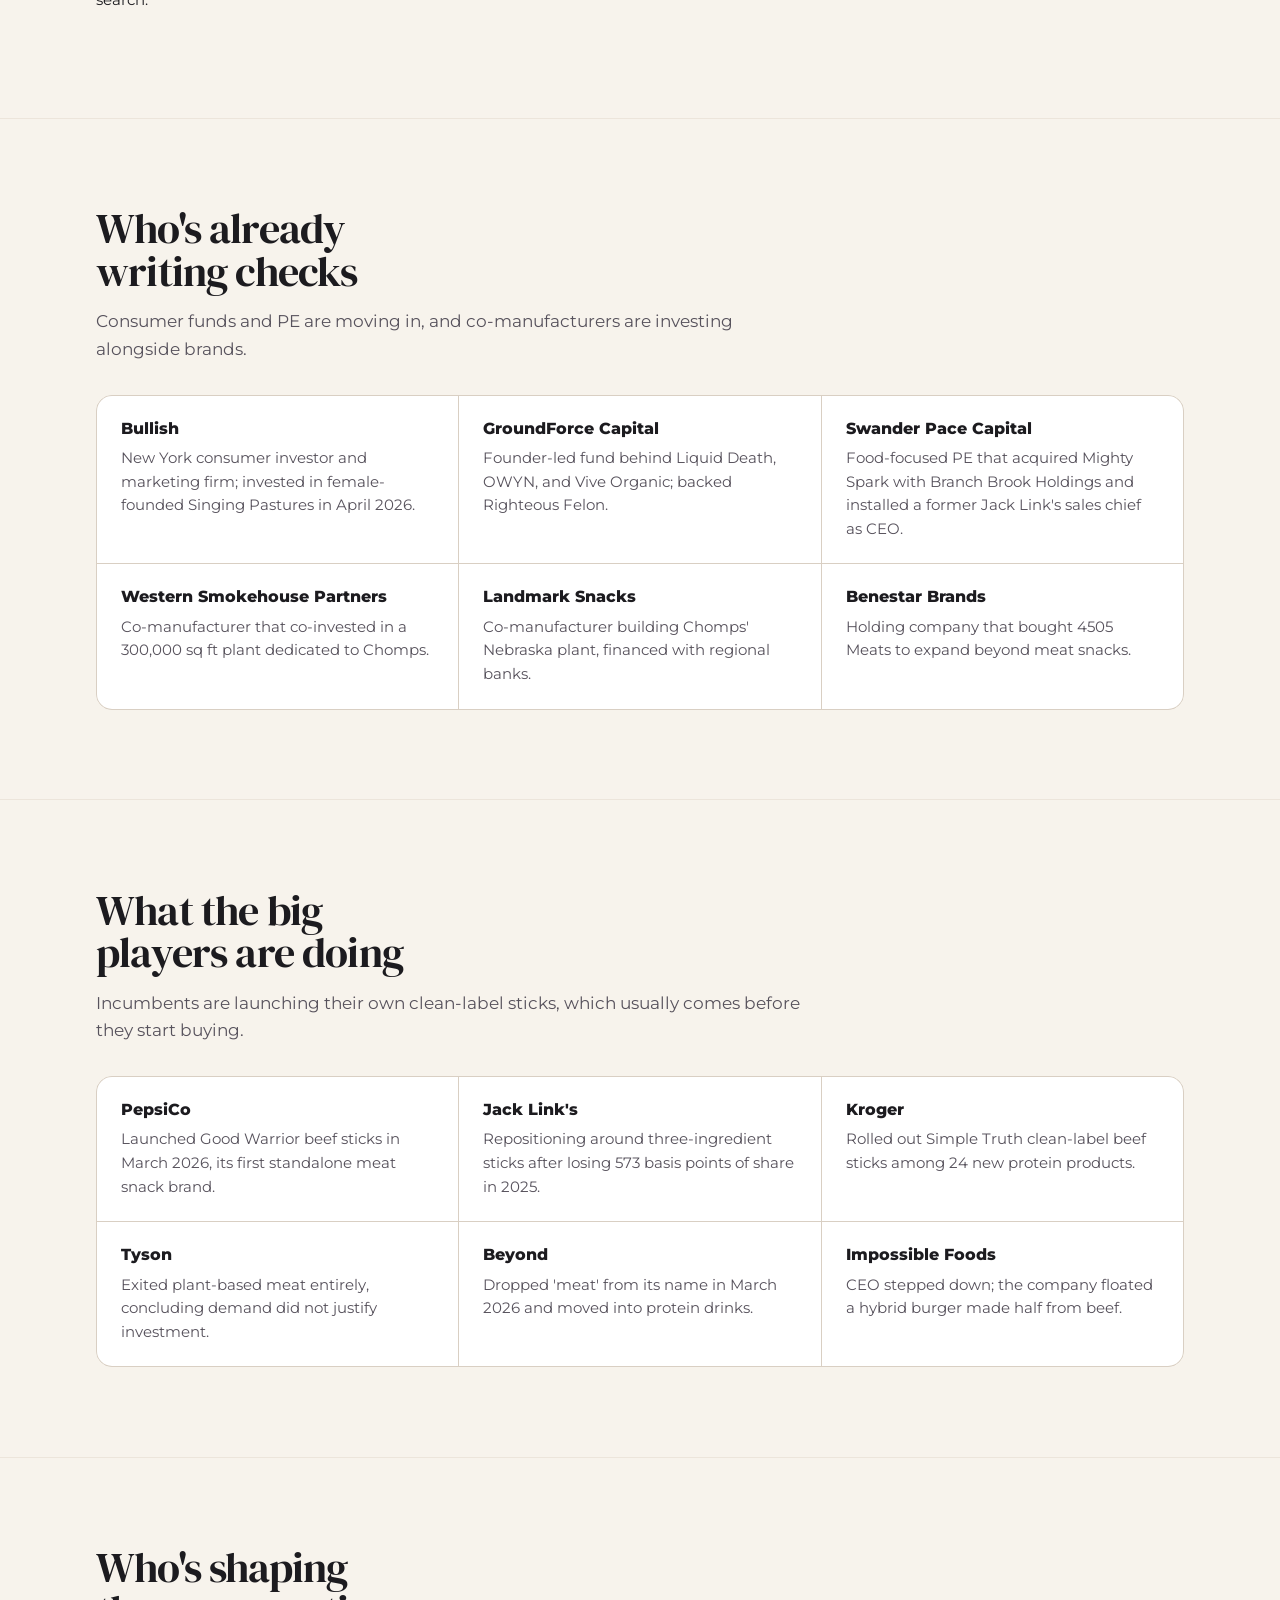
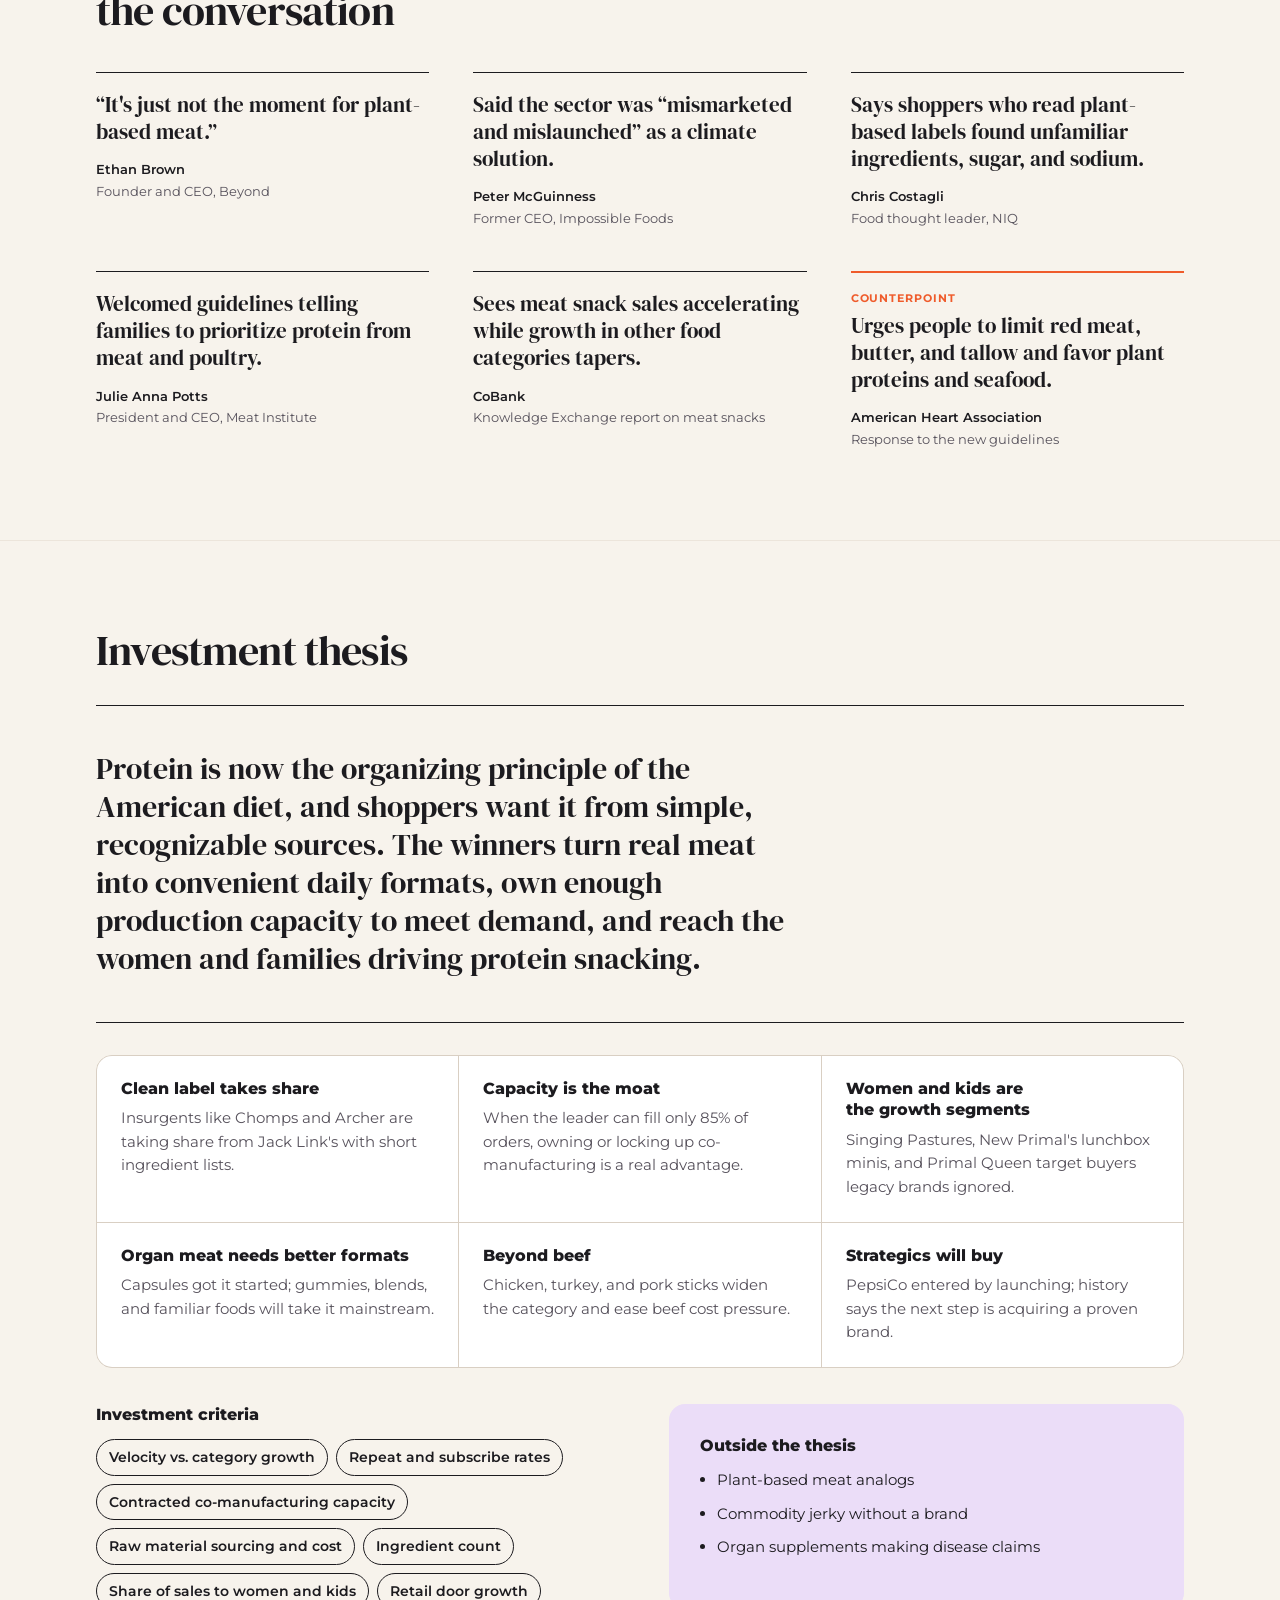
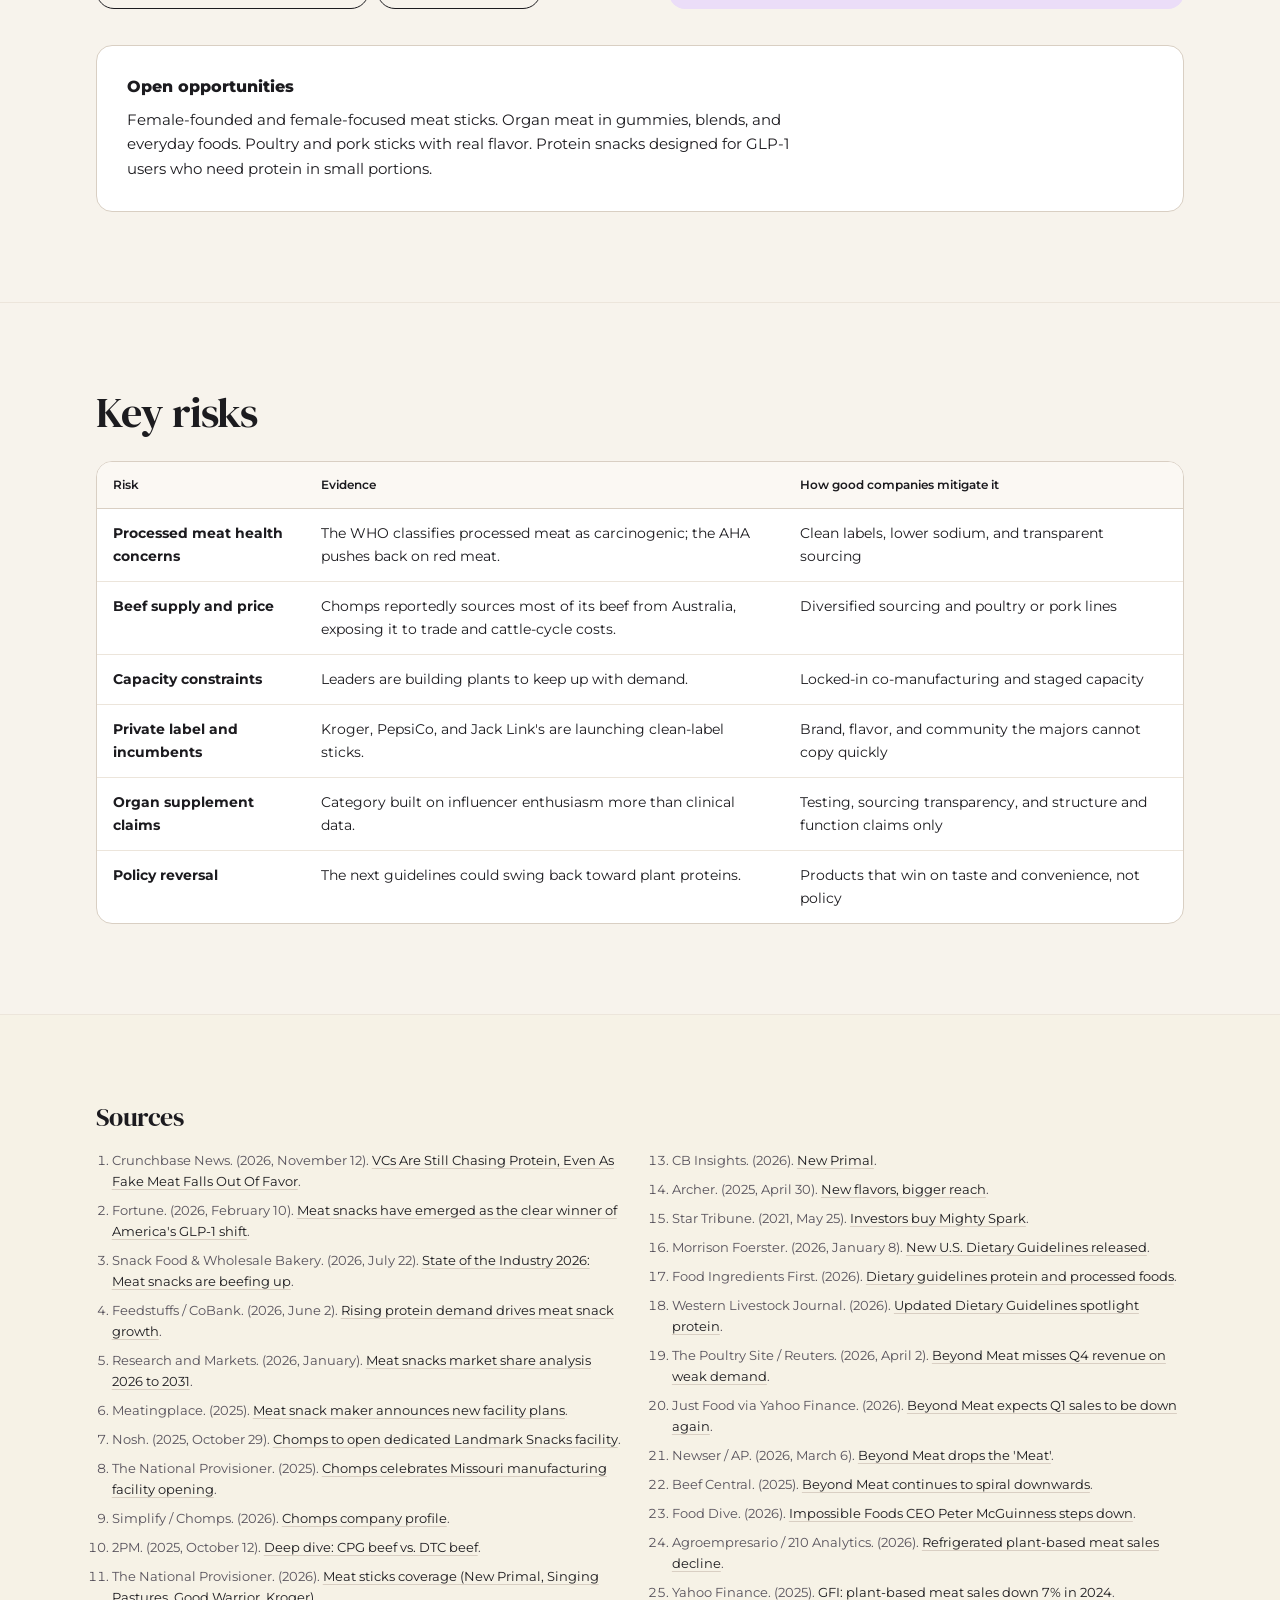
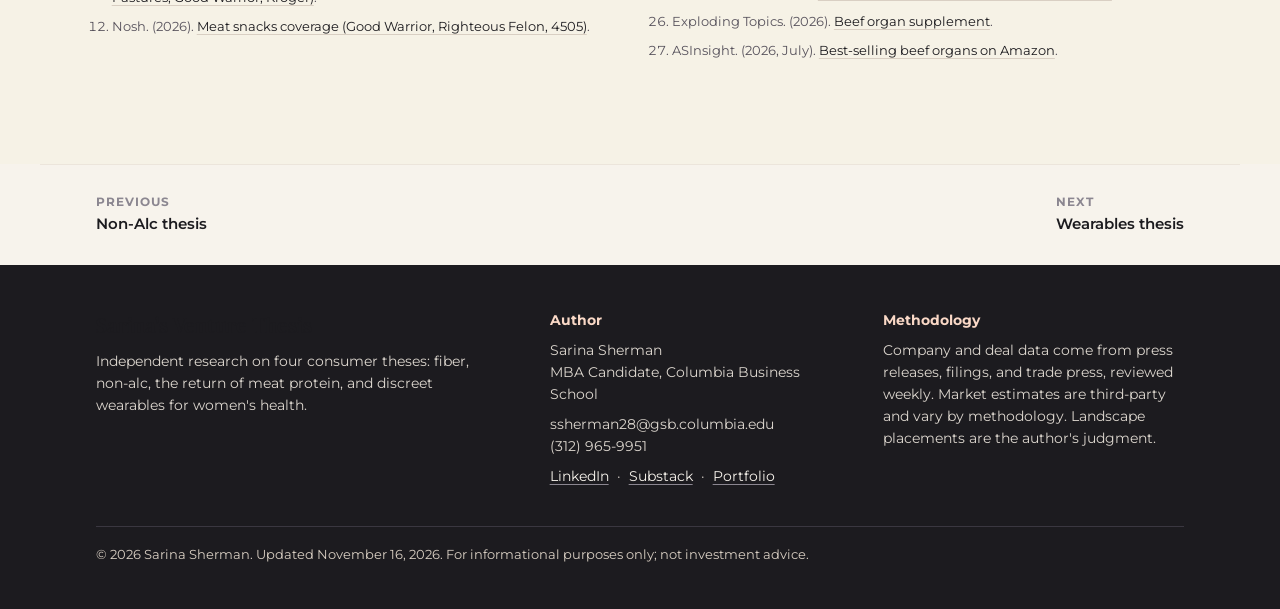
<file: docs/meat-protein.html>
<!DOCTYPE html>
<html lang="en">
<head>
<meta charset="UTF-8">
<meta name="viewport" content="width=device-width, initial-scale=1, viewport-fit=cover">
<title>Meat Protein Thesis | Sarina&#x27;s Venture Thesis</title>
<meta name="description" content="The return of real meat: meat sticks, organ meat, and the decline of plant-based meat.">
<meta property="og:title" content="Meat Protein Thesis | Sarina&#x27;s Venture Thesis">
<meta property="og:description" content="The return of real meat: meat sticks, organ meat, and the decline of plant-based meat.">
<link rel="icon" href="data:image/svg+xml,%3Csvg xmlns='http://www.w3.org/2000/svg' viewBox='0 0 32 32'%3E%3Ccircle cx='16' cy='16' r='16' fill='%23EF5B2B'/%3E%3Ctext x='16' y='22' text-anchor='middle' font-family='Arial' font-weight='bold' font-size='17' fill='%23FBF8EF'%3ES%3C/text%3E%3C/svg%3E">
<link rel="preconnect" href="https://fonts.googleapis.com"><link rel="preconnect" href="https://fonts.gstatic.com" crossorigin><link href="https://fonts.googleapis.com/css2?family=DM+Serif+Display:ital@0;1&family=Montserrat:wght@400;500;600;700;800&display=swap" rel="stylesheet">
<link rel="stylesheet" href="assets/site.css">
</head>
<body>
<nav class="bar" aria-label="Site">
  <div class="wrap">
    <a class="brand" href="./"><span class="mark">S</span><b>Sarina's Venture Thesis</b></a>
    <ul class="nav"><li><a class="top" data-dd href="fiber.html"><i class="dot" style="background:#6F7F2E"></i>Fiber<i class="chev"></i></a><ul class="menu"><li><span class="mhead">Fiber thesis</span></li><li><a href="fiber.html#summary">The case in 60 seconds</a></li><li><a href="fiber.html#science">The science</a></li><li><a href="fiber.html#types">Fiber types</a></li><li><a href="fiber.html#rules">Regulation</a></li><li><a href="fiber.html#market">Market size</a></li><li><a href="fiber.html#outlook">Growth outlook</a></li><li><a href="fiber.html#deals">Deal flow</a></li><li><a href="fiber.html#landscape">Company landscape</a></li><li><a href="fiber.html#funds">Active investors</a></li><li><a href="fiber.html#strategics">Strategic activity</a></li><li><a href="fiber.html#voices">Notable voices</a></li><li><a href="fiber.html#thesis">Investment thesis</a></li><li><a href="fiber.html#risks">Key risks</a></li><li><a href="fiber.html#sources">Sources</a></li></ul></li><li><a class="top" data-dd href="non-alc.html"><i class="dot" style="background:#EF5B2B"></i>Non-Alc<i class="chev"></i></a><ul class="menu"><li><span class="mhead">Non-Alc thesis</span></li><li><a href="non-alc.html#summary">The case in 60 seconds</a></li><li><a href="non-alc.html#context">Why now</a></li><li><a href="non-alc.html#segments">Category map</a></li><li><a href="non-alc.html#rules">Regulation</a></li><li><a href="non-alc.html#outlook">Market and outlook</a></li><li><a href="non-alc.html#deals">Deal flow</a></li><li><a href="non-alc.html#landscape">Company landscape</a></li><li><a href="non-alc.html#funds">Active investors</a></li><li><a href="non-alc.html#strategics">Strategic activity</a></li><li><a href="non-alc.html#voices">Notable voices</a></li><li><a href="non-alc.html#thesis">Investment thesis</a></li><li><a href="non-alc.html#risks">Key risks</a></li><li><a href="non-alc.html#sources">Sources</a></li></ul></li><li><a class="top" data-dd href="meat-protein.html" aria-current="page"><i class="dot" style="background:#7A2E3B"></i>Meat Protein<i class="chev"></i></a><ul class="menu"><li><span class="mhead">Meat Protein thesis</span></li><li><a href="meat-protein.html#summary">The case in 60 seconds</a></li><li><a href="meat-protein.html#context">Why now</a></li><li><a href="meat-protein.html#segments">Category map</a></li><li><a href="meat-protein.html#rules">Regulation</a></li><li><a href="meat-protein.html#outlook">Market and outlook</a></li><li><a href="meat-protein.html#deals">Deal flow</a></li><li><a href="meat-protein.html#landscape">Company landscape</a></li><li><a href="meat-protein.html#funds">Active investors</a></li><li><a href="meat-protein.html#strategics">Strategic activity</a></li><li><a href="meat-protein.html#voices">Notable voices</a></li><li><a href="meat-protein.html#thesis">Investment thesis</a></li><li><a href="meat-protein.html#risks">Key risks</a></li><li><a href="meat-protein.html#sources">Sources</a></li></ul></li><li><a class="top" data-dd href="wearables.html"><i class="dot" style="background:#9B72CF"></i>Wearables<i class="chev"></i></a><ul class="menu"><li><span class="mhead">Wearables thesis</span></li><li><a href="wearables.html#summary">The case in 60 seconds</a></li><li><a href="wearables.html#context">Why now</a></li><li><a href="wearables.html#segments">Category map</a></li><li><a href="wearables.html#rules">Regulation</a></li><li><a href="wearables.html#outlook">Market and outlook</a></li><li><a href="wearables.html#deals">Deal flow</a></li><li><a href="wearables.html#landscape">Company landscape</a></li><li><a href="wearables.html#funds">Active investors</a></li><li><a href="wearables.html#strategics">Strategic activity</a></li><li><a href="wearables.html#voices">Notable voices</a></li><li><a href="wearables.html#thesis">Investment thesis</a></li><li><a href="wearables.html#risks">Key risks</a></li><li><a href="wearables.html#sources">Sources</a></li></ul></li><li><a class="top dbtab" href="companies.html"><svg viewBox="0 0 16 16" aria-hidden="true"><ellipse cx="8" cy="3.5" rx="6" ry="2.2" fill="none" stroke="currentColor" stroke-width="1.6"/><path d="M2 3.5v9c0 1.2 2.7 2.2 6 2.2s6-1 6-2.2v-9M2 8c0 1.2 2.7 2.2 6 2.2s6-1 6-2.2" fill="none" stroke="currentColor" stroke-width="1.6"/></svg>Company database<span class="cnt">89</span></a></li></ul>
    <a class="navcta" href="./#about">Contact</a>
    <button class="navtoggle" id="navToggle" aria-expanded="false" aria-controls="mpanel">Menu</button>
  </div>
  <div class="wrap mpanel" id="mpanel" hidden><a href="./">Home</a><details><summary><i class="dot" style="background:#6F7F2E"></i>Fiber</summary><a href="fiber.html">Overview</a><a href="fiber.html#summary">The case in 60 seconds</a><a href="fiber.html#science">The science</a><a href="fiber.html#types">Fiber types</a><a href="fiber.html#rules">Regulation</a><a href="fiber.html#market">Market size</a><a href="fiber.html#outlook">Growth outlook</a><a href="fiber.html#deals">Deal flow</a><a href="fiber.html#landscape">Company landscape</a><a href="fiber.html#funds">Active investors</a><a href="fiber.html#strategics">Strategic activity</a><a href="fiber.html#voices">Notable voices</a><a href="fiber.html#thesis">Investment thesis</a><a href="fiber.html#risks">Key risks</a><a href="fiber.html#sources">Sources</a></details><details><summary><i class="dot" style="background:#EF5B2B"></i>Non-Alc</summary><a href="non-alc.html">Overview</a><a href="non-alc.html#summary">The case in 60 seconds</a><a href="non-alc.html#context">Why now</a><a href="non-alc.html#segments">Category map</a><a href="non-alc.html#rules">Regulation</a><a href="non-alc.html#outlook">Market and outlook</a><a href="non-alc.html#deals">Deal flow</a><a href="non-alc.html#landscape">Company landscape</a><a href="non-alc.html#funds">Active investors</a><a href="non-alc.html#strategics">Strategic activity</a><a href="non-alc.html#voices">Notable voices</a><a href="non-alc.html#thesis">Investment thesis</a><a href="non-alc.html#risks">Key risks</a><a href="non-alc.html#sources">Sources</a></details><details><summary><i class="dot" style="background:#7A2E3B"></i>Meat Protein</summary><a href="meat-protein.html">Overview</a><a href="meat-protein.html#summary">The case in 60 seconds</a><a href="meat-protein.html#context">Why now</a><a href="meat-protein.html#segments">Category map</a><a href="meat-protein.html#rules">Regulation</a><a href="meat-protein.html#outlook">Market and outlook</a><a href="meat-protein.html#deals">Deal flow</a><a href="meat-protein.html#landscape">Company landscape</a><a href="meat-protein.html#funds">Active investors</a><a href="meat-protein.html#strategics">Strategic activity</a><a href="meat-protein.html#voices">Notable voices</a><a href="meat-protein.html#thesis">Investment thesis</a><a href="meat-protein.html#risks">Key risks</a><a href="meat-protein.html#sources">Sources</a></details><details><summary><i class="dot" style="background:#9B72CF"></i>Wearables</summary><a href="wearables.html">Overview</a><a href="wearables.html#summary">The case in 60 seconds</a><a href="wearables.html#context">Why now</a><a href="wearables.html#segments">Category map</a><a href="wearables.html#rules">Regulation</a><a href="wearables.html#outlook">Market and outlook</a><a href="wearables.html#deals">Deal flow</a><a href="wearables.html#landscape">Company landscape</a><a href="wearables.html#funds">Active investors</a><a href="wearables.html#strategics">Strategic activity</a><a href="wearables.html#voices">Notable voices</a><a href="wearables.html#thesis">Investment thesis</a><a href="wearables.html#risks">Key risks</a><a href="wearables.html#sources">Sources</a></details><a class="mdb" href="companies.html">Company database (89 companies)</a><a href="./#about">Contact</a></div>
</nav>
<main id="top">
<div class="wrap">
<header class="hero">
  <div>
    <span class="eyebrow"><i style="background:#7A2E3B"></i>Thesis: the return of meat protein</span>
    <h1>Real meat is back</h1>
    <p class="sub">New dietary guidelines nearly doubled the protein target, GLP-1 users are chasing protein per bite, and shoppers want short ingredient lists. Meat sticks are winning, organ meat is the frontier, and plant-based meat is the cautionary tale.</p>
    <p class="meta"><span>By Sarina Sherman, Columbia Business School</span><span class="sep"></span><span>Updated November 16, 2026</span><span class="sep"></span><span>Refreshed weekly</span></p>
    <div class="ctas"><a class="p" href="#landscape">See the company landscape</a><a class="s" href="#thesis">Read the investment thesis</a></div>
  </div>
  <aside class="topops" aria-labelledby="topopsT">
    <div class="topops-head"><h2 id="topopsT">Top VC opportunities</h2><a href="companies.html#t-meat" class="seeall">All Meat Protein companies</a></div>
    <ol><li><a class="opp" href="companies.html#co-singing-pastures"><span class="rk">1</span><span class="ob"><strong>Singing Pastures</strong><span class="tag">Untapped</span><em>Female-founded meat sticks for women; just backed by Bullish.</em></span></a></li><li><a class="opp" href="companies.html#co-new-primal"><span class="rk">2</span><span class="ob"><strong>New Primal</strong><span class="tag">Breakout</span><em>Roadmap to $100M+ retail sales in 2026; kids' sticks at Aldi.</em></span></a></li><li><a class="opp" href="companies.html#co-primal-queen"><span class="rk">3</span><span class="ob"><strong>Primal Queen</strong><span class="tag">Untapped</span><em>Female-formulated organ supplement leading Amazon sales.</em></span></a></li><li><a class="opp" href="companies.html#co-righteous-felon"><span class="rk">4</span><span class="ob"><strong>Righteous Felon</strong><span class="tag">Untapped</span><em>Craft meat snacks backed by the fund behind Liquid Death.</em></span></a></li><li><a class="opp" href="companies.html#co-heart-soil"><span class="rk">5</span><span class="ob"><strong>Heart &amp; Soil</strong><span class="tag">Breakout</span><em>Influencer-led organ supplements with heavy search interest.</em></span></a></li></ol>
    <p class="topops-note">Author's picks. Select a company to open its profile in the database.</p>
  </aside>
</header>
<div class="facts"><div><b>$5.5B</b><span>U.S. meat snack sales in 2025, up 6.6% (BofA)</span></div><div><b>54.4%</b><span>meat sticks' share of meat snack dollars, up from 37.9% in 2022</span></div><div><b>1.2–1.6 g</b><span>protein per kg per day in the new Dietary Guidelines, up from 0.8</span></div><div><b>-20%</b><span>Beyond Meat's Q4 2025 revenue decline, year over year</span></div></div>
</div>
<section id="summary" class="summary">
<div class="wrap">
  <h2>The case in 60 seconds</h2>
  
<div class="sumgrid"><a class="sumcard" href="#rules"><span class="sumk">Policy</span><h3>Washington moved protein to the center of the plate</h3><p>The 2025 to 2030 guidelines call for protein at every meal and include red meat.</p><span class="go">Regulation</span></a><a class="sumcard" href="#context"><span class="sumk">Format</span><h3>Meat sticks took over meat snacks</h3><p>Sticks rose from 37.9% to 54.4% of category dollars since 2022 and cost about 30% less per ounce than jerky.</p><span class="go">Why now</span></a><a class="sumcard" href="#landscape"><span class="sumk">Insurgents</span><h3>Clean-label brands are taking share</h3><p>Chomps grew 161% while Jack Link's lost 573 basis points of share in 2025.</p><span class="go">Company landscape</span></a><a class="sumcard" href="#outlook"><span class="sumk">Contrast</span><h3>Plant-based meat is shrinking</h3><p>Refrigerated plant-based sales fell from about $490M in 2021 to $276M in 2025.</p><span class="go">Market and outlook</span></a><a class="sumcard" href="#thesis"><span class="sumk">Thesis</span><h3>Simple protein in snackable formats</h3><p>Back clean-label brands that own capacity and reach women and kids.</p><span class="go">Investment thesis</span></a><a class="sumcard" href="#risks"><span class="sumk">Risks</span><h3>Processed-meat health concerns</h3><p>Critics, including the American Heart Association, push back on red meat.</p><span class="go">Key risks</span></a></div>
</div>
</section>
<section id="context">
<div class="wrap">
  <h2>Why now</h2>
  <p class="lede">Three forces landed at once: a policy shift, a medication shift, and a label shift.</p>
<div class="two"><div class="callout"><h3>Protein became the organizing principle</h3><p>The 2025 to 2030 Dietary Guidelines raised the protein target to 1.2 to 1.6 grams per kilogram of body weight, about 81 to 109 grams a day for a 150-pound adult, and told Americans to eat protein at every meal from sources that now explicitly include red meat.</p><p>Fortune and Bank of America called meat snacks the clear winner of the GLP-1 shift, growing 6.6% in 2025 while popcorn declined.</p></div><div class="callout"><h3>Short labels win</h3><p>Grass-fed meat snack volumes grew 81% in 2025 (Circana). Jack Link's now markets three-ingredient sticks, and Archer grew 57% with clean-label, culinary flavors.</p><p>Plant-based meat moved the other way. NIQ's Chris Costagli says shoppers read plant-based labels and found unfamiliar ingredients, added sugar, and high sodium.</p></div></div><div class="cards"><div class="card"><h3>Sticks beat jerky on value</h3><p>Meat sticks average $1.26 an ounce vs. $1.80 for jerky, about 30% cheaper, and come individually wrapped.</p></div><div class="card"><h3>Demand outruns supply</h3><p>Chomps said it could fill only about 85% of orders while producing 2 million sticks a day.</p></div><div class="card"><h3>Organ meat goes mainstream</h3><p>Search interest in beef organ supplements has grown many times over since 2024, led by ancestral-diet influencers.</p></div></div><div class="callout mt"><h3>Market signal (context only): VCs are still chasing protein</h3><p>Crunchbase News reported on November 12, 2026 that venture investment has shifted from meat substitutes to adding protein into packaged foods. Examples include Medici Brands (David Protein) raising a $250M Series B, Wilde Brands raising $40M, and Frozen One raising $8M+.</p><p class="note">Context for the thesis, not companies tracked in the database. Source: Crunchbase News, "VCs Are Still Chasing Protein, Even As Fake Meat Falls Out Of Favor."</p></div>
</div>
</section>
<section id="segments">
<div class="wrap">
  <h2>Category map</h2>
  <p class="lede">Where the money is moving inside animal protein, and where it is leaving.</p>
<div class="controls" role="group" aria-label="Filter segments"><button class="flt" data-g="seg" data-f="all" aria-pressed="true">All</button><button class="flt" data-g="seg" data-f="growth" aria-pressed="false">Growing</button><button class="flt" data-g="seg" data-f="decline" aria-pressed="false">Declining</button></div><div class="tbl"><table style="min-width:860px" data-fg="seg"><thead><tr><th>Segment</th><th>What it is</th><th>Leaders</th><th>Signal</th><th>Watch-outs</th></tr></thead><tbody><tr data-tags="growth"><td><strong>Meat sticks</strong></td><td>Shelf-stable, individually wrapped beef, turkey, chicken, or pork sticks</td><td>Chomps, Archer, New Primal, Jack Link's</td><td>54.4% of meat snack dollars; Chomps +161%</td><td>Co-manufacturing capacity; beef costs</td></tr><tr data-tags="growth"><td><strong>Jerky</strong></td><td>Dried whole-muscle meat</td><td>Jack Link's, Righteous Felon</td><td>Slower than sticks; premium craft brands still raising</td><td>Higher price per ounce</td></tr><tr data-tags="growth"><td><strong>Organ supplements</strong></td><td>Freeze-dried liver, heart, kidney in capsules, powders, gummies</td><td>Ancestral Supplements, Heart & Soil, Primal Queen</td><td>Fast search growth; women-focused formulas topping Amazon</td><td>Unproven claims; influencer dependence</td></tr><tr data-tags="growth"><td><strong>Organ-blend whole foods</strong></td><td>Ground beef blended with organs</td><td>Force of Nature Meats</td><td>Organ nutrition in a familiar format</td><td>Small, regional supply</td></tr><tr data-tags="growth"><td><strong>Poultry and pork sticks</strong></td><td>Chicken, turkey, and pork alternatives to beef</td><td>Archer chicken, New Primal chicken minis</td><td>Broadens the category beyond beef</td><td>Flavor and texture still catching up</td></tr><tr data-tags="decline"><td><strong>Plant-based meat</strong></td><td>Burgers, sausage, and chicken made from plants</td><td>Beyond, Impossible</td><td>Retail sales fell 26% over two years (NIQ)</td><td>Processing perception; price premium</td></tr></tbody></table></div>
</div>
</section>
<section id="rules">
<div class="wrap">
  <h2>Regulation and policy</h2>
  <p class="lede">Policy turned from a headwind into a tailwind for animal protein in a single release.</p>
<div class="two"><div><h3>2025 to 2030 Dietary Guidelines</h3><ul class="tl"><li><b>January 7, 2026</b>USDA and HHS released the new guidelines with an inverted pyramid that puts protein, full-fat dairy, and healthy fats first.</li><li><b>Protein</b>Target raised from 0.8 to 1.2 to 1.6 g per kg per day, at every meal.</li><li><b>Red meat</b>Now named within recommended protein foods.</li><li><b>Saturated fat</b>The 10% of calories cap stays, which critics say clashes with the red meat message.</li></ul></div><div><div class="callout"><h3>Industry response</h3><p>The Meat Institute and National Cattlemen's Beef Association welcomed the guidelines. The American Heart Association urged people to keep prioritizing plant proteins, seafood, and lean meats.</p></div><div class="callout"><h3>Supplements and labels</h3><p>Organ supplements are sold as dietary supplements, so they can make structure and function claims but not disease claims. Grass-fed and clean-label claims are where brands compete, and where substantiation matters.</p></div></div></div>
</div>
</section>
<section id="outlook">
<div class="wrap">
  <h2>Market and outlook</h2>
  <p class="lede">Two curves tell the story: animal protein snacks compounding, plant-based meat shrinking.</p>
<div class="chartgrid"><figure class="chart wide"><figcaption><h3>Projected growth, 2026 = 100</h3><p>Global meat stick and meat snack forecasts (Research and Markets) against plant-based meat's latest annual decline (GFI). Dashed line extends that decline.</p></figcaption><div id="chMeatIdx" class="chartbox"></div><div class="legend" id="lgMeat"></div></figure><figure class="chart"><figcaption><h3>Meat sticks' share of meat snack dollars</h3><p>Circana via Snack Food & Wholesale Bakery.</p></figcaption><div id="chMeatShare" class="chartbox"></div></figure><figure class="chart"><figcaption><h3>Refrigerated plant-based meat, U.S. retail</h3><p>Annual dollar sales, Circana via 210 Analytics.</p></figcaption><div id="chMeatPB" class="chartbox"></div></figure><figure class="chart wide"><figcaption><h3>Opportunity map</h3><p>Author's assessment of momentum against open space. Qualitative.</p></figcaption><div id="chMeatOpp" class="chartbox"></div></figure></div><div class="cards"><div class="card"><h3>Fastest growth: sticks</h3><p>Meat sticks are forecast to grow faster than any other meat snack format, at about 7% a year globally.</p></div><div class="card"><h3>Biggest pool: protein snacking</h3><p>U.S. meat snacks reached $5.5B, about 7% of a $74.9B savory snack market (BofA).</p></div><div class="card"><h3>Most open: women, kids, organ meat</h3><p>Female-focused sticks, lunchbox formats, and organ nutrition in easy forms have few scaled leaders.</p></div></div>
</div>
</section>
<section id="deals">
<div class="wrap">
  <h2>Deal flow</h2>
  <p class="lede">Most meat snack capital moves through private equity, strategic launches, and co-manufacturing deals rather than venture rounds, so sizes are rarely disclosed.</p>
<div class="controls" role="group" aria-label="Filter deals"><button class="flt" data-g="deals" data-f="all" aria-pressed="true">All</button><button class="flt" data-g="deals" data-f="raise" aria-pressed="false">Venture raises</button><button class="flt" data-g="deals" data-f="exit" aria-pressed="false">Exits and IPOs</button><button class="flt" data-g="deals" data-f="strategic" aria-pressed="false">Strategic moves</button></div><div class="tbl"><table style="min-width:860px" data-fg="deals"><thead><tr><th>When</th><th>Company</th><th>Deal</th><th>Backers or buyer</th><th>Read-through</th></tr></thead><tbody><tr data-tags="raise"><td>Nov 2026</td><td><strong>Angus Way</strong><span class="sub">UK grass-fed beef sticks</span></td><td>£126K pre-seed (~$0.17M)</td><td>Neil Butler (lead), angel investors</td><td>Meat sticks get angel money in the UK</td></tr><tr data-tags="raise"><td>Apr 2026</td><td><strong>Singing Pastures</strong><span class="sub">Female-founded meat sticks</span></td><td>Investment</td><td>Bullish</td><td>Consumer investors back women-focused protein</td></tr><tr data-tags="strategic"><td>Mar 2026</td><td><strong>Good Warrior</strong><span class="sub">PepsiCo beef sticks</span></td><td>Brand launch</td><td>PepsiCo</td><td>A top strategic enters meat sticks</td></tr><tr data-tags="strategic"><td>Mar 2026</td><td><strong>Beyond</strong><span class="sub">Plant-based meat</span></td><td>Rebrand to Beyond, The Plant Protein Co.</td><td></td><td>Plant-based leader drops &#x27;meat&#x27; from its name</td></tr><tr data-tags="raise"><td>2026</td><td><strong>Righteous Felon</strong><span class="sub">Craft jerky and sticks</span></td><td>Investment</td><td>GroundForce Capital</td><td>Fund behind Liquid Death and OWYN enters meat snacks</td></tr><tr data-tags="strategic"><td>Jan 2026</td><td><strong>Kroger</strong><span class="sub">Simple Truth beef sticks</span></td><td>Private-label launch</td><td>Kroger</td><td>Retailer brands arrive as the category matures</td></tr><tr data-tags="strategic"><td>Oct 2025</td><td><strong>Chomps</strong><span class="sub">Clean-label meat sticks</span></td><td>New plant with Landmark Snacks (+15% capacity)</td><td>Landmark Snacks, bank financing</td><td>Capacity, not demand, is the constraint</td></tr><tr data-tags="strategic"><td>Jul 2025</td><td><strong>Chomps</strong><span class="sub">Clean-label meat sticks</span></td><td>300,000 sq ft dedicated plant</td><td>Western Smokehouse Partners</td><td>Co-investment to double production by 2026</td></tr><tr data-tags="exit"><td>May 2021</td><td><strong>Mighty Spark</strong><span class="sub">Specialty meat snacks</span></td><td>Acquired</td><td>Swander Pace Capital, Branch Brook</td><td>PE comp for the category</td></tr></tbody></table></div>
</div>
</section>
<section id="landscape">
<div class="wrap">
  <h2>Company landscape</h2>
  
<div class="chartgrid"><figure class="chart wide"><figcaption><h3>Meat protein: leaders vs. untapped opportunities</h3><p>Scale today (capital, distribution, brand reach) against room for upside for an early-stage investor. Dot size reflects disclosed capital. Author's assessment; select a company to open its profile.</p></figcaption><div id="chLand" class="chartbox"></div><div class="legend"><span><i style="background:#1C1B1F"></i>On the watch list</span><span><i style="background:#EF5B2B"></i>Acquired or exited</span><span><i style="background:#BDB6AE"></i>Scaled or incumbent</span><span><i style="background:#EBDDF8;border:1px solid #5B3E86"></i>Early, not yet on watch list</span><span><i style="background:#FFFFFF;border:1px solid #5B3E86"></i>Declining</span></div></figure></div><p class="note mt">Chomps and Archer have not disclosed outside venture rounds; their scale comes from sales and co-manufacturing partnerships.</p><p class="mt"><a href="companies.html">Open the full company database</a>, which spans all four theses with filters, sorting, and search.</p>
</div>
</section>
<section id="funds">
<div class="wrap">
  <h2>Who's already writing checks</h2>
  <p class="lede">Consumer funds and PE are moving in, and co-manufacturers are investing alongside brands.</p>
<div class="cards"><div class="card"><h3>Bullish</h3><p>New York consumer investor and marketing firm; invested in female-founded Singing Pastures in April 2026.</p></div><div class="card"><h3>GroundForce Capital</h3><p>Founder-led fund behind Liquid Death, OWYN, and Vive Organic; backed Righteous Felon.</p></div><div class="card"><h3>Swander Pace Capital</h3><p>Food-focused PE that acquired Mighty Spark with Branch Brook Holdings and installed a former Jack Link's sales chief as CEO.</p></div><div class="card"><h3>Western Smokehouse Partners</h3><p>Co-manufacturer that co-invested in a 300,000 sq ft plant dedicated to Chomps.</p></div><div class="card"><h3>Landmark Snacks</h3><p>Co-manufacturer building Chomps' Nebraska plant, financed with regional banks.</p></div><div class="card"><h3>Benestar Brands</h3><p>Holding company that bought 4505 Meats to expand beyond meat snacks.</p></div></div>
</div>
</section>
<section id="strategics">
<div class="wrap">
  <h2>What the big players are doing</h2>
  <p class="lede">Incumbents are launching their own clean-label sticks, which usually comes before they start buying.</p>
<div class="cards"><div class="card"><h3>PepsiCo</h3><p>Launched Good Warrior beef sticks in March 2026, its first standalone meat snack brand.</p></div><div class="card"><h3>Jack Link's</h3><p>Repositioning around three-ingredient sticks after losing 573 basis points of share in 2025.</p></div><div class="card"><h3>Kroger</h3><p>Rolled out Simple Truth clean-label beef sticks among 24 new protein products.</p></div><div class="card"><h3>Tyson</h3><p>Exited plant-based meat entirely, concluding demand did not justify investment.</p></div><div class="card"><h3>Beyond</h3><p>Dropped 'meat' from its name in March 2026 and moved into protein drinks.</p></div><div class="card"><h3>Impossible Foods</h3><p>CEO stepped down; the company floated a hybrid burger made half from beef.</p></div></div>
</div>
</section>
<section id="voices">
<div class="wrap">
  <h2>Who's shaping the conversation</h2>
  
<div class="voices"><figure class="voice"><blockquote>“It's just not the moment for plant-based meat.”</blockquote><figcaption><strong>Ethan Brown</strong>Founder and CEO, Beyond</figcaption></figure><figure class="voice"><blockquote>Said the sector was “mismarketed and mislaunched” as a climate solution.</blockquote><figcaption><strong>Peter McGuinness</strong>Former CEO, Impossible Foods</figcaption></figure><figure class="voice"><blockquote>Says shoppers who read plant-based labels found unfamiliar ingredients, sugar, and sodium.</blockquote><figcaption><strong>Chris Costagli</strong>Food thought leader, NIQ</figcaption></figure><figure class="voice"><blockquote>Welcomed guidelines telling families to prioritize protein from meat and poultry.</blockquote><figcaption><strong>Julie Anna Potts</strong>President and CEO, Meat Institute</figcaption></figure><figure class="voice"><blockquote>Sees meat snack sales accelerating while growth in other food categories tapers.</blockquote><figcaption><strong>CoBank</strong>Knowledge Exchange report on meat snacks</figcaption></figure><figure class="voice contra"><blockquote>Urges people to limit red meat, butter, and tallow and favor plant proteins and seafood.</blockquote><figcaption><strong>American Heart Association</strong>Response to the new guidelines</figcaption></figure></div>
</div>
</section>
<section id="thesis">
<div class="wrap">
  <h2>Investment thesis</h2>
  
<div class="thesis-box"><p>Protein is now the organizing principle of the American diet, and shoppers want it from simple, recognizable sources. The winners turn real meat into convenient daily formats, own enough production capacity to meet demand, and reach the women and families driving protein snacking.</p></div><div class="plays"><div class="card"><h3>Clean label takes share</h3><p>Insurgents like Chomps and Archer are taking share from Jack Link's with short ingredient lists.</p></div><div class="card"><h3>Capacity is the moat</h3><p>When the leader can fill only 85% of orders, owning or locking up co-manufacturing is a real advantage.</p></div><div class="card"><h3>Women and kids are the growth segments</h3><p>Singing Pastures, New Primal's lunchbox minis, and Primal Queen target buyers legacy brands ignored.</p></div><div class="card"><h3>Organ meat needs better formats</h3><p>Capsules got it started; gummies, blends, and familiar foods will take it mainstream.</p></div><div class="card"><h3>Beyond beef</h3><p>Chicken, turkey, and pork sticks widen the category and ease beef cost pressure.</p></div><div class="card"><h3>Strategics will buy</h3><p>PepsiCo entered by launching; history says the next step is acquiring a proven brand.</p></div></div><div class="two"><div><h3>Investment criteria</h3><ul class="chips"><li>Velocity vs. category growth</li><li>Repeat and subscribe rates</li><li>Contracted co-manufacturing capacity</li><li>Raw material sourcing and cost</li><li>Ingredient count</li><li>Share of sales to women and kids</li><li>Retail door growth</li></ul></div><div class="dark"><h3>Outside the thesis</h3><ul><li>Plant-based meat analogs</li><li>Commodity jerky without a brand</li><li>Organ supplements making disease claims</li></ul></div></div><div class="callout mt"><h3>Open opportunities</h3><p>Female-founded and female-focused meat sticks. Organ meat in gummies, blends, and everyday foods. Poultry and pork sticks with real flavor. Protein snacks designed for GLP-1 users who need protein in small portions.</p></div>
</div>
</section>
<section id="risks">
<div class="wrap">
  <h2>Key risks</h2>
  
<div class="tbl"><table style="min-width:640px"><thead><tr><th>Risk</th><th>Evidence</th><th>How good companies mitigate it</th></tr></thead><tbody><tr><td><strong>Processed meat health concerns</strong></td><td>The WHO classifies processed meat as carcinogenic; the AHA pushes back on red meat.</td><td>Clean labels, lower sodium, and transparent sourcing</td></tr><tr><td><strong>Beef supply and price</strong></td><td>Chomps reportedly sources most of its beef from Australia, exposing it to trade and cattle-cycle costs.</td><td>Diversified sourcing and poultry or pork lines</td></tr><tr><td><strong>Capacity constraints</strong></td><td>Leaders are building plants to keep up with demand.</td><td>Locked-in co-manufacturing and staged capacity</td></tr><tr><td><strong>Private label and incumbents</strong></td><td>Kroger, PepsiCo, and Jack Link's are launching clean-label sticks.</td><td>Brand, flavor, and community the majors cannot copy quickly</td></tr><tr><td><strong>Organ supplement claims</strong></td><td>Category built on influencer enthusiasm more than clinical data.</td><td>Testing, sourcing transparency, and structure and function claims only</td></tr><tr><td><strong>Policy reversal</strong></td><td>The next guidelines could swing back toward plant proteins.</td><td>Products that win on taste and convenience, not policy</td></tr></tbody></table></div>
</div>
</section>
<section class="sources" id="sources"><div class="wrap"><h2 style="font-size:1.6rem;margin-bottom:20px">Sources</h2><ol><li>Crunchbase News. (2026, November 12). <a href="https://news.crunchbase.com/venture/protein-startups-raise-funding-medici/" target="_blank" rel="noopener">VCs Are Still Chasing Protein, Even As Fake Meat Falls Out Of Favor</a>.</li><li>Fortune. (2026, February 10). <a href="https://fortune.com/2026/02/10/meat-snacks-have-emerged-as-the-clear-winner-of-americas-seismic-glp-1-consumption-shift-while-popcorn-is-down-bad/" target="_blank" rel="noopener">Meat snacks have emerged as the clear winner of America&#x27;s GLP-1 shift</a>.</li><li>Snack Food &amp; Wholesale Bakery. (2026, July 22). <a href="https://www.snackandbakery.com/articles/116070-state-of-the-industry-2026-meat-snacks-are-beefing-up" target="_blank" rel="noopener">State of the Industry 2026: Meat snacks are beefing up</a>.</li><li>Feedstuffs / CoBank. (2026, June 2). <a href="https://www.feedstuffs.com/agribusiness-news/rising-protein-demand-drives-meat-snack-growth" target="_blank" rel="noopener">Rising protein demand drives meat snack growth</a>.</li><li>Research and Markets. (2026, January). <a href="https://www.researchandmarkets.com/reports/4602396/meat-snacks-market-share-analysis-industry" target="_blank" rel="noopener">Meat snacks market share analysis 2026 to 2031</a>.</li><li>Meatingplace. (2025). <a href="https://meatingplace.com/meat-snack-maker-announces-new-facility-plans/" target="_blank" rel="noopener">Meat snack maker announces new facility plans</a>.</li><li>Nosh. (2025, October 29). <a href="https://www.nosh.com/pr/2025/10/29/chomps-to-open-dedicated-landmark-snacks-facility-to-accelerate-exponential-growth" target="_blank" rel="noopener">Chomps to open dedicated Landmark Snacks facility</a>.</li><li>The National Provisioner. (2025). <a href="https://www.provisioneronline.com/articles/119210-chomps-celebrates-missouri-manufacturing-facility-opening" target="_blank" rel="noopener">Chomps celebrates Missouri manufacturing facility opening</a>.</li><li>Simplify / Chomps. (2026). <a href="https://simplify.jobs/c/Chomps" target="_blank" rel="noopener">Chomps company profile</a>.</li><li>2PM. (2025, October 12). <a href="https://2pml.com/2025/10/12/uncapped/" target="_blank" rel="noopener">Deep dive: CPG beef vs. DTC beef</a>.</li><li>The National Provisioner. (2026). <a href="https://www.provisioneronline.com/articles/keyword/7916-meat-sticks" target="_blank" rel="noopener">Meat sticks coverage (New Primal, Singing Pastures, Good Warrior, Kroger)</a>.</li><li>Nosh. (2026). <a href="https://www.nosh.com/tag/meat-snacks/" target="_blank" rel="noopener">Meat snacks coverage (Good Warrior, Righteous Felon, 4505)</a>.</li><li>CB Insights. (2026). <a href="https://www.cbinsights.com/company/new-primal" target="_blank" rel="noopener">New Primal</a>.</li><li>Archer. (2025, April 30). <a href="https://archerjerky.com/blogs/the-range/new-flavors-bigger-reach-archer-ignites-next-phase-of-explosive-growth" target="_blank" rel="noopener">New flavors, bigger reach</a>.</li><li>Star Tribune. (2021, May 25). <a href="https://www.startribune.com/article/600060969" target="_blank" rel="noopener">Investors buy Mighty Spark</a>.</li><li>Morrison Foerster. (2026, January 8). <a href="https://www.mofo.com/resources/insights/260108-new-u-s-dietary-guidelines-released" target="_blank" rel="noopener">New U.S. Dietary Guidelines released</a>.</li><li>Food Ingredients First. (2026). <a href="https://www.foodingredientsfirst.com/news/dietary-guidelines-protein-processed-foods.html" target="_blank" rel="noopener">Dietary guidelines protein and processed foods</a>.</li><li>Western Livestock Journal. (2026). <a href="https://www.wlj.net/updated-dietary-guidelines-spotlight-protein/" target="_blank" rel="noopener">Updated Dietary Guidelines spotlight protein</a>.</li><li>The Poultry Site / Reuters. (2026, April 2). <a href="https://www.thepoultrysite.com/news/2026/04/beyond-meat-misses-q4-revenue-on-weak-demand" target="_blank" rel="noopener">Beyond Meat misses Q4 revenue on weak demand</a>.</li><li>Just Food via Yahoo Finance. (2026). <a href="https://finance.yahoo.com/markets/stocks/articles/beyond-meat-expects-q1-sales-120003413.html" target="_blank" rel="noopener">Beyond Meat expects Q1 sales to be down again</a>.</li><li>Newser / AP. (2026, March 6). <a href="https://www.newser.com/story/384912/beyond-meat-drops-the-meat.html" target="_blank" rel="noopener">Beyond Meat drops the &#x27;Meat&#x27;</a>.</li><li>Beef Central. (2025). <a href="https://www.beefcentral.com/?p=247366" target="_blank" rel="noopener">Beyond Meat continues to spiral downwards</a>.</li><li>Food Dive. (2026). <a href="https://www.fooddive.com/news/impossible-foods-ceo-steps-down-peter-mcguinness/811040/" target="_blank" rel="noopener">Impossible Foods CEO Peter McGuinness steps down</a>.</li><li>Agroempresario / 210 Analytics. (2026). <a href="https://agroempresario.com/publicacion/115371/impossible-foods-ceo-peter-mcguinness-steps-down-amid-pressure-on-the-plant-based-sector/" target="_blank" rel="noopener">Refrigerated plant-based meat sales decline</a>.</li><li>Yahoo Finance. (2025). <a href="https://finance.yahoo.com/news/beyond-meat-cut-6-workforce-100000001.html" target="_blank" rel="noopener">GFI: plant-based meat sales down 7% in 2024</a>.</li><li>Exploding Topics. (2026). <a href="https://explodingtopics.com/topic/beef-organ-supplement-6mmdhys6" target="_blank" rel="noopener">Beef organ supplement</a>.</li><li>ASInsight. (2026, July). <a href="https://www.asinsight.com/report/US/beef-organs" target="_blank" rel="noopener">Best-selling beef organs on Amazon</a>.</li></ol></div></section>
<div class="wrap pagenext"><div><span>Previous</span><a href="non-alc.html">Non-Alc thesis</a></div><div><span>Next</span><a href="wearables.html">Wearables thesis</a></div></div>
</main>
<footer><div class="wrap">
  <div class="fgrid">
    <div><b>Sarina's Venture Thesis</b><p>Independent research on four consumer theses: fiber, non-alc, the return of meat protein, and discreet wearables for women's health.</p></div>
    <div><p><strong style="color:#F9D8C6">Author</strong></p><p>Sarina Sherman<br>MBA Candidate, Columbia Business School</p><p>ssherman28@gsb.columbia.edu<br>(312) 965-9951</p><p><a href="https://www.linkedin.com/in/sarina-sherman/" target="_blank" rel="noopener">LinkedIn</a> &nbsp;&middot;&nbsp; <a href="https://substack.com/@sarinasherman" target="_blank" rel="noopener">Substack</a> &nbsp;&middot;&nbsp; <a href="https://sarina-sherman-6.github.io/CBS-MBA-AI-Portfolio/" target="_blank" rel="noopener">Portfolio</a></p></div>
    <div><p><strong style="color:#F9D8C6">Methodology</strong></p><p>Company and deal data come from press releases, filings, and trade press, reviewed weekly. Market estimates are third-party and vary by methodology. Landscape placements are the author's judgment.</p></div>
  </div>
  <div class="fine">&copy; 2026 Sarina Sherman. Updated November 16, 2026. For informational purposes only; not investment advice.</div>
</div></footer>
<script>window.CHARTS=[{"type": "quadrant", "id": "chLand", "points": [["Singing Pastures", 2.0, 8.4, "r", 0, "w", "singing-pastures"], ["Primal Queen", 3.2, 7.6, "r", 0, "w", "primal-queen"], ["Righteous Felon", 3.6, 6.4, "r", 0, "w", "righteous-felon"], ["New Primal", 6.0, 7.4, "r", 21.2, "w", "new-primal"], ["Force of Nature Meats", 1.6, 5.6, "r", 0, "e", "force-of-nature-meats"], ["Heart & Soil", 5.6, 6.0, "r", 0, "e", "heart-soil"], ["Archer", 7.2, 5.4, "r", 0, "i", "archer"], ["Chomps", 8.6, 6.4, "l", 0, "i", "chomps"], ["Ancestral Supplements", 6.6, 3.8, "r", 0, "i", "ancestral-supplements"], ["Mighty Spark", 5.6, 2.8, "r", 0, "a", "mighty-spark"], ["4505 Meats", 3.8, 2.2, "r", 0, "a", "4505-meats"], ["Jack Link's", 9.6, 1.6, "l", 0, "i", "jack-link-s"], ["Good Warrior (PepsiCo)", 8.6, 3.0, "l", 0, "i", "good-warrior-pepsico"], ["Beyond", 7.6, 0.6, "l", 0, "d", "beyond"], ["Impossible Foods", 5.0, 1.2, "l", 0, "d", "impossible-foods"]], "click": true, "xl": "Scale today: capital, distribution, brand reach →", "xs": "Scale today →", "yl": "Room for upside for an early investor →", "ys": "Upside →"}, {"type": "lines", "id": "chMeatIdx", "start": 2026, "end": 2031, "legend": "lgMeat", "series": [["Meat sticks, global (R&M)", 0.0709, "#1C1B1F"], ["Meat snacks, global (R&M)", 0.0659, "#5B3E86"], ["Plant-based meat, U.S. retail (GFI 2024 rate)", -0.07, "#BDB6AE", 1]]}, {"type": "hbars", "id": "chMeatShare", "labelW": 60, "labelWm": 50, "max": 60, "rows": [["2022", 37.9, "37.9%", "#C9B1E8"], ["2026", 54.4, "54.4%", "#1C1B1F"]]}, {"type": "hbars", "id": "chMeatPB", "labelW": 60, "labelWm": 50, "rows": [["2021", 490, "~$490M", "#C9B1E8"], ["2025", 276, "$276M", "#1C1B1F"]]}, {"type": "quadrant", "id": "chMeatOpp", "H": 360, "xa": 2, "xb": 10, "ya": 1, "yb": 10, "quads": [[5, 10, 5, 10, "Most attractive", "#EBDDF8"]], "xl": "Growth momentum →", "xs": "Momentum →", "yl": "Open space (fewer scaled players) →", "ys": "Open space →", "points": [["Women's protein snacks", 6.4, 9.0, "r"], ["Organ meat in new formats", 5.4, 7.8, "r"], ["Better-for-you meat sticks", 9.0, 6.4, "l"], ["Poultry and pork sticks", 6.8, 6.0, "r"], ["GLP-1 portion protein", 8.0, 7.6, "l"], ["Hybrid meat-plant blends", 3.6, 5.6, "r"], ["Commodity jerky", 4.0, 2.6, "r"], ["Private-label sticks", 7.0, 2.2, "r"], ["Plant-based meat", 2.6, 1.6, "r"]]}];</script><script src="assets/site.js"></script>
</body>
</html>
</file>
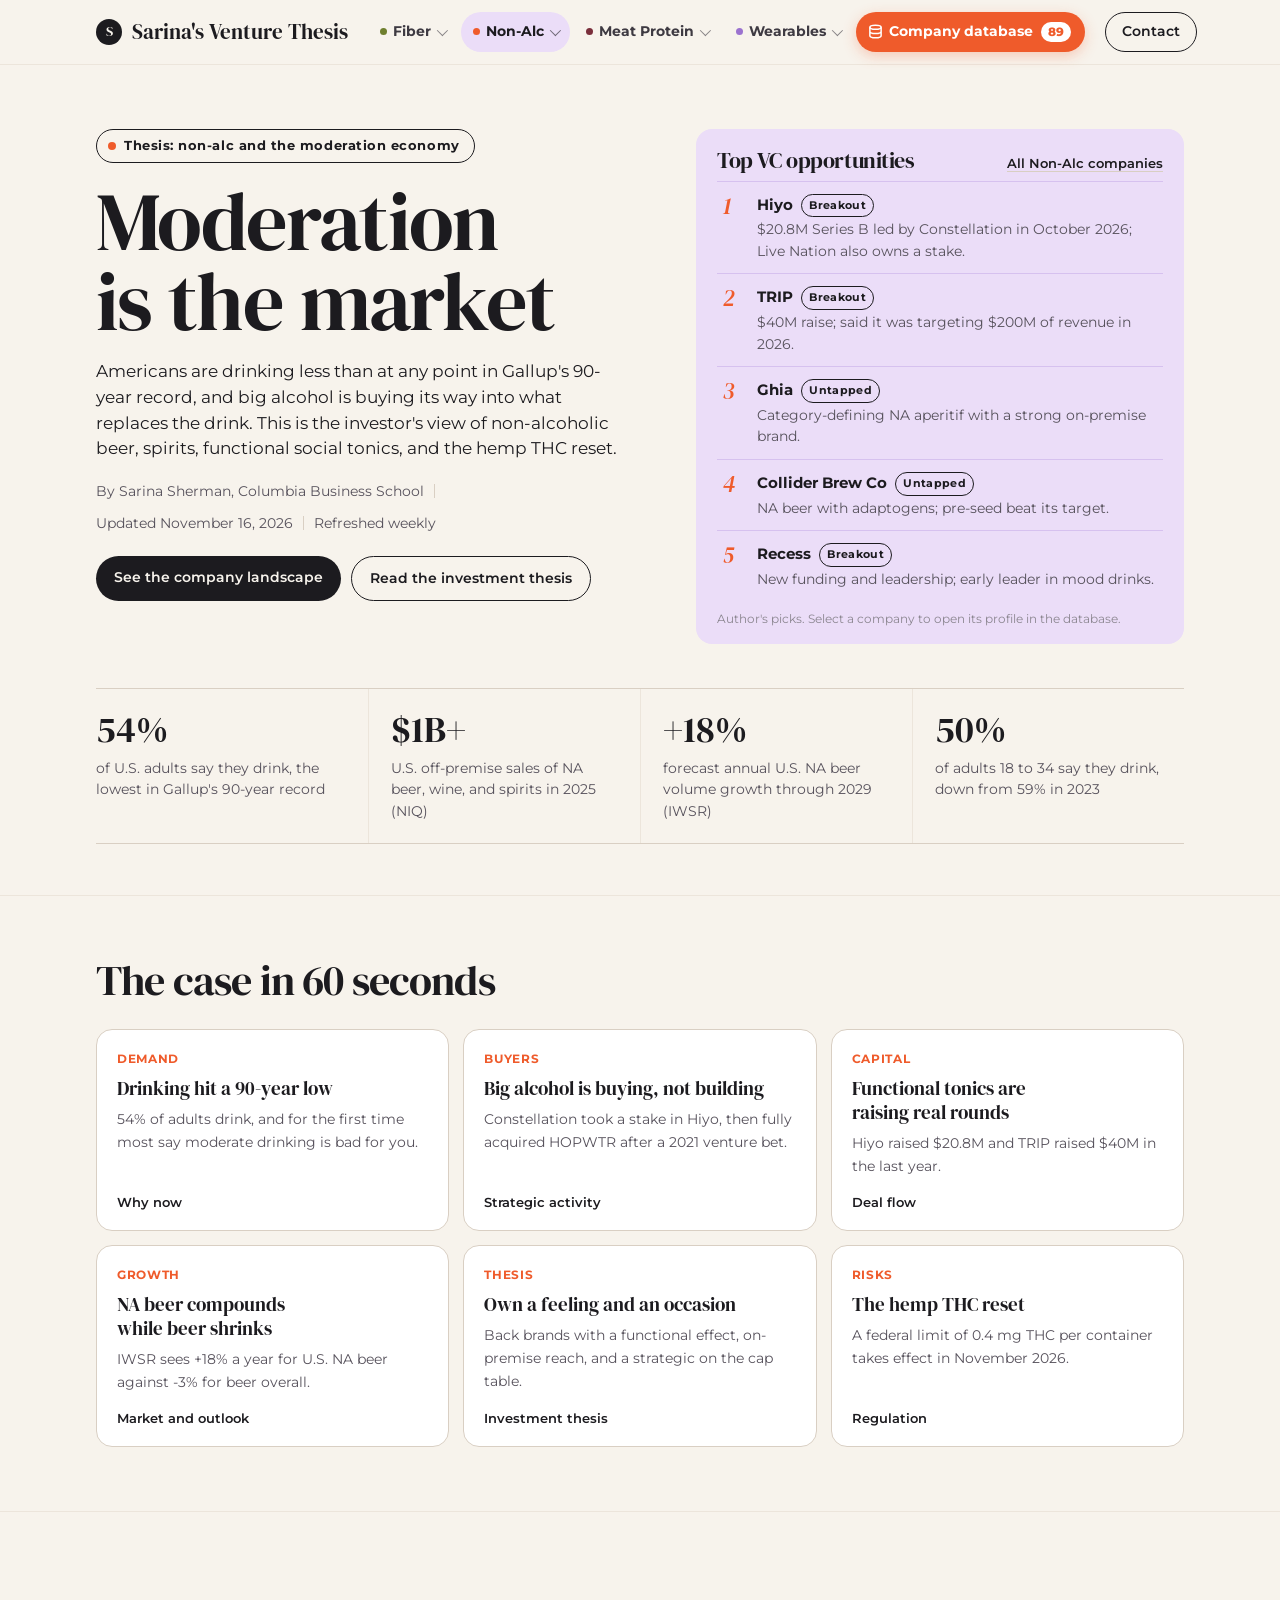
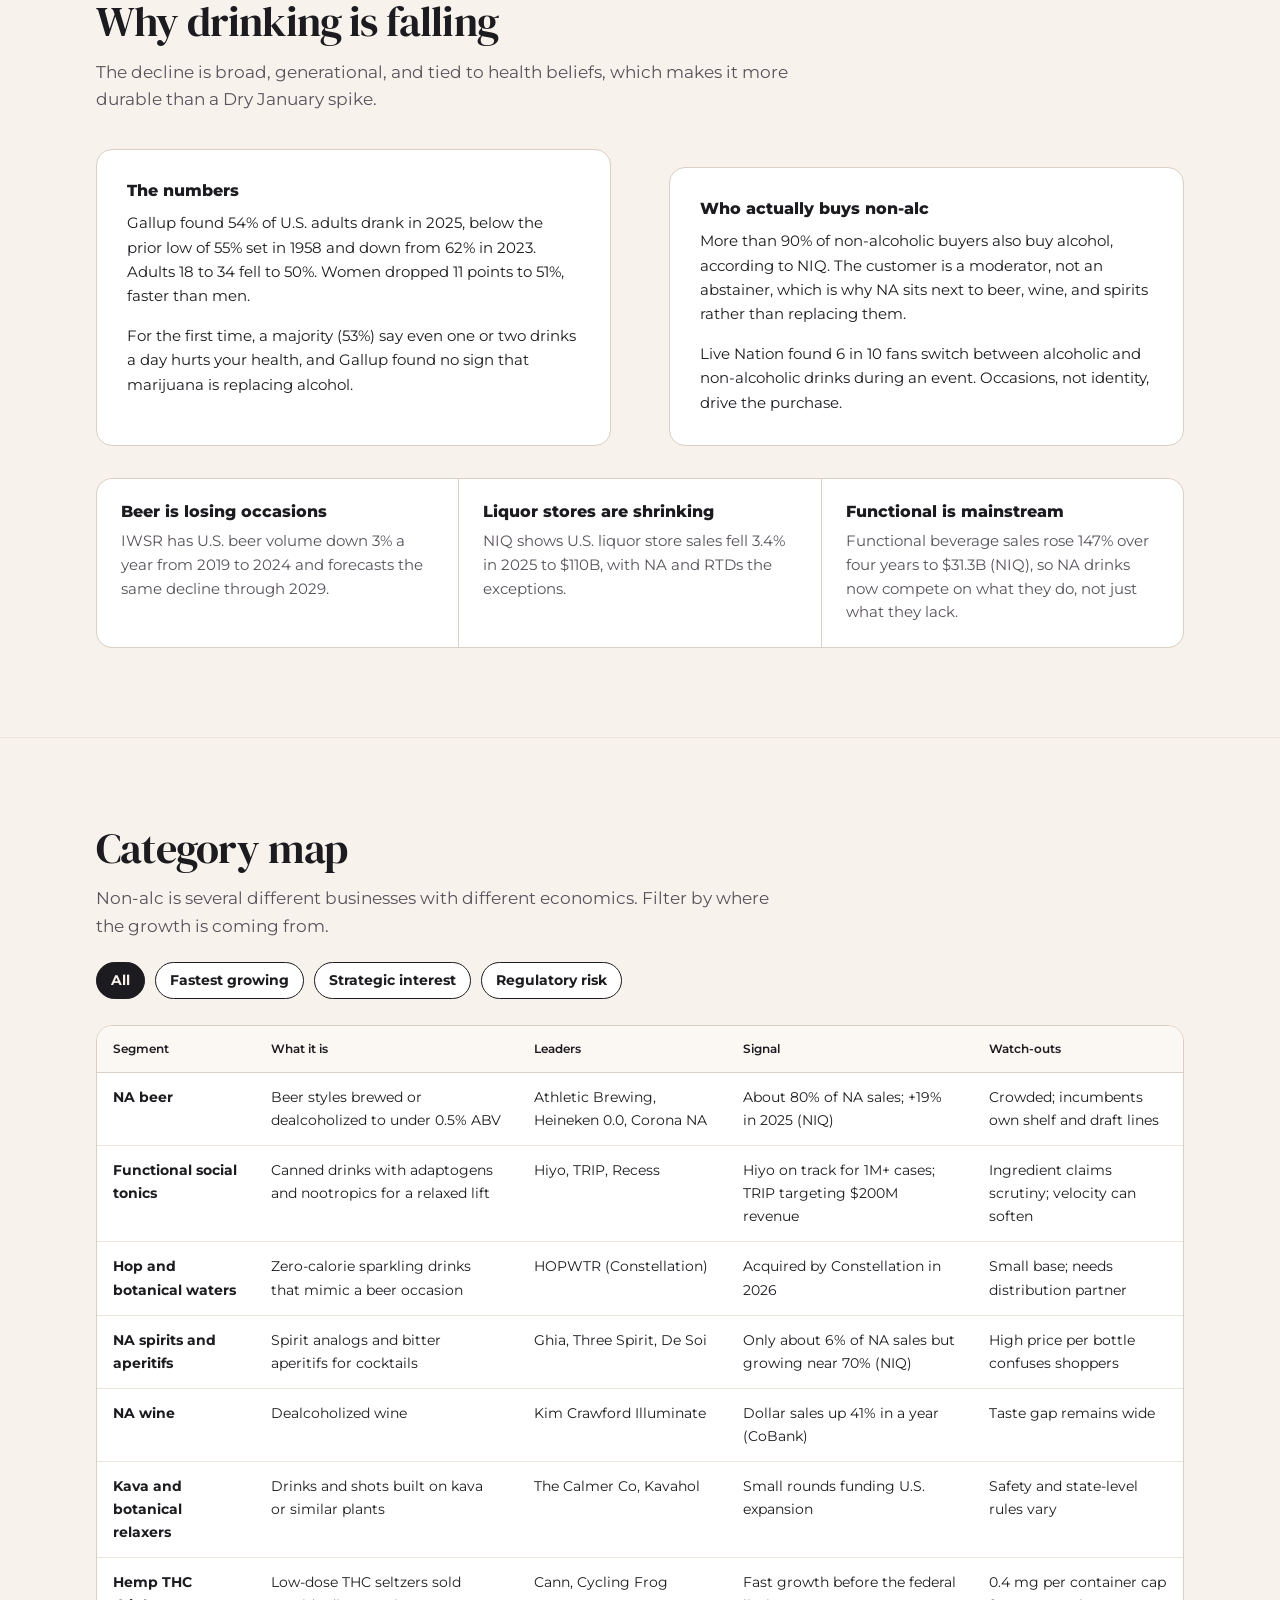
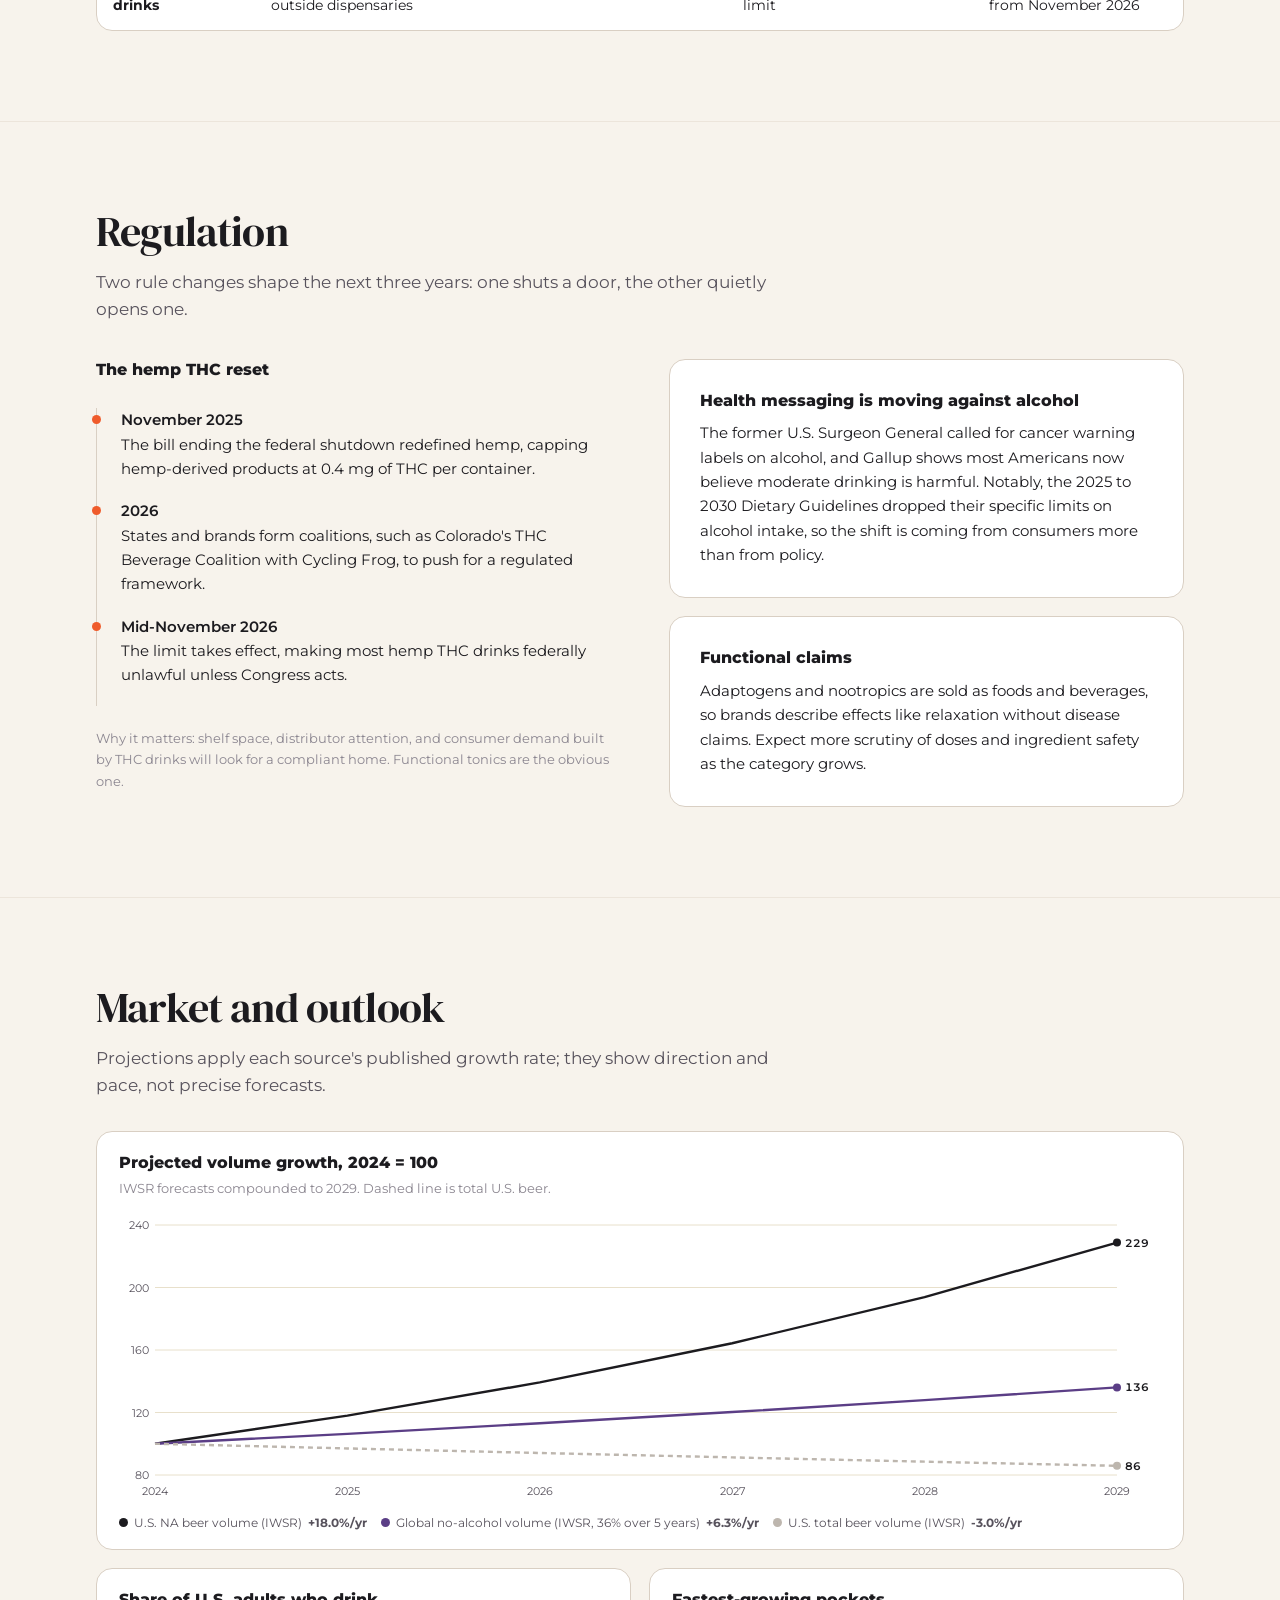
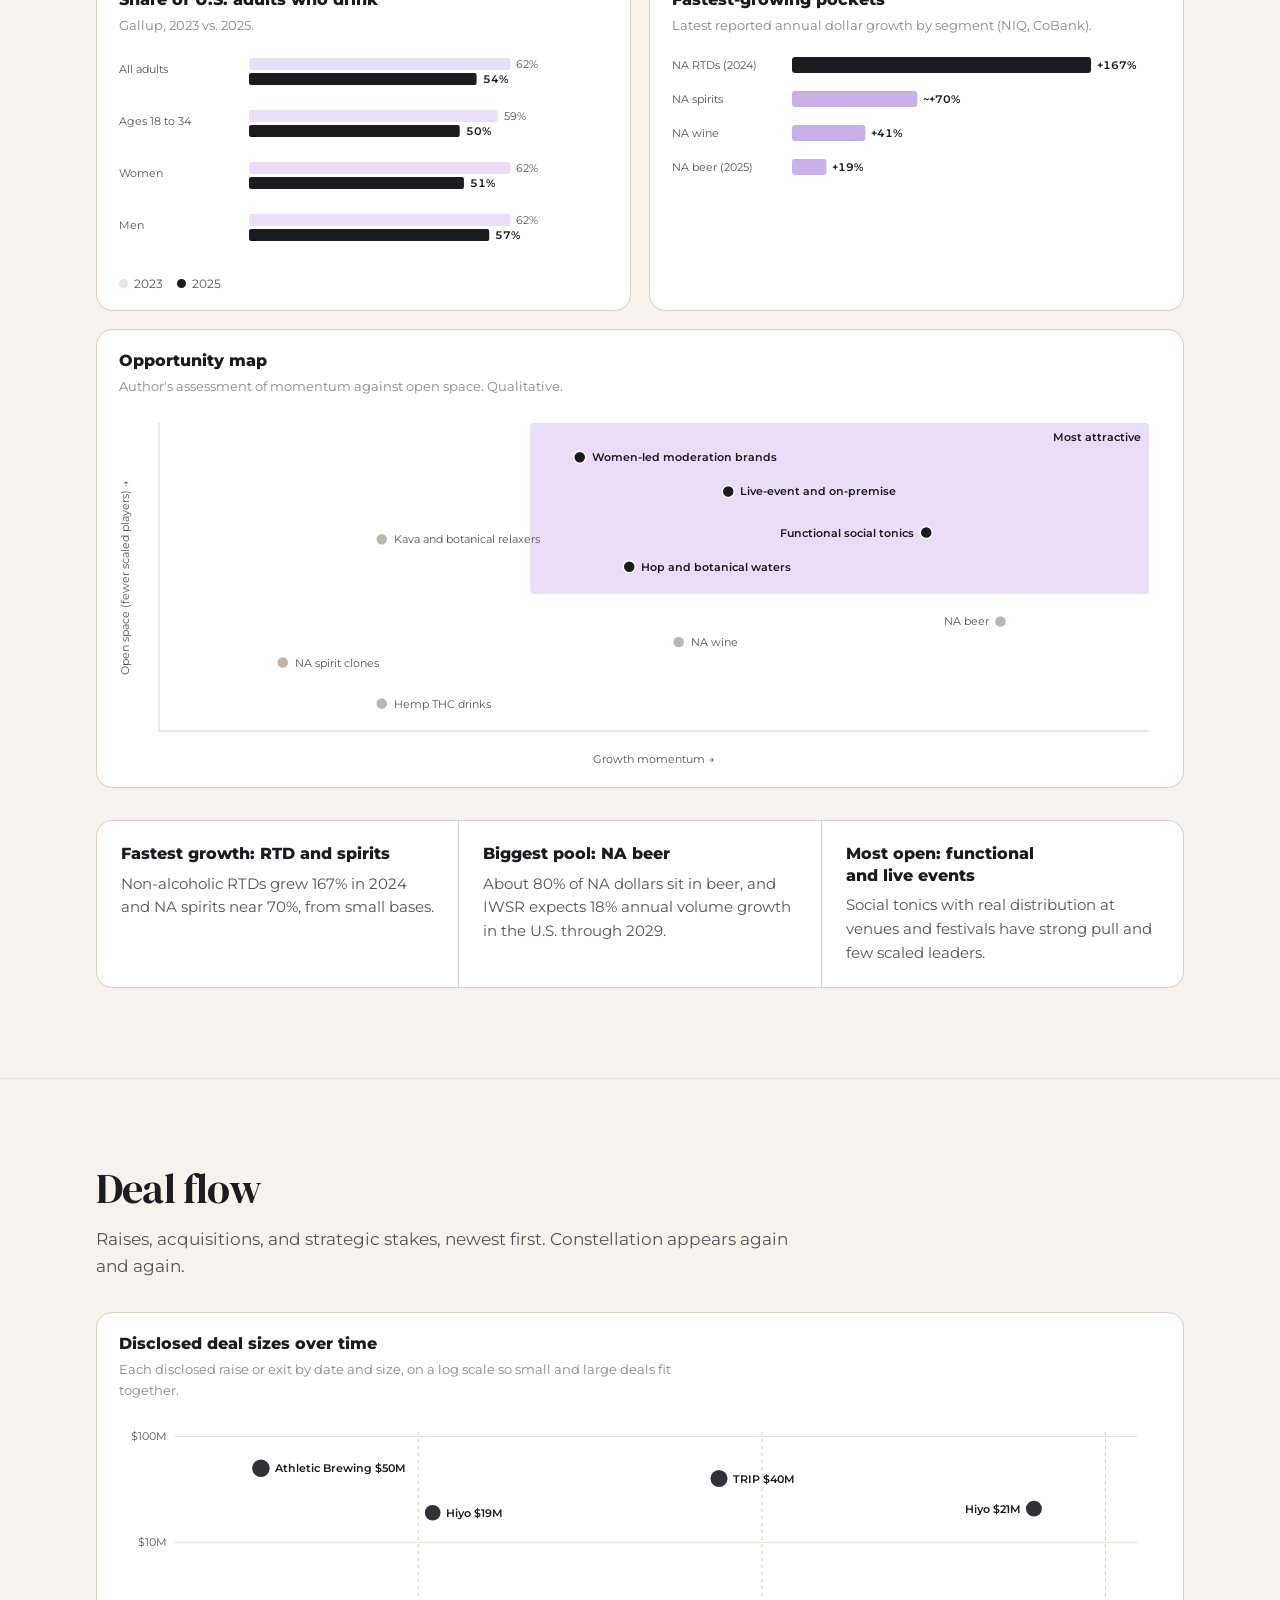
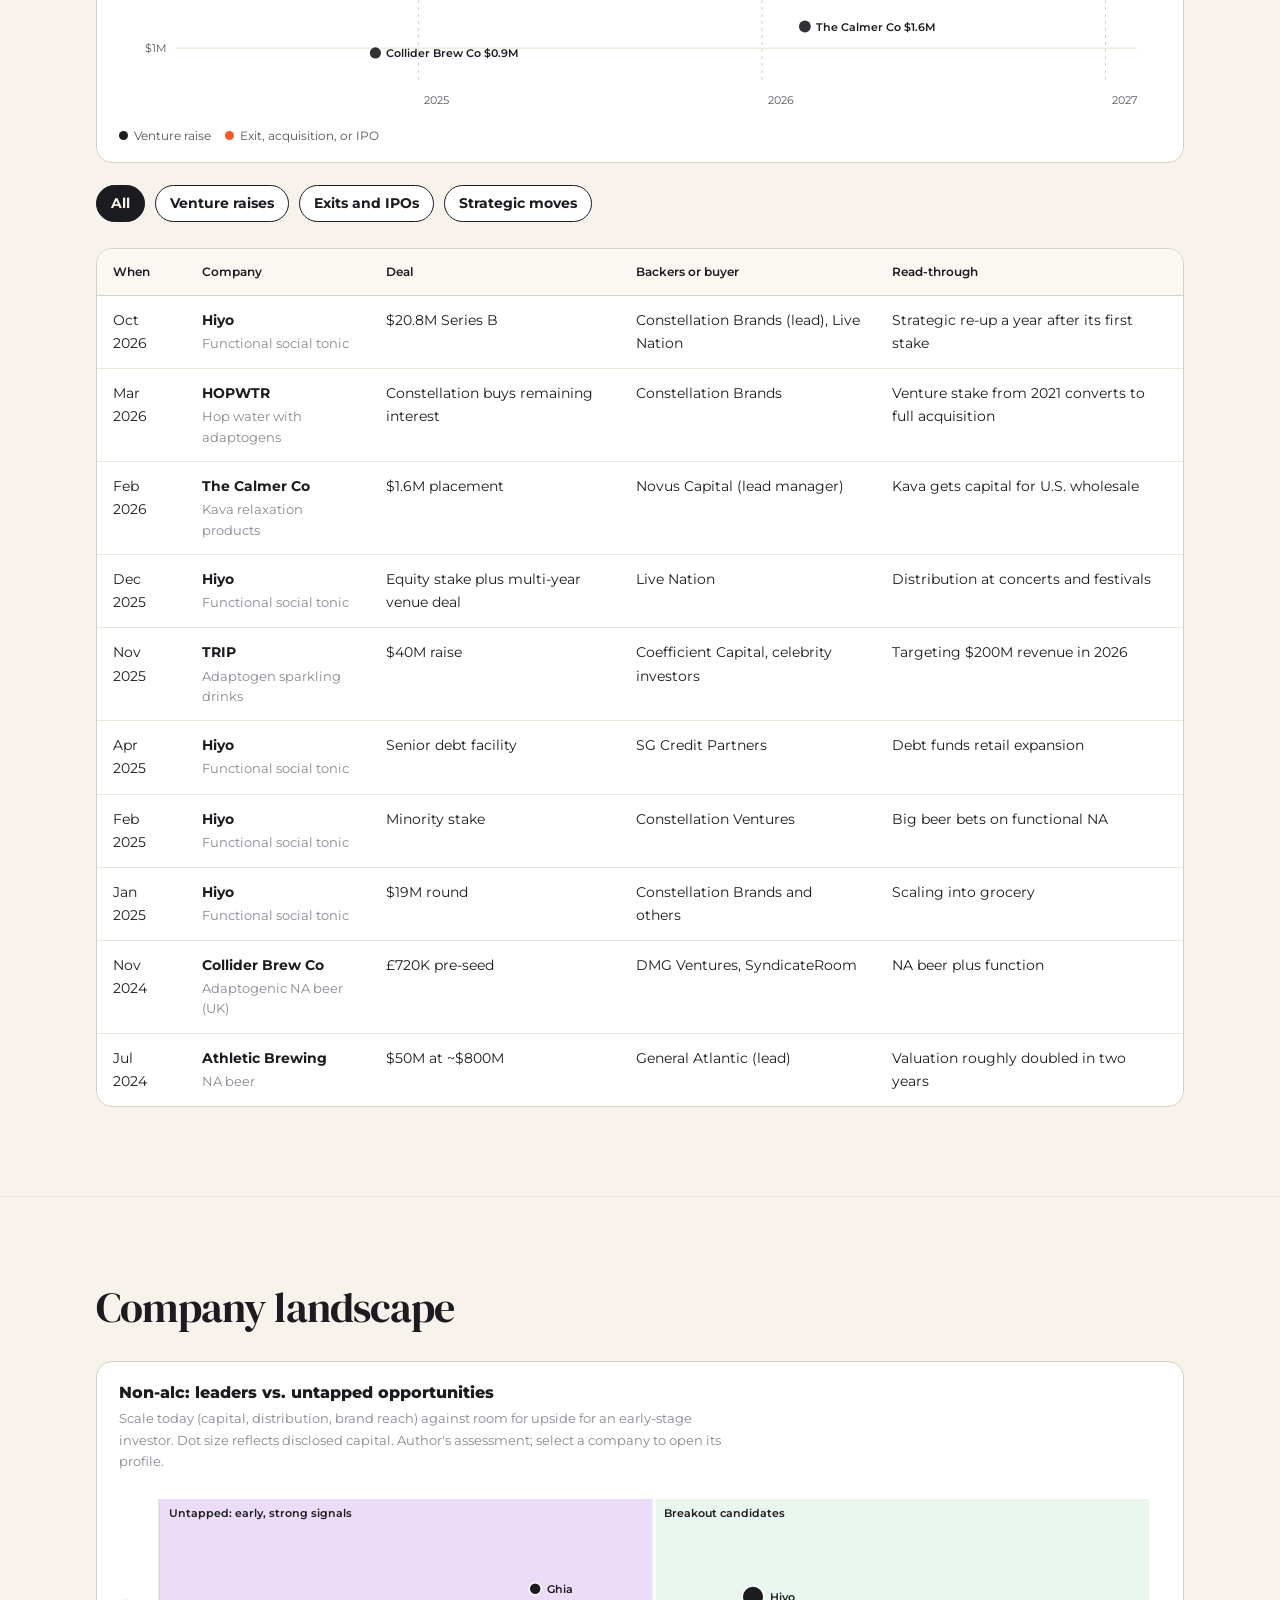
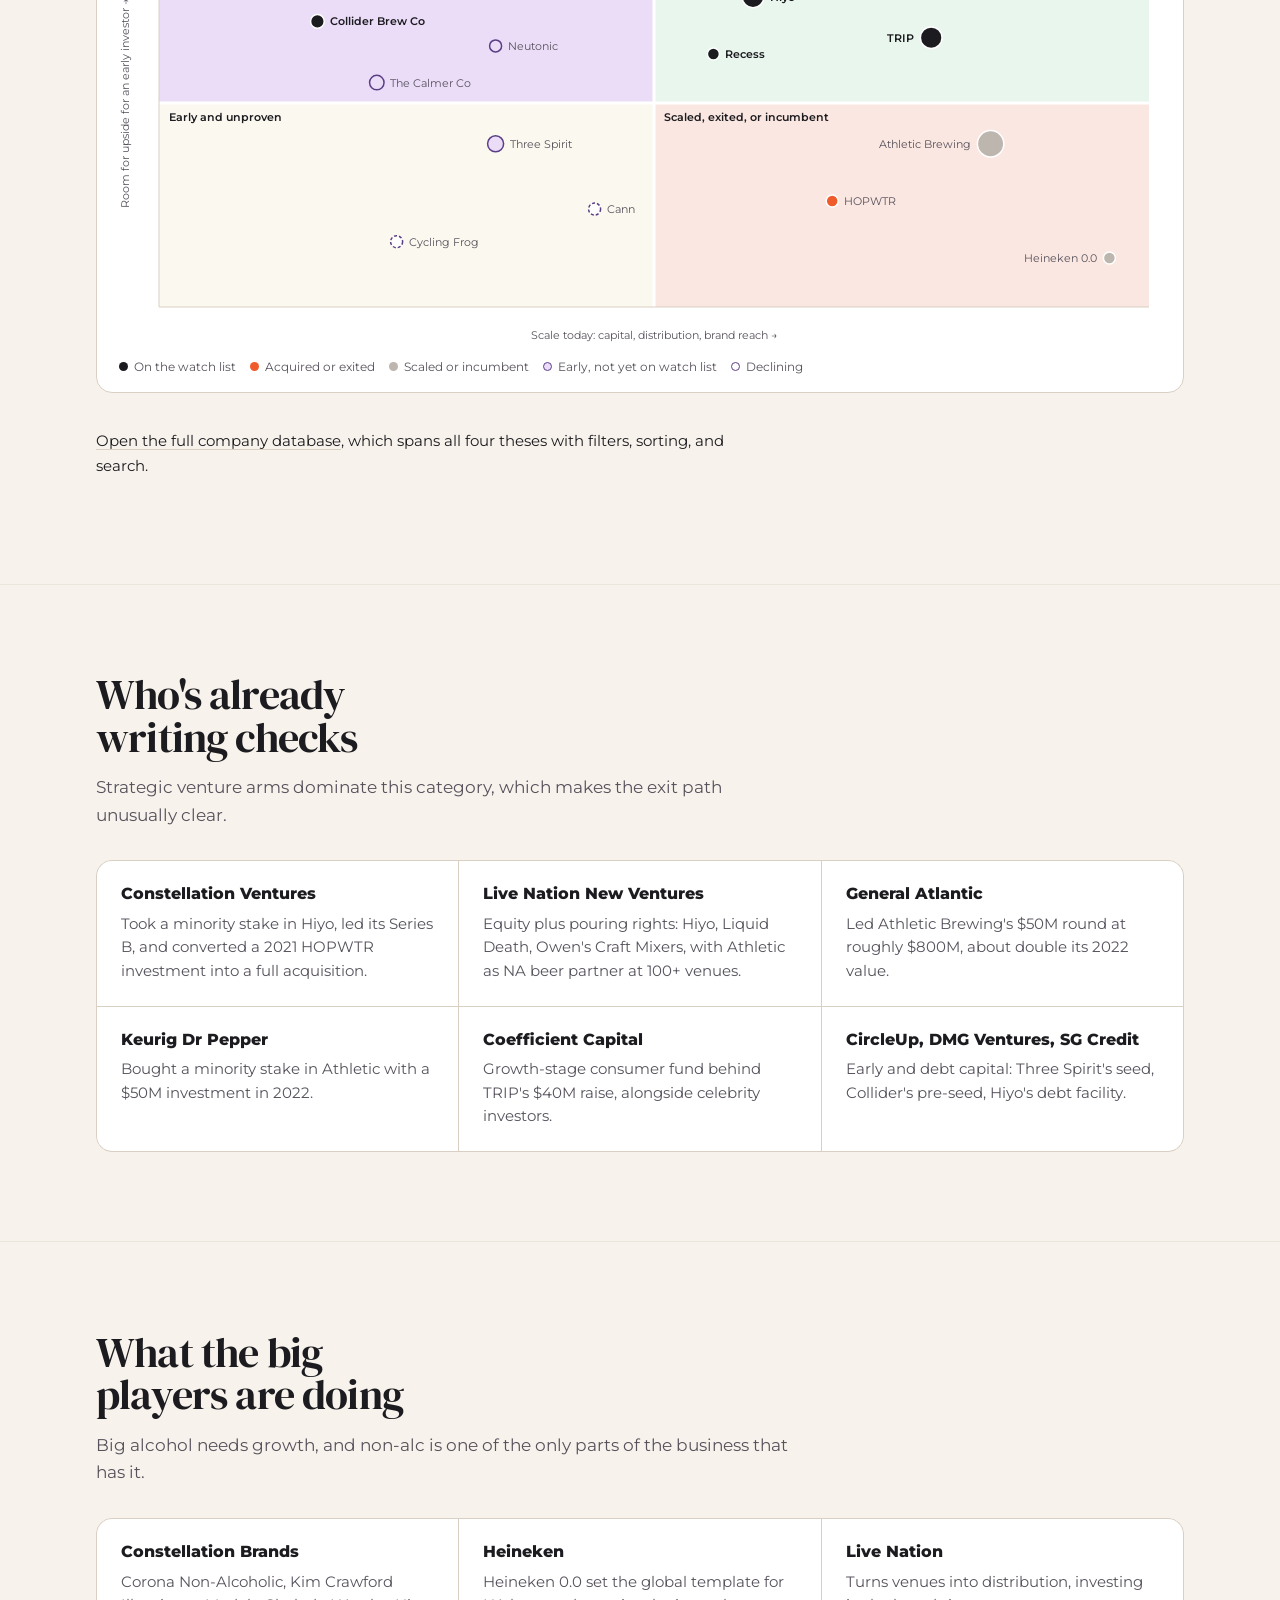
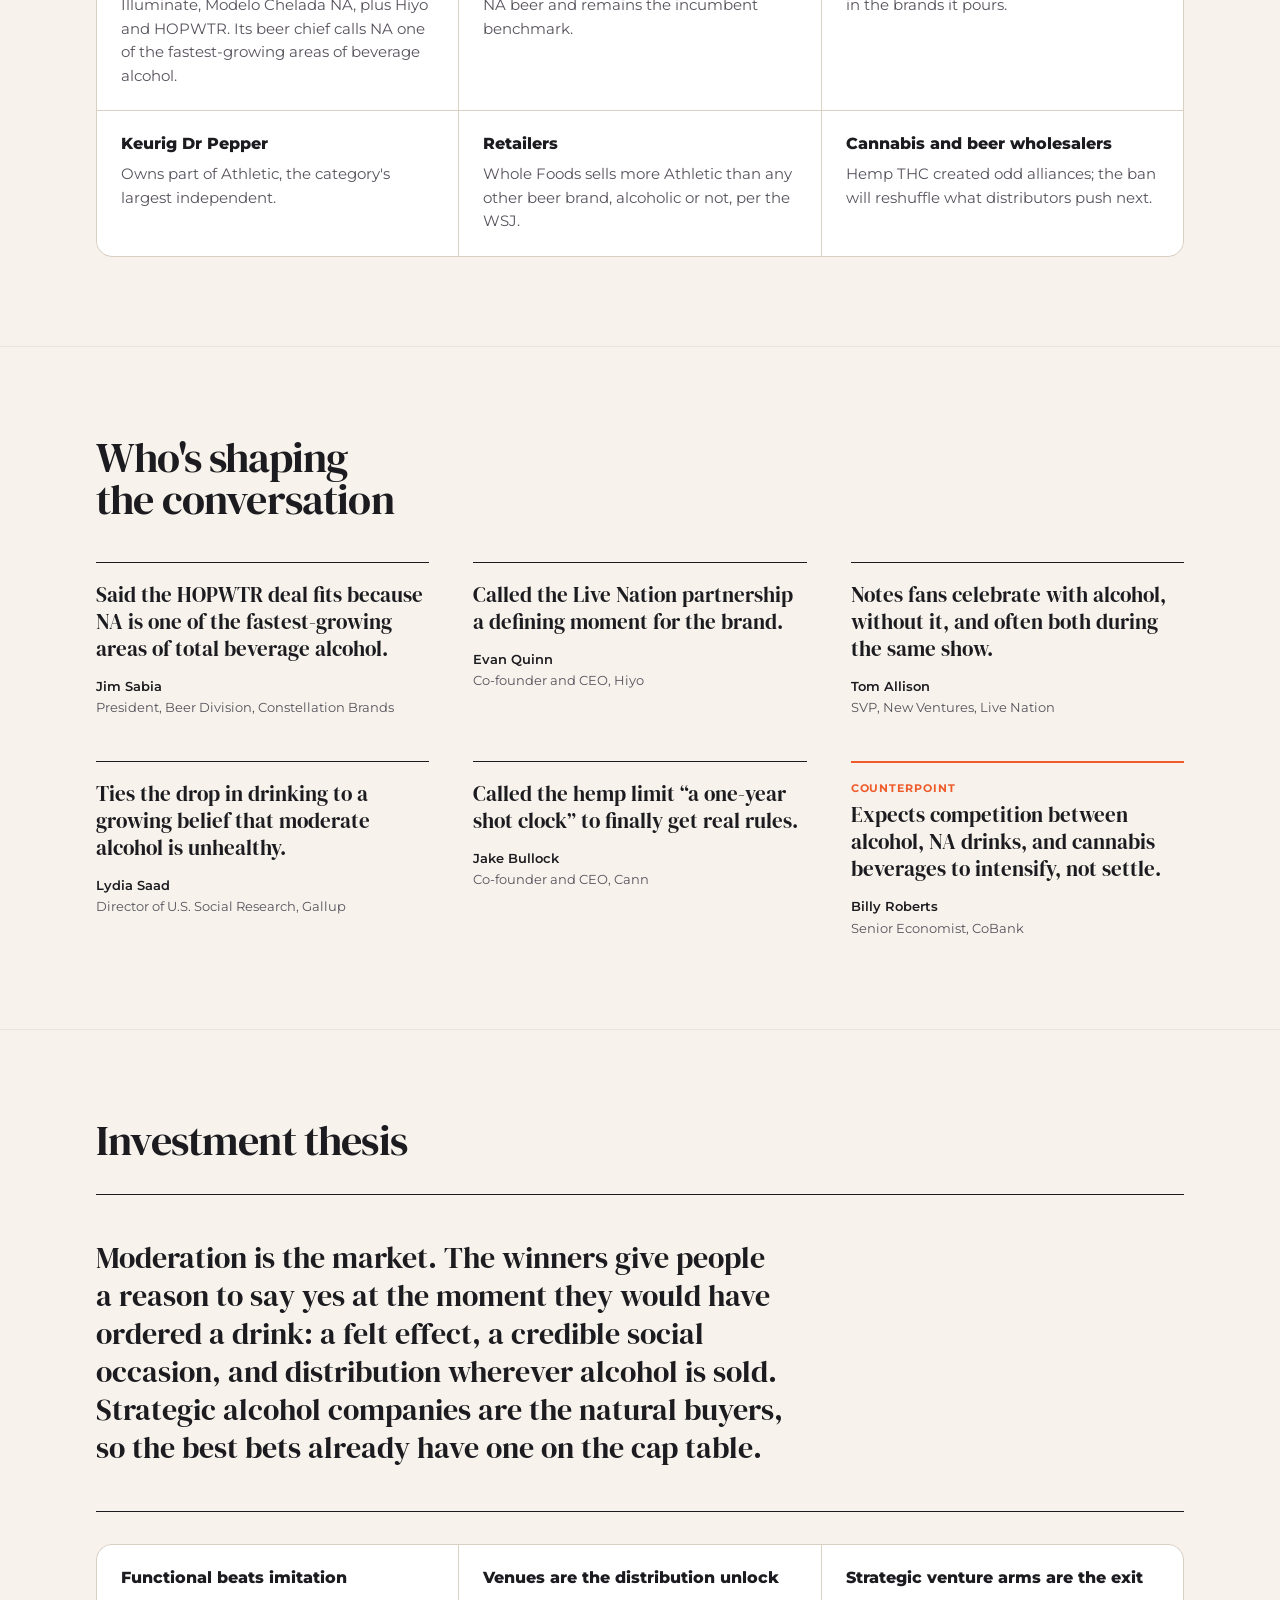
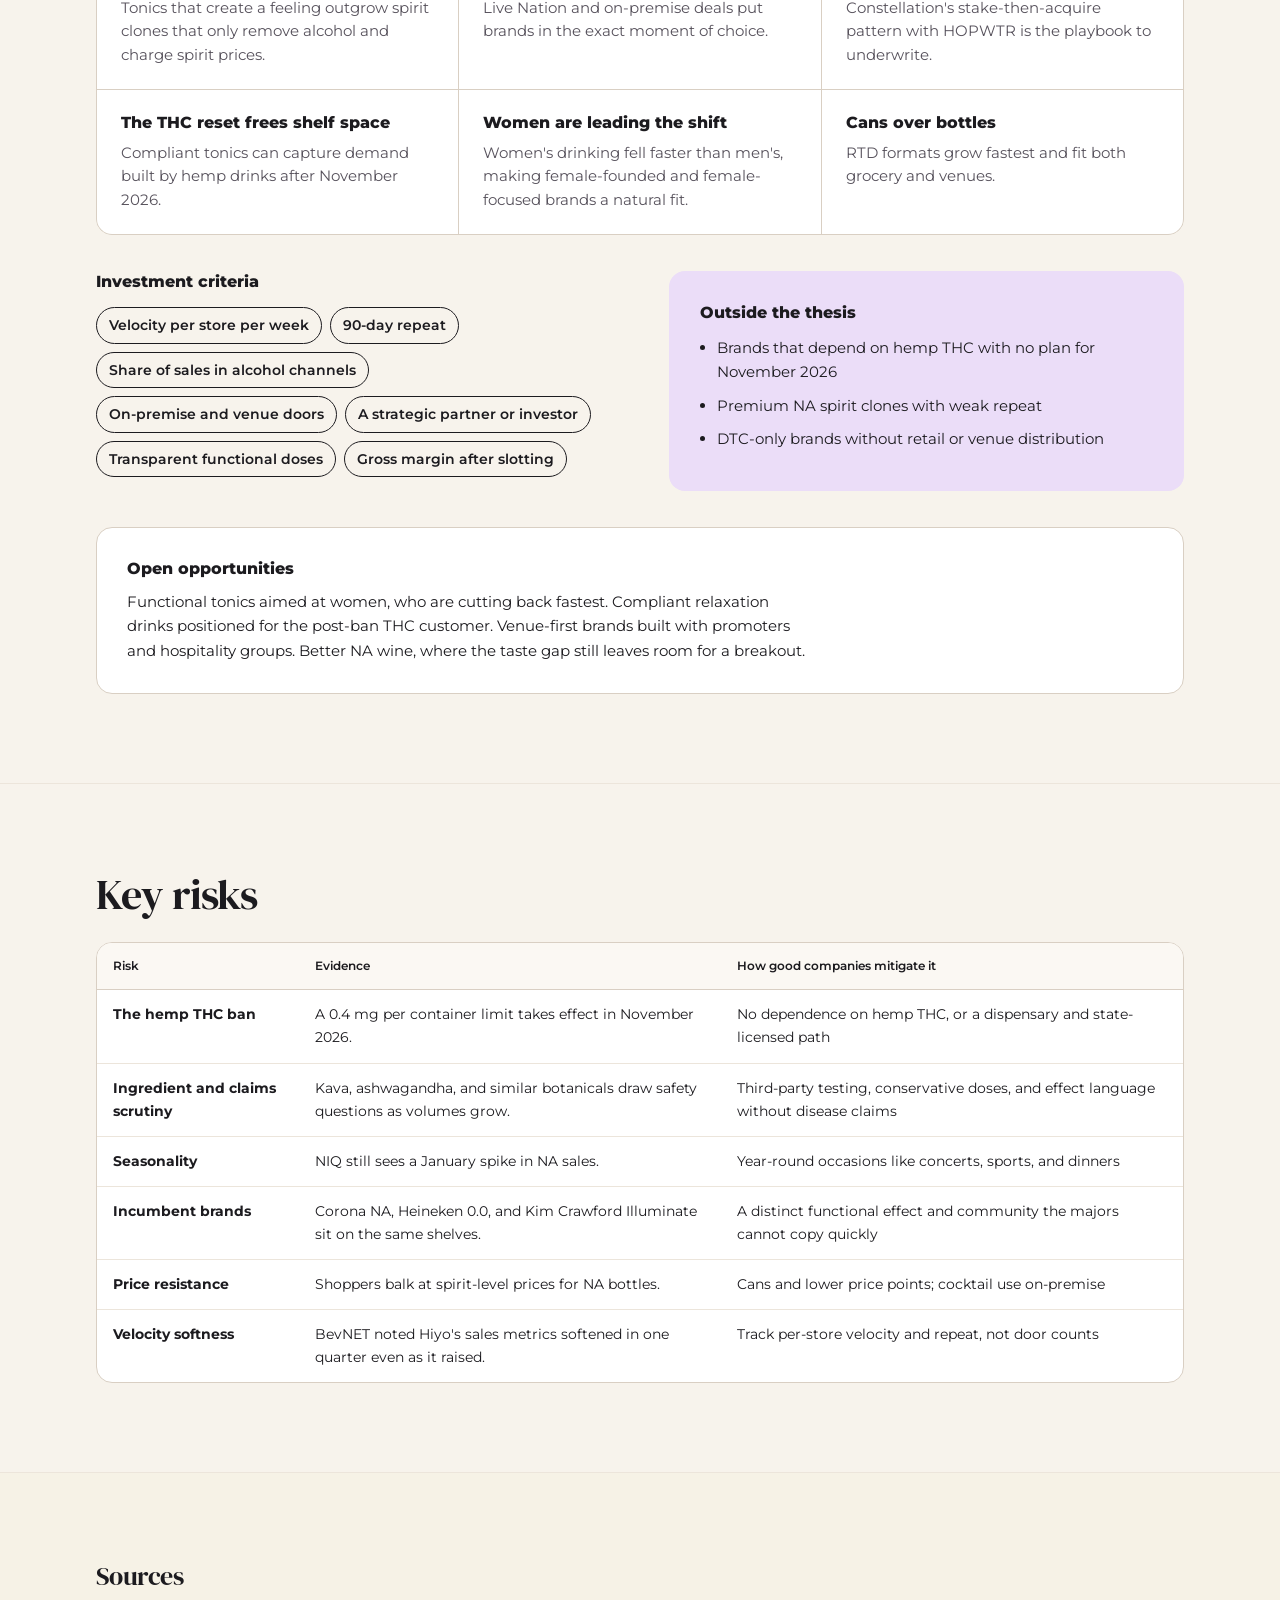
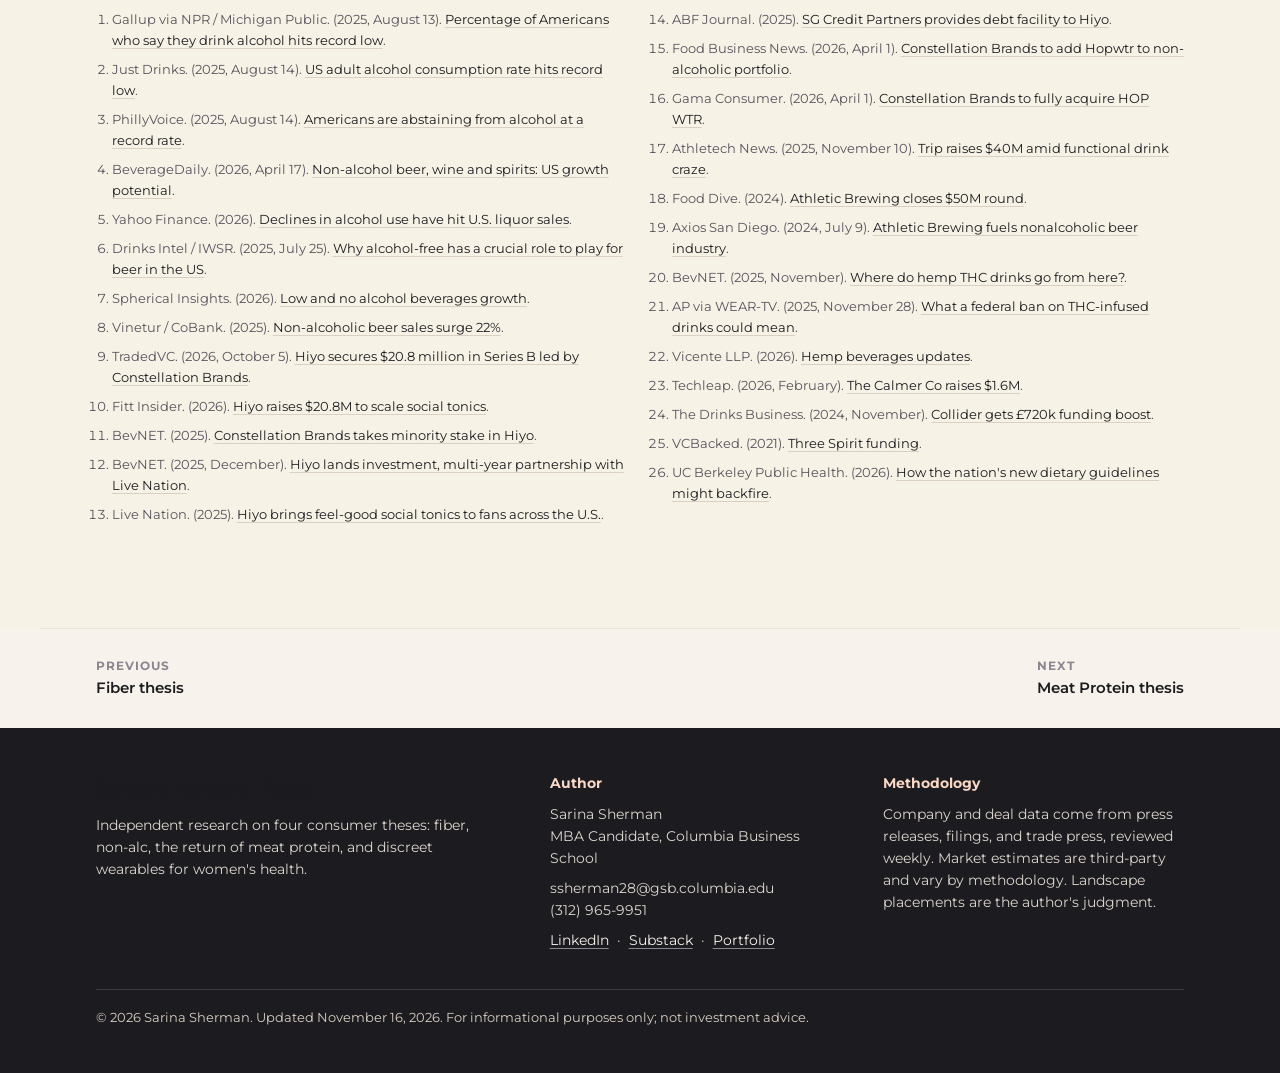
<file: docs/non-alc.html>
<!DOCTYPE html>
<html lang="en">
<head>
<meta charset="UTF-8">
<meta name="viewport" content="width=device-width, initial-scale=1, viewport-fit=cover">
<title>Non-Alc Thesis | Sarina&#x27;s Venture Thesis</title>
<meta name="description" content="The moderation economy: non-alcoholic beer, spirits, functional tonics, deals, and companies.">
<meta property="og:title" content="Non-Alc Thesis | Sarina&#x27;s Venture Thesis">
<meta property="og:description" content="The moderation economy: non-alcoholic beer, spirits, functional tonics, deals, and companies.">
<link rel="icon" href="data:image/svg+xml,%3Csvg xmlns='http://www.w3.org/2000/svg' viewBox='0 0 32 32'%3E%3Ccircle cx='16' cy='16' r='16' fill='%23EF5B2B'/%3E%3Ctext x='16' y='22' text-anchor='middle' font-family='Arial' font-weight='bold' font-size='17' fill='%23FBF8EF'%3ES%3C/text%3E%3C/svg%3E">
<link rel="preconnect" href="https://fonts.googleapis.com"><link rel="preconnect" href="https://fonts.gstatic.com" crossorigin><link href="https://fonts.googleapis.com/css2?family=DM+Serif+Display:ital@0;1&family=Montserrat:wght@400;500;600;700;800&display=swap" rel="stylesheet">
<link rel="stylesheet" href="assets/site.css">
</head>
<body>
<nav class="bar" aria-label="Site">
  <div class="wrap">
    <a class="brand" href="./"><span class="mark">S</span><b>Sarina's Venture Thesis</b></a>
    <ul class="nav"><li><a class="top" data-dd href="fiber.html"><i class="dot" style="background:#6F7F2E"></i>Fiber<i class="chev"></i></a><ul class="menu"><li><span class="mhead">Fiber thesis</span></li><li><a href="fiber.html#summary">The case in 60 seconds</a></li><li><a href="fiber.html#science">The science</a></li><li><a href="fiber.html#types">Fiber types</a></li><li><a href="fiber.html#rules">Regulation</a></li><li><a href="fiber.html#market">Market size</a></li><li><a href="fiber.html#outlook">Growth outlook</a></li><li><a href="fiber.html#deals">Deal flow</a></li><li><a href="fiber.html#landscape">Company landscape</a></li><li><a href="fiber.html#funds">Active investors</a></li><li><a href="fiber.html#strategics">Strategic activity</a></li><li><a href="fiber.html#voices">Notable voices</a></li><li><a href="fiber.html#thesis">Investment thesis</a></li><li><a href="fiber.html#risks">Key risks</a></li><li><a href="fiber.html#sources">Sources</a></li></ul></li><li><a class="top" data-dd href="non-alc.html" aria-current="page"><i class="dot" style="background:#EF5B2B"></i>Non-Alc<i class="chev"></i></a><ul class="menu"><li><span class="mhead">Non-Alc thesis</span></li><li><a href="non-alc.html#summary">The case in 60 seconds</a></li><li><a href="non-alc.html#context">Why now</a></li><li><a href="non-alc.html#segments">Category map</a></li><li><a href="non-alc.html#rules">Regulation</a></li><li><a href="non-alc.html#outlook">Market and outlook</a></li><li><a href="non-alc.html#deals">Deal flow</a></li><li><a href="non-alc.html#landscape">Company landscape</a></li><li><a href="non-alc.html#funds">Active investors</a></li><li><a href="non-alc.html#strategics">Strategic activity</a></li><li><a href="non-alc.html#voices">Notable voices</a></li><li><a href="non-alc.html#thesis">Investment thesis</a></li><li><a href="non-alc.html#risks">Key risks</a></li><li><a href="non-alc.html#sources">Sources</a></li></ul></li><li><a class="top" data-dd href="meat-protein.html"><i class="dot" style="background:#7A2E3B"></i>Meat Protein<i class="chev"></i></a><ul class="menu"><li><span class="mhead">Meat Protein thesis</span></li><li><a href="meat-protein.html#summary">The case in 60 seconds</a></li><li><a href="meat-protein.html#context">Why now</a></li><li><a href="meat-protein.html#segments">Category map</a></li><li><a href="meat-protein.html#rules">Regulation</a></li><li><a href="meat-protein.html#outlook">Market and outlook</a></li><li><a href="meat-protein.html#deals">Deal flow</a></li><li><a href="meat-protein.html#landscape">Company landscape</a></li><li><a href="meat-protein.html#funds">Active investors</a></li><li><a href="meat-protein.html#strategics">Strategic activity</a></li><li><a href="meat-protein.html#voices">Notable voices</a></li><li><a href="meat-protein.html#thesis">Investment thesis</a></li><li><a href="meat-protein.html#risks">Key risks</a></li><li><a href="meat-protein.html#sources">Sources</a></li></ul></li><li><a class="top" data-dd href="wearables.html"><i class="dot" style="background:#9B72CF"></i>Wearables<i class="chev"></i></a><ul class="menu"><li><span class="mhead">Wearables thesis</span></li><li><a href="wearables.html#summary">The case in 60 seconds</a></li><li><a href="wearables.html#context">Why now</a></li><li><a href="wearables.html#segments">Category map</a></li><li><a href="wearables.html#rules">Regulation</a></li><li><a href="wearables.html#outlook">Market and outlook</a></li><li><a href="wearables.html#deals">Deal flow</a></li><li><a href="wearables.html#landscape">Company landscape</a></li><li><a href="wearables.html#funds">Active investors</a></li><li><a href="wearables.html#strategics">Strategic activity</a></li><li><a href="wearables.html#voices">Notable voices</a></li><li><a href="wearables.html#thesis">Investment thesis</a></li><li><a href="wearables.html#risks">Key risks</a></li><li><a href="wearables.html#sources">Sources</a></li></ul></li><li><a class="top dbtab" href="companies.html"><svg viewBox="0 0 16 16" aria-hidden="true"><ellipse cx="8" cy="3.5" rx="6" ry="2.2" fill="none" stroke="currentColor" stroke-width="1.6"/><path d="M2 3.5v9c0 1.2 2.7 2.2 6 2.2s6-1 6-2.2v-9M2 8c0 1.2 2.7 2.2 6 2.2s6-1 6-2.2" fill="none" stroke="currentColor" stroke-width="1.6"/></svg>Company database<span class="cnt">89</span></a></li></ul>
    <a class="navcta" href="./#about">Contact</a>
    <button class="navtoggle" id="navToggle" aria-expanded="false" aria-controls="mpanel">Menu</button>
  </div>
  <div class="wrap mpanel" id="mpanel" hidden><a href="./">Home</a><details><summary><i class="dot" style="background:#6F7F2E"></i>Fiber</summary><a href="fiber.html">Overview</a><a href="fiber.html#summary">The case in 60 seconds</a><a href="fiber.html#science">The science</a><a href="fiber.html#types">Fiber types</a><a href="fiber.html#rules">Regulation</a><a href="fiber.html#market">Market size</a><a href="fiber.html#outlook">Growth outlook</a><a href="fiber.html#deals">Deal flow</a><a href="fiber.html#landscape">Company landscape</a><a href="fiber.html#funds">Active investors</a><a href="fiber.html#strategics">Strategic activity</a><a href="fiber.html#voices">Notable voices</a><a href="fiber.html#thesis">Investment thesis</a><a href="fiber.html#risks">Key risks</a><a href="fiber.html#sources">Sources</a></details><details><summary><i class="dot" style="background:#EF5B2B"></i>Non-Alc</summary><a href="non-alc.html">Overview</a><a href="non-alc.html#summary">The case in 60 seconds</a><a href="non-alc.html#context">Why now</a><a href="non-alc.html#segments">Category map</a><a href="non-alc.html#rules">Regulation</a><a href="non-alc.html#outlook">Market and outlook</a><a href="non-alc.html#deals">Deal flow</a><a href="non-alc.html#landscape">Company landscape</a><a href="non-alc.html#funds">Active investors</a><a href="non-alc.html#strategics">Strategic activity</a><a href="non-alc.html#voices">Notable voices</a><a href="non-alc.html#thesis">Investment thesis</a><a href="non-alc.html#risks">Key risks</a><a href="non-alc.html#sources">Sources</a></details><details><summary><i class="dot" style="background:#7A2E3B"></i>Meat Protein</summary><a href="meat-protein.html">Overview</a><a href="meat-protein.html#summary">The case in 60 seconds</a><a href="meat-protein.html#context">Why now</a><a href="meat-protein.html#segments">Category map</a><a href="meat-protein.html#rules">Regulation</a><a href="meat-protein.html#outlook">Market and outlook</a><a href="meat-protein.html#deals">Deal flow</a><a href="meat-protein.html#landscape">Company landscape</a><a href="meat-protein.html#funds">Active investors</a><a href="meat-protein.html#strategics">Strategic activity</a><a href="meat-protein.html#voices">Notable voices</a><a href="meat-protein.html#thesis">Investment thesis</a><a href="meat-protein.html#risks">Key risks</a><a href="meat-protein.html#sources">Sources</a></details><details><summary><i class="dot" style="background:#9B72CF"></i>Wearables</summary><a href="wearables.html">Overview</a><a href="wearables.html#summary">The case in 60 seconds</a><a href="wearables.html#context">Why now</a><a href="wearables.html#segments">Category map</a><a href="wearables.html#rules">Regulation</a><a href="wearables.html#outlook">Market and outlook</a><a href="wearables.html#deals">Deal flow</a><a href="wearables.html#landscape">Company landscape</a><a href="wearables.html#funds">Active investors</a><a href="wearables.html#strategics">Strategic activity</a><a href="wearables.html#voices">Notable voices</a><a href="wearables.html#thesis">Investment thesis</a><a href="wearables.html#risks">Key risks</a><a href="wearables.html#sources">Sources</a></details><a class="mdb" href="companies.html">Company database (89 companies)</a><a href="./#about">Contact</a></div>
</nav>
<main id="top">
<div class="wrap">
<header class="hero">
  <div>
    <span class="eyebrow"><i style="background:#EF5B2B"></i>Thesis: non-alc and the moderation economy</span>
    <h1>Moderation is the market</h1>
    <p class="sub">Americans are drinking less than at any point in Gallup's 90-year record, and big alcohol is buying its way into what replaces the drink. This is the investor's view of non-alcoholic beer, spirits, functional social tonics, and the hemp THC reset.</p>
    <p class="meta"><span>By Sarina Sherman, Columbia Business School</span><span class="sep"></span><span>Updated November 16, 2026</span><span class="sep"></span><span>Refreshed weekly</span></p>
    <div class="ctas"><a class="p" href="#landscape">See the company landscape</a><a class="s" href="#thesis">Read the investment thesis</a></div>
  </div>
  <aside class="topops" aria-labelledby="topopsT">
    <div class="topops-head"><h2 id="topopsT">Top VC opportunities</h2><a href="companies.html#t-nonalc" class="seeall">All Non-Alc companies</a></div>
    <ol><li><a class="opp" href="companies.html#co-hiyo"><span class="rk">1</span><span class="ob"><strong>Hiyo</strong><span class="tag">Breakout</span><em>$20.8M Series B led by Constellation in October 2026; Live Nation also owns a stake.</em></span></a></li><li><a class="opp" href="companies.html#co-trip"><span class="rk">2</span><span class="ob"><strong>TRIP</strong><span class="tag">Breakout</span><em>$40M raise; said it was targeting $200M of revenue in 2026.</em></span></a></li><li><a class="opp" href="companies.html#co-ghia"><span class="rk">3</span><span class="ob"><strong>Ghia</strong><span class="tag">Untapped</span><em>Category-defining NA aperitif with a strong on-premise brand.</em></span></a></li><li><a class="opp" href="companies.html#co-collider-brew-co"><span class="rk">4</span><span class="ob"><strong>Collider Brew Co</strong><span class="tag">Untapped</span><em>NA beer with adaptogens; pre-seed beat its target.</em></span></a></li><li><a class="opp" href="companies.html#co-recess"><span class="rk">5</span><span class="ob"><strong>Recess</strong><span class="tag">Breakout</span><em>New funding and leadership; early leader in mood drinks.</em></span></a></li></ol>
    <p class="topops-note">Author's picks. Select a company to open its profile in the database.</p>
  </aside>
</header>
<div class="facts"><div><b>54%</b><span>of U.S. adults say they drink, the lowest in Gallup's 90-year record</span></div><div><b>$1B+</b><span>U.S. off-premise sales of NA beer, wine, and spirits in 2025 (NIQ)</span></div><div><b>+18%</b><span>forecast annual U.S. NA beer volume growth through 2029 (IWSR)</span></div><div><b>50%</b><span>of adults 18 to 34 say they drink, down from 59% in 2023</span></div></div>
</div>
<section id="summary" class="summary">
<div class="wrap">
  <h2>The case in 60 seconds</h2>
  
<div class="sumgrid"><a class="sumcard" href="#context"><span class="sumk">Demand</span><h3>Drinking hit a 90-year low</h3><p>54% of adults drink, and for the first time most say moderate drinking is bad for you.</p><span class="go">Why now</span></a><a class="sumcard" href="#strategics"><span class="sumk">Buyers</span><h3>Big alcohol is buying, not building</h3><p>Constellation took a stake in Hiyo, then fully acquired HOPWTR after a 2021 venture bet.</p><span class="go">Strategic activity</span></a><a class="sumcard" href="#deals"><span class="sumk">Capital</span><h3>Functional tonics are raising real rounds</h3><p>Hiyo raised $20.8M and TRIP raised $40M in the last year.</p><span class="go">Deal flow</span></a><a class="sumcard" href="#outlook"><span class="sumk">Growth</span><h3>NA beer compounds while beer shrinks</h3><p>IWSR sees +18% a year for U.S. NA beer against -3% for beer overall.</p><span class="go">Market and outlook</span></a><a class="sumcard" href="#thesis"><span class="sumk">Thesis</span><h3>Own a feeling and an occasion</h3><p>Back brands with a functional effect, on-premise reach, and a strategic on the cap table.</p><span class="go">Investment thesis</span></a><a class="sumcard" href="#rules"><span class="sumk">Risks</span><h3>The hemp THC reset</h3><p>A federal limit of 0.4 mg THC per container takes effect in November 2026.</p><span class="go">Regulation</span></a></div>
</div>
</section>
<section id="context">
<div class="wrap">
  <h2>Why drinking is falling</h2>
  <p class="lede">The decline is broad, generational, and tied to health beliefs, which makes it more durable than a Dry January spike.</p>
<div class="two"><div class="callout"><h3>The numbers</h3><p>Gallup found 54% of U.S. adults drank in 2025, below the prior low of 55% set in 1958 and down from 62% in 2023. Adults 18 to 34 fell to 50%. Women dropped 11 points to 51%, faster than men.</p><p>For the first time, a majority (53%) say even one or two drinks a day hurts your health, and Gallup found no sign that marijuana is replacing alcohol.</p></div><div class="callout"><h3>Who actually buys non-alc</h3><p>More than 90% of non-alcoholic buyers also buy alcohol, according to NIQ. The customer is a moderator, not an abstainer, which is why NA sits next to beer, wine, and spirits rather than replacing them.</p><p>Live Nation found 6 in 10 fans switch between alcoholic and non-alcoholic drinks during an event. Occasions, not identity, drive the purchase.</p></div></div><div class="cards"><div class="card"><h3>Beer is losing occasions</h3><p>IWSR has U.S. beer volume down 3% a year from 2019 to 2024 and forecasts the same decline through 2029.</p></div><div class="card"><h3>Liquor stores are shrinking</h3><p>NIQ shows U.S. liquor store sales fell 3.4% in 2025 to $110B, with NA and RTDs the exceptions.</p></div><div class="card"><h3>Functional is mainstream</h3><p>Functional beverage sales rose 147% over four years to $31.3B (NIQ), so NA drinks now compete on what they do, not just what they lack.</p></div></div>
</div>
</section>
<section id="segments">
<div class="wrap">
  <h2>Category map</h2>
  <p class="lede">Non-alc is several different businesses with different economics. Filter by where the growth is coming from.</p>
<div class="controls" role="group" aria-label="Filter segments"><button class="flt" data-g="seg" data-f="all" aria-pressed="true">All</button><button class="flt" data-g="seg" data-f="growth" aria-pressed="false">Fastest growing</button><button class="flt" data-g="seg" data-f="strategic" aria-pressed="false">Strategic interest</button><button class="flt" data-g="seg" data-f="risk" aria-pressed="false">Regulatory risk</button></div><div class="tbl"><table style="min-width:860px" data-fg="seg"><thead><tr><th>Segment</th><th>What it is</th><th>Leaders</th><th>Signal</th><th>Watch-outs</th></tr></thead><tbody><tr data-tags="growth strategic"><td><strong>NA beer</strong></td><td>Beer styles brewed or dealcoholized to under 0.5% ABV</td><td>Athletic Brewing, Heineken 0.0, Corona NA</td><td>About 80% of NA sales; +19% in 2025 (NIQ)</td><td>Crowded; incumbents own shelf and draft lines</td></tr><tr data-tags="growth strategic"><td><strong>Functional social tonics</strong></td><td>Canned drinks with adaptogens and nootropics for a relaxed lift</td><td>Hiyo, TRIP, Recess</td><td>Hiyo on track for 1M+ cases; TRIP targeting $200M revenue</td><td>Ingredient claims scrutiny; velocity can soften</td></tr><tr data-tags="strategic"><td><strong>Hop and botanical waters</strong></td><td>Zero-calorie sparkling drinks that mimic a beer occasion</td><td>HOPWTR (Constellation)</td><td>Acquired by Constellation in 2026</td><td>Small base; needs distribution partner</td></tr><tr data-tags="growth"><td><strong>NA spirits and aperitifs</strong></td><td>Spirit analogs and bitter aperitifs for cocktails</td><td>Ghia, Three Spirit, De Soi</td><td>Only about 6% of NA sales but growing near 70% (NIQ)</td><td>High price per bottle confuses shoppers</td></tr><tr data-tags="growth"><td><strong>NA wine</strong></td><td>Dealcoholized wine</td><td>Kim Crawford Illuminate</td><td>Dollar sales up 41% in a year (CoBank)</td><td>Taste gap remains wide</td></tr><tr data-tags=""><td><strong>Kava and botanical relaxers</strong></td><td>Drinks and shots built on kava or similar plants</td><td>The Calmer Co, Kavahol</td><td>Small rounds funding U.S. expansion</td><td>Safety and state-level rules vary</td></tr><tr data-tags="risk"><td><strong>Hemp THC drinks</strong></td><td>Low-dose THC seltzers sold outside dispensaries</td><td>Cann, Cycling Frog</td><td>Fast growth before the federal limit</td><td>0.4 mg per container cap from November 2026</td></tr></tbody></table></div>
</div>
</section>
<section id="rules">
<div class="wrap">
  <h2>Regulation</h2>
  <p class="lede">Two rule changes shape the next three years: one shuts a door, the other quietly opens one.</p>
<div class="two"><div><h3>The hemp THC reset</h3><ul class="tl"><li><b>November 2025</b>The bill ending the federal shutdown redefined hemp, capping hemp-derived products at 0.4 mg of THC per container.</li><li><b>2026</b>States and brands form coalitions, such as Colorado's THC Beverage Coalition with Cycling Frog, to push for a regulated framework.</li><li><b>Mid-November 2026</b>The limit takes effect, making most hemp THC drinks federally unlawful unless Congress acts.</li></ul><p class="note">Why it matters: shelf space, distributor attention, and consumer demand built by THC drinks will look for a compliant home. Functional tonics are the obvious one.</p></div><div><div class="callout"><h3>Health messaging is moving against alcohol</h3><p>The former U.S. Surgeon General called for cancer warning labels on alcohol, and Gallup shows most Americans now believe moderate drinking is harmful. Notably, the 2025 to 2030 Dietary Guidelines dropped their specific limits on alcohol intake, so the shift is coming from consumers more than from policy.</p></div><div class="callout"><h3>Functional claims</h3><p>Adaptogens and nootropics are sold as foods and beverages, so brands describe effects like relaxation without disease claims. Expect more scrutiny of doses and ingredient safety as the category grows.</p></div></div></div>
</div>
</section>
<section id="outlook">
<div class="wrap">
  <h2>Market and outlook</h2>
  <p class="lede">Projections apply each source's published growth rate; they show direction and pace, not precise forecasts.</p>
<div class="chartgrid"><figure class="chart wide"><figcaption><h3>Projected volume growth, 2024 = 100</h3><p>IWSR forecasts compounded to 2029. Dashed line is total U.S. beer.</p></figcaption><div id="chNaIdx" class="chartbox"></div><div class="legend" id="lgNa"></div></figure><figure class="chart"><figcaption><h3>Share of U.S. adults who drink</h3><p>Gallup, 2023 vs. 2025.</p></figcaption><div id="chNaGallup" class="chartbox"></div><div class="legend"><span><i style="background:#EBDDF8"></i>2023</span><span><i style="background:#1C1B1F"></i>2025</span></div></figure><figure class="chart"><figcaption><h3>Fastest-growing pockets</h3><p>Latest reported annual dollar growth by segment (NIQ, CoBank).</p></figcaption><div id="chNaGrow" class="chartbox"></div></figure><figure class="chart wide"><figcaption><h3>Opportunity map</h3><p>Author's assessment of momentum against open space. Qualitative.</p></figcaption><div id="chNaOpp" class="chartbox"></div></figure></div><div class="cards"><div class="card"><h3>Fastest growth: RTD and spirits</h3><p>Non-alcoholic RTDs grew 167% in 2024 and NA spirits near 70%, from small bases.</p></div><div class="card"><h3>Biggest pool: NA beer</h3><p>About 80% of NA dollars sit in beer, and IWSR expects 18% annual volume growth in the U.S. through 2029.</p></div><div class="card"><h3>Most open: functional and live events</h3><p>Social tonics with real distribution at venues and festivals have strong pull and few scaled leaders.</p></div></div>
</div>
</section>
<section id="deals">
<div class="wrap">
  <h2>Deal flow</h2>
  <p class="lede">Raises, acquisitions, and strategic stakes, newest first. Constellation appears again and again.</p>
<div class="chartgrid"><figure class="chart wide"><figcaption><h3>Disclosed deal sizes over time</h3><p>Each disclosed raise or exit by date and size, on a log scale so small and large deals fit together.</p></figcaption><div id="chTimeline" class="chartbox"></div><div class="legend"><span><i style="background:#1C1B1F"></i>Venture raise</span><span><i style="background:#EF5B2B"></i>Exit, acquisition, or IPO</span></div></figure></div><div class="controls" role="group" aria-label="Filter deals"><button class="flt" data-g="deals" data-f="all" aria-pressed="true">All</button><button class="flt" data-g="deals" data-f="raise" aria-pressed="false">Venture raises</button><button class="flt" data-g="deals" data-f="exit" aria-pressed="false">Exits and IPOs</button><button class="flt" data-g="deals" data-f="strategic" aria-pressed="false">Strategic moves</button></div><div class="tbl"><table style="min-width:860px" data-fg="deals"><thead><tr><th>When</th><th>Company</th><th>Deal</th><th>Backers or buyer</th><th>Read-through</th></tr></thead><tbody><tr data-tags="raise"><td>Oct 2026</td><td><strong>Hiyo</strong><span class="sub">Functional social tonic</span></td><td>$20.8M Series B</td><td>Constellation Brands (lead), Live Nation</td><td>Strategic re-up a year after its first stake</td></tr><tr data-tags="exit"><td>Mar 2026</td><td><strong>HOPWTR</strong><span class="sub">Hop water with adaptogens</span></td><td>Constellation buys remaining interest</td><td>Constellation Brands</td><td>Venture stake from 2021 converts to full acquisition</td></tr><tr data-tags="raise"><td>Feb 2026</td><td><strong>The Calmer Co</strong><span class="sub">Kava relaxation products</span></td><td>$1.6M placement</td><td>Novus Capital (lead manager)</td><td>Kava gets capital for U.S. wholesale</td></tr><tr data-tags="strategic"><td>Dec 2025</td><td><strong>Hiyo</strong><span class="sub">Functional social tonic</span></td><td>Equity stake plus multi-year venue deal</td><td>Live Nation</td><td>Distribution at concerts and festivals</td></tr><tr data-tags="raise"><td>Nov 2025</td><td><strong>TRIP</strong><span class="sub">Adaptogen sparkling drinks</span></td><td>$40M raise</td><td>Coefficient Capital, celebrity investors</td><td>Targeting $200M revenue in 2026</td></tr><tr data-tags="raise"><td>Apr 2025</td><td><strong>Hiyo</strong><span class="sub">Functional social tonic</span></td><td>Senior debt facility</td><td>SG Credit Partners</td><td>Debt funds retail expansion</td></tr><tr data-tags="strategic"><td>Feb 2025</td><td><strong>Hiyo</strong><span class="sub">Functional social tonic</span></td><td>Minority stake</td><td>Constellation Ventures</td><td>Big beer bets on functional NA</td></tr><tr data-tags="raise"><td>Jan 2025</td><td><strong>Hiyo</strong><span class="sub">Functional social tonic</span></td><td>$19M round</td><td>Constellation Brands and others</td><td>Scaling into grocery</td></tr><tr data-tags="raise"><td>Nov 2024</td><td><strong>Collider Brew Co</strong><span class="sub">Adaptogenic NA beer (UK)</span></td><td>£720K pre-seed</td><td>DMG Ventures, SyndicateRoom</td><td>NA beer plus function</td></tr><tr data-tags="raise"><td>Jul 2024</td><td><strong>Athletic Brewing</strong><span class="sub">NA beer</span></td><td>$50M at ~$800M</td><td>General Atlantic (lead)</td><td>Valuation roughly doubled in two years</td></tr></tbody></table></div>
</div>
</section>
<section id="landscape">
<div class="wrap">
  <h2>Company landscape</h2>
  
<div class="chartgrid"><figure class="chart wide"><figcaption><h3>Non-alc: leaders vs. untapped opportunities</h3><p>Scale today (capital, distribution, brand reach) against room for upside for an early-stage investor. Dot size reflects disclosed capital. Author's assessment; select a company to open its profile.</p></figcaption><div id="chLand" class="chartbox"></div><div class="legend"><span><i style="background:#1C1B1F"></i>On the watch list</span><span><i style="background:#EF5B2B"></i>Acquired or exited</span><span><i style="background:#BDB6AE"></i>Scaled or incumbent</span><span><i style="background:#EBDDF8;border:1px solid #5B3E86"></i>Early, not yet on watch list</span><span><i style="background:#FFFFFF;border:1px solid #5B3E86"></i>Declining</span></div></figure></div><p class="mt"><a href="companies.html">Open the full company database</a>, which spans all four theses with filters, sorting, and search.</p>
</div>
</section>
<section id="funds">
<div class="wrap">
  <h2>Who's already writing checks</h2>
  <p class="lede">Strategic venture arms dominate this category, which makes the exit path unusually clear.</p>
<div class="cards"><div class="card"><h3>Constellation Ventures</h3><p>Took a minority stake in Hiyo, led its Series B, and converted a 2021 HOPWTR investment into a full acquisition.</p></div><div class="card"><h3>Live Nation New Ventures</h3><p>Equity plus pouring rights: Hiyo, Liquid Death, Owen's Craft Mixers, with Athletic as NA beer partner at 100+ venues.</p></div><div class="card"><h3>General Atlantic</h3><p>Led Athletic Brewing's $50M round at roughly $800M, about double its 2022 value.</p></div><div class="card"><h3>Keurig Dr Pepper</h3><p>Bought a minority stake in Athletic with a $50M investment in 2022.</p></div><div class="card"><h3>Coefficient Capital</h3><p>Growth-stage consumer fund behind TRIP's $40M raise, alongside celebrity investors.</p></div><div class="card"><h3>CircleUp, DMG Ventures, SG Credit</h3><p>Early and debt capital: Three Spirit's seed, Collider's pre-seed, Hiyo's debt facility.</p></div></div>
</div>
</section>
<section id="strategics">
<div class="wrap">
  <h2>What the big players are doing</h2>
  <p class="lede">Big alcohol needs growth, and non-alc is one of the only parts of the business that has it.</p>
<div class="cards"><div class="card"><h3>Constellation Brands</h3><p>Corona Non-Alcoholic, Kim Crawford Illuminate, Modelo Chelada NA, plus Hiyo and HOPWTR. Its beer chief calls NA one of the fastest-growing areas of beverage alcohol.</p></div><div class="card"><h3>Heineken</h3><p>Heineken 0.0 set the global template for NA beer and remains the incumbent benchmark.</p></div><div class="card"><h3>Live Nation</h3><p>Turns venues into distribution, investing in the brands it pours.</p></div><div class="card"><h3>Keurig Dr Pepper</h3><p>Owns part of Athletic, the category's largest independent.</p></div><div class="card"><h3>Retailers</h3><p>Whole Foods sells more Athletic than any other beer brand, alcoholic or not, per the WSJ.</p></div><div class="card"><h3>Cannabis and beer wholesalers</h3><p>Hemp THC created odd alliances; the ban will reshuffle what distributors push next.</p></div></div>
</div>
</section>
<section id="voices">
<div class="wrap">
  <h2>Who's shaping the conversation</h2>
  
<div class="voices"><figure class="voice"><blockquote>Said the HOPWTR deal fits because NA is one of the fastest-growing areas of total beverage alcohol.</blockquote><figcaption><strong>Jim Sabia</strong>President, Beer Division, Constellation Brands</figcaption></figure><figure class="voice"><blockquote>Called the Live Nation partnership a defining moment for the brand.</blockquote><figcaption><strong>Evan Quinn</strong>Co-founder and CEO, Hiyo</figcaption></figure><figure class="voice"><blockquote>Notes fans celebrate with alcohol, without it, and often both during the same show.</blockquote><figcaption><strong>Tom Allison</strong>SVP, New Ventures, Live Nation</figcaption></figure><figure class="voice"><blockquote>Ties the drop in drinking to a growing belief that moderate alcohol is unhealthy.</blockquote><figcaption><strong>Lydia Saad</strong>Director of U.S. Social Research, Gallup</figcaption></figure><figure class="voice"><blockquote>Called the hemp limit “a one-year shot clock” to finally get real rules.</blockquote><figcaption><strong>Jake Bullock</strong>Co-founder and CEO, Cann</figcaption></figure><figure class="voice contra"><blockquote>Expects competition between alcohol, NA drinks, and cannabis beverages to intensify, not settle.</blockquote><figcaption><strong>Billy Roberts</strong>Senior Economist, CoBank</figcaption></figure></div>
</div>
</section>
<section id="thesis">
<div class="wrap">
  <h2>Investment thesis</h2>
  
<div class="thesis-box"><p>Moderation is the market. The winners give people a reason to say yes at the moment they would have ordered a drink: a felt effect, a credible social occasion, and distribution wherever alcohol is sold. Strategic alcohol companies are the natural buyers, so the best bets already have one on the cap table.</p></div><div class="plays"><div class="card"><h3>Functional beats imitation</h3><p>Tonics that create a feeling outgrow spirit clones that only remove alcohol and charge spirit prices.</p></div><div class="card"><h3>Venues are the distribution unlock</h3><p>Live Nation and on-premise deals put brands in the exact moment of choice.</p></div><div class="card"><h3>Strategic venture arms are the exit</h3><p>Constellation's stake-then-acquire pattern with HOPWTR is the playbook to underwrite.</p></div><div class="card"><h3>The THC reset frees shelf space</h3><p>Compliant tonics can capture demand built by hemp drinks after November 2026.</p></div><div class="card"><h3>Women are leading the shift</h3><p>Women's drinking fell faster than men's, making female-founded and female-focused brands a natural fit.</p></div><div class="card"><h3>Cans over bottles</h3><p>RTD formats grow fastest and fit both grocery and venues.</p></div></div><div class="two"><div><h3>Investment criteria</h3><ul class="chips"><li>Velocity per store per week</li><li>90-day repeat</li><li>Share of sales in alcohol channels</li><li>On-premise and venue doors</li><li>A strategic partner or investor</li><li>Transparent functional doses</li><li>Gross margin after slotting</li></ul></div><div class="dark"><h3>Outside the thesis</h3><ul><li>Brands that depend on hemp THC with no plan for November 2026</li><li>Premium NA spirit clones with weak repeat</li><li>DTC-only brands without retail or venue distribution</li></ul></div></div><div class="callout mt"><h3>Open opportunities</h3><p>Functional tonics aimed at women, who are cutting back fastest. Compliant relaxation drinks positioned for the post-ban THC customer. Venue-first brands built with promoters and hospitality groups. Better NA wine, where the taste gap still leaves room for a breakout.</p></div>
</div>
</section>
<section id="risks">
<div class="wrap">
  <h2>Key risks</h2>
  
<div class="tbl"><table style="min-width:640px"><thead><tr><th>Risk</th><th>Evidence</th><th>How good companies mitigate it</th></tr></thead><tbody><tr><td><strong>The hemp THC ban</strong></td><td>A 0.4 mg per container limit takes effect in November 2026.</td><td>No dependence on hemp THC, or a dispensary and state-licensed path</td></tr><tr><td><strong>Ingredient and claims scrutiny</strong></td><td>Kava, ashwagandha, and similar botanicals draw safety questions as volumes grow.</td><td>Third-party testing, conservative doses, and effect language without disease claims</td></tr><tr><td><strong>Seasonality</strong></td><td>NIQ still sees a January spike in NA sales.</td><td>Year-round occasions like concerts, sports, and dinners</td></tr><tr><td><strong>Incumbent brands</strong></td><td>Corona NA, Heineken 0.0, and Kim Crawford Illuminate sit on the same shelves.</td><td>A distinct functional effect and community the majors cannot copy quickly</td></tr><tr><td><strong>Price resistance</strong></td><td>Shoppers balk at spirit-level prices for NA bottles.</td><td>Cans and lower price points; cocktail use on-premise</td></tr><tr><td><strong>Velocity softness</strong></td><td>BevNET noted Hiyo's sales metrics softened in one quarter even as it raised.</td><td>Track per-store velocity and repeat, not door counts</td></tr></tbody></table></div>
</div>
</section>
<section class="sources" id="sources"><div class="wrap"><h2 style="font-size:1.6rem;margin-bottom:20px">Sources</h2><ol><li>Gallup via NPR / Michigan Public. (2025, August 13). <a href="https://www.michiganpublic.org/2025-08-13/percentage-of-americans-who-say-they-drink-alcohol-hits-record-low-gallup-says" target="_blank" rel="noopener">Percentage of Americans who say they drink alcohol hits record low</a>.</li><li>Just Drinks. (2025, August 14). <a href="https://www.just-drinks.com/newsletters/us-alcohol-consumption-low" target="_blank" rel="noopener">US adult alcohol consumption rate hits record low</a>.</li><li>PhillyVoice. (2025, August 14). <a href="https://www.phillyvoice.com/alcohol-drinking-americans-record-low-gallup/" target="_blank" rel="noopener">Americans are abstaining from alcohol at a record rate</a>.</li><li>BeverageDaily. (2026, April 17). <a href="https://www.beveragedaily.com/Article/2026/04/17/non-alcohol-beer-wine-and-spirits-us-growth-potential/" target="_blank" rel="noopener">Non-alcohol beer, wine and spirits: US growth potential</a>.</li><li>Yahoo Finance. (2026). <a href="https://finance.yahoo.com/news/declines-alcohol-hit-nj-u-081425866.html" target="_blank" rel="noopener">Declines in alcohol use have hit U.S. liquor sales</a>.</li><li>Drinks Intel / IWSR. (2025, July 25). <a href="https://drinks-intel.com/beer/why-alcohol-free-has-a-crucial-role-to-play-for-beer-in-the-us-consumer-intel/" target="_blank" rel="noopener">Why alcohol-free has a crucial role to play for beer in the US</a>.</li><li>Spherical Insights. (2026). <a href="https://www.sphericalinsights.com/blogs/low-and-no-alcohol-beverages-growth-how-drinking-less-is-reshaping-the-global-beverage-market" target="_blank" rel="noopener">Low and no alcohol beverages growth</a>.</li><li>Vinetur / CoBank. (2025). <a href="https://www.vinetur.com/en/amp/2025103192853/non-alcoholic-beer-sales-surge-22-as-nearly-half-of-americans-cut-back-on-drinking.html" target="_blank" rel="noopener">Non-alcoholic beer sales surge 22%</a>.</li><li>TradedVC. (2026, October 5). <a href="https://traded.co/vc/deal/hiyo-secures-20-8-million-in-series-b-funding-led-by-constellation-brands/" target="_blank" rel="noopener">Hiyo secures $20.8 million in Series B led by Constellation Brands</a>.</li><li>Fitt Insider. (2026). <a href="https://insider.fitt.co/hiyo-raises-20-8m-to-scale-social-tonics/" target="_blank" rel="noopener">Hiyo raises $20.8M to scale social tonics</a>.</li><li>BevNET. (2025). <a href="https://www.bevnet.com/spirits/2025/constellation-brands-takes-minority-stake-in-hiyo-non-alc-functional-rtd-brand" target="_blank" rel="noopener">Constellation Brands takes minority stake in Hiyo</a>.</li><li>BevNET. (2025, December). <a href="https://www.bevnet.com/news/2025/hiyo-lands-investment-multi-year-partnership-with-live-nation" target="_blank" rel="noopener">Hiyo lands investment, multi-year partnership with Live Nation</a>.</li><li>Live Nation. (2025). <a href="https://news.livenationentertainment.com/news/hiyo-brings-feel-good-social-tonics-to-fans-across-the-u-s" target="_blank" rel="noopener">Hiyo brings feel-good social tonics to fans across the U.S.</a>.</li><li>ABF Journal. (2025). <a href="https://www.abfjournal.com/?p=149223" target="_blank" rel="noopener">SG Credit Partners provides debt facility to Hiyo</a>.</li><li>Food Business News. (2026, April 1). <a href="https://www.foodbusinessnews.net/articles/30080-constellation-brands-to-add-hopwtr-to-non-alcoholic-portfolio" target="_blank" rel="noopener">Constellation Brands to add Hopwtr to non-alcoholic portfolio</a>.</li><li>Gama Consumer. (2026, April 1). <a href="https://www.gamaconsumer.com/usa-constellation-brands-fully-acquire-hop-wtr/" target="_blank" rel="noopener">Constellation Brands to fully acquire HOP WTR</a>.</li><li>Athletech News. (2025, November 10). <a href="https://athletechnews.com/calming-beverage-brand-trip-raises-40-million-amid-functional-drink-craze/" target="_blank" rel="noopener">Trip raises $40M amid functional drink craze</a>.</li><li>Food Dive. (2024). <a href="https://www.fooddive.com/news/nonalocholic-beer-athletic-investors-50-millionnt/720845/" target="_blank" rel="noopener">Athletic Brewing closes $50M round</a>.</li><li>Axios San Diego. (2024, July 9). <a href="https://www.axios.com/local/san-diego/2024/07/09/athletic-brewing-fuels-non-alcoholic-beer-industry" target="_blank" rel="noopener">Athletic Brewing fuels nonalcoholic beer industry</a>.</li><li>BevNET. (2025, November). <a href="https://www.bevnet.com/news/2025/where-do-hemp-thc-drinks-go-from-here" target="_blank" rel="noopener">Where do hemp THC drinks go from here?</a>.</li><li>AP via WEAR-TV. (2025, November 28). <a href="https://weartv.com/news/nation-world/what-a-federal-ban-on-thc-infused-drinks-and-snacks-could-mean-for-the-hemp-industry-11-28-2025" target="_blank" rel="noopener">What a federal ban on THC-infused drinks could mean</a>.</li><li>Vicente LLP. (2026). <a href="https://vicentellp.com/archive/tags/hemp-beverages" target="_blank" rel="noopener">Hemp beverages updates</a>.</li><li>Techleap. (2026, February). <a href="https://finder.techleap.nl/news/feed/the-calmer-co-raises-1-6m-to-accelerate-us-kava-expansion" target="_blank" rel="noopener">The Calmer Co raises $1.6M</a>.</li><li>The Drinks Business. (2024, November). <a href="https://www.thedrinksbusiness.com/2024/11/non-alcoholic-adaptogenic-beer-collider-gets-720k-funding-boost/" target="_blank" rel="noopener">Collider gets £720k funding boost</a>.</li><li>VCBacked. (2021). <a href="https://www.vcbacked.co/company/three-spirit" target="_blank" rel="noopener">Three Spirit funding</a>.</li><li>UC Berkeley Public Health. (2026). <a href="https://publichealth.berkeley.edu/articles/news/commentary/how-new-dietary-guidelines-might-backfire" target="_blank" rel="noopener">How the nation&#x27;s new dietary guidelines might backfire</a>.</li></ol></div></section>
<div class="wrap pagenext"><div><span>Previous</span><a href="fiber.html">Fiber thesis</a></div><div><span>Next</span><a href="meat-protein.html">Meat Protein thesis</a></div></div>
</main>
<footer><div class="wrap">
  <div class="fgrid">
    <div><b>Sarina's Venture Thesis</b><p>Independent research on four consumer theses: fiber, non-alc, the return of meat protein, and discreet wearables for women's health.</p></div>
    <div><p><strong style="color:#F9D8C6">Author</strong></p><p>Sarina Sherman<br>MBA Candidate, Columbia Business School</p><p>ssherman28@gsb.columbia.edu<br>(312) 965-9951</p><p><a href="https://www.linkedin.com/in/sarina-sherman/" target="_blank" rel="noopener">LinkedIn</a> &nbsp;&middot;&nbsp; <a href="https://substack.com/@sarinasherman" target="_blank" rel="noopener">Substack</a> &nbsp;&middot;&nbsp; <a href="https://sarina-sherman-6.github.io/CBS-MBA-AI-Portfolio/" target="_blank" rel="noopener">Portfolio</a></p></div>
    <div><p><strong style="color:#F9D8C6">Methodology</strong></p><p>Company and deal data come from press releases, filings, and trade press, reviewed weekly. Market estimates are third-party and vary by methodology. Landscape placements are the author's judgment.</p></div>
  </div>
  <div class="fine">&copy; 2026 Sarina Sherman. Updated November 16, 2026. For informational purposes only; not investment advice.</div>
</div></footer>
<script>window.CHARTS=[{"type": "timeline", "id": "chTimeline", "deals": [["Hiyo", "2026-10", 20.8, "r", "Oct 2026"], ["The Calmer Co", "2026-02", 1.6, "r", "Feb 2026"], ["TRIP", "2025-11", 40, "r", "Nov 2025"], ["Hiyo", "2025-01", 19, "r", "Jan 2025"], ["Collider Brew Co", "2024-11", 0.9, "r", "Nov 2024"], ["Athletic Brewing", "2024-07", 50, "r", "Jul 2024"]]}, {"type": "quadrant", "id": "chLand", "points": [["Hiyo", 6.0, 7.6, "r", 39.8, "w", "hiyo"], ["TRIP", 7.8, 6.6, "l", 40, "w", "trip"], ["Recess", 5.6, 6.2, "r", 0, "w", "recess"], ["Ghia", 3.8, 7.8, "r", 0, "w", "ghia"], ["Collider Brew Co", 1.6, 7.0, "r", 0.9, "w", "collider-brew-co"], ["The Calmer Co", 2.2, 5.5, "r", 1.6, "e", "the-calmer-co"], ["Neutonic", 3.4, 6.4, "r", 0, "e", "neutonic"], ["Three Spirit", 3.4, 4.0, "r", 3.7, "e", "three-spirit"], ["Cann", 4.4, 2.4, "r", 0, "d", "cann"], ["Cycling Frog", 2.4, 1.6, "r", 0, "d", "cycling-frog"], ["Athletic Brewing", 8.4, 4.0, "l", 251, "i", "athletic-brewing"], ["HOPWTR", 6.8, 2.6, "r", 0, "a", "hopwtr"], ["Heineken 0.0", 9.6, 1.2, "l", 0, "i", "heineken-0-0"]], "click": true, "xl": "Scale today: capital, distribution, brand reach →", "xs": "Scale today →", "yl": "Room for upside for an early investor →", "ys": "Upside →"}, {"type": "lines", "id": "chNaIdx", "start": 2024, "end": 2029, "legend": "lgNa", "series": [["U.S. NA beer volume (IWSR)", 0.18, "#1C1B1F"], ["Global no-alcohol volume (IWSR, 36% over 5 years)", 0.0635, "#5B3E86"], ["U.S. total beer volume (IWSR)", -0.03, "#BDB6AE", 1]]}, {"type": "pairbars", "id": "chNaGallup", "unit": "%", "max": 70, "labelW": 130, "rows": [["All adults", 62, 54], ["Ages 18 to 34", 59, 50], ["Women", 62, 51], ["Men", 62, 57]]}, {"type": "hbars", "id": "chNaGrow", "labelW": 120, "rows": [["NA RTDs (2024)", 167, "+167%", "#1C1B1F"], ["NA spirits", 70, "~+70%", "#C9B1E8"], ["NA wine", 41, "+41%", "#C9B1E8"], ["NA beer (2025)", 19.2, "+19%", "#C9B1E8"]]}, {"type": "quadrant", "id": "chNaOpp", "H": 360, "xa": 2, "xb": 10, "ya": 1, "yb": 10, "quads": [[5, 10, 5, 10, "Most attractive", "#EBDDF8"]], "xl": "Growth momentum →", "xs": "Momentum →", "yl": "Open space (fewer scaled players) →", "ys": "Open space →", "points": [["Women-led moderation brands", 5.4, 9.0, "r"], ["Live-event and on-premise", 6.6, 8.0, "r"], ["Functional social tonics", 8.2, 6.8, "l"], ["Hop and botanical waters", 5.8, 5.8, "r"], ["NA beer", 8.8, 4.2, "l"], ["NA wine", 6.2, 3.6, "r"], ["Kava and botanical relaxers", 3.8, 6.6, "r"], ["NA spirit clones", 3.0, 3.0, "r"], ["Hemp THC drinks", 3.8, 1.8, "r"]]}];</script><script src="assets/site.js"></script>
</body>
</html>
</file>
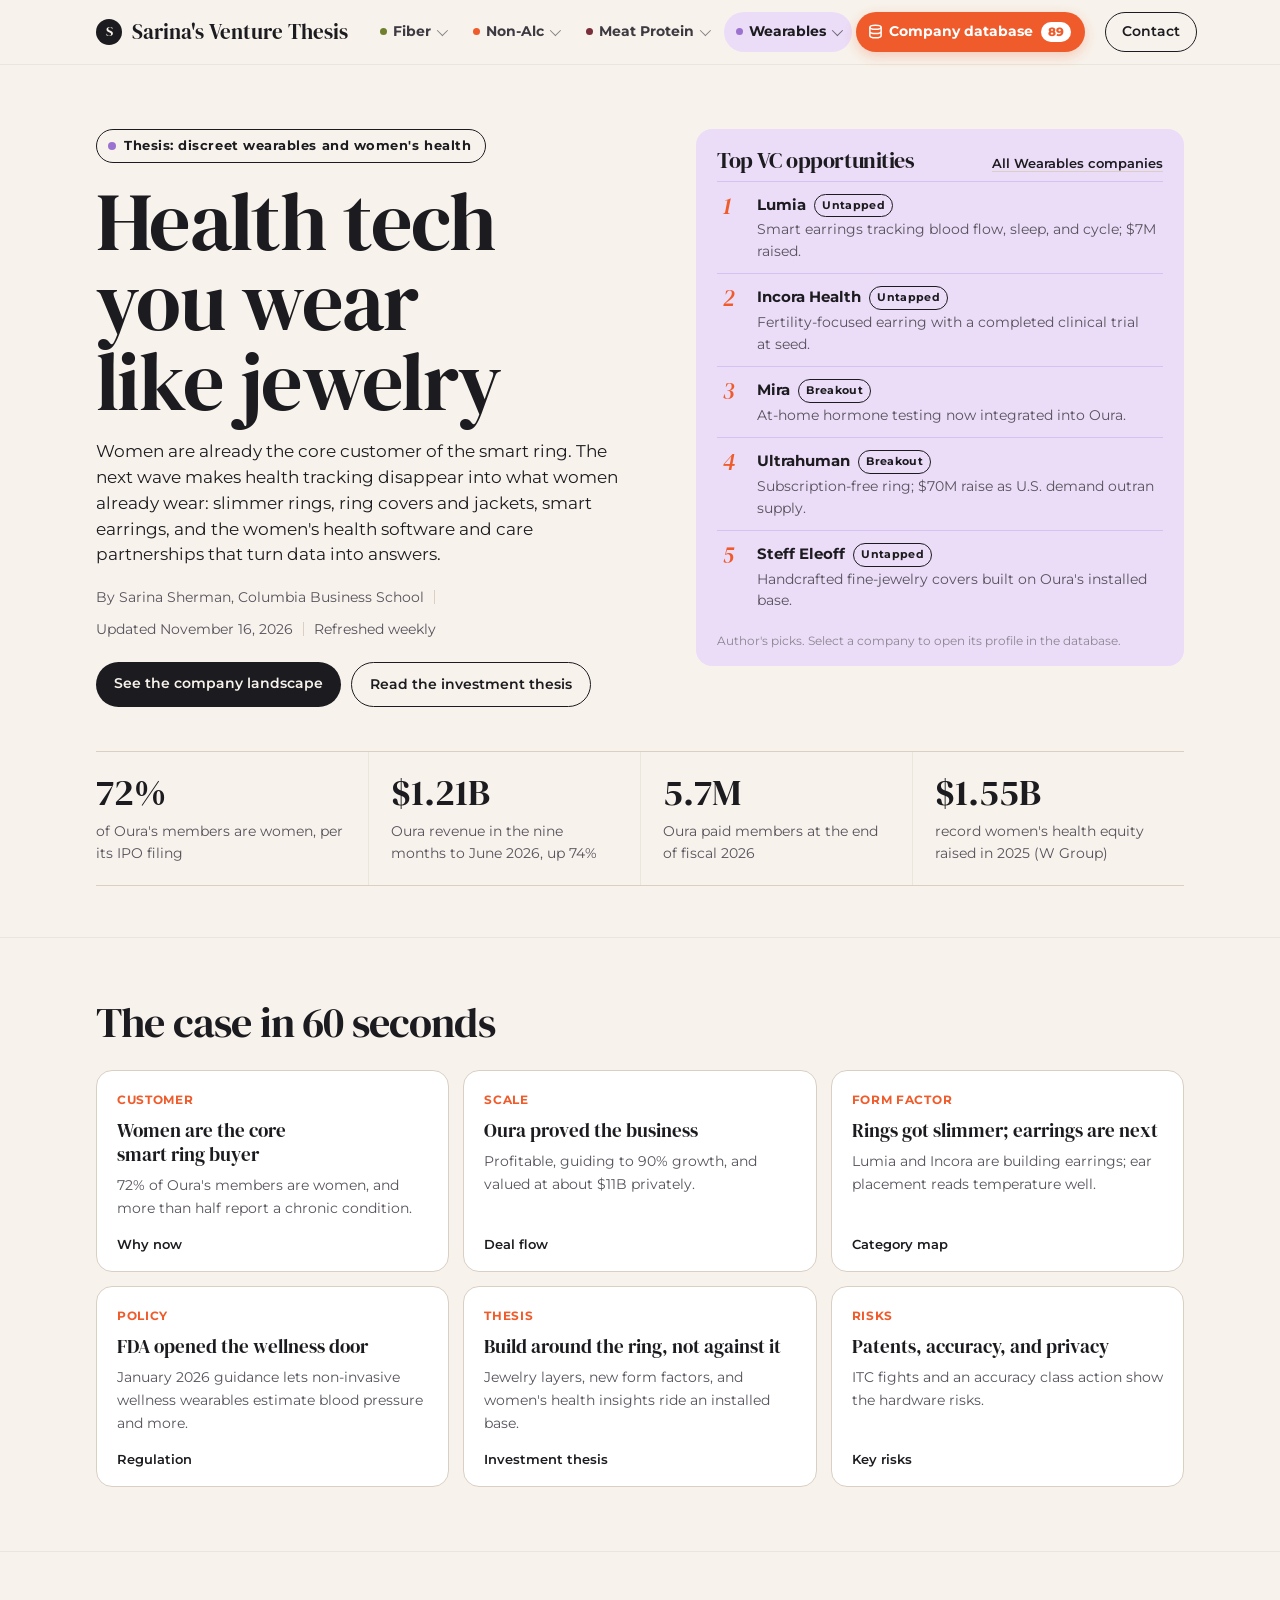
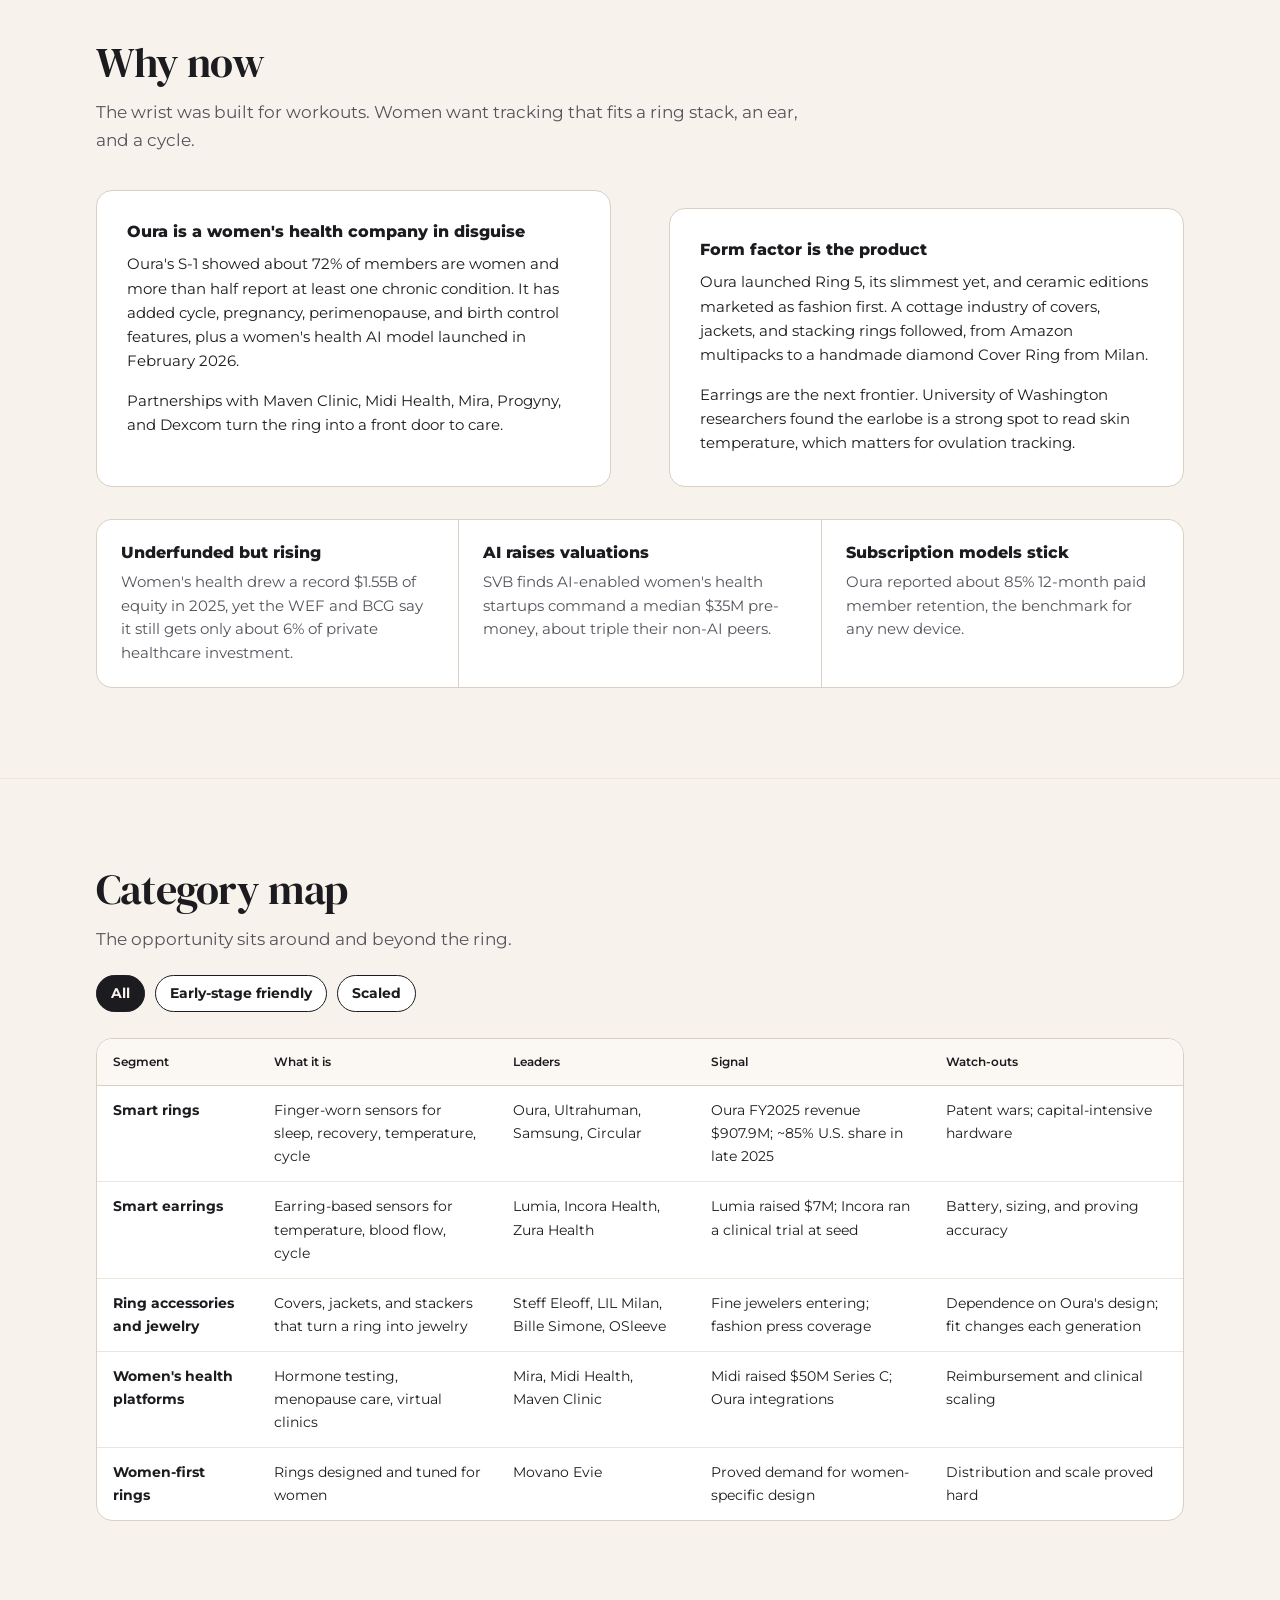
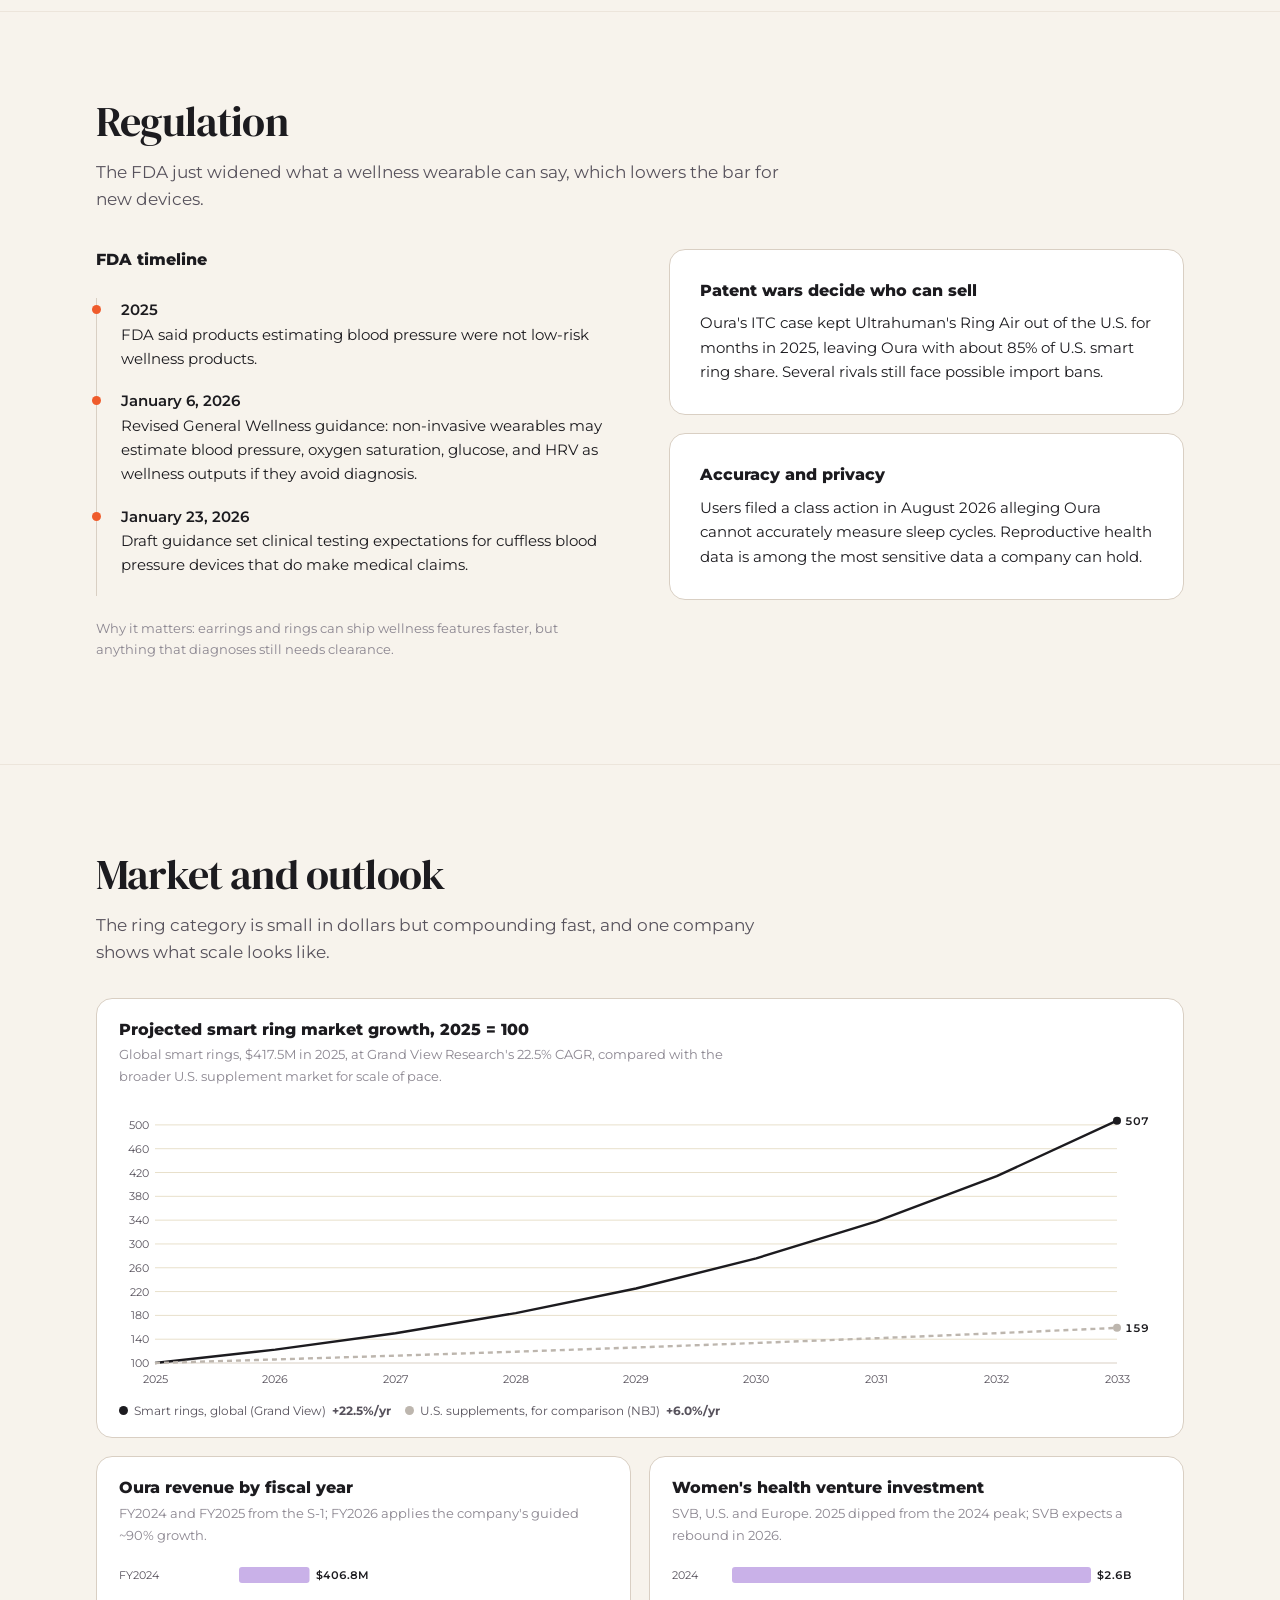
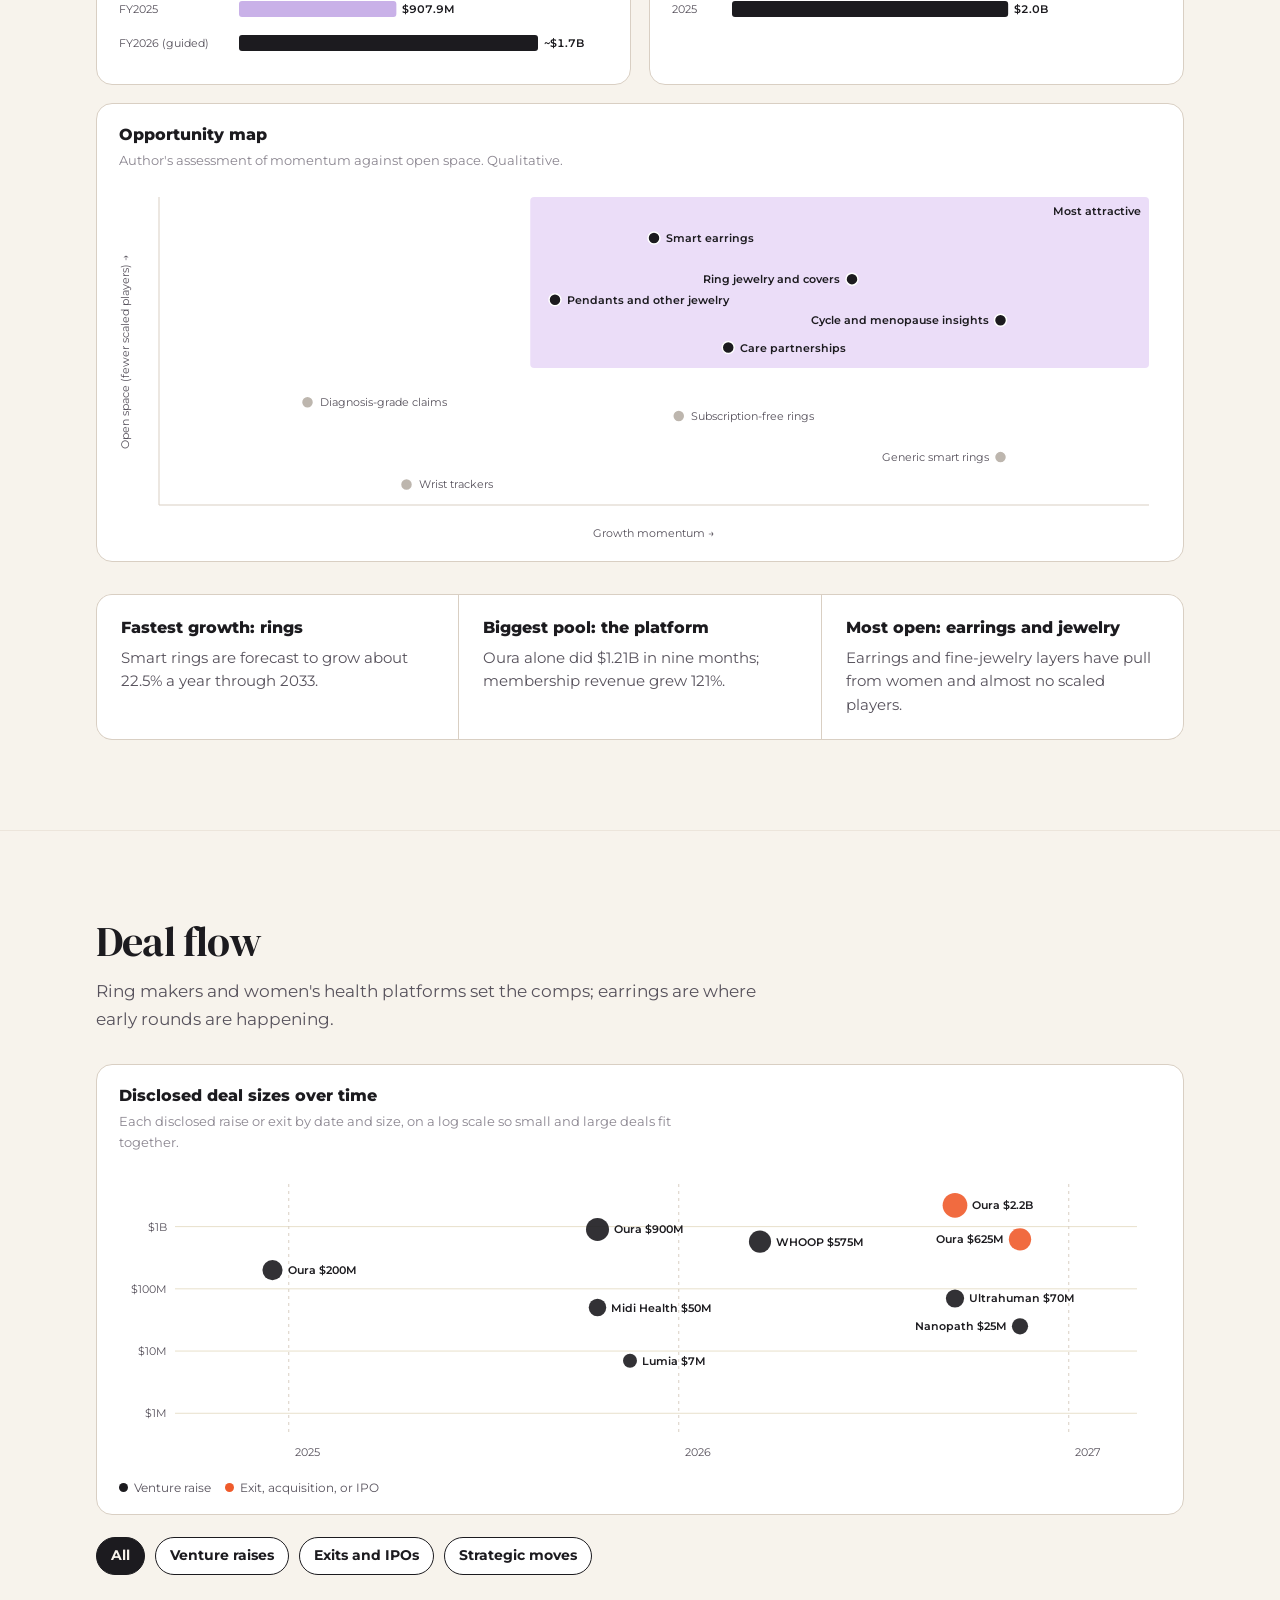
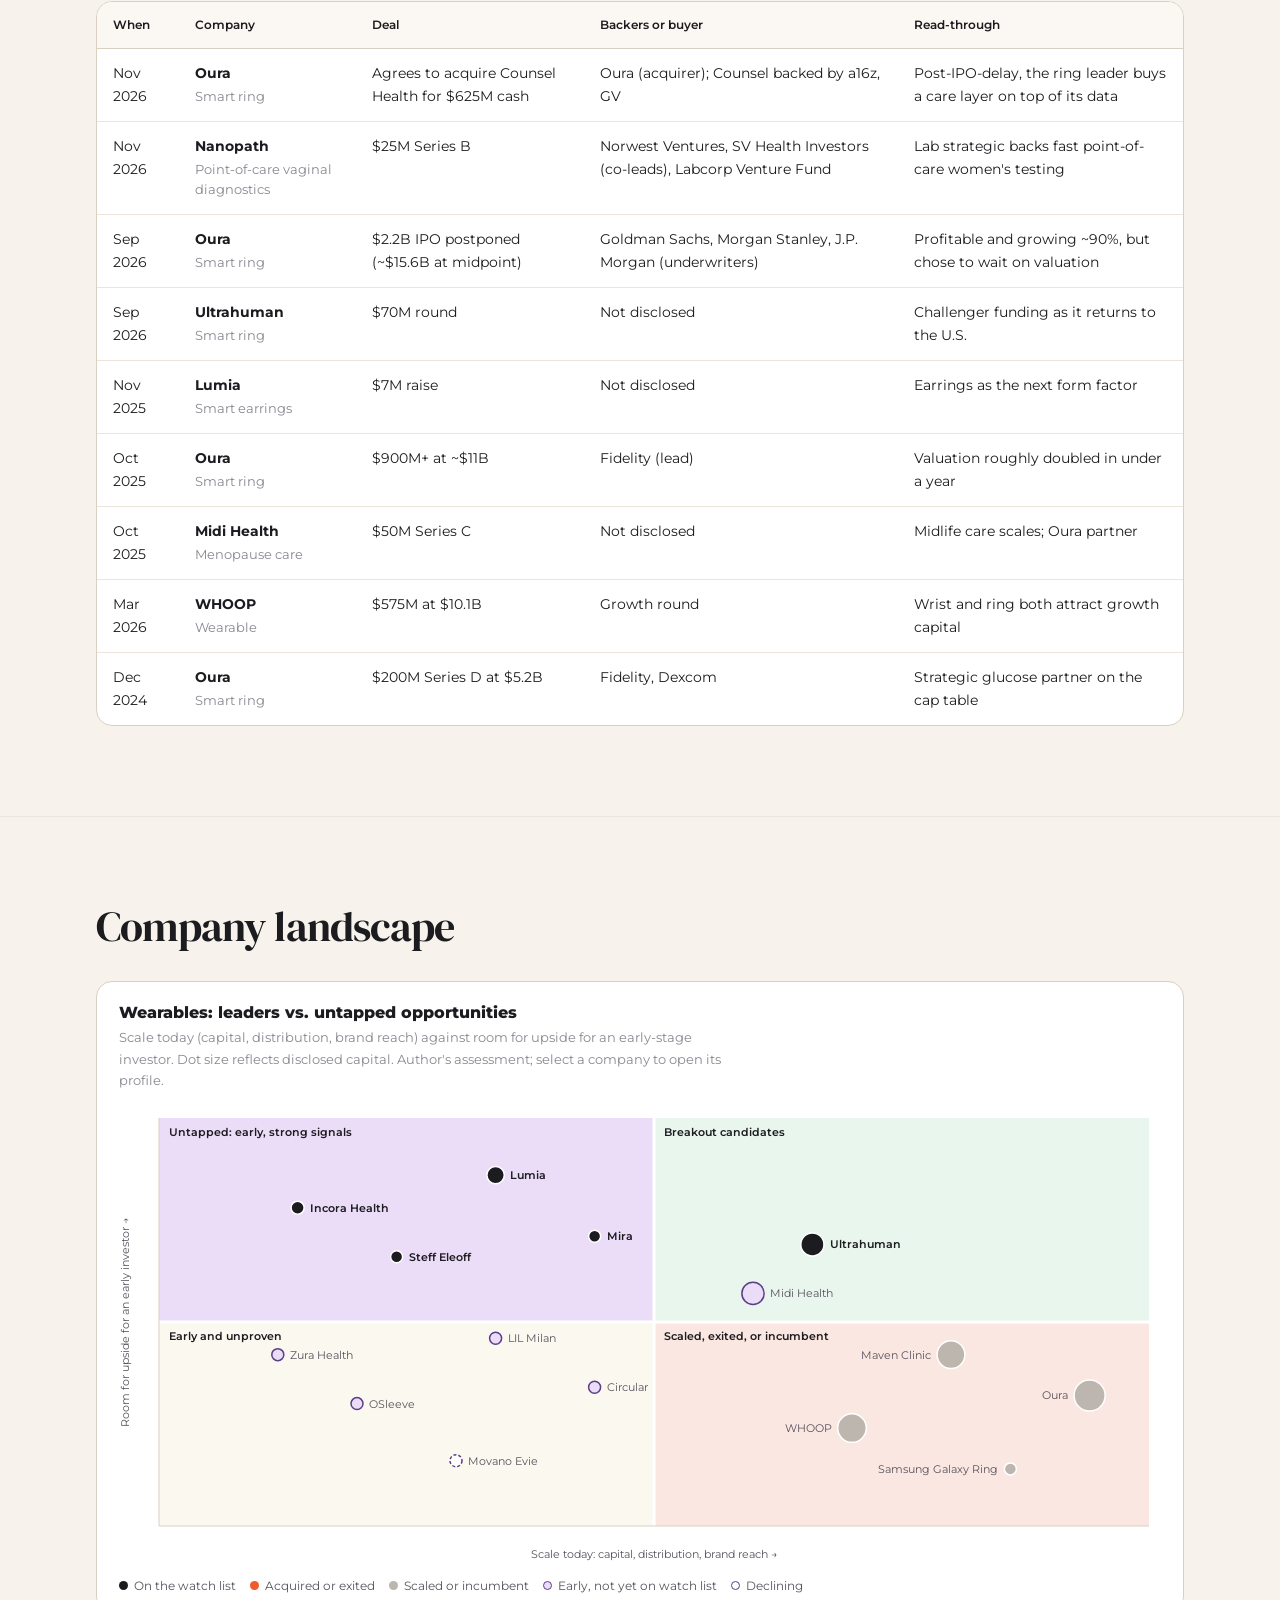
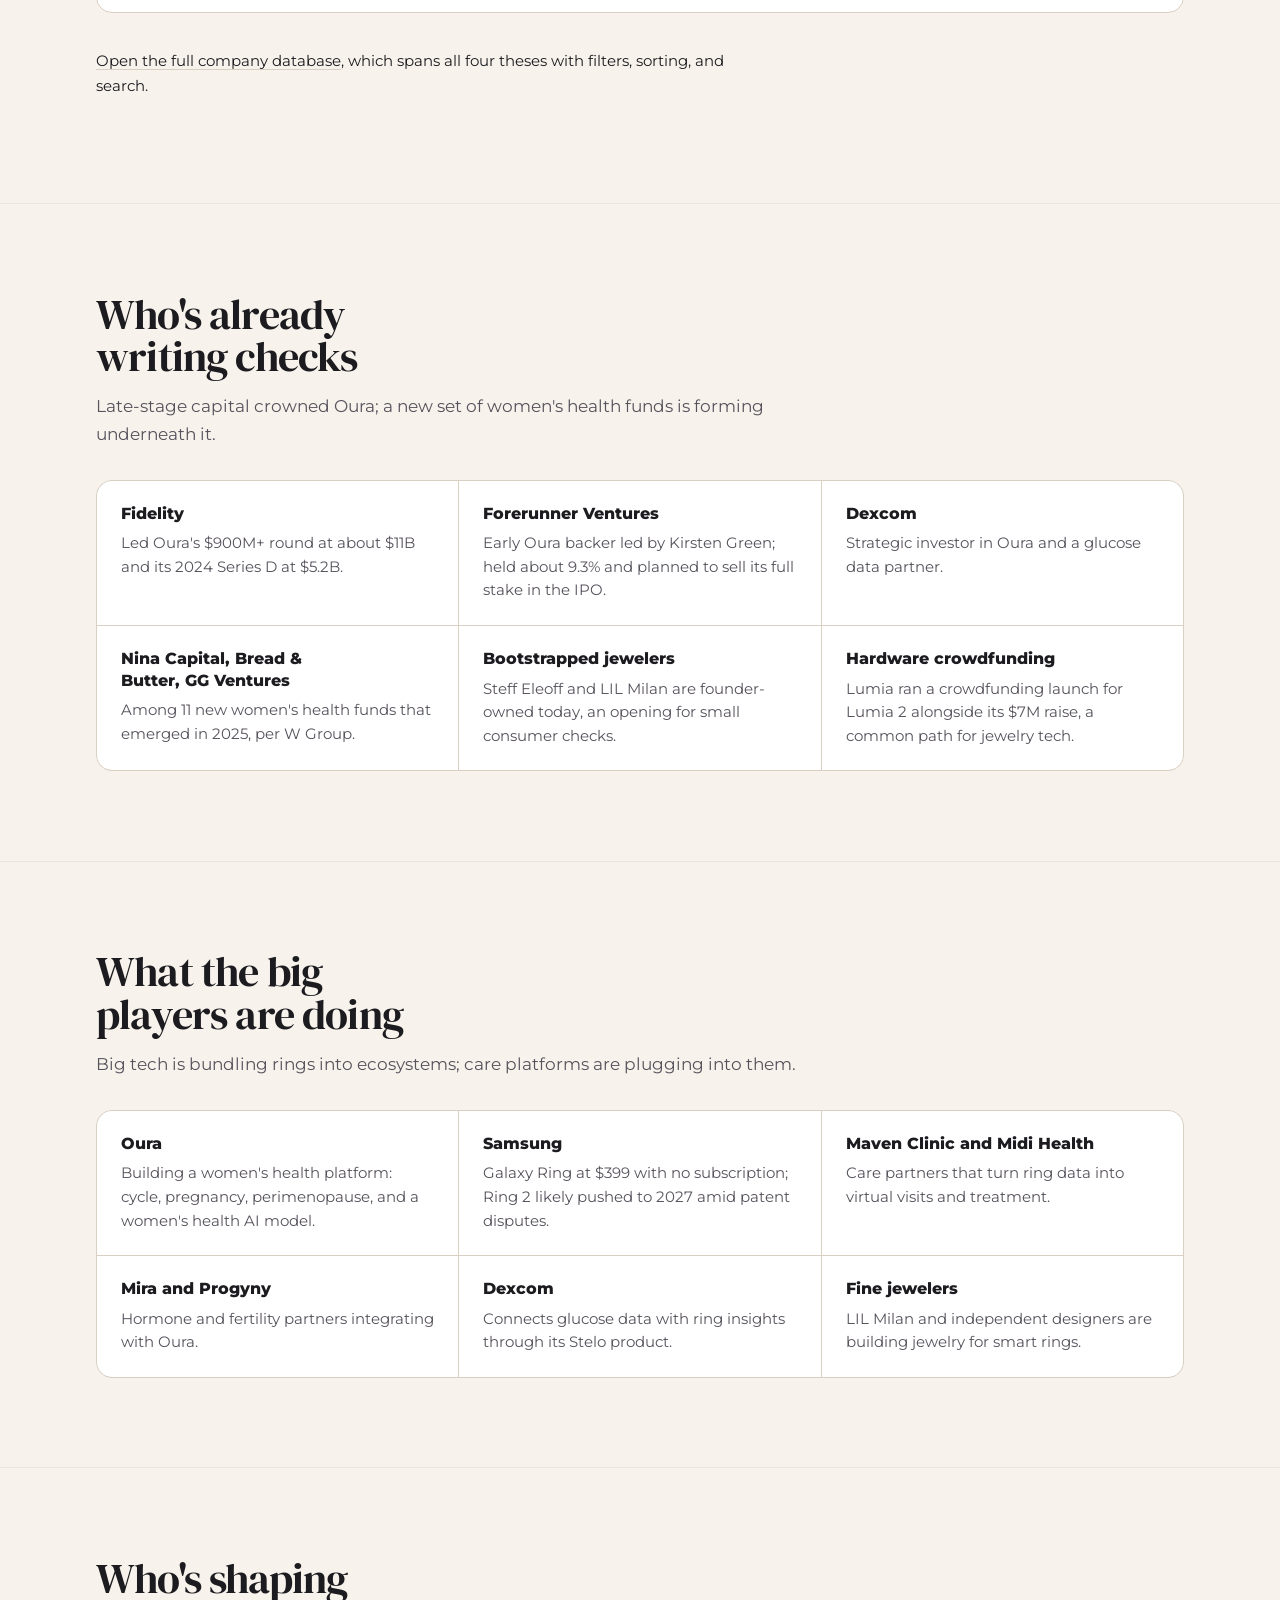
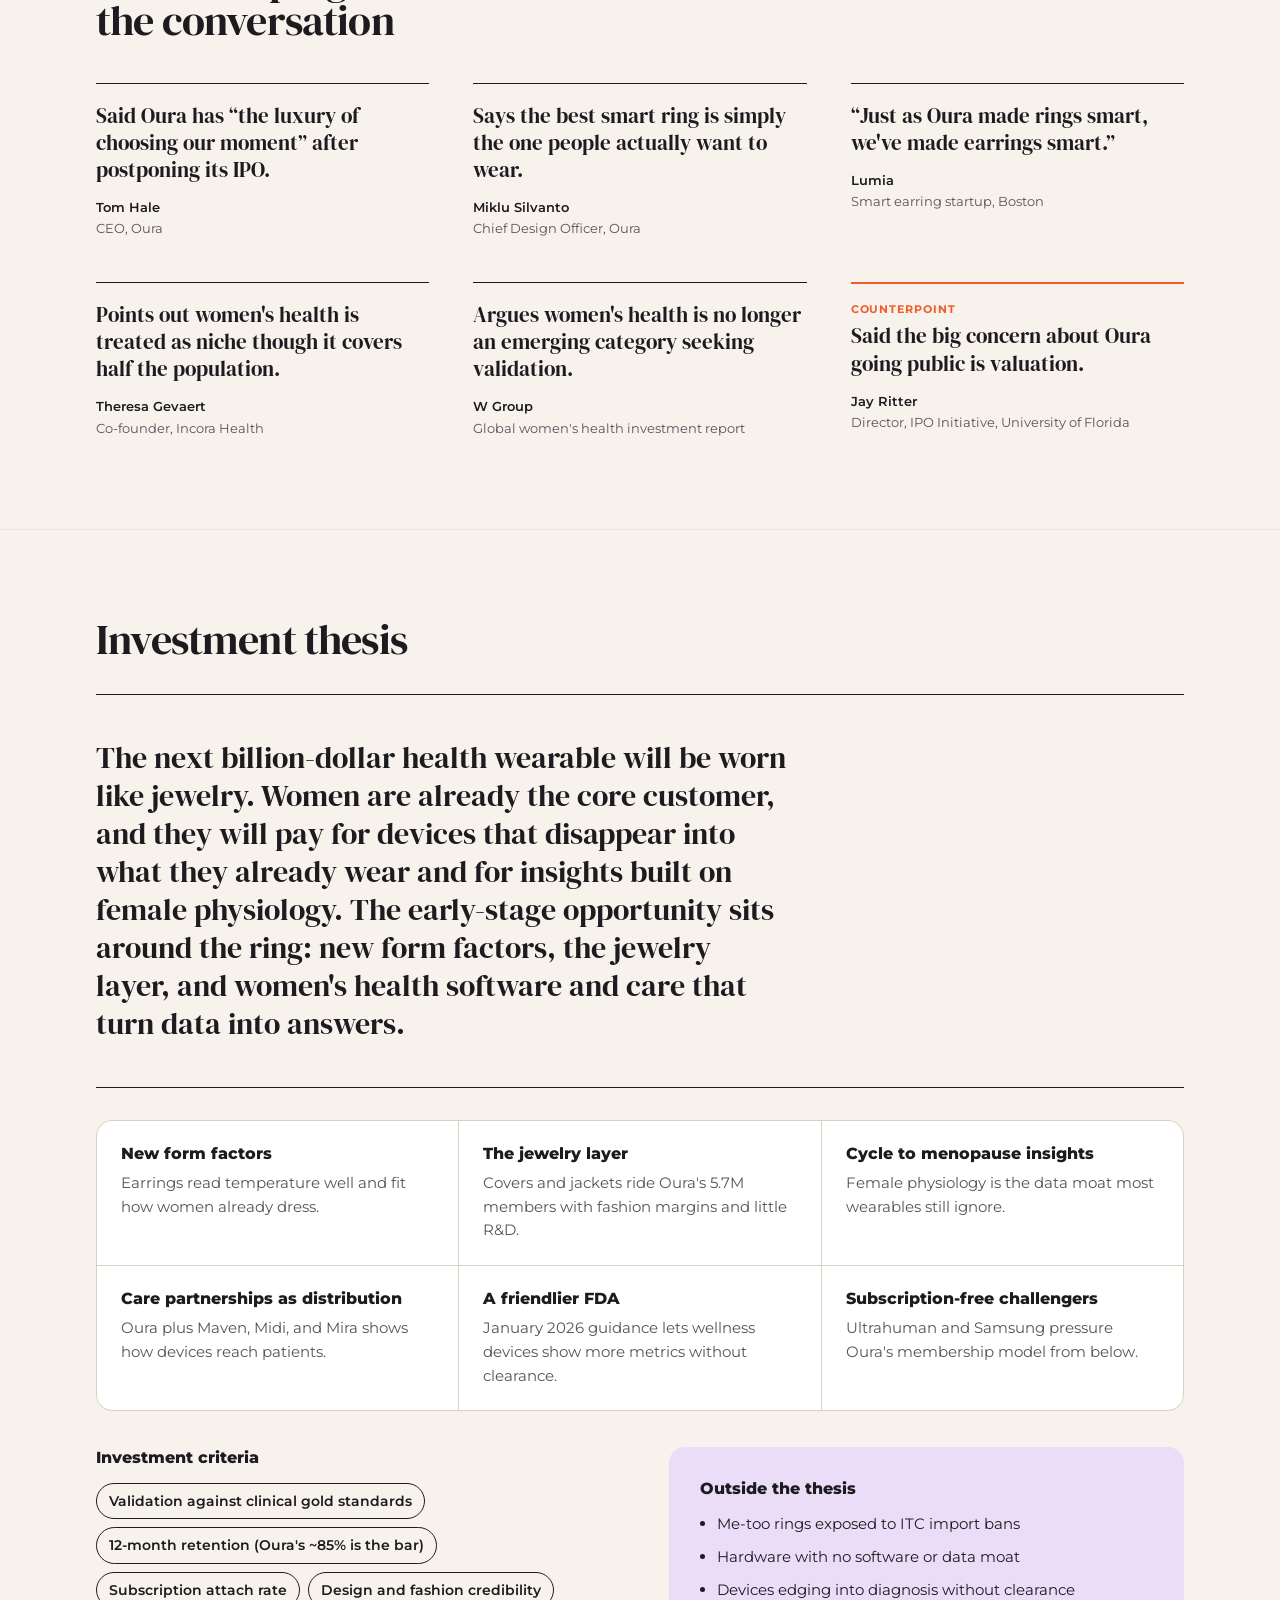
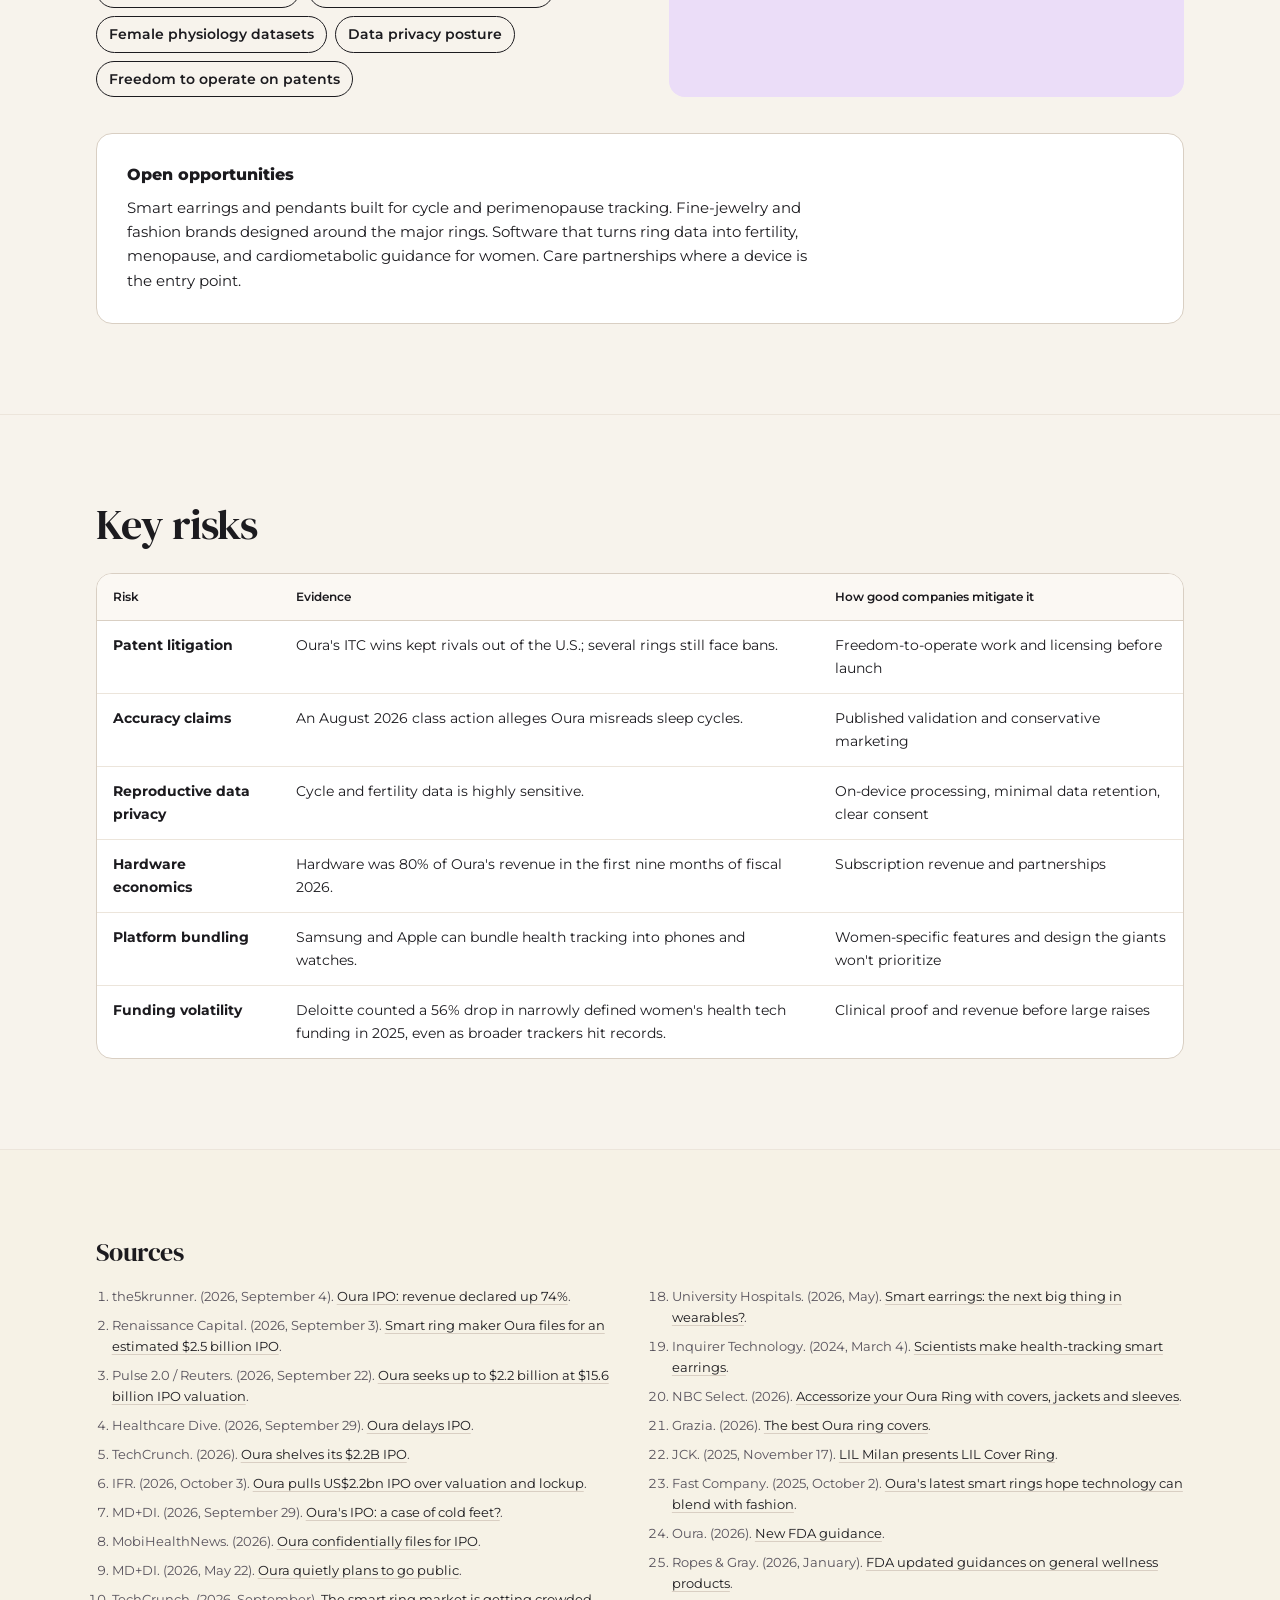
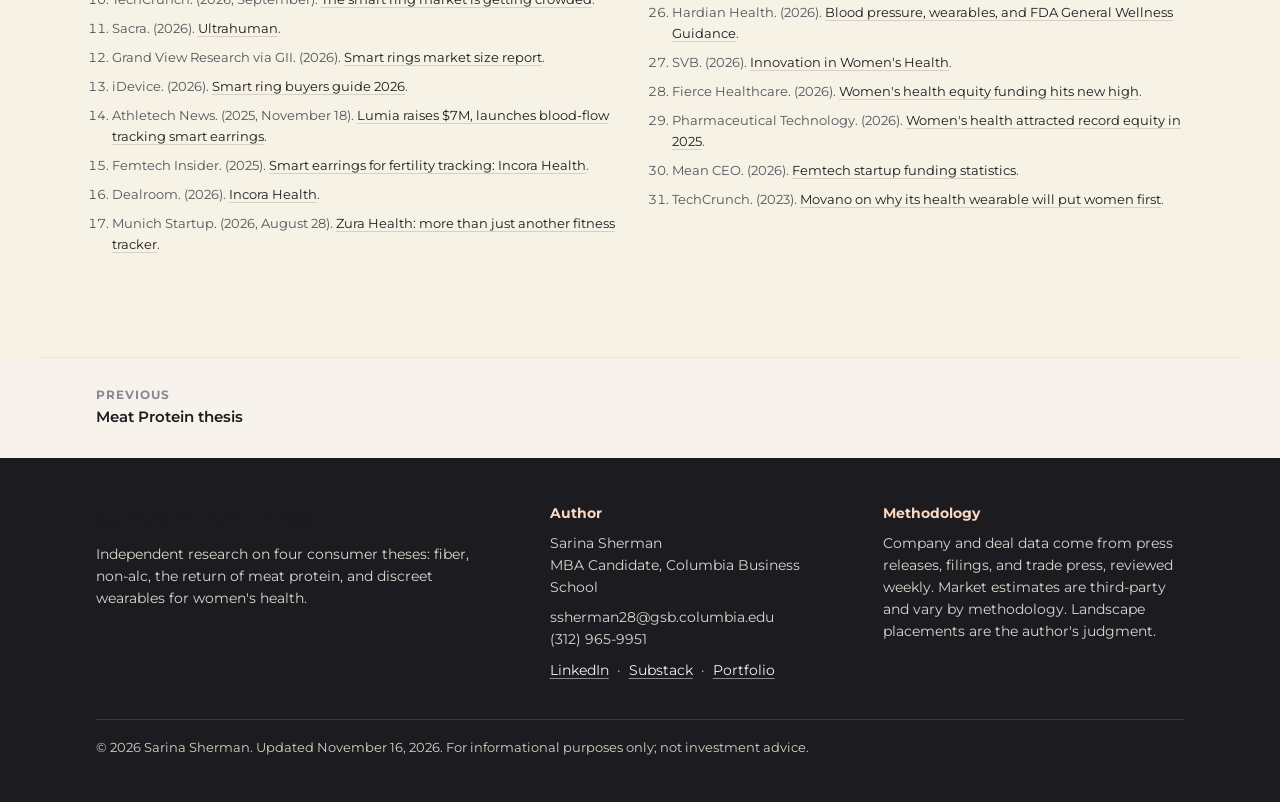
<file: docs/wearables.html>
<!DOCTYPE html>
<html lang="en">
<head>
<meta charset="UTF-8">
<meta name="viewport" content="width=device-width, initial-scale=1, viewport-fit=cover">
<title>Wearables Thesis | Sarina&#x27;s Venture Thesis</title>
<meta name="description" content="Discreet wearables and women&#x27;s health: smart rings, smart earrings, ring jewelry, and care platforms.">
<meta property="og:title" content="Wearables Thesis | Sarina&#x27;s Venture Thesis">
<meta property="og:description" content="Discreet wearables and women&#x27;s health: smart rings, smart earrings, ring jewelry, and care platforms.">
<link rel="icon" href="data:image/svg+xml,%3Csvg xmlns='http://www.w3.org/2000/svg' viewBox='0 0 32 32'%3E%3Ccircle cx='16' cy='16' r='16' fill='%23EF5B2B'/%3E%3Ctext x='16' y='22' text-anchor='middle' font-family='Arial' font-weight='bold' font-size='17' fill='%23FBF8EF'%3ES%3C/text%3E%3C/svg%3E">
<link rel="preconnect" href="https://fonts.googleapis.com"><link rel="preconnect" href="https://fonts.gstatic.com" crossorigin><link href="https://fonts.googleapis.com/css2?family=DM+Serif+Display:ital@0;1&family=Montserrat:wght@400;500;600;700;800&display=swap" rel="stylesheet">
<link rel="stylesheet" href="assets/site.css">
</head>
<body>
<nav class="bar" aria-label="Site">
  <div class="wrap">
    <a class="brand" href="./"><span class="mark">S</span><b>Sarina's Venture Thesis</b></a>
    <ul class="nav"><li><a class="top" data-dd href="fiber.html"><i class="dot" style="background:#6F7F2E"></i>Fiber<i class="chev"></i></a><ul class="menu"><li><span class="mhead">Fiber thesis</span></li><li><a href="fiber.html#summary">The case in 60 seconds</a></li><li><a href="fiber.html#science">The science</a></li><li><a href="fiber.html#types">Fiber types</a></li><li><a href="fiber.html#rules">Regulation</a></li><li><a href="fiber.html#market">Market size</a></li><li><a href="fiber.html#outlook">Growth outlook</a></li><li><a href="fiber.html#deals">Deal flow</a></li><li><a href="fiber.html#landscape">Company landscape</a></li><li><a href="fiber.html#funds">Active investors</a></li><li><a href="fiber.html#strategics">Strategic activity</a></li><li><a href="fiber.html#voices">Notable voices</a></li><li><a href="fiber.html#thesis">Investment thesis</a></li><li><a href="fiber.html#risks">Key risks</a></li><li><a href="fiber.html#sources">Sources</a></li></ul></li><li><a class="top" data-dd href="non-alc.html"><i class="dot" style="background:#EF5B2B"></i>Non-Alc<i class="chev"></i></a><ul class="menu"><li><span class="mhead">Non-Alc thesis</span></li><li><a href="non-alc.html#summary">The case in 60 seconds</a></li><li><a href="non-alc.html#context">Why now</a></li><li><a href="non-alc.html#segments">Category map</a></li><li><a href="non-alc.html#rules">Regulation</a></li><li><a href="non-alc.html#outlook">Market and outlook</a></li><li><a href="non-alc.html#deals">Deal flow</a></li><li><a href="non-alc.html#landscape">Company landscape</a></li><li><a href="non-alc.html#funds">Active investors</a></li><li><a href="non-alc.html#strategics">Strategic activity</a></li><li><a href="non-alc.html#voices">Notable voices</a></li><li><a href="non-alc.html#thesis">Investment thesis</a></li><li><a href="non-alc.html#risks">Key risks</a></li><li><a href="non-alc.html#sources">Sources</a></li></ul></li><li><a class="top" data-dd href="meat-protein.html"><i class="dot" style="background:#7A2E3B"></i>Meat Protein<i class="chev"></i></a><ul class="menu"><li><span class="mhead">Meat Protein thesis</span></li><li><a href="meat-protein.html#summary">The case in 60 seconds</a></li><li><a href="meat-protein.html#context">Why now</a></li><li><a href="meat-protein.html#segments">Category map</a></li><li><a href="meat-protein.html#rules">Regulation</a></li><li><a href="meat-protein.html#outlook">Market and outlook</a></li><li><a href="meat-protein.html#deals">Deal flow</a></li><li><a href="meat-protein.html#landscape">Company landscape</a></li><li><a href="meat-protein.html#funds">Active investors</a></li><li><a href="meat-protein.html#strategics">Strategic activity</a></li><li><a href="meat-protein.html#voices">Notable voices</a></li><li><a href="meat-protein.html#thesis">Investment thesis</a></li><li><a href="meat-protein.html#risks">Key risks</a></li><li><a href="meat-protein.html#sources">Sources</a></li></ul></li><li><a class="top" data-dd href="wearables.html" aria-current="page"><i class="dot" style="background:#9B72CF"></i>Wearables<i class="chev"></i></a><ul class="menu"><li><span class="mhead">Wearables thesis</span></li><li><a href="wearables.html#summary">The case in 60 seconds</a></li><li><a href="wearables.html#context">Why now</a></li><li><a href="wearables.html#segments">Category map</a></li><li><a href="wearables.html#rules">Regulation</a></li><li><a href="wearables.html#outlook">Market and outlook</a></li><li><a href="wearables.html#deals">Deal flow</a></li><li><a href="wearables.html#landscape">Company landscape</a></li><li><a href="wearables.html#funds">Active investors</a></li><li><a href="wearables.html#strategics">Strategic activity</a></li><li><a href="wearables.html#voices">Notable voices</a></li><li><a href="wearables.html#thesis">Investment thesis</a></li><li><a href="wearables.html#risks">Key risks</a></li><li><a href="wearables.html#sources">Sources</a></li></ul></li><li><a class="top dbtab" href="companies.html"><svg viewBox="0 0 16 16" aria-hidden="true"><ellipse cx="8" cy="3.5" rx="6" ry="2.2" fill="none" stroke="currentColor" stroke-width="1.6"/><path d="M2 3.5v9c0 1.2 2.7 2.2 6 2.2s6-1 6-2.2v-9M2 8c0 1.2 2.7 2.2 6 2.2s6-1 6-2.2" fill="none" stroke="currentColor" stroke-width="1.6"/></svg>Company database<span class="cnt">89</span></a></li></ul>
    <a class="navcta" href="./#about">Contact</a>
    <button class="navtoggle" id="navToggle" aria-expanded="false" aria-controls="mpanel">Menu</button>
  </div>
  <div class="wrap mpanel" id="mpanel" hidden><a href="./">Home</a><details><summary><i class="dot" style="background:#6F7F2E"></i>Fiber</summary><a href="fiber.html">Overview</a><a href="fiber.html#summary">The case in 60 seconds</a><a href="fiber.html#science">The science</a><a href="fiber.html#types">Fiber types</a><a href="fiber.html#rules">Regulation</a><a href="fiber.html#market">Market size</a><a href="fiber.html#outlook">Growth outlook</a><a href="fiber.html#deals">Deal flow</a><a href="fiber.html#landscape">Company landscape</a><a href="fiber.html#funds">Active investors</a><a href="fiber.html#strategics">Strategic activity</a><a href="fiber.html#voices">Notable voices</a><a href="fiber.html#thesis">Investment thesis</a><a href="fiber.html#risks">Key risks</a><a href="fiber.html#sources">Sources</a></details><details><summary><i class="dot" style="background:#EF5B2B"></i>Non-Alc</summary><a href="non-alc.html">Overview</a><a href="non-alc.html#summary">The case in 60 seconds</a><a href="non-alc.html#context">Why now</a><a href="non-alc.html#segments">Category map</a><a href="non-alc.html#rules">Regulation</a><a href="non-alc.html#outlook">Market and outlook</a><a href="non-alc.html#deals">Deal flow</a><a href="non-alc.html#landscape">Company landscape</a><a href="non-alc.html#funds">Active investors</a><a href="non-alc.html#strategics">Strategic activity</a><a href="non-alc.html#voices">Notable voices</a><a href="non-alc.html#thesis">Investment thesis</a><a href="non-alc.html#risks">Key risks</a><a href="non-alc.html#sources">Sources</a></details><details><summary><i class="dot" style="background:#7A2E3B"></i>Meat Protein</summary><a href="meat-protein.html">Overview</a><a href="meat-protein.html#summary">The case in 60 seconds</a><a href="meat-protein.html#context">Why now</a><a href="meat-protein.html#segments">Category map</a><a href="meat-protein.html#rules">Regulation</a><a href="meat-protein.html#outlook">Market and outlook</a><a href="meat-protein.html#deals">Deal flow</a><a href="meat-protein.html#landscape">Company landscape</a><a href="meat-protein.html#funds">Active investors</a><a href="meat-protein.html#strategics">Strategic activity</a><a href="meat-protein.html#voices">Notable voices</a><a href="meat-protein.html#thesis">Investment thesis</a><a href="meat-protein.html#risks">Key risks</a><a href="meat-protein.html#sources">Sources</a></details><details><summary><i class="dot" style="background:#9B72CF"></i>Wearables</summary><a href="wearables.html">Overview</a><a href="wearables.html#summary">The case in 60 seconds</a><a href="wearables.html#context">Why now</a><a href="wearables.html#segments">Category map</a><a href="wearables.html#rules">Regulation</a><a href="wearables.html#outlook">Market and outlook</a><a href="wearables.html#deals">Deal flow</a><a href="wearables.html#landscape">Company landscape</a><a href="wearables.html#funds">Active investors</a><a href="wearables.html#strategics">Strategic activity</a><a href="wearables.html#voices">Notable voices</a><a href="wearables.html#thesis">Investment thesis</a><a href="wearables.html#risks">Key risks</a><a href="wearables.html#sources">Sources</a></details><a class="mdb" href="companies.html">Company database (89 companies)</a><a href="./#about">Contact</a></div>
</nav>
<main id="top">
<div class="wrap">
<header class="hero">
  <div>
    <span class="eyebrow"><i style="background:#9B72CF"></i>Thesis: discreet wearables and women's health</span>
    <h1>Health tech you wear like jewelry</h1>
    <p class="sub">Women are already the core customer of the smart ring. The next wave makes health tracking disappear into what women already wear: slimmer rings, ring covers and jackets, smart earrings, and the women's health software and care partnerships that turn data into answers.</p>
    <p class="meta"><span>By Sarina Sherman, Columbia Business School</span><span class="sep"></span><span>Updated November 16, 2026</span><span class="sep"></span><span>Refreshed weekly</span></p>
    <div class="ctas"><a class="p" href="#landscape">See the company landscape</a><a class="s" href="#thesis">Read the investment thesis</a></div>
  </div>
  <aside class="topops" aria-labelledby="topopsT">
    <div class="topops-head"><h2 id="topopsT">Top VC opportunities</h2><a href="companies.html#t-wear" class="seeall">All Wearables companies</a></div>
    <ol><li><a class="opp" href="companies.html#co-lumia"><span class="rk">1</span><span class="ob"><strong>Lumia</strong><span class="tag">Untapped</span><em>Smart earrings tracking blood flow, sleep, and cycle; $7M raised.</em></span></a></li><li><a class="opp" href="companies.html#co-incora-health"><span class="rk">2</span><span class="ob"><strong>Incora Health</strong><span class="tag">Untapped</span><em>Fertility-focused earring with a completed clinical trial at seed.</em></span></a></li><li><a class="opp" href="companies.html#co-mira"><span class="rk">3</span><span class="ob"><strong>Mira</strong><span class="tag">Breakout</span><em>At-home hormone testing now integrated into Oura.</em></span></a></li><li><a class="opp" href="companies.html#co-ultrahuman"><span class="rk">4</span><span class="ob"><strong>Ultrahuman</strong><span class="tag">Breakout</span><em>Subscription-free ring; $70M raise as U.S. demand outran supply.</em></span></a></li><li><a class="opp" href="companies.html#co-steff-eleoff"><span class="rk">5</span><span class="ob"><strong>Steff Eleoff</strong><span class="tag">Untapped</span><em>Handcrafted fine-jewelry covers built on Oura's installed base.</em></span></a></li></ol>
    <p class="topops-note">Author's picks. Select a company to open its profile in the database.</p>
  </aside>
</header>
<div class="facts"><div><b>72%</b><span>of Oura's members are women, per its IPO filing</span></div><div><b>$1.21B</b><span>Oura revenue in the nine months to June 2026, up 74%</span></div><div><b>5.7M</b><span>Oura paid members at the end of fiscal 2026</span></div><div><b>$1.55B</b><span>record women's health equity raised in 2025 (W Group)</span></div></div>
</div>
<section id="summary" class="summary">
<div class="wrap">
  <h2>The case in 60 seconds</h2>
  
<div class="sumgrid"><a class="sumcard" href="#context"><span class="sumk">Customer</span><h3>Women are the core smart ring buyer</h3><p>72% of Oura's members are women, and more than half report a chronic condition.</p><span class="go">Why now</span></a><a class="sumcard" href="#deals"><span class="sumk">Scale</span><h3>Oura proved the business</h3><p>Profitable, guiding to 90% growth, and valued at about $11B privately.</p><span class="go">Deal flow</span></a><a class="sumcard" href="#segments"><span class="sumk">Form factor</span><h3>Rings got slimmer; earrings are next</h3><p>Lumia and Incora are building earrings; ear placement reads temperature well.</p><span class="go">Category map</span></a><a class="sumcard" href="#rules"><span class="sumk">Policy</span><h3>FDA opened the wellness door</h3><p>January 2026 guidance lets non-invasive wellness wearables estimate blood pressure and more.</p><span class="go">Regulation</span></a><a class="sumcard" href="#thesis"><span class="sumk">Thesis</span><h3>Build around the ring, not against it</h3><p>Jewelry layers, new form factors, and women's health insights ride an installed base.</p><span class="go">Investment thesis</span></a><a class="sumcard" href="#risks"><span class="sumk">Risks</span><h3>Patents, accuracy, and privacy</h3><p>ITC fights and an accuracy class action show the hardware risks.</p><span class="go">Key risks</span></a></div>
</div>
</section>
<section id="context">
<div class="wrap">
  <h2>Why now</h2>
  <p class="lede">The wrist was built for workouts. Women want tracking that fits a ring stack, an ear, and a cycle.</p>
<div class="two"><div class="callout"><h3>Oura is a women's health company in disguise</h3><p>Oura's S-1 showed about 72% of members are women and more than half report at least one chronic condition. It has added cycle, pregnancy, perimenopause, and birth control features, plus a women's health AI model launched in February 2026.</p><p>Partnerships with Maven Clinic, Midi Health, Mira, Progyny, and Dexcom turn the ring into a front door to care.</p></div><div class="callout"><h3>Form factor is the product</h3><p>Oura launched Ring 5, its slimmest yet, and ceramic editions marketed as fashion first. A cottage industry of covers, jackets, and stacking rings followed, from Amazon multipacks to a handmade diamond Cover Ring from Milan.</p><p>Earrings are the next frontier. University of Washington researchers found the earlobe is a strong spot to read skin temperature, which matters for ovulation tracking.</p></div></div><div class="cards"><div class="card"><h3>Underfunded but rising</h3><p>Women's health drew a record $1.55B of equity in 2025, yet the WEF and BCG say it still gets only about 6% of private healthcare investment.</p></div><div class="card"><h3>AI raises valuations</h3><p>SVB finds AI-enabled women's health startups command a median $35M pre-money, about triple their non-AI peers.</p></div><div class="card"><h3>Subscription models stick</h3><p>Oura reported about 85% 12-month paid member retention, the benchmark for any new device.</p></div></div>
</div>
</section>
<section id="segments">
<div class="wrap">
  <h2>Category map</h2>
  <p class="lede">The opportunity sits around and beyond the ring.</p>
<div class="controls" role="group" aria-label="Filter segments"><button class="flt" data-g="seg" data-f="all" aria-pressed="true">All</button><button class="flt" data-g="seg" data-f="early" aria-pressed="false">Early-stage friendly</button><button class="flt" data-g="seg" data-f="scaled" aria-pressed="false">Scaled</button></div><div class="tbl"><table style="min-width:860px" data-fg="seg"><thead><tr><th>Segment</th><th>What it is</th><th>Leaders</th><th>Signal</th><th>Watch-outs</th></tr></thead><tbody><tr data-tags="scaled"><td><strong>Smart rings</strong></td><td>Finger-worn sensors for sleep, recovery, temperature, cycle</td><td>Oura, Ultrahuman, Samsung, Circular</td><td>Oura FY2025 revenue $907.9M; ~85% U.S. share in late 2025</td><td>Patent wars; capital-intensive hardware</td></tr><tr data-tags="early"><td><strong>Smart earrings</strong></td><td>Earring-based sensors for temperature, blood flow, cycle</td><td>Lumia, Incora Health, Zura Health</td><td>Lumia raised $7M; Incora ran a clinical trial at seed</td><td>Battery, sizing, and proving accuracy</td></tr><tr data-tags="early"><td><strong>Ring accessories and jewelry</strong></td><td>Covers, jackets, and stackers that turn a ring into jewelry</td><td>Steff Eleoff, LIL Milan, Bille Simone, OSleeve</td><td>Fine jewelers entering; fashion press coverage</td><td>Dependence on Oura's design; fit changes each generation</td></tr><tr data-tags="early scaled"><td><strong>Women's health platforms</strong></td><td>Hormone testing, menopause care, virtual clinics</td><td>Mira, Midi Health, Maven Clinic</td><td>Midi raised $50M Series C; Oura integrations</td><td>Reimbursement and clinical scaling</td></tr><tr data-tags="early"><td><strong>Women-first rings</strong></td><td>Rings designed and tuned for women</td><td>Movano Evie</td><td>Proved demand for women-specific design</td><td>Distribution and scale proved hard</td></tr></tbody></table></div>
</div>
</section>
<section id="rules">
<div class="wrap">
  <h2>Regulation</h2>
  <p class="lede">The FDA just widened what a wellness wearable can say, which lowers the bar for new devices.</p>
<div class="two"><div><h3>FDA timeline</h3><ul class="tl"><li><b>2025</b>FDA said products estimating blood pressure were not low-risk wellness products.</li><li><b>January 6, 2026</b>Revised General Wellness guidance: non-invasive wearables may estimate blood pressure, oxygen saturation, glucose, and HRV as wellness outputs if they avoid diagnosis.</li><li><b>January 23, 2026</b>Draft guidance set clinical testing expectations for cuffless blood pressure devices that do make medical claims.</li></ul><p class="note">Why it matters: earrings and rings can ship wellness features faster, but anything that diagnoses still needs clearance.</p></div><div><div class="callout"><h3>Patent wars decide who can sell</h3><p>Oura's ITC case kept Ultrahuman's Ring Air out of the U.S. for months in 2025, leaving Oura with about 85% of U.S. smart ring share. Several rivals still face possible import bans.</p></div><div class="callout"><h3>Accuracy and privacy</h3><p>Users filed a class action in August 2026 alleging Oura cannot accurately measure sleep cycles. Reproductive health data is among the most sensitive data a company can hold.</p></div></div></div>
</div>
</section>
<section id="outlook">
<div class="wrap">
  <h2>Market and outlook</h2>
  <p class="lede">The ring category is small in dollars but compounding fast, and one company shows what scale looks like.</p>
<div class="chartgrid"><figure class="chart wide"><figcaption><h3>Projected smart ring market growth, 2025 = 100</h3><p>Global smart rings, $417.5M in 2025, at Grand View Research's 22.5% CAGR, compared with the broader U.S. supplement market for scale of pace.</p></figcaption><div id="chWearIdx" class="chartbox"></div><div class="legend" id="lgWear"></div></figure><figure class="chart"><figcaption><h3>Oura revenue by fiscal year</h3><p>FY2024 and FY2025 from the S-1; FY2026 applies the company's guided ~90% growth.</p></figcaption><div id="chOura" class="chartbox"></div></figure><figure class="chart"><figcaption><h3>Women's health venture investment</h3><p>SVB, U.S. and Europe. 2025 dipped from the 2024 peak; SVB expects a rebound in 2026.</p></figcaption><div id="chFem" class="chartbox"></div></figure><figure class="chart wide"><figcaption><h3>Opportunity map</h3><p>Author's assessment of momentum against open space. Qualitative.</p></figcaption><div id="chWearOpp" class="chartbox"></div></figure></div><div class="cards"><div class="card"><h3>Fastest growth: rings</h3><p>Smart rings are forecast to grow about 22.5% a year through 2033.</p></div><div class="card"><h3>Biggest pool: the platform</h3><p>Oura alone did $1.21B in nine months; membership revenue grew 121%.</p></div><div class="card"><h3>Most open: earrings and jewelry</h3><p>Earrings and fine-jewelry layers have pull from women and almost no scaled players.</p></div></div>
</div>
</section>
<section id="deals">
<div class="wrap">
  <h2>Deal flow</h2>
  <p class="lede">Ring makers and women's health platforms set the comps; earrings are where early rounds are happening.</p>
<div class="chartgrid"><figure class="chart wide"><figcaption><h3>Disclosed deal sizes over time</h3><p>Each disclosed raise or exit by date and size, on a log scale so small and large deals fit together.</p></figcaption><div id="chTimeline" class="chartbox"></div><div class="legend"><span><i style="background:#1C1B1F"></i>Venture raise</span><span><i style="background:#EF5B2B"></i>Exit, acquisition, or IPO</span></div></figure></div><div class="controls" role="group" aria-label="Filter deals"><button class="flt" data-g="deals" data-f="all" aria-pressed="true">All</button><button class="flt" data-g="deals" data-f="raise" aria-pressed="false">Venture raises</button><button class="flt" data-g="deals" data-f="exit" aria-pressed="false">Exits and IPOs</button><button class="flt" data-g="deals" data-f="strategic" aria-pressed="false">Strategic moves</button></div><div class="tbl"><table style="min-width:860px" data-fg="deals"><thead><tr><th>When</th><th>Company</th><th>Deal</th><th>Backers or buyer</th><th>Read-through</th></tr></thead><tbody><tr data-tags="exit"><td>Nov 2026</td><td><strong>Oura</strong><span class="sub">Smart ring</span></td><td>Agrees to acquire Counsel Health for $625M cash</td><td>Oura (acquirer); Counsel backed by a16z, GV</td><td>Post-IPO-delay, the ring leader buys a care layer on top of its data</td></tr><tr data-tags="raise"><td>Nov 2026</td><td><strong>Nanopath</strong><span class="sub">Point-of-care vaginal diagnostics</span></td><td>$25M Series B</td><td>Norwest Ventures, SV Health Investors (co-leads), Labcorp Venture Fund</td><td>Lab strategic backs fast point-of-care women&#x27;s testing</td></tr><tr data-tags="exit"><td>Sep 2026</td><td><strong>Oura</strong><span class="sub">Smart ring</span></td><td>$2.2B IPO postponed (~$15.6B at midpoint)</td><td>Goldman Sachs, Morgan Stanley, J.P. Morgan (underwriters)</td><td>Profitable and growing ~90%, but chose to wait on valuation</td></tr><tr data-tags="raise"><td>Sep 2026</td><td><strong>Ultrahuman</strong><span class="sub">Smart ring</span></td><td>$70M round</td><td>Not disclosed</td><td>Challenger funding as it returns to the U.S.</td></tr><tr data-tags="raise"><td>Nov 2025</td><td><strong>Lumia</strong><span class="sub">Smart earrings</span></td><td>$7M raise</td><td>Not disclosed</td><td>Earrings as the next form factor</td></tr><tr data-tags="raise"><td>Oct 2025</td><td><strong>Oura</strong><span class="sub">Smart ring</span></td><td>$900M+ at ~$11B</td><td>Fidelity (lead)</td><td>Valuation roughly doubled in under a year</td></tr><tr data-tags="raise"><td>Oct 2025</td><td><strong>Midi Health</strong><span class="sub">Menopause care</span></td><td>$50M Series C</td><td>Not disclosed</td><td>Midlife care scales; Oura partner</td></tr><tr data-tags="raise"><td>Mar 2026</td><td><strong>WHOOP</strong><span class="sub">Wearable</span></td><td>$575M at $10.1B</td><td>Growth round</td><td>Wrist and ring both attract growth capital</td></tr><tr data-tags="raise"><td>Dec 2024</td><td><strong>Oura</strong><span class="sub">Smart ring</span></td><td>$200M Series D at $5.2B</td><td>Fidelity, Dexcom</td><td>Strategic glucose partner on the cap table</td></tr></tbody></table></div>
</div>
</section>
<section id="landscape">
<div class="wrap">
  <h2>Company landscape</h2>
  
<div class="chartgrid"><figure class="chart wide"><figcaption><h3>Wearables: leaders vs. untapped opportunities</h3><p>Scale today (capital, distribution, brand reach) against room for upside for an early-stage investor. Dot size reflects disclosed capital. Author's assessment; select a company to open its profile.</p></figcaption><div id="chLand" class="chartbox"></div><div class="legend"><span><i style="background:#1C1B1F"></i>On the watch list</span><span><i style="background:#EF5B2B"></i>Acquired or exited</span><span><i style="background:#BDB6AE"></i>Scaled or incumbent</span><span><i style="background:#EBDDF8;border:1px solid #5B3E86"></i>Early, not yet on watch list</span><span><i style="background:#FFFFFF;border:1px solid #5B3E86"></i>Declining</span></div></figure></div><p class="mt"><a href="companies.html">Open the full company database</a>, which spans all four theses with filters, sorting, and search.</p>
</div>
</section>
<section id="funds">
<div class="wrap">
  <h2>Who's already writing checks</h2>
  <p class="lede">Late-stage capital crowned Oura; a new set of women's health funds is forming underneath it.</p>
<div class="cards"><div class="card"><h3>Fidelity</h3><p>Led Oura's $900M+ round at about $11B and its 2024 Series D at $5.2B.</p></div><div class="card"><h3>Forerunner Ventures</h3><p>Early Oura backer led by Kirsten Green; held about 9.3% and planned to sell its full stake in the IPO.</p></div><div class="card"><h3>Dexcom</h3><p>Strategic investor in Oura and a glucose data partner.</p></div><div class="card"><h3>Nina Capital, Bread & Butter, GG Ventures</h3><p>Among 11 new women's health funds that emerged in 2025, per W Group.</p></div><div class="card"><h3>Bootstrapped jewelers</h3><p>Steff Eleoff and LIL Milan are founder-owned today, an opening for small consumer checks.</p></div><div class="card"><h3>Hardware crowdfunding</h3><p>Lumia ran a crowdfunding launch for Lumia 2 alongside its $7M raise, a common path for jewelry tech.</p></div></div>
</div>
</section>
<section id="strategics">
<div class="wrap">
  <h2>What the big players are doing</h2>
  <p class="lede">Big tech is bundling rings into ecosystems; care platforms are plugging into them.</p>
<div class="cards"><div class="card"><h3>Oura</h3><p>Building a women's health platform: cycle, pregnancy, perimenopause, and a women's health AI model.</p></div><div class="card"><h3>Samsung</h3><p>Galaxy Ring at $399 with no subscription; Ring 2 likely pushed to 2027 amid patent disputes.</p></div><div class="card"><h3>Maven Clinic and Midi Health</h3><p>Care partners that turn ring data into virtual visits and treatment.</p></div><div class="card"><h3>Mira and Progyny</h3><p>Hormone and fertility partners integrating with Oura.</p></div><div class="card"><h3>Dexcom</h3><p>Connects glucose data with ring insights through its Stelo product.</p></div><div class="card"><h3>Fine jewelers</h3><p>LIL Milan and independent designers are building jewelry for smart rings.</p></div></div>
</div>
</section>
<section id="voices">
<div class="wrap">
  <h2>Who's shaping the conversation</h2>
  
<div class="voices"><figure class="voice"><blockquote>Said Oura has “the luxury of choosing our moment” after postponing its IPO.</blockquote><figcaption><strong>Tom Hale</strong>CEO, Oura</figcaption></figure><figure class="voice"><blockquote>Says the best smart ring is simply the one people actually want to wear.</blockquote><figcaption><strong>Miklu Silvanto</strong>Chief Design Officer, Oura</figcaption></figure><figure class="voice"><blockquote>“Just as Oura made rings smart, we've made earrings smart.”</blockquote><figcaption><strong>Lumia</strong>Smart earring startup, Boston</figcaption></figure><figure class="voice"><blockquote>Points out women's health is treated as niche though it covers half the population.</blockquote><figcaption><strong>Theresa Gevaert</strong>Co-founder, Incora Health</figcaption></figure><figure class="voice"><blockquote>Argues women's health is no longer an emerging category seeking validation.</blockquote><figcaption><strong>W Group</strong>Global women's health investment report</figcaption></figure><figure class="voice contra"><blockquote>Said the big concern about Oura going public is valuation.</blockquote><figcaption><strong>Jay Ritter</strong>Director, IPO Initiative, University of Florida</figcaption></figure></div>
</div>
</section>
<section id="thesis">
<div class="wrap">
  <h2>Investment thesis</h2>
  
<div class="thesis-box"><p>The next billion-dollar health wearable will be worn like jewelry. Women are already the core customer, and they will pay for devices that disappear into what they already wear and for insights built on female physiology. The early-stage opportunity sits around the ring: new form factors, the jewelry layer, and women's health software and care that turn data into answers.</p></div><div class="plays"><div class="card"><h3>New form factors</h3><p>Earrings read temperature well and fit how women already dress.</p></div><div class="card"><h3>The jewelry layer</h3><p>Covers and jackets ride Oura's 5.7M members with fashion margins and little R&D.</p></div><div class="card"><h3>Cycle to menopause insights</h3><p>Female physiology is the data moat most wearables still ignore.</p></div><div class="card"><h3>Care partnerships as distribution</h3><p>Oura plus Maven, Midi, and Mira shows how devices reach patients.</p></div><div class="card"><h3>A friendlier FDA</h3><p>January 2026 guidance lets wellness devices show more metrics without clearance.</p></div><div class="card"><h3>Subscription-free challengers</h3><p>Ultrahuman and Samsung pressure Oura's membership model from below.</p></div></div><div class="two"><div><h3>Investment criteria</h3><ul class="chips"><li>Validation against clinical gold standards</li><li>12-month retention (Oura's ~85% is the bar)</li><li>Subscription attach rate</li><li>Design and fashion credibility</li><li>Female physiology datasets</li><li>Data privacy posture</li><li>Freedom to operate on patents</li></ul></div><div class="dark"><h3>Outside the thesis</h3><ul><li>Me-too rings exposed to ITC import bans</li><li>Hardware with no software or data moat</li><li>Devices edging into diagnosis without clearance</li></ul></div></div><div class="callout mt"><h3>Open opportunities</h3><p>Smart earrings and pendants built for cycle and perimenopause tracking. Fine-jewelry and fashion brands designed around the major rings. Software that turns ring data into fertility, menopause, and cardiometabolic guidance for women. Care partnerships where a device is the entry point.</p></div>
</div>
</section>
<section id="risks">
<div class="wrap">
  <h2>Key risks</h2>
  
<div class="tbl"><table style="min-width:640px"><thead><tr><th>Risk</th><th>Evidence</th><th>How good companies mitigate it</th></tr></thead><tbody><tr><td><strong>Patent litigation</strong></td><td>Oura's ITC wins kept rivals out of the U.S.; several rings still face bans.</td><td>Freedom-to-operate work and licensing before launch</td></tr><tr><td><strong>Accuracy claims</strong></td><td>An August 2026 class action alleges Oura misreads sleep cycles.</td><td>Published validation and conservative marketing</td></tr><tr><td><strong>Reproductive data privacy</strong></td><td>Cycle and fertility data is highly sensitive.</td><td>On-device processing, minimal data retention, clear consent</td></tr><tr><td><strong>Hardware economics</strong></td><td>Hardware was 80% of Oura's revenue in the first nine months of fiscal 2026.</td><td>Subscription revenue and partnerships</td></tr><tr><td><strong>Platform bundling</strong></td><td>Samsung and Apple can bundle health tracking into phones and watches.</td><td>Women-specific features and design the giants won't prioritize</td></tr><tr><td><strong>Funding volatility</strong></td><td>Deloitte counted a 56% drop in narrowly defined women's health tech funding in 2025, even as broader trackers hit records.</td><td>Clinical proof and revenue before large raises</td></tr></tbody></table></div>
</div>
</section>
<section class="sources" id="sources"><div class="wrap"><h2 style="font-size:1.6rem;margin-bottom:20px">Sources</h2><ol><li>the5krunner. (2026, September 4). <a href="https://the5krunner.com/2026/09/04/oura-ipo-s1-revenue/" target="_blank" rel="noopener">Oura IPO: revenue declared up 74%</a>.</li><li>Renaissance Capital. (2026, September 3). <a href="https://www.renaissancecapital.com/IPO-Center/News/121478/Smart-ring-maker-Oura-files-for-an-estimated-$2.5-billion-IPO" target="_blank" rel="noopener">Smart ring maker Oura files for an estimated $2.5 billion IPO</a>.</li><li>Pulse 2.0 / Reuters. (2026, September 22). <a href="https://pulse2.com/oura-seeks-up-to-2-2-billion-at-15-6-billion-ipo-valuation/" target="_blank" rel="noopener">Oura seeks up to $2.2 billion at $15.6 billion IPO valuation</a>.</li><li>Healthcare Dive. (2026, September 29). <a href="https://www.healthcaredive.com/news/oura-delays-ipo/831655/" target="_blank" rel="noopener">Oura delays IPO</a>.</li><li>TechCrunch. (2026). <a href="https://techcrunch.com/?p=3171207" target="_blank" rel="noopener">Oura shelves its $2.2B IPO</a>.</li><li>IFR. (2026, October 3). <a href="https://www.ifre.com/equities/2493350/smart-ring-maker-oura-pulls-us2.2bn-ipo-over-valuation-and-lockup" target="_blank" rel="noopener">Oura pulls US$2.2bn IPO over valuation and lockup</a>.</li><li>MD+DI. (2026, September 29). <a href="https://www.mddionline.com/wearable-medical-devices/oura-s-ipo-a-case-of-cold-feet-" target="_blank" rel="noopener">Oura&#x27;s IPO: a case of cold feet?</a>.</li><li>MobiHealthNews. (2026). <a href="https://www.mobihealthnews.com/news/oura-confidentially-files-ipo-revenue-growth-soars" target="_blank" rel="noopener">Oura confidentially files for IPO</a>.</li><li>MD+DI. (2026, May 22). <a href="https://www.mddionline.com/wearable-medical-devices/oura-quietly-plans-to-go-public" target="_blank" rel="noopener">Oura quietly plans to go public</a>.</li><li>TechCrunch. (2026, September). <a href="https://techcrunch.com/?p=3160959" target="_blank" rel="noopener">The smart ring market is getting crowded</a>.</li><li>Sacra. (2026). <a href="https://sacra.com/c/ultrahuman" target="_blank" rel="noopener">Ultrahuman</a>.</li><li>Grand View Research via GII. (2026). <a href="https://m.giikorea.co.kr/report/grvi1942015-smart-rings-market-size-share-trends-analysis.html" target="_blank" rel="noopener">Smart rings market size report</a>.</li><li>iDevice. (2026). <a href="https://idevice.com/smart-ring-buyers-guide-2026-oura-samsung-ultrahuman-circula-1ea4e781" target="_blank" rel="noopener">Smart ring buyers guide 2026</a>.</li><li>Athletech News. (2025, November 18). <a href="https://athletechnews.com/lumia-raises-7-million-blood-flow-tracking-smart-earrings/" target="_blank" rel="noopener">Lumia raises $7M, launches blood-flow tracking smart earrings</a>.</li><li>Femtech Insider. (2025). <a href="https://femtechinsider.com/smart-earrings-for-fertility-tracking-incora-health-prepares-for-market-debut/" target="_blank" rel="noopener">Smart earrings for fertility tracking: Incora Health</a>.</li><li>Dealroom. (2026). <a href="https://app.dealroom.co/companies/incora_health" target="_blank" rel="noopener">Incora Health</a>.</li><li>Munich Startup. (2026, August 28). <a href="https://www.munich-startup.de/en/news/zura-health-more-than-just-another-fitness-tracker" target="_blank" rel="noopener">Zura Health: more than just another fitness tracker</a>.</li><li>University Hospitals. (2026, May). <a href="https://www.uhhospitals.org/blog/articles/2026/05/smart-earrings" target="_blank" rel="noopener">Smart earrings: the next big thing in wearables?</a>.</li><li>Inquirer Technology. (2024, March 4). <a href="https://technology.inquirer.net/?p=132527" target="_blank" rel="noopener">Scientists make health-tracking smart earrings</a>.</li><li>NBC Select. (2026). <a href="https://www.nbcnews.com/select/shopping/oura-ring-jackets-sleeves-covers-accessories-rcna259350" target="_blank" rel="noopener">Accessorize your Oura Ring with covers, jackets and sleeves</a>.</li><li>Grazia. (2026). <a href="https://graziadaily.co.uk/beauty-hair/wellness/best-oura-ring-covers/" target="_blank" rel="noopener">The best Oura ring covers</a>.</li><li>JCK. (2025, November 17). <a href="https://lasvegas.jckonline.com/en-us/media/press-releases/lil-milan-presents-lil-cover-ring.html" target="_blank" rel="noopener">LIL Milan presents LIL Cover Ring</a>.</li><li>Fast Company. (2025, October 2). <a href="https://fastcompany.co.za/co-design/2025-10-02-ouras-latest-smart-rings-hope-technology-can-blend-with-fashion" target="_blank" rel="noopener">Oura&#x27;s latest smart rings hope technology can blend with fashion</a>.</li><li>Oura. (2026). <a href="https://ouraring.com/blog/fr/new-fda-guidance/" target="_blank" rel="noopener">New FDA guidance</a>.</li><li>Ropes &amp; Gray. (2026, January). <a href="https://www.ropesgray.com/en/insights/alerts/2026/01/fda-adapts-with-the-times-on-digital-health-updated-guidances-on-general-wellness-products" target="_blank" rel="noopener">FDA updated guidances on general wellness products</a>.</li><li>Hardian Health. (2026). <a href="https://www.hardianhealth.com/insights/fda-wearables-guidelines-update-2026" target="_blank" rel="noopener">Blood pressure, wearables, and FDA General Wellness Guidance</a>.</li><li>SVB. (2026). <a href="https://www.svb.com/trends-insights/reports/womens-health-report/" target="_blank" rel="noopener">Innovation in Women&#x27;s Health</a>.</li><li>Fierce Healthcare. (2026). <a href="https://www.fiercehealthcare.com/ai-and-machine-learning/w-group-releases-1st-global-womens-health-investment-report-tracking-record" target="_blank" rel="noopener">Women&#x27;s health equity funding hits new high</a>.</li><li>Pharmaceutical Technology. (2026). <a href="https://www.pharmaceutical-technology.com/news/womens-health-attracted-record-equity-in-2025-as-companies-share-capital/" target="_blank" rel="noopener">Women&#x27;s health attracted record equity in 2025</a>.</li><li>Mean CEO. (2026). <a href="https://blog.mean.ceo/?p=5755" target="_blank" rel="noopener">Femtech startup funding statistics</a>.</li><li>TechCrunch. (2023). <a href="https://techcrunch.com/?p=2476444" target="_blank" rel="noopener">Movano on why its health wearable will put women first</a>.</li></ol></div></section>
<div class="wrap pagenext"><div><span>Previous</span><a href="meat-protein.html">Meat Protein thesis</a></div><div></div></div>
</main>
<footer><div class="wrap">
  <div class="fgrid">
    <div><b>Sarina's Venture Thesis</b><p>Independent research on four consumer theses: fiber, non-alc, the return of meat protein, and discreet wearables for women's health.</p></div>
    <div><p><strong style="color:#F9D8C6">Author</strong></p><p>Sarina Sherman<br>MBA Candidate, Columbia Business School</p><p>ssherman28@gsb.columbia.edu<br>(312) 965-9951</p><p><a href="https://www.linkedin.com/in/sarina-sherman/" target="_blank" rel="noopener">LinkedIn</a> &nbsp;&middot;&nbsp; <a href="https://substack.com/@sarinasherman" target="_blank" rel="noopener">Substack</a> &nbsp;&middot;&nbsp; <a href="https://sarina-sherman-6.github.io/CBS-MBA-AI-Portfolio/" target="_blank" rel="noopener">Portfolio</a></p></div>
    <div><p><strong style="color:#F9D8C6">Methodology</strong></p><p>Company and deal data come from press releases, filings, and trade press, reviewed weekly. Market estimates are third-party and vary by methodology. Landscape placements are the author's judgment.</p></div>
  </div>
  <div class="fine">&copy; 2026 Sarina Sherman. Updated November 16, 2026. For informational purposes only; not investment advice.</div>
</div></footer>
<script>window.CHARTS=[{"type": "timeline", "id": "chTimeline", "deals": [["Oura", "2026-11", 625, "e", "Nov 2026"], ["Nanopath", "2026-11", 25, "r", "Nov 2026"], ["Oura", "2026-09", 2200, "e", "Sep 2026"], ["Ultrahuman", "2026-09", 70, "r", "Sep 2026"], ["Lumia", "2025-11", 7, "r", "Nov 2025"], ["Oura", "2025-10", 900, "r", "Oct 2025"], ["Midi Health", "2025-10", 50, "r", "Oct 2025"], ["WHOOP", "2026-03", 575, "r", "Mar 2026"], ["Oura", "2024-12", 200, "r", "Dec 2024"]]}, {"type": "quadrant", "id": "chLand", "points": [["Lumia", 3.4, 8.6, "r", 7, "w", "lumia"], ["Incora Health", 1.4, 7.8, "r", 0.5, "w", "incora-health"], ["Steff Eleoff", 2.4, 6.6, "r", 0, "w", "steff-eleoff"], ["Mira", 4.4, 7.1, "r", 0, "w", "mira"], ["Ultrahuman", 6.6, 6.9, "r", 70, "w", "ultrahuman"], ["Zura Health", 1.2, 4.2, "r", 0, "e", "zura-health"], ["LIL Milan", 3.4, 4.6, "r", 0, "e", "lil-milan"], ["OSleeve", 2.0, 3.0, "r", 0, "e", "osleeve"], ["Midi Health", 6.0, 5.7, "r", 50, "e", "midi-health"], ["Circular", 4.4, 3.4, "r", 0, "e", "circular"], ["Movano Evie", 3.0, 1.6, "r", 0, "d", "movano-evie"], ["Maven Clinic", 8.0, 4.2, "l", 420, "i", "maven-clinic"], ["Oura", 9.4, 3.2, "l", 1500, "i", "oura"], ["Samsung Galaxy Ring", 8.6, 1.4, "l", 0, "i", "samsung-galaxy-ring"], ["WHOOP", 7.0, 2.4, "l", 575, "i", "whoop"]], "click": true, "xl": "Scale today: capital, distribution, brand reach →", "xs": "Scale today →", "yl": "Room for upside for an early investor →", "ys": "Upside →"}, {"type": "lines", "id": "chWearIdx", "start": 2025, "end": 2033, "legend": "lgWear", "series": [["Smart rings, global (Grand View)", 0.225, "#1C1B1F"], ["U.S. supplements, for comparison (NBJ)", 0.0597, "#BDB6AE", 1]]}, {"type": "hbars", "id": "chOura", "labelW": 120, "labelWm": 104, "rows": [["FY2024", 406.8, "$406.8M", "#C9B1E8"], ["FY2025", 907.9, "$907.9M", "#C9B1E8"], ["FY2026 (guided)", 1725, "~$1.7B", "#1C1B1F"]]}, {"type": "hbars", "id": "chFem", "labelW": 60, "labelWm": 50, "rows": [["2024", 2600, "$2.6B", "#C9B1E8"], ["2025", 2000, "$2.0B", "#1C1B1F"]]}, {"type": "quadrant", "id": "chWearOpp", "H": 360, "xa": 2, "xb": 10, "ya": 1, "yb": 10, "quads": [[5, 10, 5, 10, "Most attractive", "#EBDDF8"]], "xl": "Growth momentum →", "xs": "Momentum →", "yl": "Open space (fewer scaled players) →", "ys": "Open space →", "points": [["Smart earrings", 6.0, 8.8, "r"], ["Ring jewelry and covers", 7.6, 7.6, "l"], ["Cycle and menopause insights", 8.8, 6.4, "l"], ["Care partnerships", 6.6, 5.6, "r"], ["Pendants and other jewelry", 5.2, 7.0, "r"], ["Generic smart rings", 8.8, 2.4, "l"], ["Subscription-free rings", 6.2, 3.6, "r"], ["Diagnosis-grade claims", 3.2, 4.0, "r"], ["Wrist trackers", 4.0, 1.6, "r"]]}];</script><script src="assets/site.js"></script>
</body>
</html>
</file>
<file: assets/site.css>
/* Layout: sunny wellness report. Cream ground, kefir-teal type and rules, mint label panels, coral sparkles, butter highlights; rounded pill labels like a product callout. */
:root{
  color-scheme:light;
  --bg:#F7F3EC;        /* ivory page */
  --surface:#FFFFFF;   /* figures, tables, cards */
  --panel:#EBDDF8;     /* soft fills */
  --line:#ECE5DB;      /* hairlines */
  --line2:#D9CFC3;     /* stronger rules */
  --ink:#1C1B1F;       /* text */
  --muted:#57525C;     /* secondary text */
  --faint:#8B8690;     /* captions */
  --taupe:#EF5B2B;     /* accent */
  --taupe-deep:#1C1B1F;/* accent pressed / links */
  --fiber:#6F7F2E; --nonalc:#EF5B2B; --meat:#7A2E3B; --wear:#9B72CF;
  --teal:#1C1B1F; --mint:#EBDDF8; --coral:#EF5B2B; --butter:#F9D8C6; --navy:#5B3E86; --pink:#E3CFF5;
  --display:'DM Serif Display','Didot','Bodoni 72',Georgia,serif;
  --body:'Montserrat','Aptos','Helvetica Neue',Arial,sans-serif;
}
html{scroll-padding-top:calc(env(safe-area-inset-top,0px) + 76px);scroll-behavior:smooth}
@media (prefers-reduced-motion:reduce){html{scroll-behavior:auto}}
*,*::before,*::after{box-sizing:border-box}
body{margin:0;background:var(--bg);color:var(--ink);font-family:var(--body);font-size:1rem;line-height:1.6;-webkit-font-smoothing:antialiased}
a{color:var(--taupe-deep);text-decoration:underline;text-decoration-color:var(--line2);text-underline-offset:3px}
a:hover{text-decoration-color:var(--taupe-deep)}
a:focus-visible,button:focus-visible,input:focus-visible,select:focus-visible,summary:focus-visible,[tabindex]:focus-visible{outline:2px solid var(--taupe-deep);outline-offset:3px;border-radius:3px}
.wrap{max-width:1200px;margin:0 auto;padding-inline:clamp(16px,4.5vw,56px)}
h1,h2,h3{margin:0;color:var(--ink);text-wrap:balance}
h1,h2{font-family:var(--display);font-weight:400;letter-spacing:-0.015em;line-height:1.05}
h2{font-size:clamp(1.8rem,3.4vw,2.6rem);max-width:24ch}
h3{font-family:var(--body);font-size:1rem;font-weight:600;line-height:1.35}
p{margin:0 0 1em;max-width:68ch}
section{padding-block:clamp(56px,7vw,96px);border-top:1px solid var(--line)}
.lede{font-size:1.08rem;color:var(--muted);margin-top:14px;max-width:64ch}
.note{font-size:.84rem;color:var(--faint)}
.mt{margin-top:36px}
.muted{color:var(--faint)}
.sr{position:absolute;left:-9999px}
.eyebrow{display:inline-flex;align-items:center;gap:8px;font-size:.78rem;font-weight:700;letter-spacing:.08em;text-transform:uppercase;color:var(--muted)}
.eyebrow i{width:8px;height:8px;border-radius:50%;background:var(--taupe)}

/* ---------- top bar ---------- */
.bar{position:sticky;top:env(safe-area-inset-top,0px);z-index:20;background:rgba(255,255,255,.95);backdrop-filter:blur(10px);border-bottom:1px solid var(--line)}
.bar .wrap{display:flex;align-items:center;gap:20px;height:64px}
.brand{display:flex;align-items:center;gap:10px;font-family:var(--display);font-size:1.25rem;color:var(--ink);text-decoration:none;white-space:nowrap}
.brand b{font-weight:500}
.brand .mark{width:26px;height:26px;border:1px solid var(--ink);border-radius:50%;display:grid;place-items:center;font-family:var(--display);font-size:.9rem;font-style:italic}
.nav{display:flex;align-items:center;gap:4px;margin-left:auto;list-style:none;padding:0;margin-block:0}
.nav>li{position:relative}
.nav .top{all:unset;cursor:pointer;display:inline-flex;align-items:center;gap:6px;padding:8px 12px;border-radius:6px;font-size:.9rem;color:var(--muted);white-space:nowrap}
.nav .top:hover,.nav li:focus-within>.top,.nav .top[aria-current="page"]{color:var(--ink)}
.nav .top[aria-current="page"]{background:var(--panel)}
.nav .top .dot{width:7px;height:7px;border-radius:50%}
.nav .top .chev{width:8px;height:8px;border-right:1.5px solid currentColor;border-bottom:1.5px solid currentColor;transform:rotate(45deg) translateY(-2px);opacity:.6}
.menu{position:absolute;top:calc(100% + 6px);left:0;min-width:230px;background:var(--surface);border:1px solid var(--line);border-radius:10px;box-shadow:0 12px 32px rgba(28,27,31,.14);padding:8px;list-style:none;margin:0;opacity:0;visibility:hidden;transform:translateY(-4px);transition:opacity .15s,transform .15s,visibility .15s}
.menu::before{content:"";position:absolute;left:0;right:0;top:-8px;height:8px}
.nav li:hover>.menu,.nav li:focus-within>.menu,.nav li.open>.menu{opacity:1;visibility:visible;transform:none}
.menu a{display:block;padding:7px 10px;border-radius:6px;color:var(--ink);text-decoration:none;font-size:.88rem}
.menu a:hover{background:var(--panel)}
.menu .mhead{display:block;padding:6px 10px 8px;font-size:.72rem;font-weight:700;letter-spacing:.08em;text-transform:uppercase;color:var(--faint);border-bottom:1px solid var(--line);margin-bottom:4px}
.navcta{flex:none;font-size:.85rem;font-weight:600;color:var(--surface);background:var(--ink);padding:8px 16px;border-radius:6px;text-decoration:none}
.navcta:hover{background:var(--taupe-deep)}
.navtoggle{all:unset;display:none;cursor:pointer;margin-left:auto;padding:8px 12px;border:1px solid var(--line2);border-radius:6px;font-size:.85rem;font-weight:600}
.bar .mpanel{display:none}
@media (max-width:1080px){
  .nav,.bar .navcta{display:none}
  .navtoggle{display:inline-block}
  .bar .mpanel{display:block;height:auto;border-top:1px solid var(--line);padding-block:8px 16px;max-height:calc(100vh - 80px);overflow:auto}
  .bar .mpanel[hidden]{display:none!important}
  .mpanel details{border-bottom:1px solid var(--line)}
  .mpanel summary{cursor:pointer;list-style:none;padding:12px 0;font-weight:600;display:flex;align-items:center;gap:8px}
  .mpanel summary::-webkit-details-marker{display:none}
  .mpanel summary .dot{width:8px;height:8px;border-radius:50%}
  .mpanel details a{display:block;padding:7px 0 7px 16px;color:var(--ink);text-decoration:none;font-size:.95rem}
  .mpanel>a{display:block;padding:12px 0;font-weight:600;color:var(--ink);text-decoration:none;border-bottom:1px solid var(--line)}
}

/* ---------- hero ---------- */
.hero{display:grid;grid-template-columns:1.1fr 1fr;gap:clamp(32px,5vw,80px);align-items:start;padding-block:clamp(40px,5vw,72px) clamp(28px,3.5vw,44px)}
.hero>*{min-width:0}
.hero h1{font-size:clamp(2.7rem,5.6vw,4.5rem)}
.hero .eyebrow{margin-bottom:18px}
.hero .sub{margin-top:18px;font-size:1.1rem;line-height:1.55;max-width:52ch}
.hero .meta{margin-top:18px;font-size:.86rem;color:var(--muted);display:flex;gap:10px;flex-wrap:wrap;align-items:center}
.hero .meta .sep{width:1px;height:14px;background:var(--line2)}
.ctas{display:flex;flex-wrap:wrap;gap:10px;margin-top:22px}
.ctas a{font-size:.9rem;font-weight:600;padding:10px 18px;border-radius:6px;text-decoration:none}
.ctas .p{background:var(--ink);color:var(--surface)}
.ctas .p:hover{background:var(--taupe-deep)}
.ctas .s{border:1px solid var(--ink);color:var(--ink)}
.ctas .s:hover{background:var(--panel)}
.topops{background:var(--surface);border:1px solid var(--line);border-radius:12px;padding:20px 20px 14px}
.topops-head{display:flex;justify-content:space-between;align-items:baseline;gap:12px;margin-bottom:6px}
.topops h2{font-size:1.4rem;max-width:none}
.seeall{font-size:.84rem;font-weight:600}
.topops ol{list-style:none;margin:0;padding:0}
.topops li{border-top:1px solid var(--line)}
.opp{display:flex;gap:14px;align-items:flex-start;padding:11px 6px;border-radius:6px;text-decoration:none;color:var(--ink)}
.opp:hover{background:var(--panel)}
.rk{flex:none;font-family:var(--display);font-size:1.45rem;line-height:1;color:var(--taupe);width:20px;padding-top:2px}
.ob{display:block;font-size:.95rem;min-width:0}
.ob strong{font-weight:600}
.tag{display:inline-block;margin-left:8px;font-size:.68rem;font-weight:700;letter-spacing:.03em;padding:2px 7px;border-radius:4px;background:var(--panel);color:var(--taupe-deep);vertical-align:1px}
.ob em{display:block;font-style:normal;font-size:.85rem;color:var(--muted);margin-top:2px}
.topops-note{font-size:.76rem;color:var(--faint);margin:8px 0 0}
.facts{display:grid;grid-template-columns:repeat(4,1fr);border-top:1px solid var(--line2);border-bottom:1px solid var(--line2);margin-bottom:clamp(32px,4vw,56px)}
.facts div{padding:22px 22px 20px 0;min-width:0}
.facts div+div{padding-left:22px;border-left:1px solid var(--line)}
.facts b{display:block;font-family:var(--display);font-weight:400;font-size:2.3rem;line-height:1;margin-bottom:10px;font-variant-numeric:tabular-nums}
.facts span{font-size:.85rem;color:var(--muted);display:block;max-width:30ch}

/* ---------- summary ---------- */
.summary{padding-block:clamp(44px,5vw,68px)}
.sumgrid{display:grid;grid-template-columns:repeat(3,1fr);gap:14px;margin-top:26px}
.sumcard{display:flex;flex-direction:column;background:var(--surface);border:1px solid var(--line);border-radius:10px;padding:20px 20px 16px;text-decoration:none;color:var(--ink);transition:border-color .15s}
.sumcard:hover{border-color:var(--line2)}
.sumk{font-size:.72rem;font-weight:700;letter-spacing:.06em;text-transform:uppercase;color:var(--taupe);margin-bottom:8px}
.sumcard h3{font-family:var(--display);font-weight:500;font-size:1.2rem;line-height:1.25;margin-bottom:8px}
.sumcard p{font-size:.9rem;color:var(--muted);margin:0 0 14px;flex:1}
.sumcard .go{font-size:.84rem;font-weight:600;color:var(--taupe-deep)}

/* ---------- blocks ---------- */
.two{display:grid;grid-template-columns:1fr 1fr;gap:clamp(24px,4.5vw,64px);margin-top:36px}
.two>*{min-width:0}
.callout{background:var(--surface);border:1px solid var(--line);padding:clamp(20px,3vw,30px);border-radius:10px}
.callout+.callout{margin-top:18px}
.callout h3{margin-bottom:10px}
.callout p{font-size:.95rem}
.callout p:last-child{margin-bottom:0}
.dark{background:var(--panel);border:1px solid var(--line);padding:clamp(20px,3vw,30px);border-radius:10px}
.dark h3{margin-bottom:10px}
.dark ul{padding-left:1.1em;margin:12px 0 0}
.dark li{margin-bottom:9px;font-size:.95rem}
.tl{list-style:none;padding:0;margin:28px 0 22px;border-left:1px solid var(--line2)}
.tl li{position:relative;padding:0 0 18px 24px;font-size:.95rem}
.tl li::before{content:"";position:absolute;left:-5px;top:7px;width:9px;height:9px;border-radius:50%;background:var(--taupe)}
.tl b{display:block;font-weight:600}
.bar-row{margin-bottom:18px}
.bar-row .lbl{display:flex;justify-content:space-between;gap:12px;font-size:.9rem;margin-bottom:6px}
.bar-row .lbl strong{font-variant-numeric:tabular-nums}
.track{height:10px;background:var(--panel);position:relative;border-radius:5px;overflow:hidden}
.fill{position:absolute;top:0;bottom:0;left:0;background:var(--ink);border-radius:5px}
.range{position:absolute;top:0;bottom:0;background:var(--line2)}
.bar-row:nth-of-type(1) .fill{background:var(--line2)}

/* tables */
.tbl{overflow-x:auto;margin-top:26px;background:var(--surface);border:1px solid var(--line);border-radius:10px}
table{border-collapse:collapse;width:100%}
th,td{text-align:left;vertical-align:top;padding:13px 16px;border-bottom:1px solid var(--line);font-size:.9rem}
tbody tr:last-child td{border-bottom:none}
th{font-weight:600;font-size:.78rem;color:var(--muted);background:#FBF8F3;border-bottom:1px solid var(--line2);white-space:nowrap}
tbody tr:hover td{background:#FBF8F3}
td strong{font-weight:600}
td .sub{display:block;font-size:.8rem;color:var(--faint);margin-top:2px}
td.num{white-space:nowrap;font-variant-numeric:tabular-nums;font-weight:600}
tr[hidden]{display:none}
.pill{display:inline-block;font-size:.7rem;font-weight:700;padding:2px 7px;border-radius:4px;white-space:nowrap;margin:3px 4px 0 0;background:var(--panel);color:var(--muted)}
.pill.watch{background:var(--ink);color:var(--surface)}
.pill.acq{background:#FBE0DB;color:#B3392F}
.pill.down{background:transparent;border:1px solid var(--line2);color:var(--faint)}

/* controls */
.controls{display:flex;flex-wrap:wrap;gap:10px;align-items:flex-end;margin-top:22px}
.controls input{font:inherit;font-size:.92rem;padding:10px 14px;border:1px solid var(--line2);border-radius:6px;background:var(--surface);color:var(--ink);min-width:260px;flex:1;max-width:380px}
.sel{display:flex;flex-direction:column;font-size:.74rem;font-weight:700;color:var(--muted);gap:4px}
.sel select{font:inherit;font-size:.9rem;font-weight:400;color:var(--ink);background:var(--surface);border:1px solid var(--line2);border-radius:6px;padding:9px 12px}
.flt{all:unset;cursor:pointer;padding:7px 14px;border:1px solid var(--line2);border-radius:999px;font-size:.85rem;color:var(--muted);background:var(--surface);display:inline-flex;align-items:center;gap:7px}
.flt:hover{color:var(--ink);border-color:var(--faint)}
.flt[aria-pressed="true"]{background:var(--ink);border-color:var(--ink);color:var(--surface)}
.flt .dot{width:7px;height:7px;border-radius:50%}
.reset{all:unset;cursor:pointer;font-size:.84rem;color:var(--muted);text-decoration:underline;text-underline-offset:3px}
.count{font-size:.84rem;color:var(--faint);margin-left:auto}
.sorth{all:unset;cursor:pointer;font:inherit}
.sorth::after{content:" \2195";opacity:.35}
.sorth[data-dir="asc"]::after{content:" \2191";opacity:1}
.sorth[data-dir="desc"]::after{content:" \2193";opacity:1}
.co{display:flex;align-items:center;gap:12px}
.logo{flex:none;width:34px;height:34px;border-radius:7px;display:grid;place-items:center;font-weight:700;font-size:.76rem;color:#fff;letter-spacing:.02em}
.thchip{display:inline-flex;align-items:center;gap:6px;font-size:.8rem;white-space:nowrap}
.thchip i{width:8px;height:8px;border-radius:50%}
.catname{display:block;font-size:.8rem;color:var(--faint);margin-top:2px}

/* cards, voices */
.cards{display:grid;grid-template-columns:repeat(3,1fr);gap:1px;margin-top:32px;background:var(--line);border:1px solid var(--line);border-radius:10px;overflow:hidden}
.card{padding:22px 24px;background:var(--surface);min-width:0}
.card h3{margin-bottom:8px}
.card p{color:var(--muted);margin:0;font-size:.92rem}
.voices{display:grid;grid-template-columns:repeat(3,1fr);gap:clamp(26px,3.5vw,42px) clamp(22px,3.5vw,44px);margin-top:40px}
.voice{margin:0;padding-top:18px;border-top:1px solid var(--line2);display:flex;flex-direction:column;gap:14px;min-width:0}
.voice blockquote{margin:0;font-family:var(--display);font-size:1.24rem;line-height:1.35}
.voice figcaption{font-size:.84rem;color:var(--muted)}
.voice figcaption strong{display:block;color:var(--ink);font-weight:600}
.voice.contra{border-top:2px solid var(--taupe)}
.voice.contra blockquote::before{content:"Counterpoint";display:block;font-family:var(--body);font-size:.7rem;font-weight:700;letter-spacing:.08em;text-transform:uppercase;color:var(--taupe);margin-bottom:6px}
.thesis-box{margin-top:32px;padding-block:clamp(26px,4vw,44px);border-top:1px solid var(--line2);border-bottom:1px solid var(--line2)}
.thesis-box p{font-family:var(--display);font-size:clamp(1.3rem,2.3vw,1.8rem);line-height:1.35;max-width:46ch;margin:0}
.plays{display:grid;grid-template-columns:repeat(3,1fr);gap:1px;margin-top:32px;background:var(--line);border:1px solid var(--line);border-radius:10px;overflow:hidden}
.chips{display:flex;flex-wrap:wrap;gap:8px;padding:0;list-style:none;margin:14px 0 0}
.chips li{background:var(--surface);border:1px solid var(--line2);padding:6px 12px;border-radius:6px;font-size:.88rem}

/* charts */
.chartgrid{display:grid;grid-template-columns:1fr 1fr;gap:18px;margin-top:32px}
.chart{margin:0;background:var(--surface);border:1px solid var(--line);border-radius:10px;padding:20px 22px 16px;min-width:0}
.chart.wide{grid-column:1/-1}
.chart figcaption h3{margin-bottom:4px}
.chart figcaption p{font-size:.84rem;color:var(--faint);margin:0 0 14px}
.chartbox svg{display:block;width:100%;height:auto;overflow:visible}
.chartbox text{font-family:var(--body);fill:#57525C;font-size:11px}
.chartbox .lab{fill:#1C1B1F;font-weight:600}
.chartbox .val{fill:#1C1B1F;font-weight:600;font-variant-numeric:tabular-nums}
.chartbox .grid{stroke:#E8E0CB;stroke-width:1}
.chartbox .axis{stroke:#D9CFC3;stroke-width:1}
.chartbox a{cursor:pointer;text-decoration:none}
.chartbox a:hover text{fill:#EF5B2B}
.legend{display:flex;flex-wrap:wrap;gap:14px;margin-top:10px;font-size:.78rem;color:var(--muted)}
.legend i{display:inline-block;width:9px;height:9px;border-radius:50%;margin-right:6px;vertical-align:0}
.chartkey{list-style:none;margin:12px 0 0;padding:0;display:grid;grid-template-columns:1fr 1fr;gap:6px 14px;font-size:.82rem}
.chartkey li{display:flex;align-items:center;gap:8px}
.chartkey a{color:var(--ink);text-decoration:none}
.chartkey .kn{flex:none;width:20px;height:20px;border-radius:50%;display:grid;place-items:center;font-size:.66rem;font-weight:700}

/* home */
.thgrid{display:grid;grid-template-columns:repeat(2,1fr);gap:16px;margin-top:28px}
.thcard{display:flex;flex-direction:column;background:var(--surface);border:1px solid var(--line);border-radius:12px;padding:24px;min-width:0;border-top:3px solid var(--ac,var(--taupe))}
.thcard h3{font-family:var(--display);font-weight:400;font-size:1.65rem;line-height:1.15;margin:8px 0 10px}
.thcard>p{color:var(--muted);font-size:.95rem}
.thstats{display:grid;grid-template-columns:repeat(3,1fr);gap:10px;margin:6px 0 16px;padding-block:14px;border-top:1px solid var(--line);border-bottom:1px solid var(--line)}
.thstats b{display:block;font-family:var(--display);font-weight:400;font-size:1.5rem;line-height:1.05;font-variant-numeric:tabular-nums}
.thstats span{display:block;font-size:.76rem;color:var(--muted);margin-top:4px}
.thpicks{font-size:.86rem;color:var(--muted);margin-bottom:16px}
.thpicks strong{color:var(--ink);font-weight:600}
.thcard .go{margin-top:auto;font-weight:600;font-size:.9rem}
.lens{display:grid;grid-template-columns:repeat(4,1fr);gap:1px;background:var(--line);border:1px solid var(--line);border-radius:10px;overflow:hidden;margin-top:28px}
.lens div{background:var(--surface);padding:20px 22px}
.lens b{display:block;font-size:.72rem;font-weight:700;letter-spacing:.08em;text-transform:uppercase;color:var(--taupe);margin-bottom:8px}
.lens p{margin:0;font-size:.92rem;color:var(--muted)}

/* about + footer */
.about{display:grid;grid-template-columns:1.2fr 1fr;gap:clamp(24px,5vw,72px);align-items:start}
.about>*{min-width:0}
.cta{display:inline-block;margin-top:10px;background:var(--ink);color:var(--surface);padding:12px 22px;font-weight:600;font-size:.92rem;text-decoration:none;border-radius:6px}
.cta:hover{background:var(--taupe-deep)}
.cta.ghost{background:transparent;color:var(--ink);border:1px solid var(--ink)}
.cta.ghost:hover{background:var(--panel)}
.contact-row{display:flex;flex-wrap:wrap;gap:10px;margin-top:6px}
.contact{list-style:none;padding:0;margin:26px 0 0;border-top:1px solid var(--line2);max-width:560px}
.contact li{display:grid;grid-template-columns:96px 1fr;gap:12px;padding:11px 0;border-bottom:1px solid var(--line);font-size:.93rem}
.contact span{color:var(--faint);font-size:.8rem;font-weight:600;padding-top:2px}
.contact a{overflow-wrap:anywhere}
.flist{list-style:none;padding:0;margin:0;border-top:1px solid var(--line2)}
.flist li{padding:13px 0;border-bottom:1px solid var(--line);font-size:.95rem}
.flist span{display:block;color:var(--faint);font-size:.8rem;font-weight:600;margin-bottom:2px}
.sources{background:#F6F2E6}
.sources ol{padding-left:1.2em;font-size:.82rem;color:var(--muted);columns:2;column-gap:48px}
.sources li{margin-bottom:8px;break-inside:avoid;overflow-wrap:anywhere}
footer{background:#1C1B1F;color:#CFE6DC;padding-block:44px calc(44px + env(safe-area-inset-bottom,0px));font-size:.86rem}
footer .fgrid{display:grid;grid-template-columns:1.4fr 1fr 1fr;gap:32px}
footer b{display:block;color:#F9D8C6;font-family:var(--display);font-size:1.3rem;font-weight:400;margin-bottom:8px}
footer a{color:#F1EBD9;text-decoration-color:#4D8F80}
footer p{max-width:42ch;margin:0 0 .6em}
footer .fine{margin-top:30px;padding-top:18px;border-top:1px solid #2E6A5F;color:#D9CFC3;font-size:.8rem}
.pagenext{display:flex;justify-content:space-between;gap:16px;flex-wrap:wrap;padding-block:28px;border-top:1px solid var(--line)}
.pagenext a{font-weight:600;text-decoration:none;color:var(--ink)}
.pagenext span{display:block;font-size:.74rem;font-weight:700;letter-spacing:.08em;text-transform:uppercase;color:var(--faint)}

@media (max-width:980px){
  .cards,.voices,.plays,.sumgrid{grid-template-columns:1fr 1fr}
  .facts{grid-template-columns:1fr 1fr}
  .facts div:nth-child(3){padding-left:0;border-left:none}
  .facts div:nth-child(n+3){border-top:1px solid var(--line)}
  .lens{grid-template-columns:1fr 1fr}
}
@media (max-width:820px){
  .hero,.two,.about,.thgrid{grid-template-columns:1fr}
  .sources ol{columns:1}
  footer .fgrid{grid-template-columns:1fr}
}
@media (max-width:760px){
  body{font-size:.97rem}
  .hero{gap:26px;padding-block:26px 30px}
  .hero h1{font-size:2.6rem}
  .hero .meta .sep{display:none}
  .hero .meta>span{display:block;width:100%}
  .ctas a{flex:1 1 100%;text-align:center}
  .facts div,.facts div+div{padding:16px 12px 14px 0;border-left:none}
  .facts div:nth-child(even){padding-left:14px;border-left:1px solid var(--line)}
  .facts b{font-size:1.7rem}
  .facts span{font-size:.78rem}
  section{padding-block:44px}
  h2{font-size:1.7rem}
  .lede{font-size:1rem}
  .cards,.voices,.plays,.sumgrid,.chartgrid,.lens{grid-template-columns:1fr!important}
  .chart{padding:16px 14px 12px}
  .voice blockquote{font-size:1.1rem}
  .thesis-box p{font-size:1.2rem}
  .thstats b{font-size:1.25rem}
  .controls input{min-width:0;max-width:none;flex:1 1 100%}
  .sel{flex:1 1 calc(50% - 8px)}
  .sel select{width:100%}
  .controls[role="group"]{flex-wrap:nowrap;overflow-x:auto;margin-inline:-16px;padding:2px 16px 6px;scrollbar-width:none}
  .controls[role="group"]::-webkit-scrollbar{display:none}
  .controls[role="group"]>*{flex:none}
  .count{width:auto}
  .tbl{background:transparent;border:none;border-radius:0;overflow:visible}
  .tbl table{min-width:0!important}
  .tbl table,.tbl tbody,.tbl tr,.tbl td{display:block;width:100%}
  .tbl thead{position:absolute;left:-9999px}
  .tbl tr{background:var(--surface);border:1px solid var(--line);border-radius:10px;padding:12px 14px;margin-bottom:10px}
  .tbl td{border:none;padding:5px 0;font-size:.88rem}
  .tbl td::before{content:attr(data-label);display:block;font-size:.7rem;font-weight:700;color:var(--faint);margin-bottom:1px}
  .tbl td:first-child::before{display:none}
  .tbl td:first-child{font-size:1rem;padding-bottom:6px;border-bottom:1px solid var(--line);margin-bottom:4px}
  .tbl td:empty{display:none}
  tbody tr:hover td{background:transparent}
  #dbTbl tr{display:grid;grid-template-columns:1fr 1fr;column-gap:14px}
  #dbTbl td{width:auto;min-width:0}
  #dbTbl td:nth-child(1),#dbTbl td:nth-child(3),#dbTbl td:nth-child(5),#dbTbl td:nth-child(6),#dbTbl td:nth-child(7),#dbTbl td[colspan]{grid-column:1/-1}
  #dbTbl td:nth-child(3){order:3}#dbTbl td:nth-child(5){order:4}#dbTbl td:nth-child(6){order:5}#dbTbl td:nth-child(7){order:6}
  .contact li{grid-template-columns:78px 1fr}
  .sorth::after{display:none}
}
@media (max-width:380px){.sel{flex:1 1 100%}.chartkey{grid-template-columns:1fr}.thstats{grid-template-columns:1fr}}

/* fiber deficiency figure */
.figure{background:var(--surface);border:1px solid var(--line);border-radius:10px;padding:24px}
.gapfig{max-width:520px;margin-top:32px}
.figtitle{font-size:.82rem;font-weight:600;color:var(--muted);margin-bottom:16px}
.grid100{display:grid;grid-template-columns:repeat(10,1fr);gap:clamp(5px,.9vw,9px)}
.dot{aspect-ratio:1;border-radius:50%;background:var(--panel)}
.dot.hit{background:var(--ink)}
.dot.maybe{background:#D9CFC3}
.gridcap{margin:16px 0 0;font-size:.9rem;color:var(--muted)}
.gridcap strong{color:var(--ink);font-weight:600}
.figure .legend i{border:1px solid var(--line2)}
@media (max-width:760px){.gapfig{max-width:none}}

/* ---------- Frannie-style theme layer ---------- */
h1,h2{font-weight:400;letter-spacing:0;line-height:1.02;color:var(--teal)}
h1{color:var(--teal)}
h3{font-weight:800}
.hero h1{font-size:clamp(2.9rem,6vw,4.9rem)}
.facts b,.thstats b,.rk,.sumcard h3,.thcard h3,footer b,.brand{font-family:var(--display);font-weight:400;color:var(--teal)}
.facts b{color:var(--teal)}
.facts{border-color:var(--line2)}
.eyebrow{border:1.5px solid var(--teal);border-radius:999px;padding:5px 14px 5px 11px;color:var(--teal);letter-spacing:.04em;text-transform:none;font-size:.84rem;font-weight:700;background:transparent}
.eyebrow i{background:var(--coral)}
.brand{color:var(--teal);font-size:1.3rem}
.brand b{font-weight:400}
.brand .mark{border:none;background:var(--coral);color:#FBF8EF;font-family:var(--display);font-style:normal}
.nav .top{border-radius:999px;font-weight:700;color:var(--muted)}
.nav .top[aria-current="page"]{background:var(--mint);color:var(--teal)}
.menu{border-radius:18px;border-color:var(--line2)}
.menu a:hover{background:var(--mint)}
.navcta,.ctas .p,.cta{background:var(--teal);border-radius:999px;color:#FBF8EF}
.navcta:hover,.ctas .p:hover,.cta:hover{background:#1E6A5C}
.ctas .s,.cta.ghost{border:1.5px solid var(--teal);border-radius:999px;color:var(--teal);background:transparent}
.ctas .s:hover,.cta.ghost:hover{background:var(--mint)}
.topops,.sumcard,.callout,.chart,.tbl,.thcard,.figure{border-radius:22px;border:1.5px solid var(--line2)}
.topops{background:var(--mint);border-color:var(--teal)}
.topops h2{color:var(--teal)}
.topops li{border-top-color:#AFD9C8}
.opp:hover{background:#C7E8D5}
.rk{color:var(--coral)}
.tag{border:1.5px solid var(--teal);background:transparent;color:var(--teal);border-radius:999px}
.sumk{color:var(--coral)}
.sumcard:hover,.thcard:hover{border-color:var(--teal)}
.cards,.plays,.lens{border-radius:22px;border:1.5px solid var(--line2);background:var(--line2)}
.card h3{color:var(--teal)}
.dark{background:var(--butter);border:1.5px solid #E2CD6A;border-radius:22px}
.thesis-box{border-color:var(--teal);position:relative}
.thesis-box p{font-family:var(--display);color:var(--teal);font-size:clamp(1.35rem,2.4vw,1.9rem);line-height:1.25}
.voice{border-top:1.5px solid var(--teal)}
.voice blockquote{font-family:var(--body);font-weight:700;font-size:1.15rem;color:var(--ink)}
.voice.contra{border-top:2px solid var(--coral)}
.voice.contra blockquote::before{color:var(--coral)}
.flt{border:1.5px solid var(--teal);color:var(--teal);font-weight:700}
.flt:hover{background:var(--mint);color:var(--teal);border-color:var(--teal)}
.flt[aria-pressed="true"]{background:var(--teal);border-color:var(--teal);color:#FBF8EF}
.chips li{border:1.5px solid var(--teal);border-radius:999px;color:var(--teal);font-weight:600;background:transparent}
.pill{border-radius:999px}
.pill.watch{background:var(--coral);color:#FFF}
.tl{border-left-color:var(--line2)}
.tl li::before{background:var(--coral)}
.fill{background:var(--teal)}
.track{background:var(--mint)}
.lens b{color:var(--coral)}
.contact{border-top-color:var(--line2)}
.sources h2{color:var(--teal)}
th{color:var(--teal)}
.controls input,.sel select{border:1.5px solid var(--line2);border-radius:999px;background:var(--surface)}
.thcard{border-top:6px solid var(--ac,var(--teal))}
.thcard .go{color:var(--teal)!important}
.pagenext a{color:var(--teal)}
footer .fine{border-top-color:#2E6A5F}
/* sparkles */
.hero{position:relative}
.hero::before,.hero::after{content:"";position:absolute;pointer-events:none;background:no-repeat center/contain url("data:image/svg+xml,%3Csvg xmlns='http://www.w3.org/2000/svg' viewBox='0 0 40 40'%3E%3Cpath d='M20 0v40M0 20h40M8 8l24 24M32 8L8 32' stroke='%23EF5B2B' stroke-width='2.2' stroke-linecap='round' fill='none' transform='scale(1)'/%3E%3C/svg%3E")}
.hero::before{width:26px;height:26px;top:22px;left:44%;opacity:.9}
.hero::after{width:18px;height:18px;bottom:40px;left:47%;opacity:.8}
.spark{display:inline-block;width:.8em;height:.8em;margin-left:.25em;vertical-align:.1em;background:no-repeat center/contain url("data:image/svg+xml,%3Csvg xmlns='http://www.w3.org/2000/svg' viewBox='0 0 40 40'%3E%3Cpath d='M20 2v36M2 20h36' stroke='%23EF5B2B' stroke-width='3' stroke-linecap='round'/%3E%3Cpath d='M11 11l18 18M29 11L11 29' stroke='%23EF5B2B' stroke-width='2' stroke-linecap='round'/%3E%3C/svg%3E")}
@media (max-width:820px){.hero::before{left:auto;right:8px;top:8px}.hero::after{display:none}}

/* top tabs: keep every thesis visible across the bar */
@media (max-width:1080px){
  .nav{display:flex!important}
  .navtoggle{display:none!important}
  .bar .mpanel{display:none!important}
  .bar .navcta{display:none}
  .nav .top{padding:8px 9px;font-size:.84rem}
  .brand b{font-size:1.1rem}
}
@media (max-width:900px){
  .bar .wrap{flex-wrap:wrap;height:auto;padding-block:10px 0;gap:6px 12px}
  .nav{order:3;width:100%;margin:0 -16px;padding:2px 16px 8px;overflow-x:auto;scrollbar-width:none;flex-wrap:nowrap}
  .nav::-webkit-scrollbar{display:none}
  .nav>li{flex:none}
  .nav .menu{display:none}
  .navtoggle{display:inline-block!important;margin-left:auto}
  .bar .mpanel{display:block!important;flex-basis:100%}
  .bar .mpanel[hidden]{display:none!important}
  html{scroll-padding-top:120px}
}
@media (max-width:900px){.nav .top .chev{display:none}.nav .top{padding:6px 12px;border:1.5px solid var(--line2)}.nav{gap:6px}}
@media (max-width:600px){.eyebrow{font-size:.74rem;padding:4px 12px 4px 10px}.hero::before{display:none}}

/* ---------- white + Montserrat refinements ---------- */
body{font-size:.96rem}
.voice blockquote{font-weight:600;font-size:1.06rem}
.ob strong,td strong{font-weight:700}
.hero .sub{font-size:1.04rem}
/* database tab highlight */
.nav .top.dbtab{background:var(--coral);color:#FFFFFF;padding:8px 14px 8px 12px;box-shadow:0 4px 14px rgba(239,91,43,.28)}
.nav .top.dbtab:hover{background:#D8481A;color:#FFFFFF}
.nav .top.dbtab[aria-current="page"]{background:#C03E12;color:#FFFFFF}
.dbtab .cnt{background:#FFFFFF;color:var(--coral);border-radius:999px;font-size:.72rem;font-weight:800;padding:1px 7px;margin-left:2px}
.dbtab svg{width:15px;height:15px}
.navcta{background:transparent!important;color:var(--teal)!important;border:1.5px solid var(--teal)}
.navcta:hover{background:var(--mint)!important}
.mpanel>a.mdb{color:var(--coral)}
@media (max-width:900px){.nav .top.dbtab{border-color:var(--coral)}.nav li:has(.dbtab){order:-1}.nav{display:flex}}
/* database promo band */
.dbband{background:var(--coral);color:#FFFFFF;border-radius:26px;padding:clamp(24px,4vw,40px);display:grid;grid-template-columns:1.3fr 1fr;gap:24px;align-items:center;position:relative;overflow:hidden}
.dbband h2{color:#FFFFFF;max-width:none}
.dbband p{color:#FFF1EE;margin:10px 0 0}
.dbband .stats{display:grid;grid-template-columns:repeat(2,1fr);gap:10px}
.dbband .stats div{background:rgba(255,255,255,.14);border:1.5px solid rgba(255,255,255,.5);border-radius:18px;padding:14px 16px}
.dbband .stats b{display:block;font-family:var(--display);font-weight:400;font-size:1.9rem;line-height:1}
.dbband .stats span{font-size:.8rem}
.dbband .ctas a.p{background:#FFFFFF;color:var(--coral)}
.dbband .ctas a.s{border-color:#FFFFFF;color:#FFFFFF}
.dbband .ctas a.s:hover{background:rgba(255,255,255,.15)}
.dbsec{padding-block:clamp(36px,5vw,64px)}
@media (max-width:820px){.dbband{grid-template-columns:1fr}}
/* export bar */
.exportbar{display:flex;flex-wrap:wrap;gap:10px;align-items:center;margin-top:18px;padding:14px 16px;border:1.5px dashed var(--coral);border-radius:18px;background:#FFF6F4}
.exportbar strong{color:var(--coral);margin-right:4px}
.xbtn{all:unset;cursor:pointer;display:inline-flex;align-items:center;gap:7px;padding:8px 16px;border-radius:999px;font-weight:700;font-size:.86rem;background:var(--coral);color:#FFFFFF}
.xbtn:hover{background:#D8481A}
.xbtn.alt{background:transparent;color:var(--coral);border:1.5px solid var(--coral)}
.xbtn.alt:hover{background:#FFE9E5}
.xbtn:focus-visible{outline:2px solid var(--teal);outline-offset:3px}
.xmsg{font-size:.84rem;color:var(--muted)}
.dbhero h1{color:var(--coral)}

/* ---------- MyOva-style layer: cream ground, black editorial serif, lavender labels, orange accents ---------- */
body{background:var(--bg)}
.bar{background:rgba(247,243,236,.94)}
h1,h2,.hero h1{color:var(--ink);letter-spacing:-0.02em}
h1 em,h2 em{font-style:italic;color:var(--coral)}
.hero h1{font-size:clamp(3rem,6.4vw,5.4rem);line-height:.98}
.facts b,.thstats b,.sumcard h3,.thcard h3,.brand,.topops h2,.card h3,.sources h2,th,.thesis-box p,.pagenext a{color:var(--ink)}
.rk{color:var(--coral);font-style:italic}
.hero::before,.hero::after,.spark{display:none!important}
.brand .mark{background:var(--ink);color:#F7F3EC}
.eyebrow{border:1px solid var(--ink);color:var(--ink);background:transparent}
.eyebrow i{background:var(--coral)}
.nav .top{color:#3E3A42}
.nav .top[aria-current="page"]{background:var(--mint);color:var(--ink)}
.navcta,.ctas .p,.cta{background:var(--ink);color:#F7F3EC}
.navcta:hover,.ctas .p:hover,.cta:hover{background:#3A3740}
.ctas .s,.cta.ghost{border:1px solid var(--ink);color:var(--ink)}
.ctas .s:hover,.cta.ghost:hover,.menu a:hover,.flt:hover{background:var(--mint)}
.topops,.sumcard,.callout,.chart,.tbl,.thcard,.figure,.cards,.plays,.lens,.dark{border-radius:16px;border:1px solid var(--line2)}
.topops{background:var(--mint);border-color:transparent}
.topops li{border-top-color:#D6C1EF}
.opp:hover{background:#E0CCF5}
.tag{border:1px solid var(--ink);color:var(--ink)}
.sumcard,.thcard,.callout,.figure,.chart{background:#FFFFFF}
.sumcard:hover,.thcard:hover{border-color:var(--ink)}
.dark{background:var(--mint);border-color:transparent}
.thesis-box{border-color:var(--ink)}
.voice{border-top:1px solid var(--ink)}
.voice blockquote{font-family:var(--display);font-weight:400;font-size:1.3rem;line-height:1.3}
.voice.contra{border-top:2px solid var(--coral)}
.flt,.chips li{border:1px solid var(--ink);color:var(--ink)}
.flt[aria-pressed="true"]{background:var(--ink);border-color:var(--ink);color:#F7F3EC}
.fill{background:var(--ink)}
.controls input,.sel select{border:1px solid var(--line2);background:#FFFFFF}
.tbl{background:#FFFFFF}
.thcard{border-top:6px solid var(--ac,var(--ink))}
.thcard .go{color:var(--coral)!important}
footer{background:var(--ink);color:#DCD6CE}
footer a{color:#F7F3EC;text-decoration-color:#8B8690}
footer .fine{border-top-color:#3A3740}
/* giant repeating wordmark band */
.typeband{overflow:hidden;margin:6px -9999px 34px;padding:0 9999px;border-block:1px solid var(--ink)}
.typeband div{display:flex;gap:.45em;white-space:nowrap;font-family:var(--display);font-size:clamp(2.6rem,7vw,6rem);line-height:1.08;color:var(--ink);letter-spacing:-0.03em;animation:tb 38s linear infinite}
.typeband em{font-style:italic;color:var(--coral)}
.typeband span:nth-child(3){color:var(--fiber)}
@keyframes tb{from{transform:translateX(0)}to{transform:translateX(-40%)}}
@media (prefers-reduced-motion:reduce){.typeband div{animation:none}}
/* database highlight in brand colors */
.nav .top.dbtab{background:var(--coral);color:#FFFFFF}
.dbtab .cnt{color:var(--coral)}
.dbhero h1{color:var(--ink)}
.dbhero h1 em{color:var(--coral)}
.dbband{background:var(--mint)!important;color:var(--ink)!important;border:none}
.dbband h2{color:var(--ink)!important}
.dbband p{color:#3E3A42!important}
.dbband .stats div{background:#FFFFFF!important;border:1px solid #D6C1EF!important}
.dbband .stats b{color:var(--coral)!important}
.dbband .stats span{color:#57525C!important}
.dbband .ctas a.p{background:var(--coral)!important;color:#FFFFFF!important;border-color:var(--coral)!important}
.dbband .ctas a.s{border-color:var(--ink)!important;color:var(--ink)!important}
.dbband .eyebrow{border-color:var(--ink)!important;color:var(--ink)!important}
.exportbar{background:#FFFFFF;border:1.5px solid var(--coral)}
</file>
<file: docs/assets/site.css>
/* Layout: sunny wellness report. Cream ground, kefir-teal type and rules, mint label panels, coral sparkles, butter highlights; rounded pill labels like a product callout. */
:root{
  color-scheme:light;
  --bg:#F7F3EC;        /* ivory page */
  --surface:#FFFFFF;   /* figures, tables, cards */
  --panel:#EBDDF8;     /* soft fills */
  --line:#ECE5DB;      /* hairlines */
  --line2:#D9CFC3;     /* stronger rules */
  --ink:#1C1B1F;       /* text */
  --muted:#57525C;     /* secondary text */
  --faint:#8B8690;     /* captions */
  --taupe:#EF5B2B;     /* accent */
  --taupe-deep:#1C1B1F;/* accent pressed / links */
  --fiber:#6F7F2E; --nonalc:#EF5B2B; --meat:#7A2E3B; --wear:#9B72CF;
  --teal:#1C1B1F; --mint:#EBDDF8; --coral:#EF5B2B; --butter:#F9D8C6; --navy:#5B3E86; --pink:#E3CFF5;
  --display:'DM Serif Display','Didot','Bodoni 72',Georgia,serif;
  --body:'Montserrat','Aptos','Helvetica Neue',Arial,sans-serif;
}
html{scroll-padding-top:calc(env(safe-area-inset-top,0px) + 76px);scroll-behavior:smooth}
@media (prefers-reduced-motion:reduce){html{scroll-behavior:auto}}
*,*::before,*::after{box-sizing:border-box}
body{margin:0;background:var(--bg);color:var(--ink);font-family:var(--body);font-size:1rem;line-height:1.6;-webkit-font-smoothing:antialiased}
a{color:var(--taupe-deep);text-decoration:underline;text-decoration-color:var(--line2);text-underline-offset:3px}
a:hover{text-decoration-color:var(--taupe-deep)}
a:focus-visible,button:focus-visible,input:focus-visible,select:focus-visible,summary:focus-visible,[tabindex]:focus-visible{outline:2px solid var(--taupe-deep);outline-offset:3px;border-radius:3px}
.wrap{max-width:1200px;margin:0 auto;padding-inline:clamp(16px,4.5vw,56px)}
h1,h2,h3{margin:0;color:var(--ink);text-wrap:balance}
h1,h2{font-family:var(--display);font-weight:400;letter-spacing:-0.015em;line-height:1.05}
h2{font-size:clamp(1.8rem,3.4vw,2.6rem);max-width:24ch}
h3{font-family:var(--body);font-size:1rem;font-weight:600;line-height:1.35}
p{margin:0 0 1em;max-width:68ch}
section{padding-block:clamp(56px,7vw,96px);border-top:1px solid var(--line)}
.lede{font-size:1.08rem;color:var(--muted);margin-top:14px;max-width:64ch}
.note{font-size:.84rem;color:var(--faint)}
.mt{margin-top:36px}
.muted{color:var(--faint)}
.sr{position:absolute;left:-9999px}
.eyebrow{display:inline-flex;align-items:center;gap:8px;font-size:.78rem;font-weight:700;letter-spacing:.08em;text-transform:uppercase;color:var(--muted)}
.eyebrow i{width:8px;height:8px;border-radius:50%;background:var(--taupe)}

/* ---------- top bar ---------- */
.bar{position:sticky;top:env(safe-area-inset-top,0px);z-index:20;background:rgba(255,255,255,.95);backdrop-filter:blur(10px);border-bottom:1px solid var(--line)}
.bar .wrap{display:flex;align-items:center;gap:20px;height:64px}
.brand{display:flex;align-items:center;gap:10px;font-family:var(--display);font-size:1.25rem;color:var(--ink);text-decoration:none;white-space:nowrap}
.brand b{font-weight:500}
.brand .mark{width:26px;height:26px;border:1px solid var(--ink);border-radius:50%;display:grid;place-items:center;font-family:var(--display);font-size:.9rem;font-style:italic}
.nav{display:flex;align-items:center;gap:4px;margin-left:auto;list-style:none;padding:0;margin-block:0}
.nav>li{position:relative}
.nav .top{all:unset;cursor:pointer;display:inline-flex;align-items:center;gap:6px;padding:8px 12px;border-radius:6px;font-size:.9rem;color:var(--muted);white-space:nowrap}
.nav .top:hover,.nav li:focus-within>.top,.nav .top[aria-current="page"]{color:var(--ink)}
.nav .top[aria-current="page"]{background:var(--panel)}
.nav .top .dot{width:7px;height:7px;border-radius:50%}
.nav .top .chev{width:8px;height:8px;border-right:1.5px solid currentColor;border-bottom:1.5px solid currentColor;transform:rotate(45deg) translateY(-2px);opacity:.6}
.menu{position:absolute;top:calc(100% + 6px);left:0;min-width:230px;background:var(--surface);border:1px solid var(--line);border-radius:10px;box-shadow:0 12px 32px rgba(28,27,31,.14);padding:8px;list-style:none;margin:0;opacity:0;visibility:hidden;transform:translateY(-4px);transition:opacity .15s,transform .15s,visibility .15s}
.menu::before{content:"";position:absolute;left:0;right:0;top:-8px;height:8px}
.nav li:hover>.menu,.nav li:focus-within>.menu,.nav li.open>.menu{opacity:1;visibility:visible;transform:none}
.menu a{display:block;padding:7px 10px;border-radius:6px;color:var(--ink);text-decoration:none;font-size:.88rem}
.menu a:hover{background:var(--panel)}
.menu .mhead{display:block;padding:6px 10px 8px;font-size:.72rem;font-weight:700;letter-spacing:.08em;text-transform:uppercase;color:var(--faint);border-bottom:1px solid var(--line);margin-bottom:4px}
.navcta{flex:none;font-size:.85rem;font-weight:600;color:var(--surface);background:var(--ink);padding:8px 16px;border-radius:6px;text-decoration:none}
.navcta:hover{background:var(--taupe-deep)}
.navtoggle{all:unset;display:none;cursor:pointer;margin-left:auto;padding:8px 12px;border:1px solid var(--line2);border-radius:6px;font-size:.85rem;font-weight:600}
.bar .mpanel{display:none}
@media (max-width:1080px){
  .nav,.bar .navcta{display:none}
  .navtoggle{display:inline-block}
  .bar .mpanel{display:block;height:auto;border-top:1px solid var(--line);padding-block:8px 16px;max-height:calc(100vh - 80px);overflow:auto}
  .bar .mpanel[hidden]{display:none!important}
  .mpanel details{border-bottom:1px solid var(--line)}
  .mpanel summary{cursor:pointer;list-style:none;padding:12px 0;font-weight:600;display:flex;align-items:center;gap:8px}
  .mpanel summary::-webkit-details-marker{display:none}
  .mpanel summary .dot{width:8px;height:8px;border-radius:50%}
  .mpanel details a{display:block;padding:7px 0 7px 16px;color:var(--ink);text-decoration:none;font-size:.95rem}
  .mpanel>a{display:block;padding:12px 0;font-weight:600;color:var(--ink);text-decoration:none;border-bottom:1px solid var(--line)}
}

/* ---------- hero ---------- */
.hero{display:grid;grid-template-columns:1.1fr 1fr;gap:clamp(32px,5vw,80px);align-items:start;padding-block:clamp(40px,5vw,72px) clamp(28px,3.5vw,44px)}
.hero>*{min-width:0}
.hero h1{font-size:clamp(2.7rem,5.6vw,4.5rem)}
.hero .eyebrow{margin-bottom:18px}
.hero .sub{margin-top:18px;font-size:1.1rem;line-height:1.55;max-width:52ch}
.hero .meta{margin-top:18px;font-size:.86rem;color:var(--muted);display:flex;gap:10px;flex-wrap:wrap;align-items:center}
.hero .meta .sep{width:1px;height:14px;background:var(--line2)}
.ctas{display:flex;flex-wrap:wrap;gap:10px;margin-top:22px}
.ctas a{font-size:.9rem;font-weight:600;padding:10px 18px;border-radius:6px;text-decoration:none}
.ctas .p{background:var(--ink);color:var(--surface)}
.ctas .p:hover{background:var(--taupe-deep)}
.ctas .s{border:1px solid var(--ink);color:var(--ink)}
.ctas .s:hover{background:var(--panel)}
.topops{background:var(--surface);border:1px solid var(--line);border-radius:12px;padding:20px 20px 14px}
.topops-head{display:flex;justify-content:space-between;align-items:baseline;gap:12px;margin-bottom:6px}
.topops h2{font-size:1.4rem;max-width:none}
.seeall{font-size:.84rem;font-weight:600}
.topops ol{list-style:none;margin:0;padding:0}
.topops li{border-top:1px solid var(--line)}
.opp{display:flex;gap:14px;align-items:flex-start;padding:11px 6px;border-radius:6px;text-decoration:none;color:var(--ink)}
.opp:hover{background:var(--panel)}
.rk{flex:none;font-family:var(--display);font-size:1.45rem;line-height:1;color:var(--taupe);width:20px;padding-top:2px}
.ob{display:block;font-size:.95rem;min-width:0}
.ob strong{font-weight:600}
.tag{display:inline-block;margin-left:8px;font-size:.68rem;font-weight:700;letter-spacing:.03em;padding:2px 7px;border-radius:4px;background:var(--panel);color:var(--taupe-deep);vertical-align:1px}
.ob em{display:block;font-style:normal;font-size:.85rem;color:var(--muted);margin-top:2px}
.topops-note{font-size:.76rem;color:var(--faint);margin:8px 0 0}
.facts{display:grid;grid-template-columns:repeat(4,1fr);border-top:1px solid var(--line2);border-bottom:1px solid var(--line2);margin-bottom:clamp(32px,4vw,56px)}
.facts div{padding:22px 22px 20px 0;min-width:0}
.facts div+div{padding-left:22px;border-left:1px solid var(--line)}
.facts b{display:block;font-family:var(--display);font-weight:400;font-size:2.3rem;line-height:1;margin-bottom:10px;font-variant-numeric:tabular-nums}
.facts span{font-size:.85rem;color:var(--muted);display:block;max-width:30ch}

/* ---------- summary ---------- */
.summary{padding-block:clamp(44px,5vw,68px)}
.sumgrid{display:grid;grid-template-columns:repeat(3,1fr);gap:14px;margin-top:26px}
.sumcard{display:flex;flex-direction:column;background:var(--surface);border:1px solid var(--line);border-radius:10px;padding:20px 20px 16px;text-decoration:none;color:var(--ink);transition:border-color .15s}
.sumcard:hover{border-color:var(--line2)}
.sumk{font-size:.72rem;font-weight:700;letter-spacing:.06em;text-transform:uppercase;color:var(--taupe);margin-bottom:8px}
.sumcard h3{font-family:var(--display);font-weight:500;font-size:1.2rem;line-height:1.25;margin-bottom:8px}
.sumcard p{font-size:.9rem;color:var(--muted);margin:0 0 14px;flex:1}
.sumcard .go{font-size:.84rem;font-weight:600;color:var(--taupe-deep)}

/* ---------- blocks ---------- */
.two{display:grid;grid-template-columns:1fr 1fr;gap:clamp(24px,4.5vw,64px);margin-top:36px}
.two>*{min-width:0}
.callout{background:var(--surface);border:1px solid var(--line);padding:clamp(20px,3vw,30px);border-radius:10px}
.callout+.callout{margin-top:18px}
.callout h3{margin-bottom:10px}
.callout p{font-size:.95rem}
.callout p:last-child{margin-bottom:0}
.dark{background:var(--panel);border:1px solid var(--line);padding:clamp(20px,3vw,30px);border-radius:10px}
.dark h3{margin-bottom:10px}
.dark ul{padding-left:1.1em;margin:12px 0 0}
.dark li{margin-bottom:9px;font-size:.95rem}
.tl{list-style:none;padding:0;margin:28px 0 22px;border-left:1px solid var(--line2)}
.tl li{position:relative;padding:0 0 18px 24px;font-size:.95rem}
.tl li::before{content:"";position:absolute;left:-5px;top:7px;width:9px;height:9px;border-radius:50%;background:var(--taupe)}
.tl b{display:block;font-weight:600}
.bar-row{margin-bottom:18px}
.bar-row .lbl{display:flex;justify-content:space-between;gap:12px;font-size:.9rem;margin-bottom:6px}
.bar-row .lbl strong{font-variant-numeric:tabular-nums}
.track{height:10px;background:var(--panel);position:relative;border-radius:5px;overflow:hidden}
.fill{position:absolute;top:0;bottom:0;left:0;background:var(--ink);border-radius:5px}
.range{position:absolute;top:0;bottom:0;background:var(--line2)}
.bar-row:nth-of-type(1) .fill{background:var(--line2)}

/* tables */
.tbl{overflow-x:auto;margin-top:26px;background:var(--surface);border:1px solid var(--line);border-radius:10px}
table{border-collapse:collapse;width:100%}
th,td{text-align:left;vertical-align:top;padding:13px 16px;border-bottom:1px solid var(--line);font-size:.9rem}
tbody tr:last-child td{border-bottom:none}
th{font-weight:600;font-size:.78rem;color:var(--muted);background:#FBF8F3;border-bottom:1px solid var(--line2);white-space:nowrap}
tbody tr:hover td{background:#FBF8F3}
td strong{font-weight:600}
td .sub{display:block;font-size:.8rem;color:var(--faint);margin-top:2px}
td.num{white-space:nowrap;font-variant-numeric:tabular-nums;font-weight:600}
tr[hidden]{display:none}
.pill{display:inline-block;font-size:.7rem;font-weight:700;padding:2px 7px;border-radius:4px;white-space:nowrap;margin:3px 4px 0 0;background:var(--panel);color:var(--muted)}
.pill.watch{background:var(--ink);color:var(--surface)}
.pill.acq{background:#FBE0DB;color:#B3392F}
.pill.down{background:transparent;border:1px solid var(--line2);color:var(--faint)}

/* controls */
.controls{display:flex;flex-wrap:wrap;gap:10px;align-items:flex-end;margin-top:22px}
.controls input{font:inherit;font-size:.92rem;padding:10px 14px;border:1px solid var(--line2);border-radius:6px;background:var(--surface);color:var(--ink);min-width:260px;flex:1;max-width:380px}
.sel{display:flex;flex-direction:column;font-size:.74rem;font-weight:700;color:var(--muted);gap:4px}
.sel select{font:inherit;font-size:.9rem;font-weight:400;color:var(--ink);background:var(--surface);border:1px solid var(--line2);border-radius:6px;padding:9px 12px}
.flt{all:unset;cursor:pointer;padding:7px 14px;border:1px solid var(--line2);border-radius:999px;font-size:.85rem;color:var(--muted);background:var(--surface);display:inline-flex;align-items:center;gap:7px}
.flt:hover{color:var(--ink);border-color:var(--faint)}
.flt[aria-pressed="true"]{background:var(--ink);border-color:var(--ink);color:var(--surface)}
.flt .dot{width:7px;height:7px;border-radius:50%}
.reset{all:unset;cursor:pointer;font-size:.84rem;color:var(--muted);text-decoration:underline;text-underline-offset:3px}
.count{font-size:.84rem;color:var(--faint);margin-left:auto}
.sorth{all:unset;cursor:pointer;font:inherit}
.sorth::after{content:" \2195";opacity:.35}
.sorth[data-dir="asc"]::after{content:" \2191";opacity:1}
.sorth[data-dir="desc"]::after{content:" \2193";opacity:1}
.co{display:flex;align-items:center;gap:12px}
.logo{flex:none;width:34px;height:34px;border-radius:7px;display:grid;place-items:center;font-weight:700;font-size:.76rem;color:#fff;letter-spacing:.02em}
.thchip{display:inline-flex;align-items:center;gap:6px;font-size:.8rem;white-space:nowrap}
.thchip i{width:8px;height:8px;border-radius:50%}
.catname{display:block;font-size:.8rem;color:var(--faint);margin-top:2px}

/* cards, voices */
.cards{display:grid;grid-template-columns:repeat(3,1fr);gap:1px;margin-top:32px;background:var(--line);border:1px solid var(--line);border-radius:10px;overflow:hidden}
.card{padding:22px 24px;background:var(--surface);min-width:0}
.card h3{margin-bottom:8px}
.card p{color:var(--muted);margin:0;font-size:.92rem}
.voices{display:grid;grid-template-columns:repeat(3,1fr);gap:clamp(26px,3.5vw,42px) clamp(22px,3.5vw,44px);margin-top:40px}
.voice{margin:0;padding-top:18px;border-top:1px solid var(--line2);display:flex;flex-direction:column;gap:14px;min-width:0}
.voice blockquote{margin:0;font-family:var(--display);font-size:1.24rem;line-height:1.35}
.voice figcaption{font-size:.84rem;color:var(--muted)}
.voice figcaption strong{display:block;color:var(--ink);font-weight:600}
.voice.contra{border-top:2px solid var(--taupe)}
.voice.contra blockquote::before{content:"Counterpoint";display:block;font-family:var(--body);font-size:.7rem;font-weight:700;letter-spacing:.08em;text-transform:uppercase;color:var(--taupe);margin-bottom:6px}
.thesis-box{margin-top:32px;padding-block:clamp(26px,4vw,44px);border-top:1px solid var(--line2);border-bottom:1px solid var(--line2)}
.thesis-box p{font-family:var(--display);font-size:clamp(1.3rem,2.3vw,1.8rem);line-height:1.35;max-width:46ch;margin:0}
.plays{display:grid;grid-template-columns:repeat(3,1fr);gap:1px;margin-top:32px;background:var(--line);border:1px solid var(--line);border-radius:10px;overflow:hidden}
.chips{display:flex;flex-wrap:wrap;gap:8px;padding:0;list-style:none;margin:14px 0 0}
.chips li{background:var(--surface);border:1px solid var(--line2);padding:6px 12px;border-radius:6px;font-size:.88rem}

/* charts */
.chartgrid{display:grid;grid-template-columns:1fr 1fr;gap:18px;margin-top:32px}
.chart{margin:0;background:var(--surface);border:1px solid var(--line);border-radius:10px;padding:20px 22px 16px;min-width:0}
.chart.wide{grid-column:1/-1}
.chart figcaption h3{margin-bottom:4px}
.chart figcaption p{font-size:.84rem;color:var(--faint);margin:0 0 14px}
.chartbox svg{display:block;width:100%;height:auto;overflow:visible}
.chartbox text{font-family:var(--body);fill:#57525C;font-size:11px}
.chartbox .lab{fill:#1C1B1F;font-weight:600}
.chartbox .val{fill:#1C1B1F;font-weight:600;font-variant-numeric:tabular-nums}
.chartbox .grid{stroke:#E8E0CB;stroke-width:1}
.chartbox .axis{stroke:#D9CFC3;stroke-width:1}
.chartbox a{cursor:pointer;text-decoration:none}
.chartbox a:hover text{fill:#EF5B2B}
.legend{display:flex;flex-wrap:wrap;gap:14px;margin-top:10px;font-size:.78rem;color:var(--muted)}
.legend i{display:inline-block;width:9px;height:9px;border-radius:50%;margin-right:6px;vertical-align:0}
.chartkey{list-style:none;margin:12px 0 0;padding:0;display:grid;grid-template-columns:1fr 1fr;gap:6px 14px;font-size:.82rem}
.chartkey li{display:flex;align-items:center;gap:8px}
.chartkey a{color:var(--ink);text-decoration:none}
.chartkey .kn{flex:none;width:20px;height:20px;border-radius:50%;display:grid;place-items:center;font-size:.66rem;font-weight:700}

/* home */
.thgrid{display:grid;grid-template-columns:repeat(2,1fr);gap:16px;margin-top:28px}
.thcard{display:flex;flex-direction:column;background:var(--surface);border:1px solid var(--line);border-radius:12px;padding:24px;min-width:0;border-top:3px solid var(--ac,var(--taupe))}
.thcard h3{font-family:var(--display);font-weight:400;font-size:1.65rem;line-height:1.15;margin:8px 0 10px}
.thcard>p{color:var(--muted);font-size:.95rem}
.thstats{display:grid;grid-template-columns:repeat(3,1fr);gap:10px;margin:6px 0 16px;padding-block:14px;border-top:1px solid var(--line);border-bottom:1px solid var(--line)}
.thstats b{display:block;font-family:var(--display);font-weight:400;font-size:1.5rem;line-height:1.05;font-variant-numeric:tabular-nums}
.thstats span{display:block;font-size:.76rem;color:var(--muted);margin-top:4px}
.thpicks{font-size:.86rem;color:var(--muted);margin-bottom:16px}
.thpicks strong{color:var(--ink);font-weight:600}
.thcard .go{margin-top:auto;font-weight:600;font-size:.9rem}
.lens{display:grid;grid-template-columns:repeat(4,1fr);gap:1px;background:var(--line);border:1px solid var(--line);border-radius:10px;overflow:hidden;margin-top:28px}
.lens div{background:var(--surface);padding:20px 22px}
.lens b{display:block;font-size:.72rem;font-weight:700;letter-spacing:.08em;text-transform:uppercase;color:var(--taupe);margin-bottom:8px}
.lens p{margin:0;font-size:.92rem;color:var(--muted)}

/* about + footer */
.about{display:grid;grid-template-columns:1.2fr 1fr;gap:clamp(24px,5vw,72px);align-items:start}
.about>*{min-width:0}
.cta{display:inline-block;margin-top:10px;background:var(--ink);color:var(--surface);padding:12px 22px;font-weight:600;font-size:.92rem;text-decoration:none;border-radius:6px}
.cta:hover{background:var(--taupe-deep)}
.cta.ghost{background:transparent;color:var(--ink);border:1px solid var(--ink)}
.cta.ghost:hover{background:var(--panel)}
.contact-row{display:flex;flex-wrap:wrap;gap:10px;margin-top:6px}
.contact{list-style:none;padding:0;margin:26px 0 0;border-top:1px solid var(--line2);max-width:560px}
.contact li{display:grid;grid-template-columns:96px 1fr;gap:12px;padding:11px 0;border-bottom:1px solid var(--line);font-size:.93rem}
.contact span{color:var(--faint);font-size:.8rem;font-weight:600;padding-top:2px}
.contact a{overflow-wrap:anywhere}
.flist{list-style:none;padding:0;margin:0;border-top:1px solid var(--line2)}
.flist li{padding:13px 0;border-bottom:1px solid var(--line);font-size:.95rem}
.flist span{display:block;color:var(--faint);font-size:.8rem;font-weight:600;margin-bottom:2px}
.sources{background:#F6F2E6}
.sources ol{padding-left:1.2em;font-size:.82rem;color:var(--muted);columns:2;column-gap:48px}
.sources li{margin-bottom:8px;break-inside:avoid;overflow-wrap:anywhere}
footer{background:#1C1B1F;color:#CFE6DC;padding-block:44px calc(44px + env(safe-area-inset-bottom,0px));font-size:.86rem}
footer .fgrid{display:grid;grid-template-columns:1.4fr 1fr 1fr;gap:32px}
footer b{display:block;color:#F9D8C6;font-family:var(--display);font-size:1.3rem;font-weight:400;margin-bottom:8px}
footer a{color:#F1EBD9;text-decoration-color:#4D8F80}
footer p{max-width:42ch;margin:0 0 .6em}
footer .fine{margin-top:30px;padding-top:18px;border-top:1px solid #2E6A5F;color:#D9CFC3;font-size:.8rem}
.pagenext{display:flex;justify-content:space-between;gap:16px;flex-wrap:wrap;padding-block:28px;border-top:1px solid var(--line)}
.pagenext a{font-weight:600;text-decoration:none;color:var(--ink)}
.pagenext span{display:block;font-size:.74rem;font-weight:700;letter-spacing:.08em;text-transform:uppercase;color:var(--faint)}

@media (max-width:980px){
  .cards,.voices,.plays,.sumgrid{grid-template-columns:1fr 1fr}
  .facts{grid-template-columns:1fr 1fr}
  .facts div:nth-child(3){padding-left:0;border-left:none}
  .facts div:nth-child(n+3){border-top:1px solid var(--line)}
  .lens{grid-template-columns:1fr 1fr}
}
@media (max-width:820px){
  .hero,.two,.about,.thgrid{grid-template-columns:1fr}
  .sources ol{columns:1}
  footer .fgrid{grid-template-columns:1fr}
}
@media (max-width:760px){
  body{font-size:.97rem}
  .hero{gap:26px;padding-block:26px 30px}
  .hero h1{font-size:2.6rem}
  .hero .meta .sep{display:none}
  .hero .meta>span{display:block;width:100%}
  .ctas a{flex:1 1 100%;text-align:center}
  .facts div,.facts div+div{padding:16px 12px 14px 0;border-left:none}
  .facts div:nth-child(even){padding-left:14px;border-left:1px solid var(--line)}
  .facts b{font-size:1.7rem}
  .facts span{font-size:.78rem}
  section{padding-block:44px}
  h2{font-size:1.7rem}
  .lede{font-size:1rem}
  .cards,.voices,.plays,.sumgrid,.chartgrid,.lens{grid-template-columns:1fr!important}
  .chart{padding:16px 14px 12px}
  .voice blockquote{font-size:1.1rem}
  .thesis-box p{font-size:1.2rem}
  .thstats b{font-size:1.25rem}
  .controls input{min-width:0;max-width:none;flex:1 1 100%}
  .sel{flex:1 1 calc(50% - 8px)}
  .sel select{width:100%}
  .controls[role="group"]{flex-wrap:nowrap;overflow-x:auto;margin-inline:-16px;padding:2px 16px 6px;scrollbar-width:none}
  .controls[role="group"]::-webkit-scrollbar{display:none}
  .controls[role="group"]>*{flex:none}
  .count{width:auto}
  .tbl{background:transparent;border:none;border-radius:0;overflow:visible}
  .tbl table{min-width:0!important}
  .tbl table,.tbl tbody,.tbl tr,.tbl td{display:block;width:100%}
  .tbl thead{position:absolute;left:-9999px}
  .tbl tr{background:var(--surface);border:1px solid var(--line);border-radius:10px;padding:12px 14px;margin-bottom:10px}
  .tbl td{border:none;padding:5px 0;font-size:.88rem}
  .tbl td::before{content:attr(data-label);display:block;font-size:.7rem;font-weight:700;color:var(--faint);margin-bottom:1px}
  .tbl td:first-child::before{display:none}
  .tbl td:first-child{font-size:1rem;padding-bottom:6px;border-bottom:1px solid var(--line);margin-bottom:4px}
  .tbl td:empty{display:none}
  tbody tr:hover td{background:transparent}
  #dbTbl tr{display:grid;grid-template-columns:1fr 1fr;column-gap:14px}
  #dbTbl td{width:auto;min-width:0}
  #dbTbl td:nth-child(1),#dbTbl td:nth-child(3),#dbTbl td:nth-child(5),#dbTbl td:nth-child(6),#dbTbl td:nth-child(7),#dbTbl td[colspan]{grid-column:1/-1}
  #dbTbl td:nth-child(3){order:3}#dbTbl td:nth-child(5){order:4}#dbTbl td:nth-child(6){order:5}#dbTbl td:nth-child(7){order:6}
  .contact li{grid-template-columns:78px 1fr}
  .sorth::after{display:none}
}
@media (max-width:380px){.sel{flex:1 1 100%}.chartkey{grid-template-columns:1fr}.thstats{grid-template-columns:1fr}}

/* fiber deficiency figure */
.figure{background:var(--surface);border:1px solid var(--line);border-radius:10px;padding:24px}
.gapfig{max-width:520px;margin-top:32px}
.figtitle{font-size:.82rem;font-weight:600;color:var(--muted);margin-bottom:16px}
.grid100{display:grid;grid-template-columns:repeat(10,1fr);gap:clamp(5px,.9vw,9px)}
.dot{aspect-ratio:1;border-radius:50%;background:var(--panel)}
.dot.hit{background:var(--ink)}
.dot.maybe{background:#D9CFC3}
.gridcap{margin:16px 0 0;font-size:.9rem;color:var(--muted)}
.gridcap strong{color:var(--ink);font-weight:600}
.figure .legend i{border:1px solid var(--line2)}
@media (max-width:760px){.gapfig{max-width:none}}

/* ---------- Frannie-style theme layer ---------- */
h1,h2{font-weight:400;letter-spacing:0;line-height:1.02;color:var(--teal)}
h1{color:var(--teal)}
h3{font-weight:800}
.hero h1{font-size:clamp(2.9rem,6vw,4.9rem)}
.facts b,.thstats b,.rk,.sumcard h3,.thcard h3,footer b,.brand{font-family:var(--display);font-weight:400;color:var(--teal)}
.facts b{color:var(--teal)}
.facts{border-color:var(--line2)}
.eyebrow{border:1.5px solid var(--teal);border-radius:999px;padding:5px 14px 5px 11px;color:var(--teal);letter-spacing:.04em;text-transform:none;font-size:.84rem;font-weight:700;background:transparent}
.eyebrow i{background:var(--coral)}
.brand{color:var(--teal);font-size:1.3rem}
.brand b{font-weight:400}
.brand .mark{border:none;background:var(--coral);color:#FBF8EF;font-family:var(--display);font-style:normal}
.nav .top{border-radius:999px;font-weight:700;color:var(--muted)}
.nav .top[aria-current="page"]{background:var(--mint);color:var(--teal)}
.menu{border-radius:18px;border-color:var(--line2)}
.menu a:hover{background:var(--mint)}
.navcta,.ctas .p,.cta{background:var(--teal);border-radius:999px;color:#FBF8EF}
.navcta:hover,.ctas .p:hover,.cta:hover{background:#1E6A5C}
.ctas .s,.cta.ghost{border:1.5px solid var(--teal);border-radius:999px;color:var(--teal);background:transparent}
.ctas .s:hover,.cta.ghost:hover{background:var(--mint)}
.topops,.sumcard,.callout,.chart,.tbl,.thcard,.figure{border-radius:22px;border:1.5px solid var(--line2)}
.topops{background:var(--mint);border-color:var(--teal)}
.topops h2{color:var(--teal)}
.topops li{border-top-color:#AFD9C8}
.opp:hover{background:#C7E8D5}
.rk{color:var(--coral)}
.tag{border:1.5px solid var(--teal);background:transparent;color:var(--teal);border-radius:999px}
.sumk{color:var(--coral)}
.sumcard:hover,.thcard:hover{border-color:var(--teal)}
.cards,.plays,.lens{border-radius:22px;border:1.5px solid var(--line2);background:var(--line2)}
.card h3{color:var(--teal)}
.dark{background:var(--butter);border:1.5px solid #E2CD6A;border-radius:22px}
.thesis-box{border-color:var(--teal);position:relative}
.thesis-box p{font-family:var(--display);color:var(--teal);font-size:clamp(1.35rem,2.4vw,1.9rem);line-height:1.25}
.voice{border-top:1.5px solid var(--teal)}
.voice blockquote{font-family:var(--body);font-weight:700;font-size:1.15rem;color:var(--ink)}
.voice.contra{border-top:2px solid var(--coral)}
.voice.contra blockquote::before{color:var(--coral)}
.flt{border:1.5px solid var(--teal);color:var(--teal);font-weight:700}
.flt:hover{background:var(--mint);color:var(--teal);border-color:var(--teal)}
.flt[aria-pressed="true"]{background:var(--teal);border-color:var(--teal);color:#FBF8EF}
.chips li{border:1.5px solid var(--teal);border-radius:999px;color:var(--teal);font-weight:600;background:transparent}
.pill{border-radius:999px}
.pill.watch{background:var(--coral);color:#FFF}
.tl{border-left-color:var(--line2)}
.tl li::before{background:var(--coral)}
.fill{background:var(--teal)}
.track{background:var(--mint)}
.lens b{color:var(--coral)}
.contact{border-top-color:var(--line2)}
.sources h2{color:var(--teal)}
th{color:var(--teal)}
.controls input,.sel select{border:1.5px solid var(--line2);border-radius:999px;background:var(--surface)}
.thcard{border-top:6px solid var(--ac,var(--teal))}
.thcard .go{color:var(--teal)!important}
.pagenext a{color:var(--teal)}
footer .fine{border-top-color:#2E6A5F}
/* sparkles */
.hero{position:relative}
.hero::before,.hero::after{content:"";position:absolute;pointer-events:none;background:no-repeat center/contain url("data:image/svg+xml,%3Csvg xmlns='http://www.w3.org/2000/svg' viewBox='0 0 40 40'%3E%3Cpath d='M20 0v40M0 20h40M8 8l24 24M32 8L8 32' stroke='%23EF5B2B' stroke-width='2.2' stroke-linecap='round' fill='none' transform='scale(1)'/%3E%3C/svg%3E")}
.hero::before{width:26px;height:26px;top:22px;left:44%;opacity:.9}
.hero::after{width:18px;height:18px;bottom:40px;left:47%;opacity:.8}
.spark{display:inline-block;width:.8em;height:.8em;margin-left:.25em;vertical-align:.1em;background:no-repeat center/contain url("data:image/svg+xml,%3Csvg xmlns='http://www.w3.org/2000/svg' viewBox='0 0 40 40'%3E%3Cpath d='M20 2v36M2 20h36' stroke='%23EF5B2B' stroke-width='3' stroke-linecap='round'/%3E%3Cpath d='M11 11l18 18M29 11L11 29' stroke='%23EF5B2B' stroke-width='2' stroke-linecap='round'/%3E%3C/svg%3E")}
@media (max-width:820px){.hero::before{left:auto;right:8px;top:8px}.hero::after{display:none}}

/* top tabs: keep every thesis visible across the bar */
@media (max-width:1080px){
  .nav{display:flex!important}
  .navtoggle{display:none!important}
  .bar .mpanel{display:none!important}
  .bar .navcta{display:none}
  .nav .top{padding:8px 9px;font-size:.84rem}
  .brand b{font-size:1.1rem}
}
@media (max-width:900px){
  .bar .wrap{flex-wrap:wrap;height:auto;padding-block:10px 0;gap:6px 12px}
  .nav{order:3;width:100%;margin:0 -16px;padding:2px 16px 8px;overflow-x:auto;scrollbar-width:none;flex-wrap:nowrap}
  .nav::-webkit-scrollbar{display:none}
  .nav>li{flex:none}
  .nav .menu{display:none}
  .navtoggle{display:inline-block!important;margin-left:auto}
  .bar .mpanel{display:block!important;flex-basis:100%}
  .bar .mpanel[hidden]{display:none!important}
  html{scroll-padding-top:120px}
}
@media (max-width:900px){.nav .top .chev{display:none}.nav .top{padding:6px 12px;border:1.5px solid var(--line2)}.nav{gap:6px}}
@media (max-width:600px){.eyebrow{font-size:.74rem;padding:4px 12px 4px 10px}.hero::before{display:none}}

/* ---------- white + Montserrat refinements ---------- */
body{font-size:.96rem}
.voice blockquote{font-weight:600;font-size:1.06rem}
.ob strong,td strong{font-weight:700}
.hero .sub{font-size:1.04rem}
/* database tab highlight */
.nav .top.dbtab{background:var(--coral);color:#FFFFFF;padding:8px 14px 8px 12px;box-shadow:0 4px 14px rgba(239,91,43,.28)}
.nav .top.dbtab:hover{background:#D8481A;color:#FFFFFF}
.nav .top.dbtab[aria-current="page"]{background:#C03E12;color:#FFFFFF}
.dbtab .cnt{background:#FFFFFF;color:var(--coral);border-radius:999px;font-size:.72rem;font-weight:800;padding:1px 7px;margin-left:2px}
.dbtab svg{width:15px;height:15px}
.navcta{background:transparent!important;color:var(--teal)!important;border:1.5px solid var(--teal)}
.navcta:hover{background:var(--mint)!important}
.mpanel>a.mdb{color:var(--coral)}
@media (max-width:900px){.nav .top.dbtab{border-color:var(--coral)}.nav li:has(.dbtab){order:-1}.nav{display:flex}}
/* database promo band */
.dbband{background:var(--coral);color:#FFFFFF;border-radius:26px;padding:clamp(24px,4vw,40px);display:grid;grid-template-columns:1.3fr 1fr;gap:24px;align-items:center;position:relative;overflow:hidden}
.dbband h2{color:#FFFFFF;max-width:none}
.dbband p{color:#FFF1EE;margin:10px 0 0}
.dbband .stats{display:grid;grid-template-columns:repeat(2,1fr);gap:10px}
.dbband .stats div{background:rgba(255,255,255,.14);border:1.5px solid rgba(255,255,255,.5);border-radius:18px;padding:14px 16px}
.dbband .stats b{display:block;font-family:var(--display);font-weight:400;font-size:1.9rem;line-height:1}
.dbband .stats span{font-size:.8rem}
.dbband .ctas a.p{background:#FFFFFF;color:var(--coral)}
.dbband .ctas a.s{border-color:#FFFFFF;color:#FFFFFF}
.dbband .ctas a.s:hover{background:rgba(255,255,255,.15)}
.dbsec{padding-block:clamp(36px,5vw,64px)}
@media (max-width:820px){.dbband{grid-template-columns:1fr}}
/* export bar */
.exportbar{display:flex;flex-wrap:wrap;gap:10px;align-items:center;margin-top:18px;padding:14px 16px;border:1.5px dashed var(--coral);border-radius:18px;background:#FFF6F4}
.exportbar strong{color:var(--coral);margin-right:4px}
.xbtn{all:unset;cursor:pointer;display:inline-flex;align-items:center;gap:7px;padding:8px 16px;border-radius:999px;font-weight:700;font-size:.86rem;background:var(--coral);color:#FFFFFF}
.xbtn:hover{background:#D8481A}
.xbtn.alt{background:transparent;color:var(--coral);border:1.5px solid var(--coral)}
.xbtn.alt:hover{background:#FFE9E5}
.xbtn:focus-visible{outline:2px solid var(--teal);outline-offset:3px}
.xmsg{font-size:.84rem;color:var(--muted)}
.dbhero h1{color:var(--coral)}

/* ---------- MyOva-style layer: cream ground, black editorial serif, lavender labels, orange accents ---------- */
body{background:var(--bg)}
.bar{background:rgba(247,243,236,.94)}
h1,h2,.hero h1{color:var(--ink);letter-spacing:-0.02em}
h1 em,h2 em{font-style:italic;color:var(--coral)}
.hero h1{font-size:clamp(3rem,6.4vw,5.4rem);line-height:.98}
.facts b,.thstats b,.sumcard h3,.thcard h3,.brand,.topops h2,.card h3,.sources h2,th,.thesis-box p,.pagenext a{color:var(--ink)}
.rk{color:var(--coral);font-style:italic}
.hero::before,.hero::after,.spark{display:none!important}
.brand .mark{background:var(--ink);color:#F7F3EC}
.eyebrow{border:1px solid var(--ink);color:var(--ink);background:transparent}
.eyebrow i{background:var(--coral)}
.nav .top{color:#3E3A42}
.nav .top[aria-current="page"]{background:var(--mint);color:var(--ink)}
.navcta,.ctas .p,.cta{background:var(--ink);color:#F7F3EC}
.navcta:hover,.ctas .p:hover,.cta:hover{background:#3A3740}
.ctas .s,.cta.ghost{border:1px solid var(--ink);color:var(--ink)}
.ctas .s:hover,.cta.ghost:hover,.menu a:hover,.flt:hover{background:var(--mint)}
.topops,.sumcard,.callout,.chart,.tbl,.thcard,.figure,.cards,.plays,.lens,.dark{border-radius:16px;border:1px solid var(--line2)}
.topops{background:var(--mint);border-color:transparent}
.topops li{border-top-color:#D6C1EF}
.opp:hover{background:#E0CCF5}
.tag{border:1px solid var(--ink);color:var(--ink)}
.sumcard,.thcard,.callout,.figure,.chart{background:#FFFFFF}
.sumcard:hover,.thcard:hover{border-color:var(--ink)}
.dark{background:var(--mint);border-color:transparent}
.thesis-box{border-color:var(--ink)}
.voice{border-top:1px solid var(--ink)}
.voice blockquote{font-family:var(--display);font-weight:400;font-size:1.3rem;line-height:1.3}
.voice.contra{border-top:2px solid var(--coral)}
.flt,.chips li{border:1px solid var(--ink);color:var(--ink)}
.flt[aria-pressed="true"]{background:var(--ink);border-color:var(--ink);color:#F7F3EC}
.fill{background:var(--ink)}
.controls input,.sel select{border:1px solid var(--line2);background:#FFFFFF}
.tbl{background:#FFFFFF}
.thcard{border-top:6px solid var(--ac,var(--ink))}
.thcard .go{color:var(--coral)!important}
footer{background:var(--ink);color:#DCD6CE}
footer a{color:#F7F3EC;text-decoration-color:#8B8690}
footer .fine{border-top-color:#3A3740}
/* giant repeating wordmark band */
.typeband{overflow:hidden;margin:6px -9999px 34px;padding:0 9999px;border-block:1px solid var(--ink)}
.typeband div{display:flex;gap:.45em;white-space:nowrap;font-family:var(--display);font-size:clamp(2.6rem,7vw,6rem);line-height:1.08;color:var(--ink);letter-spacing:-0.03em;animation:tb 38s linear infinite}
.typeband em{font-style:italic;color:var(--coral)}
.typeband span:nth-child(3){color:var(--fiber)}
@keyframes tb{from{transform:translateX(0)}to{transform:translateX(-40%)}}
@media (prefers-reduced-motion:reduce){.typeband div{animation:none}}
/* database highlight in brand colors */
.nav .top.dbtab{background:var(--coral);color:#FFFFFF}
.dbtab .cnt{color:var(--coral)}
.dbhero h1{color:var(--ink)}
.dbhero h1 em{color:var(--coral)}
.dbband{background:var(--mint)!important;color:var(--ink)!important;border:none}
.dbband h2{color:var(--ink)!important}
.dbband p{color:#3E3A42!important}
.dbband .stats div{background:#FFFFFF!important;border:1px solid #D6C1EF!important}
.dbband .stats b{color:var(--coral)!important}
.dbband .stats span{color:#57525C!important}
.dbband .ctas a.p{background:var(--coral)!important;color:#FFFFFF!important;border-color:var(--coral)!important}
.dbband .ctas a.s{border-color:var(--ink)!important;color:var(--ink)!important}
.dbband .eyebrow{border-color:var(--ink)!important;color:var(--ink)!important}
.exportbar{background:#FFFFFF;border:1.5px solid var(--coral)}
</file>
